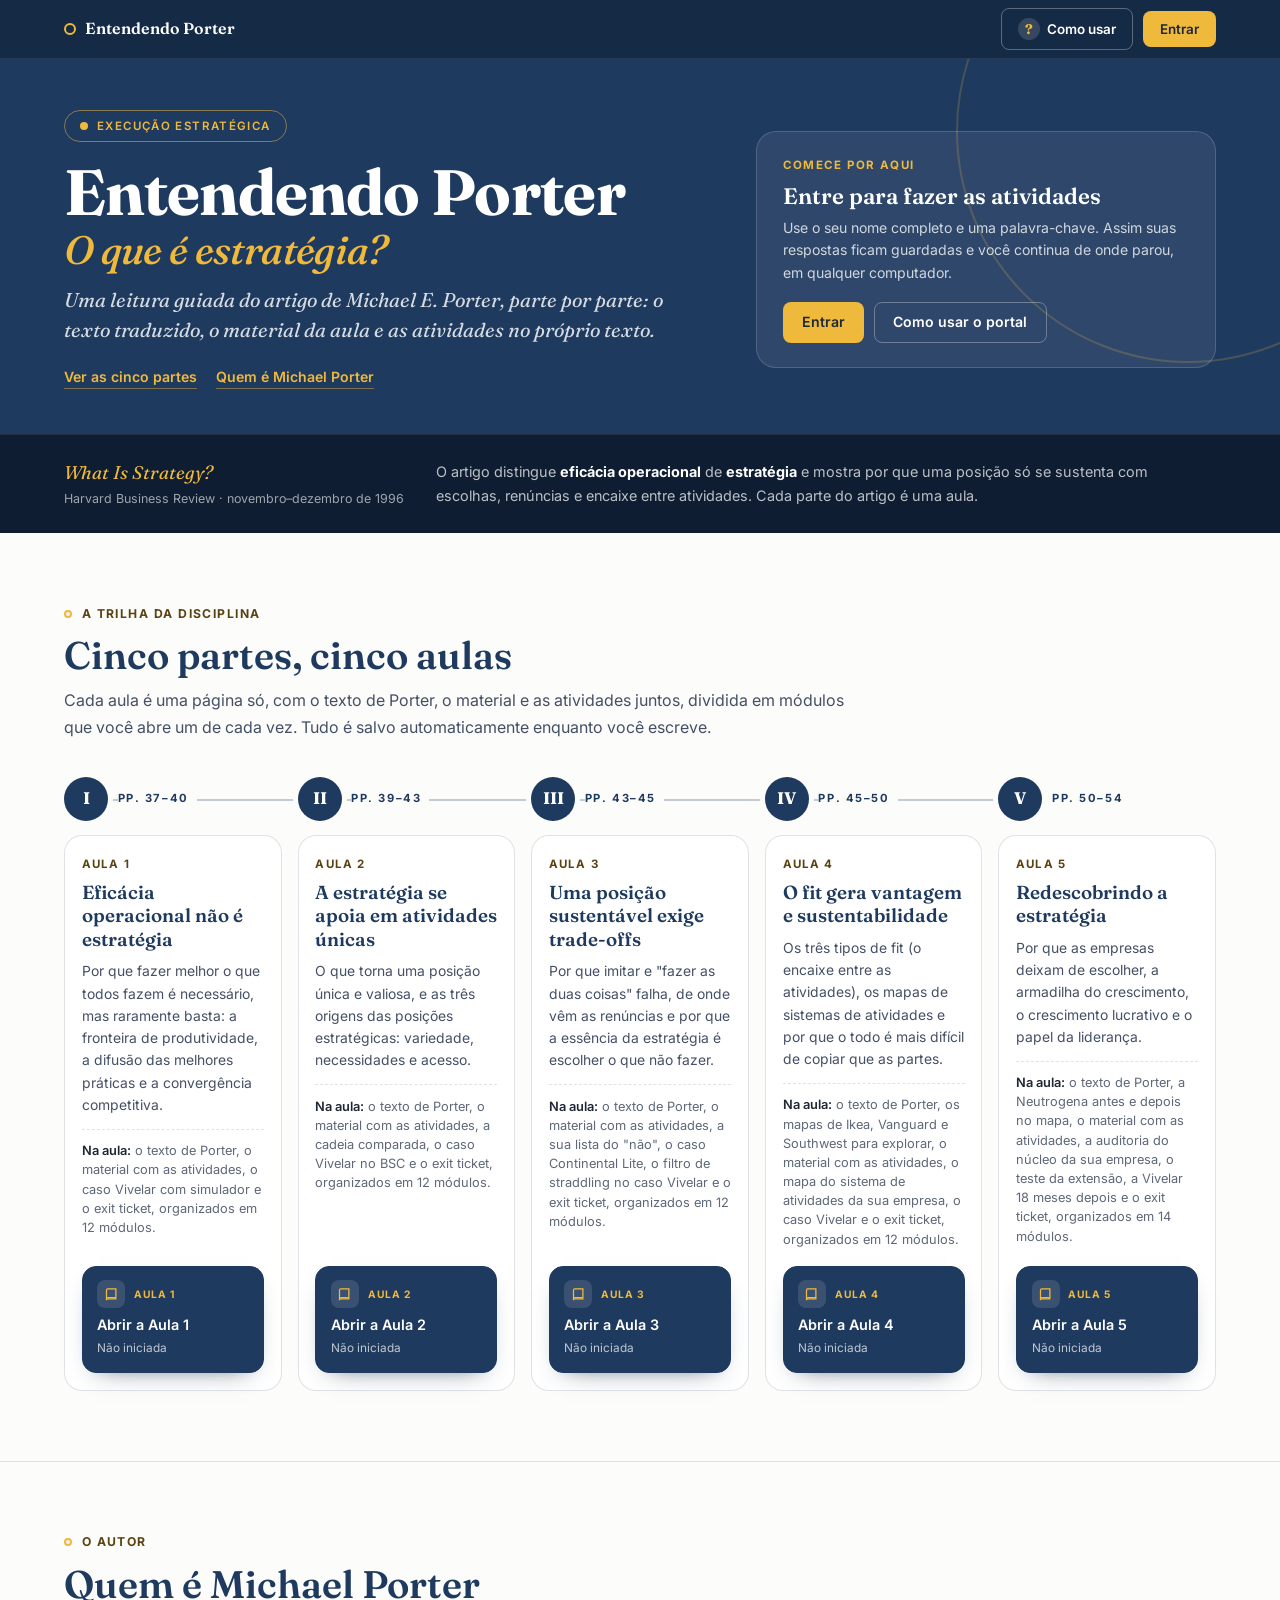
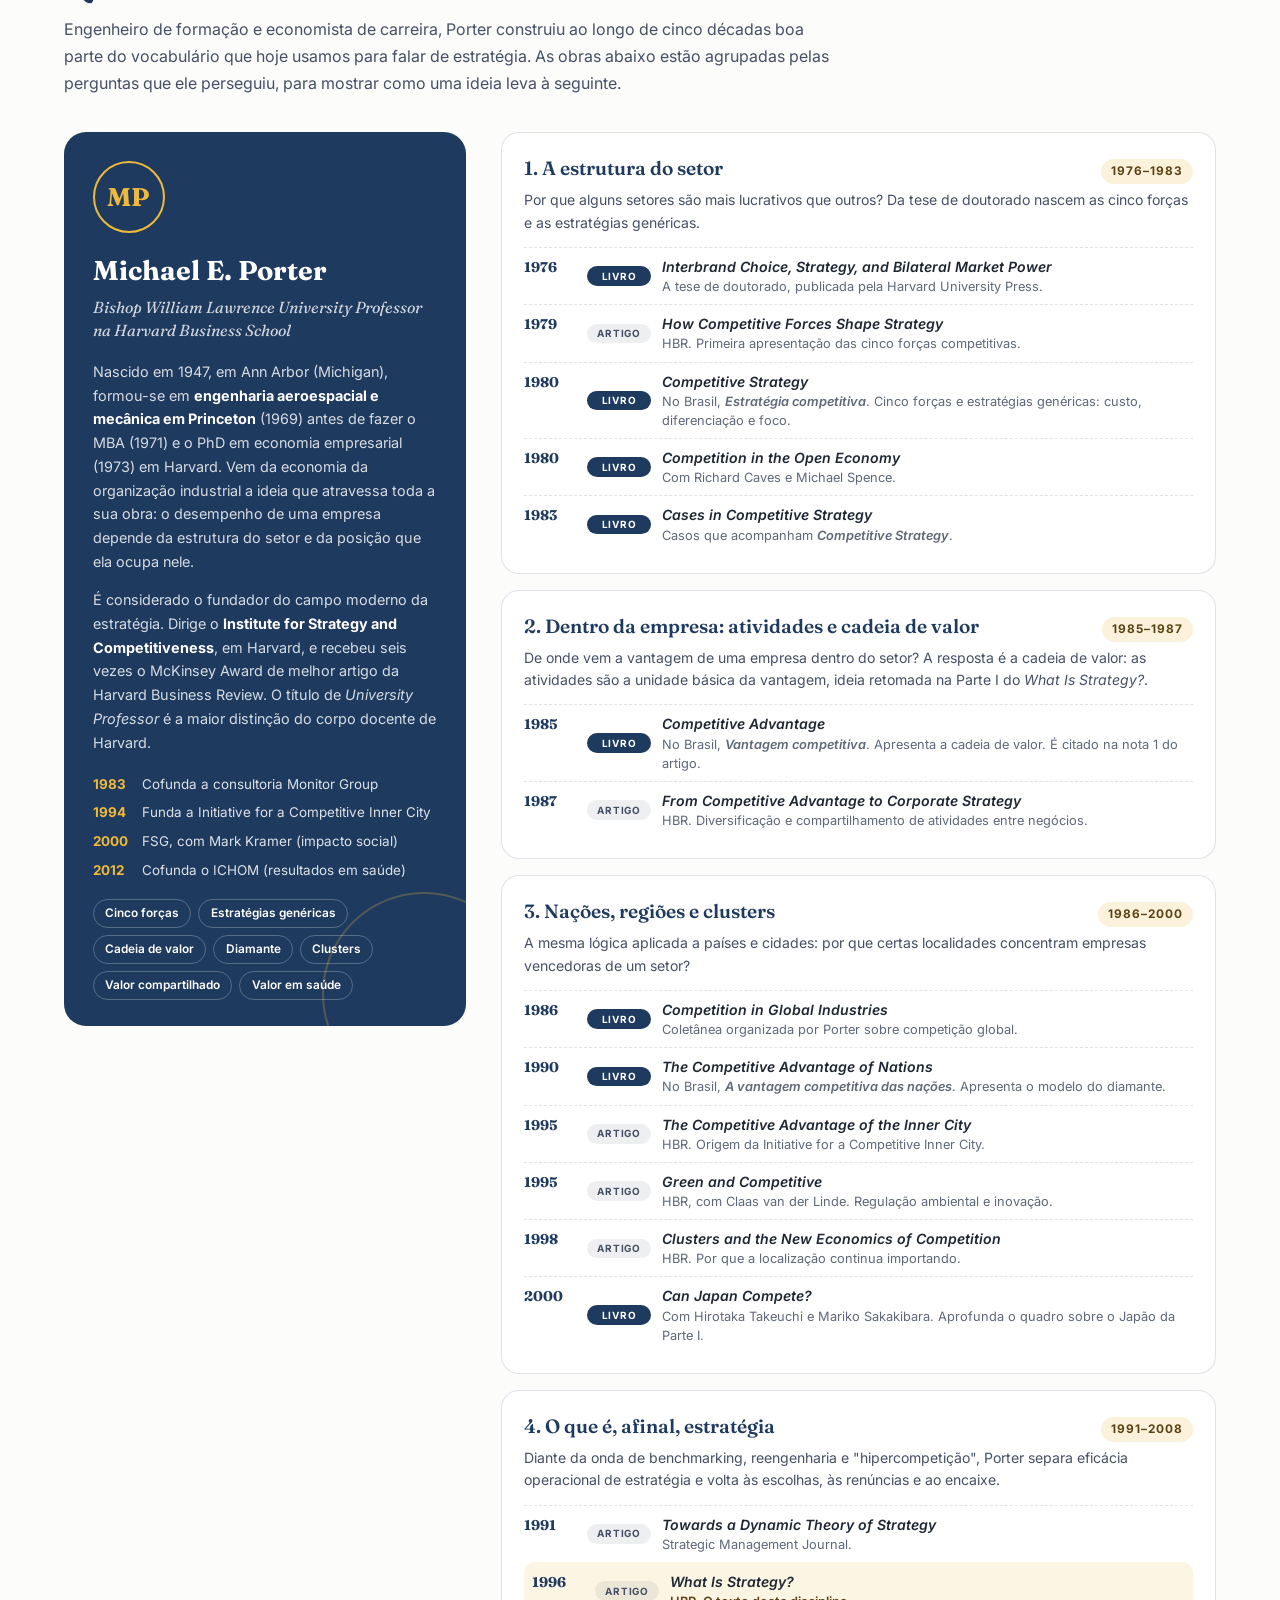
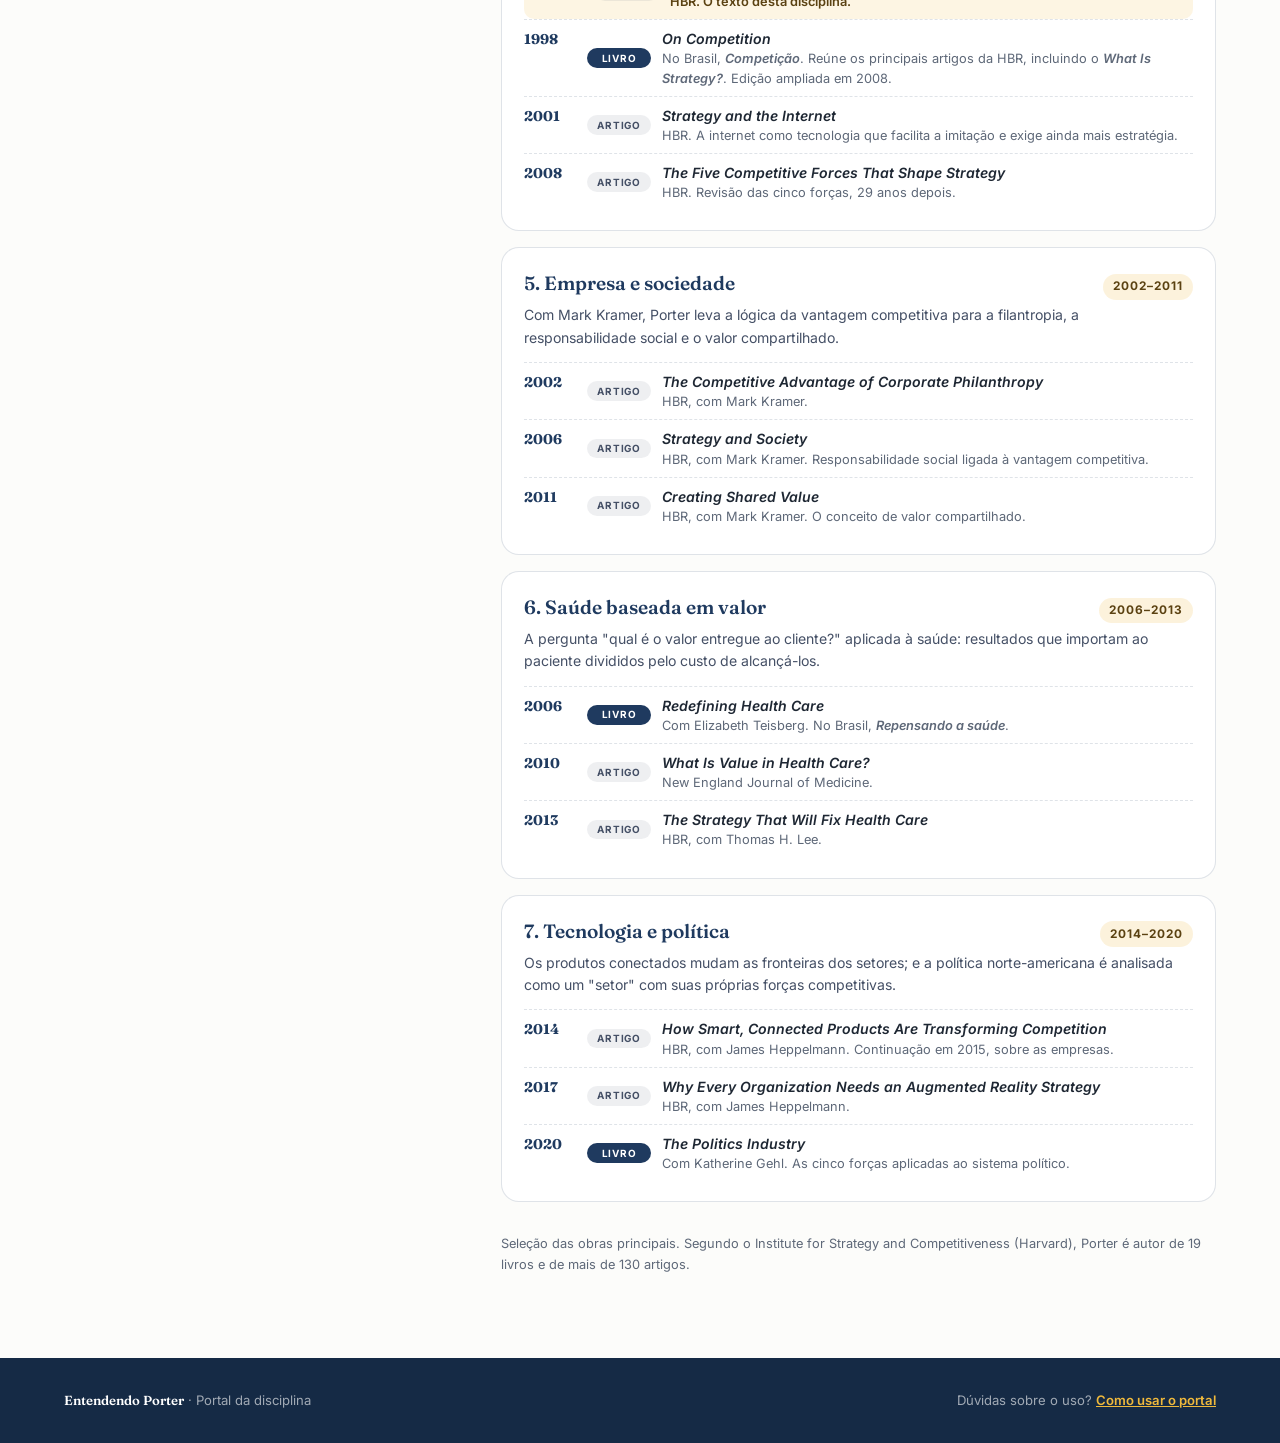
<file: index.html>
<!DOCTYPE html>
<html lang="pt-BR">
<head>
<meta charset="UTF-8">
<meta name="viewport" content="width=device-width, initial-scale=1.0">
<title>Entendendo Porter — O que é estratégia?</title>
<meta name="description" content="Leitura guiada do artigo What Is Strategy?, de Michael E. Porter (1996): tradução, material da aula e atividades, parte por parte.">
<link rel="preconnect" href="https://fonts.googleapis.com">
<link rel="preconnect" href="https://fonts.gstatic.com" crossorigin>
<link href="https://fonts.googleapis.com/css2?family=Fraunces:ital,opsz,wght@0,9..144,400;0,9..144,500;0,9..144,600;0,9..144,700;1,9..144,400;1,9..144,500&family=Inter:wght@400;500;600;700&display=swap" rel="stylesheet">
<link rel="stylesheet" href="assets/css/portal.css">
<style>
  :root {
    --roxo:#1F3A5F; --roxo-deep:#152A45; --roxo-noite:#0E1D31; --azul:#455066; --azul-tint:rgba(69,80,102,0.09);
    --papel:#FCFCFA; --papel-dim:#EFEEE7; --linha:rgba(31,58,95,0.14);
    --amarelo:#EFB93C; --amarelo-ink:#5B4212; --texto:#1E2733; --muted:#5E6878; --ok:#2f8f5f;
    --display:'Fraunces', Georgia, serif; --body:'Inter', -apple-system, sans-serif;
  }
  * { box-sizing:border-box; }
  html { scroll-behavior:smooth; -webkit-text-size-adjust:100%; scroll-padding-top:70px; }
  body { margin:0; font-family:var(--body); background:var(--papel); color:var(--texto); line-height:1.6; overflow-x:hidden; }
  a { color:inherit; }
  ::selection { background:var(--amarelo); color:var(--roxo-deep); }
  .wrap { max-width:var(--vd-largura); margin:0 auto; padding:0 1.5rem; }

  /* ================= PRIMEIRA DOBRA ================= */
  .hero { background:var(--roxo); color:#fff; position:relative; overflow:hidden; }
  .hero::before { content:''; position:absolute; right:-140px; top:-160px; width:460px; height:460px; border-radius:50%; border:2px solid rgba(239,185,60,0.2); }
  .hero-grid { display:grid; grid-template-columns:1.4fr 1fr; gap:3rem; align-items:center; padding-top:clamp(2.2rem,5vw,3.2rem); padding-bottom:clamp(2rem,4vw,2.8rem); position:relative; z-index:1; }
  .tag { display:inline-flex; align-items:center; gap:0.55rem; border:1px solid rgba(239,185,60,0.5); color:var(--amarelo); font-size:0.72rem; letter-spacing:0.12em; text-transform:uppercase; padding:0.35rem 0.95rem; border-radius:100px; font-weight:600; }
  .tag i { width:8px; height:8px; border-radius:50%; background:var(--amarelo); display:inline-block; }
  .hero h1 { font-family:var(--display); font-weight:700; font-size:clamp(2.5rem,5.4vw,4rem); line-height:1.02; margin:1.1rem 0 0.9rem; letter-spacing:-0.01em; }
  .hero h1 em { display:block; font-style:italic; font-weight:500; color:var(--amarelo); font-size:0.62em; margin-top:0.35rem; }
  .hero-sub { font-family:var(--display); font-style:italic; font-size:clamp(1.05rem,1.8vw,1.25rem); color:rgba(255,255,255,0.82); max-width:52ch; margin:0; line-height:1.5; }
  .hero-links { display:flex; gap:1.2rem; flex-wrap:wrap; margin-top:1.3rem; font-size:0.88rem; }
  .hero-links a { color:var(--amarelo); font-weight:600; text-decoration:none; border-bottom:1px solid rgba(239,185,60,0.45); }
  .hero-links a:hover { border-bottom-color:var(--amarelo); }

  .sessao-card { background:rgba(255,255,255,0.07); border:1px solid rgba(255,255,255,0.16); border-radius:20px; padding:1.5rem 1.6rem; }
  .sessao-card .eyebrow { font-size:0.72rem; font-weight:700; letter-spacing:0.12em; text-transform:uppercase; color:var(--amarelo); margin-bottom:0.5rem; }
  .sessao-card h2 { font-family:var(--display); font-weight:600; font-size:1.4rem; margin:0 0 0.45rem; line-height:1.2; }
  .sessao-card p { font-size:0.88rem; color:rgba(255,255,255,0.78); margin:0 0 1.1rem; line-height:1.6; }
  .sessao-card .vd-btn { padding:0.7rem 1.15rem; font-size:0.88rem; }
  .progresso { list-style:none; margin:0 0 1.1rem; padding:0; display:flex; flex-direction:column; gap:0.4rem; }
  .progresso li { display:flex; justify-content:space-between; gap:1rem; font-size:0.84rem; background:rgba(255,255,255,0.06); border-radius:10px; padding:0.5rem 0.8rem; }
  .progresso li span:last-child { color:rgba(255,255,255,0.7); white-space:nowrap; }
  .progresso li.feito span:last-child { color:#8fe0b6; }
  .sessao-acoes { display:flex; gap:0.6rem; flex-wrap:wrap; }

  /* faixa do artigo */
  .faixa { background:var(--roxo-noite); position:relative; z-index:1; padding:1.4rem 0 1.5rem; border-top:1px solid rgba(255,255,255,0.08); color:#fff; }
  .faixa-grid { display:grid; grid-template-columns:auto 1fr; gap:1rem 2rem; align-items:center; }
  .faixa-ref { font-family:var(--display); font-size:1.15rem; }
  .faixa-ref em { color:var(--amarelo); }
  .faixa-ref small { display:block; font-family:var(--body); font-size:0.78rem; color:rgba(255,255,255,0.6); margin-top:0.15rem; }
  .faixa p { margin:0; color:rgba(255,255,255,0.72); font-size:0.9rem; max-width:80ch; }

  /* ================= SEÇÕES ================= */
  section.bloco { padding:clamp(3rem,6vw,4.4rem) 0; }
  section.bloco + section.bloco { border-top:1px solid var(--linha); }
  .trilha-topo { display:flex; justify-content:space-between; align-items:flex-end; gap:1.5rem 3rem; flex-wrap:wrap; margin-bottom:2.2rem; }
  .eyebrow-sec { display:flex; align-items:center; gap:0.6rem; font-size:0.76rem; font-weight:700; letter-spacing:0.12em; text-transform:uppercase; color:var(--amarelo-ink); margin-bottom:0.7rem; }
  .eyebrow-sec i { width:8px; height:8px; border-radius:50%; border:2px solid var(--amarelo); display:inline-block; }
  h2.titulo-sec { font-family:var(--display); font-weight:600; font-size:clamp(1.8rem,3.6vw,2.4rem); color:var(--roxo); margin:0 0 0.6rem; line-height:1.12; }
  p.intro-sec { color:var(--azul); font-size:1rem; max-width:78ch; margin:0; line-height:1.7; }
  .legenda { display:flex; gap:0.7rem; flex-wrap:wrap; }
  .legenda span { display:inline-flex; align-items:center; gap:0.5rem; font-size:0.8rem; font-weight:600; color:var(--texto); border-radius:100px; padding:0.4rem 0.85rem 0.4rem 0.45rem; }
  .legenda .lg-leitura { background:#fff; border:1px solid var(--linha); }
  .legenda .lg-atividade { background:var(--roxo); color:#fff; }
  .legenda b { width:24px; height:24px; border-radius:50%; display:inline-flex; align-items:center; justify-content:center; }
  .legenda .lg-leitura b { background:var(--azul-tint); color:var(--azul); }
  .legenda .lg-atividade b { background:rgba(255,255,255,0.14); color:var(--amarelo); }

  .etapas { list-style:none; margin:0; padding:0; display:grid; grid-template-columns:repeat(5, minmax(0, 1fr)); gap:1rem; }
  .etapa { display:flex; flex-direction:column; min-width:0; }
  .marco { display:flex; align-items:center; gap:0.6rem; margin-bottom:0.9rem; position:relative; }
  .marco-n { width:44px; height:44px; border-radius:50%; background:var(--roxo); color:#fff; display:flex; align-items:center; justify-content:center; font-family:var(--display); font-weight:700; font-size:1.05rem; flex-shrink:0; position:relative; z-index:1; box-shadow:0 0 0 5px var(--papel); }
  .marco-fase { font-size:0.7rem; font-weight:700; letter-spacing:0.14em; text-transform:uppercase; color:var(--roxo); background:var(--papel); position:relative; z-index:1; padding-right:0.5rem; }
  .etapa:not(:last-child) .marco::after { content:''; position:absolute; left:44px; right:-1rem; top:50%; height:2px; background:var(--roxo); opacity:0.25; }
  .etapa.futura .marco-n { background:var(--papel-dim); color:var(--azul); border:2px dashed rgba(69,80,102,0.4); box-shadow:0 0 0 5px var(--papel); }
  .etapa.futura .marco-fase { color:var(--muted); }

  .etapa-card { flex:1; display:flex; flex-direction:column; background:#fff; border:1px solid var(--linha); border-radius:18px; padding:1.2rem 1.05rem 1.05rem; transition:border-color .2s, box-shadow .2s; }
  .etapa-card:hover { border-color:rgba(31,58,95,0.3); box-shadow:0 18px 40px -28px rgba(21,42,69,0.45); }
  .etapa.futura .etapa-card { background:transparent; border-style:dashed; }
  .etapa-aula { display:flex; justify-content:space-between; align-items:center; gap:0.5rem; font-size:0.72rem; font-weight:700; letter-spacing:0.1em; text-transform:uppercase; color:var(--amarelo-ink); }
  .badge-breve { font-size:0.64rem; letter-spacing:0.06em; padding:0.22rem 0.6rem; border-radius:100px; background:var(--papel-dim); color:var(--azul); }
  .etapa h3 { font-family:var(--display); font-weight:600; font-size:1.18rem; color:var(--roxo); margin:0.45rem 0 0.55rem; line-height:1.25; }
  .etapa p.desc { font-size:0.87rem; color:var(--azul); margin:0 0 0.8rem; line-height:1.6; }
  .etapa p.entrega { font-size:0.8rem; color:var(--muted); margin:0 0 1.1rem; line-height:1.5; padding-top:0.7rem; border-top:1px dashed var(--linha); }
  .etapa p.entrega strong { color:var(--texto); font-weight:600; }
  .recursos { margin-top:auto; display:flex; flex-direction:column; gap:0.6rem; }

  .rec { display:flex; flex-direction:column; gap:0.45rem; text-decoration:none; border-radius:14px; padding:0.8rem 0.9rem 0.85rem; transition:transform .15s, box-shadow .15s, background .15s, border-color .15s; }
  .rec:focus-visible { outline:3px solid var(--amarelo); outline-offset:2px; }
  .rec-cab { display:flex; align-items:center; gap:0.55rem; }
  .rec-ico { width:28px; height:28px; border-radius:8px; display:flex; align-items:center; justify-content:center; flex-shrink:0; }
  .rec-ico svg { width:15px; height:15px; }
  .rec-tipo { display:block; font-size:0.64rem; font-weight:700; letter-spacing:0.1em; text-transform:uppercase; }
  .rec-nome { display:block; font-weight:600; font-size:0.9rem; line-height:1.32; }
  .rec-status { display:block; font-size:0.74rem; margin-top:-0.15rem; }
  .rec-leitura { background:var(--papel); border:1.5px solid var(--linha); color:var(--texto); }
  .rec-leitura .rec-ico { background:var(--azul-tint); color:var(--azul); }
  .rec-leitura .rec-tipo { color:var(--azul); }
  .rec-leitura:hover { border-color:var(--azul); background:#fff; transform:translateY(-1px); }
  .rec-atividade { background:var(--roxo); border:1.5px solid var(--roxo); color:#fff; box-shadow:0 10px 24px -16px rgba(21,42,69,0.8); }
  .rec-atividade .rec-ico { background:rgba(255,255,255,0.12); color:var(--amarelo); }
  .rec-atividade .rec-tipo { color:var(--amarelo); }
  .rec-atividade .rec-status { color:rgba(255,255,255,0.72); }
  .rec-atividade .rec-status.feito { color:#8fe0b6; font-weight:600; }
  .rec-atividade:hover { background:var(--roxo-deep); transform:translateY(-1px); }

  /* ================= QUEM É MICHAEL PORTER ================= */
  .porter-grid { display:grid; grid-template-columns:minmax(0,0.9fr) minmax(0,1.6fr); gap:2.2rem; align-items:start; }
  .bio { background:var(--roxo); color:#fff; border-radius:22px; padding:1.8rem 1.8rem 1.6rem; position:sticky; top:80px; overflow:hidden; }
  .bio::after { content:''; position:absolute; bottom:-70px; right:-60px; width:200px; height:200px; border-radius:50%; border:2px solid rgba(239,185,60,0.25); }
  .bio-mono { width:72px; height:72px; border-radius:50%; border:2px solid var(--amarelo); color:var(--amarelo); display:flex; align-items:center; justify-content:center; font-family:var(--display); font-weight:700; font-size:1.6rem; margin-bottom:1rem; }
  .bio h3 { font-family:var(--display); font-weight:700; font-size:1.7rem; margin:0 0 0.2rem; }
  .bio .bio-cargo { font-family:var(--display); font-style:italic; color:rgba(255,255,255,0.8); margin:0 0 1.1rem; font-size:1rem; line-height:1.45; }
  .bio p { font-size:0.9rem; color:rgba(255,255,255,0.82); line-height:1.65; margin:0 0 0.9rem; }
  .bio p strong { color:#fff; }
  .bio dl { margin:1.2rem 0 0; display:grid; grid-template-columns:auto 1fr; gap:0.45rem 0.9rem; font-size:0.84rem; position:relative; z-index:1; }
  .bio dt { color:var(--amarelo); font-weight:700; white-space:nowrap; }
  .bio dd { margin:0; color:rgba(255,255,255,0.85); }
  .ideias { display:flex; flex-wrap:wrap; gap:0.45rem; margin-top:1.1rem; position:relative; z-index:1; }
  .ideias span { font-size:0.74rem; font-weight:600; border:1px solid rgba(255,255,255,0.25); border-radius:100px; padding:0.25rem 0.7rem; }
  .fases { display:flex; flex-direction:column; gap:1rem; }
  .fase { background:#fff; border:1px solid var(--linha); border-radius:18px; padding:1.25rem 1.35rem; }
  .fase-cab { display:flex; align-items:baseline; justify-content:space-between; gap:1rem; flex-wrap:wrap; margin-bottom:0.3rem; }
  .fase h3 { font-family:var(--display); font-weight:600; font-size:1.2rem; color:var(--roxo); margin:0; }
  .fase-anos { font-size:0.74rem; font-weight:700; letter-spacing:0.08em; color:var(--amarelo-ink); background:rgba(239,185,60,0.18); border-radius:100px; padding:0.2rem 0.65rem; white-space:nowrap; }
  .fase > p { font-size:0.88rem; color:var(--azul); margin:0 0 0.8rem; line-height:1.6; }
  .obras { list-style:none; margin:0; padding:0; display:flex; flex-direction:column; }
  .obras li { display:grid; grid-template-columns:52px 64px minmax(0,1fr); gap:0.7rem; align-items:baseline; padding:0.5rem 0; border-top:1px dashed var(--linha); font-size:0.88rem; color:var(--texto); line-height:1.5; }
  .obras .ano { font-family:var(--display); font-weight:700; color:var(--roxo); }
  .obras .tipo { font-size:0.62rem; font-weight:700; letter-spacing:0.08em; text-transform:uppercase; border-radius:100px; padding:0.15rem 0.5rem; text-align:center; align-self:center; }
  .obras .tipo.livro { background:var(--roxo); color:#fff; }
  .obras .tipo.artigo { background:var(--azul-tint); color:var(--azul); }
  .obras em { font-style:italic; font-weight:600; }
  .obras small { display:block; color:var(--muted); font-size:0.8rem; }
  .obras li.destaque { background:rgba(239,185,60,0.14); border-radius:10px; border-top-color:transparent; padding-left:0.5rem; padding-right:0.5rem; }
  .obras li.destaque small { color:var(--amarelo-ink); font-weight:600; }
  .nota-obras { font-size:0.8rem; color:var(--muted); margin-top:1rem; }

  footer { background:var(--roxo-deep); color:rgba(255,255,255,0.6); font-size:0.82rem; padding:2rem 0; }
  footer .wrap { display:flex; justify-content:space-between; gap:1rem; flex-wrap:wrap; align-items:center; }
  footer strong { color:#fff; font-family:var(--display); font-weight:600; }
  footer button { background:none; border:none; color:var(--amarelo); font:inherit; font-weight:600; cursor:pointer; padding:0; text-decoration:underline; }

  /* ================= RESPONSIVO ================= */
  @media (max-width:1100px) {
    .etapas { grid-template-columns:1fr; gap:1.2rem; position:relative; }
    .etapas::before { content:''; position:absolute; left:21px; top:22px; bottom:22px; width:2px; background:var(--roxo); opacity:0.2; }
    .etapa { display:grid; grid-template-columns:44px 1fr; gap:1rem; }
    .marco { flex-direction:column; margin:0; }
    .marco-fase { display:none; }
    .etapa:not(:last-child) .marco::after { display:none; }
    .etapa-card .etapa-aula::after { content:attr(data-fase); color:var(--muted); letter-spacing:0.12em; }
    .recursos { flex-direction:row; flex-wrap:wrap; }
    .rec { flex:1 1 220px; }
  }
  @media (max-width:880px) {
    .hero-grid, .porter-grid, .faixa-grid { grid-template-columns:1fr; gap:1.6rem; }
    .bio { position:static; }
  }
  @media (max-width:560px) {
    .wrap { padding-left:1rem; padding-right:1rem; }
    .etapas::before { left:17px; }
    .etapa { grid-template-columns:36px 1fr; gap:0.75rem; }
    .marco-n { width:36px; height:36px; font-size:0.9rem; box-shadow:0 0 0 4px var(--papel); }
    .etapa-card { padding:1.1rem 1rem; }
    .obras li { grid-template-columns:44px minmax(0,1fr); }
    .obras .tipo { grid-column:2; justify-self:start; }
    .obras li > span:last-child { grid-column:1 / -1; }
    .bio { padding:1.4rem 1.2rem; }
  }
  @media (prefers-reduced-motion: reduce) { .rec, .etapa-card { transition:none; } html { scroll-behavior:auto; } }
</style>
</head>
<body>

<header class="hero">
  <div class="wrap hero-grid">
    <div>
      <span class="tag"><i></i><span id="programa">Execução Estratégica</span></span>
      <h1>Entendendo Porter <em>O que é estratégia?</em></h1>
      <p class="hero-sub">Uma leitura guiada do artigo de Michael E. Porter, parte por parte: o texto traduzido, o material da aula e as atividades no próprio texto.</p>
      <div class="hero-links"><a href="#trilha">Ver as cinco partes</a><a href="#porter">Quem é Michael Porter</a></div>
    </div>
    <div class="sessao-card" id="sessaoCard" aria-live="polite"></div>
  </div>
  <div class="faixa">
    <div class="wrap faixa-grid">
      <div class="faixa-ref"><em>What Is Strategy?</em><small>Harvard Business Review · novembro–dezembro de 1996</small></div>
      <p>O artigo distingue <strong style="color:#fff">eficácia operacional</strong> de <strong style="color:#fff">estratégia</strong> e mostra por que uma posição só se sustenta com escolhas, renúncias e encaixe entre atividades. Cada parte do artigo é uma aula.</p>
    </div>
  </div>
</header>

<main>
  <section class="bloco" id="trilha">
    <div class="wrap">
      <div class="trilha-topo">
        <div>
          <div class="eyebrow-sec"><i></i>A trilha da disciplina</div>
          <h2 class="titulo-sec">Cinco partes, cinco aulas</h2>
          <p class="intro-sec">Cada aula é uma página só, com o texto de Porter, o material e as atividades juntos, dividida em módulos que você abre um de cada vez. Tudo é salvo automaticamente enquanto você escreve.</p>
        </div>
      </div>

      <ol class="etapas">
        <li class="etapa">
          <div class="marco"><span class="marco-n">I</span><span class="marco-fase">pp. 37–40</span></div>
          <article class="etapa-card">
            <div class="etapa-aula" data-fase=" · pp. 37–40">Aula 1</div>
            <h3>Eficácia operacional não é estratégia</h3>
            <p class="desc">Por que fazer melhor o que todos fazem é necessário, mas raramente basta: a fronteira de produtividade, a difusão das melhores práticas e a convergência competitiva.</p>
            <p class="entrega"><strong>Na aula:</strong> o texto de Porter, o material com as atividades, o caso Vivelar com simulador e o exit ticket, organizados em 12 módulos.</p>
            <div class="recursos">
              <a class="rec rec-atividade" href="partes/parte-1.html">
                <span class="rec-cab"><span class="rec-ico"><svg viewBox="0 0 24 24" fill="none" stroke="currentColor" stroke-width="2"><path d="M4 5a2 2 0 012-2h13v16H6a2 2 0 00-2 2V5z"/><path d="M4 19a2 2 0 012-2h13"/></svg></span><span class="rec-tipo">Aula 1</span></span><span class="rec-nome">Abrir a Aula 1</span><span class="rec-status" data-ferramenta="aula1">Não iniciada</span></a>
            </div>
          </article>
        </li>

        <li class="etapa">
          <div class="marco"><span class="marco-n">II</span><span class="marco-fase">pp. 39–43</span></div>
          <article class="etapa-card">
            <div class="etapa-aula" data-fase=" · pp. 39–43">Aula 2</div>
            <h3>A estratégia se apoia em atividades únicas</h3>
            <p class="desc">O que torna uma posição única e valiosa, e as três origens das posições estratégicas: variedade, necessidades e acesso.</p>
            <p class="entrega"><strong>Na aula:</strong> o texto de Porter, o material com as atividades, a cadeia comparada, o caso Vivelar no BSC e o exit ticket, organizados em 12 módulos.</p>
            <div class="recursos">
              <a class="rec rec-atividade" href="partes/parte-2.html">
                <span class="rec-cab"><span class="rec-ico"><svg viewBox="0 0 24 24" fill="none" stroke="currentColor" stroke-width="2"><path d="M4 5a2 2 0 012-2h13v16H6a2 2 0 00-2 2V5z"/><path d="M4 19a2 2 0 012-2h13"/></svg></span><span class="rec-tipo">Aula 2</span></span><span class="rec-nome">Abrir a Aula 2</span><span class="rec-status" data-ferramenta="aula2">Não iniciada</span></a>
            </div>
          </article>
        </li>

        <li class="etapa">
          <div class="marco"><span class="marco-n">III</span><span class="marco-fase">pp. 43–45</span></div>
          <article class="etapa-card">
            <div class="etapa-aula" data-fase=" · pp. 43–45">Aula 3</div>
            <h3>Uma posição sustentável exige trade-offs</h3>
            <p class="desc">Por que imitar e "fazer as duas coisas" falha, de onde vêm as renúncias e por que a essência da estratégia é escolher o que não fazer.</p>
            <p class="entrega"><strong>Na aula:</strong> o texto de Porter, o material com as atividades, a sua lista do "não", o caso Continental Lite, o filtro de straddling no caso Vivelar e o exit ticket, organizados em 12 módulos.</p>
            <div class="recursos">
              <a class="rec rec-atividade" href="partes/parte-3.html">
                <span class="rec-cab"><span class="rec-ico"><svg viewBox="0 0 24 24" fill="none" stroke="currentColor" stroke-width="2"><path d="M4 5a2 2 0 012-2h13v16H6a2 2 0 00-2 2V5z"/><path d="M4 19a2 2 0 012-2h13"/></svg></span><span class="rec-tipo">Aula 3</span></span><span class="rec-nome">Abrir a Aula 3</span><span class="rec-status" data-ferramenta="aula3">Não iniciada</span></a>
            </div>
          </article>
        </li>

        <li class="etapa">
          <div class="marco"><span class="marco-n">IV</span><span class="marco-fase">pp. 45–50</span></div>
          <article class="etapa-card">
            <div class="etapa-aula" data-fase=" · pp. 45–50">Aula 4</div>
            <h3>O fit gera vantagem e sustentabilidade</h3>
            <p class="desc">Os três tipos de fit (o encaixe entre as atividades), os mapas de sistemas de atividades e por que o todo é mais difícil de copiar que as partes.</p>
            <p class="entrega"><strong>Na aula:</strong> o texto de Porter, os mapas de Ikea, Vanguard e Southwest para explorar, o material com as atividades, o mapa do sistema de atividades da sua empresa, o caso Vivelar e o exit ticket, organizados em 12 módulos.</p>
            <div class="recursos">
              <a class="rec rec-atividade" href="partes/parte-4.html">
                <span class="rec-cab"><span class="rec-ico"><svg viewBox="0 0 24 24" fill="none" stroke="currentColor" stroke-width="2"><path d="M4 5a2 2 0 012-2h13v16H6a2 2 0 00-2 2V5z"/><path d="M4 19a2 2 0 012-2h13"/></svg></span><span class="rec-tipo">Aula 4</span></span><span class="rec-nome">Abrir a Aula 4</span><span class="rec-status" data-ferramenta="aula4">Não iniciada</span></a>
            </div>
          </article>
        </li>

        <li class="etapa">
          <div class="marco"><span class="marco-n">V</span><span class="marco-fase">pp. 50–54</span></div>
          <article class="etapa-card">
            <div class="etapa-aula" data-fase=" · pp. 50–54">Aula 5</div>
            <h3>Redescobrindo a estratégia</h3>
            <p class="desc">Por que as empresas deixam de escolher, a armadilha do crescimento, o crescimento lucrativo e o papel da liderança.</p>
            <p class="entrega"><strong>Na aula:</strong> o texto de Porter, a Neutrogena antes e depois no mapa, o material com as atividades, a auditoria do núcleo da sua empresa, o teste da extensão, a Vivelar 18 meses depois e o exit ticket, organizados em 14 módulos.</p>
            <div class="recursos">
              <a class="rec rec-atividade" href="partes/parte-5.html">
                <span class="rec-cab"><span class="rec-ico"><svg viewBox="0 0 24 24" fill="none" stroke="currentColor" stroke-width="2"><path d="M4 5a2 2 0 012-2h13v16H6a2 2 0 00-2 2V5z"/><path d="M4 19a2 2 0 012-2h13"/></svg></span><span class="rec-tipo">Aula 5</span></span><span class="rec-nome">Abrir a Aula 5</span><span class="rec-status" data-ferramenta="aula5">Não iniciada</span></a>
            </div>
          </article>
        </li>
      </ol>
    </div>
  </section>

  <section class="bloco" id="porter">
    <div class="wrap">
      <div class="trilha-topo">
        <div>
          <div class="eyebrow-sec"><i></i>O autor</div>
          <h2 class="titulo-sec">Quem é Michael Porter</h2>
          <p class="intro-sec">Engenheiro de formação e economista de carreira, Porter construiu ao longo de cinco décadas boa parte do vocabulário que hoje usamos para falar de estratégia. As obras abaixo estão agrupadas pelas perguntas que ele perseguiu, para mostrar como uma ideia leva à seguinte.</p>
        </div>
      </div>

      <div class="porter-grid">
        <aside class="bio">
          <div class="bio-mono" aria-hidden="true">MP</div>
          <h3>Michael E. Porter</h3>
          <p class="bio-cargo">Bishop William Lawrence University Professor na Harvard Business School</p>
          <p>Nascido em 1947, em Ann Arbor (Michigan), formou-se em <strong>engenharia aeroespacial e mecânica em Princeton</strong> (1969) antes de fazer o MBA (1971) e o PhD em economia empresarial (1973) em Harvard. Vem da economia da organização industrial a ideia que atravessa toda a sua obra: o desempenho de uma empresa depende da estrutura do setor e da posição que ela ocupa nele.</p>
          <p>É considerado o fundador do campo moderno da estratégia. Dirige o <strong>Institute for Strategy and Competitiveness</strong>, em Harvard, e recebeu seis vezes o McKinsey Award de melhor artigo da Harvard Business Review. O título de <em>University Professor</em> é a maior distinção do corpo docente de Harvard.</p>
          <dl>
            <dt>1983</dt><dd>Cofunda a consultoria Monitor Group</dd>
            <dt>1994</dt><dd>Funda a Initiative for a Competitive Inner City</dd>
            <dt>2000</dt><dd>FSG, com Mark Kramer (impacto social)</dd>
            <dt>2012</dt><dd>Cofunda o ICHOM (resultados em saúde)</dd>
          </dl>
          <div class="ideias" aria-label="Ideias associadas a Porter">
            <span>Cinco forças</span><span>Estratégias genéricas</span><span>Cadeia de valor</span><span>Diamante</span><span>Clusters</span><span>Valor compartilhado</span><span>Valor em saúde</span>
          </div>
        </aside>

        <div class="fases">
          <article class="fase">
            <div class="fase-cab"><h3>1. A estrutura do setor</h3><span class="fase-anos">1976–1983</span></div>
            <p>Por que alguns setores são mais lucrativos que outros? Da tese de doutorado nascem as cinco forças e as estratégias genéricas.</p>
            <ul class="obras">
              <li><span class="ano">1976</span><span class="tipo livro">Livro</span><span><em>Interbrand Choice, Strategy, and Bilateral Market Power</em><small>A tese de doutorado, publicada pela Harvard University Press.</small></span></li>
              <li><span class="ano">1979</span><span class="tipo artigo">Artigo</span><span><em>How Competitive Forces Shape Strategy</em><small>HBR. Primeira apresentação das cinco forças competitivas.</small></span></li>
              <li><span class="ano">1980</span><span class="tipo livro">Livro</span><span><em>Competitive Strategy</em><small>No Brasil, <em>Estratégia competitiva</em>. Cinco forças e estratégias genéricas: custo, diferenciação e foco.</small></span></li>
              <li><span class="ano">1980</span><span class="tipo livro">Livro</span><span><em>Competition in the Open Economy</em><small>Com Richard Caves e Michael Spence.</small></span></li>
              <li><span class="ano">1983</span><span class="tipo livro">Livro</span><span><em>Cases in Competitive Strategy</em><small>Casos que acompanham <em>Competitive Strategy</em>.</small></span></li>
            </ul>
          </article>

          <article class="fase">
            <div class="fase-cab"><h3>2. Dentro da empresa: atividades e cadeia de valor</h3><span class="fase-anos">1985–1987</span></div>
            <p>De onde vem a vantagem de uma empresa dentro do setor? A resposta é a cadeia de valor: as atividades são a unidade básica da vantagem, ideia retomada na Parte I do <em>What Is Strategy?</em>.</p>
            <ul class="obras">
              <li><span class="ano">1985</span><span class="tipo livro">Livro</span><span><em>Competitive Advantage</em><small>No Brasil, <em>Vantagem competitiva</em>. Apresenta a cadeia de valor. É citado na nota 1 do artigo.</small></span></li>
              <li><span class="ano">1987</span><span class="tipo artigo">Artigo</span><span><em>From Competitive Advantage to Corporate Strategy</em><small>HBR. Diversificação e compartilhamento de atividades entre negócios.</small></span></li>
            </ul>
          </article>

          <article class="fase">
            <div class="fase-cab"><h3>3. Nações, regiões e clusters</h3><span class="fase-anos">1986–2000</span></div>
            <p>A mesma lógica aplicada a países e cidades: por que certas localidades concentram empresas vencedoras de um setor?</p>
            <ul class="obras">
              <li><span class="ano">1986</span><span class="tipo livro">Livro</span><span><em>Competition in Global Industries</em><small>Coletânea organizada por Porter sobre competição global.</small></span></li>
              <li><span class="ano">1990</span><span class="tipo livro">Livro</span><span><em>The Competitive Advantage of Nations</em><small>No Brasil, <em>A vantagem competitiva das nações</em>. Apresenta o modelo do diamante.</small></span></li>
              <li><span class="ano">1995</span><span class="tipo artigo">Artigo</span><span><em>The Competitive Advantage of the Inner City</em><small>HBR. Origem da Initiative for a Competitive Inner City.</small></span></li>
              <li><span class="ano">1995</span><span class="tipo artigo">Artigo</span><span><em>Green and Competitive</em><small>HBR, com Claas van der Linde. Regulação ambiental e inovação.</small></span></li>
              <li><span class="ano">1998</span><span class="tipo artigo">Artigo</span><span><em>Clusters and the New Economics of Competition</em><small>HBR. Por que a localização continua importando.</small></span></li>
              <li><span class="ano">2000</span><span class="tipo livro">Livro</span><span><em>Can Japan Compete?</em><small>Com Hirotaka Takeuchi e Mariko Sakakibara. Aprofunda o quadro sobre o Japão da Parte I.</small></span></li>
            </ul>
          </article>

          <article class="fase">
            <div class="fase-cab"><h3>4. O que é, afinal, estratégia</h3><span class="fase-anos">1991–2008</span></div>
            <p>Diante da onda de benchmarking, reengenharia e "hipercompetição", Porter separa eficácia operacional de estratégia e volta às escolhas, às renúncias e ao encaixe.</p>
            <ul class="obras">
              <li><span class="ano">1991</span><span class="tipo artigo">Artigo</span><span><em>Towards a Dynamic Theory of Strategy</em><small>Strategic Management Journal.</small></span></li>
              <li class="destaque"><span class="ano">1996</span><span class="tipo artigo">Artigo</span><span><em>What Is Strategy?</em><small>HBR. O texto desta disciplina.</small></span></li>
              <li><span class="ano">1998</span><span class="tipo livro">Livro</span><span><em>On Competition</em><small>No Brasil, <em>Competição</em>. Reúne os principais artigos da HBR, incluindo o <em>What Is Strategy?</em>. Edição ampliada em 2008.</small></span></li>
              <li><span class="ano">2001</span><span class="tipo artigo">Artigo</span><span><em>Strategy and the Internet</em><small>HBR. A internet como tecnologia que facilita a imitação e exige ainda mais estratégia.</small></span></li>
              <li><span class="ano">2008</span><span class="tipo artigo">Artigo</span><span><em>The Five Competitive Forces That Shape Strategy</em><small>HBR. Revisão das cinco forças, 29 anos depois.</small></span></li>
            </ul>
          </article>

          <article class="fase">
            <div class="fase-cab"><h3>5. Empresa e sociedade</h3><span class="fase-anos">2002–2011</span></div>
            <p>Com Mark Kramer, Porter leva a lógica da vantagem competitiva para a filantropia, a responsabilidade social e o valor compartilhado.</p>
            <ul class="obras">
              <li><span class="ano">2002</span><span class="tipo artigo">Artigo</span><span><em>The Competitive Advantage of Corporate Philanthropy</em><small>HBR, com Mark Kramer.</small></span></li>
              <li><span class="ano">2006</span><span class="tipo artigo">Artigo</span><span><em>Strategy and Society</em><small>HBR, com Mark Kramer. Responsabilidade social ligada à vantagem competitiva.</small></span></li>
              <li><span class="ano">2011</span><span class="tipo artigo">Artigo</span><span><em>Creating Shared Value</em><small>HBR, com Mark Kramer. O conceito de valor compartilhado.</small></span></li>
            </ul>
          </article>

          <article class="fase">
            <div class="fase-cab"><h3>6. Saúde baseada em valor</h3><span class="fase-anos">2006–2013</span></div>
            <p>A pergunta "qual é o valor entregue ao cliente?" aplicada à saúde: resultados que importam ao paciente divididos pelo custo de alcançá-los.</p>
            <ul class="obras">
              <li><span class="ano">2006</span><span class="tipo livro">Livro</span><span><em>Redefining Health Care</em><small>Com Elizabeth Teisberg. No Brasil, <em>Repensando a saúde</em>.</small></span></li>
              <li><span class="ano">2010</span><span class="tipo artigo">Artigo</span><span><em>What Is Value in Health Care?</em><small>New England Journal of Medicine.</small></span></li>
              <li><span class="ano">2013</span><span class="tipo artigo">Artigo</span><span><em>The Strategy That Will Fix Health Care</em><small>HBR, com Thomas H. Lee.</small></span></li>
            </ul>
          </article>

          <article class="fase">
            <div class="fase-cab"><h3>7. Tecnologia e política</h3><span class="fase-anos">2014–2020</span></div>
            <p>Os produtos conectados mudam as fronteiras dos setores; e a política norte-americana é analisada como um "setor" com suas próprias forças competitivas.</p>
            <ul class="obras">
              <li><span class="ano">2014</span><span class="tipo artigo">Artigo</span><span><em>How Smart, Connected Products Are Transforming Competition</em><small>HBR, com James Heppelmann. Continuação em 2015, sobre as empresas.</small></span></li>
              <li><span class="ano">2017</span><span class="tipo artigo">Artigo</span><span><em>Why Every Organization Needs an Augmented Reality Strategy</em><small>HBR, com James Heppelmann.</small></span></li>
              <li><span class="ano">2020</span><span class="tipo livro">Livro</span><span><em>The Politics Industry</em><small>Com Katherine Gehl. As cinco forças aplicadas ao sistema político.</small></span></li>
            </ul>
          </article>
          <p class="nota-obras">Seleção das obras principais. Segundo o Institute for Strategy and Competitiveness (Harvard), Porter é autor de 19 livros e de mais de 130 artigos.</p>
        </div>
      </div>
    </div>
  </section>
</main>

<footer>
  <div class="wrap">
    <span><strong id="rodapeNome">Entendendo Porter</strong> · Portal da disciplina</span>
    <span>Dúvidas sobre o uso? <button type="button" id="rodapeAjuda">Como usar o portal</button></span>
  </div>
</footer>

<script src="assets/js/config.js"></script>
<script src="assets/js/portal.js"></script>
<script>
(function () {
  var C = window.VD_CONFIG || {};
  if (C.PROGRAMA) document.getElementById('programa').textContent = C.PROGRAMA;
  if (C.NOME_DISCIPLINA) { document.getElementById('rodapeNome').textContent = C.NOME_DISCIPLINA; }

  VD.iniciarPagina();
  document.getElementById('rodapeAjuda').onclick = function () { VD.abrirInstrucoes(); };
  if (location.hash === '#ajuda') VD.abrirInstrucoes();

  var esc = VD.esc;
  var ATIVIDADES = [
    { id: 'aula1', nome: 'Aula 1 · Parte I', url: 'partes/parte-1.html' },
    { id: 'aula2', nome: 'Aula 2 · Parte II', url: 'partes/parte-2.html' },
    { id: 'aula3', nome: 'Aula 3 · Parte III', url: 'partes/parte-3.html' },
    { id: 'aula4', nome: 'Aula 4 · Parte IV', url: 'partes/parte-4.html' },
    { id: 'aula5', nome: 'Aula 5 · Parte V', url: 'partes/parte-5.html' }
  ];

  function rotulo(reg) {
    if (!reg) return null;
    if (VD.emPlanilha() && reg.pendente) return 'Alterações ainda não enviadas';
    return 'Salva ' + VD.fmtHora(reg.base || reg.atualizado);
  }

  function render() {
    var s = VD.sessao();
    var card = document.getElementById('sessaoCard');
    if (!s) {
      card.innerHTML =
        '<div class="eyebrow">Comece por aqui</div>' +
        '<h2>Entre para fazer as atividades</h2>' +
        '<p>Use o seu nome completo e uma palavra-chave. Assim suas respostas ficam guardadas e você continua de onde parou, em qualquer computador.</p>' +
        '<div class="sessao-acoes"><button type="button" class="vd-btn vd-btn-amarelo" id="btnEntrar">Entrar</button>' +
        '<button type="button" class="vd-btn vd-btn-claro" id="btnGuia">Como usar o portal</button></div>';
      document.getElementById('btnEntrar').onclick = function () { VD.abrirLogin(); };
      document.getElementById('btnGuia').onclick = function () { VD.abrirInstrucoes(); };
    } else {
      card.innerHTML =
        '<div class="eyebrow">' + (s.turma ? esc(s.turma) : 'Sua área') + '</div>' +
        '<h2>Olá, ' + esc(s.nome) + '</h2>' +
        '<p>' + (VD.emPlanilha() ? 'Suas respostas estão sendo salvas na planilha da turma.' : 'Modo local: suas respostas ficam salvas neste navegador.') + '</p>' +
        '<ul class="progresso">' + ATIVIDADES.map(function (a) {
          var r = rotulo(VD.registro(a.id));
          return '<li class="' + (r ? 'feito' : '') + '"><span>' + esc(a.nome) + '</span><span>' + (r ? esc(r) : 'Não iniciada') + '</span></li>';
        }).join('') + '</ul>' +
        '<div class="sessao-acoes"><a class="vd-btn vd-btn-amarelo" href="' + proxima() + '">Continuar</a>' +
        '<button type="button" class="vd-btn vd-btn-claro" id="btnSair">Trocar de estudante</button></div>';
      document.getElementById('btnSair').onclick = function () { VD.sair(); };
    }

    document.querySelectorAll('[data-ferramenta]').forEach(function (el) {
      var r = rotulo(VD.registro(el.dataset.ferramenta));
      el.classList.toggle('feito', !!r);
      el.textContent = r ? '✓ ' + r : 'Não iniciada';
    });
  }

  function proxima() {
    for (var i = 0; i < ATIVIDADES.length; i++) if (!VD.registro(ATIVIDADES[i].id)) return ATIVIDADES[i].url;
    return ATIVIDADES[ATIVIDADES.length - 1].url;
  }

  VD.onSessao(render);
  render();
})();
</script>
</body>
</html>
</file>
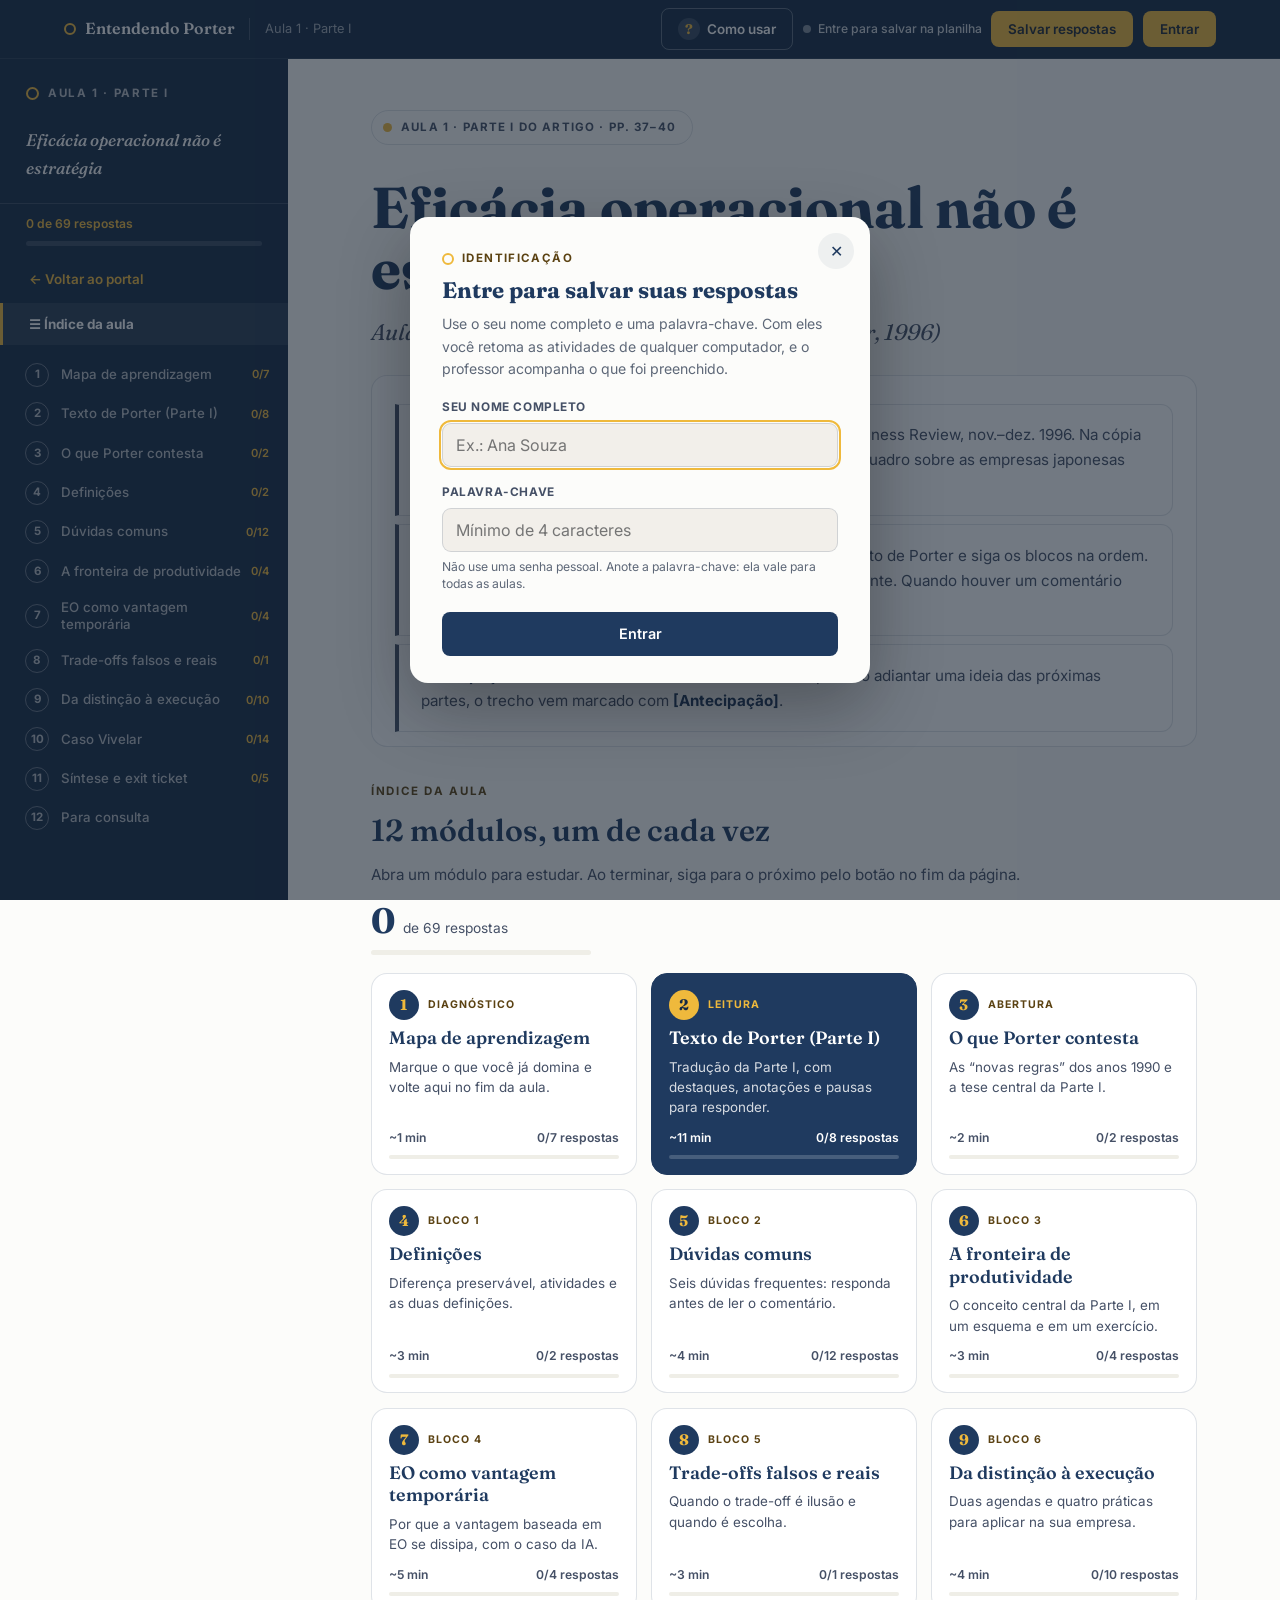
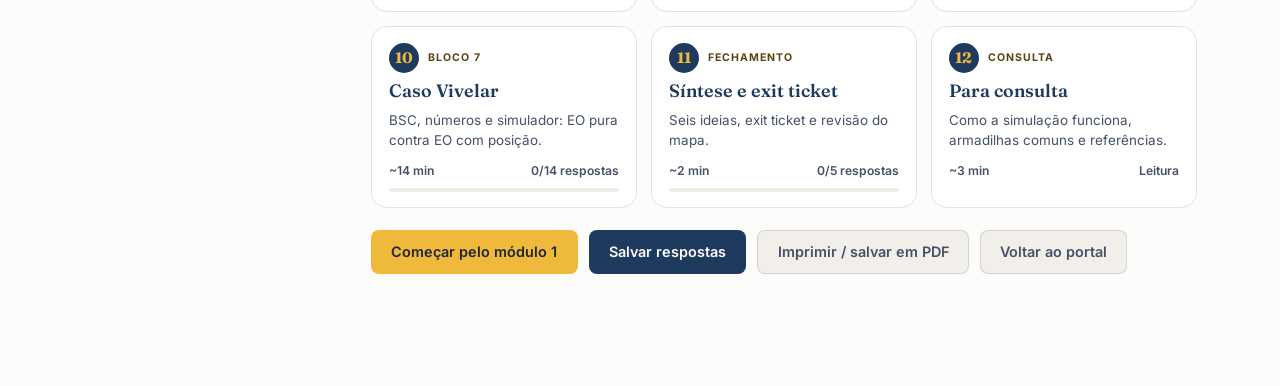
<file: partes/parte-1.html>
<!DOCTYPE html>
<html lang="pt-BR">
<head>
<meta charset="UTF-8">
<meta name="viewport" content="width=device-width, initial-scale=1.0">
<title>Parte I · Eficácia operacional não é estratégia — O que é estratégia?</title>
<!-- Página gerada por ferramentas/gerar_parte.py. Não edite à mão: edite as fontes e rode o gerador. -->
<link rel="preconnect" href="https://fonts.googleapis.com">
<link rel="preconnect" href="https://fonts.gstatic.com" crossorigin>
<link href="https://fonts.googleapis.com/css2?family=Fraunces:ital,opsz,wght@0,9..144,400;0,9..144,500;0,9..144,600;0,9..144,700;1,9..144,400;1,9..144,500&family=Inter:wght@400;500;600;700&display=swap" rel="stylesheet">
<link rel="stylesheet" href="../assets/css/portal.css">
<link rel="stylesheet" href="../assets/css/leitura.css">
<link rel="stylesheet" href="../assets/css/parte.css">
</head>
<body data-chave="parte-1" class="pagina-parte">

<div id="progress-bar"></div>
<button id="sidebar-toggle" aria-label="Abrir sumário"><span></span><span></span><span></span></button>
<div id="overlay"></div>

<nav id="sidebar" aria-label="Módulos da aula">
  <div class="sidebar-badge"><span class="dot"></span><span>Aula 1 · Parte I</span></div>
  <div class="sidebar-title">Eficácia operacional não é estratégia</div>
  <div class="sidebar-progresso" aria-live="polite"><span class="sp-txt">0 respostas</span><span class="sp-barra"><i></i></span></div>
  <a class="nav-item nav-voltar" href="../index.html">← Voltar ao portal</a>
  <a class="nav-indice" href="#indice">☰ Índice da aula</a>
  <a class="nav-mod" href="#m-mapa-de-aprendizagem" data-mod="m-mapa-de-aprendizagem"><span class="nm-n">1</span><span class="nm-t">Mapa de aprendizagem</span><span class="nm-p"></span></a>
  <a class="nav-mod" href="#m-texto-de-porter" data-mod="m-texto-de-porter"><span class="nm-n">2</span><span class="nm-t">Texto de Porter (Parte I)</span><span class="nm-p"></span></a><div class="nav-subs" data-subs="m-texto-de-porter"><a class="nav-sub" href="#i-eficacia-operacional-nao-e-estrategia">I. Eficácia operacional não é estratégia</a><a class="nav-sub" href="#eficacia-operacional-necessaria-mas-nao-suficiente">Eficácia operacional: necessária, mas não suficiente</a><a class="nav-sub" href="#figura-fronteira">Figura: a fronteira</a><a class="nav-sub" href="#quadro-japao">Quadro: As empresas japonesas raramente têm estratégias</a></div>
  <a class="nav-mod" href="#m-abertura-o-que-porter-esta-contestando" data-mod="m-abertura-o-que-porter-esta-contestando"><span class="nm-n">3</span><span class="nm-t">O que Porter contesta</span><span class="nm-p"></span></a><div class="nav-subs" data-subs="m-abertura-o-que-porter-esta-contestando"><a class="nav-sub" href="#as-novas-regras-dos-anos-1990">As &quot;novas regras&quot; dos anos 1990</a><a class="nav-sub" href="#a-tese-central">A tese central</a><a class="nav-sub" href="#uma-provocacao-para-comecar">Uma provocação para começar</a></div>
  <a class="nav-mod" href="#m-bloco-1-definicoes" data-mod="m-bloco-1-definicoes"><span class="nm-n">4</span><span class="nm-t">Definições</span><span class="nm-p"></span></a><div class="nav-subs" data-subs="m-bloco-1-definicoes"><a class="nav-sub" href="#1-1-a-premissa-uma-diferenca-que-se-consegue-preservar">1.1 A premissa: uma diferença que se consegue preservar</a><a class="nav-sub" href="#1-2-a-unidade-basica-atividades">1.2 A unidade básica: atividades</a><a class="nav-sub" href="#1-3-as-duas-definicoes">1.3 As duas definições</a><a class="nav-sub" href="#pergunta-de-checagem">Pergunta de checagem</a></div>
  <a class="nav-mod" href="#m-bloco-2-duvidas-comuns" data-mod="m-bloco-2-duvidas-comuns"><span class="nm-n">5</span><span class="nm-t">Dúvidas comuns</span><span class="nm-p"></span></a><div class="nav-subs" data-subs="m-bloco-2-duvidas-comuns"><a class="nav-sub" href="#duvida-1-para-fazer-melhor-eu-nao-preciso-fazer-diferent">Dúvida 1: &quot;Para fazer melhor, eu não preciso fazer diferente?&quot;</a><a class="nav-sub" href="#duvida-2-se-eo-nao-e-estrategia-ela-e-menos-importante">Dúvida 2: &quot;Se EO não é estratégia, ela é menos importante?&quot;</a><a class="nav-sub" href="#duvida-3-entao-benchmarking-e-terceirizacao-sao-ruins">Dúvida 3: &quot;Então benchmarking e terceirização são ruins?&quot;</a><a class="nav-sub" href="#duvida-4-desconto-e-verba-promocional-sao-eo">Dúvida 4: &quot;Desconto e verba promocional são EO?&quot;</a><a class="nav-sub" href="#duvida-5-fusoes-e-consolidacao-sao-sinal-de-estrategia">Dúvida 5: &quot;Fusões e consolidação são sinal de estratégia?&quot;</a><a class="nav-sub" href="#duvida-6-o-quadro-sobre-o-japao-ainda-vale">Dúvida 6: &quot;O quadro sobre o Japão ainda vale?&quot;</a></div>
  <a class="nav-mod" href="#m-bloco-3-a-fronteira-de-produtividade" data-mod="m-bloco-3-a-fronteira-de-produtividade"><span class="nm-n">6</span><span class="nm-t">A fronteira de produtividade</span><span class="nm-p"></span></a><div class="nav-subs" data-subs="m-bloco-3-a-fronteira-de-produtividade"><a class="nav-sub" href="#3-1-o-conceito">3.1 O conceito</a><a class="nav-sub" href="#3-2-a-fronteira-em-um-esquema">3.2 A fronteira em um esquema</a><a class="nav-sub" href="#3-3-cinco-regras-para-usar-bem-a-fronteira">3.3 Cinco regras para usar bem a fronteira</a><a class="nav-sub" href="#3-4-duas-leituras-erradas">3.4 Duas leituras erradas</a><a class="nav-sub" href="#3-5-exercicio-posicione-tres-empresas">3.5 Exercício: posicione três empresas</a></div>
  <a class="nav-mod" href="#m-bloco-4-eo-como-vantagem-temporaria-o-caso-da-ia" data-mod="m-bloco-4-eo-como-vantagem-temporaria-o-caso-da-ia"><span class="nm-n">7</span><span class="nm-t">EO como vantagem temporária</span><span class="nm-p"></span></a><div class="nav-subs" data-subs="m-bloco-4-eo-como-vantagem-temporaria-o-caso-da-ia"><a class="nav-sub" href="#4-1-o-que-porter-concede-e-o-que-ele-nega">4.1 O que Porter concede e o que ele nega</a><a class="nav-sub" href="#4-2-os-dois-mecanismos-da-dissipacao">4.2 Os dois mecanismos da dissipação</a><a class="nav-sub" href="#4-3-o-caso-da-ia-em-anuncios-e-criativos">4.3 O caso da IA em anúncios e criativos</a><a class="nav-sub" href="#4-4-quando-a-vantagem-de-eo-dura-mais">4.4 Quando a vantagem de EO dura mais</a><a class="nav-sub" href="#4-5-pergunta-para-debate">4.5 Pergunta para debate</a></div>
  <a class="nav-mod" href="#m-bloco-5-trade-offs-falsos-e-reais" data-mod="m-bloco-5-trade-offs-falsos-e-reais"><span class="nm-n">8</span><span class="nm-t">Trade-offs falsos e reais</span><span class="nm-p"></span></a><div class="nav-subs" data-subs="m-bloco-5-trade-offs-falsos-e-reais"><a class="nav-sub" href="#5-1-o-que-a-parte-i-ja-diz">5.1 O que a Parte I já diz</a><a class="nav-sub" href="#5-2-a-distincao">5.2 A distinção</a><a class="nav-sub" href="#5-3-o-ponto-de-virada">5.3 O ponto de virada</a><a class="nav-sub" href="#5-4-pergunta-de-fixacao">5.4 Pergunta de fixação</a></div>
  <a class="nav-mod" href="#m-bloco-6-da-distincao-a-execucao" data-mod="m-bloco-6-da-distincao-a-execucao"><span class="nm-n">9</span><span class="nm-t">Da distinção à execução</span><span class="nm-p"></span></a><div class="nav-subs" data-subs="m-bloco-6-da-distincao-a-execucao"><a class="nav-sub" href="#6-1-executar-bem-ou-executar-a-estrategia">6.1 Executar bem ou executar a estratégia?</a><a class="nav-sub" href="#6-2-duas-agendas">6.2 Duas agendas</a><a class="nav-sub" href="#6-3-quatro-praticas-de-execucao">6.3 Quatro práticas de execução</a><a class="nav-sub" href="#6-4-excelencia-operacional-posicao-ou-eo">6.4 Excelência operacional: posição ou EO?</a></div>
  <a class="nav-mod" href="#m-bloco-7-caso-vivelar-cosmeticos" data-mod="m-bloco-7-caso-vivelar-cosmeticos"><span class="nm-n">10</span><span class="nm-t">Caso Vivelar</span><span class="nm-p"></span></a><div class="nav-subs" data-subs="m-bloco-7-caso-vivelar-cosmeticos"><a class="nav-sub" href="#7-1-o-caso">7.1 O caso</a><a class="nav-sub" href="#7-2-ansoff-nao-e-porter">7.2 Ansoff não é Porter</a><a class="nav-sub" href="#7-3-premissas-comuns-ilustrativas">7.3 Premissas comuns (ilustrativas)</a><a class="nav-sub" href="#7-4-os-tres-cenarios">7.4 Os três cenários</a><a class="nav-sub" href="#7-5-os-dois-bscs">7.5 Os dois BSCs</a><a class="nav-sub" href="#7-6-resultados-financeiros">7.6 Resultados financeiros</a><a class="nav-sub" href="#7-7-de-onde-vem-a-diferenca-no-mes-36-ebitda-mensal">7.7 De onde vem a diferença no mês 36 (EBITDA mensal)</a><a class="nav-sub" href="#7-8-analise-de-sensibilidade">7.8 Análise de sensibilidade</a><a class="nav-sub" href="#7-9-o-que-os-numeros-ensinam-e-o-que-nao-ensinam">7.9 O que os números ensinam (e o que não ensinam)</a><a class="nav-sub" href="#7-10-perguntas-sobre-o-caso">7.10 Perguntas sobre o caso</a></div>
  <a class="nav-mod" href="#m-fechamento" data-mod="m-fechamento"><span class="nm-n">11</span><span class="nm-t">Síntese e exit ticket</span><span class="nm-p"></span></a><div class="nav-subs" data-subs="m-fechamento"><a class="nav-sub" href="#sintese-em-seis-ideias">Síntese em seis ideias</a><a class="nav-sub" href="#exit-ticket">Exit ticket</a><a class="nav-sub" href="#proximas-aulas">Próximas aulas</a></div>
  <a class="nav-mod" href="#m-para-consulta" data-mod="m-para-consulta"><span class="nm-n">12</span><span class="nm-t">Para consulta</span><span class="nm-p"></span></a><div class="nav-subs" data-subs="m-para-consulta"><a class="nav-sub" href="#como-funciona-a-simulacao-da-vivelar">Como funciona a simulação da Vivelar</a><a class="nav-sub" href="#armadilhas-comuns-de-interpretacao">Armadilhas comuns de interpretação</a><a class="nav-sub" href="#referencias">Referências</a></div>
</nav>

<main class="wrapper">

  <section class="indice" id="indice">
    <div class="hero" id="intro" data-integro="material-cab">
      <div class="hero-tag" data-atividade><span class="dot"></span>Aula 1 · Parte I do artigo · pp. 37–40</div>
      <h1>Eficácia operacional não é estratégia</h1>
      <p class="hero-sub">Aula 1 · Parte I do artigo <em>O que é estratégia?</em> (Porter, 1996)</p>
    </div>
    <div class="ficha" data-integro="material"><div class="callout callout-nota"><p><strong>Texto-base:</strong> Michael E. Porter, <em>What Is Strategy?</em>, Harvard Business Review, nov.–dez. 1996. Na cópia do artigo que você recebeu, a Parte I ocupa as pp. 37–39, e o quadro sobre as empresas japonesas está na p. 40.</p></div><div class="callout callout-nota"><p><strong>Como estudar:</strong> comece pelo Mapa de aprendizagem, leia o texto de Porter e siga os blocos na ordem. As atividades estão no próprio texto e são salvas automaticamente. Quando houver um comentário recolhido, escreva a sua resposta antes de abri-lo.</p></div><div class="callout callout-nota"><p><strong>Antecipações:</strong> esta aula trata só da Parte I. Quando for preciso adiantar uma ideia das próximas partes, o trecho vem marcado com <strong>[Antecipação]</strong>.</p></div></div>
    <div class="ind-topo" data-atividade>
      <div><span class="bloco-eyebrow">Índice da aula</span><h2>12 módulos, um de cada vez</h2>
      <p>Abra um módulo para estudar. Ao terminar, siga para o próximo pelo botão no fim da página.</p></div>
      <div class="ind-geral"><strong class="ig-num">0</strong><span class="ig-txt">de 0 respostas</span><span class="sp-barra"><i></i></span></div>
    </div>
    <ol class="mod-cards" data-atividade>
<li><a class="mod-card" href="#m-mapa-de-aprendizagem" data-mod="m-mapa-de-aprendizagem"><span class="mc-topo"><span class="mc-n">1</span><span class="mc-tipo">Diagnóstico</span></span><span class="mc-titulo">Mapa de aprendizagem</span><span class="mc-desc">Marque o que você já domina e volte aqui no fim da aula.</span><span class="mc-pe"><span class="mc-min">~1 min</span><span class="mc-prog"></span></span><span class="mc-barra"><i></i></span></a></li>
<li><a class="mod-card mod-card-texto" href="#m-texto-de-porter" data-mod="m-texto-de-porter"><span class="mc-topo"><span class="mc-n">2</span><span class="mc-tipo">Leitura</span></span><span class="mc-titulo">Texto de Porter (Parte I)</span><span class="mc-desc">Tradução da Parte I, com destaques, anotações e pausas para responder.</span><span class="mc-pe"><span class="mc-min">~11 min</span><span class="mc-prog"></span></span><span class="mc-barra"><i></i></span></a></li>
<li><a class="mod-card" href="#m-abertura-o-que-porter-esta-contestando" data-mod="m-abertura-o-que-porter-esta-contestando"><span class="mc-topo"><span class="mc-n">3</span><span class="mc-tipo">Abertura</span></span><span class="mc-titulo">O que Porter contesta</span><span class="mc-desc">As “novas regras” dos anos 1990 e a tese central da Parte I.</span><span class="mc-pe"><span class="mc-min">~2 min</span><span class="mc-prog"></span></span><span class="mc-barra"><i></i></span></a></li>
<li><a class="mod-card" href="#m-bloco-1-definicoes" data-mod="m-bloco-1-definicoes"><span class="mc-topo"><span class="mc-n">4</span><span class="mc-tipo">Bloco 1</span></span><span class="mc-titulo">Definições</span><span class="mc-desc">Diferença preservável, atividades e as duas definições.</span><span class="mc-pe"><span class="mc-min">~3 min</span><span class="mc-prog"></span></span><span class="mc-barra"><i></i></span></a></li>
<li><a class="mod-card" href="#m-bloco-2-duvidas-comuns" data-mod="m-bloco-2-duvidas-comuns"><span class="mc-topo"><span class="mc-n">5</span><span class="mc-tipo">Bloco 2</span></span><span class="mc-titulo">Dúvidas comuns</span><span class="mc-desc">Seis dúvidas frequentes: responda antes de ler o comentário.</span><span class="mc-pe"><span class="mc-min">~4 min</span><span class="mc-prog"></span></span><span class="mc-barra"><i></i></span></a></li>
<li><a class="mod-card" href="#m-bloco-3-a-fronteira-de-produtividade" data-mod="m-bloco-3-a-fronteira-de-produtividade"><span class="mc-topo"><span class="mc-n">6</span><span class="mc-tipo">Bloco 3</span></span><span class="mc-titulo">A fronteira de produtividade</span><span class="mc-desc">O conceito central da Parte I, em um esquema e em um exercício.</span><span class="mc-pe"><span class="mc-min">~3 min</span><span class="mc-prog"></span></span><span class="mc-barra"><i></i></span></a></li>
<li><a class="mod-card" href="#m-bloco-4-eo-como-vantagem-temporaria-o-caso-da-ia" data-mod="m-bloco-4-eo-como-vantagem-temporaria-o-caso-da-ia"><span class="mc-topo"><span class="mc-n">7</span><span class="mc-tipo">Bloco 4</span></span><span class="mc-titulo">EO como vantagem temporária</span><span class="mc-desc">Por que a vantagem baseada em EO se dissipa, com o caso da IA.</span><span class="mc-pe"><span class="mc-min">~5 min</span><span class="mc-prog"></span></span><span class="mc-barra"><i></i></span></a></li>
<li><a class="mod-card" href="#m-bloco-5-trade-offs-falsos-e-reais" data-mod="m-bloco-5-trade-offs-falsos-e-reais"><span class="mc-topo"><span class="mc-n">8</span><span class="mc-tipo">Bloco 5</span></span><span class="mc-titulo">Trade-offs falsos e reais</span><span class="mc-desc">Quando o trade-off é ilusão e quando é escolha.</span><span class="mc-pe"><span class="mc-min">~3 min</span><span class="mc-prog"></span></span><span class="mc-barra"><i></i></span></a></li>
<li><a class="mod-card" href="#m-bloco-6-da-distincao-a-execucao" data-mod="m-bloco-6-da-distincao-a-execucao"><span class="mc-topo"><span class="mc-n">9</span><span class="mc-tipo">Bloco 6</span></span><span class="mc-titulo">Da distinção à execução</span><span class="mc-desc">Duas agendas e quatro práticas para aplicar na sua empresa.</span><span class="mc-pe"><span class="mc-min">~4 min</span><span class="mc-prog"></span></span><span class="mc-barra"><i></i></span></a></li>
<li><a class="mod-card" href="#m-bloco-7-caso-vivelar-cosmeticos" data-mod="m-bloco-7-caso-vivelar-cosmeticos"><span class="mc-topo"><span class="mc-n">10</span><span class="mc-tipo">Bloco 7</span></span><span class="mc-titulo">Caso Vivelar</span><span class="mc-desc">BSC, números e simulador: EO pura contra EO com posição.</span><span class="mc-pe"><span class="mc-min">~14 min</span><span class="mc-prog"></span></span><span class="mc-barra"><i></i></span></a></li>
<li><a class="mod-card" href="#m-fechamento" data-mod="m-fechamento"><span class="mc-topo"><span class="mc-n">11</span><span class="mc-tipo">Fechamento</span></span><span class="mc-titulo">Síntese e exit ticket</span><span class="mc-desc">Seis ideias, exit ticket e revisão do mapa.</span><span class="mc-pe"><span class="mc-min">~2 min</span><span class="mc-prog"></span></span><span class="mc-barra"><i></i></span></a></li>
<li><a class="mod-card" href="#m-para-consulta" data-mod="m-para-consulta"><span class="mc-topo"><span class="mc-n">12</span><span class="mc-tipo">Consulta</span></span><span class="mc-titulo">Para consulta</span><span class="mc-desc">Como a simulação funciona, armadilhas comuns e referências.</span><span class="mc-pe"><span class="mc-min">~3 min</span><span class="mc-prog"></span></span><span class="mc-barra"><i></i></span></a></li>
    </ol>
    <div class="barra-acoes" data-atividade>
      <a class="vd-btn vd-btn-amarelo btn-continuar" href="#m-mapa-de-aprendizagem">Começar pelo módulo 1</a>
      <button type="button" class="vd-btn vd-btn-roxo btn-salvar" data-vd-salvar hidden>Salvar respostas</button>
      <button type="button" class="vd-btn vd-btn-ghost" onclick="window.print()">Imprimir / salvar em PDF</button>
      <a class="vd-btn vd-btn-ghost" href="../index.html">Voltar ao portal</a>
    </div>
    <div class="vd-print-id"></div>
  </section>

<section class="modulo secao m-sec" id="m-mapa-de-aprendizagem" data-titulo="Mapa de aprendizagem" hidden data-integro="material"><header class="mod-cab"><span class="mod-n" data-atividade>1</span><div><span class="mod-eyebrow" data-atividade>Módulo 1 de 12 · Diagnóstico · ~1 min</span><h2 class="mod-titulo">Mapa de aprendizagem</h2><p class="mod-desc" data-atividade>Marque o que você já domina e volte aqui no fim da aula.</p></div></header><p>Marque como você está em cada objetivo agora e volte ao mapa no fim da aula para atualizar. Ao final desta aula, você deve ser capaz de:</p><div class="mapa" data-secao="Mapa de aprendizagem"><div class="mapa-resumo" data-atividade aria-live="polite"></div><ol class="mapa-lista"><li class="mapa-item"><div class="mapa-obj"><span class="n">1.</span> Distinguir eficácia operacional (EO) de posicionamento estratégico e explicar por que as duas são necessárias, mas funcionam de modos diferentes.</div><div class="mapa-resp" data-atividade><div class="pilulas" role="group" aria-label="Como você está no objetivo 1"><label class="pilula pilula-domino"><input type="radio" name="mapa_1" value="domino" data-campo="mapa_1" data-rotulo="Objetivo 1: Distinguir eficácia operacional (EO) de posicionamento estratégico e explicar por que as duas são necessárias, mas funcionam de modos diferentes."><span>Domino</span></label><label class="pilula pilula-parcial"><input type="radio" name="mapa_1" value="parcial" data-campo="mapa_1" data-rotulo="Objetivo 1: Distinguir eficácia operacional (EO) de posicionamento estratégico e explicar por que as duas são necessárias, mas funcionam de modos diferentes."><span>Domino parcialmente</span></label><label class="pilula pilula-nao"><input type="radio" name="mapa_1" value="nao" data-campo="mapa_1" data-rotulo="Objetivo 1: Distinguir eficácia operacional (EO) de posicionamento estratégico e explicar por que as duas são necessárias, mas funcionam de modos diferentes."><span>Ainda não domino</span></label></div><button type="button" class="b-mapa-nota" aria-expanded="false">✎ Anotar</button><label class="mapa-nota" hidden><span>Anotação sobre o objetivo 1</span><textarea data-campo="mapa_1_nota" data-opcional data-rotulo="Objetivo 1: anotação" rows="2" placeholder="O que ainda não está claro? O que você quer rever?"></textarea></label></div></li><li class="mapa-item"><div class="mapa-obj"><span class="n">2.</span> Usar a fronteira de produtividade para dizer se uma iniciativa aproxima a empresa da fronteira ou escolhe um lugar nela.</div><div class="mapa-resp" data-atividade><div class="pilulas" role="group" aria-label="Como você está no objetivo 2"><label class="pilula pilula-domino"><input type="radio" name="mapa_2" value="domino" data-campo="mapa_2" data-rotulo="Objetivo 2: Usar a fronteira de produtividade para dizer se uma iniciativa aproxima a empresa da fronteira ou escolhe um lugar nela."><span>Domino</span></label><label class="pilula pilula-parcial"><input type="radio" name="mapa_2" value="parcial" data-campo="mapa_2" data-rotulo="Objetivo 2: Usar a fronteira de produtividade para dizer se uma iniciativa aproxima a empresa da fronteira ou escolhe um lugar nela."><span>Domino parcialmente</span></label><label class="pilula pilula-nao"><input type="radio" name="mapa_2" value="nao" data-campo="mapa_2" data-rotulo="Objetivo 2: Usar a fronteira de produtividade para dizer se uma iniciativa aproxima a empresa da fronteira ou escolhe um lugar nela."><span>Ainda não domino</span></label></div><button type="button" class="b-mapa-nota" aria-expanded="false">✎ Anotar</button><label class="mapa-nota" hidden><span>Anotação sobre o objetivo 2</span><textarea data-campo="mapa_2_nota" data-opcional data-rotulo="Objetivo 2: anotação" rows="2" placeholder="O que ainda não está claro? O que você quer rever?"></textarea></label></div></li><li class="mapa-item"><div class="mapa-obj"><span class="n">3.</span> Explicar os dois mecanismos que tornam difícil sustentar uma vantagem baseada em EO: a difusão das melhores práticas e a convergência competitiva.</div><div class="mapa-resp" data-atividade><div class="pilulas" role="group" aria-label="Como você está no objetivo 3"><label class="pilula pilula-domino"><input type="radio" name="mapa_3" value="domino" data-campo="mapa_3" data-rotulo="Objetivo 3: Explicar os dois mecanismos que tornam difícil sustentar uma vantagem baseada em EO: a difusão das melhores práticas e a convergência competitiva."><span>Domino</span></label><label class="pilula pilula-parcial"><input type="radio" name="mapa_3" value="parcial" data-campo="mapa_3" data-rotulo="Objetivo 3: Explicar os dois mecanismos que tornam difícil sustentar uma vantagem baseada em EO: a difusão das melhores práticas e a convergência competitiva."><span>Domino parcialmente</span></label><label class="pilula pilula-nao"><input type="radio" name="mapa_3" value="nao" data-campo="mapa_3" data-rotulo="Objetivo 3: Explicar os dois mecanismos que tornam difícil sustentar uma vantagem baseada em EO: a difusão das melhores práticas e a convergência competitiva."><span>Ainda não domino</span></label></div><button type="button" class="b-mapa-nota" aria-expanded="false">✎ Anotar</button><label class="mapa-nota" hidden><span>Anotação sobre o objetivo 3</span><textarea data-campo="mapa_3_nota" data-opcional data-rotulo="Objetivo 3: anotação" rows="2" placeholder="O que ainda não está claro? O que você quer rever?"></textarea></label></div></li><li class="mapa-item"><div class="mapa-obj"><span class="n">4.</span> Avaliar uma iniciativa atual, como a adoção de IA, como fonte de vantagem temporária e dizer quem tende a capturar o ganho.</div><div class="mapa-resp" data-atividade><div class="pilulas" role="group" aria-label="Como você está no objetivo 4"><label class="pilula pilula-domino"><input type="radio" name="mapa_4" value="domino" data-campo="mapa_4" data-rotulo="Objetivo 4: Avaliar uma iniciativa atual, como a adoção de IA, como fonte de vantagem temporária e dizer quem tende a capturar o ganho."><span>Domino</span></label><label class="pilula pilula-parcial"><input type="radio" name="mapa_4" value="parcial" data-campo="mapa_4" data-rotulo="Objetivo 4: Avaliar uma iniciativa atual, como a adoção de IA, como fonte de vantagem temporária e dizer quem tende a capturar o ganho."><span>Domino parcialmente</span></label><label class="pilula pilula-nao"><input type="radio" name="mapa_4" value="nao" data-campo="mapa_4" data-rotulo="Objetivo 4: Avaliar uma iniciativa atual, como a adoção de IA, como fonte de vantagem temporária e dizer quem tende a capturar o ganho."><span>Ainda não domino</span></label></div><button type="button" class="b-mapa-nota" aria-expanded="false">✎ Anotar</button><label class="mapa-nota" hidden><span>Anotação sobre o objetivo 4</span><textarea data-campo="mapa_4_nota" data-opcional data-rotulo="Objetivo 4: anotação" rows="2" placeholder="O que ainda não está claro? O que você quer rever?"></textarea></label></div></li><li class="mapa-item"><div class="mapa-obj"><span class="n">5.</span> Separar trade-offs falsos, que vêm de ineficiência, de trade-offs reais, que aparecem na fronteira.</div><div class="mapa-resp" data-atividade><div class="pilulas" role="group" aria-label="Como você está no objetivo 5"><label class="pilula pilula-domino"><input type="radio" name="mapa_5" value="domino" data-campo="mapa_5" data-rotulo="Objetivo 5: Separar trade-offs falsos, que vêm de ineficiência, de trade-offs reais, que aparecem na fronteira."><span>Domino</span></label><label class="pilula pilula-parcial"><input type="radio" name="mapa_5" value="parcial" data-campo="mapa_5" data-rotulo="Objetivo 5: Separar trade-offs falsos, que vêm de ineficiência, de trade-offs reais, que aparecem na fronteira."><span>Domino parcialmente</span></label><label class="pilula pilula-nao"><input type="radio" name="mapa_5" value="nao" data-campo="mapa_5" data-rotulo="Objetivo 5: Separar trade-offs falsos, que vêm de ineficiência, de trade-offs reais, que aparecem na fronteira."><span>Ainda não domino</span></label></div><button type="button" class="b-mapa-nota" aria-expanded="false">✎ Anotar</button><label class="mapa-nota" hidden><span>Anotação sobre o objetivo 5</span><textarea data-campo="mapa_5_nota" data-opcional data-rotulo="Objetivo 5: anotação" rows="2" placeholder="O que ainda não está claro? O que você quer rever?"></textarea></label></div></li><li class="mapa-item"><div class="mapa-obj"><span class="n">6.</span> Traduzir a distinção entre EO e estratégia em escolhas de execução: portfólio de iniciativas, indicadores e horizonte de avaliação.</div><div class="mapa-resp" data-atividade><div class="pilulas" role="group" aria-label="Como você está no objetivo 6"><label class="pilula pilula-domino"><input type="radio" name="mapa_6" value="domino" data-campo="mapa_6" data-rotulo="Objetivo 6: Traduzir a distinção entre EO e estratégia em escolhas de execução: portfólio de iniciativas, indicadores e horizonte de avaliação."><span>Domino</span></label><label class="pilula pilula-parcial"><input type="radio" name="mapa_6" value="parcial" data-campo="mapa_6" data-rotulo="Objetivo 6: Traduzir a distinção entre EO e estratégia em escolhas de execução: portfólio de iniciativas, indicadores e horizonte de avaliação."><span>Domino parcialmente</span></label><label class="pilula pilula-nao"><input type="radio" name="mapa_6" value="nao" data-campo="mapa_6" data-rotulo="Objetivo 6: Traduzir a distinção entre EO e estratégia em escolhas de execução: portfólio de iniciativas, indicadores e horizonte de avaliação."><span>Ainda não domino</span></label></div><button type="button" class="b-mapa-nota" aria-expanded="false">✎ Anotar</button><label class="mapa-nota" hidden><span>Anotação sobre o objetivo 6</span><textarea data-campo="mapa_6_nota" data-opcional data-rotulo="Objetivo 6: anotação" rows="2" placeholder="O que ainda não está claro? O que você quer rever?"></textarea></label></div></li><li class="mapa-item"><div class="mapa-obj"><span class="n">7.</span> Ler criticamente um BSC e uma simulação financeira, identificando se medem "correr mais rápido" ou "correr em outra direção".</div><div class="mapa-resp" data-atividade><div class="pilulas" role="group" aria-label="Como você está no objetivo 7"><label class="pilula pilula-domino"><input type="radio" name="mapa_7" value="domino" data-campo="mapa_7" data-rotulo="Objetivo 7: Ler criticamente um BSC e uma simulação financeira, identificando se medem &quot;correr mais rápido&quot; ou &quot;correr em outra direção&quot;."><span>Domino</span></label><label class="pilula pilula-parcial"><input type="radio" name="mapa_7" value="parcial" data-campo="mapa_7" data-rotulo="Objetivo 7: Ler criticamente um BSC e uma simulação financeira, identificando se medem &quot;correr mais rápido&quot; ou &quot;correr em outra direção&quot;."><span>Domino parcialmente</span></label><label class="pilula pilula-nao"><input type="radio" name="mapa_7" value="nao" data-campo="mapa_7" data-rotulo="Objetivo 7: Ler criticamente um BSC e uma simulação financeira, identificando se medem &quot;correr mais rápido&quot; ou &quot;correr em outra direção&quot;."><span>Ainda não domino</span></label></div><button type="button" class="b-mapa-nota" aria-expanded="false">✎ Anotar</button><label class="mapa-nota" hidden><span>Anotação sobre o objetivo 7</span><textarea data-campo="mapa_7_nota" data-opcional data-rotulo="Objetivo 7: anotação" rows="2" placeholder="O que ainda não está claro? O que você quer rever?"></textarea></label></div></li></ol></div><nav class="mod-nav" data-atividade aria-label="Navegação entre módulos"><span></span><a class="mn-ind" href="#indice">Índice da aula</a><a class="mn-prox" href="#m-texto-de-porter"><span>Próximo →</span><strong>Texto de Porter (Parte I)</strong></a></nav></section>
<section class="modulo secao m-sec" id="m-texto-de-porter" data-titulo="Texto de Porter (Parte I)" hidden><header class="mod-cab"><span class="mod-n" data-atividade>2</span><div><span class="mod-eyebrow" data-atividade>Módulo 2 de 12 · Leitura · ~11 min</span><h2 class="mod-titulo" data-atividade>O que é estratégia?</h2><p class="mod-sub" data-atividade>Michael E. Porter · Harvard Business Review, novembro–dezembro de 1996</p><p class="mod-desc" data-atividade>Tradução da Parte I, com destaques, anotações e pausas para responder.</p></div></header><p class="t-nota" data-atividade>Tradução para uso didático na disciplina. A numeração dos parágrafos (§) e as páginas indicadas na margem seguem a cópia do artigo distribuída à turma (pp. 37–40).</p><div id="antes-de-ler"><div class="ativ " data-atividade data-secao="Antes de ler"><div class="ativ-cab"><span class="ativ-ico" aria-hidden="true">✎</span><span class="ativ-tipo">Antes de ler</span><span class="ativ-titulo">Uma iniciativa da sua empresa</span></div><p class="ativ-enunciado">Responda antes de ler o texto de Porter. Você vai voltar a esta resposta no exit ticket.</p><label class="ativ-campo"><span class="ativ-rot">Cite uma iniciativa da sua empresa (ou de uma empresa que você conhece bem) dos últimos dois anos</span><textarea data-campo="prep_iniciativa" data-rotulo="Cite uma iniciativa da sua empresa (ou de uma empresa que você conhece bem) dos últimos dois anos" rows="3" placeholder="Ex.: implantação de um novo ERP, abertura de um canal digital, programa de redução de custos…"></textarea></label><fieldset class="ativ-escolha"><legend class="ativ-rot">Ela fez a empresa ficar…</legend><div class="pilulas"><label class="pilula"><input type="radio" name="prep_efeito" value="melhor" data-campo="prep_efeito" data-rotulo="Ela fez a empresa ficar…"><span>Melhor</span></label><label class="pilula"><input type="radio" name="prep_efeito" value="diferente" data-campo="prep_efeito" data-rotulo="Ela fez a empresa ficar…"><span>Mais diferente</span></label><label class="pilula"><input type="radio" name="prep_efeito" value="as duas" data-campo="prep_efeito" data-rotulo="Ela fez a empresa ficar…"><span>As duas coisas</span></label><label class="pilula"><input type="radio" name="prep_efeito" value="não sei" data-campo="prep_efeito" data-rotulo="Ela fez a empresa ficar…"><span>Ainda não sei</span></label></div></fieldset><label class="ativ-campo"><span class="ativ-rot">Por quê?</span><textarea data-campo="prep_porque" data-rotulo="Por quê?" rows="3" placeholder=""></textarea></label></div></div><div class="ferr-ajuda" data-atividade><strong>Leitura ativa:</strong> passe o mouse (ou toque) em um parágrafo para usar <span class="kbd">▍ Destacar</span> e <span class="kbd">✎ Anotar</span>. Tudo é salvo com suas respostas.</div><article class="traducao" data-integro="traducao"><h2 class="t-h2" id="i-eficacia-operacional-nao-e-estrategia">I. Eficácia operacional não é estratégia</h2>
<div class="par" id="p1" data-par="1" data-rotulo="§1"><div class="par-margem"><span class="par-num">§1</span><span class="par-pag">p. 37</span></div><div class="par-texto"><p>Há quase duas décadas, os gestores vêm aprendendo a jogar segundo um novo conjunto de regras. As empresas precisam ser flexíveis para responder rapidamente às mudanças da concorrência e do mercado. Precisam fazer benchmarking continuamente para alcançar as melhores práticas. Precisam terceirizar de forma agressiva para ganhar eficiência. E precisam cultivar algumas poucas competências essenciais na corrida para se manter à frente dos rivais.</p><div class="par-nota" data-atividade hidden><label><span>Minha anotação sobre §1</span><textarea data-nota="1" rows="3" placeholder="O que este trecho diz para você? Concorda? Que exemplo do seu setor ilustra isso?"></textarea></label></div></div><div class="par-ferr" data-atividade><button type="button" class="b-dest" aria-pressed="false" title="Destacar este parágrafo"><span aria-hidden="true">▍</span>Destacar</button><button type="button" class="b-nota" title="Escrever uma anotação"><span aria-hidden="true">✎</span>Anotar</button></div></div>
<div class="par" id="p2" data-par="2" data-rotulo="§2"><div class="par-margem"><span class="par-num">§2</span></div><div class="par-texto"><p>O posicionamento, que já foi o coração da estratégia, é rejeitado como estático demais para os mercados dinâmicos e as tecnologias em mudança de hoje. Segundo o novo dogma, os rivais conseguem copiar rapidamente qualquer posição de mercado, e a vantagem competitiva é, na melhor das hipóteses, temporária.</p><div class="par-nota" data-atividade hidden><label><span>Minha anotação sobre §2</span><textarea data-nota="2" rows="3" placeholder="O que este trecho diz para você? Concorda? Que exemplo do seu setor ilustra isso?"></textarea></label></div></div><div class="par-ferr" data-atividade><button type="button" class="b-dest" aria-pressed="false" title="Destacar este parágrafo"><span aria-hidden="true">▍</span>Destacar</button><button type="button" class="b-nota" title="Escrever uma anotação"><span aria-hidden="true">✎</span>Anotar</button></div></div>
<div class="par" id="p3" data-par="3" data-rotulo="§3"><div class="par-margem"><span class="par-num">§3</span></div><div class="par-texto"><p>Mas essas crenças são meias-verdades perigosas, e estão levando cada vez mais empresas pelo caminho de uma competição mutuamente destrutiva. É verdade que algumas barreiras à concorrência estão caindo, à medida que a regulamentação se afrouxa e os mercados se tornam globais. É verdade que as empresas fizeram bem em investir energia para se tornarem mais enxutas e ágeis. Em muitos setores, porém, aquilo que alguns chamam de <em>hipercompetição</em> é uma ferida autoinfligida, e não o resultado inevitável de uma mudança no paradigma da competição.</p><div class="par-nota" data-atividade hidden><label><span>Minha anotação sobre §3</span><textarea data-nota="3" rows="3" placeholder="O que este trecho diz para você? Concorda? Que exemplo do seu setor ilustra isso?"></textarea></label></div></div><div class="par-ferr" data-atividade><button type="button" class="b-dest" aria-pressed="false" title="Destacar este parágrafo"><span aria-hidden="true">▍</span>Destacar</button><button type="button" class="b-nota" title="Escrever uma anotação"><span aria-hidden="true">✎</span>Anotar</button></div></div>
<div class="par" id="p4" data-par="4" data-rotulo="§4"><div class="par-margem"><span class="par-num">§4</span></div><div class="par-texto"><p>A raiz do problema é a incapacidade de distinguir entre eficácia operacional e estratégia. A busca por produtividade, qualidade e velocidade gerou um número notável de ferramentas e técnicas de gestão: gestão da qualidade total, benchmarking, competição baseada em tempo, terceirização, parcerias, reengenharia, gestão da mudança. Embora as melhorias operacionais resultantes tenham sido muitas vezes impressionantes, muitas empresas se frustraram com a própria incapacidade de transformar esses ganhos em lucratividade sustentável. E, pouco a pouco, de forma quase imperceptível, as ferramentas de gestão tomaram o lugar da estratégia. À medida que os gestores se esforçam para melhorar em todas as frentes, eles se afastam cada vez mais de posições competitivas viáveis.</p><div class="par-nota" data-atividade hidden><label><span>Minha anotação sobre §4</span><textarea data-nota="4" rows="3" placeholder="O que este trecho diz para você? Concorda? Que exemplo do seu setor ilustra isso?"></textarea></label></div></div><div class="par-ferr" data-atividade><button type="button" class="b-dest" aria-pressed="false" title="Destacar este parágrafo"><span aria-hidden="true">▍</span>Destacar</button><button type="button" class="b-nota" title="Escrever uma anotação"><span aria-hidden="true">✎</span>Anotar</button></div></div>
<div class="ativ ativ-pausa" data-atividade data-secao="Texto de Porter · pausas para responder"><div class="ativ-cab"><span class="ativ-ico" aria-hidden="true">✎</span><span class="ativ-tipo">Pausa para responder</span><span class="ativ-titulo">Responda ao texto</span></div><p class="ativ-enunciado">Quais são as &quot;novas regras&quot; que Porter contesta no início do artigo? Por que ele as chama de meias-verdades perigosas, e não simplesmente de erros?</p><label class="ativ-campo"><textarea data-campo="t_q1" data-rotulo="Quais são as &quot;novas regras&quot; que Porter contesta no início do artigo? Por que ele as chama de meias-verdades perigosas, e não simplesmente de erros?" rows="4" placeholder="Escreva com suas palavras, sem copiar o texto."></textarea></label></div>
<h3 class="t-h3" id="eficacia-operacional-necessaria-mas-nao-suficiente">Eficácia operacional: necessária, mas não suficiente</h3>
<div class="par" id="p5" data-par="5" data-rotulo="§5"><div class="par-margem"><span class="par-num">§5</span></div><div class="par-texto"><p>Eficácia operacional e estratégia são, ambas, essenciais para o desempenho superior, que, afinal, é o objetivo primordial de qualquer empresa. Mas elas funcionam de maneiras muito diferentes.</p><div class="par-nota" data-atividade hidden><label><span>Minha anotação sobre §5</span><textarea data-nota="5" rows="3" placeholder="O que este trecho diz para você? Concorda? Que exemplo do seu setor ilustra isso?"></textarea></label></div></div><div class="par-ferr" data-atividade><button type="button" class="b-dest" aria-pressed="false" title="Destacar este parágrafo"><span aria-hidden="true">▍</span>Destacar</button><button type="button" class="b-nota" title="Escrever uma anotação"><span aria-hidden="true">✎</span>Anotar</button></div></div>
<div class="par" id="p6" data-par="6" data-rotulo="§6"><div class="par-margem"><span class="par-num">§6</span><span class="par-pag">p. 38</span></div><div class="par-texto"><p>Uma empresa só consegue superar o desempenho dos rivais se for capaz de estabelecer uma diferença que consiga preservar. Ela precisa entregar mais valor aos clientes, ou criar valor comparável a um custo menor, ou fazer as duas coisas. A aritmética da lucratividade superior vem em seguida: entregar mais valor permite à empresa cobrar preços unitários médios mais altos; maior eficiência resulta em custos unitários médios mais baixos.</p><div class="par-nota" data-atividade hidden><label><span>Minha anotação sobre §6</span><textarea data-nota="6" rows="3" placeholder="O que este trecho diz para você? Concorda? Que exemplo do seu setor ilustra isso?"></textarea></label></div></div><div class="par-ferr" data-atividade><button type="button" class="b-dest" aria-pressed="false" title="Destacar este parágrafo"><span aria-hidden="true">▍</span>Destacar</button><button type="button" class="b-nota" title="Escrever uma anotação"><span aria-hidden="true">✎</span>Anotar</button></div></div>
<div class="par" id="p7" data-par="7" data-rotulo="§7"><div class="par-margem"><span class="par-num">§7</span></div><div class="par-texto"><p>Em última instância, todas as diferenças de custo ou de preço entre empresas derivam das centenas de atividades necessárias para criar, produzir, vender e entregar seus produtos ou serviços, como visitar clientes, montar os produtos finais e treinar funcionários. O custo é gerado pela execução de atividades, e a vantagem de custo surge de executar determinadas atividades com mais eficiência do que os concorrentes. Da mesma forma, a diferenciação surge tanto da escolha das atividades quanto da maneira como elas são executadas. As atividades, portanto, são as unidades básicas da vantagem competitiva. A vantagem ou a desvantagem global resulta de todas as atividades da empresa, e não apenas de algumas.<sup class="nota-ref"><a href="#nota-1" id="ref-1">1</a></sup></p><div class="par-nota" data-atividade hidden><label><span>Minha anotação sobre §7</span><textarea data-nota="7" rows="3" placeholder="O que este trecho diz para você? Concorda? Que exemplo do seu setor ilustra isso?"></textarea></label></div></div><div class="par-ferr" data-atividade><button type="button" class="b-dest" aria-pressed="false" title="Destacar este parágrafo"><span aria-hidden="true">▍</span>Destacar</button><button type="button" class="b-nota" title="Escrever uma anotação"><span aria-hidden="true">✎</span>Anotar</button></div></div>
<div class="par" id="p8" data-par="8" data-rotulo="§8"><div class="par-margem"><span class="par-num">§8</span></div><div class="par-texto"><p>Eficácia operacional (EO) significa executar atividades semelhantes <em>melhor</em> do que os rivais as executam. A eficácia operacional inclui a eficiência, mas não se limita a ela. Refere-se a qualquer conjunto de práticas que permitam à empresa utilizar melhor seus insumos, por exemplo, reduzindo defeitos nos produtos ou desenvolvendo produtos melhores com mais rapidez. Em contraste, posicionamento estratégico significa executar atividades <em>diferentes</em> das dos rivais ou executar atividades semelhantes <em>de maneiras diferentes</em>.</p><div class="par-nota" data-atividade hidden><label><span>Minha anotação sobre §8</span><textarea data-nota="8" rows="3" placeholder="O que este trecho diz para você? Concorda? Que exemplo do seu setor ilustra isso?"></textarea></label></div></div><div class="par-ferr" data-atividade><button type="button" class="b-dest" aria-pressed="false" title="Destacar este parágrafo"><span aria-hidden="true">▍</span>Destacar</button><button type="button" class="b-nota" title="Escrever uma anotação"><span aria-hidden="true">✎</span>Anotar</button></div></div>
<div class="par" id="p9" data-par="9" data-rotulo="§9"><div class="par-margem"><span class="par-num">§9</span></div><div class="par-texto"><p>As diferenças de eficácia operacional entre as empresas são generalizadas. Algumas empresas conseguem extrair mais de seus insumos do que outras porque eliminam esforço desperdiçado, empregam tecnologia mais avançada, motivam melhor os funcionários ou entendem melhor como gerir determinadas atividades ou conjuntos de atividades. Essas diferenças de eficácia operacional são uma fonte importante de diferenças de lucratividade entre concorrentes, porque afetam diretamente as posições relativas de custo e os níveis de diferenciação.</p><div class="par-nota" data-atividade hidden><label><span>Minha anotação sobre §9</span><textarea data-nota="9" rows="3" placeholder="O que este trecho diz para você? Concorda? Que exemplo do seu setor ilustra isso?"></textarea></label></div></div><div class="par-ferr" data-atividade><button type="button" class="b-dest" aria-pressed="false" title="Destacar este parágrafo"><span aria-hidden="true">▍</span>Destacar</button><button type="button" class="b-nota" title="Escrever uma anotação"><span aria-hidden="true">✎</span>Anotar</button></div></div>
<div class="ativ ativ-pausa" data-atividade data-secao="Texto de Porter · pausas para responder"><div class="ativ-cab"><span class="ativ-ico" aria-hidden="true">✎</span><span class="ativ-tipo">Pausa para responder</span><span class="ativ-titulo">Responda ao texto</span></div><p class="ativ-enunciado">Explique, com suas palavras, a diferença entre eficácia operacional e posicionamento estratégico. Dê um exemplo de cada um, de preferência do seu setor.</p><label class="ativ-campo"><textarea data-campo="t_q2" data-rotulo="Explique, com suas palavras, a diferença entre eficácia operacional e posicionamento estratégico. Dê um exemplo de cada um, de preferência do seu setor." rows="4" placeholder="Escreva com suas palavras, sem copiar o texto."></textarea></label></div>
<div class="par" id="p10" data-par="10" data-rotulo="§10"><div class="par-margem"><span class="par-num">§10</span></div><div class="par-texto"><p>As diferenças de eficácia operacional estavam no centro do desafio japonês às empresas ocidentais nos anos 1980. Os japoneses estavam tão à frente dos rivais em eficácia operacional que conseguiam oferecer, ao mesmo tempo, custo menor e qualidade superior. Vale a pena se deter nesse ponto, porque grande parte do pensamento recente sobre competição depende dele. Imagine, por um momento, uma <em>fronteira de produtividade</em> formada pela soma de todas as melhores práticas existentes em um dado momento. Pense nela como o valor máximo que uma empresa que entrega determinado produto ou serviço consegue criar a um dado custo, usando as melhores tecnologias, habilidades, técnicas de gestão e insumos comprados que estão disponíveis. A fronteira de produtividade pode se aplicar a atividades individuais, a grupos de atividades interligadas, como o processamento de pedidos e a fabricação, e ao conjunto das atividades de uma empresa. Quando uma empresa melhora sua eficácia operacional, ela se move em direção à fronteira. Isso pode exigir investimento de capital, pessoal diferente ou simplesmente novas formas de gerir.</p><div class="par-nota" data-atividade hidden><label><span>Minha anotação sobre §10</span><textarea data-nota="10" rows="3" placeholder="O que este trecho diz para você? Concorda? Que exemplo do seu setor ilustra isso?"></textarea></label></div></div><div class="par-ferr" data-atividade><button type="button" class="b-dest" aria-pressed="false" title="Destacar este parágrafo"><span aria-hidden="true">▍</span>Destacar</button><button type="button" class="b-nota" title="Escrever uma anotação"><span aria-hidden="true">✎</span>Anotar</button></div></div>
<div class="par" id="p11" data-par="11" data-rotulo="§11"><div class="par-margem"><span class="par-num">§11</span></div><div class="par-texto"><p>A fronteira de produtividade está constantemente se deslocando para fora, à medida que novas tecnologias e abordagens de gestão são desenvolvidas e que novos insumos se tornam disponíveis. Computadores portáteis, comunicações móveis, a internet e softwares como o Lotus Notes, por exemplo, redefiniram a fronteira de produtividade das operações de força de vendas e criaram amplas possibilidades de ligar as vendas a atividades como o processamento de pedidos e o suporte pós-venda. Da mesma forma, a produção enxuta, que envolve uma família de atividades, permitiu melhorias substanciais na produtividade da fabricação e na utilização dos ativos.</p><div class="par-nota" data-atividade hidden><label><span>Minha anotação sobre §11</span><textarea data-nota="11" rows="3" placeholder="O que este trecho diz para você? Concorda? Que exemplo do seu setor ilustra isso?"></textarea></label></div></div><div class="par-ferr" data-atividade><button type="button" class="b-dest" aria-pressed="false" title="Destacar este parágrafo"><span aria-hidden="true">▍</span>Destacar</button><button type="button" class="b-nota" title="Escrever uma anotação"><span aria-hidden="true">✎</span>Anotar</button></div></div>
<div class="par" id="p12" data-par="12" data-rotulo="§12"><div class="par-margem"><span class="par-num">§12</span></div><div class="par-texto"><p>Há pelo menos uma década, os gestores estão preocupados em melhorar a eficácia operacional. Por meio de programas como TQM, competição baseada em tempo e benchmarking, eles mudaram a forma como executam as atividades para eliminar ineficiências, aumentar a satisfação dos clientes e alcançar as melhores práticas. Na esperança de acompanhar os deslocamentos da fronteira de produtividade, os gestores abraçaram a melhoria contínua, o empoderamento, a gestão da mudança e a chamada organização que aprende. A popularidade da terceirização e da empresa virtual reflete o reconhecimento crescente de que é difícil executar todas as atividades com a mesma produtividade dos especialistas.</p><div class="par-nota" data-atividade hidden><label><span>Minha anotação sobre §12</span><textarea data-nota="12" rows="3" placeholder="O que este trecho diz para você? Concorda? Que exemplo do seu setor ilustra isso?"></textarea></label></div></div><div class="par-ferr" data-atividade><button type="button" class="b-dest" aria-pressed="false" title="Destacar este parágrafo"><span aria-hidden="true">▍</span>Destacar</button><button type="button" class="b-nota" title="Escrever uma anotação"><span aria-hidden="true">✎</span>Anotar</button></div></div>
<div class="par" id="p13" data-par="13" data-rotulo="§13"><div class="par-margem"><span class="par-num">§13</span></div><div class="par-texto"><p>À medida que as empresas avançam em direção à fronteira, muitas vezes conseguem melhorar várias dimensões do desempenho ao mesmo tempo. Por exemplo, os fabricantes que adotaram a prática japonesa de trocas rápidas de ferramentas nos anos 1980 conseguiram reduzir custos e melhorar a diferenciação simultaneamente. O que antes se acreditava serem trade-offs reais (entre defeitos e custos, por exemplo) revelou-se uma ilusão criada pela baixa eficácia operacional. Os gestores aprenderam a rejeitar esses falsos trade-offs.</p><div class="par-nota" data-atividade hidden><label><span>Minha anotação sobre §13</span><textarea data-nota="13" rows="3" placeholder="O que este trecho diz para você? Concorda? Que exemplo do seu setor ilustra isso?"></textarea></label></div></div><div class="par-ferr" data-atividade><button type="button" class="b-dest" aria-pressed="false" title="Destacar este parágrafo"><span aria-hidden="true">▍</span>Destacar</button><button type="button" class="b-nota" title="Escrever uma anotação"><span aria-hidden="true">✎</span>Anotar</button></div></div>
<div class="ativ ativ-pausa" data-atividade data-secao="Texto de Porter · pausas para responder"><div class="ativ-cab"><span class="ativ-ico" aria-hidden="true">✎</span><span class="ativ-tipo">Pausa para responder</span><span class="ativ-titulo">Responda ao texto</span></div><p class="ativ-enunciado">O que significa dizer que uma empresa &quot;se move em direção à fronteira de produtividade&quot;? Por que, longe dela, é possível reduzir custo e aumentar a diferenciação ao mesmo tempo?</p><label class="ativ-campo"><textarea data-campo="t_q3" data-rotulo="O que significa dizer que uma empresa &quot;se move em direção à fronteira de produtividade&quot;? Por que, longe dela, é possível reduzir custo e aumentar a diferenciação ao mesmo tempo?" rows="4" placeholder="Escreva com suas palavras, sem copiar o texto."></textarea></label></div>
<div class="par" id="p14" data-par="14" data-rotulo="§14"><div class="par-margem"><span class="par-num">§14</span><span class="par-pag">p. 39</span></div><div class="par-texto"><p>A melhoria constante da eficácia operacional é necessária para alcançar a lucratividade superior. Em geral, porém, não é suficiente. Poucas empresas competiram com sucesso com base na eficácia operacional por um período prolongado, e manter-se à frente dos rivais fica mais difícil a cada dia. A razão mais óbvia é a rápida difusão das melhores práticas. Os concorrentes conseguem imitar depressa técnicas de gestão, novas tecnologias, melhorias de insumos e formas superiores de atender às necessidades dos clientes. As soluções mais genéricas, aquelas que podem ser usadas em múltiplos contextos, são as que se difundem mais rápido. Veja a proliferação das técnicas de EO, acelerada pelo apoio de consultores.</p><div class="par-nota" data-atividade hidden><label><span>Minha anotação sobre §14</span><textarea data-nota="14" rows="3" placeholder="O que este trecho diz para você? Concorda? Que exemplo do seu setor ilustra isso?"></textarea></label></div></div><div class="par-ferr" data-atividade><button type="button" class="b-dest" aria-pressed="false" title="Destacar este parágrafo"><span aria-hidden="true">▍</span>Destacar</button><button type="button" class="b-nota" title="Escrever uma anotação"><span aria-hidden="true">✎</span>Anotar</button></div></div>
<div class="par" id="p15" data-par="15" data-rotulo="§15"><div class="par-margem"><span class="par-num">§15</span></div><div class="par-texto"><p>A competição em EO desloca a fronteira de produtividade para fora, o que, na prática, eleva o padrão para todos. Mas, embora essa competição produza uma melhoria absoluta da eficácia operacional, ela não leva a uma melhoria relativa para ninguém. Considere o setor de impressão comercial dos Estados Unidos, que movimenta mais de US$ 5 bilhões. Os principais participantes (R.R. Donnelley &amp; Sons Company, Quebecor, World Color Press e Big Flower Press) competem de frente: atendem todos os tipos de clientes, oferecem o mesmo conjunto de tecnologias de impressão (rotogravura e offset rotativo), investem pesadamente nos mesmos equipamentos novos, fazem suas impressoras rodarem mais rápido e reduzem o tamanho das equipes. Mas os grandes ganhos de produtividade resultantes estão sendo capturados pelos clientes e pelos fornecedores de equipamentos, e não retidos na forma de lucratividade superior. Mesmo a margem de lucro da líder do setor, a Donnelley, que nos anos 1980 ficou consistentemente acima de 7%, caiu para menos de 4,6% em 1995. Esse padrão vem se repetindo em um setor após o outro. Até os japoneses, pioneiros da nova competição, sofrem com lucros persistentemente baixos. (Veja o quadro "As empresas japonesas raramente têm estratégias".)</p><div class="par-nota" data-atividade hidden><label><span>Minha anotação sobre §15</span><textarea data-nota="15" rows="3" placeholder="O que este trecho diz para você? Concorda? Que exemplo do seu setor ilustra isso?"></textarea></label></div></div><div class="par-ferr" data-atividade><button type="button" class="b-dest" aria-pressed="false" title="Destacar este parágrafo"><span aria-hidden="true">▍</span>Destacar</button><button type="button" class="b-nota" title="Escrever uma anotação"><span aria-hidden="true">✎</span>Anotar</button></div></div>
<div class="par" id="p16" data-par="16" data-rotulo="§16"><div class="par-margem"><span class="par-num">§16</span></div><div class="par-texto"><p>A segunda razão pela qual a melhoria da eficácia operacional é insuficiente, a convergência competitiva, é mais sutil e insidiosa. Quanto mais benchmarking as empresas fazem, mais parecidas ficam. Quanto mais os rivais terceirizam atividades para terceiros eficientes, muitas vezes os mesmos, mais genéricas essas atividades se tornam. À medida que os rivais imitam as melhorias uns dos outros em qualidade, tempos de ciclo ou parcerias com fornecedores, as estratégias convergem e a competição se transforma em uma série de corridas por caminhos idênticos, que ninguém consegue vencer. A competição baseada apenas na eficácia operacional é mutuamente destrutiva e leva a guerras de atrito que só podem ser contidas pela limitação da competição.</p><div class="par-nota" data-atividade hidden><label><span>Minha anotação sobre §16</span><textarea data-nota="16" rows="3" placeholder="O que este trecho diz para você? Concorda? Que exemplo do seu setor ilustra isso?"></textarea></label></div></div><div class="par-ferr" data-atividade><button type="button" class="b-dest" aria-pressed="false" title="Destacar este parágrafo"><span aria-hidden="true">▍</span>Destacar</button><button type="button" class="b-nota" title="Escrever uma anotação"><span aria-hidden="true">✎</span>Anotar</button></div></div>
<div class="par" id="p17" data-par="17" data-rotulo="§17"><div class="par-margem"><span class="par-num">§17</span></div><div class="par-texto"><p>A recente onda de consolidação setorial por meio de fusões faz sentido no contexto da competição em EO. Movidas pela pressão por desempenho, mas sem visão estratégica, empresa após empresa não teve ideia melhor do que comprar os próprios rivais. Os concorrentes que continuam de pé são, muitas vezes, os que resistiram mais tempo que os outros, e não empresas com vantagem real.</p><div class="par-nota" data-atividade hidden><label><span>Minha anotação sobre §17</span><textarea data-nota="17" rows="3" placeholder="O que este trecho diz para você? Concorda? Que exemplo do seu setor ilustra isso?"></textarea></label></div></div><div class="par-ferr" data-atividade><button type="button" class="b-dest" aria-pressed="false" title="Destacar este parágrafo"><span aria-hidden="true">▍</span>Destacar</button><button type="button" class="b-nota" title="Escrever uma anotação"><span aria-hidden="true">✎</span>Anotar</button></div></div>
<div class="par" id="p18" data-par="18" data-rotulo="§18"><div class="par-margem"><span class="par-num">§18</span></div><div class="par-texto"><p>Depois de uma década de ganhos impressionantes em eficácia operacional, muitas empresas estão enfrentando retornos decrescentes. A melhoria contínua ficou gravada no cérebro dos gestores. Mas suas ferramentas, sem que se perceba, arrastam as empresas para a imitação e a homogeneidade. Pouco a pouco, os gestores deixaram a eficácia operacional tomar o lugar da estratégia. O resultado é uma competição de soma zero, com preços estáticos ou em queda e pressões sobre os custos que comprometem a capacidade das empresas de investir no negócio a longo prazo.</p><div class="par-nota" data-atividade hidden><label><span>Minha anotação sobre §18</span><textarea data-nota="18" rows="3" placeholder="O que este trecho diz para você? Concorda? Que exemplo do seu setor ilustra isso?"></textarea></label></div></div><div class="par-ferr" data-atividade><button type="button" class="b-dest" aria-pressed="false" title="Destacar este parágrafo"><span aria-hidden="true">▍</span>Destacar</button><button type="button" class="b-nota" title="Escrever uma anotação"><span aria-hidden="true">✎</span>Anotar</button></div></div>
<figure class="figura" id="figura-fronteira">
<figcaption><span class="quadro-eyebrow">Figura · p. 39</span><strong>Eficácia operacional versus posicionamento estratégico</strong></figcaption>
<svg viewBox="0 0 520 380" role="img" aria-label="Eficácia operacional versus posicionamento estratégico: Valor entregue ao comprador além do preço no eixo vertical, Posição relativa de custo no eixo horizontal, e a curva da Fronteira de produtividade (estado das melhores práticas).">
  <rect x="70" y="20" width="420" height="300" rx="6" fill="#EFEEE7"/>
  <path d="M110 58 C 330 52, 432 90, 452 300" fill="none" stroke="#1F3A5F" stroke-width="4" stroke-linecap="round"/>
  <text x="128" y="96" class="fig-rot"><tspan x="128">Fronteira de produtividade</tspan><tspan x="128" dy="16" class="fig-rot-sub">(estado das melhores práticas)</tspan></text>
  <text x="58" y="34" text-anchor="end" class="fig-ax">alto</text>
  <text x="58" y="318" text-anchor="end" class="fig-ax">baixo</text>
  <text x="74" y="342" class="fig-ax">alto</text>
  <text x="488" y="342" text-anchor="end" class="fig-ax">baixo</text>
  <text x="280" y="370" text-anchor="middle" class="fig-eixo">Posição relativa de custo</text>
  <text x="22" y="170" text-anchor="middle" class="fig-eixo" transform="rotate(-90 22 170)">Valor entregue ao comprador além do preço</text>
</svg>
<p class="fig-nota" data-atividade>Figura redesenhada a partir do original. Mover-se <em>em direção</em> à curva é eficácia operacional; escolher <em>onde</em> ficar ao longo dela é posicionamento.</p>
</figure>
<div class="ativ ativ-pausa" data-atividade data-secao="Texto de Porter · pausas para responder"><div class="ativ-cab"><span class="ativ-ico" aria-hidden="true">✎</span><span class="ativ-tipo">Pausa para responder</span><span class="ativ-titulo">Responda ao texto</span></div><p class="ativ-enunciado">Quais são as duas razões pelas quais a eficácia operacional não basta? Em qual delas você reconhece algo que acontece no seu setor hoje? Dê um exemplo concreto.</p><label class="ativ-campo"><textarea data-campo="t_q4" data-rotulo="Quais são as duas razões pelas quais a eficácia operacional não basta? Em qual delas você reconhece algo que acontece no seu setor hoje? Dê um exemplo concreto." rows="4" placeholder="Escreva com suas palavras, sem copiar o texto."></textarea></label></div>
<aside class="quadro" id="quadro-japao"><div class="quadro-cab"><span class="quadro-eyebrow">Quadro · p. 40</span><h3>As empresas japonesas raramente têm estratégias</h3></div><div class="quadro-corpo">
<div class="par par-quadro" id="p19" data-par="19" data-rotulo="Q1"><div class="par-margem"><span class="par-num">Q1</span></div><div class="par-texto"><p>Os japoneses desencadearam uma revolução global da eficácia operacional nos anos 1970 e 1980, sendo pioneiros em práticas como a gestão da qualidade total e a melhoria contínua. Em consequência, os fabricantes japoneses desfrutaram, por muitos anos, de vantagens substanciais de custo e de qualidade.</p><div class="par-nota" data-atividade hidden><label><span>Minha anotação sobre Q1</span><textarea data-nota="19" rows="3" placeholder="O que este trecho diz para você? Concorda? Que exemplo do seu setor ilustra isso?"></textarea></label></div></div><div class="par-ferr" data-atividade><button type="button" class="b-dest" aria-pressed="false" title="Destacar este parágrafo"><span aria-hidden="true">▍</span>Destacar</button><button type="button" class="b-nota" title="Escrever uma anotação"><span aria-hidden="true">✎</span>Anotar</button></div></div>
<div class="par par-quadro" id="p20" data-par="20" data-rotulo="Q2"><div class="par-margem"><span class="par-num">Q2</span></div><div class="par-texto"><p>Mas as empresas japonesas raramente desenvolveram posições estratégicas distintas, do tipo discutido neste artigo. As que o fizeram (Sony, Canon e Sega, por exemplo) foram a exceção, e não a regra. A maioria das empresas japonesas imita e emula umas às outras. Todos os rivais oferecem a maior parte, se não a totalidade, das variedades de produtos, recursos e serviços; empregam todos os canais e copiam as configurações de fábrica uns dos outros.</p><div class="par-nota" data-atividade hidden><label><span>Minha anotação sobre Q2</span><textarea data-nota="20" rows="3" placeholder="O que este trecho diz para você? Concorda? Que exemplo do seu setor ilustra isso?"></textarea></label></div></div><div class="par-ferr" data-atividade><button type="button" class="b-dest" aria-pressed="false" title="Destacar este parágrafo"><span aria-hidden="true">▍</span>Destacar</button><button type="button" class="b-nota" title="Escrever uma anotação"><span aria-hidden="true">✎</span>Anotar</button></div></div>
<div class="par par-quadro" id="p21" data-par="21" data-rotulo="Q3"><div class="par-margem"><span class="par-num">Q3</span></div><div class="par-texto"><p>Os perigos da competição ao estilo japonês estão ficando mais fáceis de reconhecer. Nos anos 1980, com os rivais operando longe da fronteira de produtividade, parecia possível vencer indefinidamente tanto em custo quanto em qualidade. Todas as empresas japonesas conseguiam crescer, numa economia doméstica em expansão e conquistando mercados globais. Pareciam imbatíveis. Mas, à medida que a distância em eficácia operacional diminui, as empresas japonesas se veem cada vez mais presas numa armadilha criada por elas mesmas. Se quiserem escapar das batalhas mutuamente destrutivas que hoje devastam seu desempenho, as empresas japonesas terão de aprender estratégia.</p><div class="par-nota" data-atividade hidden><label><span>Minha anotação sobre Q3</span><textarea data-nota="21" rows="3" placeholder="O que este trecho diz para você? Concorda? Que exemplo do seu setor ilustra isso?"></textarea></label></div></div><div class="par-ferr" data-atividade><button type="button" class="b-dest" aria-pressed="false" title="Destacar este parágrafo"><span aria-hidden="true">▍</span>Destacar</button><button type="button" class="b-nota" title="Escrever uma anotação"><span aria-hidden="true">✎</span>Anotar</button></div></div>
<div class="par par-quadro" id="p22" data-par="22" data-rotulo="Q4"><div class="par-margem"><span class="par-num">Q4</span></div><div class="par-texto"><p>Para isso, talvez precisem superar fortes barreiras culturais. O Japão é notoriamente orientado ao consenso, e as empresas têm forte tendência a mediar as diferenças entre as pessoas em vez de acentuá-las. A estratégia, por outro lado, exige escolhas difíceis. Os japoneses também têm uma tradição de serviço profundamente enraizada, que os predispõe a fazer de tudo para satisfazer qualquer necessidade que um cliente manifeste. As empresas que competem dessa maneira acabam diluindo seu posicionamento distinto e tentando ser tudo para todos os clientes.</p><div class="par-nota" data-atividade hidden><label><span>Minha anotação sobre Q4</span><textarea data-nota="22" rows="3" placeholder="O que este trecho diz para você? Concorda? Que exemplo do seu setor ilustra isso?"></textarea></label></div></div><div class="par-ferr" data-atividade><button type="button" class="b-dest" aria-pressed="false" title="Destacar este parágrafo"><span aria-hidden="true">▍</span>Destacar</button><button type="button" class="b-nota" title="Escrever uma anotação"><span aria-hidden="true">✎</span>Anotar</button></div></div>
<p class="quadro-nota">Esta discussão sobre o Japão baseia-se na pesquisa do autor com Hirotaka Takeuchi, com a colaboração de Mariko Sakakibara.</p>
</div></aside>
<div class="ativ ativ-pausa" data-atividade data-secao="Texto de Porter · pausas para responder"><div class="ativ-cab"><span class="ativ-ico" aria-hidden="true">✎</span><span class="ativ-tipo">Pausa para responder</span><span class="ativ-titulo">Responda ao texto</span></div><p class="ativ-enunciado">O que o quadro sobre o Japão acrescenta ao argumento de Porter? Que parte dele você trataria com cautela hoje, e por quê?</p><label class="ativ-campo"><textarea data-campo="t_q5" data-rotulo="O que o quadro sobre o Japão acrescenta ao argumento de Porter? Que parte dele você trataria com cautela hoje, e por quê?" rows="4" placeholder="Escreva com suas palavras, sem copiar o texto."></textarea></label></div>
<div class="notas-rodape"><h4>Nota do autor</h4><ol><li id="nota-1"><span class="nota-n">1</span> Descrevi pela primeira vez o conceito de atividades e seu uso para entender a vantagem competitiva em <em>Competitive Advantage</em> (Nova York: The Free Press, 1985). As ideias deste artigo partem desse raciocínio e o ampliam. <a href="#ref-1" class="nota-volta" data-atividade aria-label="Voltar ao texto">↩</a></li></ol></div></article><nav class="mod-nav" data-atividade aria-label="Navegação entre módulos"><a class="mn-ant" href="#m-mapa-de-aprendizagem"><span>← Anterior</span><strong>Mapa de aprendizagem</strong></a><a class="mn-ind" href="#indice">Índice da aula</a><a class="mn-prox" href="#m-abertura-o-que-porter-esta-contestando"><span>Próximo →</span><strong>O que Porter contesta</strong></a></nav></section>
<section class="modulo secao m-sec" id="m-abertura-o-que-porter-esta-contestando" data-titulo="O que Porter contesta" hidden data-integro="material"><header class="mod-cab"><span class="mod-n" data-atividade>3</span><div><span class="mod-eyebrow" data-atividade>Módulo 3 de 12 · Abertura · ~2 min</span><h2 class="mod-titulo">Abertura: o que Porter está contestando</h2><p class="mod-desc" data-atividade>As “novas regras” dos anos 1990 e a tese central da Parte I.</p></div></header><div class="m-unidade" id="as-novas-regras-dos-anos-1990"><h3 class="m-h3">As "novas regras" dos anos 1990</h3><p>O artigo é de 1996. Porter abre descrevendo as regras que os gestores vinham aprendendo havia quase duas décadas: ser flexível e reagir rápido, fazer benchmarking contínuo, terceirizar de forma agressiva e cultivar algumas poucas competências essenciais. Junto com elas vinha uma crença: posicionamento seria estático demais, qualquer posição poderia ser copiada e toda vantagem seria, no máximo, temporária.</p><p>Porter não diz que essas ideias são falsas. Diz que são <strong>meias-verdades</strong>, e que tomá-las como verdade inteira leva a uma competição que destrói valor para todos. Boa parte do que se chamava de "hipercompetição" seria, para ele, um problema criado pelas próprias empresas.</p><p>Para situar o debate da época: a reengenharia (Hammer &amp; Champy, 1993), as competências essenciais (Prahalad &amp; Hamel, 1990) e a hipercompetição (D'Aveni, 1994) eram as ideias em alta. A Parte I é, em boa medida, uma resposta a esse ambiente.</p></div><div class="m-unidade" id="a-tese-central"><h3 class="m-h3">A tese central</h3><p>A raiz do problema é <strong>não separar eficácia operacional de estratégia</strong>. A busca por produtividade, qualidade e velocidade gerou uma enxurrada de ferramentas: TQM, benchmarking, competição baseada em tempo, terceirização, reengenharia. Os ganhos operacionais foram muitas vezes impressionantes, mas raramente viraram lucratividade sustentável. Aos poucos, as ferramentas tomaram o lugar da estratégia.</p></div><div class="m-unidade" id="uma-provocacao-para-comecar"><h3 class="m-h3">Uma provocação para começar</h3><blockquote class="pergunta"><p>"Pense nos três últimos grandes projetos da sua empresa. Se o principal concorrente fizesse os mesmos três projetos, o que mudaria na posição relativa de vocês?"</p></blockquote><p>Na maioria dos casos, a resposta honesta é "nada". É dessa constatação que a aula parte.</p><div class="ativ " data-atividade data-secao="Abertura"><div class="ativ-cab"><span class="ativ-ico" aria-hidden="true">✎</span><span class="ativ-tipo">Atividade</span><span class="ativ-titulo">Pense na sua empresa</span></div><label class="ativ-campo"><span class="ativ-rot">Quais foram os três últimos grandes projetos da sua empresa?</span><textarea data-campo="abertura_projetos" data-rotulo="Quais foram os três últimos grandes projetos da sua empresa?" rows="3" placeholder=""></textarea></label><label class="ativ-campo"><span class="ativ-rot">Se o principal concorrente fizesse os mesmos três projetos, o que mudaria na posição relativa de vocês?</span><textarea data-campo="abertura_provocacao" data-rotulo="Se o principal concorrente fizesse os mesmos três projetos, o que mudaria na posição relativa de vocês?" rows="4" placeholder=""></textarea></label></div></div><nav class="mod-nav" data-atividade aria-label="Navegação entre módulos"><a class="mn-ant" href="#m-texto-de-porter"><span>← Anterior</span><strong>Texto de Porter (Parte I)</strong></a><a class="mn-ind" href="#indice">Índice da aula</a><a class="mn-prox" href="#m-bloco-1-definicoes"><span>Próximo →</span><strong>Definições</strong></a></nav></section>
<section class="modulo secao m-sec" id="m-bloco-1-definicoes" data-titulo="Definições" hidden data-integro="material"><header class="mod-cab"><span class="mod-n" data-atividade>4</span><div><span class="mod-eyebrow" data-atividade>Módulo 4 de 12 · Bloco 1 · ~3 min</span><h2 class="mod-titulo">Bloco 1: definições</h2><p class="mod-desc" data-atividade>Diferença preservável, atividades e as duas definições.</p></div></header><div class="m-unidade" id="1-1-a-premissa-uma-diferenca-que-se-consegue-preservar"><h3 class="m-h3">1.1 A premissa: uma diferença que se consegue preservar</h3><p>Uma empresa só supera os rivais se estabelece uma diferença que consegue <strong>manter ao longo do tempo</strong> (p. 38). Essa diferença tem dois caminhos econômicos, que podem se combinar:</p><ul class="lista"><li><strong>entregar mais valor</strong> ao cliente, o que permite cobrar preços médios mais altos;</li><li><strong>entregar valor comparável a um custo menor</strong>, o que gera custos médios mais baixos.</li></ul><p>Toda vantagem precisa aparecer em pelo menos um dos termos de <em>margem = preço − custo</em>. Essa conta volta no caso Vivelar, no Bloco 7.</p></div><div class="m-unidade" id="1-2-a-unidade-basica-atividades"><h3 class="m-h3">1.2 A unidade básica: atividades</h3><p>As diferenças de custo ou de preço entre empresas vêm das <strong>centenas de atividades</strong> necessárias para criar, produzir, vender e entregar um produto (p. 38). O custo é gerado pela execução de atividades; a diferenciação vem de <em>quais</em> atividades a empresa escolhe e de <em>como</em> as executa. Por isso as atividades são a <strong>unidade básica da vantagem competitiva</strong>, ideia que Porter apresentou em <em>Competitive Advantage</em> (1985), com a cadeia de valor.</p><div class="callout callout-chave"><p><strong>Implicação para execução:</strong> se a vantagem mora nas atividades, a estratégia precisa descer até elas. Uma estratégia que não muda nenhuma atividade é só intenção.</p></div></div><div class="m-unidade" id="1-3-as-duas-definicoes"><h3 class="m-h3">1.3 As duas definições</h3><div class="tabela-wrap"><table class="tabela tabela-cards"><thead><tr><th></th><th>Eficácia operacional (EO)</th><th>Posicionamento estratégico</th></tr></thead><tbody><tr><td data-label=""><strong>Ideia central</strong></td><td data-label="Eficácia operacional (EO)">Executar atividades <strong>semelhantes</strong> às dos rivais <strong>melhor</strong> do que eles</td><td data-label="Posicionamento estratégico">Executar atividades <strong>diferentes</strong> das dos rivais, ou atividades semelhantes <strong>de modo diferente</strong></td></tr><tr><td data-label=""><strong>Abrangência</strong></td><td data-label="Eficácia operacional (EO)">Inclui eficiência, mas vai além: qualquer prática que aproveite melhor os insumos, como reduzir defeitos ou desenvolver produtos mais rápido</td><td data-label="Posicionamento estratégico">Diferença em <strong>quais</strong> atividades a empresa realiza ou em <strong>como</strong> as configura</td></tr><tr><td data-label=""><strong>Referência</strong></td><td data-label="Eficácia operacional (EO)">As melhores práticas do setor</td><td data-label="Posicionamento estratégico">Os rivais, mas no sentido oposto: o objetivo é se afastar do que eles fazem</td></tr><tr><td data-label=""><strong>Pergunta que responde</strong></td><td data-label="Eficácia operacional (EO)">"Estamos fazendo bem o que todos fazem?"</td><td data-label="Posicionamento estratégico">"Estamos fazendo algo que nos distingue?"</td></tr></tbody></table></div><p>Três pontos evitam confusão:</p><ol class="numerada"><li><span class="n">1.</span> <strong>As duas são essenciais</strong> para o desempenho superior. Porter não diz que EO é secundária; diz que as duas funcionam de maneiras muito diferentes (p. 37).</li><li><span class="n">2.</span> <strong>Diferenças de EO são reais e explicam parte das diferenças de lucro.</strong> Algumas empresas tiram mais dos mesmos insumos porque eliminam desperdício, usam tecnologia melhor, motivam melhor as pessoas ou gerem melhor certas atividades (p. 38).</li><li><span class="n">3.</span> <strong>EO não é sinônimo de custo.</strong> Desenvolver produtos mais rápido ou reduzir defeitos também é EO e pode melhorar a diferenciação.</li></ol></div><div class="m-unidade" id="pergunta-de-checagem"><h3 class="m-h3">Pergunta de checagem</h3><blockquote class="pergunta"><p>"Uma empresa que reduz pela metade o tempo de desenvolvimento de produtos está fazendo EO ou estratégia?"</p></blockquote><div class="ativ " data-atividade data-secao="Bloco 1 · Definições"><div class="ativ-cab"><span class="ativ-ico" aria-hidden="true">✎</span><span class="ativ-tipo">Atividade</span><span class="ativ-titulo">Pergunta de checagem</span></div><p class="ativ-enunciado">Escreva a sua resposta <strong>antes</strong> de abrir o comentário. Depois compare: o que você acertou, o que faltou?</p><fieldset class="ativ-escolha"><legend class="ativ-rot">Reduzir pela metade o tempo de desenvolvimento de produtos é…</legend><div class="pilulas"><label class="pilula"><input type="radio" name="b1_checagem_tipo" value="EO" data-campo="b1_checagem_tipo" data-rotulo="Reduzir pela metade o tempo de desenvolvimento de produtos é…"><span>Eficácia operacional</span></label><label class="pilula"><input type="radio" name="b1_checagem_tipo" value="estratégia" data-campo="b1_checagem_tipo" data-rotulo="Reduzir pela metade o tempo de desenvolvimento de produtos é…"><span>Estratégia</span></label><label class="pilula"><input type="radio" name="b1_checagem_tipo" value="depende" data-campo="b1_checagem_tipo" data-rotulo="Reduzir pela metade o tempo de desenvolvimento de produtos é…"><span>Depende</span></label></div></fieldset><label class="ativ-campo"><span class="ativ-rot">Justifique</span><textarea data-campo="b1_checagem" data-rotulo="Justifique" rows="3" placeholder=""></textarea></label></div><details class="revelar"><summary data-atividade><span class="rev-ico" aria-hidden="true">+</span>Ver o comentário</summary><div class="revelar-corpo"><p class="p-rotulo"><strong>Comentário:</strong> em princípio, EO. Ela faz a mesma atividade que os rivais, desenvolver produtos, só que melhor. Pode virar parte de uma estratégia se essa velocidade estiver a serviço de uma posição que exige abrir mão de algo, mas isso é assunto das Partes II e III.</p></div></details></div><nav class="mod-nav" data-atividade aria-label="Navegação entre módulos"><a class="mn-ant" href="#m-abertura-o-que-porter-esta-contestando"><span>← Anterior</span><strong>O que Porter contesta</strong></a><a class="mn-ind" href="#indice">Índice da aula</a><a class="mn-prox" href="#m-bloco-2-duvidas-comuns"><span>Próximo →</span><strong>Dúvidas comuns</strong></a></nav></section>
<section class="modulo secao m-sec" id="m-bloco-2-duvidas-comuns" data-titulo="Dúvidas comuns" hidden data-integro="material"><header class="mod-cab"><span class="mod-n" data-atividade>5</span><div><span class="mod-eyebrow" data-atividade>Módulo 5 de 12 · Bloco 2 · ~4 min</span><h2 class="mod-titulo">Bloco 2: dúvidas comuns</h2><p class="mod-desc" data-atividade>Seis dúvidas frequentes: responda antes de ler o comentário.</p></div></header><p>As dúvidas abaixo costumam aparecer na primeira leitura da Parte I. Para cada uma, escreva a sua resposta antes de abrir o comentário.</p><div class="m-unidade" id="duvida-1-para-fazer-melhor-eu-nao-preciso-fazer-diferent"><h3 class="m-h3">Dúvida 1: "Para fazer melhor, eu não preciso fazer diferente?"</h3><div class="ativ " data-atividade data-secao="Bloco 2 · Dúvidas comuns"><div class="ativ-cab"><span class="ativ-ico" aria-hidden="true">✎</span><span class="ativ-tipo">Atividade</span><span class="ativ-titulo">Dúvida 1: sua resposta</span></div><p class="ativ-enunciado">Antes de abrir o comentário, responda com o que você entendeu do texto de Porter.</p><label class="ativ-campo"><textarea data-campo="b2_duvida1" data-rotulo="Dúvida 1: minha resposta antes de ler" rows="3" placeholder=""></textarea></label></div><details class="revelar revelar-longo"><summary data-atividade><span class="rev-ico" aria-hidden="true">+</span>Ler o comentário</summary><div class="revelar-corpo"><p>Qualquer melhoria muda alguma coisa no processo. O "diferente" que interessa a Porter, porém, não é qualquer mudança. Três leituras ajudam a separar as coisas.</p><p class="p-rotulo"><strong>(a) Pelo gráfico da p. 39.</strong> EO é <strong>movimento em direção à fronteira</strong>: a empresa sai de um ponto abaixo da curva e se aproxima dela. Posicionamento é <strong>escolher onde ficar</strong> na fronteira, entre combinações diferentes de custo e valor. Duas empresas podem estar igualmente próximas da fronteira e ocupar pontos muito diferentes dela. Um cuidado: o gráfico comprime todo o valor em um único eixo. Na prática, posições diferentes atendem clientes diferentes, o que a Parte II desenvolve.</p><p class="p-rotulo"><strong>(b) Pelo sentido de "atividades semelhantes".</strong> Leia como a mesma atividade, com a mesma função, servindo ao mesmo tipo de valor. Trocar o software de roteirização da equipe de vendas muda o <em>como</em>, mas a atividade continua a mesma e serve à mesma proposta. É EO.</p><p class="p-rotulo"><strong>(c) Pelo teste da renúncia [Antecipação da Parte III].</strong> Pergunte: um concorrente pode adotar essa mudança <strong>sem abrir mão de nada</strong> do que faz hoje? Se pode, é EO, ou vai virar EO em pouco tempo. Se adotar exigiria renunciar a clientes, serviços ou atributos que ele valoriza, há indício de posicionamento.</p></div></details><div class="ativ " data-atividade data-secao="Bloco 2 · Dúvidas comuns"><div class="ativ-cab"><span class="ativ-ico" aria-hidden="true">✎</span><span class="ativ-tipo">Atividade</span><span class="ativ-titulo">Melhor, diferente ou não sei?</span></div><p class="ativ-enunciado">Liste iniciativas reais (uma por linha) e classifique-as. A coluna <em>Não sei</em> costuma ser a mais rica: ali aparecem iniciativas que são EO, mas se vendem como estratégia.</p><div class="colunas3"><label class="ativ-campo"><span class="ativ-rot">Melhor (EO)</span><textarea data-campo="b2_col_melhor" data-rotulo="Melhor (EO)" rows="5" placeholder="Uma iniciativa por linha"></textarea></label><label class="ativ-campo"><span class="ativ-rot">Diferente (posição)</span><textarea data-campo="b2_col_diferente" data-rotulo="Diferente (posição)" rows="5" placeholder="Uma iniciativa por linha"></textarea></label><label class="ativ-campo"><span class="ativ-rot">Não sei</span><textarea data-campo="b2_col_naosei" data-rotulo="Não sei" rows="5" placeholder="Uma iniciativa por linha"></textarea></label></div><label class="ativ-campo"><span class="ativ-rot">Aplique o teste da renúncia a uma iniciativa da coluna “Não sei”: um concorrente poderia adotá-la sem abrir mão de nada?</span><textarea data-campo="b2_col_teste" data-rotulo="Aplique o teste da renúncia a uma iniciativa da coluna “Não sei”: um concorrente poderia adotá-la sem abrir mão de nada?" rows="3" placeholder=""></textarea></label></div></div><div class="m-unidade" id="duvida-2-se-eo-nao-e-estrategia-ela-e-menos-importante"><h3 class="m-h3">Dúvida 2: "Se EO não é estratégia, ela é menos importante?"</h3><div class="ativ " data-atividade data-secao="Bloco 2 · Dúvidas comuns"><div class="ativ-cab"><span class="ativ-ico" aria-hidden="true">✎</span><span class="ativ-tipo">Atividade</span><span class="ativ-titulo">Dúvida 2: sua resposta</span></div><p class="ativ-enunciado">Antes de abrir o comentário, responda com o que você entendeu do texto de Porter.</p><label class="ativ-campo"><textarea data-campo="b2_duvida2" data-rotulo="Dúvida 2: minha resposta antes de ler" rows="3" placeholder=""></textarea></label></div><details class="revelar revelar-longo"><summary data-atividade><span class="rev-ico" aria-hidden="true">+</span>Ler o comentário</summary><div class="revelar-corpo"><p>Não. A melhoria constante de EO é <strong>necessária</strong> para a lucratividade superior; ela só <strong>não costuma ser suficiente</strong> (p. 39). [Antecipação das seções finais] No fim do artigo, Porter insiste que a empresa precisa melhorar continuamente sua EO e até empurrar a fronteira: não fazer isso cria vulnerabilidade mesmo para quem tem uma boa estratégia.</p><div class="callout callout-chave"><p><strong>Em uma frase:</strong> EO é o piso para continuar no jogo; estratégia é o que diferencia quem joga.</p></div></div></details></div><div class="m-unidade" id="duvida-3-entao-benchmarking-e-terceirizacao-sao-ruins"><h3 class="m-h3">Dúvida 3: "Então benchmarking e terceirização são ruins?"</h3><div class="ativ " data-atividade data-secao="Bloco 2 · Dúvidas comuns"><div class="ativ-cab"><span class="ativ-ico" aria-hidden="true">✎</span><span class="ativ-tipo">Atividade</span><span class="ativ-titulo">Dúvida 3: sua resposta</span></div><p class="ativ-enunciado">Antes de abrir o comentário, responda com o que você entendeu do texto de Porter.</p><label class="ativ-campo"><textarea data-campo="b2_duvida3" data-rotulo="Dúvida 3: minha resposta antes de ler" rows="3" placeholder=""></textarea></label></div><details class="revelar revelar-longo"><summary data-atividade><span class="rev-ico" aria-hidden="true">+</span>Ler o comentário</summary><div class="revelar-corpo"><p>Não. Porter reconhece que as empresas acertaram ao ficar mais enxutas e ágeis. O problema aparece em duas situações: quando a ferramenta <strong>substitui</strong> a estratégia e o plano da empresa vira uma lista de programas de melhoria; e quando todos fazem benchmarking uns dos outros e terceirizam para os <strong>mesmos</strong> fornecedores, até as empresas ficarem parecidas e as atividades terceirizadas ficarem genéricas (p. 39).</p></div></details><div class="ativ " data-atividade data-secao="Bloco 2 · Dúvidas comuns"><div class="ativ-cab"><span class="ativ-ico" aria-hidden="true">✎</span><span class="ativ-tipo">Atividade</span><span class="ativ-titulo">A convergência no seu setor</span></div><label class="ativ-campo"><span class="ativ-rot">Quantas empresas do seu setor usam a mesma consultoria, o mesmo ERP, a mesma agência ou o mesmo operador logístico? O que isso faz com as diferenças entre elas?</span><textarea data-campo="b2_convergencia" data-rotulo="Quantas empresas do seu setor usam a mesma consultoria, o mesmo ERP, a mesma agência ou o mesmo operador logístico? O que isso faz com as diferenças entre elas?" rows="4" placeholder=""></textarea></label></div></div><div class="m-unidade" id="duvida-4-desconto-e-verba-promocional-sao-eo"><h3 class="m-h3">Dúvida 4: "Desconto e verba promocional são EO?"</h3><div class="ativ " data-atividade data-secao="Bloco 2 · Dúvidas comuns"><div class="ativ-cab"><span class="ativ-ico" aria-hidden="true">✎</span><span class="ativ-tipo">Atividade</span><span class="ativ-titulo">Dúvida 4: sua resposta</span></div><p class="ativ-enunciado">Antes de abrir o comentário, responda com o que você entendeu do texto de Porter.</p><label class="ativ-campo"><textarea data-campo="b2_duvida4" data-rotulo="Dúvida 4: minha resposta antes de ler" rows="3" placeholder=""></textarea></label></div><details class="revelar revelar-longo"><summary data-atividade><span class="rev-ico" aria-hidden="true">+</span>Ler o comentário</summary><div class="revelar-corpo"><p>Não. Dar desconto não é fazer uma atividade melhor: é <strong>transferir margem</strong> ao canal ou ao cliente. EO é aproveitar melhor os insumos: menos ruptura na gôndola, pedido entregue completo, rota mais eficiente, menos defeito, custo de produção menor. Competição de preço sem diferença de custo ou de valor é justamente o que Porter descreve como resultado da convergência: preços estáticos ou em queda e pressão sobre custos (p. 39).</p></div></details></div><div class="m-unidade" id="duvida-5-fusoes-e-consolidacao-sao-sinal-de-estrategia"><h3 class="m-h3">Dúvida 5: "Fusões e consolidação são sinal de estratégia?"</h3><div class="ativ " data-atividade data-secao="Bloco 2 · Dúvidas comuns"><div class="ativ-cab"><span class="ativ-ico" aria-hidden="true">✎</span><span class="ativ-tipo">Atividade</span><span class="ativ-titulo">Dúvida 5: sua resposta</span></div><p class="ativ-enunciado">Antes de abrir o comentário, responda com o que você entendeu do texto de Porter.</p><label class="ativ-campo"><textarea data-campo="b2_duvida5" data-rotulo="Dúvida 5: minha resposta antes de ler" rows="3" placeholder=""></textarea></label></div><details class="revelar revelar-longo"><summary data-atividade><span class="rev-ico" aria-hidden="true">+</span>Ler o comentário</summary><div class="revelar-corpo"><p>Porter lê a onda de fusões dos anos 1990 como consequência da competição só em EO: sem visão estratégica, muitas empresas não viram alternativa além de comprar os rivais, e quem sobra no fim costuma ser quem aguentou mais tempo, não quem tinha vantagem real (p. 39). Isso não quer dizer que toda fusão seja falta de estratégia. Quer dizer que a fusão como resposta a margens em queda, sem uma posição distinta, trata o sintoma, não a causa.</p></div></details></div><div class="m-unidade" id="duvida-6-o-quadro-sobre-o-japao-ainda-vale"><h3 class="m-h3">Dúvida 6: "O quadro sobre o Japão ainda vale?"</h3><div class="ativ " data-atividade data-secao="Bloco 2 · Dúvidas comuns"><div class="ativ-cab"><span class="ativ-ico" aria-hidden="true">✎</span><span class="ativ-tipo">Atividade</span><span class="ativ-titulo">Dúvida 6: sua resposta</span></div><p class="ativ-enunciado">Antes de abrir o comentário, responda com o que você entendeu do texto de Porter.</p><label class="ativ-campo"><textarea data-campo="b2_duvida6" data-rotulo="Dúvida 6: minha resposta antes de ler" rows="3" placeholder=""></textarea></label></div><details class="revelar revelar-longo"><summary data-atividade><span class="rev-ico" aria-hidden="true">+</span>Ler o comentário</summary><div class="revelar-corpo"><p>O quadro (p. 40) diz que as empresas japonesas lideraram a revolução da EO e tiveram, por muitos anos, vantagens reais de custo e qualidade, mas raramente construíram posições distintas; as exceções citadas são Sony, Canon e Sega. Quando a distância de EO em relação ao Ocidente diminuiu, elas ficaram presas a lucros baixos.</p><ul class="lista"><li>O <strong>argumento econômico</strong>, de que a vantagem de EO se esvai quando a distância para a fronteira fecha, é o que importa e continua válido.</li><li>As <strong>explicações culturais</strong> (orientação ao consenso e a tradição de atender a qualquer pedido do cliente) são generalizações de 1996, vindas da pesquisa de Porter com Hirotaka Takeuchi, depois aprofundada no livro <em>Can Japan Compete?</em> (2000). Trate-as como hipótese, não como verdade.</li></ul></div></details><div class="ativ " data-atividade data-secao="Bloco 2 · Dúvidas comuns"><div class="ativ-cab"><span class="ativ-ico" aria-hidden="true">✎</span><span class="ativ-tipo">Atividade</span><span class="ativ-titulo">O retrato japonês no Brasil</span></div><label class="ativ-campo"><span class="ativ-rot">Que setor brasileiro se parece com o retrato das empresas japonesas de 1996? Justifique com atividades concretas, não com impressões.</span><textarea data-campo="b2_setor_br" data-rotulo="Que setor brasileiro se parece com o retrato das empresas japonesas de 1996? Justifique com atividades concretas, não com impressões." rows="4" placeholder=""></textarea></label></div></div><nav class="mod-nav" data-atividade aria-label="Navegação entre módulos"><a class="mn-ant" href="#m-bloco-1-definicoes"><span>← Anterior</span><strong>Definições</strong></a><a class="mn-ind" href="#indice">Índice da aula</a><a class="mn-prox" href="#m-bloco-3-a-fronteira-de-produtividade"><span>Próximo →</span><strong>A fronteira de produtividade</strong></a></nav></section>
<section class="modulo secao m-sec" id="m-bloco-3-a-fronteira-de-produtividade" data-titulo="A fronteira de produtividade" hidden data-integro="material"><header class="mod-cab"><span class="mod-n" data-atividade>6</span><div><span class="mod-eyebrow" data-atividade>Módulo 6 de 12 · Bloco 3 · ~3 min</span><h2 class="mod-titulo">Bloco 3: a fronteira de produtividade</h2><p class="mod-desc" data-atividade>O conceito central da Parte I, em um esquema e em um exercício.</p></div></header><div class="m-unidade" id="3-1-o-conceito"><h3 class="m-h3">3.1 O conceito</h3><p>Porter propõe imaginar uma <strong>fronteira de produtividade</strong>: a soma de todas as melhores práticas existentes em um dado momento (pp. 38–39). Ela representa o <strong>máximo de valor</strong> que uma empresa consegue entregar com um produto ou serviço, a um dado custo, usando as melhores tecnologias, habilidades, técnicas de gestão e insumos disponíveis.</p><p>No gráfico da p. 39:</p><ul class="lista"><li>o eixo <strong>horizontal</strong> é a posição relativa de custo, que vai de alto (à esquerda) para baixo (à direita), de modo que mais à direita é melhor;</li><li>o eixo <strong>vertical</strong> é o valor entregue ao comprador além do preço: desempenho, conveniência, serviço, confiabilidade, prazo.</li></ul><p>O formato de "joelho" da curva diz que, <strong>na fronteira</strong>, mais valor exige mais custo, e menos custo exige menos valor. Abaixo dela, não.</p></div><div class="m-unidade" id="3-2-a-fronteira-em-um-esquema"><h3 class="m-h3">3.2 A fronteira em um esquema</h3><figure class="esquema" data-atividade>
<svg viewBox="0 0 680 420" role="img" aria-label="Esquema da fronteira de produtividade: as empresas A e B estão abaixo da curva; a seta de A até a curva é melhoria de eficácia operacional; C e D estão sobre a curva em pontos diferentes, o que é posicionamento; uma curva tracejada mais acima mostra a fronteira depois de uma nova tecnologia.">
  <defs>
    <marker id="seta-eo" viewBox="0 0 10 10" refX="8" refY="5" markerWidth="7" markerHeight="7" orient="auto-start-reverse"><path d="M0 0 L10 5 L0 10 z" fill="#c4521f"/></marker>
    <marker id="seta-pos" viewBox="0 0 10 10" refX="8" refY="5" markerWidth="7" markerHeight="7" orient="auto-start-reverse"><path d="M0 0 L10 5 L0 10 z" fill="#2a78d6"/></marker>
    <marker id="seta-des" viewBox="0 0 10 10" refX="8" refY="5" markerWidth="7" markerHeight="7" orient="auto-start-reverse"><path d="M0 0 L10 5 L0 10 z" fill="#5E6878"/></marker>
  </defs>
  <rect x="80" y="24" width="540" height="312" rx="8" fill="#F6F5F0"/>
  <path d="M110 78 C 380 70, 520 118, 556 336 L 110 336 Z" fill="rgba(235,104,52,0.08)"/>
  <text x="120" y="324" class="esq-zona">Abaixo da fronteira: espaço para EO</text>
  <path d="M110 44 C 420 34, 572 92, 604 336" fill="none" stroke="#5E6878" stroke-width="2" stroke-dasharray="6 6"/>
  <text x="612" y="58" text-anchor="end" class="esq-rot esq-cinza">nova fronteira</text>
  <path d="M110 78 C 380 70, 520 118, 556 336" fill="none" stroke="#1F3A5F" stroke-width="4" stroke-linecap="round"/>
  <text x="532" y="304" text-anchor="end" class="esq-rot">fronteira de produtividade</text>
  <line x1="539" y1="252" x2="578" y2="245" stroke="#5E6878" stroke-width="2" marker-end="url(#seta-des)"/>
  <line x1="198" y1="251" x2="309" y2="102" stroke="#c4521f" stroke-width="3" marker-end="url(#seta-eo)"/>
  <text x="266" y="183" class="esq-rot esq-laranja">EO: aproximar-se da fronteira</text>
  <path d="M220 56 Q 384 16 468 150" fill="none" stroke="#2a78d6" stroke-width="2.5" marker-start="url(#seta-pos)" marker-end="url(#seta-pos)"/>
  <text x="374" y="22" class="esq-rot esq-azul" text-anchor="middle">posicionamento: escolher onde ficar</text>
  <circle cx="190" cy="262" r="13" fill="#eb6834"/><text x="190" y="267" class="esq-pt">A</text>
  <circle cx="320" cy="292" r="13" fill="#eb6834"/><text x="320" y="297" class="esq-pt">B</text>
  <circle cx="216" cy="78" r="13" fill="#2a78d6"/><text x="216" y="83" class="esq-pt">C</text>
  <circle cx="482" cy="168" r="13" fill="#2a78d6"/><text x="482" y="173" class="esq-pt">D</text>
  <text x="84" y="356" class="esq-ax">custo alto</text>
  <text x="616" y="356" text-anchor="end" class="esq-ax">custo baixo</text>
  <text x="350" y="394" text-anchor="middle" class="esq-eixo">Posição relativa de custo</text>
  <text x="66" y="40" text-anchor="end" class="esq-ax">alto</text>
  <text x="66" y="334" text-anchor="end" class="esq-ax">baixo</text>
  <text x="26" y="180" text-anchor="middle" class="esq-eixo" transform="rotate(-90 26 180)">Valor entregue além do preço</text>
</svg>
<figcaption class="esq-legenda"><span><i class="lg-eo"></i>Empresas abaixo da fronteira e a melhoria de EO</span><span><i class="lg-pos"></i>Empresas na fronteira, em posições diferentes</span><span><i class="lg-des"></i>A fronteira depois de uma nova tecnologia</span></figcaption>
</figure><ul class="lista"><li><strong>A e B</strong> estão abaixo da fronteira: o problema delas é de EO.</li><li><strong>A → fronteira</strong> é melhoria de EO: a empresa se aproxima do estado das melhores práticas.</li><li><strong>C e D</strong> estão na fronteira, em pontos diferentes: têm a mesma EO e posições distintas. A diferença entre elas é escolha estratégica.</li><li>A <strong>curva tracejada</strong> é a fronteira depois de uma nova tecnologia: quem não acompanha fica para trás sem ter mudado nada.</li></ul></div><div class="m-unidade" id="3-3-cinco-regras-para-usar-bem-a-fronteira"><h3 class="m-h3">3.3 Cinco regras para usar bem a fronteira</h3><ol class="numerada"><li><span class="n">1.</span> <strong>É um conceito, não uma curva medida.</strong> Ninguém calcula a fronteira de um setor. Use-a para raciocinar e para posicionar empresas de forma qualitativa.</li><li><span class="n">2.</span> <strong>Ela existe em vários níveis.</strong> Vale para atividades isoladas, para grupos de atividades ligadas e para a empresa toda (p. 38). A fronteira é <strong>comum</strong> a quem entrega um dado produto ou serviço; o que é de cada empresa é a sua <strong>posição</strong> em relação a ela. Uma empresa pode estar na fronteira em uma atividade e longe dela em outra.</li><li><span class="n">3.</span> <strong>Ela se move sempre para fora.</strong> Novas tecnologias e práticas a empurram (p. 38); Porter cita os computadores portáteis, a internet e a produção enxuta. Exemplos de hoje: o <strong>PIX</strong>, que tornou o recebimento rápido e barato algo que não distingue ninguém; a <strong>IA generativa</strong>, no atendimento, no conteúdo e no desenvolvimento de software; o <strong>rastreamento logístico</strong> em tempo real, que virou exigência mínima no comércio eletrônico.</li><li><span class="n">4.</span> <strong>Chegar a ela custa algo:</strong> capital, pessoas diferentes ou novas formas de gerir (p. 38). EO não é grátis e compete por orçamento com as iniciativas estratégicas.</li><li><span class="n">5.</span> <strong>Longe dela, dá para melhorar tudo ao mesmo tempo.</strong> Quem está abaixo da curva pode reduzir custo e aumentar valor simultaneamente, como os fabricantes que adotaram a troca rápida de ferramentas nos anos 1980 (p. 38). É daí que vem a ideia de trade-off falso, retomada no Bloco 5.</li></ol></div><div class="m-unidade" id="3-4-duas-leituras-erradas"><h3 class="m-h3">3.4 Duas leituras erradas</h3><div class="tabela-wrap"><table class="tabela"><thead><tr><th>Leitura errada</th><th>Por que está errada</th></tr></thead><tbody><tr><td data-label="Leitura errada">"Quem está mais perto da fronteira tem a melhor estratégia."</td><td data-label="Por que está errada">Estar perto da fronteira é EO. C e D estão igualmente perto e têm estratégias diferentes.</td></tr><tr><td data-label="Leitura errada">"Se eu estou na fronteira, estou seguro."</td><td data-label="Por que está errada">A fronteira se desloca. Quem não acompanha fica para trás sem ter mudado nada.</td></tr></tbody></table></div></div><div class="m-unidade" id="3-5-exercicio-posicione-tres-empresas"><h3 class="m-h3">3.5 Exercício: posicione três empresas</h3><p>Escolha um setor que você conhece (companhias aéreas, bancos, academias, supermercados), posicione três empresas no gráfico e identifique uma inovação recente que empurrou a fronteira do setor. A pergunta final é: alguma delas <strong>ganhou posição</strong> com essa inovação, ou todas apenas <strong>acompanharam</strong>?</p><div class="ativ " data-atividade data-secao="Bloco 3 · Fronteira de produtividade"><div class="ativ-cab"><span class="ativ-ico" aria-hidden="true">✎</span><span class="ativ-tipo">Atividade</span><span class="ativ-titulo">Posicione três empresas</span></div><p class="ativ-enunciado">Para cada empresa, mova os controles: a posição de custo (da esquerda, custo alto, para a direita, custo baixo) e o valor entregue além do preço. O gráfico mostra se ela fica abaixo da fronteira ou sobre ela.</p><label class="ativ-campo"><span class="ativ-rot">Setor escolhido</span><textarea data-campo="b3_setor" data-rotulo="Setor escolhido" rows="1" placeholder="Ex.: companhias aéreas, bancos, academias, supermercados"></textarea></label><div class="fronteira-widget" data-widget="fronteira"></div><label class="ativ-campo"><span class="ativ-rot">Uma inovação recente que empurrou a fronteira desse setor</span><textarea data-campo="b3_inovacao" data-rotulo="Uma inovação recente que empurrou a fronteira desse setor" rows="2" placeholder=""></textarea></label><label class="ativ-campo"><span class="ativ-rot">Alguma dessas empresas ganhou posição com essa inovação, ou todas apenas acompanharam?</span><textarea data-campo="b3_ganhou" data-rotulo="Alguma dessas empresas ganhou posição com essa inovação, ou todas apenas acompanharam?" rows="3" placeholder=""></textarea></label></div></div><nav class="mod-nav" data-atividade aria-label="Navegação entre módulos"><a class="mn-ant" href="#m-bloco-2-duvidas-comuns"><span>← Anterior</span><strong>Dúvidas comuns</strong></a><a class="mn-ind" href="#indice">Índice da aula</a><a class="mn-prox" href="#m-bloco-4-eo-como-vantagem-temporaria-o-caso-da-ia"><span>Próximo →</span><strong>EO como vantagem temporária</strong></a></nav></section>
<section class="modulo secao m-sec" id="m-bloco-4-eo-como-vantagem-temporaria-o-caso-da-ia" data-titulo="EO como vantagem temporária" hidden data-integro="material"><header class="mod-cab"><span class="mod-n" data-atividade>7</span><div><span class="mod-eyebrow" data-atividade>Módulo 7 de 12 · Bloco 4 · ~5 min</span><h2 class="mod-titulo">Bloco 4: EO como vantagem temporária, o caso da IA</h2><p class="mod-desc" data-atividade>Por que a vantagem baseada em EO se dissipa, com o caso da IA.</p></div></header><div class="m-unidade" id="4-1-o-que-porter-concede-e-o-que-ele-nega"><h3 class="m-h3">4.1 O que Porter concede e o que ele nega</h3><p class="p-rotulo"><strong>Concede:</strong> diferenças de EO geram diferenças reais de lucratividade (p. 38), e quem chega antes às melhores práticas tem, por um período, vantagem de custo, de valor ou das duas. As empresas japonesas tiveram vantagem assim <strong>por muitos anos</strong> (p. 40).</p><p class="p-rotulo"><strong>Nega:</strong> que essa vantagem seja <strong>sustentável</strong> na maioria dos casos. Poucas empresas competiram com sucesso por muito tempo só com base em EO, e manter a dianteira fica mais difícil a cada dia (p. 39).</p><p>Chegar primeiro a uma melhor prática é, portanto, vantagem, mas tende a ser temporária. As perguntas úteis são: quanto tempo ela dura, quanto vale e quem fica com o ganho no fim.</p></div><div class="m-unidade" id="4-2-os-dois-mecanismos-da-dissipacao"><h3 class="m-h3">4.2 Os dois mecanismos da dissipação</h3><p class="p-rotulo"><strong>1. Difusão rápida das melhores práticas (p. 39).</strong> Os concorrentes imitam depressa técnicas de gestão, tecnologias e formas de atender o cliente. As soluções mais <strong>genéricas</strong>, que servem em muitos contextos, são as que se espalham mais rápido, e os consultores aceleram a difusão. Todos melhoram em termos absolutos, ninguém melhora em termos relativos, e o ganho de produtividade vai para os <strong>clientes</strong> e para os <strong>fornecedores</strong> de equipamentos e tecnologia.</p><p>O exemplo de Porter é a impressão comercial nos EUA, um setor de mais de US$ 5 bilhões. As grandes empresas atendiam todos os tipos de cliente com as mesmas tecnologias e investiam nos mesmos equipamentos. Os ganhos foram para clientes e fornecedores de equipamento, e mesmo a margem da líder, a Donnelley, caiu de mais de 7% nos anos 1980 para menos de 4,6% em 1995.</p><p class="p-rotulo"><strong>2. Convergência competitiva (p. 39).</strong> Quanto mais as empresas fazem benchmarking e terceirizam para os mesmos parceiros eficientes, mais parecidas ficam. As estratégias convergem e a competição vira uma série de corridas pelo mesmo caminho, que ninguém consegue vencer: uma guerra de atrito que só termina quando a competição diminui, muitas vezes por meio de fusões.</p></div><div class="m-unidade" id="4-3-o-caso-da-ia-em-anuncios-e-criativos"><h3 class="m-h3">4.3 O caso da IA em anúncios e criativos</h3><p>Imagine uma empresa que passa a usar IA generativa para produzir anúncios e criativos: o custo por peça cai, a velocidade de teste aumenta, as versões se multiplicam. Os concorrentes vão copiar, mas há uma janela de tempo.</p><div class="tabela-wrap"><table class="tabela"><thead><tr><th>Mecanismo de Porter</th><th>Como aparece no caso da IA</th></tr></thead><tbody><tr><td data-label="Mecanismo de Porter">Solução genérica difunde mais rápido</td><td data-label="Como aparece no caso da IA">IA para criativos serve para qualquer anunciante de qualquer setor.</td></tr><tr><td data-label="Mecanismo de Porter">Fornecedores e consultores aceleram a difusão</td><td data-label="Como aparece no caso da IA">Os modelos são vendidos a todos pelos mesmos fornecedores, e as próprias plataformas de mídia embutem ferramentas de IA para todos os anunciantes.</td></tr><tr><td data-label="Mecanismo de Porter">O ganho vai para clientes e fornecedores</td><td data-label="Como aparece no caso da IA">Se todos produzem criativos melhores e mais baratos, a disputa por atenção continua nos leilões de mídia: parte relevante do ganho vai para a <strong>plataforma</strong> e para o <strong>consumidor</strong>.</td></tr><tr><td data-label="Mecanismo de Porter">Convergência competitiva</td><td data-label="Como aparece no caso da IA">Mesmos modelos, mesmas práticas, mesmas métricas: os criativos tendem a ficar parecidos.</td></tr><tr><td data-label="Mecanismo de Porter">O padrão sobe para todos</td><td data-label="Como aparece no caso da IA">Em pouco tempo, produzir criativos com IA deixa de ser vantagem e vira <strong>custo de entrada</strong>.</td></tr></tbody></table></div><p>Três conclusões que Porter endossaria:</p><ol class="numerada"><li><span class="n">1.</span> <strong>Adotar é necessário.</strong> Quem não adota fica abaixo de uma fronteira que se deslocou e perde posição sem ter mudado nada.</li><li><span class="n">2.</span> <strong>A janela tem valor, mas é curta.</strong> Vale capturá-la, sem confundi-la com estratégia.</li><li><span class="n">3.</span> <strong>A janela está encolhendo.</strong> Quanto mais genérica a tecnologia e mais comuns os fornecedores, menor a janela, e a IA atual talvez seja o caso mais extremo disso.</li></ol></div><div class="m-unidade" id="4-4-quando-a-vantagem-de-eo-dura-mais"><h3 class="m-h3">4.4 Quando a vantagem de EO dura mais</h3><p>Aqui vamos além do artigo. Se as soluções genéricas se difundem mais rápido, as que não são genéricas se difundem mais devagar:</p><ul class="lista"><li><strong>Conhecimento tácito e sistêmico.</strong> O Sistema Toyota de Produção foi visitado e estudado abertamente por décadas e, ainda assim, mostrou-se difícil de reproduzir (Spear &amp; Bowen, 1999). Curiosamente, mais adiante no artigo Porter cita a Toyota como empresa que esbarrou na fronteira nos anos 1990, uma leitura que a literatura posterior matiza.</li><li><strong>Recursos difíceis de imitar.</strong> Pela visão baseada em recursos (Barney, 1991), recursos valiosos, raros, difíceis de imitar e bem organizados sustentam a vantagem por mais tempo.</li><li><strong>Dados próprios.</strong> No caso da IA, o modelo é genérico; os dados que o alimentam e a forma como ele se integra às outras atividades da empresa podem não ser.</li></ul><p>Isso reforça a pergunta central da aula: <em>o que torna a diferença preservável?</em> A Parte I responde pelo negativo, mostrando que não é a EO genérica. A resposta positiva, com atividades diferentes, trade-offs e encaixe, vem nas Partes II a IV.</p></div><div class="m-unidade" id="4-5-pergunta-para-debate"><h3 class="m-h3">4.5 Pergunta para debate</h3><blockquote class="pergunta"><p>"Uma rede de varejo implantou IA na previsão de demanda antes de todos os concorrentes e reduziu a ruptura em 40%. Isso é vantagem competitiva? Por quanto tempo? Quem vai capturar o ganho daqui a três anos? O que faria essa vantagem durar mais?"</p></blockquote><div class="ativ " data-atividade data-secao="Bloco 4 · EO como vantagem temporária"><div class="ativ-cab"><span class="ativ-ico" aria-hidden="true">✎</span><span class="ativ-tipo">Atividade</span><span class="ativ-titulo">Pergunta para debate</span></div><p class="ativ-enunciado">Escreva a sua resposta <strong>antes</strong> de abrir o comentário. Depois compare: o que você acertou, o que faltou?</p><div class="colunas2"><label class="ativ-campo"><span class="ativ-rot">Isso é vantagem competitiva?</span><textarea data-campo="b4_vantagem" data-rotulo="Isso é vantagem competitiva?" rows="3" placeholder=""></textarea></label><label class="ativ-campo"><span class="ativ-rot">Por quanto tempo?</span><textarea data-campo="b4_tempo" data-rotulo="Por quanto tempo?" rows="3" placeholder=""></textarea></label><label class="ativ-campo"><span class="ativ-rot">Quem vai capturar o ganho daqui a três anos?</span><textarea data-campo="b4_quem" data-rotulo="Quem vai capturar o ganho daqui a três anos?" rows="3" placeholder=""></textarea></label><label class="ativ-campo"><span class="ativ-rot">O que faria essa vantagem durar mais?</span><textarea data-campo="b4_durar" data-rotulo="O que faria essa vantagem durar mais?" rows="3" placeholder=""></textarea></label></div></div><details class="revelar"><summary data-atividade><span class="rev-ico" aria-hidden="true">+</span>Ver o comentário</summary><div class="revelar-corpo"><p class="p-rotulo"><strong>Comentário:</strong> é vantagem, sim, e temporária. Os fornecedores de software vão vender a mesma solução aos rivais. O ganho tende a ir para o consumidor (menos ruptura vira padrão) e para os fornecedores de tecnologia (licenças). Duraria mais se a previsão dependesse de dados ou de uma configuração de atividades que os rivais não têm, e aí já se entra no terreno da Parte II.</p></div></details></div><nav class="mod-nav" data-atividade aria-label="Navegação entre módulos"><a class="mn-ant" href="#m-bloco-3-a-fronteira-de-produtividade"><span>← Anterior</span><strong>A fronteira de produtividade</strong></a><a class="mn-ind" href="#indice">Índice da aula</a><a class="mn-prox" href="#m-bloco-5-trade-offs-falsos-e-reais"><span>Próximo →</span><strong>Trade-offs falsos e reais</strong></a></nav></section>
<section class="modulo secao m-sec" id="m-bloco-5-trade-offs-falsos-e-reais" data-titulo="Trade-offs falsos e reais" hidden data-integro="material"><header class="mod-cab"><span class="mod-n" data-atividade>8</span><div><span class="mod-eyebrow" data-atividade>Módulo 8 de 12 · Bloco 5 · ~3 min</span><h2 class="mod-titulo">Bloco 5: trade-offs falsos e reais</h2><p class="mod-desc" data-atividade>Quando o trade-off é ilusão e quando é escolha.</p></div></header><div class="m-unidade" id="5-1-o-que-a-parte-i-ja-diz"><h3 class="m-h3">5.1 O que a Parte I já diz</h3><p>Fazer tudo melhor que todos parece o ideal, e enquanto a empresa está longe da fronteira ela de fato consegue melhorar em tudo ao mesmo tempo. A Parte I trata disso de dois modos:</p><ul class="lista"><li><strong>Explicitamente:</strong> ao avançar em direção à fronteira, as empresas muitas vezes melhoram várias dimensões ao mesmo tempo. O que parecia um trade-off real, como entre defeitos e custo, era uma <strong>ilusão criada por EO ruim</strong>, e os gestores aprenderam a rejeitar esses <strong>falsos trade-offs</strong> (p. 38).</li><li><strong>Implicitamente:</strong> o formato da curva da p. 39 já contém a ideia de trade-off real. <strong>Na fronteira</strong>, mais valor exige mais custo, e menos custo exige menos valor. Toda posição na curva é uma renúncia a outras posições.</li></ul></div><div class="m-unidade" id="5-2-a-distincao"><h3 class="m-h3">5.2 A distinção</h3><div class="tabela-wrap"><table class="tabela tabela-cards"><thead><tr><th></th><th>Trade-off falso</th><th>Trade-off real</th></tr></thead><tbody><tr><td data-label=""><strong>Onde aparece</strong></td><td data-label="Trade-off falso">Abaixo da fronteira</td><td data-label="Trade-off real">Na fronteira</td></tr><tr><td data-label=""><strong>Origem</strong></td><td data-label="Trade-off falso">Desperdício, falta de controle, má coordenação (ineficiência)</td><td data-label="Trade-off real">Incompatibilidade entre formas de criar valor</td></tr><tr><td data-label=""><strong>O que fazer</strong></td><td data-label="Trade-off falso"><strong>Eliminar</strong> com melhoria de EO</td><td data-label="Trade-off real"><strong>Escolher</strong> um lado e sustentar a escolha</td></tr><tr><td data-label=""><strong>Exemplo</strong></td><td data-label="Trade-off falso">Menos defeitos exigiriam custo maior (falso: um processo melhor reduz os dois)</td><td data-label="Trade-off real">Serviço altamente personalizado <em>e</em> custo mínimo de atendimento (real: exigem configurações diferentes)</td></tr><tr><td data-label=""><strong>Agenda</strong></td><td data-label="Trade-off falso">Operacional</td><td data-label="Trade-off real">Estratégica</td></tr></tbody></table></div></div><div class="m-unidade" id="5-3-o-ponto-de-virada"><h3 class="m-h3">5.3 O ponto de virada</h3><p>A lição correta dos anos 1980 era: <strong>muitos trade-offs são falsos, elimine-os</strong>. A lição que muitos gestores internalizaram foi outra: <strong>eliminar trade-offs é sempre bom</strong>. Esse salto ajuda a explicar a convergência: se não há trade-offs reais, a melhor empresa pode fazer tudo melhor que todas as outras, e a competição vira só EO.</p><p>[Antecipação da Parte III] Porter sustenta depois que custo e diferenciação só melhoram juntos quando a empresa está muito atrás da fronteira ou quando a fronteira se desloca. Na fronteira, o trade-off entre custo e diferenciação é real.</p></div><div class="m-unidade" id="5-4-pergunta-de-fixacao"><h3 class="m-h3">5.4 Pergunta de fixação</h3><blockquote class="pergunta"><p>"Sua empresa acabou de reduzir o prazo de entrega e o custo logístico ao mesmo tempo. O que isso indica sobre a posição dela em relação à fronteira, e o que deve acontecer se ela tentar repetir o feito várias vezes?"</p></blockquote><div class="ativ " data-atividade data-secao="Bloco 5 · Trade-offs"><div class="ativ-cab"><span class="ativ-ico" aria-hidden="true">✎</span><span class="ativ-tipo">Atividade</span><span class="ativ-titulo">Pergunta de fixação</span></div><p class="ativ-enunciado">Escreva a sua resposta <strong>antes</strong> de abrir o comentário. Depois compare: o que você acertou, o que faltou?</p><label class="ativ-campo"><span class="ativ-rot">O que isso indica sobre a posição da empresa em relação à fronteira? O que deve acontecer se ela tentar repetir o feito várias vezes?</span><textarea data-campo="b5_fixacao" data-rotulo="O que isso indica sobre a posição da empresa em relação à fronteira? O que deve acontecer se ela tentar repetir o feito várias vezes?" rows="4" placeholder=""></textarea></label></div><details class="revelar"><summary data-atividade><span class="rev-ico" aria-hidden="true">+</span>Ver o comentário</summary><div class="revelar-corpo"><p class="p-rotulo"><strong>Comentário:</strong> indica que ela estava abaixo da fronteira, diante de um trade-off falso. Com o tempo, as melhorias simultâneas ficam mais difíceis e caras, e ela começa a esbarrar em trade-offs reais. A exceção é quando a fronteira se move, por exemplo com uma nova tecnologia, mas aí a melhora simultânea fica disponível para todos os concorrentes, não só para ela.</p></div></details></div><nav class="mod-nav" data-atividade aria-label="Navegação entre módulos"><a class="mn-ant" href="#m-bloco-4-eo-como-vantagem-temporaria-o-caso-da-ia"><span>← Anterior</span><strong>EO como vantagem temporária</strong></a><a class="mn-ind" href="#indice">Índice da aula</a><a class="mn-prox" href="#m-bloco-6-da-distincao-a-execucao"><span>Próximo →</span><strong>Da distinção à execução</strong></a></nav></section>
<section class="modulo secao m-sec" id="m-bloco-6-da-distincao-a-execucao" data-titulo="Da distinção à execução" hidden data-integro="material"><header class="mod-cab"><span class="mod-n" data-atividade>9</span><div><span class="mod-eyebrow" data-atividade>Módulo 9 de 12 · Bloco 6 · ~4 min</span><h2 class="mod-titulo">Bloco 6: da distinção à execução</h2><p class="mod-desc" data-atividade>Duas agendas e quatro práticas para aplicar na sua empresa.</p></div></header><div class="m-unidade" id="6-1-executar-bem-ou-executar-a-estrategia"><h3 class="m-h3">6.1 Executar bem ou executar a estratégia?</h3><p>Se as ferramentas de gestão tomaram o lugar da estratégia, a própria disciplina de execução corre o mesmo risco. OKRs, BSC, lean, ágil e metas desdobradas são ferramentas; nenhuma delas diz <em>o que</em> executar. Uma empresa pode executar com perfeição uma agenda que é só EO e, assim, executar com perfeição a própria convergência com os rivais.</p><div class="ativ " data-atividade data-secao="Bloco 6 · Execução estratégica"><div class="ativ-cab"><span class="ativ-ico" aria-hidden="true">✎</span><span class="ativ-tipo">Atividade</span><span class="ativ-titulo">Executar bem ou executar a estratégia?</span></div><label class="ativ-campo"><span class="ativ-rot">Execução estratégica é executar bem, ou executar a estratégia? Qual a diferença, na prática da sua empresa?</span><textarea data-campo="b6_executar" data-rotulo="Execução estratégica é executar bem, ou executar a estratégia? Qual a diferença, na prática da sua empresa?" rows="4" placeholder=""></textarea></label></div></div><div class="m-unidade" id="6-2-duas-agendas"><h3 class="m-h3">6.2 Duas agendas</h3><p>[Antecipação das seções finais] No encerramento do artigo, Porter separa duas agendas, que decorrem diretamente da distinção da Parte I:</p><div class="tabela-wrap"><table class="tabela tabela-cards"><thead><tr><th></th><th>Agenda operacional (EO)</th><th>Agenda estratégica (posicionamento)</th></tr></thead><tbody><tr><td data-label=""><strong>Objetivo</strong></td><td data-label="Agenda operacional (EO)">Chegar à fronteira e acompanhar seu deslocamento</td><td data-label="Agenda estratégica (posicionamento)">Escolher e sustentar um lugar na fronteira</td></tr><tr><td data-label=""><strong>Lógica</strong></td><td data-label="Agenda operacional (EO)">Melhoria contínua onde não há trade-offs</td><td data-label="Agenda estratégica (posicionamento)">Escolhas deliberadas, incluindo o que não fazer</td></tr><tr><td data-label=""><strong>Referência</strong></td><td data-label="Agenda operacional (EO)">Melhores práticas externas (benchmarking)</td><td data-label="Agenda estratégica (posicionamento)">A posição escolhida (coerência interna)</td></tr><tr><td data-label=""><strong>Ritmo</strong></td><td data-label="Agenda operacional (EO)">Mudança constante, flexibilidade</td><td data-label="Agenda estratégica (posicionamento)">Disciplina e continuidade</td></tr><tr><td data-label=""><strong>Principal risco</strong></td><td data-label="Agenda operacional (EO)">Ficar para trás</td><td data-label="Agenda estratégica (posicionamento)">Distração e concessões que diluem a posição</td></tr><tr><td data-label=""><strong>Ferramentas típicas</strong></td><td data-label="Agenda operacional (EO)">Lean, Seis Sigma, automação, IA, benchmarking</td><td data-label="Agenda estratégica (posicionamento)">Escolha de posição, desenho das atividades, disciplina de alocação</td></tr></tbody></table></div><p>As duas agendas convivem e precisam ser executadas. O erro é geri-las como se fossem uma só, ou deixar a operacional ocupar todo o espaço.</p></div><div class="m-unidade" id="6-3-quatro-praticas-de-execucao"><h3 class="m-h3">6.3 Quatro práticas de execução</h3><p class="p-rotulo"><strong>Prática 1: classificar o portfólio de iniciativas.</strong></p><div class="tabela-wrap"><table class="tabela tabela-cards"><thead><tr><th>Categoria</th><th>Pergunta de classificação</th><th>Exemplo</th><th>Como avaliar</th></tr></thead><tbody><tr><td data-label="Categoria"><strong>EO de paridade</strong></td><td data-label="Pergunta de classificação">Estamos abaixo da fronteira e só alcançando os rivais?</td><td data-label="Exemplo">Implantar o CRM que todos já usam</td><td data-label="Como avaliar">Custo mínimo, prazo curto. Não espere vantagem: o retorno é a <strong>perda evitada</strong>, comparada com a inércia.</td></tr><tr><td data-label="Categoria"><strong>EO de liderança temporária</strong></td><td data-label="Pergunta de classificação">Estamos chegando antes a uma melhor prática que todos vão adotar?</td><td data-label="Exemplo">Ser o primeiro a usar IA no atendimento</td><td data-label="Como avaliar">Duas parcelas: o <strong>ganho na janela</strong>, que se dissipa, e a <strong>perda evitada</strong> depois dela. Não projete o ganho da janela para sempre.</td></tr><tr><td data-label="Categoria"><strong>Reforço de posição</strong></td><td data-label="Pergunta de classificação">Isso nos torna mais diferentes, e é algo que o rival não faria sem renunciar a algo?</td><td data-label="Exemplo">Tema das Partes II a IV</td><td data-label="Como avaliar">Horizonte mais longo; aceite a curva em J</td></tr></tbody></table></div><p>Na maioria das empresas, quase todo o portfólio cai nas duas primeiras categorias.</p><div class="ativ " data-atividade data-secao="Bloco 6 · Execução estratégica"><div class="ativ-cab"><span class="ativ-ico" aria-hidden="true">✎</span><span class="ativ-tipo">Atividade</span><span class="ativ-titulo">Diagnóstico do seu portfólio de iniciativas</span></div><p class="ativ-enunciado">Liste as iniciativas em curso na sua empresa (ou numa empresa que você conhece) e classifique cada uma. A barra mostra a proporção.</p><div class="portfolio-widget" data-widget="portfolio"></div><label class="ativ-campo"><span class="ativ-rot">O que essa proporção diz sobre a agenda da empresa?</span><textarea data-campo="b6_portfolio_leitura" data-rotulo="O que essa proporção diz sobre a agenda da empresa?" rows="3" placeholder=""></textarea></label></div><p class="p-rotulo"><strong>Prática 2: o teste da troca de logo.</strong> Pegue o mapa estratégico ou os OKRs da empresa e troque o nome dela pelo do principal concorrente. Se o painel <strong>continua fazendo sentido</strong> para o rival, é um painel de EO: útil, mas não mede a diferença. Se <strong>não sobrevive</strong> à troca, ele descreve uma forma específica de competir. Aplique o teste ao <strong>conjunto</strong>: a perspectiva financeira é quase sempre genérica, e isso é normal; o que precisa ser específico são as escolhas em clientes, processos e aprendizado.</p><div class="ativ " data-atividade data-secao="Bloco 6 · Execução estratégica"><div class="ativ-cab"><span class="ativ-ico" aria-hidden="true">✎</span><span class="ativ-tipo">Atividade</span><span class="ativ-titulo">Teste da troca de logo</span></div><p class="ativ-enunciado">Escreva um objetivo do mapa estratégico ou dos OKRs da sua empresa em cada perspectiva. Depois imagine o nome do principal concorrente no lugar do seu e marque se o objetivo continua fazendo sentido para ele.</p><div class="logo-widget" data-widget="logo"></div><label class="ativ-campo"><span class="ativ-rot">Olhando o conjunto: o seu painel sobrevive à troca? O que isso revela?</span><textarea data-campo="b6_logo_conclusao" data-rotulo="Olhando o conjunto: o seu painel sobrevive à troca? O que isso revela?" rows="3" placeholder=""></textarea></label></div><p class="p-rotulo"><strong>Prática 3: filtrar o benchmarking.</strong> Antes de adotar uma prática do mercado, pergunte se ela deixa a empresa em dia com a fronteira ou a diferencia, quem fica com o ganho se todos adotarem e com quem a empresa vai ficar mais parecida. Adotar continua sendo, muitas vezes, a decisão certa. O filtro serve para não confundir a natureza da iniciativa nem as expectativas de retorno.</p><div class="ativ " data-atividade data-secao="Bloco 6 · Execução estratégica"><div class="ativ-cab"><span class="ativ-ico" aria-hidden="true">✎</span><span class="ativ-tipo">Atividade</span><span class="ativ-titulo">Filtre uma prática de mercado</span></div><p class="ativ-enunciado">Escolha uma prática que sua empresa adotou ou pensa em adotar e passe pelas três perguntas.</p><label class="ativ-campo"><span class="ativ-rot">Prática</span><textarea data-campo="b6_filtro_pratica" data-rotulo="Prática" rows="1" placeholder=""></textarea></label><label class="ativ-campo"><span class="ativ-rot">1. Ela nos deixa em dia com a fronteira ou nos diferencia?</span><textarea data-campo="b6_filtro_1" data-rotulo="1. Ela nos deixa em dia com a fronteira ou nos diferencia?" rows="2" placeholder=""></textarea></label><label class="ativ-campo"><span class="ativ-rot">2. Se todos adotarem, quem fica com o ganho: nós, o cliente ou o fornecedor?</span><textarea data-campo="b6_filtro_2" data-rotulo="2. Se todos adotarem, quem fica com o ganho: nós, o cliente ou o fornecedor?" rows="2" placeholder=""></textarea></label><label class="ativ-campo"><span class="ativ-rot">3. Adotá-la nos torna mais parecidos com quem? Isso é desejado?</span><textarea data-campo="b6_filtro_3" data-rotulo="3. Adotá-la nos torna mais parecidos com quem? Isso é desejado?" rows="2" placeholder=""></textarea></label></div><p class="p-rotulo"><strong>Prática 4: cuidar do horizonte de avaliação.</strong> Iniciativas de EO costumam dar retorno rápido e visível. As de posicionamento costumam ter <strong>curva em J</strong>: custo antes, retorno depois. Se a empresa avalia tudo em janelas curtas (orçamento anual, metas trimestrais, ciclos de 18 meses), a execução é puxada sistematicamente para a EO. O Bloco 7 mostra isso em números.</p></div><div class="m-unidade" id="6-4-excelencia-operacional-posicao-ou-eo"><h3 class="m-h3">6.4 Excelência operacional: posição ou EO?</h3><p>Treacy &amp; Wiersema (1995) propuseram três "disciplinas de valor": <strong>excelência operacional</strong>, intimidade com o cliente e liderança de produto. Kaplan &amp; Norton levaram essa lógica de propostas de valor aos mapas estratégicos do BSC; em <em>Strategy Maps</em> (2004), a proposta equivalente se chama "custo total mais baixo".</p><p>Como conciliar com Porter? Uma posição de baixo custo, como a da Southwest, que Porter discute adiante no artigo, <strong>não é EO no sentido da Parte I</strong>: ela resulta de fazer atividades <strong>diferentes</strong>, não de fazer as mesmas atividades melhor. Uma companhia aérea tradicional muito eficiente continua sendo uma companhia aérea tradicional. Assim, "excelência operacional" como posição pode ser estratégia, desde que dependa de uma configuração de atividades distinta; "eficácia operacional", sozinha, nunca é.</p><div class="ativ " data-atividade data-secao="Bloco 6 · Execução estratégica"><div class="ativ-cab"><span class="ativ-ico" aria-hidden="true">✎</span><span class="ativ-tipo">Atividade</span><span class="ativ-titulo">Excelência operacional: posição ou EO?</span></div><label class="ativ-campo"><span class="ativ-rot">Se o BSC da sua empresa tem como proposta de valor “excelência operacional”, como saber se isso é uma posição ou apenas EO?</span><textarea data-campo="b6_excelencia" data-rotulo="Se o BSC da sua empresa tem como proposta de valor “excelência operacional”, como saber se isso é uma posição ou apenas EO?" rows="4" placeholder=""></textarea></label></div></div><nav class="mod-nav" data-atividade aria-label="Navegação entre módulos"><a class="mn-ant" href="#m-bloco-5-trade-offs-falsos-e-reais"><span>← Anterior</span><strong>Trade-offs falsos e reais</strong></a><a class="mn-ind" href="#indice">Índice da aula</a><a class="mn-prox" href="#m-bloco-7-caso-vivelar-cosmeticos"><span>Próximo →</span><strong>Caso Vivelar</strong></a></nav></section>
<section class="modulo secao m-sec" id="m-bloco-7-caso-vivelar-cosmeticos" data-titulo="Caso Vivelar" hidden data-integro="material"><header class="mod-cab"><span class="mod-n" data-atividade>10</span><div><span class="mod-eyebrow" data-atividade>Módulo 10 de 12 · Bloco 7 · ~14 min</span><h2 class="mod-titulo">Bloco 7: caso Vivelar Cosméticos</h2><p class="mod-desc" data-atividade>BSC, números e simulador: EO pura contra EO com posição.</p></div></header><div class="m-unidade" id="7-1-o-caso"><h3 class="m-h3">7.1 O caso</h3><p>A <strong>Vivelar Cosméticos</strong> fabrica produtos de skincare e vende sua linha de hidratantes faciais por meio de <strong>1.800 farmácias e perfumarias parceiras</strong> na Região Sudeste. A diretoria decidiu que, nos próximos <strong>18 meses</strong>, o crescimento não virá de produtos novos nem de novas regiões. Pela matriz de Ansoff, trata-se de uma estratégia de <strong>penetração de mercado</strong>.</p><div class="tabela-wrap"><table class="tabela"><thead><tr><th>Indicador</th><th>Valor</th></tr></thead><tbody><tr><td data-label="Indicador">Participação da Vivelar</td><td data-label="Valor">8%</td></tr><tr><td data-label="Indicador">Participação da marca líder</td><td data-label="Valor">34%</td></tr><tr><td data-label="Indicador">PDVs parceiros ativos</td><td data-label="Valor">1.800</td></tr><tr><td data-label="Indicador">Horizonte da estratégia</td><td data-label="Valor">18 meses</td></tr></tbody></table></div></div><div class="m-unidade" id="7-2-ansoff-nao-e-porter"><h3 class="m-h3">7.2 Ansoff não é Porter</h3><p>"Penetração de mercado" diz <strong>onde</strong> a empresa vai crescer: mesmos produtos, mesmos mercados. Não diz <strong>como</strong> ela vai competir. Duas empresas com a mesma decisão de penetração podem ter estratégias opostas no sentido de Porter: uma busca penetração fazendo o mesmo que o líder, só que melhor; outra, fazendo algo diferente.</p><div class="callout callout-nota"><p><strong>Sobre o horizonte:</strong> os 18 meses definem por quanto tempo vale o limite de escopo, mas não precisam ser o horizonte para avaliar o retorno das escolhas feitas agora. Por isso a simulação vai até 36 meses, com leitura em 48, e mantém os mesmos limites de escopo em todo o período, para que os cenários sejam comparáveis.</p></div><blockquote class="pergunta"><p>"A decisão da diretoria já é uma estratégia no sentido de Porter?"</p></blockquote><div class="ativ " data-atividade data-secao="Bloco 7 · Caso Vivelar"><div class="ativ-cab"><span class="ativ-ico" aria-hidden="true">✎</span><span class="ativ-tipo">Atividade</span><span class="ativ-titulo">A decisão da diretoria já é estratégia?</span></div><p class="ativ-enunciado">Escreva a sua resposta <strong>antes</strong> de abrir o comentário. Depois compare: o que você acertou, o que faltou?</p><fieldset class="ativ-escolha"><legend class="ativ-rot">Minha resposta</legend><div class="pilulas"><label class="pilula"><input type="radio" name="b7_ansoff_tipo" value="sim" data-campo="b7_ansoff_tipo" data-rotulo="Minha resposta"><span>Sim</span></label><label class="pilula"><input type="radio" name="b7_ansoff_tipo" value="não" data-campo="b7_ansoff_tipo" data-rotulo="Minha resposta"><span>Não</span></label><label class="pilula"><input type="radio" name="b7_ansoff_tipo" value="em parte" data-campo="b7_ansoff_tipo" data-rotulo="Minha resposta"><span>Em parte</span></label></div></fieldset><label class="ativ-campo"><span class="ativ-rot">Por quê?</span><textarea data-campo="b7_ansoff" data-rotulo="Por quê?" rows="3" placeholder=""></textarea></label></div><details class="revelar"><summary data-atividade><span class="rev-ico" aria-hidden="true">+</span>Ver o comentário</summary><div class="revelar-corpo"><p class="p-rotulo"><strong>Comentário:</strong> não. É um <strong>limite de escopo</strong>. As restrições "sem produtos novos" e "sem novas regiões" não são, por si, trade-offs estratégicos no sentido de Porter: não decorrem de uma incompatibilidade entre formas de competir, e sim de uma prioridade de crescimento definida pela diretoria. A estratégia ainda precisa ser escolhida dentro desses limites.</p></div></details></div><div class="m-unidade" id="7-3-premissas-comuns-ilustrativas"><h3 class="m-h3">7.3 Premissas comuns (ilustrativas)</h3><p>Todos os números são <strong>didáticos e hipotéticos</strong>, calibrados para serem plausíveis e para expor o mecanismo, não para prever resultados.</p><div class="tabela-wrap"><table class="tabela"><thead><tr><th>Premissa</th><th>Valor</th></tr></thead><tbody><tr><td data-label="Premissa">Composição da rede</td><td data-label="Valor">700 lojas de redes (≈ 70 un./mês cada) e 1.100 farmácias independentes e perfumarias (≈ 37 un./mês cada)</td></tr><tr><td data-label="Premissa">Volume atual</td><td data-label="Valor">90 mil unidades/mês (49 mil em redes, 41 mil em independentes)</td></tr><tr><td data-label="Premissa">Mercado endereçável</td><td data-label="Valor">≈ 1,125 milhão de unidades/mês (8% = 90 mil; líder ≈ 382 mil)</td></tr><tr><td data-label="Premissa">Preço médio ao PDV</td><td data-label="Valor">R$ 40,00</td></tr><tr><td data-label="Premissa">Custo de produção (CPV)</td><td data-label="Valor">R$ 16,00 por unidade</td></tr><tr><td data-label="Premissa">Margem bruta unitária</td><td data-label="Valor">R$ 24,00 (60%)</td></tr><tr><td data-label="Premissa">Despesas fixas</td><td data-label="Valor">R$ 1,1 milhão/mês, incluindo cerca de R$ 150 mil/mês de verba de trade marketing nas redes (tabloides e pagamento por espaço)</td></tr><tr><td data-label="Premissa"><strong>EBITDA atual</strong></td><td data-label="Valor"><strong>≈ R$ 1,06 milhão/mês</strong></td></tr></tbody></table></div><p class="p-rotulo"><strong>A premissa mais importante, coerente com a Parte I:</strong> a fronteira se move. A partir do <strong>mês 7</strong>, os concorrentes começam a adotar melhores práticas (menos ruptura, custos menores). A partir do <strong>mês 13</strong>, parte do ganho de produtividade do setor é <strong>repassada ao canal</strong>, o cliente direto da Vivelar, e o preço médio ao PDV cai para <strong>R$ 39,00</strong>. É o mecanismo "o ganho vai para o cliente" do Bloco 4. Esse repasse atinge todos os cenários, porque é um movimento do setor, não uma escolha da Vivelar.</p></div><div class="m-unidade" id="7-4-os-tres-cenarios"><h3 class="m-h3">7.4 Os três cenários</h3><p class="p-rotulo"><strong>Cenário 0: inércia.</strong> A Vivelar não investe e mantém o que faz.</p><ul class="lista"><li>Não acompanha o deslocamento da fronteira.</li><li>A partir do mês 7, perde volume de forma gradual, 0,5% ao mês, até acumular −9% no mês 24, porque os rivais passam a ter menos ruptura e melhor serviço.</li><li>A partir do mês 13, sofre o repasse de preço (R$ 39), mas <strong>sem</strong> ter reduzido seu custo (o CPV continua em R$ 16).</li></ul><p class="p-rotulo"><strong>Cenário A: EO pura.</strong> A Vivelar adota, antes dos rivais, as melhores práticas que estão surgindo no setor. Não muda o que faz, só passa a fazer melhor.</p><ul class="lista"><li>Investimento de <strong>R$ 3,0 milhões</strong> nos meses 1–6: previsão de demanda e reposição para reduzir ruptura, roteirização da equipe de vendas com IA, lean na fábrica e renegociação de compras.</li><li>Custo recorrente de licenças e fornecedores de tecnologia: <strong>R$ 40 mil/mês</strong> a partir do mês 4. É a parte do ganho capturada pelos fornecedores.</li><li>Efeitos a partir do mês 4: o CPV cai para <strong>R$ 15</strong> e o volume sobe <strong>5%</strong> (menos ruptura).</li><li><strong>Janela de liderança:</strong> meses 4 a 12. Entre os meses 13 e 18, os rivais alcançam e a vantagem de volume se dissipa; a partir do mês 19, o volume volta a 90 mil.</li><li>A partir do mês 13, também sofre o repasse de preço (R$ 39).</li></ul><p class="p-rotulo"><strong>Cenário B: EO + posicionamento.</strong> A Vivelar faz <strong>tudo o que faz no Cenário A</strong>, porque EO é necessária, e além disso escolhe uma posição. Essa posição foi construída <strong>apenas para contrastar com o Cenário A</strong>; os tipos de posição, os trade-offs e o encaixe serão trabalhados nas próximas aulas.</p><ul class="lista"><li><strong>Posição escolhida:</strong> ser a marca de hidratante facial das <strong>farmácias independentes e perfumarias</strong> (1.100 dos 1.800 PDVs), configurando as atividades para as necessidades desse lojista.<ul class="lista sub"><li>Equipe de campo dedicada, com visita semanal.</li><li>Pedido mínimo baixo e reposição semanal, para o lojista trabalhar com pouco estoque.</li><li>Apoio à gestão da categoria de skincare do lojista.</li><li>Treinamento do atendente de balcão, integrado à visita. <strong>Atenção:</strong> treinar balconistas, isoladamente, é prática comum na dermocosmética, ou seja, é EO. Aqui ele só tem papel estratégico por fazer parte de um conjunto de atividades desenhado para um tipo específico de lojista.</li></ul></li><li><strong>O que a Vivelar deixa de fazer (trade-off):</strong> deixa de financiar o calendário de tabloides promocionais das grandes redes e <strong>não paga por espaço</strong> nelas. Continua presente nas redes, mas aceita <strong>perder cerca de 14% do volume</strong> nesse canal entre os meses 4 e 9.</li><li><strong>Por que a renúncia é coerente com a posição:</strong> o lojista independente perde venda e margem quando a rede da esquina faz promoção agressiva do mesmo produto. A Vivelar não consegue prometer estabilidade de preço ao independente e, ao mesmo tempo, financiar promoções nas redes: as duas coisas são incompatíveis. [Antecipação da Parte III.]</li><li><strong>Investimentos e custos:</strong><ul class="lista sub"><li>Implantação de <strong>R$ 2,4 milhões</strong> (meses 1–9): redesenho de territórios, logística de lotes pequenos, programa de treinamento, ferramentas de gestão de categoria.</li><li>Equipe dedicada: custo incremental de <strong>R$ 250 mil/mês</strong>, parcialmente compensado pelos <strong>R$ 150 mil/mês</strong> de verba de trade marketing nas redes que deixam de ser gastos. Custo líquido: <strong>R$ 100 mil/mês</strong> a partir do mês 4.</li><li>Custo de servir adicional nos independentes (entregas pequenas e frequentes, incentivo ao balcão): <strong>R$ 2,30 por unidade</strong>.</li></ul></li><li><strong>Efeitos nos independentes:</strong><ul class="lista sub"><li>O volume cresce gradualmente do mês 7 ao mês 24, até <strong>+60%</strong>.</li><li>Preço ao lojista independente de <strong>R$ 41</strong> a partir do mês 7. O diferencial em relação às redes é compatível com a prática do varejo: a rede compra em volume e com desconto, enquanto o pequeno lojista paga mais por lote pequeno, reposição frequente e apoio na categoria. Em troca, trabalha com menos estoque e corre menos risco de ser atropelado por promoções nas redes.</li><li><strong>Hipótese:</strong> esse preço <strong>não sofre o repasse</strong> do mês 13, porque ali a Vivelar não compete com uma oferta genérica.</li></ul></li><li><strong>Hipótese crítica:</strong> o líder <strong>não replica</strong> o modelo nos independentes. Boa parte do volume dele depende das redes e das promoções que financia nelas; para oferecer ao independente a mesma estabilidade de preço, ele teria de abrir mão dessas promoções. Essa hipótese <strong>precisa ser testada</strong> (a Parte III dará as ferramentas), e por isso há uma análise de sensibilidade adiante.</li></ul><div class="ativ " data-atividade data-secao="Bloco 7 · Caso Vivelar"><div class="ativ-cab"><span class="ativ-ico" aria-hidden="true">✎</span><span class="ativ-tipo">Atividade</span><span class="ativ-titulo">Seu palpite antes dos números</span></div><p class="ativ-enunciado">Antes de ler os resultados (7.6), aposte. Depois compare com o que a simulação mostra.</p><div class="colunas2"><fieldset class="ativ-escolha"><legend class="ativ-rot">Maior EBITDA acumulado em 18 meses</legend><div class="pilulas"><label class="pilula"><input type="radio" name="b7_palpite18" value="0" data-campo="b7_palpite18" data-rotulo="Maior EBITDA acumulado em 18 meses"><span>Inércia</span></label><label class="pilula"><input type="radio" name="b7_palpite18" value="A" data-campo="b7_palpite18" data-rotulo="Maior EBITDA acumulado em 18 meses"><span>A · EO pura</span></label><label class="pilula"><input type="radio" name="b7_palpite18" value="B" data-campo="b7_palpite18" data-rotulo="Maior EBITDA acumulado em 18 meses"><span>B · EO + posição</span></label></div></fieldset><fieldset class="ativ-escolha"><legend class="ativ-rot">Maior EBITDA acumulado em 36 meses</legend><div class="pilulas"><label class="pilula"><input type="radio" name="b7_palpite36" value="0" data-campo="b7_palpite36" data-rotulo="Maior EBITDA acumulado em 36 meses"><span>Inércia</span></label><label class="pilula"><input type="radio" name="b7_palpite36" value="A" data-campo="b7_palpite36" data-rotulo="Maior EBITDA acumulado em 36 meses"><span>A · EO pura</span></label><label class="pilula"><input type="radio" name="b7_palpite36" value="B" data-campo="b7_palpite36" data-rotulo="Maior EBITDA acumulado em 36 meses"><span>B · EO + posição</span></label></div></fieldset></div><label class="ativ-campo"><span class="ativ-rot">Por que você acha isso?</span><textarea data-campo="b7_palpite_porque" data-rotulo="Por que você acha isso?" rows="2" placeholder=""></textarea></label></div></div><div class="m-unidade" id="7-5-os-dois-bscs"><h3 class="m-h3">7.5 Os dois BSCs</h3></div><div class="m-unidade" id="bsc-do-cenario-a-eficacia-operacional"><h4 class="m-h4">BSC do Cenário A: eficácia operacional</h4><div class="tabela-wrap"><table class="tabela tabela-cards"><thead><tr><th>Perspectiva</th><th>Objetivo</th><th>KPI</th></tr></thead><tbody><tr><td data-label="Perspectiva"><strong>Financeira</strong></td><td data-label="Objetivo">Elevar a margem por meio de ganhos de produtividade</td><td data-label="KPI">Margem EBITDA (%)</td></tr><tr><td data-label="Perspectiva"><strong>Clientes</strong> (PDV e consumidora)</td><td data-label="Objetivo">Garantir disponibilidade do produto em todos os PDVs</td><td data-label="KPI">Índice de ruptura (% de PDVs sem estoque na visita)</td></tr><tr><td data-label="Perspectiva"><strong>Processos internos</strong></td><td data-label="Objetivo">Entregar pedidos completos e no prazo, ao menor custo</td><td data-label="KPI">OTIF (% de pedidos entregues completos e no prazo)</td></tr><tr><td data-label="Perspectiva"><strong>Aprendizado e crescimento</strong></td><td data-label="Objetivo">Disseminar ferramentas digitais e práticas de melhoria contínua</td><td data-label="KPI">% da equipe de vendas usando roteirização e previsão de demanda</td></tr></tbody></table></div><p>Os quatro objetivos são <strong>corretos e necessários</strong>: uma Vivelar com ruptura alta e OTIF ruim estaria abaixo da fronteira. Mas, se trocarmos "Vivelar" pelo nome do líder, <strong>o BSC sobrevive à troca de logo</strong>: todos os indicadores medem distância até as melhores práticas. A cadeia de causa e efeito (ferramentas → processos mais eficientes → menos ruptura → mais margem) funciona <strong>enquanto a Vivelar estiver à frente</strong>. Quando os rivais chegam lá, todos os indicadores continuam verdes e a margem cai assim mesmo, porque o ganho foi repassado.</p></div><div class="m-unidade" id="bsc-do-cenario-b-posicionamento"><h4 class="m-h4">BSC do Cenário B: posicionamento</h4><div class="tabela-wrap"><table class="tabela tabela-cards"><thead><tr><th>Perspectiva</th><th>Objetivo</th><th>KPI</th></tr></thead><tbody><tr><td data-label="Perspectiva"><strong>Financeira</strong></td><td data-label="Objetivo">Crescer com rentabilidade no segmento onde escolhemos competir</td><td data-label="KPI">Margem de contribuição do canal independente, já descontado o custo de servir (R$/mês)</td></tr><tr><td data-label="Perspectiva"><strong>Clientes</strong> (lojista independente e sua clientela)</td><td data-label="Objetivo">Ser a marca de referência em hidratante facial no varejo independente</td><td data-label="KPI">Participação da Vivelar nas vendas da categoria nos PDVs independentes (%)</td></tr><tr><td data-label="Perspectiva"><strong>Processos internos</strong></td><td data-label="Objetivo">Operar com excelência o modelo de lote pequeno e reposição semanal</td><td data-label="KPI">% de PDVs independentes atendidos no ciclo semanal sem ruptura</td></tr><tr><td data-label="Perspectiva"><strong>Aprendizado e crescimento</strong></td><td data-label="Objetivo">Formar uma equipe de campo capaz de gerir a categoria do pequeno varejo</td><td data-label="KPI">% dos representantes certificados em gestão de categoria para o varejo independente</td></tr></tbody></table></div><p>Este BSC <strong>não sobrevive à troca de logo</strong>, e isso é bom: olhando o conjunto, ele não faz sentido para o líder. A perspectiva financeira, isolada, poderia servir a qualquer empresa; o que torna o mapa específico são o segmento escolhido e as escolhas em processos e aprendizado. Repare que o indicador de processos (reposição semanal sem ruptura) <strong>também é operacional</strong>: o mesmo tipo de métrica pode ser só EO ou sustentar uma estratégia, e o que muda é <strong>a que ela está subordinada</strong>. Por isso <strong>o BSC B não substitui o BSC A</strong>: a Vivelar do Cenário B executa as duas agendas, mas a operacional deixa de ser <strong>a</strong> estratégia.</p><p class="p-rotulo"><strong>Sugestão para debate:</strong> que indicador mediria a <strong>disciplina</strong> da renúncia? Por exemplo, "% da verba comercial destinada a tabloides e espaço em redes", com meta próxima de zero. Um BSC de posicionamento que não mede o que a empresa decidiu <strong>não</strong> fazer tende a ver a renúncia se desfazer aos poucos. [Antecipação da Parte III.]</p><div class="ativ " data-atividade data-secao="Bloco 7 · Caso Vivelar"><div class="ativ-cab"><span class="ativ-ico" aria-hidden="true">✎</span><span class="ativ-tipo">Atividade</span><span class="ativ-titulo">O indicador da renúncia</span></div><label class="ativ-campo"><span class="ativ-rot">Que indicador você colocaria no BSC B para medir a disciplina da renúncia? Qual seria a meta?</span><textarea data-campo="b7_renuncia" data-rotulo="Que indicador você colocaria no BSC B para medir a disciplina da renúncia? Qual seria a meta?" rows="3" placeholder=""></textarea></label></div><div class="callout callout-nota"><p><strong>Cuidado prático:</strong> o indicador financeiro de B olha só o canal independente. É preciso acompanhar também o resultado total da empresa, para enxergar o custo da renúncia nas redes e confirmar que o ganho nos independentes o supera.</p></div></div><div class="m-unidade" id="7-6-resultados-financeiros"><h3 class="m-h3">7.6 Resultados financeiros</h3><p class="p-rotulo"><strong>EBITDA acumulado (R$ milhões):</strong></p><div class="tabela-wrap"><table class="tabela tabela-cards"><thead><tr><th>Mês</th><th>Cenário 0 (Inércia)</th><th>Cenário A (EO pura)</th><th>Cenário B (EO + posição)</th></tr></thead><tbody><tr><td data-label="Mês">6</td><td data-label="Cenário 0 (Inércia)">6,4</td><td data-label="Cenário A (EO pura)">3,8</td><td data-label="Cenário B (EO + posição)">1,5</td></tr><tr><td data-label="Mês">12</td><td data-label="Cenário 0 (Inércia)">12,5</td><td data-label="Cenário A (EO pura)">11,2</td><td data-label="Cenário B (EO + posição)">6,8</td></tr><tr><td data-label="Mês"><strong>18</strong></td><td data-label="Cenário 0 (Inércia)"><strong>17,7</strong></td><td data-label="Cenário A (EO pura)"><strong>17,6</strong></td><td data-label="Cenário B (EO + posição)"><strong>13,4</strong></td></tr><tr><td data-label="Mês">24</td><td data-label="Cenário 0 (Inércia)">22,6</td><td data-label="Cenário A (EO pura)">23,7</td><td data-label="Cenário B (EO + posição)">20,9</td></tr><tr><td data-label="Mês">30</td><td data-label="Cenário 0 (Inércia)">27,3</td><td data-label="Cenário A (EO pura)">29,8</td><td data-label="Cenário B (EO + posição)">28,8</td></tr><tr><td data-label="Mês"><strong>36</strong></td><td data-label="Cenário 0 (Inércia)"><strong>32,0</strong></td><td data-label="Cenário A (EO pura)"><strong>35,9</strong></td><td data-label="Cenário B (EO + posição)"><strong>36,8</strong></td></tr></tbody></table></div><p class="p-rotulo"><strong>Indicadores-chave:</strong></p><div class="tabela-wrap"><table class="tabela tabela-cards"><thead><tr><th>Indicador</th><th>Inércia</th><th>A (EO pura)</th><th>B (EO + posição)</th></tr></thead><tbody><tr><td data-label="Indicador">EBITDA mensal no mês 36 (R$ mi)</td><td data-label="Inércia">0,78</td><td data-label="A (EO pura)">1,02</td><td data-label="B (EO + posição)">1,33</td></tr><tr><td data-label="Indicador">Participação de mercado no mês 18</td><td data-label="Inércia">7,5%</td><td data-label="A (EO pura)">8,0%</td><td data-label="B (EO + posição)">8,8%</td></tr><tr><td data-label="Indicador">Participação de mercado no mês 36</td><td data-label="Inércia">7,3%</td><td data-label="A (EO pura)">8,0%</td><td data-label="B (EO + posição)">9,6%</td></tr><tr><td data-label="Indicador">Valor presente do EBITDA em 36 meses, a 15% a.a. (R$ mi)</td><td data-label="Inércia">26,4</td><td data-label="A (EO pura)">29,0</td><td data-label="B (EO + posição)">28,6</td></tr><tr><td data-label="Indicador">Valor presente do EBITDA em 48 meses, a 15% a.a. (R$ mi)</td><td data-label="Inércia">32,1</td><td data-label="A (EO pura)">36,4</td><td data-label="B (EO + posição)">38,4</td></tr></tbody></table></div><p class="p-rotulo"><strong>Cruzamentos no acumulado:</strong> A supera a inércia no mês 19. B supera a inércia no mês 28. B supera A no mês 34.</p><p class="p-rotulo"><strong>Referência ingênua, só para discussão:</strong> se o mundo ficasse parado, sem investir nada e sem os rivais se moverem, a Vivelar acumularia R$ 19,1 milhões em 18 meses, <strong>mais do que qualquer cenário</strong>. Esse é o erro de comparar com uma "base estática": a fronteira não fica parada. A referência correta é a <strong>inércia com o setor se movendo</strong>.</p></div><div class="m-unidade" id="7-7-de-onde-vem-a-diferenca-no-mes-36-ebitda-mensal"><h3 class="m-h3">7.7 De onde vem a diferença no mês 36 (EBITDA mensal)</h3><div class="tabela-wrap"><table class="tabela tabela-cards"><thead><tr><th>Componente</th><th>A (EO pura)</th><th>B (EO + posição)</th></tr></thead><tbody><tr><td data-label="Componente">Redes</td><td data-label="A (EO pura)">49 mil un. × R$ 24 = R$ 1,18 mi</td><td data-label="B (EO + posição)">42,1 mil un. × R$ 24 = R$ 1,01 mi</td></tr><tr><td data-label="Componente">Independentes</td><td data-label="A (EO pura)">41 mil un. × R$ 24 = R$ 0,98 mi</td><td data-label="B (EO + posição)">65,6 mil un. × R$ 23,70 = R$ 1,55 mi</td></tr><tr><td data-label="Componente">Lucro bruto</td><td data-label="A (EO pura)">R$ 2,16 mi</td><td data-label="B (EO + posição)">R$ 2,57 mi</td></tr><tr><td data-label="Componente">(−) Despesas fixas</td><td data-label="A (EO pura)">R$ 1,10 mi</td><td data-label="B (EO + posição)">R$ 1,10 mi</td></tr><tr><td data-label="Componente">(−) Licenças e tecnologia</td><td data-label="A (EO pura)">R$ 0,04 mi</td><td data-label="B (EO + posição)">R$ 0,04 mi</td></tr><tr><td data-label="Componente">(−) Equipe dedicada, líquida da verba de tabloide</td><td data-label="A (EO pura)">—</td><td data-label="B (EO + posição)">R$ 0,10 mi</td></tr><tr><td data-label="Componente"><strong>EBITDA mensal</strong></td><td data-label="A (EO pura)"><strong>R$ 1,02 mi</strong></td><td data-label="B (EO + posição)"><strong>R$ 1,33 mi</strong></td></tr></tbody></table></div><p>Em B, a margem de R$ 23,70 nos independentes = preço de R$ 41 − CPV de R$ 15 − custo de servir de R$ 2,30. Nas redes (e em todo o volume de A), a margem de R$ 24 = preço de R$ 39 − CPV de R$ 15.</p></div><div class="m-unidade" id="7-8-analise-de-sensibilidade"><h3 class="m-h3">7.8 Análise de sensibilidade</h3><div class="tabela-wrap"><table class="tabela tabela-cards"><thead><tr><th>Variação em B</th><th>EBITDA acumulado em 36 meses</th><th>EBITDA mensal no mês 36</th><th>Supera A no acumulado?</th></tr></thead><tbody><tr><td data-label="Variação em B">B (caso-base)</td><td data-label="EBITDA acumulado em 36 meses">R$ 36,8 mi</td><td data-label="EBITDA mensal no mês 36">R$ 1,33 mi</td><td data-label="Supera A no acumulado?">Sim, no mês 34</td></tr><tr><td data-label="Variação em B"><strong>B com imitação:</strong> o líder replica o modelo a partir do mês 19. Até o mês 30, o ganho de volume nos independentes cai gradualmente pela metade e o preço cai de R$ 41 para R$ 39</td><td data-label="EBITDA acumulado em 36 meses">R$ 31,8 mi</td><td data-label="EBITDA mensal no mês 36">R$ 0,93 mi</td><td data-label="Supera A no acumulado?"><strong>Nunca</strong></td></tr><tr><td data-label="Variação em B"><strong>B com rampa lenta:</strong> o ganho nos independentes leva até o mês 36 para se completar</td><td data-label="EBITDA acumulado em 36 meses">R$ 33,2 mi</td><td data-label="EBITDA mensal no mês 36">R$ 1,33 mi</td><td data-label="Supera A no acumulado?">Só no mês 45</td></tr></tbody></table></div><p>O simulador abaixo refaz essas contas mês a mês. Use-o para testar o que acontece quando uma premissa muda.</p><div class="ativ ativ-simulador" data-atividade data-secao="Bloco 7 · Simulador Vivelar" id="simulador"><div class="ativ-cab"><span class="ativ-ico" aria-hidden="true">▦</span><span class="ativ-tipo">Laboratório</span><span class="ativ-titulo">Simulador da Vivelar</span></div><p class="ativ-enunciado">O simulador refaz, mês a mês, as contas do caso com o modelo descrito em "Para consulta". Com as premissas do material, ele reproduz as tabelas 7.6 a 7.8. Mude <strong>uma premissa por vez</strong>, observe o que muda na conclusão e registre cada experimento.</p><div class="sim-widget" data-widget="simulador"></div></div></div><div class="m-unidade" id="7-9-o-que-os-numeros-ensinam-e-o-que-nao-ensinam"><h3 class="m-h3">7.9 O que os números ensinam (e o que não ensinam)</h3><ol class="numerada"><li><span class="n">1.</span> <strong>A EO é necessária.</strong> Comparada à inércia, a EO pura evita a erosão: são R$ 3,9 milhões a mais em 36 meses e um EBITDA mensal 30% maior no final. Não acompanhar a fronteira custa caro, mesmo sem mudar nada.</li><li><span class="n">2.</span> <strong>A EO não é suficiente.</strong> No fim do período, o EBITDA mensal de A (R$ 1,02 mi) fica <strong>abaixo do ponto de partida</strong> (R$ 1,06 mi). A Vivelar investiu R$ 3 milhões, fez tudo certo e terminou um pouco abaixo de onde começou, com a mesma participação de 8%. O ganho de custo foi para o canal (repasse de preço) e para os fornecedores de tecnologia (licenças). É a p. 39 em números.</li><li><span class="n">3.</span> <strong>A janela de EO existe e tem valor.</strong> Entre os meses 4 e 12, sem contar os desembolsos do investimento, A gera EBITDA de R$ 1,22 mi/mês contra R$ 1,06 mi do ponto de partida: cerca de <strong>R$ 1,5 milhão extra</strong>, que paga metade do investimento. O resto do retorno vem de <strong>não ficar para trás</strong>.</li><li><span class="n">4.</span> <strong>O horizonte de 18 meses engana.</strong> No mês 18, a inércia parece a melhor opção (R$ 17,7 mi), a EO empata com ela e o posicionamento parece o pior (R$ 13,4 mi). Uma diretoria que avaliasse a estratégia nesse horizonte <strong>escolheria não fazer nada ou faria só EO</strong>. É o viés de horizonte do Bloco 6 em ação.</li><li><span class="n">5.</span> <strong>O posicionamento tem curva em J.</strong> B custa mais no início e só supera A no mês 34. Em valor presente, A e B praticamente empatam em 36 meses (R$ 29,0 mi contra R$ 28,6 mi), e B só se distancia em 48 meses (R$ 38,4 mi contra R$ 36,4 mi). O que B constrói é o <strong>ritmo</strong> daí em diante: EBITDA mensal <strong>30% maior que A</strong>, participação de 9,6% e preço protegido onde escolheu competir.</li><li><span class="n">6.</span> <strong>Sem renúncias que protejam a posição, o posicionamento vira EO cara.</strong> No cenário com imitação, B <strong>nunca</strong> supera A. Investir em "fazer diferente" algo que o rival consegue copiar sem abrir mão de nada é pior que só fazer EO. É exatamente o gancho para a Parte III.</li><li><span class="n">7.</span> <strong>O que os números não provam:</strong> que "posicionamento sempre vence". Eles mostram a <strong>estrutura</strong> do problema. O resultado depende da qualidade da posição escolhida e da solidez da renúncia, que você vai aprender a avaliar nas próximas aulas.</li></ol><div class="ativ " data-atividade data-secao="Bloco 7 · Caso Vivelar"><div class="ativ-cab"><span class="ativ-ico" aria-hidden="true">✎</span><span class="ativ-tipo">Atividade</span><span class="ativ-titulo">Qual lição mexeu com você?</span></div><label class="ativ-campo"><span class="ativ-rot">Qual das sete lições contraria o que você pensava antes do caso? Por quê?</span><textarea data-campo="b7_licao" data-rotulo="Qual das sete lições contraria o que você pensava antes do caso? Por quê?" rows="3" placeholder=""></textarea></label></div></div><div class="m-unidade" id="7-10-perguntas-sobre-o-caso"><h3 class="m-h3">7.10 Perguntas sobre o caso</h3><p>Para fechar o caso, responda às seis perguntas abaixo. Use o simulador sempre que quiser testar uma premissa.</p><div class="ativ " data-atividade data-secao="Bloco 7 · Caso Vivelar"><div class="ativ-cab"><span class="ativ-ico" aria-hidden="true">✎</span><span class="ativ-tipo">Atividade</span><span class="ativ-titulo">Perguntas sobre o caso</span></div><label class="ativ-campo"><span class="ativ-rot">1. Quais premissas de B você considera mais frágeis? Como testá-las antes de investir?</span><textarea data-campo="b7_q1" data-rotulo="1. Quais premissas de B você considera mais frágeis? Como testá-las antes de investir?" rows="3" placeholder=""></textarea></label><label class="ativ-campo"><span class="ativ-rot">2. O líder conseguiria replicar o modelo nos independentes? O que ele teria de abandonar para isso?</span><textarea data-campo="b7_q2" data-rotulo="2. O líder conseguiria replicar o modelo nos independentes? O que ele teria de abandonar para isso?" rows="3" placeholder=""></textarea></label><label class="ativ-campo"><span class="ativ-rot">3. Se você fosse o conselho, com que horizonte e com quais indicadores avaliaria B? O que diria ao CFO no mês 18?</span><textarea data-campo="b7_q3" data-rotulo="3. Se você fosse o conselho, com que horizonte e com quais indicadores avaliaria B? O que diria ao CFO no mês 18?" rows="3" placeholder=""></textarea></label><label class="ativ-campo"><span class="ativ-rot">4. Onde está a EO no Cenário B? Seria possível fazer B sem fazer A?</span><textarea data-campo="b7_q4" data-rotulo="4. Onde está a EO no Cenário B? Seria possível fazer B sem fazer A?" rows="3" placeholder=""></textarea></label><label class="ativ-campo"><span class="ativ-rot">5. Reescreva um objetivo do BSC A para que ele deixe de sobreviver à troca de logo (só faça sentido para a Vivelar)</span><textarea data-campo="b7_q5" data-rotulo="5. Reescreva um objetivo do BSC A para que ele deixe de sobreviver à troca de logo (só faça sentido para a Vivelar)" rows="3" placeholder=""></textarea></label><label class="ativ-campo"><span class="ativ-rot">6. Farmácias independentes costumam comprar via distribuidores. Se a Vivelar precisar negociar com eles, o que muda no Cenário B? Isso reforça ou enfraquece a posição?</span><textarea data-campo="b7_q6" data-rotulo="6. Farmácias independentes costumam comprar via distribuidores. Se a Vivelar precisar negociar com eles, o que muda no Cenário B? Isso reforça ou enfraquece a posição?" rows="3" placeholder=""></textarea></label></div></div><nav class="mod-nav" data-atividade aria-label="Navegação entre módulos"><a class="mn-ant" href="#m-bloco-6-da-distincao-a-execucao"><span>← Anterior</span><strong>Da distinção à execução</strong></a><a class="mn-ind" href="#indice">Índice da aula</a><a class="mn-prox" href="#m-fechamento"><span>Próximo →</span><strong>Síntese e exit ticket</strong></a></nav></section>
<section class="modulo secao m-sec" id="m-fechamento" data-titulo="Síntese e exit ticket" hidden data-integro="material"><header class="mod-cab"><span class="mod-n" data-atividade>11</span><div><span class="mod-eyebrow" data-atividade>Módulo 11 de 12 · Fechamento · ~2 min</span><h2 class="mod-titulo">Fechamento</h2><p class="mod-desc" data-atividade>Seis ideias, exit ticket e revisão do mapa.</p></div></header><div class="m-unidade" id="sintese-em-seis-ideias"><h3 class="m-h3">Síntese em seis ideias</h3><ol class="numerada"><li><span class="n">1.</span> <strong>Vantagem é uma diferença que se consegue preservar</strong>, e ela aparece no preço, no custo ou nos dois.</li><li><span class="n">2.</span> <strong>As atividades são a unidade básica da vantagem.</strong> Estratégia que não muda atividades é intenção.</li><li><span class="n">3.</span> <strong>EO</strong> é fazer melhor o que os rivais também fazem; <strong>posicionamento</strong> é fazer diferente, ou fazer o mesmo de modo diferente. EO <strong>aproxima</strong> a empresa da fronteira; o posicionamento <strong>escolhe onde</strong> ficar nela.</li><li><span class="n">4.</span> <strong>EO é necessária, mas raramente suficiente.</strong> As melhores práticas se difundem, especialmente as genéricas, e os ganhos tendem a ir para clientes e fornecedores. Todos melhoram, e ninguém se destaca.</li><li><span class="n">5.</span> <strong>Competir só em EO gera convergência:</strong> empresas parecidas, corridas pelo mesmo caminho, preços em queda e consolidação.</li><li><span class="n">6.</span> <strong>Longe da fronteira, os trade-offs costumam ser falsos; na fronteira, são reais.</strong> Confundir as duas situações é o que leva gestores a rejeitar qualquer escolha.</li></ol><div class="ativ " data-atividade data-secao="Fechamento"><div class="ativ-cab"><span class="ativ-ico" aria-hidden="true">✎</span><span class="ativ-tipo">Atividade</span><span class="ativ-titulo">Consigo explicar com minhas palavras?</span></div><p class="ativ-enunciado">Marque as ideias que você seria capaz de explicar a um colega sem consultar o texto. As que ficarem sem marca indicam o que reler.</p><div class="checks"><label class="check"><input type="checkbox" data-campo="sintese_1" data-rotulo="Vantagem é uma diferença que se consegue preservar, no preço, no custo ou nos dois."><span>1. Vantagem é uma diferença que se consegue preservar, no preço, no custo ou nos dois.</span></label><label class="check"><input type="checkbox" data-campo="sintese_2" data-rotulo="As atividades são a unidade básica da vantagem."><span>2. As atividades são a unidade básica da vantagem.</span></label><label class="check"><input type="checkbox" data-campo="sintese_3" data-rotulo="EO aproxima a empresa da fronteira; o posicionamento escolhe onde ficar nela."><span>3. EO aproxima a empresa da fronteira; o posicionamento escolhe onde ficar nela.</span></label><label class="check"><input type="checkbox" data-campo="sintese_4" data-rotulo="EO é necessária, mas raramente suficiente."><span>4. EO é necessária, mas raramente suficiente.</span></label><label class="check"><input type="checkbox" data-campo="sintese_5" data-rotulo="Competir só em EO gera convergência."><span>5. Competir só em EO gera convergência.</span></label><label class="check"><input type="checkbox" data-campo="sintese_6" data-rotulo="Longe da fronteira, os trade-offs costumam ser falsos; na fronteira, são reais."><span>6. Longe da fronteira, os trade-offs costumam ser falsos; na fronteira, são reais.</span></label></div></div></div><div class="m-unidade" id="exit-ticket"><h3 class="m-h3">Exit ticket</h3><blockquote class="pergunta"><p>"Escolha <strong>uma</strong> iniciativa em curso na sua empresa. Classifique-a como (a) EO de paridade, (b) EO de liderança temporária ou (c) reforço de posição. Justifique em três linhas, dizendo quem tende a capturar o ganho dela daqui a dois anos."</p></blockquote><div class="ativ " data-atividade data-secao="Fechamento · Exit ticket"><div class="ativ-cab"><span class="ativ-ico" aria-hidden="true">✎</span><span class="ativ-tipo">Atividade</span><span class="ativ-titulo">Exit ticket</span></div><p class="ativ-enunciado">Retome a iniciativa que você citou no início <button type="button" class="b-trazer" data-trazer="prep_iniciativa:exit_iniciativa">Usar a iniciativa do início</button></p><label class="ativ-campo"><span class="ativ-rot">Iniciativa em curso</span><textarea data-campo="exit_iniciativa" data-rotulo="Iniciativa em curso" rows="2" placeholder=""></textarea></label><fieldset class="ativ-escolha"><legend class="ativ-rot">Classificação</legend><div class="pilulas"><label class="pilula"><input type="radio" name="exit_classe" value="a" data-campo="exit_classe" data-rotulo="Classificação"><span>(a) EO de paridade</span></label><label class="pilula"><input type="radio" name="exit_classe" value="b" data-campo="exit_classe" data-rotulo="Classificação"><span>(b) EO de liderança temporária</span></label><label class="pilula"><input type="radio" name="exit_classe" value="c" data-campo="exit_classe" data-rotulo="Classificação"><span>(c) Reforço de posição</span></label></div></fieldset><label class="ativ-campo"><span class="ativ-rot">Justificativa (em até três linhas)</span><textarea data-campo="exit_justificativa" data-rotulo="Justificativa (em até três linhas)" rows="3" placeholder=""></textarea></label><label class="ativ-campo"><span class="ativ-rot">Quem tende a capturar o ganho dela daqui a dois anos?</span><textarea data-campo="exit_quem" data-rotulo="Quem tende a capturar o ganho dela daqui a dois anos?" rows="2" placeholder=""></textarea></label><div class="exit-compara" data-atividade aria-live="polite"></div><label class="ativ-campo"><span class="ativ-rot">O que mudou na sua leitura entre o início da aula e agora?</span><textarea data-campo="exit_mudou" data-rotulo="O que mudou na sua leitura entre o início da aula e agora?" rows="3" placeholder=""></textarea></label></div><p class="ativ-ref ativ-ref-mapa" data-atividade>↺ Para terminar, volte ao <a href="#m-mapa-de-aprendizagem">Mapa de aprendizagem</a> e atualize como você está em cada objetivo.</p></div><div class="m-unidade" id="proximas-aulas"><h3 class="m-h3">Próximas aulas</h3><p>A Parte I responde o que a estratégia <strong>não é</strong>. As próximas respondem o que ela <strong>é</strong>:</p><ul class="lista"><li><strong>Parte II:</strong> de onde vêm as posições estratégicas.</li><li><strong>Parte III:</strong> por que uma posição só se sustenta com renúncias.</li><li><strong>Parte IV:</strong> por que o encaixe entre atividades protege a posição.</li></ul><p>O caso Vivelar volta em cada uma delas, e a hipótese crítica do Cenário B, a de que o líder não consegue copiar, é o fio condutor.</p></div><nav class="mod-nav" data-atividade aria-label="Navegação entre módulos"><a class="mn-ant" href="#m-bloco-7-caso-vivelar-cosmeticos"><span>← Anterior</span><strong>Caso Vivelar</strong></a><a class="mn-ind" href="#indice">Índice da aula</a><a class="mn-prox" href="#m-para-consulta"><span>Próximo →</span><strong>Para consulta</strong></a></nav></section>
<section class="modulo secao m-sec" id="m-para-consulta" data-titulo="Para consulta" hidden data-integro="material"><header class="mod-cab"><span class="mod-n" data-atividade>12</span><div><span class="mod-eyebrow" data-atividade>Módulo 12 de 12 · Consulta · ~3 min</span><h2 class="mod-titulo">Para consulta</h2><p class="mod-desc" data-atividade>Como a simulação funciona, armadilhas comuns e referências.</p></div></header><div class="m-unidade" id="como-funciona-a-simulacao-da-vivelar"><h3 class="m-h3">Como funciona a simulação da Vivelar</h3><ul class="lista"><li><strong>Natureza:</strong> modelo didático, mensal, com 48 meses. Não é previsão.</li><li><strong>Investimentos:</strong> lançados como despesa no mês em que ocorrem, dentro do EBITDA. Não há impostos, depreciação nem capital de giro.</li><li><strong>Participação de mercado:</strong> volume da Vivelar dividido por um mercado endereçável constante de 1,125 milhão de unidades/mês.</li><li><strong>Deslocamento da fronteira:</strong> representado pela perda de volume de quem não acompanha e pelo repasse de parte do ganho de produtividade ao preço ao PDV (R$ 40 → R$ 39) a partir do mês 13.</li><li><strong>Janela de liderança de A:</strong> +5% de volume nos meses 4–12, dissipando-se linearmente até o mês 18.</li><li><strong>B contém A:</strong> o Cenário B inclui integralmente os investimentos e os efeitos de EO do Cenário A.</li><li><strong>Rampa de B:</strong> o ganho de volume nos independentes cresce linearmente entre os meses 7 e 24, até +60%; a perda nas redes (−14%) ocorre linearmente entre os meses 4 e 9.</li><li><strong>Valor presente:</strong> taxa de 15% ao ano (≈ 1,17% ao mês), aplicada ao EBITDA mensal.</li><li><strong>Escopo:</strong> os limites da diretoria (sem produtos novos, sem novas regiões) valem para os três cenários durante todo o período.</li><li><strong>Simplificações:</strong> o "preço ao PDV" é tratado como a receita líquida da Vivelar por unidade, sem distinguir venda direta e venda via distribuidor; o tamanho do mercado não reage à queda de preço; a verba de trade marketing das redes está dentro das despesas fixas e só é eliminada no Cenário B.</li></ul></div><div class="m-unidade" id="armadilhas-comuns-de-interpretacao"><h3 class="m-h3">Armadilhas comuns de interpretação</h3><div class="tabela-wrap"><table class="tabela"><thead><tr><th>Armadilha</th><th>Correção</th></tr></thead><tbody><tr><td data-label="Armadilha">"EO não gera vantagem competitiva."</td><td data-label="Correção">Gera, e explica parte das diferenças de lucro. O problema é sustentá-la.</td></tr><tr><td data-label="Armadilha">"Desconto e verba promocional são EO."</td><td data-label="Correção">São transferência de margem. EO é aproveitar melhor os insumos.</td></tr><tr><td data-label="Armadilha">"Cada empresa tem a sua própria fronteira."</td><td data-label="Correção">A fronteira é comum a quem entrega um dado produto ou serviço. O que é de cada empresa é a sua posição em relação a ela.</td></tr><tr><td data-label="Armadilha">"A fronteira pode ser medida com precisão."</td><td data-label="Correção">É um conceito, útil para raciocinar, e se move o tempo todo.</td></tr><tr><td data-label="Armadilha">"Posicionamento dispensa EO."</td><td data-label="Correção">As duas são necessárias. Uma posição com EO ruim também perde.</td></tr><tr><td data-label="Armadilha">"Todo trade-off é ilusão."</td><td data-label="Correção">Só os que vêm de ineficiência. Na fronteira, eles são reais.</td></tr><tr><td data-label="Armadilha">"Qualquer atividade nova é estratégia."</td><td data-label="Correção">Só é estratégia se diferencia e se o rival não consegue copiar sem renunciar a algo.</td></tr><tr><td data-label="Armadilha">"Avaliar a estratégia no horizonte do orçamento é neutro."</td><td data-label="Correção">Horizontes curtos favorecem sistematicamente a EO.</td></tr></tbody></table></div></div><div class="m-unidade" id="referencias"><h3 class="m-h3">Referências</h3><div class="callout callout-nota"><p><strong>Texto-base</strong></p></div><ul class="lista"><li>PORTER, Michael E. What Is Strategy? <em>Harvard Business Review</em>, v. 74, n. 6, p. 61–78, nov.–dez. 1996.</li></ul><p class="p-rotulo"><strong>Contexto e debate citados na aula</strong></p><ul class="lista"><li>BARNEY, Jay. Firm Resources and Sustained Competitive Advantage. <em>Journal of Management</em>, v. 17, n. 1, p. 99–120, 1991.</li><li>D'AVENI, Richard A. <em>Hypercompetition: Managing the Dynamics of Strategic Maneuvering</em>. New York: Free Press, 1994.</li><li>HAMMER, Michael; CHAMPY, James. <em>Reengineering the Corporation</em>. New York: HarperBusiness, 1993.</li><li>KAPLAN, Robert S.; NORTON, David P. <em>Strategy Maps: Converting Intangible Assets into Tangible Outcomes</em>. Boston: Harvard Business School Press, 2004.</li><li>PORTER, Michael E. <em>Competitive Advantage: Creating and Sustaining Superior Performance</em>. New York: Free Press, 1985.</li><li>PORTER, Michael E.; TAKEUCHI, Hirotaka; SAKAKIBARA, Mariko. <em>Can Japan Compete?</em> Basingstoke: Macmillan; New York: Basic Books, 2000.</li><li>PRAHALAD, C. K.; HAMEL, Gary. The Core Competence of the Corporation. <em>Harvard Business Review</em>, v. 68, n. 3, p. 79–91, maio–jun. 1990.</li><li>SPEAR, Steven; BOWEN, H. Kent. Decoding the DNA of the Toyota Production System. <em>Harvard Business Review</em>, v. 77, n. 5, p. 96–106, set.–out. 1999.</li><li>TREACY, Michael; WIERSEMA, Fred. <em>The Discipline of Market Leaders</em>. Reading: Addison-Wesley, 1995.</li></ul></div><nav class="mod-nav" data-atividade aria-label="Navegação entre módulos"><a class="mn-ant" href="#m-fechamento"><span>← Anterior</span><strong>Síntese e exit ticket</strong></a><a class="mn-ind" href="#indice">Índice da aula</a><span></span></nav></section>

</main>

<button id="back-to-top" title="Voltar ao topo" aria-label="Voltar ao topo">&#8593;</button>
<script src="../assets/js/config.js"></script>
<script src="../assets/js/portal.js"></script>
<script src="../assets/js/vivelar.js"></script>
<script src="../assets/js/parte.js"></script>
<script>PARTE.iniciar({ id: 'aula1', titulo: 'Aula 1 · Parte I: Eficácia operacional não é estratégia', crumb: 'Aula 1 · Parte I' });</script>
</body>
</html>
</file>
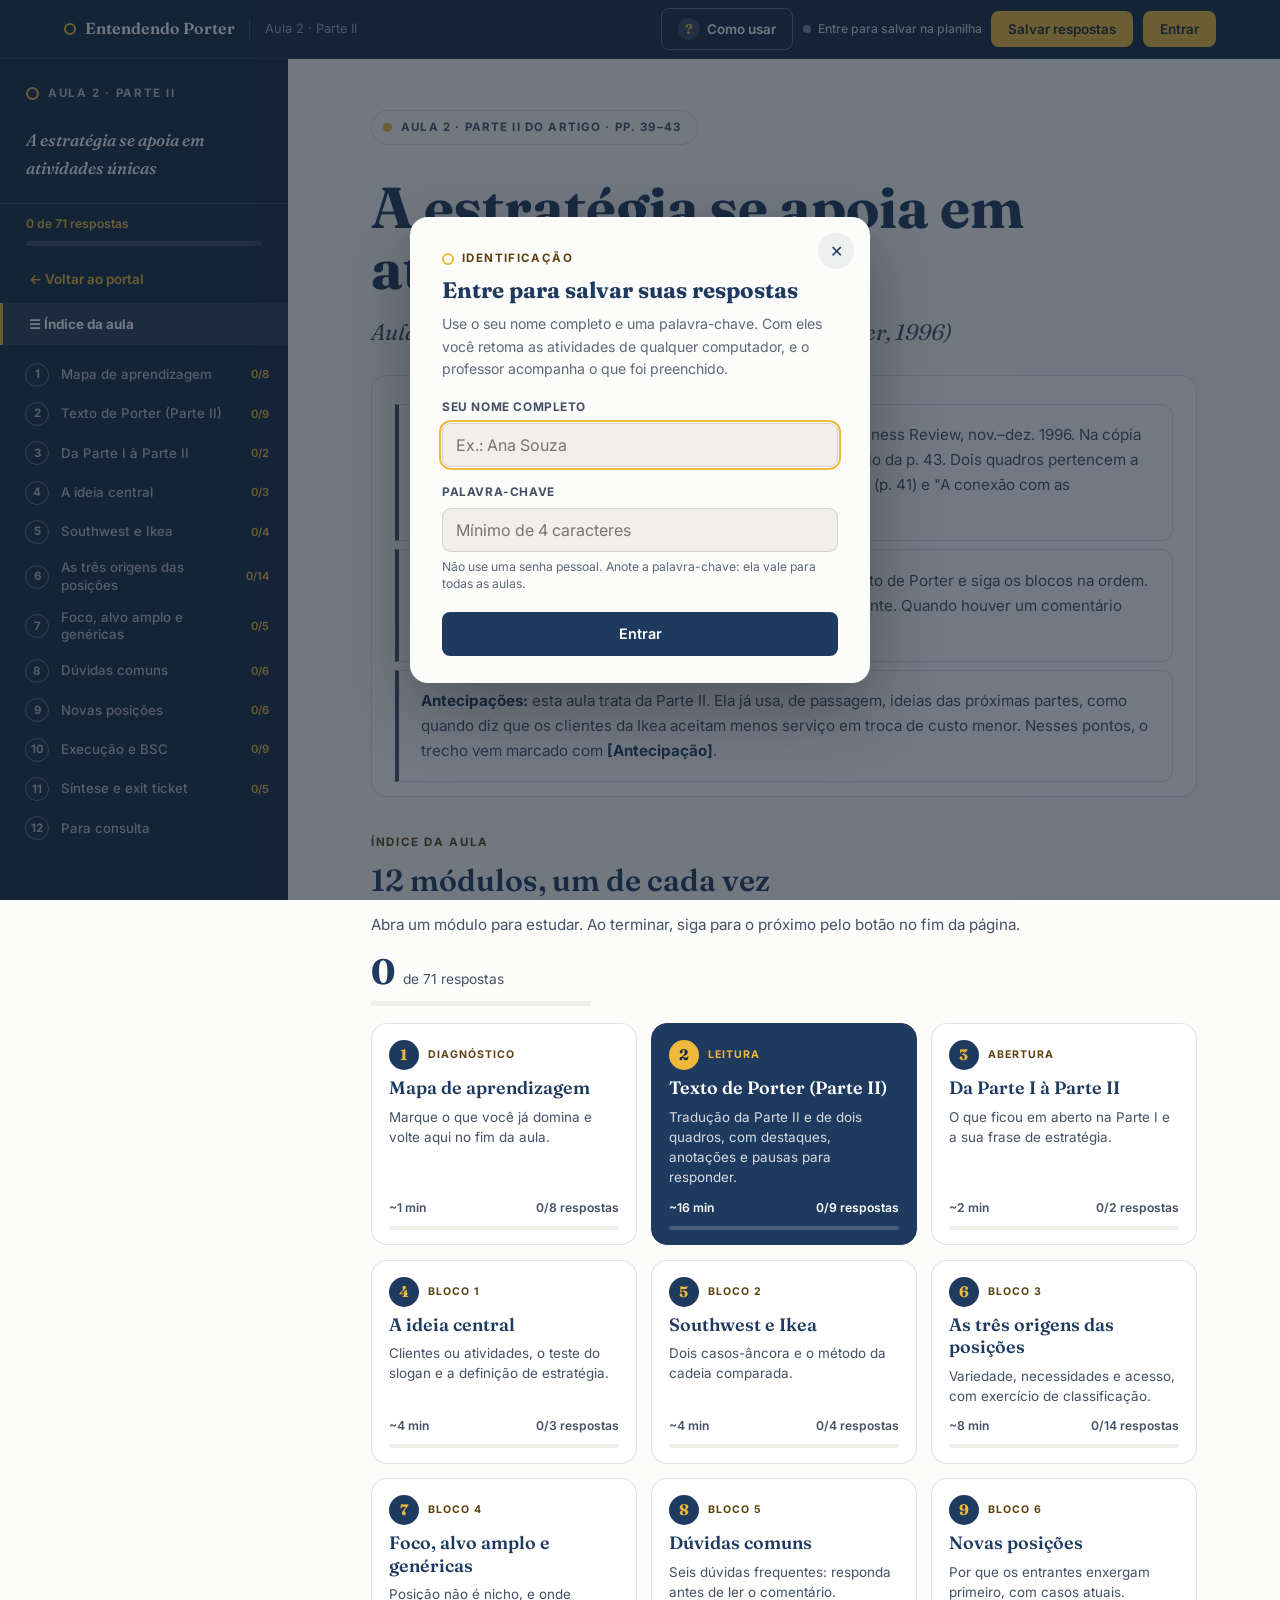
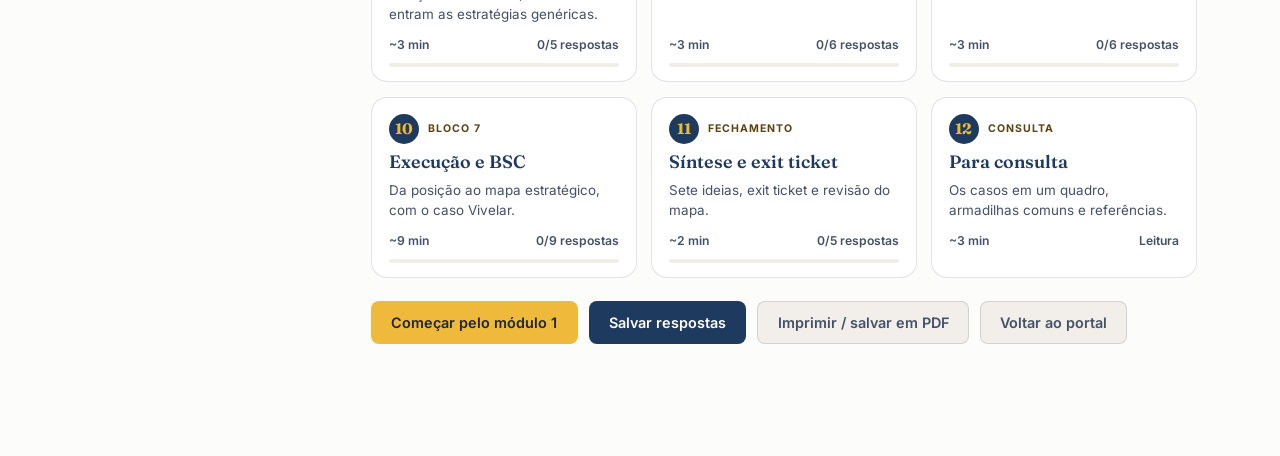
<file: partes/parte-2.html>
<!DOCTYPE html>
<html lang="pt-BR">
<head>
<meta charset="UTF-8">
<meta name="viewport" content="width=device-width, initial-scale=1.0">
<title>Parte II · A estratégia se apoia em atividades únicas — O que é estratégia?</title>
<!-- Página gerada por ferramentas/gerar_parte.py. Não edite à mão: edite as fontes e rode o gerador. -->
<link rel="preconnect" href="https://fonts.googleapis.com">
<link rel="preconnect" href="https://fonts.gstatic.com" crossorigin>
<link href="https://fonts.googleapis.com/css2?family=Fraunces:ital,opsz,wght@0,9..144,400;0,9..144,500;0,9..144,600;0,9..144,700;1,9..144,400;1,9..144,500&family=Inter:wght@400;500;600;700&display=swap" rel="stylesheet">
<link rel="stylesheet" href="../assets/css/portal.css">
<link rel="stylesheet" href="../assets/css/leitura.css">
<link rel="stylesheet" href="../assets/css/parte.css">
</head>
<body data-chave="parte-2" class="pagina-parte">

<div id="progress-bar"></div>
<button id="sidebar-toggle" aria-label="Abrir sumário"><span></span><span></span><span></span></button>
<div id="overlay"></div>

<nav id="sidebar" aria-label="Módulos da aula">
  <div class="sidebar-badge"><span class="dot"></span><span>Aula 2 · Parte II</span></div>
  <div class="sidebar-title">A estratégia se apoia em atividades únicas</div>
  <div class="sidebar-progresso" aria-live="polite"><span class="sp-txt">0 respostas</span><span class="sp-barra"><i></i></span></div>
  <a class="nav-item nav-voltar" href="../index.html">← Voltar ao portal</a>
  <a class="nav-indice" href="#indice">☰ Índice da aula</a>
  <a class="nav-mod" href="#m-mapa-de-aprendizagem" data-mod="m-mapa-de-aprendizagem"><span class="nm-n">1</span><span class="nm-t">Mapa de aprendizagem</span><span class="nm-p"></span></a>
  <a class="nav-mod" href="#m-texto-de-porter" data-mod="m-texto-de-porter"><span class="nm-n">2</span><span class="nm-t">Texto de Porter (Parte II)</span><span class="nm-p"></span></a><div class="nav-subs" data-subs="m-texto-de-porter"><a class="nav-sub" href="#ii-a-estrategia-se-apoia-em-atividades-unicas">II. A estratégia se apoia em atividades únicas</a><a class="nav-sub" href="#as-origens-das-posicoes-estrategicas">As origens das posições estratégicas</a><a class="nav-sub" href="#quadro-novas-posicoes">Quadro: Encontrar novas posições: a vantagem do empreendedor</a><a class="nav-sub" href="#quadro-estrategias-genericas">Quadro: A conexão com as estratégias genéricas</a></div>
  <a class="nav-mod" href="#m-abertura-da-parte-i-a-parte-ii" data-mod="m-abertura-da-parte-i-a-parte-ii"><span class="nm-n">3</span><span class="nm-t">Da Parte I à Parte II</span><span class="nm-p"></span></a><div class="nav-subs" data-subs="m-abertura-da-parte-i-a-parte-ii"><a class="nav-sub" href="#o-que-a-parte-i-deixou-em-aberto">O que a Parte I deixou em aberto</a><a class="nav-sub" href="#a-sua-frase-de-estrategia">A sua frase de estratégia</a></div>
  <a class="nav-mod" href="#m-bloco-1-a-ideia-central" data-mod="m-bloco-1-a-ideia-central"><span class="nm-n">4</span><span class="nm-t">A ideia central</span><span class="nm-p"></span></a><div class="nav-subs" data-subs="m-bloco-1-a-ideia-central"><a class="nav-sub" href="#1-1-estrategia-competitiva-e-ser-diferente">1.1 Estratégia competitiva é ser diferente</a><a class="nav-sub" href="#1-2-clientes-ou-atividades">1.2 Clientes ou atividades?</a><a class="nav-sub" href="#1-3-a-definicao-de-estrategia-da-parte-ii">1.3 A definição de estratégia da Parte II</a><a class="nav-sub" href="#1-4-os-dois-contrafactuais">1.4 Os dois contrafactuais</a><a class="nav-sub" href="#pergunta-de-checagem">Pergunta de checagem</a><a class="nav-sub" href="#1-5-vocabulario-da-aula">1.5 Vocabulário da aula</a></div>
  <a class="nav-mod" href="#m-bloco-2-dois-casos-ancora-southwest-e-ikea" data-mod="m-bloco-2-dois-casos-ancora-southwest-e-ikea"><span class="nm-n">5</span><span class="nm-t">Southwest e Ikea</span><span class="nm-p"></span></a><div class="nav-subs" data-subs="m-bloco-2-dois-casos-ancora-southwest-e-ikea"><a class="nav-sub" href="#2-1-southwest-airlines-pp-39-40">2.1 Southwest Airlines (pp. 39–40)</a><a class="nav-sub" href="#2-2-ikea-pp-40-41">2.2 Ikea (pp. 40–41)</a><a class="nav-sub" href="#2-3-o-que-os-dois-casos-ensinam-juntos">2.3 O que os dois casos ensinam juntos</a><a class="nav-sub" href="#2-4-exercicio-a-cadeia-comparada">2.4 Exercício: a cadeia comparada</a></div>
  <a class="nav-mod" href="#m-bloco-3-as-tres-origens-das-posicoes-estrategicas" data-mod="m-bloco-3-as-tres-origens-das-posicoes-estrategicas"><span class="nm-n">6</span><span class="nm-t">As três origens das posições</span><span class="nm-p"></span></a><div class="nav-subs" data-subs="m-bloco-3-as-tres-origens-das-posicoes-estrategicas"><a class="nav-sub" href="#3-1-posicionamento-por-variedade-pp-41-42">3.1 Posicionamento por variedade (pp. 41–42)</a><a class="nav-sub" href="#3-2-posicionamento-por-necessidades-p-42">3.2 Posicionamento por necessidades (p. 42)</a><a class="nav-sub" href="#3-3-posicionamento-por-acesso-pp-42-43">3.3 Posicionamento por acesso (pp. 42–43)</a><a class="nav-sub" href="#3-4-as-tres-origens-lado-a-lado">3.4 As três origens lado a lado</a><a class="nav-sub" href="#3-5-lado-da-oferta-e-lado-da-demanda">3.5 Lado da oferta e lado da demanda</a><a class="nav-sub" href="#3-6-exercicio-de-classificacao">3.6 Exercício de classificação</a></div>
  <a class="nav-mod" href="#m-bloco-4-foco-alvo-amplo-e-estrategias-genericas" data-mod="m-bloco-4-foco-alvo-amplo-e-estrategias-genericas"><span class="nm-n">7</span><span class="nm-t">Foco, alvo amplo e genéricas</span><span class="nm-p"></span></a><div class="nav-subs" data-subs="m-bloco-4-foco-alvo-amplo-e-estrategias-genericas"><a class="nav-sub" href="#4-1-posicao-nao-e-sinonimo-de-nicho">4.1 Posição não é sinônimo de nicho</a><a class="nav-sub" href="#4-2-onde-os-focados-encontram-espaco">4.2 Onde os focados encontram espaço</a><a class="nav-sub" href="#4-3-a-conexao-com-as-estrategias-genericas-quadro-da-p-4">4.3 A conexão com as estratégias genéricas (quadro da p. 43)</a></div>
  <a class="nav-mod" href="#m-bloco-5-duvidas-comuns" data-mod="m-bloco-5-duvidas-comuns"><span class="nm-n">8</span><span class="nm-t">Dúvidas comuns</span><span class="nm-p"></span></a><div class="nav-subs" data-subs="m-bloco-5-duvidas-comuns"><a class="nav-sub" href="#duvida-1-posicionamento-e-o-mesmo-que-segmentacao-de-mer">Dúvida 1: &quot;Posicionamento é o mesmo que segmentação de mercado?&quot;</a><a class="nav-sub" href="#duvida-2-e-quando-a-empresa-parece-se-encaixar-em-duas-o">Dúvida 2: &quot;E quando a empresa parece se encaixar em duas origens ao mesmo tempo?&quot;</a><a class="nav-sub" href="#duvida-3-qual-e-a-diferenca-entre-necessidades-e-acesso">Dúvida 3: &quot;Qual é a diferença entre necessidades e acesso?&quot;</a><a class="nav-sub" href="#duvida-4-uma-posicao-unica-quer-dizer-sem-concorrentes-o">Dúvida 4: &quot;Uma posição &#x27;única&#x27; quer dizer sem concorrentes, ou com o cliente inteiro?&quot;</a><a class="nav-sub" href="#duvida-5-se-a-posicao-e-unica-e-valiosa-por-que-os-rivai">Dúvida 5: &quot;Se a posição é única e valiosa, por que os rivais não copiam?&quot;</a><a class="nav-sub" href="#duvida-6-isso-vale-para-empresas-pequenas-e-de-servicos">Dúvida 6: &quot;Isso vale para empresas pequenas e de serviços?&quot;</a></div>
  <a class="nav-mod" href="#m-bloco-6-novas-posicoes-e-a-vantagem-do-entrante" data-mod="m-bloco-6-novas-posicoes-e-a-vantagem-do-entrante"><span class="nm-n">9</span><span class="nm-t">Novas posições</span><span class="nm-p"></span></a><div class="nav-subs" data-subs="m-bloco-6-novas-posicoes-e-a-vantagem-do-entrante"><a class="nav-sub" href="#6-1-o-que-diz-o-quadro-da-p-41">6.1 O que diz o quadro da p. 41</a><a class="nav-sub" href="#6-2-como-os-entrantes-encontram-novas-posicoes">6.2 Como os entrantes encontram novas posições</a><a class="nav-sub" href="#6-3-quando-a-mudanca-tecnologica-deixa-de-ser-so-eo">6.3 Quando a mudança tecnológica deixa de ser só EO</a><a class="nav-sub" href="#6-4-casos-atuais-para-analisar">6.4 Casos atuais para analisar</a></div>
  <a class="nav-mod" href="#m-bloco-7-a-parte-ii-na-execucao-estrategica-e-no-bsc" data-mod="m-bloco-7-a-parte-ii-na-execucao-estrategica-e-no-bsc"><span class="nm-n">10</span><span class="nm-t">Execução e BSC</span><span class="nm-p"></span></a><div class="nav-subs" data-subs="m-bloco-7-a-parte-ii-na-execucao-estrategica-e-no-bsc"><a class="nav-sub" href="#7-1-por-que-a-parte-ii-e-uma-das-partes-mais-executaveis">7.1 Por que a Parte II é uma das partes mais &quot;executáveis&quot; do artigo</a><a class="nav-sub" href="#7-2-da-parte-ii-para-as-perspectivas-do-bsc">7.2 Da Parte II para as perspectivas do BSC</a><a class="nav-sub" href="#7-3-como-a-origem-da-posicao-muda-o-bsc">7.3 Como a origem da posição muda o BSC</a><a class="nav-sub" href="#7-4-quatro-praticas-de-execucao">7.4 Quatro práticas de execução</a><a class="nav-sub" href="#7-5-o-caso-vivelar-revisitado">7.5 O caso Vivelar revisitado</a><a class="nav-sub" href="#7-6-dois-bscs-para-a-vivelar-slogan-e-posicao-por-acesso">7.6 Dois BSCs para a Vivelar: slogan e posição por acesso</a><a class="nav-sub" href="#7-7-perguntas-sobre-o-caso">7.7 Perguntas sobre o caso</a></div>
  <a class="nav-mod" href="#m-fechamento" data-mod="m-fechamento"><span class="nm-n">11</span><span class="nm-t">Síntese e exit ticket</span><span class="nm-p"></span></a><div class="nav-subs" data-subs="m-fechamento"><a class="nav-sub" href="#sintese-em-sete-ideias">Síntese em sete ideias</a><a class="nav-sub" href="#exit-ticket">Exit ticket</a><a class="nav-sub" href="#proxima-aula">Próxima aula</a></div>
  <a class="nav-mod" href="#m-para-consulta" data-mod="m-para-consulta"><span class="nm-n">12</span><span class="nm-t">Para consulta</span><span class="nm-p"></span></a><div class="nav-subs" data-subs="m-para-consulta"><a class="nav-sub" href="#os-casos-da-parte-ii-em-um-quadro">Os casos da Parte II em um quadro</a><a class="nav-sub" href="#armadilhas-comuns-de-interpretacao">Armadilhas comuns de interpretação</a><a class="nav-sub" href="#modelo-de-declaracao-de-posicao">Modelo de declaração de posição</a><a class="nav-sub" href="#referencias">Referências</a></div>
</nav>

<main class="wrapper">

  <section class="indice" id="indice">
    <div class="hero" id="intro" data-integro="material-cab">
      <div class="hero-tag" data-atividade><span class="dot"></span>Aula 2 · Parte II do artigo · pp. 39–43</div>
      <h1>A estratégia se apoia em atividades únicas</h1>
      <p class="hero-sub">Aula 2 · Parte II do artigo <em>O que é estratégia?</em> (Porter, 1996)</p>
    </div>
    <div class="ficha" data-integro="material"><div class="callout callout-nota"><p><strong>Texto-base:</strong> Michael E. Porter, <em>What Is Strategy?</em>, Harvard Business Review, nov.–dez. 1996. Na cópia do artigo que você recebeu, a Parte II vai do fim da p. 39 ao meio da p. 43. Dois quadros pertencem a ela: "Encontrar novas posições: a vantagem do empreendedor" (p. 41) e "A conexão com as estratégias genéricas" (p. 43).</p></div><div class="callout callout-nota"><p><strong>Como estudar:</strong> comece pelo Mapa de aprendizagem, leia o texto de Porter e siga os blocos na ordem. As atividades estão no próprio texto e são salvas automaticamente. Quando houver um comentário recolhido, escreva a sua resposta antes de abri-lo.</p></div><div class="callout callout-nota"><p><strong>Antecipações:</strong> esta aula trata da Parte II. Ela já usa, de passagem, ideias das próximas partes, como quando diz que os clientes da Ikea aceitam menos serviço em troca de custo menor. Nesses pontos, o trecho vem marcado com <strong>[Antecipação]</strong>.</p></div></div>
    <div class="ind-topo" data-atividade>
      <div><span class="bloco-eyebrow">Índice da aula</span><h2>12 módulos, um de cada vez</h2>
      <p>Abra um módulo para estudar. Ao terminar, siga para o próximo pelo botão no fim da página.</p></div>
      <div class="ind-geral"><strong class="ig-num">0</strong><span class="ig-txt">de 0 respostas</span><span class="sp-barra"><i></i></span></div>
    </div>
    <ol class="mod-cards" data-atividade>
<li><a class="mod-card" href="#m-mapa-de-aprendizagem" data-mod="m-mapa-de-aprendizagem"><span class="mc-topo"><span class="mc-n">1</span><span class="mc-tipo">Diagnóstico</span></span><span class="mc-titulo">Mapa de aprendizagem</span><span class="mc-desc">Marque o que você já domina e volte aqui no fim da aula.</span><span class="mc-pe"><span class="mc-min">~1 min</span><span class="mc-prog"></span></span><span class="mc-barra"><i></i></span></a></li>
<li><a class="mod-card mod-card-texto" href="#m-texto-de-porter" data-mod="m-texto-de-porter"><span class="mc-topo"><span class="mc-n">2</span><span class="mc-tipo">Leitura</span></span><span class="mc-titulo">Texto de Porter (Parte II)</span><span class="mc-desc">Tradução da Parte II e de dois quadros, com destaques, anotações e pausas para responder.</span><span class="mc-pe"><span class="mc-min">~16 min</span><span class="mc-prog"></span></span><span class="mc-barra"><i></i></span></a></li>
<li><a class="mod-card" href="#m-abertura-da-parte-i-a-parte-ii" data-mod="m-abertura-da-parte-i-a-parte-ii"><span class="mc-topo"><span class="mc-n">3</span><span class="mc-tipo">Abertura</span></span><span class="mc-titulo">Da Parte I à Parte II</span><span class="mc-desc">O que ficou em aberto na Parte I e a sua frase de estratégia.</span><span class="mc-pe"><span class="mc-min">~2 min</span><span class="mc-prog"></span></span><span class="mc-barra"><i></i></span></a></li>
<li><a class="mod-card" href="#m-bloco-1-a-ideia-central" data-mod="m-bloco-1-a-ideia-central"><span class="mc-topo"><span class="mc-n">4</span><span class="mc-tipo">Bloco 1</span></span><span class="mc-titulo">A ideia central</span><span class="mc-desc">Clientes ou atividades, o teste do slogan e a definição de estratégia.</span><span class="mc-pe"><span class="mc-min">~4 min</span><span class="mc-prog"></span></span><span class="mc-barra"><i></i></span></a></li>
<li><a class="mod-card" href="#m-bloco-2-dois-casos-ancora-southwest-e-ikea" data-mod="m-bloco-2-dois-casos-ancora-southwest-e-ikea"><span class="mc-topo"><span class="mc-n">5</span><span class="mc-tipo">Bloco 2</span></span><span class="mc-titulo">Southwest e Ikea</span><span class="mc-desc">Dois casos-âncora e o método da cadeia comparada.</span><span class="mc-pe"><span class="mc-min">~4 min</span><span class="mc-prog"></span></span><span class="mc-barra"><i></i></span></a></li>
<li><a class="mod-card" href="#m-bloco-3-as-tres-origens-das-posicoes-estrategicas" data-mod="m-bloco-3-as-tres-origens-das-posicoes-estrategicas"><span class="mc-topo"><span class="mc-n">6</span><span class="mc-tipo">Bloco 3</span></span><span class="mc-titulo">As três origens das posições</span><span class="mc-desc">Variedade, necessidades e acesso, com exercício de classificação.</span><span class="mc-pe"><span class="mc-min">~8 min</span><span class="mc-prog"></span></span><span class="mc-barra"><i></i></span></a></li>
<li><a class="mod-card" href="#m-bloco-4-foco-alvo-amplo-e-estrategias-genericas" data-mod="m-bloco-4-foco-alvo-amplo-e-estrategias-genericas"><span class="mc-topo"><span class="mc-n">7</span><span class="mc-tipo">Bloco 4</span></span><span class="mc-titulo">Foco, alvo amplo e genéricas</span><span class="mc-desc">Posição não é nicho, e onde entram as estratégias genéricas.</span><span class="mc-pe"><span class="mc-min">~3 min</span><span class="mc-prog"></span></span><span class="mc-barra"><i></i></span></a></li>
<li><a class="mod-card" href="#m-bloco-5-duvidas-comuns" data-mod="m-bloco-5-duvidas-comuns"><span class="mc-topo"><span class="mc-n">8</span><span class="mc-tipo">Bloco 5</span></span><span class="mc-titulo">Dúvidas comuns</span><span class="mc-desc">Seis dúvidas frequentes: responda antes de ler o comentário.</span><span class="mc-pe"><span class="mc-min">~3 min</span><span class="mc-prog"></span></span><span class="mc-barra"><i></i></span></a></li>
<li><a class="mod-card" href="#m-bloco-6-novas-posicoes-e-a-vantagem-do-entrante" data-mod="m-bloco-6-novas-posicoes-e-a-vantagem-do-entrante"><span class="mc-topo"><span class="mc-n">9</span><span class="mc-tipo">Bloco 6</span></span><span class="mc-titulo">Novas posições</span><span class="mc-desc">Por que os entrantes enxergam primeiro, com casos atuais.</span><span class="mc-pe"><span class="mc-min">~3 min</span><span class="mc-prog"></span></span><span class="mc-barra"><i></i></span></a></li>
<li><a class="mod-card" href="#m-bloco-7-a-parte-ii-na-execucao-estrategica-e-no-bsc" data-mod="m-bloco-7-a-parte-ii-na-execucao-estrategica-e-no-bsc"><span class="mc-topo"><span class="mc-n">10</span><span class="mc-tipo">Bloco 7</span></span><span class="mc-titulo">Execução e BSC</span><span class="mc-desc">Da posição ao mapa estratégico, com o caso Vivelar.</span><span class="mc-pe"><span class="mc-min">~9 min</span><span class="mc-prog"></span></span><span class="mc-barra"><i></i></span></a></li>
<li><a class="mod-card" href="#m-fechamento" data-mod="m-fechamento"><span class="mc-topo"><span class="mc-n">11</span><span class="mc-tipo">Fechamento</span></span><span class="mc-titulo">Síntese e exit ticket</span><span class="mc-desc">Sete ideias, exit ticket e revisão do mapa.</span><span class="mc-pe"><span class="mc-min">~2 min</span><span class="mc-prog"></span></span><span class="mc-barra"><i></i></span></a></li>
<li><a class="mod-card" href="#m-para-consulta" data-mod="m-para-consulta"><span class="mc-topo"><span class="mc-n">12</span><span class="mc-tipo">Consulta</span></span><span class="mc-titulo">Para consulta</span><span class="mc-desc">Os casos em um quadro, armadilhas comuns e referências.</span><span class="mc-pe"><span class="mc-min">~3 min</span><span class="mc-prog"></span></span><span class="mc-barra"><i></i></span></a></li>
    </ol>
    <div class="barra-acoes" data-atividade>
      <a class="vd-btn vd-btn-amarelo btn-continuar" href="#m-mapa-de-aprendizagem">Começar pelo módulo 1</a>
      <button type="button" class="vd-btn vd-btn-roxo btn-salvar" data-vd-salvar hidden>Salvar respostas</button>
      <button type="button" class="vd-btn vd-btn-ghost" onclick="window.print()">Imprimir / salvar em PDF</button>
      <a class="vd-btn vd-btn-ghost" href="../index.html">Voltar ao portal</a>
    </div>
    <div class="vd-print-id"></div>
  </section>

<section class="modulo secao m-sec" id="m-mapa-de-aprendizagem" data-titulo="Mapa de aprendizagem" hidden data-integro="material"><header class="mod-cab"><span class="mod-n" data-atividade>1</span><div><span class="mod-eyebrow" data-atividade>Módulo 1 de 12 · Diagnóstico · ~1 min</span><h2 class="mod-titulo">Mapa de aprendizagem</h2><p class="mod-desc" data-atividade>Marque o que você já domina e volte aqui no fim da aula.</p></div></header><p>Marque como você está em cada objetivo agora e volte ao mapa no fim da aula para atualizar. Ao final desta aula, você deve ser capaz de:</p><div class="mapa" data-secao="Mapa de aprendizagem"><div class="mapa-resumo" data-atividade aria-live="polite"></div><ol class="mapa-lista"><li class="mapa-item"><div class="mapa-obj"><span class="n">1.</span> Explicar por que Porter define a estratégia pelas <strong>atividades</strong>, e não pelos clientes, e reconhecer uma "estratégia-slogan".</div><div class="mapa-resp" data-atividade><div class="pilulas" role="group" aria-label="Como você está no objetivo 1"><label class="pilula pilula-domino"><input type="radio" name="mapa_1" value="domino" data-campo="mapa_1" data-rotulo="Objetivo 1: Explicar por que Porter define a estratégia pelas atividades, e não pelos clientes, e reconhecer uma &quot;estratégia-slogan&quot;."><span>Domino</span></label><label class="pilula pilula-parcial"><input type="radio" name="mapa_1" value="parcial" data-campo="mapa_1" data-rotulo="Objetivo 1: Explicar por que Porter define a estratégia pelas atividades, e não pelos clientes, e reconhecer uma &quot;estratégia-slogan&quot;."><span>Domino parcialmente</span></label><label class="pilula pilula-nao"><input type="radio" name="mapa_1" value="nao" data-campo="mapa_1" data-rotulo="Objetivo 1: Explicar por que Porter define a estratégia pelas atividades, e não pelos clientes, e reconhecer uma &quot;estratégia-slogan&quot;."><span>Ainda não domino</span></label></div><button type="button" class="b-mapa-nota" aria-expanded="false">✎ Anotar</button><label class="mapa-nota" hidden><span>Anotação sobre o objetivo 1</span><textarea data-campo="mapa_1_nota" data-opcional data-rotulo="Objetivo 1: anotação" rows="2" placeholder="O que ainda não está claro? O que você quer rever?"></textarea></label></div></li><li class="mapa-item"><div class="mapa-obj"><span class="n">2.</span> Enunciar a definição de estratégia da Parte II e explicar os dois contrafactuais que a justificam.</div><div class="mapa-resp" data-atividade><div class="pilulas" role="group" aria-label="Como você está no objetivo 2"><label class="pilula pilula-domino"><input type="radio" name="mapa_2" value="domino" data-campo="mapa_2" data-rotulo="Objetivo 2: Enunciar a definição de estratégia da Parte II e explicar os dois contrafactuais que a justificam."><span>Domino</span></label><label class="pilula pilula-parcial"><input type="radio" name="mapa_2" value="parcial" data-campo="mapa_2" data-rotulo="Objetivo 2: Enunciar a definição de estratégia da Parte II e explicar os dois contrafactuais que a justificam."><span>Domino parcialmente</span></label><label class="pilula pilula-nao"><input type="radio" name="mapa_2" value="nao" data-campo="mapa_2" data-rotulo="Objetivo 2: Enunciar a definição de estratégia da Parte II e explicar os dois contrafactuais que a justificam."><span>Ainda não domino</span></label></div><button type="button" class="b-mapa-nota" aria-expanded="false">✎ Anotar</button><label class="mapa-nota" hidden><span>Anotação sobre o objetivo 2</span><textarea data-campo="mapa_2_nota" data-opcional data-rotulo="Objetivo 2: anotação" rows="2" placeholder="O que ainda não está claro? O que você quer rever?"></textarea></label></div></li><li class="mapa-item"><div class="mapa-obj"><span class="n">3.</span> Comparar a cadeia de atividades de uma empresa com a de um concorrente tradicional, como Porter faz com Southwest e Ikea.</div><div class="mapa-resp" data-atividade><div class="pilulas" role="group" aria-label="Como você está no objetivo 3"><label class="pilula pilula-domino"><input type="radio" name="mapa_3" value="domino" data-campo="mapa_3" data-rotulo="Objetivo 3: Comparar a cadeia de atividades de uma empresa com a de um concorrente tradicional, como Porter faz com Southwest e Ikea."><span>Domino</span></label><label class="pilula pilula-parcial"><input type="radio" name="mapa_3" value="parcial" data-campo="mapa_3" data-rotulo="Objetivo 3: Comparar a cadeia de atividades de uma empresa com a de um concorrente tradicional, como Porter faz com Southwest e Ikea."><span>Domino parcialmente</span></label><label class="pilula pilula-nao"><input type="radio" name="mapa_3" value="nao" data-campo="mapa_3" data-rotulo="Objetivo 3: Comparar a cadeia de atividades de uma empresa com a de um concorrente tradicional, como Porter faz com Southwest e Ikea."><span>Ainda não domino</span></label></div><button type="button" class="b-mapa-nota" aria-expanded="false">✎ Anotar</button><label class="mapa-nota" hidden><span>Anotação sobre o objetivo 3</span><textarea data-campo="mapa_3_nota" data-opcional data-rotulo="Objetivo 3: anotação" rows="2" placeholder="O que ainda não está claro? O que você quer rever?"></textarea></label></div></li><li class="mapa-item"><div class="mapa-obj"><span class="n">4.</span> Distinguir as três origens de posições estratégicas (<strong>variedade, necessidades e acesso</strong>) e classificar casos reais, sabendo que elas se combinam.</div><div class="mapa-resp" data-atividade><div class="pilulas" role="group" aria-label="Como você está no objetivo 4"><label class="pilula pilula-domino"><input type="radio" name="mapa_4" value="domino" data-campo="mapa_4" data-rotulo="Objetivo 4: Distinguir as três origens de posições estratégicas (variedade, necessidades e acesso) e classificar casos reais, sabendo que elas se combinam."><span>Domino</span></label><label class="pilula pilula-parcial"><input type="radio" name="mapa_4" value="parcial" data-campo="mapa_4" data-rotulo="Objetivo 4: Distinguir as três origens de posições estratégicas (variedade, necessidades e acesso) e classificar casos reais, sabendo que elas se combinam."><span>Domino parcialmente</span></label><label class="pilula pilula-nao"><input type="radio" name="mapa_4" value="nao" data-campo="mapa_4" data-rotulo="Objetivo 4: Distinguir as três origens de posições estratégicas (variedade, necessidades e acesso) e classificar casos reais, sabendo que elas se combinam."><span>Ainda não domino</span></label></div><button type="button" class="b-mapa-nota" aria-expanded="false">✎ Anotar</button><label class="mapa-nota" hidden><span>Anotação sobre o objetivo 4</span><textarea data-campo="mapa_4_nota" data-opcional data-rotulo="Objetivo 4: anotação" rows="2" placeholder="O que ainda não está claro? O que você quer rever?"></textarea></label></div></li><li class="mapa-item"><div class="mapa-obj"><span class="n">5.</span> Aplicar o ponto menos intuitivo da Parte II: uma diferença de necessidades só vira posição se o melhor conjunto de atividades também for diferente.</div><div class="mapa-resp" data-atividade><div class="pilulas" role="group" aria-label="Como você está no objetivo 5"><label class="pilula pilula-domino"><input type="radio" name="mapa_5" value="domino" data-campo="mapa_5" data-rotulo="Objetivo 5: Aplicar o ponto menos intuitivo da Parte II: uma diferença de necessidades só vira posição se o melhor conjunto de atividades também for diferente."><span>Domino</span></label><label class="pilula pilula-parcial"><input type="radio" name="mapa_5" value="parcial" data-campo="mapa_5" data-rotulo="Objetivo 5: Aplicar o ponto menos intuitivo da Parte II: uma diferença de necessidades só vira posição se o melhor conjunto de atividades também for diferente."><span>Domino parcialmente</span></label><label class="pilula pilula-nao"><input type="radio" name="mapa_5" value="nao" data-campo="mapa_5" data-rotulo="Objetivo 5: Aplicar o ponto menos intuitivo da Parte II: uma diferença de necessidades só vira posição se o melhor conjunto de atividades também for diferente."><span>Ainda não domino</span></label></div><button type="button" class="b-mapa-nota" aria-expanded="false">✎ Anotar</button><label class="mapa-nota" hidden><span>Anotação sobre o objetivo 5</span><textarea data-campo="mapa_5_nota" data-opcional data-rotulo="Objetivo 5: anotação" rows="2" placeholder="O que ainda não está claro? O que você quer rever?"></textarea></label></div></li><li class="mapa-item"><div class="mapa-obj"><span class="n">6.</span> Diferenciar posições de foco e de alvo amplo, e relacionar as três origens às estratégias genéricas.</div><div class="mapa-resp" data-atividade><div class="pilulas" role="group" aria-label="Como você está no objetivo 6"><label class="pilula pilula-domino"><input type="radio" name="mapa_6" value="domino" data-campo="mapa_6" data-rotulo="Objetivo 6: Diferenciar posições de foco e de alvo amplo, e relacionar as três origens às estratégias genéricas."><span>Domino</span></label><label class="pilula pilula-parcial"><input type="radio" name="mapa_6" value="parcial" data-campo="mapa_6" data-rotulo="Objetivo 6: Diferenciar posições de foco e de alvo amplo, e relacionar as três origens às estratégias genéricas."><span>Domino parcialmente</span></label><label class="pilula pilula-nao"><input type="radio" name="mapa_6" value="nao" data-campo="mapa_6" data-rotulo="Objetivo 6: Diferenciar posições de foco e de alvo amplo, e relacionar as três origens às estratégias genéricas."><span>Ainda não domino</span></label></div><button type="button" class="b-mapa-nota" aria-expanded="false">✎ Anotar</button><label class="mapa-nota" hidden><span>Anotação sobre o objetivo 6</span><textarea data-campo="mapa_6_nota" data-opcional data-rotulo="Objetivo 6: anotação" rows="2" placeholder="O que ainda não está claro? O que você quer rever?"></textarea></label></div></li><li class="mapa-item"><div class="mapa-obj"><span class="n">7.</span> Identificar de onde surgem novas posições e por que os entrantes costumam enxergá-las primeiro.</div><div class="mapa-resp" data-atividade><div class="pilulas" role="group" aria-label="Como você está no objetivo 7"><label class="pilula pilula-domino"><input type="radio" name="mapa_7" value="domino" data-campo="mapa_7" data-rotulo="Objetivo 7: Identificar de onde surgem novas posições e por que os entrantes costumam enxergá-las primeiro."><span>Domino</span></label><label class="pilula pilula-parcial"><input type="radio" name="mapa_7" value="parcial" data-campo="mapa_7" data-rotulo="Objetivo 7: Identificar de onde surgem novas posições e por que os entrantes costumam enxergá-las primeiro."><span>Domino parcialmente</span></label><label class="pilula pilula-nao"><input type="radio" name="mapa_7" value="nao" data-campo="mapa_7" data-rotulo="Objetivo 7: Identificar de onde surgem novas posições e por que os entrantes costumam enxergá-las primeiro."><span>Ainda não domino</span></label></div><button type="button" class="b-mapa-nota" aria-expanded="false">✎ Anotar</button><label class="mapa-nota" hidden><span>Anotação sobre o objetivo 7</span><textarea data-campo="mapa_7_nota" data-opcional data-rotulo="Objetivo 7: anotação" rows="2" placeholder="O que ainda não está claro? O que você quer rever?"></textarea></label></div></li><li class="mapa-item"><div class="mapa-obj"><span class="n">8.</span> Traduzir uma posição em um BSC cujos objetivos e indicadores dependam da origem da posição, e não de metas genéricas.</div><div class="mapa-resp" data-atividade><div class="pilulas" role="group" aria-label="Como você está no objetivo 8"><label class="pilula pilula-domino"><input type="radio" name="mapa_8" value="domino" data-campo="mapa_8" data-rotulo="Objetivo 8: Traduzir uma posição em um BSC cujos objetivos e indicadores dependam da origem da posição, e não de metas genéricas."><span>Domino</span></label><label class="pilula pilula-parcial"><input type="radio" name="mapa_8" value="parcial" data-campo="mapa_8" data-rotulo="Objetivo 8: Traduzir uma posição em um BSC cujos objetivos e indicadores dependam da origem da posição, e não de metas genéricas."><span>Domino parcialmente</span></label><label class="pilula pilula-nao"><input type="radio" name="mapa_8" value="nao" data-campo="mapa_8" data-rotulo="Objetivo 8: Traduzir uma posição em um BSC cujos objetivos e indicadores dependam da origem da posição, e não de metas genéricas."><span>Ainda não domino</span></label></div><button type="button" class="b-mapa-nota" aria-expanded="false">✎ Anotar</button><label class="mapa-nota" hidden><span>Anotação sobre o objetivo 8</span><textarea data-campo="mapa_8_nota" data-opcional data-rotulo="Objetivo 8: anotação" rows="2" placeholder="O que ainda não está claro? O que você quer rever?"></textarea></label></div></li></ol></div><nav class="mod-nav" data-atividade aria-label="Navegação entre módulos"><span></span><a class="mn-ind" href="#indice">Índice da aula</a><a class="mn-prox" href="#m-texto-de-porter"><span>Próximo →</span><strong>Texto de Porter (Parte II)</strong></a></nav></section>
<section class="modulo secao m-sec" id="m-texto-de-porter" data-titulo="Texto de Porter (Parte II)" hidden><header class="mod-cab"><span class="mod-n" data-atividade>2</span><div><span class="mod-eyebrow" data-atividade>Módulo 2 de 12 · Leitura · ~16 min</span><h2 class="mod-titulo" data-atividade>O que é estratégia?</h2><p class="mod-sub" data-atividade>Michael E. Porter · Harvard Business Review, novembro–dezembro de 1996</p><p class="mod-desc" data-atividade>Tradução da Parte II e de dois quadros, com destaques, anotações e pausas para responder.</p></div></header><p class="t-nota" data-atividade>Tradução para uso didático na disciplina. A numeração dos parágrafos (§) e as páginas indicadas na margem seguem a cópia do artigo distribuída à turma (pp. 39–43).</p><div id="antes-de-ler"><div class="ativ " data-atividade data-secao="Antes de ler"><div class="ativ-cab"><span class="ativ-ico" aria-hidden="true">✎</span><span class="ativ-tipo">Antes de ler</span><span class="ativ-titulo">A estratégia de uma empresa que você conhece</span></div><p class="ativ-enunciado">Responda antes de ler o texto de Porter. Esta resposta volta na abertura, no Bloco 1 e no exit ticket.</p><label class="ativ-campo"><span class="ativ-rot">Descreva em uma frase a estratégia da sua empresa (ou de uma empresa que você conhece bem)</span><textarea data-campo="prep_frase" data-rotulo="Descreva em uma frase a estratégia da sua empresa (ou de uma empresa que você conhece bem)" rows="2" placeholder="Ex.: Somos a escolha de quem quer…"></textarea></label><label class="ativ-campo"><span class="ativ-rot">Liste três atividades que ela executa de forma diferente do principal concorrente (uma por linha)</span><textarea data-campo="prep_atividades" data-rotulo="Liste três atividades que ela executa de forma diferente do principal concorrente (uma por linha)" rows="3" placeholder="1.
2.
3."></textarea></label></div></div><div class="ferr-ajuda" data-atividade><strong>Leitura ativa:</strong> passe o mouse (ou toque) em um parágrafo para usar <span class="kbd">▍ Destacar</span> e <span class="kbd">✎ Anotar</span>. Tudo é salvo com suas respostas.</div><article class="traducao" data-integro="traducao"><h2 class="t-h2" id="ii-a-estrategia-se-apoia-em-atividades-unicas">II. A estratégia se apoia em atividades únicas</h2>
<div class="par" id="p1" data-par="1" data-rotulo="§1"><div class="par-margem"><span class="par-num">§1</span><span class="par-pag">p. 39</span></div><div class="par-texto"><p>A estratégia competitiva consiste em ser diferente. Significa escolher deliberadamente um conjunto diferente de atividades para entregar uma combinação única de valor.</p><div class="par-nota" data-atividade hidden><label><span>Minha anotação sobre §1</span><textarea data-nota="1" rows="3" placeholder="O que este trecho diz para você? Concorda? Que exemplo do seu setor ilustra isso?"></textarea></label></div></div><div class="par-ferr" data-atividade><button type="button" class="b-dest" aria-pressed="false" title="Destacar este parágrafo"><span aria-hidden="true">▍</span>Destacar</button><button type="button" class="b-nota" title="Escrever uma anotação"><span aria-hidden="true">✎</span>Anotar</button></div></div>
<div class="par" id="p2" data-par="2" data-rotulo="§2"><div class="par-margem"><span class="par-num">§2</span></div><div class="par-texto"><p>A Southwest Airlines Company, por exemplo, oferece voos curtos, baratos e diretos, ponto a ponto, entre cidades médias e aeroportos secundários de cidades grandes. A Southwest evita os grandes aeroportos e não voa grandes distâncias. Entre seus clientes estão pessoas que viajam a negócios, famílias e estudantes. As partidas frequentes e as tarifas baixas da Southwest atraem clientes sensíveis a preço, que de outra forma viajariam de ônibus ou de carro, e viajantes que buscam conveniência e que, em outras rotas, escolheriam uma companhia aérea de serviço completo.</p><div class="par-nota" data-atividade hidden><label><span>Minha anotação sobre §2</span><textarea data-nota="2" rows="3" placeholder="O que este trecho diz para você? Concorda? Que exemplo do seu setor ilustra isso?"></textarea></label></div></div><div class="par-ferr" data-atividade><button type="button" class="b-dest" aria-pressed="false" title="Destacar este parágrafo"><span aria-hidden="true">▍</span>Destacar</button><button type="button" class="b-nota" title="Escrever uma anotação"><span aria-hidden="true">✎</span>Anotar</button></div></div>
<div class="par" id="p3" data-par="3" data-rotulo="§3"><div class="par-margem"><span class="par-num">§3</span><span class="par-pag">p. 40</span></div><div class="par-texto"><p>A maioria dos gestores descreve o posicionamento estratégico em termos de seus clientes: "a Southwest Airlines atende viajantes sensíveis a preço e a conveniência", por exemplo. Mas a essência da estratégia está nas atividades: escolher executar as atividades de modo diferente ou executar atividades diferentes das dos rivais. Do contrário, a estratégia não passa de um slogan de marketing, que não resistirá à concorrência.</p><div class="par-nota" data-atividade hidden><label><span>Minha anotação sobre §3</span><textarea data-nota="3" rows="3" placeholder="O que este trecho diz para você? Concorda? Que exemplo do seu setor ilustra isso?"></textarea></label></div></div><div class="par-ferr" data-atividade><button type="button" class="b-dest" aria-pressed="false" title="Destacar este parágrafo"><span aria-hidden="true">▍</span>Destacar</button><button type="button" class="b-nota" title="Escrever uma anotação"><span aria-hidden="true">✎</span>Anotar</button></div></div>
<div class="par" id="p4" data-par="4" data-rotulo="§4"><div class="par-margem"><span class="par-num">§4</span></div><div class="par-texto"><p>Uma companhia aérea de serviço completo é configurada para levar os passageiros de quase qualquer ponto A a quase qualquer ponto B. Para alcançar um grande número de destinos e atender passageiros com voos de conexão, as companhias de serviço completo usam um sistema de conexões centralizado em grandes aeroportos. Para atrair passageiros que desejam mais conforto, oferecem primeira classe ou classe executiva. Para acomodar os passageiros que precisam trocar de avião, coordenam horários e despacham e transferem bagagens. Como alguns passageiros viajarão por muitas horas, as companhias de serviço completo servem refeições.</p><div class="par-nota" data-atividade hidden><label><span>Minha anotação sobre §4</span><textarea data-nota="4" rows="3" placeholder="O que este trecho diz para você? Concorda? Que exemplo do seu setor ilustra isso?"></textarea></label></div></div><div class="par-ferr" data-atividade><button type="button" class="b-dest" aria-pressed="false" title="Destacar este parágrafo"><span aria-hidden="true">▍</span>Destacar</button><button type="button" class="b-nota" title="Escrever uma anotação"><span aria-hidden="true">✎</span>Anotar</button></div></div>
<div class="par" id="p5" data-par="5" data-rotulo="§5"><div class="par-margem"><span class="par-num">§5</span></div><div class="par-texto"><p>A Southwest, em contraste, ajusta todas as suas atividades para entregar um serviço barato e conveniente no seu tipo específico de rota. Com uma rotação no portão de apenas 15 minutos, a Southwest consegue manter os aviões voando mais horas que os rivais e oferecer partidas frequentes com menos aeronaves. A Southwest não serve refeições, não marca assentos, não transfere bagagem para outras companhias e não tem classes de serviço premium. A emissão automatizada de bilhetes no portão estimula os clientes a dispensar os agentes de viagem, o que permite à Southwest evitar as comissões deles. Uma frota padronizada de aviões 737 aumenta a eficiência da manutenção.</p><div class="par-nota" data-atividade hidden><label><span>Minha anotação sobre §5</span><textarea data-nota="5" rows="3" placeholder="O que este trecho diz para você? Concorda? Que exemplo do seu setor ilustra isso?"></textarea></label></div></div><div class="par-ferr" data-atividade><button type="button" class="b-dest" aria-pressed="false" title="Destacar este parágrafo"><span aria-hidden="true">▍</span>Destacar</button><button type="button" class="b-nota" title="Escrever uma anotação"><span aria-hidden="true">✎</span>Anotar</button></div></div>
<div class="par" id="p6" data-par="6" data-rotulo="§6"><div class="par-margem"><span class="par-num">§6</span></div><div class="par-texto"><p>A Southwest conquistou uma posição estratégica única e valiosa, baseada em um conjunto de atividades sob medida. Nas rotas atendidas pela Southwest, uma companhia aérea de serviço completo jamais conseguiria ser tão conveniente ou tão barata.</p><div class="par-nota" data-atividade hidden><label><span>Minha anotação sobre §6</span><textarea data-nota="6" rows="3" placeholder="O que este trecho diz para você? Concorda? Que exemplo do seu setor ilustra isso?"></textarea></label></div></div><div class="par-ferr" data-atividade><button type="button" class="b-dest" aria-pressed="false" title="Destacar este parágrafo"><span aria-hidden="true">▍</span>Destacar</button><button type="button" class="b-nota" title="Escrever uma anotação"><span aria-hidden="true">✎</span>Anotar</button></div></div>
<div class="ativ ativ-pausa" data-atividade data-secao="Texto de Porter · pausas para responder"><div class="ativ-cab"><span class="ativ-ico" aria-hidden="true">✎</span><span class="ativ-tipo">Pausa para responder</span><span class="ativ-titulo">Responda ao texto</span></div><p class="ativ-enunciado">Por que Porter diz que descrever a posição pelos clientes não basta? Cite duas atividades da Southwest que uma companhia de serviço completo não conseguiria adotar nas mesmas rotas, e explique por quê.</p><label class="ativ-campo"><textarea data-campo="t_q1" data-rotulo="Por que Porter diz que descrever a posição pelos clientes não basta? Cite duas atividades da Southwest que uma companhia de serviço completo não conseguiria adotar nas mesmas rotas, e explique por quê." rows="4" placeholder="Escreva com suas palavras, sem copiar o texto."></textarea></label></div>
<div class="par" id="p7" data-par="7" data-rotulo="§7"><div class="par-margem"><span class="par-num">§7</span></div><div class="par-texto"><p>A Ikea, varejista global de móveis com sede na Suécia, também tem um posicionamento estratégico claro. A Ikea mira compradores jovens de móveis que querem estilo a baixo custo. O que transforma esse conceito de marketing em um posicionamento estratégico é o conjunto de atividades sob medida que o faz funcionar. Como a Southwest, a Ikea escolheu executar as atividades de modo diferente dos rivais.</p><div class="par-nota" data-atividade hidden><label><span>Minha anotação sobre §7</span><textarea data-nota="7" rows="3" placeholder="O que este trecho diz para você? Concorda? Que exemplo do seu setor ilustra isso?"></textarea></label></div></div><div class="par-ferr" data-atividade><button type="button" class="b-dest" aria-pressed="false" title="Destacar este parágrafo"><span aria-hidden="true">▍</span>Destacar</button><button type="button" class="b-nota" title="Escrever uma anotação"><span aria-hidden="true">✎</span>Anotar</button></div></div>
<div class="par" id="p8" data-par="8" data-rotulo="§8"><div class="par-margem"><span class="par-num">§8</span></div><div class="par-texto"><p>Considere a loja de móveis típica. Os showrooms exibem amostras da mercadoria. Uma área pode conter 25 sofás; outra exibirá cinco mesas de jantar. Mas esses itens representam apenas uma fração das opções disponíveis para os clientes. Dezenas de catálogos com amostras de tecidos, de madeiras ou de estilos alternativos oferecem aos clientes milhares de variedades de produto para escolher. Os vendedores muitas vezes acompanham os clientes pela loja, respondendo a perguntas e ajudando-os a navegar nesse labirinto de opções. Depois que o cliente faz sua escolha, o pedido é repassado a um fabricante terceirizado. Com sorte, os móveis serão entregues na casa do cliente em seis a oito semanas. É uma cadeia de valor que maximiza a personalização e o serviço, mas a um custo alto.</p><div class="par-nota" data-atividade hidden><label><span>Minha anotação sobre §8</span><textarea data-nota="8" rows="3" placeholder="O que este trecho diz para você? Concorda? Que exemplo do seu setor ilustra isso?"></textarea></label></div></div><div class="par-ferr" data-atividade><button type="button" class="b-dest" aria-pressed="false" title="Destacar este parágrafo"><span aria-hidden="true">▍</span>Destacar</button><button type="button" class="b-nota" title="Escrever uma anotação"><span aria-hidden="true">✎</span>Anotar</button></div></div>
<div class="par" id="p9" data-par="9" data-rotulo="§9"><div class="par-margem"><span class="par-num">§9</span></div><div class="par-texto"><p>Em contraste, a Ikea atende clientes que aceitam de bom grado abrir mão de serviço em troca de custo menor. Em vez de ter um vendedor seguindo os clientes pela loja, a Ikea usa um modelo de autosserviço baseado em exposições claras dentro da loja. Em vez de depender apenas de fabricantes terceirizados, a Ikea projeta seus próprios móveis baratos, modulares e prontos para montar, de acordo com o seu posicionamento. Em lojas enormes, a Ikea expõe todos os produtos que vende em ambientes montados como cômodos, de modo que os clientes não precisam de um decorador para imaginar como combinar as peças. Ao lado dos showrooms mobiliados fica uma área de depósito, com os produtos em caixas sobre paletes. Espera-se que os clientes façam eles mesmos a retirada e a entrega, e a Ikea chega a vender um rack de teto para o carro, que você pode devolver com reembolso na próxima visita.</p><div class="par-nota" data-atividade hidden><label><span>Minha anotação sobre §9</span><textarea data-nota="9" rows="3" placeholder="O que este trecho diz para você? Concorda? Que exemplo do seu setor ilustra isso?"></textarea></label></div></div><div class="par-ferr" data-atividade><button type="button" class="b-dest" aria-pressed="false" title="Destacar este parágrafo"><span aria-hidden="true">▍</span>Destacar</button><button type="button" class="b-nota" title="Escrever uma anotação"><span aria-hidden="true">✎</span>Anotar</button></div></div>
<div class="par" id="p10" data-par="10" data-rotulo="§10"><div class="par-margem"><span class="par-num">§10</span><span class="par-pag">p. 41</span></div><div class="par-texto"><p>Embora boa parte de sua posição de baixo custo venha de os clientes "fazerem eles mesmos", a Ikea oferece vários serviços extras que os concorrentes não oferecem. O espaço infantil dentro da loja é um deles. O horário estendido é outro. Esses serviços estão alinhados de forma única com as necessidades de seus clientes, que são jovens, não são ricos, provavelmente têm filhos (mas não têm babá) e, como trabalham para viver, precisam fazer compras em horários alternativos.</p><div class="par-nota" data-atividade hidden><label><span>Minha anotação sobre §10</span><textarea data-nota="10" rows="3" placeholder="O que este trecho diz para você? Concorda? Que exemplo do seu setor ilustra isso?"></textarea></label></div></div><div class="par-ferr" data-atividade><button type="button" class="b-dest" aria-pressed="false" title="Destacar este parágrafo"><span aria-hidden="true">▍</span>Destacar</button><button type="button" class="b-nota" title="Escrever uma anotação"><span aria-hidden="true">✎</span>Anotar</button></div></div>
<div class="ativ ativ-pausa" data-atividade data-secao="Texto de Porter · pausas para responder"><div class="ativ-cab"><span class="ativ-ico" aria-hidden="true">✎</span><span class="ativ-tipo">Pausa para responder</span><span class="ativ-titulo">Responda ao texto</span></div><p class="ativ-enunciado">A Ikea é uma posição de baixo custo, mas acrescenta serviços que as lojas tradicionais não têm. Por que isso não contradiz a posição dela? O que a Ikea corta e o que acrescenta?</p><label class="ativ-campo"><textarea data-campo="t_q2" data-rotulo="A Ikea é uma posição de baixo custo, mas acrescenta serviços que as lojas tradicionais não têm. Por que isso não contradiz a posição dela? O que a Ikea corta e o que acrescenta?" rows="4" placeholder="Escreva com suas palavras, sem copiar o texto."></textarea></label></div>
<h3 class="t-h3" id="as-origens-das-posicoes-estrategicas">As origens das posições estratégicas</h3>
<div class="par" id="p11" data-par="11" data-rotulo="§11"><div class="par-margem"><span class="par-num">§11</span></div><div class="par-texto"><p>As posições estratégicas surgem de três fontes distintas, que não são mutuamente exclusivas e muitas vezes se sobrepõem. Primeiro, o posicionamento pode se basear na produção de um subconjunto dos produtos ou serviços de um setor. Chamo isso de <em>posicionamento por variedade</em>, porque se baseia na escolha de variedades de produtos ou serviços, e não de segmentos de clientes. O posicionamento por variedade faz sentido econômico quando a empresa consegue produzir melhor determinados produtos ou serviços usando conjuntos próprios de atividades.</p><div class="par-nota" data-atividade hidden><label><span>Minha anotação sobre §11</span><textarea data-nota="11" rows="3" placeholder="O que este trecho diz para você? Concorda? Que exemplo do seu setor ilustra isso?"></textarea></label></div></div><div class="par-ferr" data-atividade><button type="button" class="b-dest" aria-pressed="false" title="Destacar este parágrafo"><span aria-hidden="true">▍</span>Destacar</button><button type="button" class="b-nota" title="Escrever uma anotação"><span aria-hidden="true">✎</span>Anotar</button></div></div>
<div class="par" id="p12" data-par="12" data-rotulo="§12"><div class="par-margem"><span class="par-num">§12</span></div><div class="par-texto"><p>A Jiffy Lube International, por exemplo, é especializada em lubrificantes automotivos e não oferece outros serviços de reparo ou manutenção de carros. Sua cadeia de valor produz um serviço mais rápido e mais barato do que as oficinas de linha mais ampla, uma combinação tão atraente que muitos clientes dividem suas compras: trocam o óleo com o concorrente focado, a Jiffy Lube, e vão aos rivais para os outros serviços.</p><div class="par-nota" data-atividade hidden><label><span>Minha anotação sobre §12</span><textarea data-nota="12" rows="3" placeholder="O que este trecho diz para você? Concorda? Que exemplo do seu setor ilustra isso?"></textarea></label></div></div><div class="par-ferr" data-atividade><button type="button" class="b-dest" aria-pressed="false" title="Destacar este parágrafo"><span aria-hidden="true">▍</span>Destacar</button><button type="button" class="b-nota" title="Escrever uma anotação"><span aria-hidden="true">✎</span>Anotar</button></div></div>
<div class="par" id="p13" data-par="13" data-rotulo="§13"><div class="par-margem"><span class="par-num">§13</span></div><div class="par-texto"><p>O Vanguard Group, líder no setor de fundos de investimento, é outro exemplo de posicionamento por variedade. A Vanguard oferece um conjunto de fundos de ações, de renda fixa e de mercado monetário com desempenho previsível e despesas baixíssimas. A abordagem de investimento da empresa sacrifica deliberadamente a possibilidade de um desempenho extraordinário em um único ano em troca de um bom desempenho relativo em todos os anos. A Vanguard é conhecida, por exemplo, pelos seus fundos de índice. Ela evita fazer apostas em taxas de juros e fica longe de grupos restritos de ações. Os gestores dos fundos mantêm baixos os níveis de negociação, o que segura as despesas; além disso, a empresa desestimula os clientes a comprar e vender com frequência, porque isso eleva os custos e pode forçar o gestor a negociar para aplicar o capital novo e levantar dinheiro para os resgates. A Vanguard também adota uma abordagem consistente de baixo custo na gestão da distribuição, do atendimento ao cliente e do marketing. Muitos investidores incluem um ou mais fundos da Vanguard em suas carteiras, enquanto compram fundos de gestão agressiva ou especializados dos concorrentes.</p><div class="par-nota" data-atividade hidden><label><span>Minha anotação sobre §13</span><textarea data-nota="13" rows="3" placeholder="O que este trecho diz para você? Concorda? Que exemplo do seu setor ilustra isso?"></textarea></label></div></div><div class="par-ferr" data-atividade><button type="button" class="b-dest" aria-pressed="false" title="Destacar este parágrafo"><span aria-hidden="true">▍</span>Destacar</button><button type="button" class="b-nota" title="Escrever uma anotação"><span aria-hidden="true">✎</span>Anotar</button></div></div>
<div class="par" id="p14" data-par="14" data-rotulo="§14"><div class="par-margem"><span class="par-num">§14</span><span class="par-pag">p. 42</span></div><div class="par-texto"><p>As pessoas que usam a Vanguard ou a Jiffy Lube estão respondendo a uma cadeia de valor superior para um tipo específico de serviço. Um posicionamento por variedade pode atender um amplo leque de clientes, mas, para a maioria deles, atenderá apenas uma parte de suas necessidades.</p><div class="par-nota" data-atividade hidden><label><span>Minha anotação sobre §14</span><textarea data-nota="14" rows="3" placeholder="O que este trecho diz para você? Concorda? Que exemplo do seu setor ilustra isso?"></textarea></label></div></div><div class="par-ferr" data-atividade><button type="button" class="b-dest" aria-pressed="false" title="Destacar este parágrafo"><span aria-hidden="true">▍</span>Destacar</button><button type="button" class="b-nota" title="Escrever uma anotação"><span aria-hidden="true">✎</span>Anotar</button></div></div>
<div class="ativ ativ-pausa" data-atividade data-secao="Texto de Porter · pausas para responder"><div class="ativ-cab"><span class="ativ-ico" aria-hidden="true">✎</span><span class="ativ-tipo">Pausa para responder</span><span class="ativ-titulo">Responda ao texto</span></div><p class="ativ-enunciado">O que define o posicionamento por variedade? Por que os clientes da Jiffy Lube e da Vanguard continuam comprando o resto em outro lugar, e por que isso não é um problema para essas empresas?</p><label class="ativ-campo"><textarea data-campo="t_q3" data-rotulo="O que define o posicionamento por variedade? Por que os clientes da Jiffy Lube e da Vanguard continuam comprando o resto em outro lugar, e por que isso não é um problema para essas empresas?" rows="4" placeholder="Escreva com suas palavras, sem copiar o texto."></textarea></label></div>
<div class="par" id="p15" data-par="15" data-rotulo="§15"><div class="par-margem"><span class="par-num">§15</span></div><div class="par-texto"><p>Uma segunda base de posicionamento é atender a maior parte ou a totalidade das necessidades de um grupo específico de clientes. Chamo isso de <em>posicionamento por necessidades</em>, que se aproxima mais do pensamento tradicional de mirar um segmento de clientes. Ele surge quando há grupos de clientes com necessidades diferentes e quando um conjunto de atividades sob medida consegue atender melhor essas necessidades. Alguns grupos de clientes são mais sensíveis a preço do que outros, exigem características de produto diferentes e precisam de quantidades variadas de informação, suporte e serviços. Os clientes da Ikea são um bom exemplo desse tipo de grupo. A Ikea procura atender todas as necessidades de mobiliário doméstico de seus clientes-alvo, e não apenas uma parte delas.</p><div class="par-nota" data-atividade hidden><label><span>Minha anotação sobre §15</span><textarea data-nota="15" rows="3" placeholder="O que este trecho diz para você? Concorda? Que exemplo do seu setor ilustra isso?"></textarea></label></div></div><div class="par-ferr" data-atividade><button type="button" class="b-dest" aria-pressed="false" title="Destacar este parágrafo"><span aria-hidden="true">▍</span>Destacar</button><button type="button" class="b-nota" title="Escrever uma anotação"><span aria-hidden="true">✎</span>Anotar</button></div></div>
<div class="par" id="p16" data-par="16" data-rotulo="§16"><div class="par-margem"><span class="par-num">§16</span></div><div class="par-texto"><p>Uma variante do posicionamento por necessidades surge quando o mesmo cliente tem necessidades diferentes em ocasiões diferentes ou em tipos diferentes de transação. A mesma pessoa, por exemplo, pode ter necessidades diferentes quando viaja a negócios e quando viaja a lazer com a família. Compradores de latas, como as fabricantes de bebidas, provavelmente terão necessidades diferentes em relação ao seu fornecedor principal e ao seu fornecedor secundário.</p><div class="par-nota" data-atividade hidden><label><span>Minha anotação sobre §16</span><textarea data-nota="16" rows="3" placeholder="O que este trecho diz para você? Concorda? Que exemplo do seu setor ilustra isso?"></textarea></label></div></div><div class="par-ferr" data-atividade><button type="button" class="b-dest" aria-pressed="false" title="Destacar este parágrafo"><span aria-hidden="true">▍</span>Destacar</button><button type="button" class="b-nota" title="Escrever uma anotação"><span aria-hidden="true">✎</span>Anotar</button></div></div>
<div class="par" id="p17" data-par="17" data-rotulo="§17"><div class="par-margem"><span class="par-num">§17</span></div><div class="par-texto"><p>Para a maioria dos gestores, é intuitivo conceber o próprio negócio em termos das necessidades dos clientes que atende. Mas um elemento crítico do posicionamento por necessidades não é nada intuitivo e costuma passar despercebido. As diferenças de necessidades não se traduzirão em posições relevantes, a menos que o melhor conjunto de atividades para satisfazê-las <em>também</em> seja diferente. Se não fosse assim, qualquer concorrente poderia atender essas mesmas necessidades, e não haveria nada de único ou valioso no posicionamento.</p><div class="par-nota" data-atividade hidden><label><span>Minha anotação sobre §17</span><textarea data-nota="17" rows="3" placeholder="O que este trecho diz para você? Concorda? Que exemplo do seu setor ilustra isso?"></textarea></label></div></div><div class="par-ferr" data-atividade><button type="button" class="b-dest" aria-pressed="false" title="Destacar este parágrafo"><span aria-hidden="true">▍</span>Destacar</button><button type="button" class="b-nota" title="Escrever uma anotação"><span aria-hidden="true">✎</span>Anotar</button></div></div>
<div class="par" id="p18" data-par="18" data-rotulo="§18"><div class="par-margem"><span class="par-num">§18</span></div><div class="par-texto"><p>No banco privado, por exemplo, a Bessemer Trust Company mira famílias com no mínimo US$ 5 milhões em ativos investíveis, que querem preservação do capital combinada com acumulação de patrimônio. Ao designar um gerente de conta sofisticado para cada 14 famílias, a Bessemer configurou suas atividades para um serviço personalizado. As reuniões, por exemplo, acontecem mais provavelmente na fazenda ou no iate do cliente do que no escritório. A Bessemer oferece um amplo leque de serviços personalizados, incluindo gestão de investimentos e administração de espólios, acompanhamento de investimentos em petróleo e gás e contabilidade de cavalos de corrida e de aeronaves. Os empréstimos, um item básico da maioria dos bancos privados, raramente são necessários para os clientes da Bessemer e representam uma fração mínima dos saldos e da receita gerados pelos clientes. Apesar da remuneração mais generosa dos gerentes de conta e do maior custo de pessoal como proporção das despesas operacionais, a diferenciação da Bessemer junto às famílias-alvo produz um retorno sobre o patrimônio que se estima ser o mais alto entre todos os concorrentes do banco privado.</p><div class="par-nota" data-atividade hidden><label><span>Minha anotação sobre §18</span><textarea data-nota="18" rows="3" placeholder="O que este trecho diz para você? Concorda? Que exemplo do seu setor ilustra isso?"></textarea></label></div></div><div class="par-ferr" data-atividade><button type="button" class="b-dest" aria-pressed="false" title="Destacar este parágrafo"><span aria-hidden="true">▍</span>Destacar</button><button type="button" class="b-nota" title="Escrever uma anotação"><span aria-hidden="true">✎</span>Anotar</button></div></div>
<div class="par" id="p19" data-par="19" data-rotulo="§19"><div class="par-margem"><span class="par-num">§19</span></div><div class="par-texto"><p>O banco privado do Citibank, por sua vez, atende clientes com ativos mínimos de cerca de US$ 250 mil que, ao contrário dos clientes da Bessemer, querem acesso conveniente a empréstimos, de grandes financiamentos imobiliários ao financiamento de negócios. Os gerentes de conta do Citibank são, antes de tudo, concessores de crédito. Quando os clientes precisam de outros serviços, o gerente os encaminha a outros especialistas do Citibank, cada um dos quais lida com produtos padronizados. O sistema do Citibank é menos personalizado que o da Bessemer e lhe permite uma proporção menor de gerentes por cliente, de 1 para 125. Reuniões semestrais no escritório são oferecidas apenas aos maiores clientes. Tanto a Bessemer quanto o Citibank ajustaram suas atividades para atender às necessidades de um grupo diferente de clientes de banco privado. A mesma cadeia de valor não consegue atender com lucro às necessidades dos dois grupos.</p><div class="par-nota" data-atividade hidden><label><span>Minha anotação sobre §19</span><textarea data-nota="19" rows="3" placeholder="O que este trecho diz para você? Concorda? Que exemplo do seu setor ilustra isso?"></textarea></label></div></div><div class="par-ferr" data-atividade><button type="button" class="b-dest" aria-pressed="false" title="Destacar este parágrafo"><span aria-hidden="true">▍</span>Destacar</button><button type="button" class="b-nota" title="Escrever uma anotação"><span aria-hidden="true">✎</span>Anotar</button></div></div>
<div class="ativ ativ-pausa" data-atividade data-secao="Texto de Porter · pausas para responder"><div class="ativ-cab"><span class="ativ-ico" aria-hidden="true">✎</span><span class="ativ-tipo">Pausa para responder</span><span class="ativ-titulo">Responda ao texto</span></div><p class="ativ-enunciado">Qual é a condição para que uma diferença de necessidades se transforme em uma posição? Use o contraste entre a Bessemer e o Citibank para explicar.</p><label class="ativ-campo"><textarea data-campo="t_q4" data-rotulo="Qual é a condição para que uma diferença de necessidades se transforme em uma posição? Use o contraste entre a Bessemer e o Citibank para explicar." rows="4" placeholder="Escreva com suas palavras, sem copiar o texto."></textarea></label></div>
<div class="par" id="p20" data-par="20" data-rotulo="§20"><div class="par-margem"><span class="par-num">§20</span></div><div class="par-texto"><p>A terceira base de posicionamento é segmentar os clientes que são acessíveis de maneiras diferentes. Embora as necessidades deles sejam semelhantes às de outros clientes, a melhor configuração de atividades para alcançá-los é diferente. Chamo isso de <em>posicionamento por acesso</em>. O acesso pode depender da geografia ou da escala dos clientes, ou de qualquer coisa que exija um conjunto diferente de atividades para alcançar os clientes da melhor maneira.</p><div class="par-nota" data-atividade hidden><label><span>Minha anotação sobre §20</span><textarea data-nota="20" rows="3" placeholder="O que este trecho diz para você? Concorda? Que exemplo do seu setor ilustra isso?"></textarea></label></div></div><div class="par-ferr" data-atividade><button type="button" class="b-dest" aria-pressed="false" title="Destacar este parágrafo"><span aria-hidden="true">▍</span>Destacar</button><button type="button" class="b-nota" title="Escrever uma anotação"><span aria-hidden="true">✎</span>Anotar</button></div></div>
<div class="par" id="p21" data-par="21" data-rotulo="§21"><div class="par-margem"><span class="par-num">§21</span></div><div class="par-texto"><p>Segmentar por acesso é menos comum e menos compreendido do que as outras duas bases. A Carmike Cinemas, por exemplo, opera salas de cinema exclusivamente em cidades com menos de 200 mil habitantes. Como a Carmike ganha dinheiro em mercados que, além de pequenos, não suportam os preços de ingresso das cidades grandes? Ela o faz por meio de um conjunto de atividades que resulta em uma estrutura de custos enxuta. Os clientes de cidade pequena da Carmike podem ser atendidos em complexos padronizados e baratos, que exigem menos salas e uma tecnologia de projeção menos sofisticada do que os cinemas de cidade grande. O sistema de informação próprio e o processo de gestão da empresa eliminam a necessidade de equipe administrativa local além de um único gerente por cinema. A Carmike também colhe vantagens das compras centralizadas, dos custos menores de aluguel e de pessoal (por causa de suas localizações) e de despesas corporativas baixíssimas, de 2% (a média do setor é de 5%). Operar em comunidades pequenas também permite à Carmike praticar uma forma muito pessoal de marketing, em que o gerente do cinema conhece os frequentadores e promove os filmes por meio de contatos pessoais. Por ser o cinema dominante, quando não o único, em seus mercados (o principal concorrente costuma ser o time de futebol americano da escola local), a Carmike também consegue escolher os filmes que quer e negociar condições melhores com os distribuidores.</p><div class="par-nota" data-atividade hidden><label><span>Minha anotação sobre §21</span><textarea data-nota="21" rows="3" placeholder="O que este trecho diz para você? Concorda? Que exemplo do seu setor ilustra isso?"></textarea></label></div></div><div class="par-ferr" data-atividade><button type="button" class="b-dest" aria-pressed="false" title="Destacar este parágrafo"><span aria-hidden="true">▍</span>Destacar</button><button type="button" class="b-nota" title="Escrever uma anotação"><span aria-hidden="true">✎</span>Anotar</button></div></div>
<div class="par" id="p22" data-par="22" data-rotulo="§22"><div class="par-margem"><span class="par-num">§22</span><span class="par-pag">p. 43</span></div><div class="par-texto"><p>Clientes rurais e urbanos são um exemplo de como o acesso gera diferenças nas atividades. Atender clientes pequenos em vez de grandes, ou clientes concentrados em vez de dispersos, são outros exemplos em que a melhor forma de configurar as atividades de marketing, de processamento de pedidos, de logística e de serviço pós-venda para atender às necessidades semelhantes de grupos distintos muitas vezes será diferente.</p><div class="par-nota" data-atividade hidden><label><span>Minha anotação sobre §22</span><textarea data-nota="22" rows="3" placeholder="O que este trecho diz para você? Concorda? Que exemplo do seu setor ilustra isso?"></textarea></label></div></div><div class="par-ferr" data-atividade><button type="button" class="b-dest" aria-pressed="false" title="Destacar este parágrafo"><span aria-hidden="true">▍</span>Destacar</button><button type="button" class="b-nota" title="Escrever uma anotação"><span aria-hidden="true">✎</span>Anotar</button></div></div>
<div class="ativ ativ-pausa" data-atividade data-secao="Texto de Porter · pausas para responder"><div class="ativ-cab"><span class="ativ-ico" aria-hidden="true">✎</span><span class="ativ-tipo">Pausa para responder</span><span class="ativ-titulo">Responda ao texto</span></div><p class="ativ-enunciado">Em que o posicionamento por acesso difere do posicionamento por necessidades? Dê um exemplo do seu setor em que clientes com necessidades parecidas exigem um jeito diferente de serem alcançados.</p><label class="ativ-campo"><textarea data-campo="t_q5" data-rotulo="Em que o posicionamento por acesso difere do posicionamento por necessidades? Dê um exemplo do seu setor em que clientes com necessidades parecidas exigem um jeito diferente de serem alcançados." rows="4" placeholder="Escreva com suas palavras, sem copiar o texto."></textarea></label></div>
<div class="par" id="p23" data-par="23" data-rotulo="§23"><div class="par-margem"><span class="par-num">§23</span></div><div class="par-texto"><p>O posicionamento não se resume a encontrar um nicho. Uma posição que surja de qualquer uma das fontes pode ser ampla ou estreita. Um concorrente focado, como a Ikea, mira as necessidades especiais de um subconjunto de clientes e desenha suas atividades de acordo com elas. Os concorrentes focados prosperam com grupos de clientes que são atendidos além do necessário (e, por isso, pagam caro demais) por concorrentes de alvo mais amplo, ou atendidos aquém do necessário (e, por isso, pagam de menos). Um concorrente de alvo amplo, como a Vanguard ou a Delta Air Lines, atende uma grande variedade de clientes, executando um conjunto de atividades desenhado para atender às necessidades comuns a eles. Ele ignora, ou atende só em parte, as necessidades mais particulares de grupos específicos de clientes.</p><div class="par-nota" data-atividade hidden><label><span>Minha anotação sobre §23</span><textarea data-nota="23" rows="3" placeholder="O que este trecho diz para você? Concorda? Que exemplo do seu setor ilustra isso?"></textarea></label></div></div><div class="par-ferr" data-atividade><button type="button" class="b-dest" aria-pressed="false" title="Destacar este parágrafo"><span aria-hidden="true">▍</span>Destacar</button><button type="button" class="b-nota" title="Escrever uma anotação"><span aria-hidden="true">✎</span>Anotar</button></div></div>
<div class="par" id="p24" data-par="24" data-rotulo="§24"><div class="par-margem"><span class="par-num">§24</span></div><div class="par-texto"><p>Qualquer que seja a base (variedade, necessidades, acesso ou alguma combinação das três), o posicionamento exige um conjunto de atividades sob medida, porque é sempre uma função de diferenças do lado da oferta, isto é, de diferenças nas atividades. O posicionamento, porém, nem sempre é uma função de diferenças do lado da demanda, isto é, entre os clientes. Os posicionamentos por variedade e por acesso, em particular, não dependem de <em>nenhuma</em> diferença entre os clientes. Na prática, porém, as diferenças de variedade ou de acesso costumam vir acompanhadas de diferenças de necessidades. Os gostos (isto é, as necessidades) dos clientes de cidade pequena da Carmike, por exemplo, tendem mais para comédias, faroestes, filmes de ação e entretenimento para a família. A Carmike não exibe nenhum filme com classificação NC-17, a mais restritiva.</p><div class="par-nota" data-atividade hidden><label><span>Minha anotação sobre §24</span><textarea data-nota="24" rows="3" placeholder="O que este trecho diz para você? Concorda? Que exemplo do seu setor ilustra isso?"></textarea></label></div></div><div class="par-ferr" data-atividade><button type="button" class="b-dest" aria-pressed="false" title="Destacar este parágrafo"><span aria-hidden="true">▍</span>Destacar</button><button type="button" class="b-nota" title="Escrever uma anotação"><span aria-hidden="true">✎</span>Anotar</button></div></div>
<div class="par" id="p25" data-par="25" data-rotulo="§25"><div class="par-margem"><span class="par-num">§25</span></div><div class="par-texto"><p>Tendo definido o posicionamento, podemos agora começar a responder à pergunta "O que é estratégia?". Estratégia é a criação de uma posição única e valiosa, que envolve um conjunto diferente de atividades. Se houvesse apenas uma posição ideal, não haveria necessidade de estratégia. As empresas teriam um imperativo simples: vencer a corrida para descobri-la e ocupá-la primeiro. A essência do posicionamento estratégico é escolher atividades diferentes das dos rivais. Se o mesmo conjunto de atividades fosse o melhor para produzir todas as variedades, atender a todas as necessidades e alcançar todos os clientes, as empresas poderiam facilmente passar de uma posição a outra, e a eficácia operacional determinaria o desempenho.</p><div class="par-nota" data-atividade hidden><label><span>Minha anotação sobre §25</span><textarea data-nota="25" rows="3" placeholder="O que este trecho diz para você? Concorda? Que exemplo do seu setor ilustra isso?"></textarea></label></div></div><div class="par-ferr" data-atividade><button type="button" class="b-dest" aria-pressed="false" title="Destacar este parágrafo"><span aria-hidden="true">▍</span>Destacar</button><button type="button" class="b-nota" title="Escrever uma anotação"><span aria-hidden="true">✎</span>Anotar</button></div></div>
<div class="ativ ativ-pausa" data-atividade data-secao="Texto de Porter · pausas para responder"><div class="ativ-cab"><span class="ativ-ico" aria-hidden="true">✎</span><span class="ativ-tipo">Pausa para responder</span><span class="ativ-titulo">Responda ao texto</span></div><p class="ativ-enunciado">Com suas palavras: o que é estratégia, segundo a Parte II? Por que ela não existiria se houvesse uma única posição ideal, ou se um mesmo conjunto de atividades servisse para tudo?</p><label class="ativ-campo"><textarea data-campo="t_q6" data-rotulo="Com suas palavras: o que é estratégia, segundo a Parte II? Por que ela não existiria se houvesse uma única posição ideal, ou se um mesmo conjunto de atividades servisse para tudo?" rows="4" placeholder="Escreva com suas palavras, sem copiar o texto."></textarea></label></div>
<aside class="quadro" id="quadro-novas-posicoes"><div class="quadro-cab"><span class="quadro-eyebrow">Quadro · p. 41</span><h3>Encontrar novas posições: a vantagem do empreendedor</h3></div><div class="quadro-corpo">
<div class="par par-quadro" id="p26" data-par="26" data-rotulo="Q1"><div class="par-margem"><span class="par-num">Q1</span></div><div class="par-texto"><p>A competição estratégica pode ser vista como o processo de perceber novas posições que atraem clientes das posições estabelecidas ou que trazem novos clientes para o mercado. Por exemplo, as grandes lojas especializadas, com profundidade de mercadorias em uma única categoria de produto, tomam participação das lojas de departamento de linha ampla, que oferecem uma seleção mais limitada em muitas categorias. Os catálogos de venda por correio conquistam os clientes que anseiam por conveniência. Em princípio, incumbentes e empreendedores enfrentam os mesmos desafios para encontrar novas posições estratégicas. Na prática, os novos entrantes muitas vezes levam vantagem.</p><div class="par-nota" data-atividade hidden><label><span>Minha anotação sobre Q1</span><textarea data-nota="26" rows="3" placeholder="O que este trecho diz para você? Concorda? Que exemplo do seu setor ilustra isso?"></textarea></label></div></div><div class="par-ferr" data-atividade><button type="button" class="b-dest" aria-pressed="false" title="Destacar este parágrafo"><span aria-hidden="true">▍</span>Destacar</button><button type="button" class="b-nota" title="Escrever uma anotação"><span aria-hidden="true">✎</span>Anotar</button></div></div>
<div class="par par-quadro" id="p27" data-par="27" data-rotulo="Q2"><div class="par-margem"><span class="par-num">Q2</span></div><div class="par-texto"><p>Os posicionamentos estratégicos muitas vezes não são óbvios, e encontrá-los exige criatividade e discernimento. Os novos entrantes frequentemente descobrem posições únicas que estavam disponíveis, mas que os concorrentes estabelecidos simplesmente não viram. A Ikea, por exemplo, reconheceu um grupo de clientes que vinha sendo ignorado ou mal atendido. A entrada da Circuit City Stores no mercado de carros usados, a CarMax, baseia-se em uma nova forma de executar atividades (recondicionamento extenso dos carros, garantias dos produtos, preços sem negociação, uso sofisticado de financiamento próprio ao cliente) que estava havia muito tempo ao alcance dos incumbentes.</p><div class="par-nota" data-atividade hidden><label><span>Minha anotação sobre Q2</span><textarea data-nota="27" rows="3" placeholder="O que este trecho diz para você? Concorda? Que exemplo do seu setor ilustra isso?"></textarea></label></div></div><div class="par-ferr" data-atividade><button type="button" class="b-dest" aria-pressed="false" title="Destacar este parágrafo"><span aria-hidden="true">▍</span>Destacar</button><button type="button" class="b-nota" title="Escrever uma anotação"><span aria-hidden="true">✎</span>Anotar</button></div></div>
<div class="par par-quadro" id="p28" data-par="28" data-rotulo="Q3"><div class="par-margem"><span class="par-num">Q3</span></div><div class="par-texto"><p>Os novos entrantes podem prosperar ocupando uma posição que um concorrente já deteve, mas cedeu ao longo de anos de imitação e de tentativas de atender a duas posições ao mesmo tempo. E entrantes vindos de outros setores podem criar novas posições graças a atividades próprias trazidas de seus outros negócios. A CarMax se apoia fortemente na experiência da Circuit City em gestão de estoques, crédito e outras atividades do varejo de eletroeletrônicos.</p><div class="par-nota" data-atividade hidden><label><span>Minha anotação sobre Q3</span><textarea data-nota="28" rows="3" placeholder="O que este trecho diz para você? Concorda? Que exemplo do seu setor ilustra isso?"></textarea></label></div></div><div class="par-ferr" data-atividade><button type="button" class="b-dest" aria-pressed="false" title="Destacar este parágrafo"><span aria-hidden="true">▍</span>Destacar</button><button type="button" class="b-nota" title="Escrever uma anotação"><span aria-hidden="true">✎</span>Anotar</button></div></div>
<div class="par par-quadro" id="p29" data-par="29" data-rotulo="Q4"><div class="par-margem"><span class="par-num">Q4</span></div><div class="par-texto"><p>O mais comum, porém, é que novas posições se abram por causa de mudanças. Surgem novos grupos de clientes ou novas ocasiões de compra; aparecem novas necessidades à medida que as sociedades evoluem; surgem novos canais de distribuição; novas tecnologias são desenvolvidas; novos equipamentos ou sistemas de informação se tornam disponíveis. Quando essas mudanças acontecem, os novos entrantes, livres de uma longa história no setor, muitas vezes conseguem perceber com mais facilidade o potencial de uma nova forma de competir. Ao contrário dos incumbentes, os recém-chegados podem ser mais flexíveis, porque não enfrentam trade-offs com atividades que já executam.</p><div class="par-nota" data-atividade hidden><label><span>Minha anotação sobre Q4</span><textarea data-nota="29" rows="3" placeholder="O que este trecho diz para você? Concorda? Que exemplo do seu setor ilustra isso?"></textarea></label></div></div><div class="par-ferr" data-atividade><button type="button" class="b-dest" aria-pressed="false" title="Destacar este parágrafo"><span aria-hidden="true">▍</span>Destacar</button><button type="button" class="b-nota" title="Escrever uma anotação"><span aria-hidden="true">✎</span>Anotar</button></div></div>
</div></aside>
<div class="ativ ativ-pausa" data-atividade data-secao="Texto de Porter · pausas para responder"><div class="ativ-cab"><span class="ativ-ico" aria-hidden="true">✎</span><span class="ativ-tipo">Pausa para responder</span><span class="ativ-titulo">Responda ao texto</span></div><p class="ativ-enunciado">Por que os novos entrantes costumam enxergar novas posições antes dos concorrentes estabelecidos? Qual dos caminhos descritos no quadro você reconhece no seu setor?</p><label class="ativ-campo"><textarea data-campo="t_q7" data-rotulo="Por que os novos entrantes costumam enxergar novas posições antes dos concorrentes estabelecidos? Qual dos caminhos descritos no quadro você reconhece no seu setor?" rows="4" placeholder="Escreva com suas palavras, sem copiar o texto."></textarea></label></div>
<aside class="quadro" id="quadro-estrategias-genericas"><div class="quadro-cab"><span class="quadro-eyebrow">Quadro · p. 43</span><h3>A conexão com as estratégias genéricas</h3></div><div class="quadro-corpo">
<div class="par par-quadro" id="p30" data-par="30" data-rotulo="Q5"><div class="par-margem"><span class="par-num">Q5</span></div><div class="par-texto"><p>Em <em>Competitive Strategy</em> (The Free Press, 1985), apresentei o conceito de estratégias genéricas (liderança em custo, diferenciação e foco) para representar as posições estratégicas alternativas em um setor. As estratégias genéricas continuam úteis para caracterizar posições estratégicas no nível mais simples e mais amplo. A Vanguard, por exemplo, é um exemplo de estratégia de liderança em custo, enquanto a Ikea, com seu grupo restrito de clientes, é um exemplo de foco baseado em custo. A Neutrogena é uma diferenciadora focada. As bases de posicionamento (variedades, necessidades e acesso) levam a compreensão dessas estratégias genéricas a um nível maior de especificidade. A Ikea e a Southwest, por exemplo, são ambas focadas em custo, mas o foco da Ikea se baseia nas necessidades de um grupo de clientes, e o da Southwest se baseia na oferta de uma variedade específica de serviço.</p><div class="par-nota" data-atividade hidden><label><span>Minha anotação sobre Q5</span><textarea data-nota="30" rows="3" placeholder="O que este trecho diz para você? Concorda? Que exemplo do seu setor ilustra isso?"></textarea></label></div></div><div class="par-ferr" data-atividade><button type="button" class="b-dest" aria-pressed="false" title="Destacar este parágrafo"><span aria-hidden="true">▍</span>Destacar</button><button type="button" class="b-nota" title="Escrever uma anotação"><span aria-hidden="true">✎</span>Anotar</button></div></div>
<div class="par par-quadro" id="p31" data-par="31" data-rotulo="Q6"><div class="par-margem"><span class="par-num">Q6</span></div><div class="par-texto"><p>O modelo das estratégias genéricas introduziu a necessidade de escolher, para não ficar preso entre o que eu então descrevi como as contradições inerentes a estratégias diferentes. Os trade-offs entre as atividades de posições incompatíveis explicam essas contradições. Veja o caso da Continental Lite, que tentou competir de duas maneiras ao mesmo tempo e fracassou.</p><div class="par-nota" data-atividade hidden><label><span>Minha anotação sobre Q6</span><textarea data-nota="31" rows="3" placeholder="O que este trecho diz para você? Concorda? Que exemplo do seu setor ilustra isso?"></textarea></label></div></div><div class="par-ferr" data-atividade><button type="button" class="b-dest" aria-pressed="false" title="Destacar este parágrafo"><span aria-hidden="true">▍</span>Destacar</button><button type="button" class="b-nota" title="Escrever uma anotação"><span aria-hidden="true">✎</span>Anotar</button></div></div>
</div></aside></article><nav class="mod-nav" data-atividade aria-label="Navegação entre módulos"><a class="mn-ant" href="#m-mapa-de-aprendizagem"><span>← Anterior</span><strong>Mapa de aprendizagem</strong></a><a class="mn-ind" href="#indice">Índice da aula</a><a class="mn-prox" href="#m-abertura-da-parte-i-a-parte-ii"><span>Próximo →</span><strong>Da Parte I à Parte II</strong></a></nav></section>
<section class="modulo secao m-sec" id="m-abertura-da-parte-i-a-parte-ii" data-titulo="Da Parte I à Parte II" hidden data-integro="material"><header class="mod-cab"><span class="mod-n" data-atividade>3</span><div><span class="mod-eyebrow" data-atividade>Módulo 3 de 12 · Abertura · ~2 min</span><h2 class="mod-titulo">Abertura: da Parte I à Parte II</h2><p class="mod-desc" data-atividade>O que ficou em aberto na Parte I e a sua frase de estratégia.</p></div></header><div class="m-unidade" id="o-que-a-parte-i-deixou-em-aberto"><h3 class="m-h3">O que a Parte I deixou em aberto</h3><ul class="lista"><li>A Parte I disse o que a estratégia <strong>não é</strong>: fazer as mesmas coisas melhor que os rivais (EO) é necessário, mas não basta, porque as melhores práticas se difundem e as empresas convergem.</li><li>Ela deixou uma pergunta aberta: se a diferença preservável não vem da EO, de onde vem?</li><li>A Parte II começa a responder: vem de <strong>escolher atividades diferentes</strong>.</li></ul><p>Na Aula 1, a leitura didática do gráfico da fronteira era que a EO aproxima a empresa da curva e o posicionamento escolhe onde ficar nela. A Parte II mostra que essa escolha é mais rica do que um ponto em duas dimensões: ela envolve <strong>quais</strong> produtos oferecer, <strong>quais</strong> necessidades atender e <strong>como</strong> alcançar os clientes.</p></div><div class="m-unidade" id="a-sua-frase-de-estrategia"><h3 class="m-h3">A sua frase de estratégia</h3><p>No início do texto de Porter, você descreveu em uma frase a estratégia de uma empresa que conhece bem. Frases desse tipo costumam cair em uma de duas colunas:</p><div class="tabela-wrap"><table class="tabela"><thead><tr><th>A frase fala de...</th><th>Exemplos típicos</th></tr></thead><tbody><tr><td data-label="A frase fala de..."><strong>Clientes e atributos</strong></td><td data-label="Exemplos típicos">"Atendemos clientes exigentes com qualidade superior", "somos a opção de melhor custo-benefício"</td></tr><tr><td data-label="A frase fala de..."><strong>Atividades</strong></td><td data-label="Exemplos típicos">"Entregamos em 24 h porque mantemos estoque regional", "não temos vendedores; o cliente compra pelo app"</td></tr></tbody></table></div><p>Quase sempre a primeira coluna enche e a segunda fica vazia. Guarde a sua classificação: ela volta no Bloco 1 e no exit ticket.</p><div class="ativ " data-atividade data-secao="Abertura"><div class="ativ-cab"><span class="ativ-ico" aria-hidden="true">✎</span><span class="ativ-tipo">Atividade</span><span class="ativ-titulo">Em que coluna cai a sua frase?</span></div><p class="ativ-enunciado">A frase que você escreveu antes de ler:</p><blockquote class="espelho" data-atividade data-espelho="prep_frase" data-vazio="Você ainda não escreveu a sua frase. Ela fica no início do módulo Texto de Porter."></blockquote><fieldset class="ativ-escolha"><legend class="ativ-rot">A sua frase fala sobretudo de…</legend><div class="pilulas"><label class="pilula"><input type="radio" name="abertura_tipo" value="clientes" data-campo="abertura_tipo" data-rotulo="A sua frase fala sobretudo de…"><span>Clientes e atributos</span></label><label class="pilula"><input type="radio" name="abertura_tipo" value="atividades" data-campo="abertura_tipo" data-rotulo="A sua frase fala sobretudo de…"><span>Atividades</span></label><label class="pilula"><input type="radio" name="abertura_tipo" value="mistura" data-campo="abertura_tipo" data-rotulo="A sua frase fala sobretudo de…"><span>Um pouco de cada</span></label></div></fieldset><label class="ativ-campo"><span class="ativ-rot">Foi fácil ou difícil listar as três atividades diferentes? O que isso indica?</span><textarea data-campo="abertura_porque" data-rotulo="Foi fácil ou difícil listar as três atividades diferentes? O que isso indica?" rows="3" placeholder=""></textarea></label></div></div><nav class="mod-nav" data-atividade aria-label="Navegação entre módulos"><a class="mn-ant" href="#m-texto-de-porter"><span>← Anterior</span><strong>Texto de Porter (Parte II)</strong></a><a class="mn-ind" href="#indice">Índice da aula</a><a class="mn-prox" href="#m-bloco-1-a-ideia-central"><span>Próximo →</span><strong>A ideia central</strong></a></nav></section>
<section class="modulo secao m-sec" id="m-bloco-1-a-ideia-central" data-titulo="A ideia central" hidden data-integro="material"><header class="mod-cab"><span class="mod-n" data-atividade>4</span><div><span class="mod-eyebrow" data-atividade>Módulo 4 de 12 · Bloco 1 · ~4 min</span><h2 class="mod-titulo">Bloco 1: a ideia central</h2><p class="mod-desc" data-atividade>Clientes ou atividades, o teste do slogan e a definição de estratégia.</p></div></header><div class="m-unidade" id="1-1-estrategia-competitiva-e-ser-diferente"><h3 class="m-h3">1.1 Estratégia competitiva é ser diferente</h3><p>Porter abre a Parte II com uma formulação direta (p. 39): estratégia competitiva é ser diferente, e isso significa <strong>escolher deliberadamente um conjunto diferente de atividades</strong> para entregar uma <strong>combinação única de valor</strong>. Três palavras merecem destaque:</p><ul class="lista"><li><strong>Deliberadamente:</strong> a diferença é escolhida, não acidental.</li><li><strong>Conjunto:</strong> não é uma atividade isolada, é a configuração.</li><li><strong>Combinação única de valor:</strong> o resultado para o cliente é um pacote de atributos que os rivais não oferecem da mesma forma.</li></ul></div><div class="m-unidade" id="1-2-clientes-ou-atividades"><h3 class="m-h3">1.2 Clientes ou atividades?</h3><p>A maioria dos gestores descreve sua posição pelos clientes, algo como "atendemos viajantes sensíveis a preço e a conveniência" (p. 40). Para Porter, a essência da estratégia está nas <strong>atividades</strong>: fazer atividades diferentes das dos rivais ou fazer as mesmas atividades de modo diferente. Sem isso, a estratégia não passa de um <strong>slogan de marketing</strong>, que não resiste à concorrência. Qualquer concorrente pode dizer que atende "clientes sensíveis a preço"; poucos conseguem reorganizar as atividades para atendê-los de fato de outro jeito.</p><p>Porter não diz que os clientes são irrelevantes: a Parte II inteira fala deles, de seus tipos, de suas necessidades e de como são alcançados. O ponto é que <strong>a posição se materializa nas atividades</strong>. Cliente sem atividade correspondente é intenção.</p><p class="p-rotulo"><strong>O teste do slogan</strong>, que você vai usar a aula inteira:</p><blockquote class="pergunta"><p>"Se eu trocar o nome da empresa pelo do concorrente, a frase continua verdadeira?" Se sim, é slogan. Uma posição se escreve com atividades que o concorrente <strong>não</strong> executa.</p></blockquote><p>É o mesmo "teste da troca de logo" da Aula 1, agora aplicado à frase de estratégia, e não ao BSC.</p><div class="ativ " data-atividade data-secao="Bloco 1 · A ideia central"><div class="ativ-cab"><span class="ativ-ico" aria-hidden="true">✎</span><span class="ativ-tipo">Atividade</span><span class="ativ-titulo">Aplique o teste do slogan à sua frase</span></div><blockquote class="espelho" data-atividade data-espelho="prep_frase" data-vazio="Escreva a sua frase no início do módulo Texto de Porter."></blockquote><fieldset class="ativ-escolha"><legend class="ativ-rot">Se você trocar o nome da empresa pelo do concorrente, a frase continua verdadeira?</legend><div class="pilulas"><label class="pilula"><input type="radio" name="b1_slogan_passa" value="sim" data-campo="b1_slogan_passa" data-rotulo="Se você trocar o nome da empresa pelo do concorrente, a frase continua verdadeira?"><span>Sim: é slogan</span></label><label class="pilula"><input type="radio" name="b1_slogan_passa" value="em parte" data-campo="b1_slogan_passa" data-rotulo="Se você trocar o nome da empresa pelo do concorrente, a frase continua verdadeira?"><span>Em parte</span></label><label class="pilula"><input type="radio" name="b1_slogan_passa" value="não" data-campo="b1_slogan_passa" data-rotulo="Se você trocar o nome da empresa pelo do concorrente, a frase continua verdadeira?"><span>Não: descreve atividades próprias</span></label></div></fieldset><label class="ativ-campo"><span class="ativ-rot">Reescreva a frase usando atividades que o concorrente não executa</span><textarea data-campo="b1_slogan_reescrita" data-rotulo="Reescreva a frase usando atividades que o concorrente não executa" rows="3" placeholder=""></textarea></label></div></div><div class="m-unidade" id="1-3-a-definicao-de-estrategia-da-parte-ii"><h3 class="m-h3">1.3 A definição de estratégia da Parte II</h3><p>Depois de apresentar as origens das posições, Porter dá a definição que organiza o resto do artigo (p. 43):</p><blockquote class="pergunta"><p><strong>Fazer estratégia é criar uma posição única e valiosa, sustentada por um conjunto de atividades diferente do dos rivais.</strong></p></blockquote><div class="tabela-wrap"><table class="tabela tabela-cards"><thead><tr><th>Elemento</th><th>O que exige</th><th>O que acontece se faltar</th></tr></thead><tbody><tr><td data-label="Elemento"><strong>Única</strong></td><td data-label="O que exige">Diferente da posição dos rivais</td><td data-label="O que acontece se faltar">A competição volta a ser só EO (Parte I)</td></tr><tr><td data-label="Elemento"><strong>Valiosa</strong></td><td data-label="O que exige">Alguém precisa valorizar a diferença a ponto de pagar por ela, ou ela precisa reduzir custo (leitura nossa, coerente com a aritmética de preço e custo da Aula 1)</td><td data-label="O que acontece se faltar">Diferente, mas sem retorno</td></tr><tr><td data-label="Elemento"><strong>Conjunto diferente de atividades</strong></td><td data-label="O que exige">A diferença precisa estar na configuração das atividades</td><td data-label="O que acontece se faltar">Slogan</td></tr></tbody></table></div></div><div class="m-unidade" id="1-4-os-dois-contrafactuais"><h3 class="m-h3">1.4 Os dois contrafactuais</h3><p>Porter reforça a definição com dois raciocínios "e se..." (p. 43):</p><ol class="numerada"><li><span class="n">1.</span> <strong>E se existisse uma única posição ideal?</strong> Então não haveria estratégia, só uma corrida para descobri-la e ocupá-la primeiro.</li><li><span class="n">2.</span> <strong>E se o mesmo conjunto de atividades fosse o melhor para todas as variedades, todas as necessidades e todos os clientes?</strong> Então as empresas poderiam trocar de posição livremente, e o desempenho seria decidido apenas pela EO.</li></ol><p>Esses contrafactuais são o centro lógico da Parte II: a estratégia só existe porque <strong>atividades diferentes servem melhor a coisas diferentes</strong>. Se uma configuração servisse para tudo, voltaríamos ao mundo da Parte I. <strong>[Antecipação da Parte III]:</strong> a segunda frase já contém a ideia de trade-off. Se configurações diferentes servem melhor a coisas diferentes, escolher uma significa abrir mão de outras.</p></div><div class="m-unidade" id="pergunta-de-checagem"><h3 class="m-h3">Pergunta de checagem</h3><blockquote class="pergunta"><p>"Uma consultoria afirma: 'existe uma estratégia vencedora para o seu setor, e nós sabemos qual é; basta implementá-la mais rápido que os concorrentes.' O que a Parte II responderia?"</p></blockquote><div class="ativ " data-atividade data-secao="Bloco 1 · A ideia central"><div class="ativ-cab"><span class="ativ-ico" aria-hidden="true">✎</span><span class="ativ-tipo">Atividade</span><span class="ativ-titulo">Pergunta de checagem</span></div><p class="ativ-enunciado">Escreva a sua resposta <strong>antes</strong> de abrir o comentário. Depois compare: o que você acertou, o que faltou?</p><label class="ativ-campo"><span class="ativ-rot">O que a Parte II responderia à consultoria?</span><textarea data-campo="b1_checagem" data-rotulo="O que a Parte II responderia à consultoria?" rows="3" placeholder=""></textarea></label></div><details class="revelar"><summary data-atividade><span class="rev-ico" aria-hidden="true">+</span>Ver o comentário</summary><div class="revelar-corpo"><p class="p-rotulo"><strong>Comentário:</strong> que, se existisse uma única posição vencedora, não haveria estratégia, só uma corrida para ocupá-la, e o resultado seria decidido pela velocidade de execução, ou seja, por EO. A Parte II supõe o contrário: há várias posições possíveis, cada uma servida melhor por um conjunto diferente de atividades. A pergunta certa não é "qual é a estratégia vencedora?", e sim "qual posição podemos sustentar com atividades que os rivais não executam?".</p></div></details></div><div class="m-unidade" id="1-5-vocabulario-da-aula"><h3 class="m-h3">1.5 Vocabulário da aula</h3><div class="tabela-wrap"><table class="tabela"><thead><tr><th>Termo</th><th>Sentido nesta aula</th></tr></thead><tbody><tr><td data-label="Termo"><strong>Atividade</strong></td><td data-label="Sentido nesta aula">Unidade do trabalho da empresa: vender, montar, entregar, atender, treinar (Aula 1)</td></tr><tr><td data-label="Termo"><strong>Cadeia de valor</strong></td><td data-label="Sentido nesta aula">O conjunto das atividades de uma empresa, do projeto à entrega e ao pós-venda (Porter, 1985)</td></tr><tr><td data-label="Termo"><strong>Posição</strong></td><td data-label="Sentido nesta aula">O lugar que a empresa ocupa na competição, definido pelo que oferece, a quem e como, e materializado nas atividades</td></tr><tr><td data-label="Termo"><strong>Atividades sob medida</strong></td><td data-label="Sentido nesta aula">Atividades configuradas especificamente para uma posição, e não para "o cliente médio"</td></tr><tr><td data-label="Termo"><strong>Origem da posição</strong></td><td data-label="Sentido nesta aula">A fonte da diferença: variedade, necessidades ou acesso (Bloco 3)</td></tr></tbody></table></div></div><nav class="mod-nav" data-atividade aria-label="Navegação entre módulos"><a class="mn-ant" href="#m-abertura-da-parte-i-a-parte-ii"><span>← Anterior</span><strong>Da Parte I à Parte II</strong></a><a class="mn-ind" href="#indice">Índice da aula</a><a class="mn-prox" href="#m-bloco-2-dois-casos-ancora-southwest-e-ikea"><span>Próximo →</span><strong>Southwest e Ikea</strong></a></nav></section>
<section class="modulo secao m-sec" id="m-bloco-2-dois-casos-ancora-southwest-e-ikea" data-titulo="Southwest e Ikea" hidden data-integro="material"><header class="mod-cab"><span class="mod-n" data-atividade>5</span><div><span class="mod-eyebrow" data-atividade>Módulo 5 de 12 · Bloco 2 · ~4 min</span><h2 class="mod-titulo">Bloco 2: dois casos-âncora, Southwest e Ikea</h2><p class="mod-desc" data-atividade>Dois casos-âncora e o método da cadeia comparada.</p></div></header><p>Porter usa dois casos para mostrar o que é uma "posição feita de atividades". O método é o mesmo nos dois, e vale aprendê-lo como ferramenta: <strong>comparar a cadeia de atividades da empresa com a de um concorrente tradicional</strong>.</p><div class="m-unidade" id="2-1-southwest-airlines-pp-39-40"><h3 class="m-h3">2.1 Southwest Airlines (pp. 39–40)</h3><p class="p-rotulo"><strong>A posição:</strong> voos curtos, baratos e diretos (ponto a ponto) entre cidades médias e aeroportos secundários de cidades grandes, sem grandes aeroportos e sem longas distâncias. Os clientes são pessoas que viajam a negócios, famílias e estudantes, atraídos por duas coisas: as <strong>tarifas baixas</strong>, que trazem quem de outra forma iria de ônibus ou de carro, e as <strong>partidas frequentes</strong>, que trazem quem busca conveniência e, em outras rotas, voaria numa companhia tradicional.</p><div class="tabela-wrap"><table class="tabela tabela-cards"><thead><tr><th>Atividade</th><th>Companhia tradicional (serviço completo)</th><th>Southwest</th></tr></thead><tbody><tr><td data-label="Atividade">Rede</td><td data-label="Companhia tradicional (serviço completo)">Sistema de conexões em grandes aeroportos (hub-and-spoke), para levar o passageiro de quase qualquer ponto a quase qualquer ponto</td><td data-label="Southwest">Rotas diretas, curtas, em aeroportos secundários</td></tr><tr><td data-label="Atividade">Conexões e bagagem</td><td data-label="Companhia tradicional (serviço completo)">Coordena horários e transfere bagagem entre voos</td><td data-label="Southwest">Não transfere bagagem para outras companhias</td></tr><tr><td data-label="Atividade">Classes</td><td data-label="Companhia tradicional (serviço completo)">Primeira classe ou executiva</td><td data-label="Southwest">Sem classes premium</td></tr><tr><td data-label="Atividade">Serviço de bordo</td><td data-label="Companhia tradicional (serviço completo)">Refeições, porque há voos longos</td><td data-label="Southwest">Sem refeições</td></tr><tr><td data-label="Atividade">Assentos</td><td data-label="Companhia tradicional (serviço completo)">Marcados</td><td data-label="Southwest">Sem marcação</td></tr><tr><td data-label="Atividade">Venda</td><td data-label="Companhia tradicional (serviço completo)">Via agentes de viagem, com comissão</td><td data-label="Southwest">Venda automatizada no portão, que estimula o cliente a dispensar o agente</td></tr><tr><td data-label="Atividade">Frota</td><td data-label="Companhia tradicional (serviço completo)">Variada*</td><td data-label="Southwest">Padronizada (só Boeing 737), o que facilita a manutenção</td></tr><tr><td data-label="Atividade">Tempo em solo</td><td data-label="Companhia tradicional (serviço completo)">Mais longo*</td><td data-label="Southwest">Cerca de 15 minutos no portão, o que permite mais horas de voo por avião e mais partidas com menos aviões</td></tr></tbody></table></div><p>\* Porter descreve essas atividades da Southwest, mas não detalha a contraparte tradicional. As células marcadas estão implícitas no contraste.</p><p class="p-rotulo"><strong>Conclusão de Porter:</strong> nas rotas que a Southwest atende, uma companhia tradicional <strong>nunca</strong> conseguiria ser tão conveniente ou tão barata. A posição é única e valiosa porque se apoia em um conjunto de atividades sob medida.</p><p>Repare que os clientes da Southwest não são "outro tipo de gente": o mesmo executivo voa Southwest numa rota e companhia tradicional em outra. O que muda é o <strong>tipo de serviço</strong>, ponto que volta no Bloco 3.</p></div><div class="m-unidade" id="2-2-ikea-pp-40-41"><h3 class="m-h3">2.2 Ikea (pp. 40–41)</h3><p class="p-rotulo"><strong>A posição:</strong> compradores jovens de móveis que querem estilo a baixo custo. É o conjunto de atividades que transforma esse <strong>conceito de marketing</strong> em <strong>posição estratégica</strong>.</p><div class="tabela-wrap"><table class="tabela tabela-cards"><thead><tr><th>Atividade</th><th>Loja de móveis tradicional</th><th>Ikea</th></tr></thead><tbody><tr><td data-label="Atividade">Exposição</td><td data-label="Loja de móveis tradicional">Amostras: um ambiente com dezenas de sofás, outro com algumas mesas; catálogos de tecidos e madeiras com milhares de variações</td><td data-label="Ikea">Todos os produtos expostos em ambientes montados, como numa casa, para o cliente imaginar o conjunto sem decorador</td></tr><tr><td data-label="Atividade">Atendimento</td><td data-label="Loja de móveis tradicional">Vendedor acompanha o cliente pela loja</td><td data-label="Ikea">Autosserviço, com sinalização clara</td></tr><tr><td data-label="Atividade">Produto</td><td data-label="Loja de móveis tradicional">Fabricado por terceiros, sob encomenda</td><td data-label="Ikea">Projetado pela própria Ikea: barato, modular, para montar em casa</td></tr><tr><td data-label="Atividade">Estoque e entrega</td><td data-label="Loja de móveis tradicional">Pedido repassado ao fabricante; entrega em seis a oito semanas</td><td data-label="Ikea">Depósito ao lado do showroom, com caixas em paletes; o cliente retira, transporta e monta</td></tr><tr><td data-label="Atividade">Serviços extras</td><td data-label="Loja de móveis tradicional">Não costuma oferecer</td><td data-label="Ikea">Espaço infantil na loja e horário estendido</td></tr></tbody></table></div><p>O detalhe que costuma surpreender: a Ikea é de baixo custo, mas <strong>acrescenta</strong> serviços que os concorrentes não têm, como o espaço infantil e o horário estendido. Eles combinam com o perfil do cliente: jovem, sem muito dinheiro, provavelmente com filhos e sem babá, e que trabalha, por isso precisa comprar em horários alternativos.</p><p class="p-rotulo"><strong>Lição:</strong> posição de baixo custo não é cortar tudo. É <strong>configurar tudo para um tipo de cliente</strong>: cortar o que ele não valoriza e acrescentar o que ele valoriza. <strong>[Antecipação da Parte III]:</strong> Porter descreve os clientes da Ikea como pessoas dispostas a abrir mão de serviço em troca de custo menor; a noção de "abrir mão" é o centro da próxima aula.</p></div><div class="m-unidade" id="2-3-o-que-os-dois-casos-ensinam-juntos"><h3 class="m-h3">2.3 O que os dois casos ensinam juntos</h3><ol class="numerada"><li><span class="n">1.</span> <strong>A posição está nas atividades.</strong> "Baixo custo e conveniência" ou "estilo a baixo custo" são frases que qualquer um pode dizer. A diferença real está nas tabelas acima.</li><li><span class="n">2.</span> <strong>As atividades são sob medida.</strong> Cada linha foi desenhada para servir àquela posição, e não ao cliente médio do setor.</li><li><span class="n">3.</span> <strong>Ambas são de baixo custo, mas por razões diferentes.</strong> Pelo quadro da p. 43, a Southwest se concentra em uma <strong>variedade</strong> de serviço e a Ikea nas <strong>necessidades</strong> de um grupo de clientes. É a ponte para o Bloco 3.</li></ol></div><div class="m-unidade" id="2-4-exercicio-a-cadeia-comparada"><h3 class="m-h3">2.4 Exercício: a cadeia comparada</h3><p>Escolha uma empresa que você conhece e o concorrente "tradicional" dela. Monte uma comparação como as tabelas acima, atividade por atividade, e marque se cada linha é <strong>realmente diferente</strong> ou apenas "a mesma coisa feita melhor".</p><div class="ativ " data-atividade data-secao="Bloco 2 · Southwest e Ikea"><div class="ativ-cab"><span class="ativ-ico" aria-hidden="true">✎</span><span class="ativ-tipo">Atividade</span><span class="ativ-titulo">A cadeia comparada</span></div><p class="ativ-enunciado">Edite os nomes das atividades se quiser, compare as duas empresas e marque cada linha. O resumo mostra quantas são de fato diferentes.</p><label class="ativ-campo"><span class="ativ-rot">Empresa analisada e o concorrente tradicional dela</span><textarea data-campo="b2_empresas" data-rotulo="Empresa analisada e o concorrente tradicional dela" rows="1" placeholder="Ex.: Nubank × banco tradicional"></textarea></label><div class="cadeia-widget" data-widget="cadeia"></div><label class="ativ-campo"><span class="ativ-rot">Alguma atividade é acrescentada, como o espaço infantil da Ikea, e não apenas cortada? Qual?</span><textarea data-campo="b2_acrescenta" data-rotulo="Alguma atividade é acrescentada, como o espaço infantil da Ikea, e não apenas cortada? Qual?" rows="2" placeholder=""></textarea></label><label class="ativ-campo"><span class="ativ-rot">Escreva a frase de posição dessa empresa usando as atividades diferentes. Ela passa no teste do slogan?</span><textarea data-campo="b2_frase" data-rotulo="Escreva a frase de posição dessa empresa usando as atividades diferentes. Ela passa no teste do slogan?" rows="3" placeholder=""></textarea></label></div></div><nav class="mod-nav" data-atividade aria-label="Navegação entre módulos"><a class="mn-ant" href="#m-bloco-1-a-ideia-central"><span>← Anterior</span><strong>A ideia central</strong></a><a class="mn-ind" href="#indice">Índice da aula</a><a class="mn-prox" href="#m-bloco-3-as-tres-origens-das-posicoes-estrategicas"><span>Próximo →</span><strong>As três origens das posições</strong></a></nav></section>
<section class="modulo secao m-sec" id="m-bloco-3-as-tres-origens-das-posicoes-estrategicas" data-titulo="As três origens das posições" hidden data-integro="material"><header class="mod-cab"><span class="mod-n" data-atividade>6</span><div><span class="mod-eyebrow" data-atividade>Módulo 6 de 12 · Bloco 3 · ~8 min</span><h2 class="mod-titulo">Bloco 3: as três origens das posições estratégicas</h2><p class="mod-desc" data-atividade>Variedade, necessidades e acesso, com exercício de classificação.</p></div></header><p>Porter identifica <strong>três fontes</strong> de posições estratégicas (p. 41). Elas <strong>não são mutuamente exclusivas</strong> e muitas vezes se sobrepõem.</p><div class="m-unidade" id="3-1-posicionamento-por-variedade-pp-41-42"><h3 class="m-h3">3.1 Posicionamento por variedade (pp. 41–42)</h3><p class="p-rotulo"><strong>O que é:</strong> produzir um <strong>subconjunto</strong> dos produtos ou serviços de um setor. A escolha é de <strong>variedades</strong> de produto ou serviço, não de segmentos de clientes. Faz sentido econômico quando a empresa consegue produzir determinados produtos ou serviços <strong>melhor que os outros</strong>, graças a um conjunto próprio de atividades.</p><p class="p-rotulo"><strong>Jiffy Lube.</strong> Especializada em troca de lubrificantes automotivos, não oferece outros serviços de reparo ou manutenção. Sua cadeia de atividades entrega um serviço mais rápido e mais barato que as oficinas de linha completa, a ponto de muitos clientes <strong>dividirem suas compras</strong>: trocam o óleo na Jiffy Lube e fazem o resto nos concorrentes.</p><p class="p-rotulo"><strong>Vanguard.</strong> Oferece fundos de ações, renda fixa e mercado monetário com <strong>desempenho previsível e despesas baixíssimas</strong>:</p><ul class="lista"><li>sacrifica deliberadamente a chance de um desempenho extraordinário em um ano em troca de um bom desempenho relativo todos os anos;</li><li>é conhecida pelos fundos de índice, evita apostas em juros e fica longe de grupos restritos de ações;</li><li>mantém baixo o giro das carteiras e desestimula clientes que compram e vendem com frequência, porque isso eleva custos;</li><li>adota a mesma lógica de custo baixo na distribuição, no atendimento e no marketing.</li></ul><p>Muitos investidores têm um ou mais fundos da Vanguard <strong>e</strong> compram fundos agressivos ou especializados de concorrentes.</p><p class="p-rotulo"><strong>O padrão:</strong> quem usa a Vanguard ou a Jiffy Lube está respondendo a uma cadeia de valor superior <strong>para um tipo de serviço</strong>. Uma posição por variedade pode atender clientes muito diversos, mas, para a maioria deles, atende só <strong>parte</strong> das necessidades. <strong>[Antecipação da Parte III]:</strong> o "sacrifício deliberado" da Vanguard é um trade-off.</p></div><div class="m-unidade" id="3-2-posicionamento-por-necessidades-p-42"><h3 class="m-h3">3.2 Posicionamento por necessidades (p. 42)</h3><p class="p-rotulo"><strong>O que é:</strong> atender <strong>todas ou quase todas as necessidades</strong> de um grupo específico de clientes. É o que mais se aproxima da ideia tradicional de escolher um segmento-alvo. Surge quando há grupos de clientes com necessidades diferentes <strong>e</strong> quando um conjunto de atividades sob medida atende esses grupos melhor. As necessidades podem diferir em sensibilidade a preço, em características de produto desejadas e na quantidade de informação, suporte e serviço que o cliente precisa. A <strong>Ikea</strong> busca atender <strong>todas</strong> as necessidades de mobiliário doméstico de seu cliente-alvo, e não só uma parte delas.</p><p class="p-rotulo"><strong>Uma variante: ocasiões e transações.</strong> O mesmo cliente pode ter necessidades diferentes conforme a ocasião ou o tipo de compra: a mesma pessoa viaja a trabalho com necessidades diferentes das que tem quando viaja a lazer com a família; um fabricante de bebidas espera coisas diferentes do seu fornecedor principal de latas e do fornecedor secundário.</p><p class="p-rotulo"><strong>O ponto menos intuitivo de toda a Parte II.</strong> É natural pensar o negócio pelas necessidades atendidas, mas há algo que costuma passar despercebido:</p><blockquote class="pergunta"><p><strong>Diferenças de necessidades só se transformam em posições relevantes se o melhor conjunto de atividades para atendê-las também for diferente.</strong></p></blockquote><p>Se não for, qualquer concorrente pode atender as mesmas necessidades, e não há nada único nem valioso na posição. Use isso como filtro: sempre que alguém disser "nosso diferencial é atender o cliente X, que precisa de Y", pergunte <strong>"que atividade fazemos diferente para atender Y?"</strong>. Se a resposta for "nenhuma, só fazemos melhor", é EO ou slogan.</p><div class="ativ " data-atividade data-secao="Bloco 3 · As três origens"><div class="ativ-cab"><span class="ativ-ico" aria-hidden="true">✎</span><span class="ativ-tipo">Atividade</span><span class="ativ-titulo">O filtro das necessidades</span></div><label class="ativ-campo"><span class="ativ-rot">Uma necessidade de um grupo de clientes que a sua empresa diz atender</span><textarea data-campo="b3_filtro_nec" data-rotulo="Uma necessidade de um grupo de clientes que a sua empresa diz atender" rows="2" placeholder=""></textarea></label><label class="ativ-campo"><span class="ativ-rot">Que atividade vocês fazem diferente para atendê-la? Se a resposta for “nenhuma, só fazemos melhor”, o que isso revela?</span><textarea data-campo="b3_filtro_ativ" data-rotulo="Que atividade vocês fazem diferente para atendê-la? Se a resposta for “nenhuma, só fazemos melhor”, o que isso revela?" rows="3" placeholder=""></textarea></label></div><p class="p-rotulo"><strong>Exemplo comparado: banco privado (private banking).</strong></p><div class="tabela-wrap"><table class="tabela tabela-cards"><thead><tr><th></th><th>Bessemer Trust</th><th>Banco privado do Citibank</th></tr></thead><tbody><tr><td data-label=""><strong>Cliente-alvo</strong></td><td data-label="Bessemer Trust">Famílias com no mínimo US$ 5 milhões investíveis</td><td data-label="Banco privado do Citibank">Clientes com no mínimo cerca de US$ 250 mil</td></tr><tr><td data-label=""><strong>Necessidade central</strong></td><td data-label="Bessemer Trust">Preservar o capital e acumular patrimônio</td><td data-label="Banco privado do Citibank">Acesso conveniente a crédito: de grandes financiamentos imobiliários ao financiamento de negócios</td></tr><tr><td data-label=""><strong>Relacionamento</strong></td><td data-label="Bessemer Trust">Um gerente sofisticado para cada 14 famílias</td><td data-label="Banco privado do Citibank">Um gerente para cerca de 125 clientes</td></tr><tr><td data-label=""><strong>Reuniões</strong></td><td data-label="Bessemer Trust">Frequentemente na fazenda ou no iate do cliente</td><td data-label="Banco privado do Citibank">Reuniões semestrais no escritório, só para os maiores clientes</td></tr><tr><td data-label=""><strong>Serviços</strong></td><td data-label="Bessemer Trust">Ampla gama personalizada: gestão de investimentos e de espólio, acompanhamento de investimentos em petróleo e gás, contabilidade de cavalos de corrida e aeronaves</td><td data-label="Banco privado do Citibank">Gerentes são essencialmente concessores de crédito; para o resto, encaminham a especialistas com produtos padronizados</td></tr><tr><td data-label=""><strong>Crédito</strong></td><td data-label="Bessemer Trust">Raramente necessário; parcela mínima dos saldos e da receita</td><td data-label="Banco privado do Citibank">Central</td></tr><tr><td data-label=""><strong>Economia</strong></td><td data-label="Bessemer Trust">Paga a remuneração mais generosa aos gerentes e tem o maior custo de pessoal em proporção das despesas, mas tem o retorno sobre o patrimônio estimado como o mais alto entre os concorrentes</td><td data-label="Banco privado do Citibank">Sistema menos personalizado, que permite que cada gerente atenda muito mais clientes</td></tr></tbody></table></div><p class="p-rotulo"><strong>Conclusão de Porter:</strong> as duas instituições ajustaram suas atividades para grupos diferentes de clientes de banco privado. <strong>A mesma cadeia de valor não consegue atender os dois grupos com lucro.</strong> Repare: a Bessemer tem o custo de pessoal mais alto do setor e, ainda assim, o retorno mais alto. Um benchmarking de "eficiência" pela média do setor a classificaria como ineficiente. Isso volta no Bloco 7.</p></div><div class="m-unidade" id="3-3-posicionamento-por-acesso-pp-42-43"><h3 class="m-h3">3.3 Posicionamento por acesso (pp. 42–43)</h3><p class="p-rotulo"><strong>O que é:</strong> segmentar clientes que são <strong>alcançáveis de maneiras diferentes</strong>. As necessidades deles são <strong>parecidas</strong> com as de outros clientes, mas a melhor configuração de atividades para <strong>chegar</strong> até eles é outra. A diferença de acesso pode vir da geografia, da escala dos clientes ou de qualquer fator que exija outro conjunto de atividades. Porter observa que é a origem <strong>menos comum e menos compreendida</strong> das três.</p><p class="p-rotulo"><strong>Carmike Cinemas.</strong> Opera cinemas <strong>apenas em cidades com menos de 200 mil habitantes</strong>. Como ganhar dinheiro em mercados pequenos, que não suportam preços de ingresso de cidade grande? Com atividades que geram uma estrutura de custo enxuta:</p><div class="tabela-wrap"><table class="tabela"><thead><tr><th>Atividade</th><th>Como a Carmike faz</th></tr></thead><tbody><tr><td data-label="Atividade">Instalações</td><td data-label="Como a Carmike faz">Complexos padronizados e baratos, com menos salas e projeção menos sofisticada que os de cidade grande</td></tr><tr><td data-label="Atividade">Gestão local</td><td data-label="Como a Carmike faz">Sistema de informação próprio e processos que dispensam equipe administrativa local além de um gerente por cinema</td></tr><tr><td data-label="Atividade">Custos</td><td data-label="Como a Carmike faz">Compras centralizadas; aluguel e salários menores (pela localização); despesas corporativas de 2%, contra média de 5% no setor</td></tr><tr><td data-label="Atividade">Marketing</td><td data-label="Como a Carmike faz">Pessoal: o gerente conhece os frequentadores e promove os filmes por contato direto</td></tr><tr><td data-label="Atividade">Relação com distribuidores</td><td data-label="Como a Carmike faz">Por ser o cinema dominante, às vezes o único da cidade, escolhe os filmes e negocia melhores condições. O principal "concorrente" muitas vezes é o jogo de futebol americano da escola local</td></tr></tbody></table></div><p class="p-rotulo"><strong>Outros exemplos de acesso citados por Porter:</strong> clientes rurais e urbanos; clientes pequenos e grandes; clientes concentrados e dispersos. Em todos esses casos, a melhor forma de configurar <strong>marketing, processamento de pedidos, logística e pós-venda</strong> pode ser diferente, mesmo para necessidades semelhantes.</p></div><div class="m-unidade" id="3-4-as-tres-origens-lado-a-lado"><h3 class="m-h3">3.4 As três origens lado a lado</h3><div class="tabela-wrap"><table class="tabela tabela-cards"><thead><tr><th></th><th>Variedade</th><th>Necessidades</th><th>Acesso</th></tr></thead><tbody><tr><td data-label=""><strong>Pergunta que define</strong></td><td data-label="Variedade">Que <strong>parte</strong> da oferta do setor fazemos melhor que todos?</td><td data-label="Necessidades">Que <strong>grupo</strong> de clientes atendemos por inteiro, e de que ele precisa de diferente?</td><td data-label="Acesso">Que clientes, com necessidades parecidas, exigem um <strong>jeito diferente de serem alcançados</strong>?</td></tr><tr><td data-label=""><strong>O que varia</strong></td><td data-label="Variedade">O produto ou serviço</td><td data-label="Necessidades">A necessidade do cliente</td><td data-label="Acesso">A forma de chegar ao cliente</td></tr><tr><td data-label=""><strong>Depende de diferenças entre clientes?</strong></td><td data-label="Variedade">Não (embora, na prática, costume vir acompanhada delas)</td><td data-label="Necessidades">Sim</td><td data-label="Acesso">Não (idem)</td></tr><tr><td data-label=""><strong>Cobertura do cliente</strong></td><td data-label="Variedade">Muitos clientes, parte das necessidades de cada um</td><td data-label="Necessidades">Um grupo específico, todas ou quase todas as necessidades dele</td><td data-label="Acesso">Clientes de um contexto de acesso</td></tr><tr><td data-label=""><strong>Exemplos de Porter</strong></td><td data-label="Variedade">Jiffy Lube, Vanguard, Southwest (pelo quadro da p. 43)</td><td data-label="Necessidades">Ikea, Bessemer, Citibank (banco privado)</td><td data-label="Acesso">Carmike</td></tr><tr><td data-label=""><strong>Erro típico</strong></td><td data-label="Variedade">Ampliar a linha para "atender o cliente por inteiro" e perder a superioridade naquela variedade</td><td data-label="Necessidades">Escolher um segmento sem mudar nenhuma atividade (slogan)</td><td data-label="Acesso">Tentar servir o mercado de difícil acesso com a mesma configuração usada no mercado principal</td></tr></tbody></table></div><p>As linhas "pergunta que define" e "erro típico" são leitura nossa, para uso didático. As demais seguem o texto.</p></div><div class="m-unidade" id="3-5-lado-da-oferta-e-lado-da-demanda"><h3 class="m-h3">3.5 Lado da oferta e lado da demanda</h3><p>Porter fecha a discussão com uma distinção fina (p. 43):</p><ul class="lista"><li><strong>Toda posição depende de diferenças do lado da oferta</strong>, ou seja, nas <strong>atividades</strong>. Por isso qualquer posição, seja qual for a origem, exige um conjunto de atividades sob medida.</li><li><strong>Nem toda posição depende de diferenças do lado da demanda</strong>, ou seja, entre clientes. As posições por variedade e por acesso <strong>não dependem</strong> de que os clientes sejam diferentes.</li><li><strong>Na prática</strong>, diferenças de variedade ou de acesso costumam vir acompanhadas de diferenças de necessidade. Os clientes de cidade pequena da Carmike, por exemplo, preferem comédias, faroestes, ação e filmes para a família, e a Carmike não exibe filmes de classificação mais restrita.</li></ul><p>Isso reforça a tese do Bloco 1: a posição não nasce do cliente, nasce das atividades. O cliente indica <strong>onde</strong> pode haver valor; as atividades decidem se a empresa consegue <strong>capturá-lo</strong> de forma única.</p></div><div class="m-unidade" id="3-6-exercicio-de-classificacao"><h3 class="m-h3">3.6 Exercício de classificação</h3><p>Para cada caso, identifique a origem principal da posição e diga <strong>qual atividade sustenta a classificação</strong>. Mais de uma resposta pode ser defensável, desde que justificada por atividades.</p><div class="ativ " data-atividade data-secao="Bloco 3 · As três origens"><div class="ativ-cab"><span class="ativ-ico" aria-hidden="true">✎</span><span class="ativ-tipo">Atividade</span><span class="ativ-titulo">Classifique os seis casos</span></div><p class="ativ-enunciado">Escreva a sua resposta <strong>antes</strong> de abrir o comentário. Depois compare: o que você acertou, o que faltou?</p><div class="cls-grade"><div class="cls-linha"><span class="cls-nome">Jiffy Lube</span><div class="pilulas" role="group" aria-label="Origem da posição: Jiffy Lube"><label class="pilula"><input type="radio" name="b3_cls_jiffy" value="variedade" data-campo="b3_cls_jiffy" data-rotulo="Jiffy Lube: origem principal"><span>Variedade</span></label><label class="pilula"><input type="radio" name="b3_cls_jiffy" value="necessidades" data-campo="b3_cls_jiffy" data-rotulo="Jiffy Lube: origem principal"><span>Necessidades</span></label><label class="pilula"><input type="radio" name="b3_cls_jiffy" value="acesso" data-campo="b3_cls_jiffy" data-rotulo="Jiffy Lube: origem principal"><span>Acesso</span></label></div><label class="ativ-campo cls-just"><span class="ativ-rot">Atividade que sustenta a classificação</span><textarea data-campo="b3_cls_jiffy_ativ" data-rotulo="Jiffy Lube: atividade que sustenta" rows="1"></textarea></label></div><div class="cls-linha"><span class="cls-nome">Ikea</span><div class="pilulas" role="group" aria-label="Origem da posição: Ikea"><label class="pilula"><input type="radio" name="b3_cls_ikea" value="variedade" data-campo="b3_cls_ikea" data-rotulo="Ikea: origem principal"><span>Variedade</span></label><label class="pilula"><input type="radio" name="b3_cls_ikea" value="necessidades" data-campo="b3_cls_ikea" data-rotulo="Ikea: origem principal"><span>Necessidades</span></label><label class="pilula"><input type="radio" name="b3_cls_ikea" value="acesso" data-campo="b3_cls_ikea" data-rotulo="Ikea: origem principal"><span>Acesso</span></label></div><label class="ativ-campo cls-just"><span class="ativ-rot">Atividade que sustenta a classificação</span><textarea data-campo="b3_cls_ikea_ativ" data-rotulo="Ikea: atividade que sustenta" rows="1"></textarea></label></div><div class="cls-linha"><span class="cls-nome">Carmike</span><div class="pilulas" role="group" aria-label="Origem da posição: Carmike"><label class="pilula"><input type="radio" name="b3_cls_carmike" value="variedade" data-campo="b3_cls_carmike" data-rotulo="Carmike: origem principal"><span>Variedade</span></label><label class="pilula"><input type="radio" name="b3_cls_carmike" value="necessidades" data-campo="b3_cls_carmike" data-rotulo="Carmike: origem principal"><span>Necessidades</span></label><label class="pilula"><input type="radio" name="b3_cls_carmike" value="acesso" data-campo="b3_cls_carmike" data-rotulo="Carmike: origem principal"><span>Acesso</span></label></div><label class="ativ-campo cls-just"><span class="ativ-rot">Atividade que sustenta a classificação</span><textarea data-campo="b3_cls_carmike_ativ" data-rotulo="Carmike: atividade que sustenta" rows="1"></textarea></label></div><div class="cls-linha"><span class="cls-nome">Southwest</span><div class="pilulas" role="group" aria-label="Origem da posição: Southwest"><label class="pilula"><input type="radio" name="b3_cls_southwest" value="variedade" data-campo="b3_cls_southwest" data-rotulo="Southwest: origem principal"><span>Variedade</span></label><label class="pilula"><input type="radio" name="b3_cls_southwest" value="necessidades" data-campo="b3_cls_southwest" data-rotulo="Southwest: origem principal"><span>Necessidades</span></label><label class="pilula"><input type="radio" name="b3_cls_southwest" value="acesso" data-campo="b3_cls_southwest" data-rotulo="Southwest: origem principal"><span>Acesso</span></label></div><label class="ativ-campo cls-just"><span class="ativ-rot">Atividade que sustenta a classificação</span><textarea data-campo="b3_cls_southwest_ativ" data-rotulo="Southwest: atividade que sustenta" rows="1"></textarea></label></div><div class="cls-linha"><span class="cls-nome">Bessemer</span><div class="pilulas" role="group" aria-label="Origem da posição: Bessemer"><label class="pilula"><input type="radio" name="b3_cls_bessemer" value="variedade" data-campo="b3_cls_bessemer" data-rotulo="Bessemer: origem principal"><span>Variedade</span></label><label class="pilula"><input type="radio" name="b3_cls_bessemer" value="necessidades" data-campo="b3_cls_bessemer" data-rotulo="Bessemer: origem principal"><span>Necessidades</span></label><label class="pilula"><input type="radio" name="b3_cls_bessemer" value="acesso" data-campo="b3_cls_bessemer" data-rotulo="Bessemer: origem principal"><span>Acesso</span></label></div><label class="ativ-campo cls-just"><span class="ativ-rot">Atividade que sustenta a classificação</span><textarea data-campo="b3_cls_bessemer_ativ" data-rotulo="Bessemer: atividade que sustenta" rows="1"></textarea></label></div><div class="cls-linha"><span class="cls-nome">Vanguard</span><div class="pilulas" role="group" aria-label="Origem da posição: Vanguard"><label class="pilula"><input type="radio" name="b3_cls_vanguard" value="variedade" data-campo="b3_cls_vanguard" data-rotulo="Vanguard: origem principal"><span>Variedade</span></label><label class="pilula"><input type="radio" name="b3_cls_vanguard" value="necessidades" data-campo="b3_cls_vanguard" data-rotulo="Vanguard: origem principal"><span>Necessidades</span></label><label class="pilula"><input type="radio" name="b3_cls_vanguard" value="acesso" data-campo="b3_cls_vanguard" data-rotulo="Vanguard: origem principal"><span>Acesso</span></label></div><label class="ativ-campo cls-just"><span class="ativ-rot">Atividade que sustenta a classificação</span><textarea data-campo="b3_cls_vanguard_ativ" data-rotulo="Vanguard: atividade que sustenta" rows="1"></textarea></label></div></div></div><details class="revelar"><summary data-atividade><span class="rev-ico" aria-hidden="true">+</span>Ver o comentário</summary><div class="revelar-corpo"><p class="p-rotulo"><strong>Comentário:</strong> as classificações mais coerentes com o texto são estas.</p><div class="tabela-wrap"><table class="tabela"><thead><tr><th>Caso</th><th>Origem principal</th></tr></thead><tbody><tr><td data-label="Caso">Jiffy Lube</td><td data-label="Origem principal">Variedade: só lubrificação, com cadeia própria para isso</td></tr><tr><td data-label="Caso">Ikea</td><td data-label="Origem principal">Necessidades: todas as necessidades de mobiliário de um grupo, com atividades sob medida para ele</td></tr><tr><td data-label="Caso">Carmike</td><td data-label="Origem principal">Acesso, com componente de necessidades (o gosto do público)</td></tr><tr><td data-label="Caso">Southwest</td><td data-label="Origem principal">Variedade, segundo o próprio Porter: um tipo de serviço (voo curto e direto). Dá para argumentar por necessidades ou por acesso (aeroportos secundários), desde que com atividades</td></tr><tr><td data-label="Caso">Bessemer</td><td data-label="Origem principal">Necessidades</td></tr><tr><td data-label="Caso">Vanguard</td><td data-label="Origem principal">Variedade, com alvo amplo (Bloco 4)</td></tr></tbody></table></div></div></details></div><nav class="mod-nav" data-atividade aria-label="Navegação entre módulos"><a class="mn-ant" href="#m-bloco-2-dois-casos-ancora-southwest-e-ikea"><span>← Anterior</span><strong>Southwest e Ikea</strong></a><a class="mn-ind" href="#indice">Índice da aula</a><a class="mn-prox" href="#m-bloco-4-foco-alvo-amplo-e-estrategias-genericas"><span>Próximo →</span><strong>Foco, alvo amplo e genéricas</strong></a></nav></section>
<section class="modulo secao m-sec" id="m-bloco-4-foco-alvo-amplo-e-estrategias-genericas" data-titulo="Foco, alvo amplo e genéricas" hidden data-integro="material"><header class="mod-cab"><span class="mod-n" data-atividade>7</span><div><span class="mod-eyebrow" data-atividade>Módulo 7 de 12 · Bloco 4 · ~3 min</span><h2 class="mod-titulo">Bloco 4: foco, alvo amplo e estratégias genéricas</h2><p class="mod-desc" data-atividade>Posição não é nicho, e onde entram as estratégias genéricas.</p></div></header><div class="m-unidade" id="4-1-posicao-nao-e-sinonimo-de-nicho"><h3 class="m-h3">4.1 Posição não é sinônimo de nicho</h3><p>Posicionamento <strong>não é só achar um nicho</strong> (p. 43). Uma posição, venha de onde vier, pode ser <strong>ampla ou estreita</strong>.</p><div class="tabela-wrap"><table class="tabela tabela-cards"><thead><tr><th></th><th>Concorrente focado</th><th>Concorrente de alvo amplo</th></tr></thead><tbody><tr><td data-label=""><strong>O que faz</strong></td><td data-label="Concorrente focado">Mira as necessidades especiais de um subconjunto de clientes e desenha as atividades para elas</td><td data-label="Concorrente de alvo amplo">Atende uma grande variedade de clientes com atividades desenhadas para as <strong>necessidades comuns</strong> a eles</td></tr><tr><td data-label=""><strong>O que deixa de lado</strong></td><td data-label="Concorrente focado">Os demais clientes</td><td data-label="Concorrente de alvo amplo">As necessidades mais particulares de grupos específicos, que ignora ou atende só em parte</td></tr><tr><td data-label=""><strong>Exemplos de Porter</strong></td><td data-label="Concorrente focado">Ikea</td><td data-label="Concorrente de alvo amplo">Vanguard, Delta Air Lines</td></tr></tbody></table></div></div><div class="m-unidade" id="4-2-onde-os-focados-encontram-espaco"><h3 class="m-h3">4.2 Onde os focados encontram espaço</h3><p>Os concorrentes focados prosperam em grupos de clientes que os concorrentes de alvo amplo atendem mal, de dois jeitos (p. 43):</p><ul class="lista"><li><strong>Atendidos além do necessário</strong>, e por isso <strong>pagando caro demais</strong>: recebem serviço ou atributos que não valorizam e pagam por eles.</li><li><strong>Atendidos aquém do necessário</strong>, e por isso <strong>pagando pouco demais</strong>: precisam de mais do que o concorrente amplo oferece e pagariam por isso.</li></ul><p>Porter não associa um exemplo a cada caso. Uma leitura possível: a <strong>Ikea</strong> atende clientes que, nas lojas tradicionais, pagavam por serviço que não valorizavam (além do necessário); a <strong>Bessemer</strong> atende famílias que precisam de mais do que um banco privado padronizado oferece (aquém do necessário).</p><p class="p-rotulo"><strong>Para além de 1996:</strong> a ideia de clientes atendidos além do necessário reaparece, em outro enquadramento, na teoria da inovação disruptiva de Clayton Christensen (1997), que explica como entrantes com ofertas "boas o suficiente" e mais baratas deslocam incumbentes. Não é Porter, mas é uma ponte útil.</p><div class="ativ " data-atividade data-secao="Bloco 4 · Foco, alvo amplo e genéricas"><div class="ativ-cab"><span class="ativ-ico" aria-hidden="true">✎</span><span class="ativ-tipo">Atividade</span><span class="ativ-titulo">Além ou aquém do necessário</span></div><div class="colunas2"><label class="ativ-campo"><span class="ativ-rot">No seu setor, quem está pagando por algo que não usa?</span><textarea data-campo="b4_alem" data-rotulo="No seu setor, quem está pagando por algo que não usa?" rows="3" placeholder=""></textarea></label><label class="ativ-campo"><span class="ativ-rot">E quem gostaria de pagar mais por algo que ninguém oferece?</span><textarea data-campo="b4_aquem" data-rotulo="E quem gostaria de pagar mais por algo que ninguém oferece?" rows="3" placeholder=""></textarea></label></div></div></div><div class="m-unidade" id="4-3-a-conexao-com-as-estrategias-genericas-quadro-da-p-4"><h3 class="m-h3">4.3 A conexão com as estratégias genéricas (quadro da p. 43)</h3><p>As <strong>estratégias genéricas</strong> de Porter (liderança em custo, diferenciação e foco), apresentadas em <em>Competitive Strategy</em>, não foram abandonadas. O quadro da p. 43 esclarece a relação:</p><ul class="lista"><li>As estratégias genéricas <strong>continuam úteis</strong> para caracterizar posições no nível mais simples e mais amplo: a <strong>Vanguard</strong> é liderança em custo; a <strong>Ikea</strong>, foco baseado em custo; a <strong>Neutrogena</strong> (caso da Parte III), diferenciação com foco.</li><li>As três origens (variedade, necessidades e acesso) <strong>levam a compreensão das estratégias genéricas a um nível maior de especificidade</strong>.</li><li>Ikea e Southwest são, ambas, <strong>focadas em custo</strong>. Mas o foco da Ikea vem das <strong>necessidades</strong> de um grupo de clientes, e o da Southwest vem de oferecer uma <strong>variedade</strong> específica de serviço.</li></ul><div class="tabela-wrap"><table class="tabela tabela-cards"><thead><tr><th>Nível de análise</th><th>Pergunta</th><th>Exemplo (Ikea)</th></tr></thead><tbody><tr><td data-label="Nível de análise">Estratégia genérica</td><td data-label="Pergunta">Competimos por custo ou por diferenciação? Com alvo amplo ou com foco?</td><td data-label="Exemplo (Ikea)">Foco em custo</td></tr><tr><td data-label="Nível de análise">Origem da posição</td><td data-label="Pergunta">De onde vem a diferença: variedade, necessidades ou acesso?</td><td data-label="Exemplo (Ikea)">Necessidades de compradores jovens que querem estilo a baixo custo</td></tr><tr><td data-label="Nível de análise">Atividades</td><td data-label="Pergunta">Que atividades sob medida materializam a posição?</td><td data-label="Exemplo (Ikea)">Autosserviço, móveis desmontados, depósito anexo, espaço infantil...</td></tr></tbody></table></div><p>As três camadas não competem entre si: vão do mais genérico ao mais concreto, e <strong>é na camada das atividades que a estratégia se executa</strong>. <strong>[Antecipação da Parte III]:</strong> o quadro termina dizendo que as estratégias genéricas já sugeriam a necessidade de escolher para não ficar "preso no meio", e que os trade-offs explicam por quê, com o exemplo da Continental Lite.</p><p class="p-rotulo"><strong>Nota bibliográfica:</strong> o quadro indica a edição de 1985 de <em>Competitive Strategy</em>. A primeira edição do livro é de 1980.</p><div class="ativ " data-atividade data-secao="Bloco 4 · Foco, alvo amplo e genéricas"><div class="ativ-cab"><span class="ativ-ico" aria-hidden="true">✎</span><span class="ativ-tipo">Atividade</span><span class="ativ-titulo">As três camadas na sua empresa</span></div><p class="ativ-enunciado">Use a mesma empresa da sua frase de estratégia e desça do nível mais genérico ao mais concreto.</p><fieldset class="ativ-escolha"><legend class="ativ-rot">1. Estratégia genérica</legend><div class="pilulas"><label class="pilula"><input type="radio" name="b4_generica" value="custo" data-campo="b4_generica" data-rotulo="1. Estratégia genérica"><span>Liderança em custo</span></label><label class="pilula"><input type="radio" name="b4_generica" value="diferenciacao" data-campo="b4_generica" data-rotulo="1. Estratégia genérica"><span>Diferenciação</span></label><label class="pilula"><input type="radio" name="b4_generica" value="foco-custo" data-campo="b4_generica" data-rotulo="1. Estratégia genérica"><span>Foco em custo</span></label><label class="pilula"><input type="radio" name="b4_generica" value="foco-diferenciacao" data-campo="b4_generica" data-rotulo="1. Estratégia genérica"><span>Foco com diferenciação</span></label><label class="pilula"><input type="radio" name="b4_generica" value="indefinida" data-campo="b4_generica" data-rotulo="1. Estratégia genérica"><span>Não está claro</span></label></div></fieldset><fieldset class="ativ-escolha"><legend class="ativ-rot">2. Origem da posição</legend><div class="pilulas"><label class="pilula"><input type="radio" name="b4_origem" value="variedade" data-campo="b4_origem" data-rotulo="2. Origem da posição"><span>Variedade</span></label><label class="pilula"><input type="radio" name="b4_origem" value="necessidades" data-campo="b4_origem" data-rotulo="2. Origem da posição"><span>Necessidades</span></label><label class="pilula"><input type="radio" name="b4_origem" value="acesso" data-campo="b4_origem" data-rotulo="2. Origem da posição"><span>Acesso</span></label><label class="pilula"><input type="radio" name="b4_origem" value="combinacao" data-campo="b4_origem" data-rotulo="2. Origem da posição"><span>Combinação</span></label><label class="pilula"><input type="radio" name="b4_origem" value="nenhuma" data-campo="b4_origem" data-rotulo="2. Origem da posição"><span>Não há posição clara</span></label></div></fieldset><label class="ativ-campo"><span class="ativ-rot">3. Que atividades sob medida materializam essa posição?</span><textarea data-campo="b4_atividades" data-rotulo="3. Que atividades sob medida materializam essa posição?" rows="3" placeholder=""></textarea></label></div></div><nav class="mod-nav" data-atividade aria-label="Navegação entre módulos"><a class="mn-ant" href="#m-bloco-3-as-tres-origens-das-posicoes-estrategicas"><span>← Anterior</span><strong>As três origens das posições</strong></a><a class="mn-ind" href="#indice">Índice da aula</a><a class="mn-prox" href="#m-bloco-5-duvidas-comuns"><span>Próximo →</span><strong>Dúvidas comuns</strong></a></nav></section>
<section class="modulo secao m-sec" id="m-bloco-5-duvidas-comuns" data-titulo="Dúvidas comuns" hidden data-integro="material"><header class="mod-cab"><span class="mod-n" data-atividade>8</span><div><span class="mod-eyebrow" data-atividade>Módulo 8 de 12 · Bloco 5 · ~3 min</span><h2 class="mod-titulo">Bloco 5: dúvidas comuns</h2><p class="mod-desc" data-atividade>Seis dúvidas frequentes: responda antes de ler o comentário.</p></div></header><p>As dúvidas abaixo costumam aparecer na leitura da Parte II. Para cada uma, escreva a sua resposta antes de abrir o comentário.</p><div class="m-unidade" id="duvida-1-posicionamento-e-o-mesmo-que-segmentacao-de-mer"><h3 class="m-h3">Dúvida 1: "Posicionamento é o mesmo que segmentação de mercado?"</h3><div class="ativ " data-atividade data-secao="Bloco 5 · Dúvidas comuns"><div class="ativ-cab"><span class="ativ-ico" aria-hidden="true">✎</span><span class="ativ-tipo">Atividade</span><span class="ativ-titulo">Dúvida 1: sua resposta</span></div><p class="ativ-enunciado">Antes de abrir o comentário, responda com o que você entendeu da Parte II.</p><label class="ativ-campo"><textarea data-campo="b5_duvida1" data-rotulo="Dúvida 1: minha resposta antes de ler" rows="3" placeholder=""></textarea></label></div><details class="revelar revelar-longo"><summary data-atividade><span class="rev-ico" aria-hidden="true">+</span>Ler o comentário</summary><div class="revelar-corpo"><p>Só em parte. A posição por <strong>necessidades</strong> é a que mais se aproxima da segmentação tradicional (p. 42), mas acrescenta uma exigência que a segmentação de marketing costuma ignorar: as <strong>atividades</strong> precisam ser diferentes. E as posições por <strong>variedade</strong> e por <strong>acesso</strong> nem dependem de os clientes serem diferentes (p. 43). Um teste rápido: descreva um segmento da sua empresa e pergunte o que ela faz de diferente, nas atividades, para ele. Se a resposta for só "a comunicação", em geral não basta como atividade sob medida.</p></div></details></div><div class="m-unidade" id="duvida-2-e-quando-a-empresa-parece-se-encaixar-em-duas-o"><h3 class="m-h3">Dúvida 2: "E quando a empresa parece se encaixar em duas origens ao mesmo tempo?"</h3><div class="ativ " data-atividade data-secao="Bloco 5 · Dúvidas comuns"><div class="ativ-cab"><span class="ativ-ico" aria-hidden="true">✎</span><span class="ativ-tipo">Atividade</span><span class="ativ-titulo">Dúvida 2: sua resposta</span></div><p class="ativ-enunciado">Antes de abrir o comentário, responda com o que você entendeu da Parte II.</p><label class="ativ-campo"><textarea data-campo="b5_duvida2" data-rotulo="Dúvida 2: minha resposta antes de ler" rows="3" placeholder=""></textarea></label></div><details class="revelar revelar-longo"><summary data-atividade><span class="rev-ico" aria-hidden="true">+</span>Ler o comentário</summary><div class="revelar-corpo"><p>É normal. Porter diz que as origens não são mutuamente exclusivas e muitas vezes se sobrepõem (p. 41). A Carmike é acesso, com um componente de necessidades. A Southwest é variedade para Porter, mas a escolha de aeroportos secundários lembra acesso, e o perfil dos clientes lembra necessidades. O exercício útil não é achar o rótulo certo: é perguntar <strong>qual diferença está organizando as atividades</strong>. Vence o argumento mais bem ancorado nas atividades.</p></div></details></div><div class="m-unidade" id="duvida-3-qual-e-a-diferenca-entre-necessidades-e-acesso"><h3 class="m-h3">Dúvida 3: "Qual é a diferença entre necessidades e acesso?"</h3><div class="ativ " data-atividade data-secao="Bloco 5 · Dúvidas comuns"><div class="ativ-cab"><span class="ativ-ico" aria-hidden="true">✎</span><span class="ativ-tipo">Atividade</span><span class="ativ-titulo">Dúvida 3: sua resposta</span></div><p class="ativ-enunciado">Antes de abrir o comentário, responda com o que você entendeu da Parte II.</p><label class="ativ-campo"><textarea data-campo="b5_duvida3" data-rotulo="Dúvida 3: minha resposta antes de ler" rows="3" placeholder=""></textarea></label></div><details class="revelar revelar-longo"><summary data-atividade><span class="rev-ico" aria-hidden="true">+</span>Ler o comentário</summary><div class="revelar-corpo"><p>Em <strong>necessidades</strong>, o cliente quer coisas diferentes. Em <strong>acesso</strong>, o cliente quer coisas parecidas, mas precisa ser alcançado de outro jeito. Um teste prático: "se esse cliente estivesse no contexto do cliente típico (na cidade grande, com o volume do cliente grande), ia querer a mesma coisa?". Se sim, a diferença é de acesso. Se não, é de necessidade.</p></div></details></div><div class="m-unidade" id="duvida-4-uma-posicao-unica-quer-dizer-sem-concorrentes-o"><h3 class="m-h3">Dúvida 4: "Uma posição 'única' quer dizer sem concorrentes, ou com o cliente inteiro?"</h3><div class="ativ " data-atividade data-secao="Bloco 5 · Dúvidas comuns"><div class="ativ-cab"><span class="ativ-ico" aria-hidden="true">✎</span><span class="ativ-tipo">Atividade</span><span class="ativ-titulo">Dúvida 4: sua resposta</span></div><p class="ativ-enunciado">Antes de abrir o comentário, responda com o que você entendeu da Parte II.</p><label class="ativ-campo"><textarea data-campo="b5_duvida4" data-rotulo="Dúvida 4: minha resposta antes de ler" rows="3" placeholder=""></textarea></label></div><details class="revelar revelar-longo"><summary data-atividade><span class="rev-ico" aria-hidden="true">+</span>Ler o comentário</summary><div class="revelar-corpo"><p>Nenhuma das duas. Os clientes da Jiffy Lube fazem outros serviços nas oficinas concorrentes, e os da Vanguard compram fundos agressivos de outras gestoras. "Única" quer dizer que, <strong>naquilo que a empresa escolheu fazer</strong>, sua configuração de atividades é diferente e superior. Não quer dizer monopólio nem fidelidade total.</p></div></details></div><div class="m-unidade" id="duvida-5-se-a-posicao-e-unica-e-valiosa-por-que-os-rivai"><h3 class="m-h3">Dúvida 5: "Se a posição é única e valiosa, por que os rivais não copiam?"</h3><div class="ativ " data-atividade data-secao="Bloco 5 · Dúvidas comuns"><div class="ativ-cab"><span class="ativ-ico" aria-hidden="true">✎</span><span class="ativ-tipo">Atividade</span><span class="ativ-titulo">Dúvida 5: sua resposta</span></div><p class="ativ-enunciado">Antes de abrir o comentário, responda com o que você entendeu da Parte II.</p><label class="ativ-campo"><textarea data-campo="b5_duvida5" data-rotulo="Dúvida 5: minha resposta antes de ler" rows="3" placeholder=""></textarea></label></div><details class="revelar revelar-longo"><summary data-atividade><span class="rev-ico" aria-hidden="true">+</span>Ler o comentário</summary><div class="revelar-corpo"><p>É exatamente a pergunta que abre a Parte III. A Parte II define a posição, mas <strong>não</strong> garante que ela se sustente. <strong>[Antecipação da Parte III]:</strong> Porter abre a parte seguinte dizendo que escolher uma posição única não basta, porque uma posição valiosa atrai imitação. A resposta dele vem nas Partes III e IV: os trade-offs e o encaixe entre atividades.</p></div></details></div><div class="m-unidade" id="duvida-6-isso-vale-para-empresas-pequenas-e-de-servicos"><h3 class="m-h3">Dúvida 6: "Isso vale para empresas pequenas e de serviços?"</h3><div class="ativ " data-atividade data-secao="Bloco 5 · Dúvidas comuns"><div class="ativ-cab"><span class="ativ-ico" aria-hidden="true">✎</span><span class="ativ-tipo">Atividade</span><span class="ativ-titulo">Dúvida 6: sua resposta</span></div><p class="ativ-enunciado">Antes de abrir o comentário, responda com o que você entendeu da Parte II.</p><label class="ativ-campo"><textarea data-campo="b5_duvida6" data-rotulo="Dúvida 6: minha resposta antes de ler" rows="3" placeholder=""></textarea></label></div><details class="revelar revelar-longo"><summary data-atividade><span class="rev-ico" aria-hidden="true">+</span>Ler o comentário</summary><div class="revelar-corpo"><p>Sim. A maioria dos exemplos de Porter na Parte II vem de serviços (Southwest, Jiffy Lube, Vanguard, Bessemer, Citibank, Carmike), e a lógica não depende de porte: a posição da Carmike foi construída justamente para atender mercados pequenos. Para empresas pequenas, ela é até mais importante, porque raramente elas ganham do líder em EO pura.</p></div></details></div><nav class="mod-nav" data-atividade aria-label="Navegação entre módulos"><a class="mn-ant" href="#m-bloco-4-foco-alvo-amplo-e-estrategias-genericas"><span>← Anterior</span><strong>Foco, alvo amplo e genéricas</strong></a><a class="mn-ind" href="#indice">Índice da aula</a><a class="mn-prox" href="#m-bloco-6-novas-posicoes-e-a-vantagem-do-entrante"><span>Próximo →</span><strong>Novas posições</strong></a></nav></section>
<section class="modulo secao m-sec" id="m-bloco-6-novas-posicoes-e-a-vantagem-do-entrante" data-titulo="Novas posições" hidden data-integro="material"><header class="mod-cab"><span class="mod-n" data-atividade>9</span><div><span class="mod-eyebrow" data-atividade>Módulo 9 de 12 · Bloco 6 · ~3 min</span><h2 class="mod-titulo">Bloco 6: novas posições e a vantagem do entrante</h2><p class="mod-desc" data-atividade>Por que os entrantes enxergam primeiro, com casos atuais.</p></div></header><div class="m-unidade" id="6-1-o-que-diz-o-quadro-da-p-41"><h3 class="m-h3">6.1 O que diz o quadro da p. 41</h3><p>Porter propõe ver a competição estratégica como um processo de <strong>perceber novas posições</strong>, que atraem clientes de posições já estabelecidas ou trazem clientes novos para o mercado. As lojas especializadas de grande porte, com profundidade numa única categoria, tomam participação das lojas de departamento; os catálogos de venda por correio atraem quem valoriza conveniência. Incumbentes e entrantes enfrentam, em princípio, o mesmo desafio, mas na prática os entrantes muitas vezes saem na frente.</p></div><div class="m-unidade" id="6-2-como-os-entrantes-encontram-novas-posicoes"><h3 class="m-h3">6.2 Como os entrantes encontram novas posições</h3><div class="tabela-wrap"><table class="tabela tabela-cards"><thead><tr><th>Caminho</th><th>O que Porter descreve</th><th>Exemplo do quadro</th></tr></thead><tbody><tr><td data-label="Caminho"><strong>Posições ignoradas</strong></td><td data-label="O que Porter descreve">Posições que estavam disponíveis, mas os estabelecidos não viram</td><td data-label="Exemplo do quadro">Ikea, que reconheceu um grupo de clientes ignorado ou mal atendido</td></tr><tr><td data-label="Caminho"><strong>Nova forma de executar atividades</strong></td><td data-label="O que Porter descreve">Uma configuração nova de atividades que, a rigor, estava ao alcance dos estabelecidos havia muito tempo</td><td data-label="Exemplo do quadro">CarMax: recondicionamento extenso de carros usados, garantias, preço sem negociação e financiamento próprio sofisticado</td></tr><tr><td data-label="Caminho"><strong>Posições abandonadas</strong></td><td data-label="O que Porter descreve">Posições que um concorrente ocupava, mas cedeu ao longo de anos de imitação e de tentativas de atender a duas posições ao mesmo tempo</td><td data-label="Exemplo do quadro">—</td></tr><tr><td data-label="Caminho"><strong>Atividades trazidas de outros setores</strong></td><td data-label="O que Porter descreve">Entrantes vindos de outras indústrias usam atividades que já dominam</td><td data-label="Exemplo do quadro">A CarMax aproveita a experiência da Circuit City em gestão de estoque, crédito e outras atividades do varejo de eletrônicos</td></tr><tr><td data-label="Caminho"><strong>Mudança</strong> (o caminho mais comum)</td><td data-label="O que Porter descreve">Surgem novos grupos de clientes ou ocasiões de compra, novas necessidades, novos canais, novas tecnologias, novos equipamentos ou sistemas de informação</td><td data-label="Exemplo do quadro">—</td></tr></tbody></table></div><p>Os entrantes enxergam primeiro porque não carregam uma longa história no setor e têm mais flexibilidade: <strong>não enfrentam trade-offs com atividades que já executam</strong>. <strong>[Antecipação da Parte III]:</strong> "atender duas posições ao mesmo tempo" é o que Porter chama de <em>straddling</em>, e ele explica na próxima parte por que isso destrói posições.</p></div><div class="m-unidade" id="6-3-quando-a-mudanca-tecnologica-deixa-de-ser-so-eo"><h3 class="m-h3">6.3 Quando a mudança tecnológica deixa de ser só EO</h3><p>Na Aula 1, a IA aparecia como exemplo de melhoria operacional que se difunde rápido. A Parte II mostra o outro lado: uma mudança tecnológica também pode <strong>abrir uma posição nova</strong>, desde que a empresa a use para executar <strong>atividades diferentes</strong>, e não as mesmas atividades melhor.</p><div class="tabela-wrap"><table class="tabela"><thead><tr><th>A mesma tecnologia usada como...</th><th>Exemplo genérico</th></tr></thead><tbody><tr><td data-label="A mesma tecnologia usada como..."><strong>EO</strong></td><td data-label="Exemplo genérico">Usar IA para atender mais rápido os mesmos clientes, pelo mesmo canal, com a mesma oferta</td></tr><tr><td data-label="A mesma tecnologia usada como..."><strong>Origem de nova posição</strong></td><td data-label="Exemplo genérico">Usar IA para atender, com um modelo de atividades diferente, um grupo de clientes que antes não era viável atender (por necessidade ou por acesso)</td></tr></tbody></table></div><div class="ativ " data-atividade data-secao="Bloco 6 · Novas posições"><div class="ativ-cab"><span class="ativ-ico" aria-hidden="true">✎</span><span class="ativ-tipo">Atividade</span><span class="ativ-titulo">A mesma tecnologia, dois usos</span></div><label class="ativ-campo"><span class="ativ-rot">Pense numa tecnologia recente no seu setor. Como ela seria usada só como EO, e como poderia abrir uma posição nova, com atividades diferentes?</span><textarea data-campo="b6_ia" data-rotulo="Pense numa tecnologia recente no seu setor. Como ela seria usada só como EO, e como poderia abrir uma posição nova, com atividades diferentes?" rows="4" placeholder=""></textarea></label></div></div><div class="m-unidade" id="6-4-casos-atuais-para-analisar"><h3 class="m-h3">6.4 Casos atuais para analisar</h3><p>Os casos abaixo servem para treinar o método: classificar a origem da posição, identificar a mudança que a abriu e listar as atividades que diferem dos estabelecidos. São hipóteses, não conclusões: verifique os fatos com dados atuais antes de concluir.</p><div class="tabela-wrap"><table class="tabela tabela-cards"><thead><tr><th>Caso</th><th>Mudança que pode ter aberto a posição</th><th>Perguntas</th></tr></thead><tbody><tr><td data-label="Caso"><strong>Nubank</strong> (cartão de crédito sem anuidade gerido por aplicativo, lançado em 2014)</td><td data-label="Mudança que pode ter aberto a posição">Smartphones e serviços financeiros digitais</td><td data-label="Perguntas">Variedade (um produto) ou necessidades (um grupo mal atendido pelos bancos)? Quais atividades o banco tradicional não consegue replicar sem mexer nas agências?</td></tr><tr><td data-label="Caso"><strong>Azul</strong> (companhia aérea criada em 2008, com base em Campinas e muitas cidades médias)</td><td data-label="Mudança que pode ter aberto a posição">Demanda aérea reprimida em cidades fora das capitais</td><td data-label="Perguntas">Há componente de acesso, como na Carmike? Que atividades (frota, rede, aeroportos) diferem das companhias concentradas nas capitais?</td></tr><tr><td data-label="Caso"><strong>Redes de academia de baixo custo</strong></td><td data-label="Mudança que pode ter aberto a posição">Novos grupos de clientes (quem não frequentava academias tradicionais)</td><td data-label="Perguntas">Variedade (oferta mais enxuta) ou necessidades? O que elas deixam de oferecer, e o que acrescentam?</td></tr></tbody></table></div><div class="ativ " data-atividade data-secao="Bloco 6 · Novas posições"><div class="ativ-cab"><span class="ativ-ico" aria-hidden="true">✎</span><span class="ativ-tipo">Atividade</span><span class="ativ-titulo">Analise um caso</span></div><p class="ativ-enunciado">Escolha um dos casos (ou outro que você conheça bem) e aplique o método.</p><fieldset class="ativ-escolha"><legend class="ativ-rot">Caso escolhido</legend><div class="pilulas"><label class="pilula"><input type="radio" name="b6_caso_escolha" value="nubank" data-campo="b6_caso_escolha" data-rotulo="Caso escolhido"><span>Nubank</span></label><label class="pilula"><input type="radio" name="b6_caso_escolha" value="azul" data-campo="b6_caso_escolha" data-rotulo="Caso escolhido"><span>Azul</span></label><label class="pilula"><input type="radio" name="b6_caso_escolha" value="academias" data-campo="b6_caso_escolha" data-rotulo="Caso escolhido"><span>Academias de baixo custo</span></label><label class="pilula"><input type="radio" name="b6_caso_escolha" value="outro" data-campo="b6_caso_escolha" data-rotulo="Caso escolhido"><span>Outro</span></label></div></fieldset><label class="ativ-campo"><span class="ativ-rot">Se escolheu outro, qual?</span><textarea data-campo="b6_caso_outro" data-rotulo="Se escolheu outro, qual?" rows="1" placeholder=""></textarea></label><fieldset class="ativ-escolha"><legend class="ativ-rot">Origem principal da posição</legend><div class="pilulas"><label class="pilula"><input type="radio" name="b6_caso_origem" value="variedade" data-campo="b6_caso_origem" data-rotulo="Origem principal da posição"><span>Variedade</span></label><label class="pilula"><input type="radio" name="b6_caso_origem" value="necessidades" data-campo="b6_caso_origem" data-rotulo="Origem principal da posição"><span>Necessidades</span></label><label class="pilula"><input type="radio" name="b6_caso_origem" value="acesso" data-campo="b6_caso_origem" data-rotulo="Origem principal da posição"><span>Acesso</span></label><label class="pilula"><input type="radio" name="b6_caso_origem" value="combinacao" data-campo="b6_caso_origem" data-rotulo="Origem principal da posição"><span>Combinação</span></label></div></fieldset><label class="ativ-campo"><span class="ativ-rot">Que mudança abriu a posição?</span><textarea data-campo="b6_caso_mudanca" data-rotulo="Que mudança abriu a posição?" rows="2" placeholder=""></textarea></label><label class="ativ-campo"><span class="ativ-rot">Que atividades diferem das dos estabelecidos? O estabelecido conseguiria replicá-las sem mexer no que já faz?</span><textarea data-campo="b6_caso_atividades" data-rotulo="Que atividades diferem das dos estabelecidos? O estabelecido conseguiria replicá-las sem mexer no que já faz?" rows="3" placeholder=""></textarea></label></div></div><nav class="mod-nav" data-atividade aria-label="Navegação entre módulos"><a class="mn-ant" href="#m-bloco-5-duvidas-comuns"><span>← Anterior</span><strong>Dúvidas comuns</strong></a><a class="mn-ind" href="#indice">Índice da aula</a><a class="mn-prox" href="#m-bloco-7-a-parte-ii-na-execucao-estrategica-e-no-bsc"><span>Próximo →</span><strong>Execução e BSC</strong></a></nav></section>
<section class="modulo secao m-sec" id="m-bloco-7-a-parte-ii-na-execucao-estrategica-e-no-bsc" data-titulo="Execução e BSC" hidden data-integro="material"><header class="mod-cab"><span class="mod-n" data-atividade>10</span><div><span class="mod-eyebrow" data-atividade>Módulo 10 de 12 · Bloco 7 · ~9 min</span><h2 class="mod-titulo">Bloco 7: a Parte II na execução estratégica e no BSC</h2><p class="mod-desc" data-atividade>Da posição ao mapa estratégico, com o caso Vivelar.</p></div></header><p>Porter não trata de BSC no artigo. Este bloco é uma <strong>ponte nossa</strong> entre a Parte II e as ferramentas de execução. A lógica de Kaplan &amp; Norton (partir de uma proposta de valor ao cliente e derivar os processos que a entregam) é compatível com a de Porter; a Parte II acrescenta uma exigência: <strong>os processos precisam ser diferentes dos rivais</strong>, e não apenas bons.</p><div class="m-unidade" id="7-1-por-que-a-parte-ii-e-uma-das-partes-mais-executaveis"><h3 class="m-h3">7.1 Por que a Parte II é uma das partes mais "executáveis" do artigo</h3><p>Se a estratégia é um conjunto diferente de atividades, <strong>executar a estratégia é configurar e operar essas atividades</strong>, e não só atingir metas de resultado. A falha de execução mais comum que a Parte II ajuda a enxergar é a <strong>estratégia-slogan dentro do BSC</strong>:</p><ul class="lista"><li>a perspectiva de <strong>clientes</strong> descreve um público e uma proposta de valor ("ser a escolha de quem busca X");</li><li>a perspectiva de <strong>processos</strong> traz objetivos genéricos (eficiência, qualidade, prazo) iguais aos de qualquer concorrente;</li><li>resultado: o mapa tem cara de estratégia, mas mede EO.</li></ul><div class="ativ " data-atividade data-secao="Bloco 7 · Execução e BSC"><div class="ativ-cab"><span class="ativ-ico" aria-hidden="true">✎</span><span class="ativ-tipo">Atividade</span><span class="ativ-titulo">Um processo que só faz sentido para vocês</span></div><label class="ativ-campo"><span class="ativ-rot">No BSC (ou nas metas) da sua empresa, que objetivo de processos só faria sentido para vocês? Se não houver nenhum, o que isso indica?</span><textarea data-campo="b7_processo" data-rotulo="No BSC (ou nas metas) da sua empresa, que objetivo de processos só faria sentido para vocês? Se não houver nenhum, o que isso indica?" rows="3" placeholder=""></textarea></label></div></div><div class="m-unidade" id="7-2-da-parte-ii-para-as-perspectivas-do-bsc"><h3 class="m-h3">7.2 Da Parte II para as perspectivas do BSC</h3><div class="tabela-wrap"><table class="tabela tabela-cards"><thead><tr><th>Perspectiva</th><th>O que vem da Parte II</th><th>Pergunta de desenho</th></tr></thead><tbody><tr><td data-label="Perspectiva"><strong>Financeira</strong></td><td data-label="O que vem da Parte II">A lógica econômica da posição: o valor único permite preço maior, as atividades sob medida permitem custo menor, ou ambos. Ex.: a Bessemer tem custo de pessoal alto e o maior retorno; a Carmike tem despesas corporativas muito abaixo da média</td><td data-label="Pergunta de desenho">Como a nossa posição vira resultado, e qual indicador captura essa lógica sem puni-la?</td></tr><tr><td data-label="Perspectiva"><strong>Clientes</strong></td><td data-label="O que vem da Parte II">A <strong>origem</strong> da posição (variedade, necessidades ou acesso) e a combinação única de valor</td><td data-label="Pergunta de desenho">Que variedade, que grupo ou que contexto de acesso escolhemos? Como medir o sucesso <strong>dentro</strong> dessa escolha?</td></tr><tr><td data-label="Perspectiva"><strong>Processos internos</strong></td><td data-label="O que vem da Parte II">As <strong>atividades sob medida</strong>, ou seja, as linhas das tabelas do Bloco 2</td><td data-label="Pergunta de desenho">Quais processos são diferentes dos do concorrente, e o que acontece com a posição se eles falharem?</td></tr><tr><td data-label="Perspectiva"><strong>Aprendizado e crescimento</strong></td><td data-label="O que vem da Parte II">As capacidades que as atividades sob medida exigem. Ex.: o sistema de informação da Carmike, que dispensa equipe local; os gerentes sofisticados da Bessemer</td><td data-label="Pergunta de desenho">O que precisamos saber fazer, ou ter, para executar atividades que os rivais não executam?</td></tr></tbody></table></div></div><div class="m-unidade" id="7-3-como-a-origem-da-posicao-muda-o-bsc"><h3 class="m-h3">7.3 Como a origem da posição muda o BSC</h3><p>Os objetivos e indicadores abaixo são <strong>ilustrativos e construídos por nós</strong> a partir dos casos de Porter; ele não os apresenta.</p><div class="tabela-wrap"><table class="tabela tabela-cards"><thead><tr><th></th><th>Variedade (ex.: Jiffy Lube)</th><th>Necessidades (ex.: Bessemer)</th><th>Acesso (ex.: Carmike)</th></tr></thead><tbody><tr><td data-label=""><strong>Financeira</strong></td><td data-label="Variedade (ex.: Jiffy Lube)">Margem por atendimento na variedade escolhida</td><td data-label="Necessidades (ex.: Bessemer)">Retorno sobre o patrimônio, mesmo com custo de pessoal alto</td><td data-label="Acesso (ex.: Carmike)">Margem com preço de ingresso de cidade pequena</td></tr><tr><td data-label=""><strong>Clientes</strong></td><td data-label="Variedade (ex.: Jiffy Lube)">Participação no serviço escolhido (troca de óleo), <strong>não</strong> na manutenção total do carro</td><td data-label="Necessidades (ex.: Bessemer)">Retenção das famílias-alvo e fatia do patrimônio delas sob gestão</td><td data-label="Acesso (ex.: Carmike)">Participação ou dominância nos mercados pequenos escolhidos</td></tr><tr><td data-label=""><strong>Processos</strong></td><td data-label="Variedade (ex.: Jiffy Lube)">Tempo e custo por atendimento no serviço único</td><td data-label="Necessidades (ex.: Bessemer)">Número de famílias por gerente (perto de 14), reuniões no lugar do cliente</td><td data-label="Acesso (ex.: Carmike)">Custo por cinema; despesas corporativas sobre a receita</td></tr><tr><td data-label=""><strong>Aprendizado</strong></td><td data-label="Variedade (ex.: Jiffy Lube)">Padronização e treinamento no serviço único</td><td data-label="Necessidades (ex.: Bessemer)">Formação de gerentes capazes de cuidar de todo o patrimônio da família</td><td data-label="Acesso (ex.: Carmike)">Sistema de informação que permite operar sem equipe local</td></tr><tr><td data-label=""><strong>Armadilha de indicador</strong></td><td data-label="Variedade (ex.: Jiffy Lube)">Metas de venda cruzada ou de "cliente completo", que empurram a empresa a ampliar a linha e perder a superioridade na variedade</td><td data-label="Necessidades (ex.: Bessemer)">Meta de custo de pessoal abaixo da média do setor; captação de clientes fora do perfil</td><td data-label="Acesso (ex.: Carmike)">Comparar o preço médio do ingresso com o das cidades grandes; abrir unidades em cidade grande "porque faturam mais"</td></tr></tbody></table></div><p>Não existe um BSC padrão de "posicionamento". O desenho depende da <strong>origem</strong> da posição, e um mesmo indicador pode reforçar uma posição e destruir outra.</p></div><div class="m-unidade" id="7-4-quatro-praticas-de-execucao"><h3 class="m-h3">7.4 Quatro práticas de execução</h3><p class="p-rotulo"><strong>Prática 1: a matriz de rastreabilidade.</strong> É o teste do slogan aplicado ao mapa estratégico: para cada objetivo da perspectiva de clientes, aponte pelo menos um objetivo de processos que seja <strong>diferente do que o concorrente faz</strong>. Se o concorrente executa todos os processos listados, o mapa é um slogan.</p><div class="ativ " data-atividade data-secao="Bloco 7 · Execução e BSC"><div class="ativ-cab"><span class="ativ-ico" aria-hidden="true">✎</span><span class="ativ-tipo">Atividade</span><span class="ativ-titulo">Matriz de rastreabilidade</span></div><p class="ativ-enunciado">Para cada objetivo de clientes do mapa estratégico (ou das metas) da sua empresa, aponte o objetivo de processos que o sustenta e marque se o principal concorrente executa esse processo.</p><div class="rastreio-widget" data-widget="rastreio"></div><label class="ativ-campo"><span class="ativ-rot">O que a matriz revela sobre o seu mapa: posição ou slogan?</span><textarea data-campo="b7_rastreio_conclusao" data-rotulo="O que a matriz revela sobre o seu mapa: posição ou slogan?" rows="3" placeholder=""></textarea></label></div><p class="p-rotulo"><strong>Prática 2: medir dentro do alvo, não na média.</strong> Posições por <strong>necessidades</strong> medem a satisfação, a retenção e a fatia <strong>do grupo escolhido</strong>, porque a média de todos os clientes mistura quem a empresa quer servir com quem ela não quer. Posições por <strong>variedade</strong> medem o sucesso <strong>na variedade</strong>, aceitando que o cliente compre o resto em outro lugar. Posições por <strong>acesso</strong> medem o desempenho <strong>no contexto de acesso escolhido</strong>.</p><p class="p-rotulo"><strong>Prática 3: desconfiar do benchmark pela média do setor.</strong> A Bessemer seria reprovada num benchmarking de custo de pessoal; a Carmike, num benchmarking de preço médio de ingresso. Benchmark só faz sentido entre empresas com a <strong>mesma</strong> posição. Isso conversa com a Aula 1: benchmarking sem filtro produz convergência.</p><p class="p-rotulo"><strong>Prática 4: um indicador de foco.</strong> Acompanhe a parcela da receita ou do volume que vem da variedade, do grupo ou do contexto de acesso escolhido. Se ela cai sem decisão explícita, a posição está se diluindo. <strong>[Antecipação da Parte III]:</strong> o indicador de "disciplina da renúncia" vem na próxima aula.</p></div><div class="m-unidade" id="7-5-o-caso-vivelar-revisitado"><h3 class="m-h3">7.5 O caso Vivelar revisitado</h3><p class="p-rotulo"><strong>Retomando:</strong> a Vivelar vende hidratantes faciais em 1.800 farmácias e perfumarias do Sudeste, com 8% de participação contra 34% do líder. A diretoria vetou produtos novos e novas regiões por 18 meses (penetração de mercado, na matriz de Ansoff). Na Aula 1, o Cenário B propôs concentrar as atividades nas farmácias independentes e perfumarias.</p><p class="p-rotulo"><strong>A pergunta da Parte II:</strong> dentro dos limites da diretoria, <strong>quais origens de posição estão disponíveis</strong>, e qual delas passa no teste das atividades?</p><div class="ativ " data-atividade data-secao="Bloco 7 · Execução e BSC"><div class="ativ-cab"><span class="ativ-ico" aria-hidden="true">✎</span><span class="ativ-tipo">Atividade</span><span class="ativ-titulo">Antes de ler a tabela</span></div><p class="ativ-enunciado">Aposte primeiro e depois compare com a tabela abaixo.</p><fieldset class="ativ-escolha"><legend class="ativ-rot">Qual origem de posição você acha que passa no teste das atividades, dentro dos limites da diretoria?</legend><div class="pilulas"><label class="pilula"><input type="radio" name="b7_palpite_origem" value="variedade" data-campo="b7_palpite_origem" data-rotulo="Qual origem de posição você acha que passa no teste das atividades, dentro dos limites da diretoria?"><span>Variedade</span></label><label class="pilula"><input type="radio" name="b7_palpite_origem" value="necessidades" data-campo="b7_palpite_origem" data-rotulo="Qual origem de posição você acha que passa no teste das atividades, dentro dos limites da diretoria?"><span>Necessidades</span></label><label class="pilula"><input type="radio" name="b7_palpite_origem" value="acesso" data-campo="b7_palpite_origem" data-rotulo="Qual origem de posição você acha que passa no teste das atividades, dentro dos limites da diretoria?"><span>Acesso</span></label></div></fieldset><label class="ativ-campo"><span class="ativ-rot">Por quê?</span><textarea data-campo="b7_palpite_porque" data-rotulo="Por quê?" rows="2" placeholder=""></textarea></label></div><div class="tabela-wrap"><table class="tabela tabela-cards"><thead><tr><th>Origem</th><th>Posição possível</th><th>Que atividades mudariam?</th><th>Passa no teste das atividades?</th></tr></thead><tbody><tr><td data-label="Origem"><strong>Variedade</strong></td><td data-label="Posição possível">Concentrar esforços em parte da linha atual. Hipótese: se a linha tiver versões para tipos de pele diferentes, focar na versão em que a Vivelar é mais forte</td><td data-label="Que atividades mudariam?">Só passa se fabricação, sortimento e venda forem reconfigurados para essa variedade. Se for apenas "empurrar mais aquele produto", é esforço comercial, não posição</td><td data-label="Passa no teste das atividades?"><strong>Fraco</strong> dentro dos limites: sem produtos novos, a margem para configurar uma variedade superior é pequena</td></tr><tr><td data-label="Origem"><strong>Necessidades</strong></td><td data-label="Posição possível">Ser a marca de um grupo de consumidoras, por exemplo quem tem pele sensível e compra com orientação no balcão</td><td data-label="Que atividades mudariam?">Se o produto, o canal e a promoção forem os mesmos do líder, nenhuma. Treinar balconistas, isoladamente, é prática comum na dermocosmética (Aula 1)</td><td data-label="Passa no teste das atividades?"><strong>Não passa</strong>, como formulada: é o caso clássico de necessidade diferente sem atividade diferente (Bloco 3.2)</td></tr><tr><td data-label="Origem"><strong>Acesso</strong></td><td data-label="Posição possível">Ser a marca das farmácias independentes e perfumarias, clientes pequenos e dispersos que precisam ser atendidos de outro jeito (Cenário B da Aula 1)</td><td data-label="Que atividades mudariam?">Equipe de campo dedicada, lote pequeno, reposição semanal, apoio à gestão da categoria do lojista</td><td data-label="Passa no teste das atividades?"><strong>Passa.</strong> É o tipo de diferença que Porter cita ao falar de clientes pequenos e grandes: a necessidade da consumidora final é parecida, mas a melhor forma de chegar a ela pelo pequeno varejo é outra</td></tr></tbody></table></div><p>Três leituras:</p><ol class="numerada"><li><span class="n">1.</span> <strong>O Cenário B da Aula 1 é, na linguagem da Parte II, uma posição por acesso.</strong> Tem também um componente de necessidades, do lado do <strong>lojista</strong>: o independente precisa de pouco estoque, de reposição frequente e de estabilidade de preço. Isso ilustra a sobreposição das origens (Bloco 3.5).</li><li><span class="n">2.</span> <strong>Os limites de Ansoff estreitam as origens disponíveis.</strong> Sem produtos novos, a variedade fica limitada; sem novas regiões, o acesso precisa ser buscado <strong>dentro</strong> da rede atual. Decisões de escopo e decisões de posição conversam.</li><li><span class="n">3.</span> <strong>A opção por necessidades é uma armadilha instrutiva.</strong> Parece a mais "estratégica" porque fala da consumidora, mas, sem atividades diferentes, é a que mais se aproxima de um slogan.</li></ol></div><div class="m-unidade" id="7-6-dois-bscs-para-a-vivelar-slogan-e-posicao-por-acesso"><h3 class="m-h3">7.6 Dois BSCs para a Vivelar: slogan e posição por acesso</h3><p class="p-rotulo"><strong>BSC-slogan (necessidades sem atividades diferentes)</strong></p><div class="tabela-wrap"><table class="tabela tabela-cards"><thead><tr><th>Perspectiva</th><th>Objetivo</th><th>Indicador</th></tr></thead><tbody><tr><td data-label="Perspectiva"><strong>Financeira</strong></td><td data-label="Objetivo">Aumentar a receita com consumidoras de pele sensível</td><td data-label="Indicador">Receita da linha (R$/mês)</td></tr><tr><td data-label="Perspectiva"><strong>Clientes</strong></td><td data-label="Objetivo">Ser a marca preferida de quem tem pele sensível</td><td data-label="Indicador">Preferência declarada em pesquisa (%)</td></tr><tr><td data-label="Perspectiva"><strong>Processos internos</strong></td><td data-label="Objetivo">Aumentar a eficiência da distribuição</td><td data-label="Indicador">OTIF (% de pedidos completos e no prazo)</td></tr><tr><td data-label="Perspectiva"><strong>Aprendizado e crescimento</strong></td><td data-label="Objetivo">Treinar a força de vendas nos argumentos de pele sensível</td><td data-label="Indicador">Horas de treinamento por vendedor</td></tr></tbody></table></div><p>O objetivo de clientes nomeia uma necessidade, mas nenhum processo é diferente do que o líder faz: na matriz de rastreabilidade, todas as linhas recebem "sim". O mapa sobrevive à troca de logo, porque o líder poderia adotá-lo amanhã. É EO com rótulo de estratégia.</p><p class="p-rotulo"><strong>BSC da posição por acesso (refinamento do BSC B da Aula 1)</strong></p><div class="tabela-wrap"><table class="tabela tabela-cards"><thead><tr><th>Perspectiva</th><th>Objetivo</th><th>Indicador</th></tr></thead><tbody><tr><td data-label="Perspectiva"><strong>Financeira</strong></td><td data-label="Objetivo">Crescer com rentabilidade no varejo independente</td><td data-label="Indicador">Margem de contribuição do canal independente, já descontado o custo de servir (R$/mês)</td></tr><tr><td data-label="Perspectiva"><strong>Clientes</strong></td><td data-label="Objetivo">Ser a marca de referência em hidratante facial nas farmácias independentes e perfumarias</td><td data-label="Indicador">Participação da Vivelar nas vendas da categoria nos PDVs independentes (%)</td></tr><tr><td data-label="Perspectiva"><strong>Processos internos</strong></td><td data-label="Objetivo">Operar o modelo de lote pequeno e reposição semanal</td><td data-label="Indicador">% de PDVs independentes atendidos no ciclo semanal sem ruptura</td></tr><tr><td data-label="Perspectiva"><strong>Aprendizado e crescimento</strong></td><td data-label="Objetivo">Formar uma equipe de campo capaz de gerir a categoria do pequeno varejo</td><td data-label="Indicador">% dos representantes certificados em gestão de categoria para o varejo independente</td></tr></tbody></table></div><p>O que a Parte II acrescenta à leitura da Aula 1:</p><ul class="lista"><li><strong>Clientes:</strong> o indicador mede o sucesso <strong>dentro</strong> do contexto de acesso escolhido (Prática 2), e não a participação média em todos os PDVs.</li><li><strong>Processos:</strong> o objetivo descreve a <strong>atividade sob medida</strong> que sustenta o acesso. É ele que passa na matriz de rastreabilidade.</li><li><strong>Financeira:</strong> o indicador desconta o custo de servir, porque a lógica econômica do acesso depende de atender clientes pequenos sem estourar o custo, como as despesas corporativas da Carmike.</li><li><strong>Para completar:</strong> um <strong>indicador de foco</strong> (parcela do volume vinda dos independentes, Prática 4) e um indicador de <strong>custo de servir por PDV independente</strong>, para vigiar a lógica econômica da posição.</li></ul></div><div class="m-unidade" id="7-7-perguntas-sobre-o-caso"><h3 class="m-h3">7.7 Perguntas sobre o caso</h3><p>Para fechar o bloco, responda às quatro perguntas abaixo.</p><div class="ativ " data-atividade data-secao="Bloco 7 · Execução e BSC"><div class="ativ-cab"><span class="ativ-ico" aria-hidden="true">✎</span><span class="ativ-tipo">Atividade</span><span class="ativ-titulo">Perguntas sobre o caso</span></div><label class="ativ-campo"><span class="ativ-rot">1. Na matriz de rastreabilidade do BSC da Vivelar por acesso, qual linha é a mais frágil? Que processo o líder conseguiria copiar com mais facilidade?</span><textarea data-campo="b7_q1" data-rotulo="1. Na matriz de rastreabilidade do BSC da Vivelar por acesso, qual linha é a mais frágil? Que processo o líder conseguiria copiar com mais facilidade?" rows="3" placeholder=""></textarea></label><label class="ativ-campo"><span class="ativ-rot">2. Reescreva o BSC-slogan para que a posição por necessidades passe no teste das atividades. Que atividade nova seria necessária, e ela cabe nos limites da diretoria?</span><textarea data-campo="b7_q2" data-rotulo="2. Reescreva o BSC-slogan para que a posição por necessidades passe no teste das atividades. Que atividade nova seria necessária, e ela cabe nos limites da diretoria?" rows="3" placeholder=""></textarea></label><label class="ativ-campo"><span class="ativ-rot">3. Se a Vivelar considerasse o lojista (e não a consumidora) como cliente principal, a posição seria por acesso ou por necessidades? Isso muda o BSC?</span><textarea data-campo="b7_q3" data-rotulo="3. Se a Vivelar considerasse o lojista (e não a consumidora) como cliente principal, a posição seria por acesso ou por necessidades? Isso muda o BSC?" rows="3" placeholder=""></textarea></label><label class="ativ-campo"><span class="ativ-rot">4. Pense no BSC (ou nas metas) de uma empresa real que você conhece. Há indicadores que puniriam a própria posição, como a Bessemer num benchmarking de custo de pessoal?</span><textarea data-campo="b7_q4" data-rotulo="4. Pense no BSC (ou nas metas) de uma empresa real que você conhece. Há indicadores que puniriam a própria posição, como a Bessemer num benchmarking de custo de pessoal?" rows="3" placeholder=""></textarea></label></div></div><nav class="mod-nav" data-atividade aria-label="Navegação entre módulos"><a class="mn-ant" href="#m-bloco-6-novas-posicoes-e-a-vantagem-do-entrante"><span>← Anterior</span><strong>Novas posições</strong></a><a class="mn-ind" href="#indice">Índice da aula</a><a class="mn-prox" href="#m-fechamento"><span>Próximo →</span><strong>Síntese e exit ticket</strong></a></nav></section>
<section class="modulo secao m-sec" id="m-fechamento" data-titulo="Síntese e exit ticket" hidden data-integro="material"><header class="mod-cab"><span class="mod-n" data-atividade>11</span><div><span class="mod-eyebrow" data-atividade>Módulo 11 de 12 · Fechamento · ~2 min</span><h2 class="mod-titulo">Fechamento</h2><p class="mod-desc" data-atividade>Sete ideias, exit ticket e revisão do mapa.</p></div></header><div class="m-unidade" id="sintese-em-sete-ideias"><h3 class="m-h3">Síntese em sete ideias</h3><ol class="numerada"><li><span class="n">1.</span> <strong>Estratégia competitiva é ser diferente</strong>: escolher deliberadamente um conjunto diferente de atividades para entregar uma combinação única de valor.</li><li><span class="n">2.</span> <strong>A posição se materializa nas atividades, não na descrição dos clientes.</strong> Sem atividades sob medida, a estratégia é slogan.</li><li><span class="n">3.</span> <strong>Estratégia é criar uma posição única e valiosa</strong>, com um conjunto diferente de atividades. Ela só existe porque não há uma posição ideal única e porque atividades diferentes servem melhor a coisas diferentes.</li><li><span class="n">4.</span> <strong>Posições nascem de três origens</strong>, que se combinam: <strong>variedade</strong> (parte da oferta do setor), <strong>necessidades</strong> (um grupo por inteiro) e <strong>acesso</strong> (clientes alcançáveis de outro jeito).</li><li><span class="n">5.</span> <strong>Uma necessidade diferente só vira posição se as atividades também forem diferentes.</strong></li><li><span class="n">6.</span> <strong>Posição não é nicho:</strong> pode ser ampla ou focada. Os focados prosperam onde os amplos atendem além ou aquém do necessário.</li><li><span class="n">7.</span> <strong>Novas posições surgem, sobretudo, de mudanças</strong>, e os entrantes costumam enxergá-las primeiro.</li></ol><div class="ativ " data-atividade data-secao="Fechamento"><div class="ativ-cab"><span class="ativ-ico" aria-hidden="true">✎</span><span class="ativ-tipo">Atividade</span><span class="ativ-titulo">Consigo explicar com minhas palavras?</span></div><p class="ativ-enunciado">Marque as ideias que você seria capaz de explicar a um colega sem consultar o texto. As que ficarem sem marca indicam o que reler.</p><div class="checks"><label class="check"><input type="checkbox" data-campo="sintese_1" data-rotulo="Estratégia competitiva é escolher deliberadamente um conjunto diferente de atividades."><span>1. Estratégia competitiva é escolher deliberadamente um conjunto diferente de atividades.</span></label><label class="check"><input type="checkbox" data-campo="sintese_2" data-rotulo="A posição se materializa nas atividades, não na descrição dos clientes."><span>2. A posição se materializa nas atividades, não na descrição dos clientes.</span></label><label class="check"><input type="checkbox" data-campo="sintese_3" data-rotulo="Estratégia é criar uma posição única e valiosa, e só existe porque não há uma posição ideal única."><span>3. Estratégia é criar uma posição única e valiosa, e só existe porque não há uma posição ideal única.</span></label><label class="check"><input type="checkbox" data-campo="sintese_4" data-rotulo="Posições nascem de variedade, necessidades ou acesso, que se combinam."><span>4. Posições nascem de variedade, necessidades ou acesso, que se combinam.</span></label><label class="check"><input type="checkbox" data-campo="sintese_5" data-rotulo="Uma necessidade diferente só vira posição se as atividades também forem diferentes."><span>5. Uma necessidade diferente só vira posição se as atividades também forem diferentes.</span></label><label class="check"><input type="checkbox" data-campo="sintese_6" data-rotulo="Posição não é nicho: pode ser ampla ou focada."><span>6. Posição não é nicho: pode ser ampla ou focada.</span></label><label class="check"><input type="checkbox" data-campo="sintese_7" data-rotulo="Novas posições surgem sobretudo de mudanças, e os entrantes costumam enxergá-las primeiro."><span>7. Novas posições surgem sobretudo de mudanças, e os entrantes costumam enxergá-las primeiro.</span></label></div></div></div><div class="m-unidade" id="exit-ticket"><h3 class="m-h3">Exit ticket</h3><blockquote class="pergunta"><p>"Reescreva a frase de estratégia que você escreveu no início da aula. Indique a origem da posição (variedade, necessidades ou acesso) e cite <strong>duas atividades</strong> que o principal concorrente <strong>não</strong> executa. Se não conseguir citar nenhuma, escreva o que isso revela."</p></blockquote><div class="ativ " data-atividade data-secao="Fechamento · Exit ticket"><div class="ativ-cab"><span class="ativ-ico" aria-hidden="true">✎</span><span class="ativ-tipo">Atividade</span><span class="ativ-titulo">Exit ticket</span></div><p class="ativ-enunciado">Retome a frase que você escreveu no início <button type="button" class="b-trazer" data-trazer="prep_frase:exit_frase">Usar a frase do início</button></p><label class="ativ-campo"><span class="ativ-rot">Frase de estratégia reescrita</span><textarea data-campo="exit_frase" data-rotulo="Frase de estratégia reescrita" rows="3" placeholder="Atendemos [variedade / grupo de clientes / contexto de acesso], oferecendo [combinação de valor]. Para isso, [atividade 1] e [atividade 2], que o [concorrente] não executa."></textarea></label><fieldset class="ativ-escolha"><legend class="ativ-rot">Origem da posição</legend><div class="pilulas"><label class="pilula"><input type="radio" name="exit_origem" value="variedade" data-campo="exit_origem" data-rotulo="Origem da posição"><span>Variedade</span></label><label class="pilula"><input type="radio" name="exit_origem" value="necessidades" data-campo="exit_origem" data-rotulo="Origem da posição"><span>Necessidades</span></label><label class="pilula"><input type="radio" name="exit_origem" value="acesso" data-campo="exit_origem" data-rotulo="Origem da posição"><span>Acesso</span></label><label class="pilula"><input type="radio" name="exit_origem" value="combinacao" data-campo="exit_origem" data-rotulo="Origem da posição"><span>Combinação</span></label></div></fieldset><div class="colunas2"><label class="ativ-campo"><span class="ativ-rot">Atividade 1 que o principal concorrente não executa</span><textarea data-campo="exit_ativ1" data-rotulo="Atividade 1 que o principal concorrente não executa" rows="2" placeholder=""></textarea></label><label class="ativ-campo"><span class="ativ-rot">Atividade 2 que o principal concorrente não executa</span><textarea data-campo="exit_ativ2" data-rotulo="Atividade 2 que o principal concorrente não executa" rows="2" placeholder=""></textarea></label></div><label class="ativ-campo"><span class="ativ-rot">Se não conseguiu citar nenhuma, o que isso revela? Se conseguiu, o que mudou em relação à frase do início?</span><textarea data-campo="exit_revela" data-rotulo="Se não conseguiu citar nenhuma, o que isso revela? Se conseguiu, o que mudou em relação à frase do início?" rows="3" placeholder=""></textarea></label></div><p class="ativ-ref ativ-ref-mapa" data-atividade>↺ Para terminar, volte ao <a href="#m-mapa-de-aprendizagem">Mapa de aprendizagem</a> e atualize como você está em cada objetivo.</p></div><div class="m-unidade" id="proxima-aula"><h3 class="m-h3">Próxima aula</h3><p>A Parte II responde <strong>o que</strong> é uma posição. Ela deixa aberta a pergunta da Dúvida 5: se a posição é única e valiosa, <strong>o que impede os rivais de copiá-la?</strong> A Parte III mostra que a resposta está nos <strong>trade-offs</strong>, ou seja, no que a empresa escolhe não fazer. O caso Vivelar segue como fio condutor: o líder conseguiria copiar a posição por acesso sem abrir mão de nada?</p></div><nav class="mod-nav" data-atividade aria-label="Navegação entre módulos"><a class="mn-ant" href="#m-bloco-7-a-parte-ii-na-execucao-estrategica-e-no-bsc"><span>← Anterior</span><strong>Execução e BSC</strong></a><a class="mn-ind" href="#indice">Índice da aula</a><a class="mn-prox" href="#m-para-consulta"><span>Próximo →</span><strong>Para consulta</strong></a></nav></section>
<section class="modulo secao m-sec" id="m-para-consulta" data-titulo="Para consulta" hidden data-integro="material"><header class="mod-cab"><span class="mod-n" data-atividade>12</span><div><span class="mod-eyebrow" data-atividade>Módulo 12 de 12 · Consulta · ~3 min</span><h2 class="mod-titulo">Para consulta</h2><p class="mod-desc" data-atividade>Os casos em um quadro, armadilhas comuns e referências.</p></div></header><div class="m-unidade" id="os-casos-da-parte-ii-em-um-quadro"><h3 class="m-h3">Os casos da Parte II em um quadro</h3><div class="tabela-wrap"><table class="tabela tabela-cards"><thead><tr><th>Empresa</th><th>Origem da posição</th><th>Alvo</th><th>Atividades sob medida (síntese)</th><th>Página</th></tr></thead><tbody><tr><td data-label="Empresa">Southwest</td><td data-label="Origem da posição">Variedade (segundo o quadro da p. 43)</td><td data-label="Alvo">Voos curtos e diretos; clientes sensíveis a preço e a conveniência</td><td data-label="Atividades sob medida (síntese)">Aeroportos secundários, giro de cerca de 15 min no portão, frota única de 737, sem refeições, sem assento marcado, sem transferência de bagagem para outras companhias, venda automatizada</td><td data-label="Página">39–40</td></tr><tr><td data-label="Empresa">Ikea</td><td data-label="Origem da posição">Necessidades (foco em custo)</td><td data-label="Alvo">Compradores jovens que querem estilo a baixo custo</td><td data-label="Atividades sob medida (síntese)">Autosserviço, móveis próprios modulares para montar em casa, depósito anexo, cliente transporta e monta, espaço infantil, horário estendido</td><td data-label="Página">40–41</td></tr><tr><td data-label="Empresa">Jiffy Lube</td><td data-label="Origem da posição">Variedade</td><td data-label="Alvo">Troca de lubrificantes</td><td data-label="Atividades sob medida (síntese)">Só esse serviço, mais rápido e mais barato que oficinas completas</td><td data-label="Página">41</td></tr><tr><td data-label="Empresa">Vanguard</td><td data-label="Origem da posição">Variedade (alvo amplo; liderança em custo)</td><td data-label="Alvo">Fundos com desempenho previsível e custos baixíssimos</td><td data-label="Atividades sob medida (síntese)">Fundos de índice, giro baixo, sem apostas em juros, desestímulo à compra e venda frequente, custo baixo na distribuição e no atendimento</td><td data-label="Página">41–42</td></tr><tr><td data-label="Empresa">Bessemer Trust</td><td data-label="Origem da posição">Necessidades</td><td data-label="Alvo">Famílias com US$ 5 milhões ou mais, focadas em preservar e acumular patrimônio</td><td data-label="Atividades sob medida (síntese)">Um gerente para 14 famílias, reuniões no local do cliente, ampla gama de serviços personalizados</td><td data-label="Página">42</td></tr><tr><td data-label="Empresa">Citibank (banco privado)</td><td data-label="Origem da posição">Necessidades</td><td data-label="Alvo">Clientes a partir de cerca de US$ 250 mil que querem crédito</td><td data-label="Atividades sob medida (síntese)">Gerentes como concessores de crédito, encaminhamento a especialistas, cerca de 125 clientes por gerente</td><td data-label="Página">42</td></tr><tr><td data-label="Empresa">Carmike Cinemas</td><td data-label="Origem da posição">Acesso (com componente de necessidades)</td><td data-label="Alvo">Cidades com menos de 200 mil habitantes</td><td data-label="Atividades sob medida (síntese)">Complexos padronizados e baratos, sistema próprio que dispensa equipe local, compras centralizadas, despesas corporativas de 2%, marketing pessoal</td><td data-label="Página">42–43</td></tr><tr><td data-label="Empresa">CarMax (quadro da p. 41)</td><td data-label="Origem da posição">Nova posição por novas formas de executar atividades</td><td data-label="Alvo">Compradores de carros usados</td><td data-label="Atividades sob medida (síntese)">Recondicionamento extenso, garantias, preço sem negociação, financiamento próprio</td><td data-label="Página">41</td></tr></tbody></table></div></div><div class="m-unidade" id="armadilhas-comuns-de-interpretacao"><h3 class="m-h3">Armadilhas comuns de interpretação</h3><div class="tabela-wrap"><table class="tabela"><thead><tr><th>Armadilha</th><th>Correção</th></tr></thead><tbody><tr><td data-label="Armadilha">"Nossa estratégia é atender o cliente X."</td><td data-label="Correção">Isso é público, não posição. A posição está nas atividades que mudam para atender X.</td></tr><tr><td data-label="Armadilha">"Posicionamento é segmentação."</td><td data-label="Correção">Só a origem por necessidades se aproxima disso, e ainda exige atividades diferentes. Variedade e acesso nem dependem de clientes diferentes.</td></tr><tr><td data-label="Armadilha">"Posição é nicho."</td><td data-label="Correção">Pode ser ampla (Vanguard, Delta) ou focada (Ikea).</td></tr><tr><td data-label="Armadilha">"Baixo custo é cortar tudo."</td><td data-label="Correção">É configurar tudo para um cliente: cortar o que ele não valoriza e acrescentar o que valoriza (Ikea).</td></tr><tr><td data-label="Armadilha">"As três origens são categorias exclusivas."</td><td data-label="Correção">Elas se combinam. O que importa é qual diferença organiza as atividades.</td></tr><tr><td data-label="Armadilha">"Uma posição única garante vantagem duradoura."</td><td data-label="Correção">A Parte II define a posição. A sustentação depende de trade-offs e fit (Partes III e IV).</td></tr><tr><td data-label="Armadilha">"Estratégias genéricas e as três origens são teorias concorrentes."</td><td data-label="Correção">São níveis de análise diferentes. As origens detalham as genéricas.</td></tr></tbody></table></div></div><div class="m-unidade" id="modelo-de-declaracao-de-posicao"><h3 class="m-h3">Modelo de declaração de posição</h3><blockquote class="pergunta"><p>Atendemos [variedade / grupo de clientes / contexto de acesso], oferecendo [combinação de valor]. Para isso, [atividade 1], [atividade 2] e [atividade 3], que o [concorrente] não executa porque [razão, a ser aprofundada na Parte III].</p></blockquote></div><div class="m-unidade" id="referencias"><h3 class="m-h3">Referências</h3><div class="callout callout-nota"><p><strong>Texto-base</strong></p></div><ul class="lista"><li>PORTER, Michael E. What Is Strategy? <em>Harvard Business Review</em>, v. 74, n. 6, p. 61–78, nov.–dez. 1996.</li></ul><p class="p-rotulo"><strong>Citados na aula</strong></p><ul class="lista"><li>CHRISTENSEN, Clayton M. <em>The Innovator's Dilemma</em>. Boston: Harvard Business School Press, 1997.</li><li>KAPLAN, Robert S.; NORTON, David P. <em>Strategy Maps: Converting Intangible Assets into Tangible Outcomes</em>. Boston: Harvard Business School Press, 2004.</li><li>PORTER, Michael E. <em>Competitive Strategy: Techniques for Analyzing Industries and Competitors</em>. New York: Free Press, 1980.</li><li>PORTER, Michael E. <em>Competitive Advantage: Creating and Sustaining Superior Performance</em>. New York: Free Press, 1985.</li></ul></div><nav class="mod-nav" data-atividade aria-label="Navegação entre módulos"><a class="mn-ant" href="#m-fechamento"><span>← Anterior</span><strong>Síntese e exit ticket</strong></a><a class="mn-ind" href="#indice">Índice da aula</a><span></span></nav></section>

</main>

<button id="back-to-top" title="Voltar ao topo" aria-label="Voltar ao topo">&#8593;</button>
<script src="../assets/js/config.js"></script>
<script src="../assets/js/portal.js"></script>
<script src="../assets/js/vivelar.js"></script>
<script src="../assets/js/parte.js"></script>
<script>PARTE.iniciar({ id: 'aula2', titulo: 'Aula 2 · Parte II: A estratégia se apoia em atividades únicas', crumb: 'Aula 2 · Parte II' });</script>
</body>
</html>
</file>
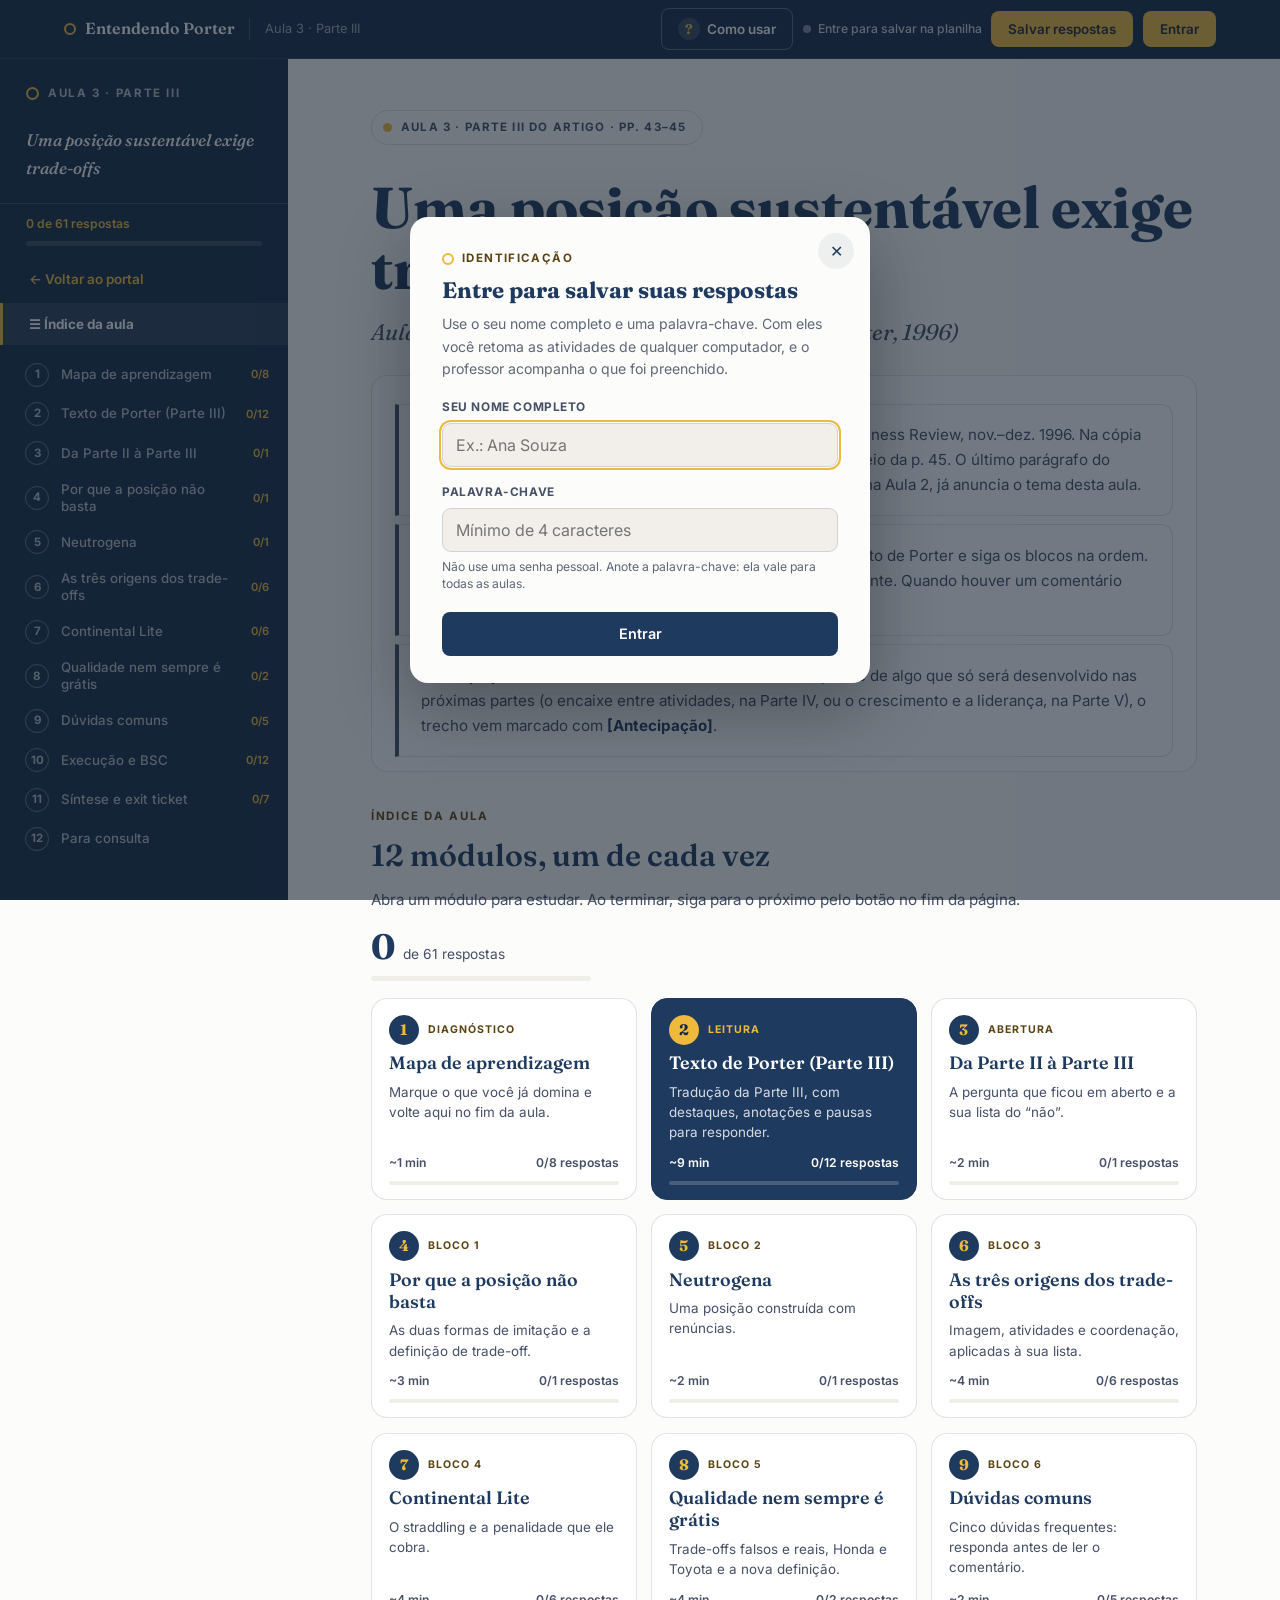
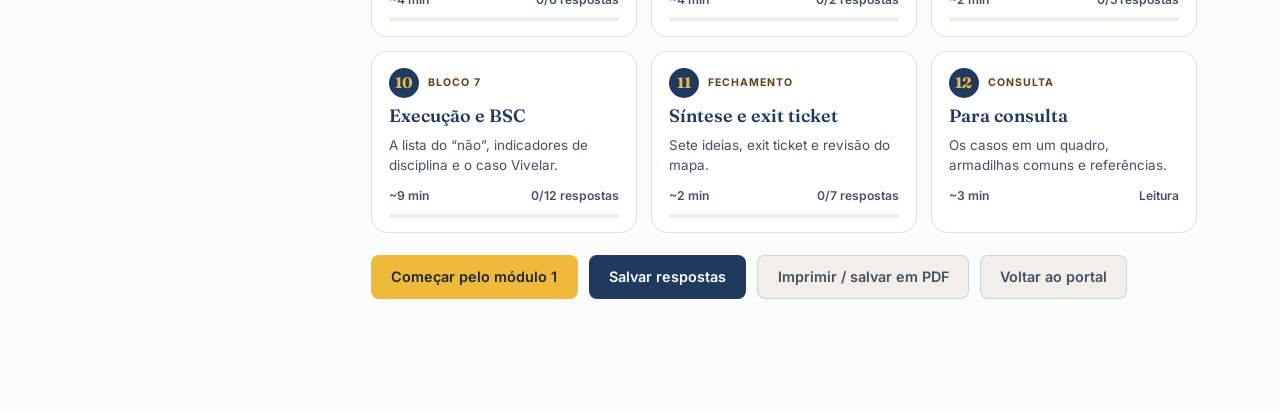
<file: partes/parte-3.html>
<!DOCTYPE html>
<html lang="pt-BR">
<head>
<meta charset="UTF-8">
<meta name="viewport" content="width=device-width, initial-scale=1.0">
<title>Parte III · Uma posição sustentável exige trade-offs — O que é estratégia?</title>
<!-- Página gerada por ferramentas/gerar_parte.py. Não edite à mão: edite as fontes e rode o gerador. -->
<link rel="preconnect" href="https://fonts.googleapis.com">
<link rel="preconnect" href="https://fonts.gstatic.com" crossorigin>
<link href="https://fonts.googleapis.com/css2?family=Fraunces:ital,opsz,wght@0,9..144,400;0,9..144,500;0,9..144,600;0,9..144,700;1,9..144,400;1,9..144,500&family=Inter:wght@400;500;600;700&display=swap" rel="stylesheet">
<link rel="stylesheet" href="../assets/css/portal.css">
<link rel="stylesheet" href="../assets/css/leitura.css">
<link rel="stylesheet" href="../assets/css/parte.css">
</head>
<body data-chave="parte-3" class="pagina-parte">

<div id="progress-bar"></div>
<button id="sidebar-toggle" aria-label="Abrir sumário"><span></span><span></span><span></span></button>
<div id="overlay"></div>

<nav id="sidebar" aria-label="Módulos da aula">
  <div class="sidebar-badge"><span class="dot"></span><span>Aula 3 · Parte III</span></div>
  <div class="sidebar-title">Uma posição sustentável exige trade-offs</div>
  <div class="sidebar-progresso" aria-live="polite"><span class="sp-txt">0 respostas</span><span class="sp-barra"><i></i></span></div>
  <a class="nav-item nav-voltar" href="../index.html">← Voltar ao portal</a>
  <a class="nav-indice" href="#indice">☰ Índice da aula</a>
  <a class="nav-mod" href="#m-mapa-de-aprendizagem" data-mod="m-mapa-de-aprendizagem"><span class="nm-n">1</span><span class="nm-t">Mapa de aprendizagem</span><span class="nm-p"></span></a>
  <a class="nav-mod" href="#m-texto-de-porter" data-mod="m-texto-de-porter"><span class="nm-n">2</span><span class="nm-t">Texto de Porter (Parte III)</span><span class="nm-p"></span></a><div class="nav-subs" data-subs="m-texto-de-porter"><a class="nav-sub" href="#iii-uma-posicao-estrategica-sustentavel-exige-trade-offs">III. Uma posição estratégica sustentável exige trade-offs</a></div>
  <a class="nav-mod" href="#m-abertura-da-parte-ii-a-parte-iii" data-mod="m-abertura-da-parte-ii-a-parte-iii"><span class="nm-n">3</span><span class="nm-t">Da Parte II à Parte III</span><span class="nm-p"></span></a><div class="nav-subs" data-subs="m-abertura-da-parte-ii-a-parte-iii"><a class="nav-sub" href="#o-que-ficou-em-aberto">O que ficou em aberto</a><a class="nav-sub" href="#a-sua-lista-do-nao">A sua lista do &quot;não&quot;</a></div>
  <a class="nav-mod" href="#m-bloco-1-por-que-a-posicao-nao-basta" data-mod="m-bloco-1-por-que-a-posicao-nao-basta"><span class="nm-n">4</span><span class="nm-t">Por que a posição não basta</span><span class="nm-p"></span></a><div class="nav-subs" data-subs="m-bloco-1-por-que-a-posicao-nao-basta"><a class="nav-sub" href="#1-1-uma-posicao-valiosa-atrai-imitacao">1.1 Uma posição valiosa atrai imitação</a><a class="nav-sub" href="#1-2-o-teste-mais-duro-o-setor-aereo">1.2 O teste mais duro: o setor aéreo</a><a class="nav-sub" href="#1-3-a-definicao-de-trade-off">1.3 A definição de trade-off</a><a class="nav-sub" href="#1-4-o-que-os-trade-offs-fazem">1.4 O que os trade-offs fazem</a></div>
  <a class="nav-mod" href="#m-bloco-2-neutrogena-uma-posicao-feita-de-renuncias" data-mod="m-bloco-2-neutrogena-uma-posicao-feita-de-renuncias"><span class="nm-n">5</span><span class="nm-t">Neutrogena</span><span class="nm-p"></span></a><div class="nav-subs" data-subs="m-bloco-2-neutrogena-uma-posicao-feita-de-renuncias"><a class="nav-sub" href="#2-1-a-posicao">2.1 A posição</a><a class="nav-sub" href="#2-2-o-que-ela-faz-e-do-que-abre-mao">2.2 O que ela faz e do que abre mão</a><a class="nav-sub" href="#2-3-o-que-o-caso-ensina">2.3 O que o caso ensina</a></div>
  <a class="nav-mod" href="#m-bloco-3-as-tres-origens-dos-trade-offs" data-mod="m-bloco-3-as-tres-origens-dos-trade-offs"><span class="nm-n">6</span><span class="nm-t">As três origens dos trade-offs</span><span class="nm-p"></span></a><div class="nav-subs" data-subs="m-bloco-3-as-tres-origens-dos-trade-offs"><a class="nav-sub" href="#3-1-primeira-origem-imagem-ou-reputacao">3.1 Primeira origem: imagem ou reputação</a><a class="nav-sub" href="#3-2-segunda-origem-as-proprias-atividades-a-mais-importa">3.2 Segunda origem: as próprias atividades (a mais importante)</a><a class="nav-sub" href="#3-3-terceira-origem-limites-de-coordenacao-e-controle">3.3 Terceira origem: limites de coordenação e controle</a><a class="nav-sub" href="#3-4-as-tres-origens-lado-a-lado">3.4 As três origens lado a lado</a><a class="nav-sub" href="#3-5-o-papel-dos-trade-offs-segundo-porter">3.5 O papel dos trade-offs, segundo Porter</a><a class="nav-sub" href="#3-6-exercicio-a-sua-lista-do-nao">3.6 Exercício: a sua lista do &quot;não&quot;</a></div>
  <a class="nav-mod" href="#m-bloco-4-continental-lite-a-penalidade-do-straddling" data-mod="m-bloco-4-continental-lite-a-penalidade-do-straddling"><span class="nm-n">7</span><span class="nm-t">Continental Lite</span><span class="nm-p"></span></a><div class="nav-subs" data-subs="m-bloco-4-continental-lite-a-penalidade-do-straddling"><a class="nav-sub" href="#4-1-o-que-a-continental-fez-p-44">4.1 O que a Continental fez (p. 44)</a><a class="nav-sub" href="#4-2-o-que-aconteceu-p-45">4.2 O que aconteceu (p. 45)</a><a class="nav-sub" href="#4-3-a-leitura-de-porter">4.3 A leitura de Porter</a><a class="nav-sub" href="#4-4-as-tres-origens-no-caso">4.4 As três origens no caso</a><a class="nav-sub" href="#4-5-resposta-a-pergunta-do-bloco-1">4.5 Resposta à pergunta do Bloco 1</a><a class="nav-sub" href="#4-6-o-padrao-se-repetiu">4.6 O padrão se repetiu?</a></div>
  <a class="nav-mod" href="#m-bloco-5-qualidade-nem-sempre-e-gratis" data-mod="m-bloco-5-qualidade-nem-sempre-e-gratis"><span class="nm-n">8</span><span class="nm-t">Qualidade nem sempre é grátis</span><span class="nm-p"></span></a><div class="nav-subs" data-subs="m-bloco-5-qualidade-nem-sempre-e-gratis"><a class="nav-sub" href="#5-1-trade-offs-falsos-e-reais">5.1 Trade-offs falsos e reais</a><a class="nav-sub" href="#5-2-qualidade-nem-sempre-e-gratis">5.2 &quot;Qualidade nem sempre é grátis&quot;</a><a class="nav-sub" href="#5-3-honda-e-toyota-esbarram-na-fronteira-p-45">5.3 Honda e Toyota esbarram na fronteira (p. 45)</a><a class="nav-sub" href="#5-4-o-habito-que-precisa-ser-desaprendido">5.4 O hábito que precisa ser desaprendido</a><a class="nav-sub" href="#5-5-a-nova-camada-da-definicao-de-estrategia">5.5 A nova camada da definição de estratégia</a></div>
  <a class="nav-mod" href="#m-bloco-6-duvidas-comuns" data-mod="m-bloco-6-duvidas-comuns"><span class="nm-n">9</span><span class="nm-t">Dúvidas comuns</span><span class="nm-p"></span></a><div class="nav-subs" data-subs="m-bloco-6-duvidas-comuns"><a class="nav-sub" href="#duvida-1-entao-uma-empresa-nunca-pode-ter-duas-posicoes">Dúvida 1: &quot;Então uma empresa nunca pode ter duas posições?&quot;</a><a class="nav-sub" href="#duvida-2-os-trade-offs-sao-permanentes">Dúvida 2: &quot;Os trade-offs são permanentes?&quot;</a><a class="nav-sub" href="#duvida-3-dizer-nao-a-um-cliente-nao-e-mau-atendimento">Dúvida 3: &quot;Dizer não a um cliente não é mau atendimento?&quot;</a><a class="nav-sub" href="#duvida-4-trade-off-e-o-mesmo-que-foco">Dúvida 4: &quot;Trade-off é o mesmo que foco?&quot;</a><a class="nav-sub" href="#duvida-5-trade-off-e-fit-sao-a-mesma-coisa">Dúvida 5: &quot;Trade-off e fit são a mesma coisa?&quot;</a></div>
  <a class="nav-mod" href="#m-bloco-7-trade-offs-na-execucao-estrategica-e-no-bsc" data-mod="m-bloco-7-trade-offs-na-execucao-estrategica-e-no-bsc"><span class="nm-n">10</span><span class="nm-t">Execução e BSC</span><span class="nm-p"></span></a><div class="nav-subs" data-subs="m-bloco-7-trade-offs-na-execucao-estrategica-e-no-bsc"><a class="nav-sub" href="#7-1-por-que-trade-off-e-um-problema-de-execucao">7.1 Por que trade-off é um problema de execução</a><a class="nav-sub" href="#7-2-as-tres-origens-nas-perspectivas-do-bsc">7.2 As três origens nas perspectivas do BSC</a><a class="nav-sub" href="#7-3-quatro-praticas-de-execucao">7.3 Quatro práticas de execução</a><a class="nav-sub" href="#7-4-o-painel-da-continental-lite-leitura-nossa">7.4 O painel da Continental Lite (leitura nossa)</a><a class="nav-sub" href="#7-5-o-caso-vivelar-o-lider-consegue-copiar-a-posicao-por">7.5 O caso Vivelar: o líder consegue copiar a posição por acesso?</a><a class="nav-sub" href="#7-6-as-renuncias-da-propria-vivelar">7.6 As renúncias da própria Vivelar</a><a class="nav-sub" href="#7-7-o-bsc-da-vivelar-com-a-camada-de-renuncias">7.7 O BSC da Vivelar com a camada de renúncias</a><a class="nav-sub" href="#7-8-treine-o-filtro-de-straddling-na-vivelar">7.8 Treine o filtro de straddling na Vivelar</a></div>
  <a class="nav-mod" href="#m-fechamento" data-mod="m-fechamento"><span class="nm-n">11</span><span class="nm-t">Síntese e exit ticket</span><span class="nm-p"></span></a><div class="nav-subs" data-subs="m-fechamento"><a class="nav-sub" href="#sintese-em-sete-ideias">Síntese em sete ideias</a><a class="nav-sub" href="#exit-ticket">Exit ticket</a><a class="nav-sub" href="#proxima-aula">Próxima aula</a></div>
  <a class="nav-mod" href="#m-para-consulta" data-mod="m-para-consulta"><span class="nm-n">12</span><span class="nm-t">Para consulta</span><span class="nm-p"></span></a><div class="nav-subs" data-subs="m-para-consulta"><a class="nav-sub" href="#os-casos-da-parte-iii-em-um-quadro">Os casos da Parte III em um quadro</a><a class="nav-sub" href="#armadilhas-comuns-de-interpretacao">Armadilhas comuns de interpretação</a><a class="nav-sub" href="#referencias">Referências</a></div>
</nav>

<main class="wrapper">

  <section class="indice" id="indice">
    <div class="hero" id="intro" data-integro="material-cab">
      <div class="hero-tag" data-atividade><span class="dot"></span>Aula 3 · Parte III do artigo · pp. 43–45</div>
      <h1>Uma posição sustentável exige trade-offs</h1>
      <p class="hero-sub">Aula 3 · Parte III do artigo <em>O que é estratégia?</em> (Porter, 1996)</p>
    </div>
    <div class="ficha" data-integro="material"><div class="callout callout-nota"><p><strong>Texto-base:</strong> Michael E. Porter, <em>What Is Strategy?</em>, Harvard Business Review, nov.–dez. 1996. Na cópia do artigo que você recebeu, a Parte III vai do fim da p. 43 ao meio da p. 45. O último parágrafo do quadro "A conexão com as estratégias genéricas" (p. 43), lido na Aula 2, já anuncia o tema desta aula.</p></div><div class="callout callout-nota"><p><strong>Como estudar:</strong> comece pelo Mapa de aprendizagem, leia o texto de Porter e siga os blocos na ordem. As atividades estão no próprio texto e são salvas automaticamente. Quando houver um comentário recolhido, escreva a sua resposta antes de abri-lo.</p></div><div class="callout callout-nota"><p><strong>Antecipações:</strong> esta aula trata da Parte III. Quando ela depende de algo que só será desenvolvido nas próximas partes (o encaixe entre atividades, na Parte IV, ou o crescimento e a liderança, na Parte V), o trecho vem marcado com <strong>[Antecipação]</strong>.</p></div></div>
    <div class="ind-topo" data-atividade>
      <div><span class="bloco-eyebrow">Índice da aula</span><h2>12 módulos, um de cada vez</h2>
      <p>Abra um módulo para estudar. Ao terminar, siga para o próximo pelo botão no fim da página.</p></div>
      <div class="ind-geral"><strong class="ig-num">0</strong><span class="ig-txt">de 0 respostas</span><span class="sp-barra"><i></i></span></div>
    </div>
    <ol class="mod-cards" data-atividade>
<li><a class="mod-card" href="#m-mapa-de-aprendizagem" data-mod="m-mapa-de-aprendizagem"><span class="mc-topo"><span class="mc-n">1</span><span class="mc-tipo">Diagnóstico</span></span><span class="mc-titulo">Mapa de aprendizagem</span><span class="mc-desc">Marque o que você já domina e volte aqui no fim da aula.</span><span class="mc-pe"><span class="mc-min">~1 min</span><span class="mc-prog"></span></span><span class="mc-barra"><i></i></span></a></li>
<li><a class="mod-card mod-card-texto" href="#m-texto-de-porter" data-mod="m-texto-de-porter"><span class="mc-topo"><span class="mc-n">2</span><span class="mc-tipo">Leitura</span></span><span class="mc-titulo">Texto de Porter (Parte III)</span><span class="mc-desc">Tradução da Parte III, com destaques, anotações e pausas para responder.</span><span class="mc-pe"><span class="mc-min">~9 min</span><span class="mc-prog"></span></span><span class="mc-barra"><i></i></span></a></li>
<li><a class="mod-card" href="#m-abertura-da-parte-ii-a-parte-iii" data-mod="m-abertura-da-parte-ii-a-parte-iii"><span class="mc-topo"><span class="mc-n">3</span><span class="mc-tipo">Abertura</span></span><span class="mc-titulo">Da Parte II à Parte III</span><span class="mc-desc">A pergunta que ficou em aberto e a sua lista do “não”.</span><span class="mc-pe"><span class="mc-min">~2 min</span><span class="mc-prog"></span></span><span class="mc-barra"><i></i></span></a></li>
<li><a class="mod-card" href="#m-bloco-1-por-que-a-posicao-nao-basta" data-mod="m-bloco-1-por-que-a-posicao-nao-basta"><span class="mc-topo"><span class="mc-n">4</span><span class="mc-tipo">Bloco 1</span></span><span class="mc-titulo">Por que a posição não basta</span><span class="mc-desc">As duas formas de imitação e a definição de trade-off.</span><span class="mc-pe"><span class="mc-min">~3 min</span><span class="mc-prog"></span></span><span class="mc-barra"><i></i></span></a></li>
<li><a class="mod-card" href="#m-bloco-2-neutrogena-uma-posicao-feita-de-renuncias" data-mod="m-bloco-2-neutrogena-uma-posicao-feita-de-renuncias"><span class="mc-topo"><span class="mc-n">5</span><span class="mc-tipo">Bloco 2</span></span><span class="mc-titulo">Neutrogena</span><span class="mc-desc">Uma posição construída com renúncias.</span><span class="mc-pe"><span class="mc-min">~2 min</span><span class="mc-prog"></span></span><span class="mc-barra"><i></i></span></a></li>
<li><a class="mod-card" href="#m-bloco-3-as-tres-origens-dos-trade-offs" data-mod="m-bloco-3-as-tres-origens-dos-trade-offs"><span class="mc-topo"><span class="mc-n">6</span><span class="mc-tipo">Bloco 3</span></span><span class="mc-titulo">As três origens dos trade-offs</span><span class="mc-desc">Imagem, atividades e coordenação, aplicadas à sua lista.</span><span class="mc-pe"><span class="mc-min">~4 min</span><span class="mc-prog"></span></span><span class="mc-barra"><i></i></span></a></li>
<li><a class="mod-card" href="#m-bloco-4-continental-lite-a-penalidade-do-straddling" data-mod="m-bloco-4-continental-lite-a-penalidade-do-straddling"><span class="mc-topo"><span class="mc-n">7</span><span class="mc-tipo">Bloco 4</span></span><span class="mc-titulo">Continental Lite</span><span class="mc-desc">O straddling e a penalidade que ele cobra.</span><span class="mc-pe"><span class="mc-min">~4 min</span><span class="mc-prog"></span></span><span class="mc-barra"><i></i></span></a></li>
<li><a class="mod-card" href="#m-bloco-5-qualidade-nem-sempre-e-gratis" data-mod="m-bloco-5-qualidade-nem-sempre-e-gratis"><span class="mc-topo"><span class="mc-n">8</span><span class="mc-tipo">Bloco 5</span></span><span class="mc-titulo">Qualidade nem sempre é grátis</span><span class="mc-desc">Trade-offs falsos e reais, Honda e Toyota e a nova definição.</span><span class="mc-pe"><span class="mc-min">~4 min</span><span class="mc-prog"></span></span><span class="mc-barra"><i></i></span></a></li>
<li><a class="mod-card" href="#m-bloco-6-duvidas-comuns" data-mod="m-bloco-6-duvidas-comuns"><span class="mc-topo"><span class="mc-n">9</span><span class="mc-tipo">Bloco 6</span></span><span class="mc-titulo">Dúvidas comuns</span><span class="mc-desc">Cinco dúvidas frequentes: responda antes de ler o comentário.</span><span class="mc-pe"><span class="mc-min">~2 min</span><span class="mc-prog"></span></span><span class="mc-barra"><i></i></span></a></li>
<li><a class="mod-card" href="#m-bloco-7-trade-offs-na-execucao-estrategica-e-no-bsc" data-mod="m-bloco-7-trade-offs-na-execucao-estrategica-e-no-bsc"><span class="mc-topo"><span class="mc-n">10</span><span class="mc-tipo">Bloco 7</span></span><span class="mc-titulo">Execução e BSC</span><span class="mc-desc">A lista do “não”, indicadores de disciplina e o caso Vivelar.</span><span class="mc-pe"><span class="mc-min">~9 min</span><span class="mc-prog"></span></span><span class="mc-barra"><i></i></span></a></li>
<li><a class="mod-card" href="#m-fechamento" data-mod="m-fechamento"><span class="mc-topo"><span class="mc-n">11</span><span class="mc-tipo">Fechamento</span></span><span class="mc-titulo">Síntese e exit ticket</span><span class="mc-desc">Sete ideias, exit ticket e revisão do mapa.</span><span class="mc-pe"><span class="mc-min">~2 min</span><span class="mc-prog"></span></span><span class="mc-barra"><i></i></span></a></li>
<li><a class="mod-card" href="#m-para-consulta" data-mod="m-para-consulta"><span class="mc-topo"><span class="mc-n">12</span><span class="mc-tipo">Consulta</span></span><span class="mc-titulo">Para consulta</span><span class="mc-desc">Os casos em um quadro, armadilhas comuns e referências.</span><span class="mc-pe"><span class="mc-min">~3 min</span><span class="mc-prog"></span></span><span class="mc-barra"><i></i></span></a></li>
    </ol>
    <div class="barra-acoes" data-atividade>
      <a class="vd-btn vd-btn-amarelo btn-continuar" href="#m-mapa-de-aprendizagem">Começar pelo módulo 1</a>
      <button type="button" class="vd-btn vd-btn-roxo btn-salvar" data-vd-salvar hidden>Salvar respostas</button>
      <button type="button" class="vd-btn vd-btn-ghost" onclick="window.print()">Imprimir / salvar em PDF</button>
      <a class="vd-btn vd-btn-ghost" href="../index.html">Voltar ao portal</a>
    </div>
    <div class="vd-print-id"></div>
  </section>

<section class="modulo secao m-sec" id="m-mapa-de-aprendizagem" data-titulo="Mapa de aprendizagem" hidden data-integro="material"><header class="mod-cab"><span class="mod-n" data-atividade>1</span><div><span class="mod-eyebrow" data-atividade>Módulo 1 de 12 · Diagnóstico · ~1 min</span><h2 class="mod-titulo">Mapa de aprendizagem</h2><p class="mod-desc" data-atividade>Marque o que você já domina e volte aqui no fim da aula.</p></div></header><p>Marque como você está em cada objetivo agora e volte ao mapa no fim da aula para atualizar. Ao final desta aula, você deve ser capaz de:</p><div class="mapa" data-secao="Mapa de aprendizagem"><div class="mapa-resumo" data-atividade aria-live="polite"></div><ol class="mapa-lista"><li class="mapa-item"><div class="mapa-obj"><span class="n">1.</span> Explicar por que uma posição única e valiosa, sozinha, não garante vantagem sustentável.</div><div class="mapa-resp" data-atividade><div class="pilulas" role="group" aria-label="Como você está no objetivo 1"><label class="pilula pilula-domino"><input type="radio" name="mapa_1" value="domino" data-campo="mapa_1" data-rotulo="Objetivo 1: Explicar por que uma posição única e valiosa, sozinha, não garante vantagem sustentável."><span>Domino</span></label><label class="pilula pilula-parcial"><input type="radio" name="mapa_1" value="parcial" data-campo="mapa_1" data-rotulo="Objetivo 1: Explicar por que uma posição única e valiosa, sozinha, não garante vantagem sustentável."><span>Domino parcialmente</span></label><label class="pilula pilula-nao"><input type="radio" name="mapa_1" value="nao" data-campo="mapa_1" data-rotulo="Objetivo 1: Explicar por que uma posição única e valiosa, sozinha, não garante vantagem sustentável."><span>Ainda não domino</span></label></div><button type="button" class="b-mapa-nota" aria-expanded="false">✎ Anotar</button><label class="mapa-nota" hidden><span>Anotação sobre o objetivo 1</span><textarea data-campo="mapa_1_nota" data-opcional data-rotulo="Objetivo 1: anotação" rows="2" placeholder="O que ainda não está claro? O que você quer rever?"></textarea></label></div></li><li class="mapa-item"><div class="mapa-obj"><span class="n">2.</span> Distinguir as duas formas de imitação descritas por Porter: <strong>reposicionamento</strong> e <strong>straddling</strong> (tentar ocupar duas posições ao mesmo tempo).</div><div class="mapa-resp" data-atividade><div class="pilulas" role="group" aria-label="Como você está no objetivo 2"><label class="pilula pilula-domino"><input type="radio" name="mapa_2" value="domino" data-campo="mapa_2" data-rotulo="Objetivo 2: Distinguir as duas formas de imitação descritas por Porter: reposicionamento e straddling (tentar ocupar duas posições ao mesmo tempo)."><span>Domino</span></label><label class="pilula pilula-parcial"><input type="radio" name="mapa_2" value="parcial" data-campo="mapa_2" data-rotulo="Objetivo 2: Distinguir as duas formas de imitação descritas por Porter: reposicionamento e straddling (tentar ocupar duas posições ao mesmo tempo)."><span>Domino parcialmente</span></label><label class="pilula pilula-nao"><input type="radio" name="mapa_2" value="nao" data-campo="mapa_2" data-rotulo="Objetivo 2: Distinguir as duas formas de imitação descritas por Porter: reposicionamento e straddling (tentar ocupar duas posições ao mesmo tempo)."><span>Ainda não domino</span></label></div><button type="button" class="b-mapa-nota" aria-expanded="false">✎ Anotar</button><label class="mapa-nota" hidden><span>Anotação sobre o objetivo 2</span><textarea data-campo="mapa_2_nota" data-opcional data-rotulo="Objetivo 2: anotação" rows="2" placeholder="O que ainda não está claro? O que você quer rever?"></textarea></label></div></li><li class="mapa-item"><div class="mapa-obj"><span class="n">3.</span> Definir trade-off como <strong>incompatibilidade entre atividades</strong>, e não como qualquer restrição ou "não".</div><div class="mapa-resp" data-atividade><div class="pilulas" role="group" aria-label="Como você está no objetivo 3"><label class="pilula pilula-domino"><input type="radio" name="mapa_3" value="domino" data-campo="mapa_3" data-rotulo="Objetivo 3: Definir trade-off como incompatibilidade entre atividades, e não como qualquer restrição ou &quot;não&quot;."><span>Domino</span></label><label class="pilula pilula-parcial"><input type="radio" name="mapa_3" value="parcial" data-campo="mapa_3" data-rotulo="Objetivo 3: Definir trade-off como incompatibilidade entre atividades, e não como qualquer restrição ou &quot;não&quot;."><span>Domino parcialmente</span></label><label class="pilula pilula-nao"><input type="radio" name="mapa_3" value="nao" data-campo="mapa_3" data-rotulo="Objetivo 3: Definir trade-off como incompatibilidade entre atividades, e não como qualquer restrição ou &quot;não&quot;."><span>Ainda não domino</span></label></div><button type="button" class="b-mapa-nota" aria-expanded="false">✎ Anotar</button><label class="mapa-nota" hidden><span>Anotação sobre o objetivo 3</span><textarea data-campo="mapa_3_nota" data-opcional data-rotulo="Objetivo 3: anotação" rows="2" placeholder="O que ainda não está claro? O que você quer rever?"></textarea></label></div></li><li class="mapa-item"><div class="mapa-obj"><span class="n">4.</span> Identificar e aplicar as três origens dos trade-offs: <strong>imagem ou reputação</strong>, <strong>as próprias atividades</strong> e <strong>limites de coordenação e controle</strong>.</div><div class="mapa-resp" data-atividade><div class="pilulas" role="group" aria-label="Como você está no objetivo 4"><label class="pilula pilula-domino"><input type="radio" name="mapa_4" value="domino" data-campo="mapa_4" data-rotulo="Objetivo 4: Identificar e aplicar as três origens dos trade-offs: imagem ou reputação, as próprias atividades e limites de coordenação e controle."><span>Domino</span></label><label class="pilula pilula-parcial"><input type="radio" name="mapa_4" value="parcial" data-campo="mapa_4" data-rotulo="Objetivo 4: Identificar e aplicar as três origens dos trade-offs: imagem ou reputação, as próprias atividades e limites de coordenação e controle."><span>Domino parcialmente</span></label><label class="pilula pilula-nao"><input type="radio" name="mapa_4" value="nao" data-campo="mapa_4" data-rotulo="Objetivo 4: Identificar e aplicar as três origens dos trade-offs: imagem ou reputação, as próprias atividades e limites de coordenação e controle."><span>Ainda não domino</span></label></div><button type="button" class="b-mapa-nota" aria-expanded="false">✎ Anotar</button><label class="mapa-nota" hidden><span>Anotação sobre o objetivo 4</span><textarea data-campo="mapa_4_nota" data-opcional data-rotulo="Objetivo 4: anotação" rows="2" placeholder="O que ainda não está claro? O que você quer rever?"></textarea></label></div></li><li class="mapa-item"><div class="mapa-obj"><span class="n">5.</span> Explicar, com o caso Continental Lite, a <strong>penalidade do straddling</strong>.</div><div class="mapa-resp" data-atividade><div class="pilulas" role="group" aria-label="Como você está no objetivo 5"><label class="pilula pilula-domino"><input type="radio" name="mapa_5" value="domino" data-campo="mapa_5" data-rotulo="Objetivo 5: Explicar, com o caso Continental Lite, a penalidade do straddling."><span>Domino</span></label><label class="pilula pilula-parcial"><input type="radio" name="mapa_5" value="parcial" data-campo="mapa_5" data-rotulo="Objetivo 5: Explicar, com o caso Continental Lite, a penalidade do straddling."><span>Domino parcialmente</span></label><label class="pilula pilula-nao"><input type="radio" name="mapa_5" value="nao" data-campo="mapa_5" data-rotulo="Objetivo 5: Explicar, com o caso Continental Lite, a penalidade do straddling."><span>Ainda não domino</span></label></div><button type="button" class="b-mapa-nota" aria-expanded="false">✎ Anotar</button><label class="mapa-nota" hidden><span>Anotação sobre o objetivo 5</span><textarea data-campo="mapa_5_nota" data-opcional data-rotulo="Objetivo 5: anotação" rows="2" placeholder="O que ainda não está claro? O que você quer rever?"></textarea></label></div></li><li class="mapa-item"><div class="mapa-obj"><span class="n">6.</span> Separar trade-offs falsos, que vêm de ineficiência, de trade-offs reais, que aparecem na fronteira.</div><div class="mapa-resp" data-atividade><div class="pilulas" role="group" aria-label="Como você está no objetivo 6"><label class="pilula pilula-domino"><input type="radio" name="mapa_6" value="domino" data-campo="mapa_6" data-rotulo="Objetivo 6: Separar trade-offs falsos, que vêm de ineficiência, de trade-offs reais, que aparecem na fronteira."><span>Domino</span></label><label class="pilula pilula-parcial"><input type="radio" name="mapa_6" value="parcial" data-campo="mapa_6" data-rotulo="Objetivo 6: Separar trade-offs falsos, que vêm de ineficiência, de trade-offs reais, que aparecem na fronteira."><span>Domino parcialmente</span></label><label class="pilula pilula-nao"><input type="radio" name="mapa_6" value="nao" data-campo="mapa_6" data-rotulo="Objetivo 6: Separar trade-offs falsos, que vêm de ineficiência, de trade-offs reais, que aparecem na fronteira."><span>Ainda não domino</span></label></div><button type="button" class="b-mapa-nota" aria-expanded="false">✎ Anotar</button><label class="mapa-nota" hidden><span>Anotação sobre o objetivo 6</span><textarea data-campo="mapa_6_nota" data-opcional data-rotulo="Objetivo 6: anotação" rows="2" placeholder="O que ainda não está claro? O que você quer rever?"></textarea></label></div></li><li class="mapa-item"><div class="mapa-obj"><span class="n">7.</span> Explicar a nova camada da definição de estratégia: <strong>estratégia é fazer trade-offs</strong>, e o centro dela está em escolher o que <strong>não</strong> fazer.</div><div class="mapa-resp" data-atividade><div class="pilulas" role="group" aria-label="Como você está no objetivo 7"><label class="pilula pilula-domino"><input type="radio" name="mapa_7" value="domino" data-campo="mapa_7" data-rotulo="Objetivo 7: Explicar a nova camada da definição de estratégia: estratégia é fazer trade-offs, e o centro dela está em escolher o que não fazer."><span>Domino</span></label><label class="pilula pilula-parcial"><input type="radio" name="mapa_7" value="parcial" data-campo="mapa_7" data-rotulo="Objetivo 7: Explicar a nova camada da definição de estratégia: estratégia é fazer trade-offs, e o centro dela está em escolher o que não fazer."><span>Domino parcialmente</span></label><label class="pilula pilula-nao"><input type="radio" name="mapa_7" value="nao" data-campo="mapa_7" data-rotulo="Objetivo 7: Explicar a nova camada da definição de estratégia: estratégia é fazer trade-offs, e o centro dela está em escolher o que não fazer."><span>Ainda não domino</span></label></div><button type="button" class="b-mapa-nota" aria-expanded="false">✎ Anotar</button><label class="mapa-nota" hidden><span>Anotação sobre o objetivo 7</span><textarea data-campo="mapa_7_nota" data-opcional data-rotulo="Objetivo 7: anotação" rows="2" placeholder="O que ainda não está claro? O que você quer rever?"></textarea></label></div></li><li class="mapa-item"><div class="mapa-obj"><span class="n">8.</span> Traduzir trade-offs em execução: uma lista do "não", indicadores de disciplina no BSC e um filtro para iniciativas que levam ao straddling.</div><div class="mapa-resp" data-atividade><div class="pilulas" role="group" aria-label="Como você está no objetivo 8"><label class="pilula pilula-domino"><input type="radio" name="mapa_8" value="domino" data-campo="mapa_8" data-rotulo="Objetivo 8: Traduzir trade-offs em execução: uma lista do &quot;não&quot;, indicadores de disciplina no BSC e um filtro para iniciativas que levam ao straddling."><span>Domino</span></label><label class="pilula pilula-parcial"><input type="radio" name="mapa_8" value="parcial" data-campo="mapa_8" data-rotulo="Objetivo 8: Traduzir trade-offs em execução: uma lista do &quot;não&quot;, indicadores de disciplina no BSC e um filtro para iniciativas que levam ao straddling."><span>Domino parcialmente</span></label><label class="pilula pilula-nao"><input type="radio" name="mapa_8" value="nao" data-campo="mapa_8" data-rotulo="Objetivo 8: Traduzir trade-offs em execução: uma lista do &quot;não&quot;, indicadores de disciplina no BSC e um filtro para iniciativas que levam ao straddling."><span>Ainda não domino</span></label></div><button type="button" class="b-mapa-nota" aria-expanded="false">✎ Anotar</button><label class="mapa-nota" hidden><span>Anotação sobre o objetivo 8</span><textarea data-campo="mapa_8_nota" data-opcional data-rotulo="Objetivo 8: anotação" rows="2" placeholder="O que ainda não está claro? O que você quer rever?"></textarea></label></div></li></ol></div><nav class="mod-nav" data-atividade aria-label="Navegação entre módulos"><span></span><a class="mn-ind" href="#indice">Índice da aula</a><a class="mn-prox" href="#m-texto-de-porter"><span>Próximo →</span><strong>Texto de Porter (Parte III)</strong></a></nav></section>
<section class="modulo secao m-sec" id="m-texto-de-porter" data-titulo="Texto de Porter (Parte III)" hidden><header class="mod-cab"><span class="mod-n" data-atividade>2</span><div><span class="mod-eyebrow" data-atividade>Módulo 2 de 12 · Leitura · ~9 min</span><h2 class="mod-titulo" data-atividade>O que é estratégia?</h2><p class="mod-sub" data-atividade>Michael E. Porter · Harvard Business Review, novembro–dezembro de 1996</p><p class="mod-desc" data-atividade>Tradução da Parte III, com destaques, anotações e pausas para responder.</p></div></header><p class="t-nota" data-atividade>Tradução para uso didático na disciplina. A numeração dos parágrafos (§) e as páginas indicadas na margem seguem a cópia do artigo distribuída à turma (pp. 43–45). O último parágrafo do quadro "A conexão com as estratégias genéricas" (p. 43), que já anuncia o tema desta parte, foi traduzido com a Parte II.</p><div id="antes-de-ler"><div class="ativ " data-atividade data-secao="Antes de ler"><div class="ativ-cab"><span class="ativ-ico" aria-hidden="true">✎</span><span class="ativ-tipo">Antes de ler</span><span class="ativ-titulo">A lista do “não” de uma empresa que você conhece</span></div><p class="ativ-enunciado">Responda antes de ler o texto de Porter. Liste três coisas que a sua empresa (ou uma empresa que você conhece bem) decidiu deliberadamente <strong>não</strong> fazer, mesmo que algum cliente tenha pedido, e o que ela perde por não fazê-las. A segunda pergunta é a mais difícil, e a mais importante. A lista volta na abertura, no Bloco 3 e no exit ticket.</p><div class="colunas2"><label class="ativ-campo"><span class="ativ-rot">Renúncia 1: o que a empresa decidiu não fazer</span><textarea data-campo="prep_nao1" data-rotulo="Renúncia 1: o que a empresa decidiu não fazer" rows="2" placeholder=""></textarea></label><label class="ativ-campo"><span class="ativ-rot">Renúncia 1: o que a empresa perde por não fazer</span><textarea data-campo="prep_perde1" data-rotulo="Renúncia 1: o que a empresa perde por não fazer" rows="2" placeholder=""></textarea></label></div><div class="colunas2"><label class="ativ-campo"><span class="ativ-rot">Renúncia 2: o que a empresa decidiu não fazer</span><textarea data-campo="prep_nao2" data-rotulo="Renúncia 2: o que a empresa decidiu não fazer" rows="2" placeholder=""></textarea></label><label class="ativ-campo"><span class="ativ-rot">Renúncia 2: o que a empresa perde por não fazer</span><textarea data-campo="prep_perde2" data-rotulo="Renúncia 2: o que a empresa perde por não fazer" rows="2" placeholder=""></textarea></label></div><div class="colunas2"><label class="ativ-campo"><span class="ativ-rot">Renúncia 3: o que a empresa decidiu não fazer</span><textarea data-campo="prep_nao3" data-rotulo="Renúncia 3: o que a empresa decidiu não fazer" rows="2" placeholder=""></textarea></label><label class="ativ-campo"><span class="ativ-rot">Renúncia 3: o que a empresa perde por não fazer</span><textarea data-campo="prep_perde3" data-rotulo="Renúncia 3: o que a empresa perde por não fazer" rows="2" placeholder=""></textarea></label></div></div></div><div class="ferr-ajuda" data-atividade><strong>Leitura ativa:</strong> passe o mouse (ou toque) em um parágrafo para usar <span class="kbd">▍ Destacar</span> e <span class="kbd">✎ Anotar</span>. Tudo é salvo com suas respostas.</div><article class="traducao" data-integro="traducao"><h2 class="t-h2" id="iii-uma-posicao-estrategica-sustentavel-exige-trade-offs">III. Uma posição estratégica sustentável exige trade-offs</h2>
<div class="par" id="p1" data-par="1" data-rotulo="§1"><div class="par-margem"><span class="par-num">§1</span><span class="par-pag">p. 43</span></div><div class="par-texto"><p>Escolher uma posição única, porém, não é suficiente para garantir uma vantagem sustentável. Uma posição valiosa vai atrair a imitação por parte dos concorrentes já estabelecidos, que provavelmente tentarão copiá-la de uma de duas maneiras.</p><div class="par-nota" data-atividade hidden><label><span>Minha anotação sobre §1</span><textarea data-nota="1" rows="3" placeholder="O que este trecho diz para você? Concorda? Que exemplo do seu setor ilustra isso?"></textarea></label></div></div><div class="par-ferr" data-atividade><button type="button" class="b-dest" aria-pressed="false" title="Destacar este parágrafo"><span aria-hidden="true">▍</span>Destacar</button><button type="button" class="b-nota" title="Escrever uma anotação"><span aria-hidden="true">✎</span>Anotar</button></div></div>
<div class="par" id="p2" data-par="2" data-rotulo="§2"><div class="par-margem"><span class="par-num">§2</span></div><div class="par-texto"><p>Primeiro, um concorrente pode se reposicionar para se igualar a quem tem o melhor desempenho. A J.C. Penney, por exemplo, vem se reposicionando: de uma cópia da Sears para um varejista de vestuário e têxteis mais sofisticado e voltado à moda. Um segundo tipo de imitação, muito mais comum, é o <em>straddling</em> (tentar ocupar duas posições ao mesmo tempo). Quem faz straddling procura obter os benefícios de uma posição bem-sucedida enquanto mantém a posição que já tem. Para isso, enxerta novos atributos, serviços ou tecnologias nas atividades que já executa.</p><div class="par-nota" data-atividade hidden><label><span>Minha anotação sobre §2</span><textarea data-nota="2" rows="3" placeholder="O que este trecho diz para você? Concorda? Que exemplo do seu setor ilustra isso?"></textarea></label></div></div><div class="par-ferr" data-atividade><button type="button" class="b-dest" aria-pressed="false" title="Destacar este parágrafo"><span aria-hidden="true">▍</span>Destacar</button><button type="button" class="b-nota" title="Escrever uma anotação"><span aria-hidden="true">✎</span>Anotar</button></div></div>
<div class="par" id="p3" data-par="3" data-rotulo="§3"><div class="par-margem"><span class="par-num">§3</span><span class="par-pag">p. 44</span></div><div class="par-texto"><p>Para quem afirma que os concorrentes conseguem copiar qualquer posição de mercado, o setor aéreo é um caso de teste perfeito. Parece que quase qualquer concorrente poderia imitar as atividades de qualquer outra companhia aérea. Qualquer companhia pode comprar os mesmos aviões, alugar os mesmos portões e igualar os cardápios e os serviços de emissão de passagens e de despacho de bagagem oferecidos pelas outras.</p><div class="par-nota" data-atividade hidden><label><span>Minha anotação sobre §3</span><textarea data-nota="3" rows="3" placeholder="O que este trecho diz para você? Concorda? Que exemplo do seu setor ilustra isso?"></textarea></label></div></div><div class="par-ferr" data-atividade><button type="button" class="b-dest" aria-pressed="false" title="Destacar este parágrafo"><span aria-hidden="true">▍</span>Destacar</button><button type="button" class="b-nota" title="Escrever uma anotação"><span aria-hidden="true">✎</span>Anotar</button></div></div>
<div class="par" id="p4" data-par="4" data-rotulo="§4"><div class="par-margem"><span class="par-num">§4</span></div><div class="par-texto"><p>A Continental Airlines viu como a Southwest estava indo bem e decidiu fazer straddling. Sem abandonar sua posição de companhia aérea de serviço completo, a Continental também se propôs a se igualar à Southwest em várias rotas ponto a ponto. A companhia batizou o novo serviço de Continental Lite. Ele eliminou as refeições e a primeira classe, aumentou a frequência de partidas, baixou as tarifas e reduziu o tempo de rotação no portão. Como a Continental continuou sendo uma companhia de serviço completo em outras rotas, seguiu usando agentes de viagem e sua frota mista de aviões, e continuou a despachar bagagens e a marcar assentos.</p><div class="par-nota" data-atividade hidden><label><span>Minha anotação sobre §4</span><textarea data-nota="4" rows="3" placeholder="O que este trecho diz para você? Concorda? Que exemplo do seu setor ilustra isso?"></textarea></label></div></div><div class="par-ferr" data-atividade><button type="button" class="b-dest" aria-pressed="false" title="Destacar este parágrafo"><span aria-hidden="true">▍</span>Destacar</button><button type="button" class="b-nota" title="Escrever uma anotação"><span aria-hidden="true">✎</span>Anotar</button></div></div>
<div class="ativ ativ-pausa" data-atividade data-secao="Texto de Porter · pausas para responder"><div class="ativ-cab"><span class="ativ-ico" aria-hidden="true">✎</span><span class="ativ-tipo">Pausa para responder</span><span class="ativ-titulo">Responda ao texto</span></div><p class="ativ-enunciado">Qual é a diferença entre se reposicionar e fazer straddling? Olhando para o que a Continental Lite copiou da Southwest e para o que a Continental manteve, o que você espera que aconteça?</p><label class="ativ-campo"><textarea data-campo="t_q1" data-rotulo="Qual é a diferença entre se reposicionar e fazer straddling? Olhando para o que a Continental Lite copiou da Southwest e para o que a Continental manteve, o que você espera que aconteça?" rows="4" placeholder="Escreva com suas palavras, sem copiar o texto."></textarea></label></div>
<div class="par" id="p5" data-par="5" data-rotulo="§5"><div class="par-margem"><span class="par-num">§5</span></div><div class="par-texto"><p>Mas uma posição estratégica não é sustentável a menos que haja trade-offs com outras posições. Os trade-offs ocorrem quando as atividades são incompatíveis. Em termos simples, um trade-off significa que ter mais de uma coisa exige ter menos de outra. Uma companhia aérea pode escolher servir refeições, o que aumenta o custo e torna mais lenta a rotação no portão, ou pode escolher não servir, mas não consegue fazer as duas coisas sem arcar com grandes ineficiências.</p><div class="par-nota" data-atividade hidden><label><span>Minha anotação sobre §5</span><textarea data-nota="5" rows="3" placeholder="O que este trecho diz para você? Concorda? Que exemplo do seu setor ilustra isso?"></textarea></label></div></div><div class="par-ferr" data-atividade><button type="button" class="b-dest" aria-pressed="false" title="Destacar este parágrafo"><span aria-hidden="true">▍</span>Destacar</button><button type="button" class="b-nota" title="Escrever uma anotação"><span aria-hidden="true">✎</span>Anotar</button></div></div>
<div class="par" id="p6" data-par="6" data-rotulo="§6"><div class="par-margem"><span class="par-num">§6</span></div><div class="par-texto"><p>Os trade-offs criam a necessidade de escolher e protegem contra quem se reposiciona e contra quem faz straddling. Considere o sabonete Neutrogena. O posicionamento por variedade da Neutrogena Corporation se apoia num sabonete "suave para a pele", sem resíduos e formulado com pH balanceado. Com uma grande equipe de propagandistas visitando dermatologistas, a estratégia de marketing da Neutrogena se parece mais com a de uma empresa farmacêutica do que com a de um fabricante de sabonetes. Ela anuncia em revistas médicas, envia mala direta a médicos, participa de congressos médicos e faz pesquisa em seu próprio Skincare Institute. Para reforçar seu posicionamento, a Neutrogena originalmente concentrou sua distribuição nas farmácias e evitou promoções de preço. A Neutrogena usa um processo de fabricação lento e mais caro para moldar seu sabonete frágil.</p><div class="par-nota" data-atividade hidden><label><span>Minha anotação sobre §6</span><textarea data-nota="6" rows="3" placeholder="O que este trecho diz para você? Concorda? Que exemplo do seu setor ilustra isso?"></textarea></label></div></div><div class="par-ferr" data-atividade><button type="button" class="b-dest" aria-pressed="false" title="Destacar este parágrafo"><span aria-hidden="true">▍</span>Destacar</button><button type="button" class="b-nota" title="Escrever uma anotação"><span aria-hidden="true">✎</span>Anotar</button></div></div>
<div class="par" id="p7" data-par="7" data-rotulo="§7"><div class="par-margem"><span class="par-num">§7</span></div><div class="par-texto"><p>Ao escolher essa posição, a Neutrogena disse não aos desodorantes e hidratantes que muitos clientes desejam em seu sabonete. Abriu mão do grande volume potencial de vender em supermercados e de usar promoções de preço. Sacrificou eficiências de fabricação para obter os atributos desejados do sabonete. Em seu posicionamento original, a Neutrogena fez toda uma série de trade-offs como esses, trade-offs que protegeram a empresa dos imitadores.</p><div class="par-nota" data-atividade hidden><label><span>Minha anotação sobre §7</span><textarea data-nota="7" rows="3" placeholder="O que este trecho diz para você? Concorda? Que exemplo do seu setor ilustra isso?"></textarea></label></div></div><div class="par-ferr" data-atividade><button type="button" class="b-dest" aria-pressed="false" title="Destacar este parágrafo"><span aria-hidden="true">▍</span>Destacar</button><button type="button" class="b-nota" title="Escrever uma anotação"><span aria-hidden="true">✎</span>Anotar</button></div></div>
<div class="ativ ativ-pausa" data-atividade data-secao="Texto de Porter · pausas para responder"><div class="ativ-cab"><span class="ativ-ico" aria-hidden="true">✎</span><span class="ativ-tipo">Pausa para responder</span><span class="ativ-titulo">Responda ao texto</span></div><p class="ativ-enunciado">O que é um trade-off, segundo Porter? Cite duas renúncias da Neutrogena e explique por que elas a protegeram dos imitadores.</p><label class="ativ-campo"><textarea data-campo="t_q2" data-rotulo="O que é um trade-off, segundo Porter? Cite duas renúncias da Neutrogena e explique por que elas a protegeram dos imitadores." rows="4" placeholder="Escreva com suas palavras, sem copiar o texto."></textarea></label></div>
<div class="par" id="p8" data-par="8" data-rotulo="§8"><div class="par-margem"><span class="par-num">§8</span></div><div class="par-texto"><p>Os trade-offs surgem por três razões. A primeira são as inconsistências de imagem ou de reputação. Uma empresa conhecida por entregar um tipo de valor pode perder credibilidade e confundir os clientes, ou até minar a própria reputação, se passar a entregar outro tipo de valor ou tentar entregar duas coisas inconsistentes ao mesmo tempo. O sabonete Ivory, por exemplo, com sua posição de sabonete básico, barato e de uso diário, teria muita dificuldade em remodelar sua imagem para se igualar à reputação premium e "médica" da Neutrogena. Os esforços para criar uma imagem nova costumam custar dezenas ou até centenas de milhões de dólares num setor de grande porte, o que é uma barreira poderosa à imitação.</p><div class="par-nota" data-atividade hidden><label><span>Minha anotação sobre §8</span><textarea data-nota="8" rows="3" placeholder="O que este trecho diz para você? Concorda? Que exemplo do seu setor ilustra isso?"></textarea></label></div></div><div class="par-ferr" data-atividade><button type="button" class="b-dest" aria-pressed="false" title="Destacar este parágrafo"><span aria-hidden="true">▍</span>Destacar</button><button type="button" class="b-nota" title="Escrever uma anotação"><span aria-hidden="true">✎</span>Anotar</button></div></div>
<div class="par" id="p9" data-par="9" data-rotulo="§9"><div class="par-margem"><span class="par-num">§9</span></div><div class="par-texto"><p>Em segundo lugar, e mais importante, os trade-offs surgem das próprias atividades. Posições diferentes (com suas atividades sob medida) exigem configurações de produto diferentes, equipamentos diferentes, comportamentos diferentes dos funcionários, habilidades diferentes e sistemas de gestão diferentes. Muitos trade-offs refletem inflexibilidades de máquinas, de pessoas ou de sistemas. Quanto mais a Ikea configurou suas atividades para reduzir custos, fazendo os clientes montarem e transportarem os móveis eles mesmos, menos capaz ela ficou de satisfazer clientes que exigem níveis mais altos de serviço.</p><div class="par-nota" data-atividade hidden><label><span>Minha anotação sobre §9</span><textarea data-nota="9" rows="3" placeholder="O que este trecho diz para você? Concorda? Que exemplo do seu setor ilustra isso?"></textarea></label></div></div><div class="par-ferr" data-atividade><button type="button" class="b-dest" aria-pressed="false" title="Destacar este parágrafo"><span aria-hidden="true">▍</span>Destacar</button><button type="button" class="b-nota" title="Escrever uma anotação"><span aria-hidden="true">✎</span>Anotar</button></div></div>
<div class="par" id="p10" data-par="10" data-rotulo="§10"><div class="par-margem"><span class="par-num">§10</span></div><div class="par-texto"><p>Os trade-offs, porém, podem ser ainda mais básicos. Em geral, destrói-se valor quando uma atividade é superdimensionada ou subdimensionada para o seu uso. Por exemplo, mesmo que um vendedor fosse capaz de oferecer um alto nível de assistência a um cliente e nenhuma a outro, o talento do vendedor (e parte do seu custo) seria desperdiçado com o segundo cliente. Além disso, a produtividade pode melhorar quando a variação de uma atividade é limitada. Ao oferecer um alto nível de assistência o tempo todo, o vendedor e toda a atividade de vendas muitas vezes conseguem obter eficiências de aprendizado e de escala.</p><div class="par-nota" data-atividade hidden><label><span>Minha anotação sobre §10</span><textarea data-nota="10" rows="3" placeholder="O que este trecho diz para você? Concorda? Que exemplo do seu setor ilustra isso?"></textarea></label></div></div><div class="par-ferr" data-atividade><button type="button" class="b-dest" aria-pressed="false" title="Destacar este parágrafo"><span aria-hidden="true">▍</span>Destacar</button><button type="button" class="b-nota" title="Escrever uma anotação"><span aria-hidden="true">✎</span>Anotar</button></div></div>
<div class="par" id="p11" data-par="11" data-rotulo="§11"><div class="par-margem"><span class="par-num">§11</span></div><div class="par-texto"><p>Por fim, os trade-offs surgem dos limites da coordenação e do controle internos. Ao escolher claramente competir de um jeito e não de outro, a alta direção deixa claras as prioridades da organização. As empresas que tentam ser tudo para todos os clientes, ao contrário, correm o risco de gerar confusão na linha de frente, à medida que os funcionários tentam tomar as decisões operacionais do dia a dia sem um critério claro.</p><div class="par-nota" data-atividade hidden><label><span>Minha anotação sobre §11</span><textarea data-nota="11" rows="3" placeholder="O que este trecho diz para você? Concorda? Que exemplo do seu setor ilustra isso?"></textarea></label></div></div><div class="par-ferr" data-atividade><button type="button" class="b-dest" aria-pressed="false" title="Destacar este parágrafo"><span aria-hidden="true">▍</span>Destacar</button><button type="button" class="b-nota" title="Escrever uma anotação"><span aria-hidden="true">✎</span>Anotar</button></div></div>
<div class="par" id="p12" data-par="12" data-rotulo="§12"><div class="par-margem"><span class="par-num">§12</span><span class="par-pag">p. 45</span></div><div class="par-texto"><p>Os trade-offs de posicionamento estão por toda parte na competição e são essenciais à estratégia. Eles criam a necessidade de escolher e limitam propositalmente o que a empresa oferece. Eles desestimulam o straddling e o reposicionamento, porque os concorrentes que recorrem a essas manobras minam as próprias estratégias e degradam o valor das atividades que já executam.</p><div class="par-nota" data-atividade hidden><label><span>Minha anotação sobre §12</span><textarea data-nota="12" rows="3" placeholder="O que este trecho diz para você? Concorda? Que exemplo do seu setor ilustra isso?"></textarea></label></div></div><div class="par-ferr" data-atividade><button type="button" class="b-dest" aria-pressed="false" title="Destacar este parágrafo"><span aria-hidden="true">▍</span>Destacar</button><button type="button" class="b-nota" title="Escrever uma anotação"><span aria-hidden="true">✎</span>Anotar</button></div></div>
<div class="ativ ativ-pausa" data-atividade data-secao="Texto de Porter · pausas para responder"><div class="ativ-cab"><span class="ativ-ico" aria-hidden="true">✎</span><span class="ativ-tipo">Pausa para responder</span><span class="ativ-titulo">Responda ao texto</span></div><p class="ativ-enunciado">Quais são as três origens dos trade-offs? Dê um exemplo de cada uma, do texto ou do seu setor.</p><label class="ativ-campo"><textarea data-campo="t_q3" data-rotulo="Quais são as três origens dos trade-offs? Dê um exemplo de cada uma, do texto ou do seu setor." rows="4" placeholder="Escreva com suas palavras, sem copiar o texto."></textarea></label></div>
<div class="par" id="p13" data-par="13" data-rotulo="§13"><div class="par-margem"><span class="par-num">§13</span></div><div class="par-texto"><p>No fim, foram os trade-offs que derrubaram a Continental Lite. A companhia perdeu centenas de milhões de dólares, e o presidente-executivo perdeu o cargo. Seus aviões atrasavam ao decolar dos congestionados aeroportos centrais de conexão ou ficavam parados no portão por causa da transferência de bagagens. Os atrasos e os cancelamentos geravam mil reclamações por dia. A Continental Lite não podia se dar ao luxo de competir em preço e ainda pagar as comissões padrão aos agentes de viagem, mas a Continental também não podia dispensar os agentes em seu negócio de serviço completo. A companhia buscou um meio-termo: cortou as comissões de todos os voos da Continental, sem exceção. Da mesma forma, não podia oferecer os mesmos benefícios de milhagem aos viajantes que pagavam as tarifas muito mais baixas do serviço Lite. Buscou outro meio-termo, reduzindo as recompensas de todo o programa de milhagem da Continental. Os resultados: agentes de viagem e clientes do serviço completo irritados.</p><div class="par-nota" data-atividade hidden><label><span>Minha anotação sobre §13</span><textarea data-nota="13" rows="3" placeholder="O que este trecho diz para você? Concorda? Que exemplo do seu setor ilustra isso?"></textarea></label></div></div><div class="par-ferr" data-atividade><button type="button" class="b-dest" aria-pressed="false" title="Destacar este parágrafo"><span aria-hidden="true">▍</span>Destacar</button><button type="button" class="b-nota" title="Escrever uma anotação"><span aria-hidden="true">✎</span>Anotar</button></div></div>
<div class="par" id="p14" data-par="14" data-rotulo="§14"><div class="par-margem"><span class="par-num">§14</span></div><div class="par-texto"><p>A Continental tentou competir de duas maneiras ao mesmo tempo. Ao tentar ser de baixo custo em algumas rotas e de serviço completo em outras, pagou uma enorme penalidade de straddling. Se não houvesse trade-offs entre as duas posições, a Continental poderia ter tido sucesso. Mas a ausência de trade-offs é uma meia-verdade perigosa, que os gestores precisam desaprender. A qualidade nem sempre é gratuita. A conveniência da Southwest, que é um tipo de alta qualidade, por acaso é compatível com custos baixos, porque suas partidas frequentes são viabilizadas por várias práticas de baixo custo, como a rotação rápida no portão e a emissão automatizada de passagens. Outras dimensões da qualidade de uma companhia aérea, porém, como o assento marcado, a refeição ou a transferência de bagagem, exigem custos para serem oferecidas.</p><div class="par-nota" data-atividade hidden><label><span>Minha anotação sobre §14</span><textarea data-nota="14" rows="3" placeholder="O que este trecho diz para você? Concorda? Que exemplo do seu setor ilustra isso?"></textarea></label></div></div><div class="par-ferr" data-atividade><button type="button" class="b-dest" aria-pressed="false" title="Destacar este parágrafo"><span aria-hidden="true">▍</span>Destacar</button><button type="button" class="b-nota" title="Escrever uma anotação"><span aria-hidden="true">✎</span>Anotar</button></div></div>
<div class="ativ ativ-pausa" data-atividade data-secao="Texto de Porter · pausas para responder"><div class="ativ-cab"><span class="ativ-ico" aria-hidden="true">✎</span><span class="ativ-tipo">Pausa para responder</span><span class="ativ-titulo">Responda ao texto</span></div><p class="ativ-enunciado">Por que a Continental Lite fracassou? Por que as &quot;soluções&quot; adotadas (cortar as comissões e reduzir a milhagem de todos) prejudicaram também o serviço completo?</p><label class="ativ-campo"><textarea data-campo="t_q4" data-rotulo="Por que a Continental Lite fracassou? Por que as &quot;soluções&quot; adotadas (cortar as comissões e reduzir a milhagem de todos) prejudicaram também o serviço completo?" rows="4" placeholder="Escreva com suas palavras, sem copiar o texto."></textarea></label></div>
<div class="par" id="p15" data-par="15" data-rotulo="§15"><div class="par-margem"><span class="par-num">§15</span></div><div class="par-texto"><p>Em geral, os falsos trade-offs entre custo e qualidade ocorrem sobretudo quando há esforço redundante ou desperdiçado, falta de controle ou de precisão, ou coordenação fraca. A melhoria simultânea de custo e diferenciação só é possível quando a empresa parte de muito atrás da fronteira de produtividade ou quando a fronteira se desloca para fora. Na fronteira, onde as empresas já alcançaram as melhores práticas atuais, o trade-off entre custo e diferenciação é, de fato, muito real.</p><div class="par-nota" data-atividade hidden><label><span>Minha anotação sobre §15</span><textarea data-nota="15" rows="3" placeholder="O que este trecho diz para você? Concorda? Que exemplo do seu setor ilustra isso?"></textarea></label></div></div><div class="par-ferr" data-atividade><button type="button" class="b-dest" aria-pressed="false" title="Destacar este parágrafo"><span aria-hidden="true">▍</span>Destacar</button><button type="button" class="b-nota" title="Escrever uma anotação"><span aria-hidden="true">✎</span>Anotar</button></div></div>
<div class="par" id="p16" data-par="16" data-rotulo="§16"><div class="par-margem"><span class="par-num">§16</span></div><div class="par-texto"><p>Depois de uma década desfrutando de vantagens de produtividade, a Honda Motor Company e a Toyota Motor Corporation recentemente esbarraram na fronteira. Em 1995, diante da crescente resistência dos clientes a preços mais altos de automóveis, a Honda descobriu que a única maneira de produzir um carro mais barato era economizar em atributos. Nos Estados Unidos, substituiu os freios a disco traseiros do Civic por freios a tambor, mais baratos, e usou um tecido mais barato no banco traseiro, na esperança de que os clientes não percebessem. A Toyota tentou vender no Japão uma versão do Corolla, seu campeão de vendas, com para-choques sem pintura e bancos mais baratos. No caso da Toyota, os clientes se rebelaram, e a empresa rapidamente retirou o novo modelo.</p><div class="par-nota" data-atividade hidden><label><span>Minha anotação sobre §16</span><textarea data-nota="16" rows="3" placeholder="O que este trecho diz para você? Concorda? Que exemplo do seu setor ilustra isso?"></textarea></label></div></div><div class="par-ferr" data-atividade><button type="button" class="b-dest" aria-pressed="false" title="Destacar este parágrafo"><span aria-hidden="true">▍</span>Destacar</button><button type="button" class="b-nota" title="Escrever uma anotação"><span aria-hidden="true">✎</span>Anotar</button></div></div>
<div class="ativ ativ-pausa" data-atividade data-secao="Texto de Porter · pausas para responder"><div class="ativ-cab"><span class="ativ-ico" aria-hidden="true">✎</span><span class="ativ-tipo">Pausa para responder</span><span class="ativ-titulo">Responda ao texto</span></div><p class="ativ-enunciado">Quando é possível melhorar custo e diferenciação ao mesmo tempo, e quando não é? Use o caso de Honda e Toyota para explicar.</p><label class="ativ-campo"><textarea data-campo="t_q5" data-rotulo="Quando é possível melhorar custo e diferenciação ao mesmo tempo, e quando não é? Use o caso de Honda e Toyota para explicar." rows="4" placeholder="Escreva com suas palavras, sem copiar o texto."></textarea></label></div>
<div class="par" id="p17" data-par="17" data-rotulo="§17"><div class="par-margem"><span class="par-num">§17</span></div><div class="par-texto"><p>Na última década, à medida que melhoravam muito a eficácia operacional, os gestores internalizaram a ideia de que eliminar trade-offs é algo bom. Mas, se não houver trade-offs, as empresas nunca conseguirão uma vantagem sustentável. Terão de correr cada vez mais rápido apenas para continuar no mesmo lugar.</p><div class="par-nota" data-atividade hidden><label><span>Minha anotação sobre §17</span><textarea data-nota="17" rows="3" placeholder="O que este trecho diz para você? Concorda? Que exemplo do seu setor ilustra isso?"></textarea></label></div></div><div class="par-ferr" data-atividade><button type="button" class="b-dest" aria-pressed="false" title="Destacar este parágrafo"><span aria-hidden="true">▍</span>Destacar</button><button type="button" class="b-nota" title="Escrever uma anotação"><span aria-hidden="true">✎</span>Anotar</button></div></div>
<div class="par" id="p18" data-par="18" data-rotulo="§18"><div class="par-margem"><span class="par-num">§18</span></div><div class="par-texto"><p>Ao voltarmos à pergunta "O que é estratégia?", vemos que os trade-offs acrescentam uma nova dimensão à resposta. Estratégia é fazer trade-offs na forma de competir. A essência da estratégia é escolher o que <em>não</em> fazer. Sem trade-offs, não haveria necessidade de escolher e, portanto, não haveria necessidade de estratégia. Qualquer boa ideia poderia ser, e seria, rapidamente imitada. Mais uma vez, o desempenho voltaria a depender inteiramente da eficácia operacional.</p><div class="par-nota" data-atividade hidden><label><span>Minha anotação sobre §18</span><textarea data-nota="18" rows="3" placeholder="O que este trecho diz para você? Concorda? Que exemplo do seu setor ilustra isso?"></textarea></label></div></div><div class="par-ferr" data-atividade><button type="button" class="b-dest" aria-pressed="false" title="Destacar este parágrafo"><span aria-hidden="true">▍</span>Destacar</button><button type="button" class="b-nota" title="Escrever uma anotação"><span aria-hidden="true">✎</span>Anotar</button></div></div>
<div class="ativ ativ-pausa" data-atividade data-secao="Texto de Porter · pausas para responder"><div class="ativ-cab"><span class="ativ-ico" aria-hidden="true">✎</span><span class="ativ-tipo">Pausa para responder</span><span class="ativ-titulo">Responda ao texto</span></div><p class="ativ-enunciado">Com suas palavras: o que a Parte III acrescenta à definição de estratégia da Parte II? Por que, sem trade-offs, não haveria estratégia?</p><label class="ativ-campo"><textarea data-campo="t_q6" data-rotulo="Com suas palavras: o que a Parte III acrescenta à definição de estratégia da Parte II? Por que, sem trade-offs, não haveria estratégia?" rows="4" placeholder="Escreva com suas palavras, sem copiar o texto."></textarea></label></div></article><nav class="mod-nav" data-atividade aria-label="Navegação entre módulos"><a class="mn-ant" href="#m-mapa-de-aprendizagem"><span>← Anterior</span><strong>Mapa de aprendizagem</strong></a><a class="mn-ind" href="#indice">Índice da aula</a><a class="mn-prox" href="#m-abertura-da-parte-ii-a-parte-iii"><span>Próximo →</span><strong>Da Parte II à Parte III</strong></a></nav></section>
<section class="modulo secao m-sec" id="m-abertura-da-parte-ii-a-parte-iii" data-titulo="Da Parte II à Parte III" hidden data-integro="material"><header class="mod-cab"><span class="mod-n" data-atividade>3</span><div><span class="mod-eyebrow" data-atividade>Módulo 3 de 12 · Abertura · ~2 min</span><h2 class="mod-titulo">Abertura: da Parte II à Parte III</h2><p class="mod-desc" data-atividade>A pergunta que ficou em aberto e a sua lista do “não”.</p></div></header><div class="m-unidade" id="o-que-ficou-em-aberto"><h3 class="m-h3">O que ficou em aberto</h3><ul class="lista"><li><strong>Aula 1 (Parte I):</strong> fazer as mesmas coisas melhor (EO) é necessário, mas não basta.</li><li><strong>Aula 2 (Parte II):</strong> estratégia é criar uma posição <strong>única e valiosa</strong>, com um conjunto <strong>diferente</strong> de atividades, nascida de variedade, necessidades ou acesso.</li><li><strong>A pergunta que ficou aberta (Aula 2, Dúvida 5):</strong> se a posição é única e valiosa, <strong>o que impede os rivais de copiá-la?</strong></li></ul></div><div class="m-unidade" id="a-sua-lista-do-nao"><h3 class="m-h3">A sua lista do "não"</h3><p>No início do texto de Porter, você listou três coisas que uma empresa decidiu deliberadamente não fazer e o que ela perde com isso. Listas assim costumam misturar renúncias que custam algo com coisas que a empresa simplesmente nunca quis fazer:</p><div class="tabela-wrap"><table class="tabela tabela-cards"><thead><tr><th>A empresa não faz...</th><th>O que perde por não fazer</th><th>Leitura provisória</th></tr></thead><tbody><tr><td data-label="A empresa não faz...">"Não atendemos pedidos abaixo de X unidades"</td><td data-label="O que perde por não fazer">Clientes pequenos</td><td data-label="Leitura provisória">Pode ser trade-off: depende de haver incompatibilidade com a forma de atender os outros clientes</td></tr><tr><td data-label="A empresa não faz...">"Não vendemos para o governo"</td><td data-label="O que perde por não fazer">Nada relevante: nunca quisemos</td><td data-label="Leitura provisória">Provavelmente não é trade-off: não custa nada</td></tr><tr><td data-label="A empresa não faz...">"Não fazemos promoções de preço"</td><td data-label="O que perde por não fazer">Volume em datas promocionais</td><td data-label="Leitura provisória">Pode ser trade-off: depende de proteger algo, como a imagem ou a margem do canal</td></tr></tbody></table></div><p>Esta aula ensina a separar as duas coisas. A sua lista volta no Bloco 3 e no exit ticket.</p><div class="ativ " data-atividade data-secao="Abertura"><div class="ativ-cab"><span class="ativ-ico" aria-hidden="true">✎</span><span class="ativ-tipo">Atividade</span><span class="ativ-titulo">Uma primeira leitura da sua lista</span></div><p class="ativ-enunciado">As três renúncias que você listou antes de ler:</p><blockquote class="espelho" data-atividade data-espelho="prep_nao1" data-vazio="Você ainda não escreveu a renúncia 1. A lista fica no início do módulo Texto de Porter."></blockquote><blockquote class="espelho" data-atividade data-espelho="prep_nao2" data-vazio="Você ainda não escreveu a renúncia 2. A lista fica no início do módulo Texto de Porter."></blockquote><blockquote class="espelho" data-atividade data-espelho="prep_nao3" data-vazio="Você ainda não escreveu a renúncia 3. A lista fica no início do módulo Texto de Porter."></blockquote><label class="ativ-campo"><span class="ativ-rot">Pela leitura provisória da tabela, qual delas parece custar mais à empresa? Alguma é algo que ela simplesmente nunca quis fazer?</span><textarea data-campo="abertura_leitura" data-rotulo="Pela leitura provisória da tabela, qual delas parece custar mais à empresa? Alguma é algo que ela simplesmente nunca quis fazer?" rows="3" placeholder=""></textarea></label></div></div><nav class="mod-nav" data-atividade aria-label="Navegação entre módulos"><a class="mn-ant" href="#m-texto-de-porter"><span>← Anterior</span><strong>Texto de Porter (Parte III)</strong></a><a class="mn-ind" href="#indice">Índice da aula</a><a class="mn-prox" href="#m-bloco-1-por-que-a-posicao-nao-basta"><span>Próximo →</span><strong>Por que a posição não basta</strong></a></nav></section>
<section class="modulo secao m-sec" id="m-bloco-1-por-que-a-posicao-nao-basta" data-titulo="Por que a posição não basta" hidden data-integro="material"><header class="mod-cab"><span class="mod-n" data-atividade>4</span><div><span class="mod-eyebrow" data-atividade>Módulo 4 de 12 · Bloco 1 · ~3 min</span><h2 class="mod-titulo">Bloco 1: por que a posição não basta</h2><p class="mod-desc" data-atividade>As duas formas de imitação e a definição de trade-off.</p></div></header><div class="m-unidade" id="1-1-uma-posicao-valiosa-atrai-imitacao"><h3 class="m-h3">1.1 Uma posição valiosa atrai imitação</h3><p>Porter abre a Parte III dizendo que escolher uma posição única <strong>não basta</strong> para garantir vantagem sustentável (p. 43). Uma posição valiosa atrai a imitação dos concorrentes já estabelecidos, de duas formas:</p><div class="tabela-wrap"><table class="tabela tabela-cards"><thead><tr><th>Forma de imitação</th><th>O que é</th><th>Exemplo de Porter</th></tr></thead><tbody><tr><td data-label="Forma de imitação"><strong>Reposicionamento</strong></td><td data-label="O que é">O concorrente abandona a própria posição e passa a ocupar a do líder</td><td data-label="Exemplo de Porter">J.C. Penney, que vinha se reposicionando de uma cópia da Sears para um varejista de vestuário mais sofisticado e voltado à moda</td></tr><tr><td data-label="Forma de imitação"><strong>Straddling</strong> (a forma <strong>muito mais comum</strong>)</td><td data-label="O que é">O concorrente tenta obter os benefícios da posição bem-sucedida <strong>sem abandonar a sua</strong>, acrescentando novos atributos, serviços ou tecnologias às atividades que já executa</td><td data-label="Exemplo de Porter">Continental Lite (Bloco 4)</td></tr></tbody></table></div><p><em>Straddle</em> é "ficar com um pé de cada lado": tentar ocupar duas posições ao mesmo tempo. Nesta aula, mantemos o termo em inglês.</p></div><div class="m-unidade" id="1-2-o-teste-mais-duro-o-setor-aereo"><h3 class="m-h3">1.2 O teste mais duro: o setor aéreo</h3><p>Para quem acredita que qualquer posição pode ser copiada, Porter propõe o setor aéreo como teste (p. 44). Ali, aparentemente, tudo pode ser imitado: qualquer companhia compra os mesmos aviões, aluga os mesmos portões e pode igualar cardápios, emissão de passagens e despacho de bagagem.</p><blockquote class="pergunta"><p>"Se tudo pode ser comprado, por que a Southwest não foi copiada?"</p></blockquote><p>Registre o seu palpite. O Bloco 4 responde.</p><div class="ativ " data-atividade data-secao="Bloco 1 · Por que a posição não basta"><div class="ativ-cab"><span class="ativ-ico" aria-hidden="true">✎</span><span class="ativ-tipo">Atividade</span><span class="ativ-titulo">Seu palpite</span></div><p class="ativ-enunciado">Ele volta no Bloco 4, onde a pergunta é respondida.</p><label class="ativ-campo"><span class="ativ-rot">Se tudo pode ser comprado, por que a Southwest não foi copiada?</span><textarea data-campo="b1_palpite" data-rotulo="Se tudo pode ser comprado, por que a Southwest não foi copiada?" rows="3" placeholder=""></textarea></label></div></div><div class="m-unidade" id="1-3-a-definicao-de-trade-off"><h3 class="m-h3">1.3 A definição de trade-off</h3><p>Uma posição só é sustentável se houver <strong>trade-offs com outras posições</strong> (p. 44). Eles ocorrem quando as atividades são <strong>incompatíveis</strong>: ter mais de uma coisa exige ter menos de outra. O exemplo de Porter: uma companhia aérea pode servir refeições, o que aumenta o custo e torna mais lento o tempo em solo, ou pode não servir. O que não consegue é fazer as duas coisas sem grandes ineficiências.</p><p>Três observações:</p><ol class="numerada"><li><span class="n">1.</span> <strong>Trade-off não é qualquer "não".</strong> É uma <strong>incompatibilidade</strong>: fazer A prejudica B. A empresa que não vende para o governo porque nunca quis não fez um trade-off.</li><li><span class="n">2.</span> <strong>Trade-off custa algo.</strong> A empresa abre mão de algo que teria valor: volume, clientes, atributos.</li><li><span class="n">3.</span> <strong>O trade-off é entre posições.</strong> Ele protege uma posição justamente porque torna caro ocupá-la junto com outra.</li></ol><p class="p-rotulo"><strong>Teste rápido:</strong> a renúncia custa algo? Ela é incompatível com a posição? Se faltar uma das duas condições, não é trade-off.</p></div><div class="m-unidade" id="1-4-o-que-os-trade-offs-fazem"><h3 class="m-h3">1.4 O que os trade-offs fazem</h3><p>Porter atribui aos trade-offs duas funções (p. 44):</p><ul class="lista"><li><strong>Criam a necessidade de escolher.</strong> Se fosse possível ter tudo, não haveria escolha.</li><li><strong>Protegem contra quem se reposiciona e contra quem faz straddling.</strong> Quem se reposiciona esbarra sobretudo no custo de refazer imagem e atividades, que é alto e lento (Bloco 3). Quem faz straddling esbarra na incompatibilidade entre as duas posições dentro da mesma empresa: para copiar de verdade, teria de abrir mão da posição atual, que é justamente o que ele não quer.</li></ul><p class="p-rotulo"><strong>Ligação com a Aula 2:</strong> o segundo "e se..." de Porter dizia que, se o mesmo conjunto de atividades servisse para tudo, as empresas trocariam de posição livremente. O trade-off é o que impede essa troca livre.</p></div><nav class="mod-nav" data-atividade aria-label="Navegação entre módulos"><a class="mn-ant" href="#m-abertura-da-parte-ii-a-parte-iii"><span>← Anterior</span><strong>Da Parte II à Parte III</strong></a><a class="mn-ind" href="#indice">Índice da aula</a><a class="mn-prox" href="#m-bloco-2-neutrogena-uma-posicao-feita-de-renuncias"><span>Próximo →</span><strong>Neutrogena</strong></a></nav></section>
<section class="modulo secao m-sec" id="m-bloco-2-neutrogena-uma-posicao-feita-de-renuncias" data-titulo="Neutrogena" hidden data-integro="material"><header class="mod-cab"><span class="mod-n" data-atividade>5</span><div><span class="mod-eyebrow" data-atividade>Módulo 5 de 12 · Bloco 2 · ~2 min</span><h2 class="mod-titulo">Bloco 2: Neutrogena, uma posição feita de renúncias</h2><p class="mod-desc" data-atividade>Uma posição construída com renúncias.</p></div></header><div class="m-unidade" id="2-1-a-posicao"><h3 class="m-h3">2.1 A posição</h3><p>A Neutrogena construiu uma posição por <strong>variedade</strong>, apoiada num sabonete "suave para a pele", sem resíduos e com pH balanceado (p. 44). No quadro da p. 43, visto na Aula 2, Porter a classifica como <strong>diferenciação com foco</strong>.</p></div><div class="m-unidade" id="2-2-o-que-ela-faz-e-do-que-abre-mao"><h3 class="m-h3">2.2 O que ela faz e do que abre mão</h3><div class="tabela-wrap"><table class="tabela"><thead><tr><th>O que a Neutrogena faz</th><th>Do que abre mão</th></tr></thead><tbody><tr><td data-label="O que a Neutrogena faz">Marketing parecido com o de uma empresa farmacêutica: grande equipe de propagandistas visitando dermatologistas, anúncios em revistas médicas, mala direta para médicos, congressos e pesquisa no próprio instituto de cuidados com a pele</td><td data-label="Do que abre mão">O marketing típico de sabonete</td></tr><tr><td data-label="O que a Neutrogena faz">Na posição original, concentra a distribuição em farmácias</td><td data-label="Do que abre mão">O grande volume potencial dos supermercados</td></tr><tr><td data-label="O que a Neutrogena faz">Evita promoções de preço</td><td data-label="Do que abre mão">O volume que as promoções trariam</td></tr><tr><td data-label="O que a Neutrogena faz">Usa um processo de fabricação lento e mais caro, para moldar um sabonete frágil</td><td data-label="Do que abre mão">Eficiências de fabricação</td></tr><tr><td data-label="O que a Neutrogena faz">Mantém o produto fiel ao conceito</td><td data-label="Do que abre mão">Desodorantes e hidratantes no sabonete, que muitos clientes desejavam</td></tr></tbody></table></div><p class="p-rotulo"><strong>Conclusão de Porter:</strong> na sua posição original, a Neutrogena fez uma série de trade-offs como esses, e foram eles que a protegeram dos imitadores.</p></div><div class="m-unidade" id="2-3-o-que-o-caso-ensina"><h3 class="m-h3">2.3 O que o caso ensina</h3><ol class="numerada"><li><span class="n">1.</span> <strong>Os trade-offs aparecem em todas as atividades:</strong> produto, fabricação, canal, preço e marketing.</li><li><span class="n">2.</span> <strong>Cada renúncia tem custo real:</strong> volume em supermercados, eficiência de fábrica, atributos pedidos pelos clientes.</li><li><span class="n">3.</span> <strong>As renúncias formam um todo coerente.</strong> O canal farmácia, o marketing médico e a recusa a promoções reforçam a mesma imagem. <strong>[Antecipação da Parte IV]:</strong> essa coerência entre atividades é o tema do fit.</li><li><span class="n">4.</span> <strong>Dizer não a clientes faz parte da estratégia.</strong> Muitos clientes queriam desodorante no sabonete, e a Neutrogena recusou.</li></ol><p class="p-rotulo"><strong>[Antecipação da Parte V]:</strong> mais adiante no artigo, Porter volta à Neutrogena para mostrar o que pode acontecer quando uma empresa começa a relaxar seus trade-offs em busca de crescimento.</p><div class="ativ " data-atividade data-secao="Bloco 2 · Neutrogena"><div class="ativ-cab"><span class="ativ-ico" aria-hidden="true">✎</span><span class="ativ-tipo">Atividade</span><span class="ativ-titulo">Quem a renúncia afasta</span></div><label class="ativ-campo"><span class="ativ-rot">Escolha uma das renúncias da Neutrogena. Que tipo de concorrente ela afasta, e o que esse concorrente teria de abandonar para copiá-la?</span><textarea data-campo="b2_renuncia" data-rotulo="Escolha uma das renúncias da Neutrogena. Que tipo de concorrente ela afasta, e o que esse concorrente teria de abandonar para copiá-la?" rows="3" placeholder=""></textarea></label></div></div><nav class="mod-nav" data-atividade aria-label="Navegação entre módulos"><a class="mn-ant" href="#m-bloco-1-por-que-a-posicao-nao-basta"><span>← Anterior</span><strong>Por que a posição não basta</strong></a><a class="mn-ind" href="#indice">Índice da aula</a><a class="mn-prox" href="#m-bloco-3-as-tres-origens-dos-trade-offs"><span>Próximo →</span><strong>As três origens dos trade-offs</strong></a></nav></section>
<section class="modulo secao m-sec" id="m-bloco-3-as-tres-origens-dos-trade-offs" data-titulo="As três origens dos trade-offs" hidden data-integro="material"><header class="mod-cab"><span class="mod-n" data-atividade>6</span><div><span class="mod-eyebrow" data-atividade>Módulo 6 de 12 · Bloco 3 · ~4 min</span><h2 class="mod-titulo">Bloco 3: as três origens dos trade-offs</h2><p class="mod-desc" data-atividade>Imagem, atividades e coordenação, aplicadas à sua lista.</p></div></header><p>Porter identifica três razões para a existência de trade-offs (pp. 44–45). Elas são o instrumento mais útil da Parte III, tanto para diagnosticar quanto para executar.</p><div class="m-unidade" id="3-1-primeira-origem-imagem-ou-reputacao"><h3 class="m-h3">3.1 Primeira origem: imagem ou reputação</h3><p>Uma empresa conhecida por entregar um tipo de valor pode perder credibilidade, confundir os clientes ou até minar a própria reputação se passar a entregar outro tipo de valor, ou se tentar entregar duas coisas incompatíveis ao mesmo tempo.</p><p class="p-rotulo"><strong>O exemplo de Porter:</strong> o sabonete <strong>Ivory</strong>, posicionado como produto básico, barato e de uso diário, teria muita dificuldade em reconstruir a imagem para se igualar à reputação "médica" e premium da Neutrogena. Criar uma imagem nova costuma custar dezenas ou até centenas de milhões de dólares num setor grande. Por isso, a imagem é uma <strong>barreira poderosa à imitação</strong>.</p></div><div class="m-unidade" id="3-2-segunda-origem-as-proprias-atividades-a-mais-importa"><h3 class="m-h3">3.2 Segunda origem: as próprias atividades (a mais importante)</h3><p>Posições diferentes, com suas atividades sob medida, exigem configurações de produto, equipamentos, comportamentos de funcionários, habilidades e sistemas de gestão diferentes. Muitos trade-offs refletem <strong>inflexibilidades</strong> de máquinas, pessoas ou sistemas.</p><p class="p-rotulo"><strong>O exemplo de Porter:</strong> quanto mais a Ikea configurou suas atividades para baixar custos, fazendo o cliente montar e transportar os móveis, menos capaz ficou de atender clientes que exigem níveis mais altos de serviço.</p><p class="p-rotulo"><strong>Um nível ainda mais básico.</strong> Perde-se valor sempre que uma atividade é <strong>dimensionada acima ou abaixo</strong> do que o uso exige:</p><ul class="lista"><li>um vendedor capaz de dar muita assistência a um cliente e nenhuma a outro desperdiça talento (e parte do seu custo) no segundo;</li><li>a produtividade pode melhorar quando a <strong>variação</strong> de uma atividade é limitada: um vendedor que oferece sempre alto nível de assistência, e uma área de vendas inteira organizada assim, ganham eficiência por aprendizado e por escala.</li></ul><p>Tentar servir duas posições com a mesma atividade produz uma atividade <strong>sempre errada para alguém</strong>: cara demais para um cliente, pobre demais para outro.</p></div><div class="m-unidade" id="3-3-terceira-origem-limites-de-coordenacao-e-controle"><h3 class="m-h3">3.3 Terceira origem: limites de coordenação e controle</h3><p>Ao escolher claramente competir de um jeito e não de outro, a alta direção deixa claras as <strong>prioridades da organização</strong>. Empresas que tentam ser tudo para todos correm o risco de gerar confusão na linha de frente, onde os funcionários tomam decisões do dia a dia sem um critério claro.</p><p>Esta é, literalmente, uma origem de trade-off <strong>na execução</strong>. A estratégia depende de milhares de decisões cotidianas. Sem renúncias claras, cada funcionário decide com o próprio critério, e a posição se dissolve.</p></div><div class="m-unidade" id="3-4-as-tres-origens-lado-a-lado"><h3 class="m-h3">3.4 As três origens lado a lado</h3><div class="tabela-wrap"><table class="tabela tabela-cards"><thead><tr><th></th><th>Imagem ou reputação</th><th>Atividades</th><th>Coordenação e controle</th></tr></thead><tbody><tr><td data-label=""><strong>Onde aparece</strong></td><td data-label="Imagem ou reputação">Na mente do cliente</td><td data-label="Atividades">Na operação: produto, equipamento, pessoas, sistemas</td><td data-label="Coordenação e controle">Nas decisões do dia a dia</td></tr><tr><td data-label=""><strong>Mecanismo</strong></td><td data-label="Imagem ou reputação">Duas promessas incompatíveis confundem ou destroem credibilidade</td><td data-label="Atividades">Uma atividade não pode estar bem desenhada para duas posições ao mesmo tempo</td><td data-label="Coordenação e controle">Sem prioridades claras, a organização perde o critério</td></tr><tr><td data-label=""><strong>Exemplo de Porter</strong></td><td data-label="Imagem ou reputação">Ivory × Neutrogena</td><td data-label="Atividades">Ikea; o vendedor que dá muita assistência a um e nenhuma a outro</td><td data-label="Coordenação e controle">Empresas que tentam ser tudo para todos</td></tr><tr><td data-label=""><strong>Custo de ignorar</strong></td><td data-label="Imagem ou reputação">Investimento enorme para reconstruir a imagem</td><td data-label="Atividades">Atividades caras demais ou pobres demais</td><td data-label="Coordenação e controle">Decisões inconsistentes</td></tr><tr><td data-label=""><strong>Pergunta de diagnóstico</strong></td><td data-label="Imagem ou reputação">O cliente-alvo acreditaria nas duas promessas?</td><td data-label="Atividades">Teríamos de mudar equipamentos, pessoas ou sistemas, piorando o que já fazemos?</td><td data-label="Coordenação e controle">A linha de frente saberia decidir sozinha?</td></tr></tbody></table></div></div><div class="m-unidade" id="3-5-o-papel-dos-trade-offs-segundo-porter"><h3 class="m-h3">3.5 O papel dos trade-offs, segundo Porter</h3><p>Os trade-offs de posicionamento estão <strong>em toda parte</strong> e são <strong>essenciais</strong> à estratégia (p. 45):</p><ul class="lista"><li>criam a necessidade de escolher;</li><li>limitam <strong>de propósito</strong> o que a empresa oferece;</li><li>desestimulam o straddling e o reposicionamento, porque quem tenta essas manobras <strong>mina a própria estratégia</strong> e <strong>degrada o valor das atividades que já tem</strong>.</li></ul></div><div class="m-unidade" id="3-6-exercicio-a-sua-lista-do-nao"><h3 class="m-h3">3.6 Exercício: a sua lista do "não"</h3><p>Volte às três renúncias que você listou antes de ler. Para cada uma, decida se há <strong>incompatibilidade</strong> com o que a empresa faz hoje e, se houver, qual origem predomina. Depois pergunte: um concorrente conseguiria fazer as duas coisas ao mesmo tempo? Se sim, o trade-off não protege nada.</p><div class="ativ " data-atividade data-secao="Bloco 3 · As três origens"><div class="ativ-cab"><span class="ativ-ico" aria-hidden="true">✎</span><span class="ativ-tipo">Atividade</span><span class="ativ-titulo">Classifique a sua lista do “não”</span></div><p class="ativ-enunciado">Se não houver incompatibilidade, marque “Nenhuma”: a renúncia não é trade-off.</p><p class="ativ-sub">Renúncia 1</p><blockquote class="espelho" data-atividade data-espelho="prep_nao1" data-vazio="Você ainda não escreveu a renúncia 1. A lista fica no início do módulo Texto de Porter."></blockquote><fieldset class="ativ-escolha"><legend class="ativ-rot">Renúncia 1: há incompatibilidade com a posição? Qual origem predomina?</legend><div class="pilulas"><label class="pilula"><input type="radio" name="b3_cls_1" value="imagem" data-campo="b3_cls_1" data-rotulo="Renúncia 1: há incompatibilidade com a posição? Qual origem predomina?"><span>Imagem ou reputação</span></label><label class="pilula"><input type="radio" name="b3_cls_1" value="atividades" data-campo="b3_cls_1" data-rotulo="Renúncia 1: há incompatibilidade com a posição? Qual origem predomina?"><span>Atividades</span></label><label class="pilula"><input type="radio" name="b3_cls_1" value="coordenacao" data-campo="b3_cls_1" data-rotulo="Renúncia 1: há incompatibilidade com a posição? Qual origem predomina?"><span>Coordenação e controle</span></label><label class="pilula"><input type="radio" name="b3_cls_1" value="nenhuma" data-campo="b3_cls_1" data-rotulo="Renúncia 1: há incompatibilidade com a posição? Qual origem predomina?"><span>Nenhuma: não é trade-off</span></label></div></fieldset><label class="ativ-campo"><span class="ativ-rot">Renúncia 1: um concorrente conseguiria fazer as duas coisas ao mesmo tempo? Por quê?</span><textarea data-campo="b3_cls_1_just" data-rotulo="Renúncia 1: um concorrente conseguiria fazer as duas coisas ao mesmo tempo? Por quê?" rows="2" placeholder=""></textarea></label><p class="ativ-sub">Renúncia 2</p><blockquote class="espelho" data-atividade data-espelho="prep_nao2" data-vazio="Você ainda não escreveu a renúncia 2. A lista fica no início do módulo Texto de Porter."></blockquote><fieldset class="ativ-escolha"><legend class="ativ-rot">Renúncia 2: há incompatibilidade com a posição? Qual origem predomina?</legend><div class="pilulas"><label class="pilula"><input type="radio" name="b3_cls_2" value="imagem" data-campo="b3_cls_2" data-rotulo="Renúncia 2: há incompatibilidade com a posição? Qual origem predomina?"><span>Imagem ou reputação</span></label><label class="pilula"><input type="radio" name="b3_cls_2" value="atividades" data-campo="b3_cls_2" data-rotulo="Renúncia 2: há incompatibilidade com a posição? Qual origem predomina?"><span>Atividades</span></label><label class="pilula"><input type="radio" name="b3_cls_2" value="coordenacao" data-campo="b3_cls_2" data-rotulo="Renúncia 2: há incompatibilidade com a posição? Qual origem predomina?"><span>Coordenação e controle</span></label><label class="pilula"><input type="radio" name="b3_cls_2" value="nenhuma" data-campo="b3_cls_2" data-rotulo="Renúncia 2: há incompatibilidade com a posição? Qual origem predomina?"><span>Nenhuma: não é trade-off</span></label></div></fieldset><label class="ativ-campo"><span class="ativ-rot">Renúncia 2: um concorrente conseguiria fazer as duas coisas ao mesmo tempo? Por quê?</span><textarea data-campo="b3_cls_2_just" data-rotulo="Renúncia 2: um concorrente conseguiria fazer as duas coisas ao mesmo tempo? Por quê?" rows="2" placeholder=""></textarea></label><p class="ativ-sub">Renúncia 3</p><blockquote class="espelho" data-atividade data-espelho="prep_nao3" data-vazio="Você ainda não escreveu a renúncia 3. A lista fica no início do módulo Texto de Porter."></blockquote><fieldset class="ativ-escolha"><legend class="ativ-rot">Renúncia 3: há incompatibilidade com a posição? Qual origem predomina?</legend><div class="pilulas"><label class="pilula"><input type="radio" name="b3_cls_3" value="imagem" data-campo="b3_cls_3" data-rotulo="Renúncia 3: há incompatibilidade com a posição? Qual origem predomina?"><span>Imagem ou reputação</span></label><label class="pilula"><input type="radio" name="b3_cls_3" value="atividades" data-campo="b3_cls_3" data-rotulo="Renúncia 3: há incompatibilidade com a posição? Qual origem predomina?"><span>Atividades</span></label><label class="pilula"><input type="radio" name="b3_cls_3" value="coordenacao" data-campo="b3_cls_3" data-rotulo="Renúncia 3: há incompatibilidade com a posição? Qual origem predomina?"><span>Coordenação e controle</span></label><label class="pilula"><input type="radio" name="b3_cls_3" value="nenhuma" data-campo="b3_cls_3" data-rotulo="Renúncia 3: há incompatibilidade com a posição? Qual origem predomina?"><span>Nenhuma: não é trade-off</span></label></div></fieldset><label class="ativ-campo"><span class="ativ-rot">Renúncia 3: um concorrente conseguiria fazer as duas coisas ao mesmo tempo? Por quê?</span><textarea data-campo="b3_cls_3_just" data-rotulo="Renúncia 3: um concorrente conseguiria fazer as duas coisas ao mesmo tempo? Por quê?" rows="2" placeholder=""></textarea></label></div></div><nav class="mod-nav" data-atividade aria-label="Navegação entre módulos"><a class="mn-ant" href="#m-bloco-2-neutrogena-uma-posicao-feita-de-renuncias"><span>← Anterior</span><strong>Neutrogena</strong></a><a class="mn-ind" href="#indice">Índice da aula</a><a class="mn-prox" href="#m-bloco-4-continental-lite-a-penalidade-do-straddling"><span>Próximo →</span><strong>Continental Lite</strong></a></nav></section>
<section class="modulo secao m-sec" id="m-bloco-4-continental-lite-a-penalidade-do-straddling" data-titulo="Continental Lite" hidden data-integro="material"><header class="mod-cab"><span class="mod-n" data-atividade>7</span><div><span class="mod-eyebrow" data-atividade>Módulo 7 de 12 · Bloco 4 · ~4 min</span><h2 class="mod-titulo">Bloco 4: Continental Lite, a penalidade do straddling</h2><p class="mod-desc" data-atividade>O straddling e a penalidade que ele cobra.</p></div></header><div class="m-unidade" id="4-1-o-que-a-continental-fez-p-44"><h3 class="m-h3">4.1 O que a Continental fez (p. 44)</h3><p>A Continental Airlines viu o sucesso da Southwest e decidiu fazer straddling. <strong>Manteve sua posição de companhia de serviço completo</strong> e, ao mesmo tempo, passou a imitar a Southwest em várias rotas ponto a ponto, com um serviço batizado de <strong>Continental Lite</strong>.</p><div class="tabela-wrap"><table class="tabela"><thead><tr><th>O que a Continental Lite copiou da Southwest</th><th>O que a Continental manteve, por continuar sendo de serviço completo</th></tr></thead><tbody><tr><td data-label="O que a Continental Lite copiou da Southwest">Eliminou refeições e primeira classe</td><td data-label="O que a Continental manteve, por continuar sendo de serviço completo">Continuou usando agentes de viagem</td></tr><tr><td data-label="O que a Continental Lite copiou da Southwest">Aumentou a frequência de partidas</td><td data-label="O que a Continental manteve, por continuar sendo de serviço completo">Manteve a frota mista</td></tr><tr><td data-label="O que a Continental Lite copiou da Southwest">Baixou as tarifas</td><td data-label="O que a Continental manteve, por continuar sendo de serviço completo">Continuou despachando bagagem e marcando assentos</td></tr><tr><td data-label="O que a Continental Lite copiou da Southwest">Reduziu o tempo em solo</td><td data-label="O que a Continental manteve, por continuar sendo de serviço completo">—</td></tr></tbody></table></div></div><div class="m-unidade" id="4-2-o-que-aconteceu-p-45"><h3 class="m-h3">4.2 O que aconteceu (p. 45)</h3><p>Para Porter, foram os <strong>trade-offs</strong> que derrubaram a Continental Lite.</p><ul class="lista"><li><strong>Operação:</strong> os aviões atrasavam ao sair dos aeroportos de conexão congestionados, ou ficavam parados no portão por causa da transferência de bagagem. Atrasos e cancelamentos geravam cerca de mil reclamações por dia.</li><li><strong>Agentes de viagem:</strong> a Lite não podia competir em preço e ainda pagar as comissões padrão aos agentes, e a Continental não podia dispensar os agentes no serviço completo. A "solução" foi <strong>cortar as comissões de todos os voos da Continental</strong>.</li><li><strong>Programa de milhagem:</strong> a Continental não podia oferecer os mesmos benefícios a quem pagava as tarifas baixas da Lite. A "solução" foi <strong>reduzir as recompensas do programa inteiro</strong>.</li><li><strong>Resultado:</strong> agentes de viagem e clientes do serviço completo irritados. A companhia perdeu centenas de milhões de dólares, e o presidente-executivo perdeu o cargo.</li></ul></div><div class="m-unidade" id="4-3-a-leitura-de-porter"><h3 class="m-h3">4.3 A leitura de Porter</h3><p>A Continental tentou competir de duas formas ao mesmo tempo e pagou uma enorme <strong>penalidade de straddling</strong>. Se não houvesse trade-offs entre as duas posições, ela poderia ter dado certo. A ausência de trade-offs é uma <strong>meia-verdade perigosa</strong>, que os gestores precisam desaprender.</p><p>Repare no mecanismo: as "soluções" da Continental, cortar comissões e reduzir a milhagem de todos, <strong>degradaram a posição original</strong> para acomodar a nova. É o que Porter descreve em 3.5: o straddling mina a própria estratégia e degrada o valor das atividades existentes.</p></div><div class="m-unidade" id="4-4-as-tres-origens-no-caso"><h3 class="m-h3">4.4 As três origens no caso</h3><p>Porter não classifica os problemas da Continental pelas três origens. Faça você essa leitura antes de abrir o comentário.</p><div class="ativ " data-atividade data-secao="Bloco 4 · Continental Lite"><div class="ativ-cab"><span class="ativ-ico" aria-hidden="true">✎</span><span class="ativ-tipo">Atividade</span><span class="ativ-titulo">As três origens no caso</span></div><p class="ativ-enunciado">Escreva a sua resposta <strong>antes</strong> de abrir o comentário. Depois compare: o que você acertou, o que faltou?</p><label class="ativ-campo"><span class="ativ-rot">Atividades: o que, na Continental Lite, era incompatível com a posição copiada?</span><textarea data-campo="b4_atividades" data-rotulo="Atividades: o que, na Continental Lite, era incompatível com a posição copiada?" rows="2" placeholder=""></textarea></label><label class="ativ-campo"><span class="ativ-rot">Imagem ou reputação: o que mudou para os clientes e os agentes do serviço completo?</span><textarea data-campo="b4_imagem" data-rotulo="Imagem ou reputação: o que mudou para os clientes e os agentes do serviço completo?" rows="2" placeholder=""></textarea></label><label class="ativ-campo"><span class="ativ-rot">Coordenação e controle: por que a empresa recorreu a “soluções” que valiam para todos?</span><textarea data-campo="b4_coordenacao" data-rotulo="Coordenação e controle: por que a empresa recorreu a “soluções” que valiam para todos?" rows="2" placeholder=""></textarea></label></div><details class="revelar"><summary data-atividade><span class="rev-ico" aria-hidden="true">+</span>Ver o comentário</summary><div class="revelar-corpo"><p class="p-rotulo"><strong>Comentário:</strong> uma leitura possível, que é nossa, e não de Porter.</p><div class="tabela-wrap"><table class="tabela"><thead><tr><th>Origem</th><th>Como aparece na Continental Lite</th></tr></thead><tbody><tr><td data-label="Origem"><strong>Atividades</strong></td><td data-label="Como aparece na Continental Lite">Frota mista, conexões em aeroportos congestionados e transferência de bagagem são incompatíveis com o giro rápido no portão</td></tr><tr><td data-label="Origem"><strong>Imagem ou reputação</strong></td><td data-label="Como aparece na Continental Lite">Cortar benefícios do programa de milhagem e comissões afetou o valor percebido pelos clientes e agentes do serviço completo</td></tr><tr><td data-label="Origem"><strong>Coordenação e controle</strong></td><td data-label="Como aparece na Continental Lite">A empresa precisou de "soluções" gerais, com cortes para todos, porque não conseguia gerir duas lógicas incompatíveis com regras diferentes</td></tr></tbody></table></div></div></details></div><div class="m-unidade" id="4-5-resposta-a-pergunta-do-bloco-1"><h3 class="m-h3">4.5 Resposta à pergunta do Bloco 1</h3><div class="ativ " data-atividade data-secao="Bloco 4 · Continental Lite"><div class="ativ-cab"><span class="ativ-ico" aria-hidden="true">✎</span><span class="ativ-tipo">Retomada</span><span class="ativ-titulo">O seu palpite do Bloco 1</span></div><p class="ativ-enunciado">Compare com a resposta abaixo:</p><blockquote class="espelho" data-atividade data-espelho="b1_palpite" data-vazio="Você ainda não registrou o palpite. Ele fica no Bloco 1, em 1.2."></blockquote></div><p>"Se tudo pode ser comprado, por que a Southwest não foi copiada?"</p><p>Porque <strong>não se compra a ausência das atividades incompatíveis</strong>. A Continental podia comprar aviões, alugar portões e cortar refeições. Não podia, sem abandonar o serviço completo, eliminar as conexões, a frota mista, os agentes e a transferência de bagagem, que é justamente o que torna possível o giro de 15 minutos.</p><p>Isso vale também para o concorrente com muito mais dinheiro: ele consegue comprar <strong>ativos</strong>, mas não a ausência das atividades incompatíveis sem abandonar a própria posição. A barreira não é financeira: é a renúncia que o imitador não quer fazer. <strong>[Antecipação da Parte IV]:</strong> por que o giro da Southwest depende de tantas outras atividades é o tema do fit.</p></div><div class="m-unidade" id="4-6-o-padrao-se-repetiu"><h3 class="m-h3">4.6 O padrão se repetiu?</h3><p>Os casos abaixo são <strong>hipóteses para discussão</strong>: verifique os fatos com dados atuais antes de concluir. Não há gabarito único; o objetivo é aplicar o método, identificando o que foi copiado, o que foi mantido e onde estão as incompatibilidades.</p><div class="tabela-wrap"><table class="tabela"><thead><tr><th>Caso</th><th>Pergunta</th></tr></thead><tbody><tr><td data-label="Caso">Subsidiárias "de baixo custo" criadas por companhias aéreas tradicionais nos anos 2000, como a Song (Delta) e a Ted (United), ambas encerradas após poucos anos</td><td data-label="Pergunta">O padrão lembra a Continental Lite? Que atividades da empresa-mãe elas herdaram?</td></tr><tr><td data-label="Caso">Tarifas "básicas" (sem marcação de assento e com restrições) oferecidas por companhias tradicionais a partir dos anos 2010</td><td data-label="Pergunta">É straddling, ou uma forma de segmentar o mesmo voo? Que atividades mudaram, e quais continuaram iguais?</td></tr><tr><td data-label="Caso">Marcas digitais lançadas por grandes bancos brasileiros para competir com os bancos digitais</td><td data-label="Pergunta">Quais atividades são compartilhadas com o banco tradicional? Há trade-offs de imagem ou de atividades?</td></tr></tbody></table></div><div class="ativ " data-atividade data-secao="Bloco 4 · Continental Lite"><div class="ativ-cab"><span class="ativ-ico" aria-hidden="true">✎</span><span class="ativ-tipo">Atividade</span><span class="ativ-titulo">Analise um caso</span></div><p class="ativ-enunciado">Escolha um dos casos (ou outro que você conheça bem) e aplique o método.</p><fieldset class="ativ-escolha"><legend class="ativ-rot">Caso escolhido</legend><div class="pilulas"><label class="pilula"><input type="radio" name="b4_caso_escolha" value="subsidiarias" data-campo="b4_caso_escolha" data-rotulo="Caso escolhido"><span>Subsidiárias de baixo custo</span></label><label class="pilula"><input type="radio" name="b4_caso_escolha" value="tarifas" data-campo="b4_caso_escolha" data-rotulo="Caso escolhido"><span>Tarifas básicas</span></label><label class="pilula"><input type="radio" name="b4_caso_escolha" value="bancos" data-campo="b4_caso_escolha" data-rotulo="Caso escolhido"><span>Marcas digitais de bancos</span></label><label class="pilula"><input type="radio" name="b4_caso_escolha" value="outro" data-campo="b4_caso_escolha" data-rotulo="Caso escolhido"><span>Outro</span></label></div></fieldset><label class="ativ-campo"><span class="ativ-rot">Se escolheu outro, qual?</span><textarea data-campo="b4_caso_outro" data-rotulo="Se escolheu outro, qual?" rows="1" placeholder=""></textarea></label><label class="ativ-campo"><span class="ativ-rot">O que foi copiado, o que foi mantido e onde está a incompatibilidade? O padrão lembra a Continental Lite?</span><textarea data-campo="b4_caso_analise" data-rotulo="O que foi copiado, o que foi mantido e onde está a incompatibilidade? O padrão lembra a Continental Lite?" rows="4" placeholder=""></textarea></label></div></div><nav class="mod-nav" data-atividade aria-label="Navegação entre módulos"><a class="mn-ant" href="#m-bloco-3-as-tres-origens-dos-trade-offs"><span>← Anterior</span><strong>As três origens dos trade-offs</strong></a><a class="mn-ind" href="#indice">Índice da aula</a><a class="mn-prox" href="#m-bloco-5-qualidade-nem-sempre-e-gratis"><span>Próximo →</span><strong>Qualidade nem sempre é grátis</strong></a></nav></section>
<section class="modulo secao m-sec" id="m-bloco-5-qualidade-nem-sempre-e-gratis" data-titulo="Qualidade nem sempre é grátis" hidden data-integro="material"><header class="mod-cab"><span class="mod-n" data-atividade>8</span><div><span class="mod-eyebrow" data-atividade>Módulo 8 de 12 · Bloco 5 · ~4 min</span><h2 class="mod-titulo">Bloco 5: qualidade nem sempre é grátis</h2><p class="mod-desc" data-atividade>Trade-offs falsos e reais, Honda e Toyota e a nova definição.</p></div></header><div class="m-unidade" id="5-1-trade-offs-falsos-e-reais"><h3 class="m-h3">5.1 Trade-offs falsos e reais</h3><p>Na Aula 1, você viu que, longe da fronteira de produtividade, muitos trade-offs são falsos, e a EO consegue melhorar custo e qualidade ao mesmo tempo. A Parte III completa o raciocínio (p. 45):</p><div class="tabela-wrap"><table class="tabela tabela-cards"><thead><tr><th></th><th>Trade-offs falsos</th><th>Trade-offs reais</th></tr></thead><tbody><tr><td data-label=""><strong>Quando ocorrem</strong></td><td data-label="Trade-offs falsos">Quando há esforço redundante ou desperdiçado, falta de controle ou de precisão, ou coordenação fraca</td><td data-label="Trade-offs reais">Na fronteira, quando a empresa já atingiu as melhores práticas</td></tr><tr><td data-label=""><strong>Melhoria simultânea de custo e diferenciação</strong></td><td data-label="Trade-offs falsos">Possível: a empresa está muito atrás da fronteira</td><td data-label="Trade-offs reais">Impossível, a menos que a própria fronteira se desloque para fora (e aí o ganho fica disponível a todos, como na Aula 1)</td></tr><tr><td data-label=""><strong>O que fazer</strong></td><td data-label="Trade-offs falsos">Eliminar (agenda de EO)</td><td data-label="Trade-offs reais">Escolher (agenda estratégica)</td></tr></tbody></table></div><p>Por isso não há contradição com a Aula 1: ela mandava eliminar os trade-offs <strong>falsos</strong>, os que vêm de ineficiência. Os <strong>reais</strong> não se eliminam; se escolhem.</p><div class="ativ " data-atividade data-secao="Bloco 5 · Qualidade nem sempre é grátis"><div class="ativ-cab"><span class="ativ-ico" aria-hidden="true">✎</span><span class="ativ-tipo">Atividade</span><span class="ativ-titulo">Falso ou real na sua empresa</span></div><div class="colunas2"><label class="ativ-campo"><span class="ativ-rot">Um trade-off que era falso (e que a melhoria operacional eliminou)</span><textarea data-campo="b5_falso" data-rotulo="Um trade-off que era falso (e que a melhoria operacional eliminou)" rows="3" placeholder=""></textarea></label><label class="ativ-campo"><span class="ativ-rot">Um trade-off que é real (e que obriga a escolher)</span><textarea data-campo="b5_real" data-rotulo="Um trade-off que é real (e que obriga a escolher)" rows="3" placeholder=""></textarea></label></div></div></div><div class="m-unidade" id="5-2-qualidade-nem-sempre-e-gratis"><h3 class="m-h3">5.2 "Qualidade nem sempre é grátis"</h3><p>Porter usa a Southwest para mostrar que a qualidade tem várias dimensões (p. 45):</p><ul class="lista"><li><strong>Uma dimensão compatível com custo baixo:</strong> a conveniência das partidas frequentes <strong>combina</strong> com custos baixos, porque é viabilizada por práticas de baixo custo, como o giro rápido no portão e a emissão automatizada de passagens.</li><li><strong>Outras dimensões que custam:</strong> assento marcado, refeição a bordo e transferência de bagagem.</li></ul><p>Não existe "qualidade" em abstrato. Existem dimensões de valor, algumas compatíveis com a posição e outras não. Escolher a posição é escolher <strong>quais dimensões de qualidade</strong> entregar.</p></div><div class="m-unidade" id="5-3-honda-e-toyota-esbarram-na-fronteira-p-45"><h3 class="m-h3">5.3 Honda e Toyota esbarram na fronteira (p. 45)</h3><p>Depois de uma década de vantagens de produtividade, Honda e Toyota chegaram à fronteira:</p><ul class="lista"><li><strong>Honda (1995):</strong> diante da resistência dos clientes a preços mais altos, a única forma de produzir um carro mais barato foi cortar atributos. No Civic vendido nos EUA, trocou os freios a disco traseiros por freios a tambor, mais baratos, e usou tecido mais barato no banco traseiro, esperando que os clientes não percebessem.</li><li><strong>Toyota:</strong> tentou vender no Japão uma versão do Corolla com para-choques sem pintura e bancos mais baratos. Os clientes reagiram, e a empresa retirou o modelo rapidamente.</li></ul><p>Enquanto estavam longe da fronteira, as japonesas melhoravam custo e qualidade ao mesmo tempo. Na fronteira, reduzir custo passou a exigir abrir mão de valor, e o cliente percebeu.</p><p class="p-rotulo"><strong>Ligação com a Aula 1:</strong> lá, registramos uma tensão: a literatura posterior sobre o Sistema Toyota de Produção sugere uma vantagem operacional mais duradoura do que Porter previa. O caso do Corolla mostra o ponto de Porter: mesmo a melhor EO encontra um limite em que só resta escolher.</p></div><div class="m-unidade" id="5-4-o-habito-que-precisa-ser-desaprendido"><h3 class="m-h3">5.4 O hábito que precisa ser desaprendido</h3><p>Na década anterior, os gestores melhoraram muito a EO e <strong>internalizaram a ideia de que eliminar trade-offs é sempre bom</strong> (p. 45). Mas, sem trade-offs, as empresas nunca terão vantagem sustentável e precisarão correr cada vez mais rápido apenas para continuar no mesmo lugar. É a generalização indevida que você viu no Bloco 5 da Aula 1: "muitos trade-offs são falsos" virou "todo trade-off é falso".</p></div><div class="m-unidade" id="5-5-a-nova-camada-da-definicao-de-estrategia"><h3 class="m-h3">5.5 A nova camada da definição de estratégia</h3><p>Ao voltar à pergunta "o que é estratégia?", Porter acrescenta uma nova dimensão à resposta da Parte II (p. 45):</p><div class="tabela-wrap"><table class="tabela"><thead><tr><th>Aula</th><th>O que a estratégia é</th></tr></thead><tbody><tr><td data-label="Aula"><strong>Aula 2 (Parte II)</strong></td><td data-label="O que a estratégia é">Criar uma posição única e valiosa, com um conjunto diferente de atividades</td></tr><tr><td data-label="Aula"><strong>Aula 3 (Parte III)</strong></td><td data-label="O que a estratégia é"><strong>Fazer trade-offs na forma de competir.</strong> O centro da estratégia está em escolher o que <strong>não</strong> fazer</td></tr></tbody></table></div><p>Sem trade-offs, não haveria necessidade de escolher, e portanto de estratégia. Qualquer boa ideia seria copiada rapidamente, e o desempenho voltaria a depender inteiramente da EO, o mundo da Parte I.</p><p class="p-rotulo"><strong>Ligação com o quadro da p. 43 (Aula 2):</strong> as estratégias genéricas já sugeriam que a empresa precisava escolher para não ficar presa entre as contradições de estratégias diferentes. A Parte III explica <strong>por que</strong> essas contradições existem: os trade-offs entre atividades de posições incompatíveis. Não por acaso, o quadro cita a Continental Lite.</p></div><nav class="mod-nav" data-atividade aria-label="Navegação entre módulos"><a class="mn-ant" href="#m-bloco-4-continental-lite-a-penalidade-do-straddling"><span>← Anterior</span><strong>Continental Lite</strong></a><a class="mn-ind" href="#indice">Índice da aula</a><a class="mn-prox" href="#m-bloco-6-duvidas-comuns"><span>Próximo →</span><strong>Dúvidas comuns</strong></a></nav></section>
<section class="modulo secao m-sec" id="m-bloco-6-duvidas-comuns" data-titulo="Dúvidas comuns" hidden data-integro="material"><header class="mod-cab"><span class="mod-n" data-atividade>9</span><div><span class="mod-eyebrow" data-atividade>Módulo 9 de 12 · Bloco 6 · ~2 min</span><h2 class="mod-titulo">Bloco 6: dúvidas comuns</h2><p class="mod-desc" data-atividade>Cinco dúvidas frequentes: responda antes de ler o comentário.</p></div></header><p>As dúvidas abaixo costumam aparecer na leitura da Parte III. Para cada uma, escreva a sua resposta antes de abrir o comentário.</p><div class="m-unidade" id="duvida-1-entao-uma-empresa-nunca-pode-ter-duas-posicoes"><h3 class="m-h3">Dúvida 1: "Então uma empresa nunca pode ter duas posições?"</h3><div class="ativ " data-atividade data-secao="Bloco 6 · Dúvidas comuns"><div class="ativ-cab"><span class="ativ-ico" aria-hidden="true">✎</span><span class="ativ-tipo">Atividade</span><span class="ativ-titulo">Dúvida 1: sua resposta</span></div><p class="ativ-enunciado">Antes de abrir o comentário, responda com o que você entendeu da Parte III.</p><label class="ativ-campo"><textarea data-campo="b6_duvida1" data-rotulo="Dúvida 1: minha resposta antes de ler" rows="3" placeholder=""></textarea></label></div><details class="revelar revelar-longo"><summary data-atividade><span class="rev-ico" aria-hidden="true">+</span>Ler o comentário</summary><div class="revelar-corpo"><p>A Parte III mostra o custo de tentar ocupá-las <strong>com as mesmas atividades e a mesma organização</strong>: duas posições na mesma estrutura pagam a penalidade do straddling. <strong>[Antecipação da Parte V]:</strong> mais adiante, Porter discute quando faz sentido criar unidades separadas, com marca e atividades próprias.</p></div></details></div><div class="m-unidade" id="duvida-2-os-trade-offs-sao-permanentes"><h3 class="m-h3">Dúvida 2: "Os trade-offs são permanentes?"</h3><div class="ativ " data-atividade data-secao="Bloco 6 · Dúvidas comuns"><div class="ativ-cab"><span class="ativ-ico" aria-hidden="true">✎</span><span class="ativ-tipo">Atividade</span><span class="ativ-titulo">Dúvida 2: sua resposta</span></div><p class="ativ-enunciado">Antes de abrir o comentário, responda com o que você entendeu da Parte III.</p><label class="ativ-campo"><textarea data-campo="b6_duvida2" data-rotulo="Dúvida 2: minha resposta antes de ler" rows="3" placeholder=""></textarea></label></div><details class="revelar revelar-longo"><summary data-atividade><span class="rev-ico" aria-hidden="true">+</span>Ler o comentário</summary><div class="revelar-corpo"><p>Não necessariamente. A melhoria simultânea de custo e diferenciação é possível quando a fronteira se desloca (p. 45), e uma tecnologia nova pode dissolver um trade-off que antes era real. Mas, como na Aula 1, a nova fronteira fica disponível para todos. E, como na Aula 2, as mudanças abrem <strong>novas posições</strong>, com <strong>novos trade-offs</strong>.</p></div></details></div><div class="m-unidade" id="duvida-3-dizer-nao-a-um-cliente-nao-e-mau-atendimento"><h3 class="m-h3">Dúvida 3: "Dizer não a um cliente não é mau atendimento?"</h3><div class="ativ " data-atividade data-secao="Bloco 6 · Dúvidas comuns"><div class="ativ-cab"><span class="ativ-ico" aria-hidden="true">✎</span><span class="ativ-tipo">Atividade</span><span class="ativ-titulo">Dúvida 3: sua resposta</span></div><p class="ativ-enunciado">Antes de abrir o comentário, responda com o que você entendeu da Parte III.</p><label class="ativ-campo"><textarea data-campo="b6_duvida3" data-rotulo="Dúvida 3: minha resposta antes de ler" rows="3" placeholder=""></textarea></label></div><details class="revelar revelar-longo"><summary data-atividade><span class="rev-ico" aria-hidden="true">+</span>Ler o comentário</summary><div class="revelar-corpo"><p>A Neutrogena recusou desodorantes e hidratantes no sabonete, mesmo com muitos clientes querendo. Tentar ser tudo para todos gera confusão na linha de frente (terceira origem). O "não" estratégico é o que permite atender <strong>muito bem</strong> o cliente escolhido. Pense nisto: você já viu um pedido de cliente virar exceção, depois regra, depois um produto que ninguém queria manter?</p></div></details></div><div class="m-unidade" id="duvida-4-trade-off-e-o-mesmo-que-foco"><h3 class="m-h3">Dúvida 4: "Trade-off é o mesmo que foco?"</h3><div class="ativ " data-atividade data-secao="Bloco 6 · Dúvidas comuns"><div class="ativ-cab"><span class="ativ-ico" aria-hidden="true">✎</span><span class="ativ-tipo">Atividade</span><span class="ativ-titulo">Dúvida 4: sua resposta</span></div><p class="ativ-enunciado">Antes de abrir o comentário, responda com o que você entendeu da Parte III.</p><label class="ativ-campo"><textarea data-campo="b6_duvida4" data-rotulo="Dúvida 4: minha resposta antes de ler" rows="3" placeholder=""></textarea></label></div><details class="revelar revelar-longo"><summary data-atividade><span class="rev-ico" aria-hidden="true">+</span>Ler o comentário</summary><div class="revelar-corpo"><p>Não. Posições amplas também têm trade-offs. A Vanguard atende um público amplo, mas sacrifica deliberadamente a chance de desempenho extraordinário em troca de desempenho previsível (Aula 2). Trade-off é sobre <strong>incompatibilidade de atividades</strong>, não sobre o tamanho do público.</p></div></details></div><div class="m-unidade" id="duvida-5-trade-off-e-fit-sao-a-mesma-coisa"><h3 class="m-h3">Dúvida 5: "Trade-off e fit são a mesma coisa?"</h3><div class="ativ " data-atividade data-secao="Bloco 6 · Dúvidas comuns"><div class="ativ-cab"><span class="ativ-ico" aria-hidden="true">✎</span><span class="ativ-tipo">Atividade</span><span class="ativ-titulo">Dúvida 5: sua resposta</span></div><p class="ativ-enunciado">Antes de abrir o comentário, responda com o que você entendeu da Parte III.</p><label class="ativ-campo"><textarea data-campo="b6_duvida5" data-rotulo="Dúvida 5: minha resposta antes de ler" rows="3" placeholder=""></textarea></label></div><details class="revelar revelar-longo"><summary data-atividade><span class="rev-ico" aria-hidden="true">+</span>Ler o comentário</summary><div class="revelar-corpo"><p>São complementares, mas diferentes. O trade-off explica <strong>por que</strong> não dá para fazer tudo. <strong>[Antecipação da Parte IV]:</strong> o fit explica <strong>como</strong> as atividades escolhidas se reforçam mutuamente e por que isso torna a posição ainda mais difícil de copiar. É o tema da próxima aula.</p></div></details></div><nav class="mod-nav" data-atividade aria-label="Navegação entre módulos"><a class="mn-ant" href="#m-bloco-5-qualidade-nem-sempre-e-gratis"><span>← Anterior</span><strong>Qualidade nem sempre é grátis</strong></a><a class="mn-ind" href="#indice">Índice da aula</a><a class="mn-prox" href="#m-bloco-7-trade-offs-na-execucao-estrategica-e-no-bsc"><span>Próximo →</span><strong>Execução e BSC</strong></a></nav></section>
<section class="modulo secao m-sec" id="m-bloco-7-trade-offs-na-execucao-estrategica-e-no-bsc" data-titulo="Execução e BSC" hidden data-integro="material"><header class="mod-cab"><span class="mod-n" data-atividade>10</span><div><span class="mod-eyebrow" data-atividade>Módulo 10 de 12 · Bloco 7 · ~9 min</span><h2 class="mod-titulo">Bloco 7: trade-offs na execução estratégica e no BSC</h2><p class="mod-desc" data-atividade>A lista do “não”, indicadores de disciplina e o caso Vivelar.</p></div></header><p>Porter não trata de BSC no artigo. Este bloco é uma <strong>ponte nossa</strong> entre a Parte III e as ferramentas de execução.</p><div class="m-unidade" id="7-1-por-que-trade-off-e-um-problema-de-execucao"><h3 class="m-h3">7.1 Por que trade-off é um problema de execução</h3><p>Um trade-off é <strong>decidido uma vez</strong>, mas precisa ser <strong>defendido todos os dias</strong>. A pressão para relaxá-lo vem de dentro e de fora:</p><ul class="lista"><li>o cliente que pede "só uma exceção";</li><li>o vendedor que precisa bater a meta do trimestre;</li><li>o grande varejista que oferece espaço em troca de uma concessão;</li><li>o benchmarking que mostra o concorrente fazendo algo que "também poderíamos fazer".</li></ul><p>A terceira origem dos trade-offs mostra que Porter já via isso como questão de execução: a renúncia só protege a posição se a linha de frente souber aplicá-la.</p><p class="p-rotulo"><strong>O ponto cego dos sistemas de execução:</strong> BSC, OKRs e planos de ação costumam listar <strong>o que fazer</strong> e quase nunca registram <strong>o que não fazer</strong>. Um sistema que só mede ação tende a premiar quem faz mais coisas, inclusive as incompatíveis com a posição.</p><div class="ativ " data-atividade data-secao="Bloco 7 · Execução e BSC"><div class="ativ-cab"><span class="ativ-ico" aria-hidden="true">✎</span><span class="ativ-tipo">Atividade</span><span class="ativ-titulo">Onde estão as renúncias?</span></div><label class="ativ-campo"><span class="ativ-rot">Em que documento da sua empresa estão escritas as renúncias estratégicas? Quem é cobrado por elas?</span><textarea data-campo="b7_documento" data-rotulo="Em que documento da sua empresa estão escritas as renúncias estratégicas? Quem é cobrado por elas?" rows="3" placeholder=""></textarea></label></div></div><div class="m-unidade" id="7-2-as-tres-origens-nas-perspectivas-do-bsc"><h3 class="m-h3">7.2 As três origens nas perspectivas do BSC</h3><div class="tabela-wrap"><table class="tabela tabela-cards"><thead><tr><th>Origem do trade-off</th><th>Perspectiva onde costuma aparecer</th><th>O que proteger</th><th>Exemplo de indicador de disciplina</th></tr></thead><tbody><tr><td data-label="Origem do trade-off"><strong>Imagem ou reputação</strong></td><td data-label="Perspectiva onde costuma aparecer">Clientes</td><td data-label="O que proteger">A coerência da promessa ao cliente-alvo</td><td data-label="Exemplo de indicador de disciplina">Ações ou ofertas que contradizem a promessa (meta: zero); percepção do cliente-alvo sobre o atributo central</td></tr><tr><td data-label="Origem do trade-off"><strong>Atividades</strong></td><td data-label="Perspectiva onde costuma aparecer">Processos internos</td><td data-label="O que proteger">A integridade da configuração sob medida</td><td data-label="Exemplo de indicador de disciplina">Pedidos ou operações fora do padrão da posição aceitos no período</td></tr><tr><td data-label="Origem do trade-off"><strong>Coordenação e controle</strong></td><td data-label="Perspectiva onde costuma aparecer">Aprendizado e crescimento</td><td data-label="O que proteger">A clareza das prioridades na linha de frente</td><td data-label="Exemplo de indicador de disciplina">% de funcionários que sabem enunciar as renúncias; exceções levadas à diretoria e decididas</td></tr><tr><td data-label="Origem do trade-off"><strong>(Resultado econômico)</strong></td><td data-label="Perspectiva onde costuma aparecer">Financeira</td><td data-label="O que proteger">O preço da renúncia e o que ela viabiliza</td><td data-label="Exemplo de indicador de disciplina">Volume ou receita deliberadamente recusados, comparados ao resultado no alvo</td></tr></tbody></table></div><p class="p-rotulo"><strong>Sobre a perspectiva financeira:</strong> metas de <strong>crescimento total</strong> sem recorte (volume total, receita total) são o principal motor de straddling, porque premiam qualquer receita, inclusive a que vem de clientes ou ofertas incompatíveis com a posição. O indicador financeiro precisa medir o resultado <strong>onde a empresa escolheu competir</strong> (Aula 2) e tornar visível o <strong>custo da renúncia</strong>.</p></div><div class="m-unidade" id="7-3-quatro-praticas-de-execucao"><h3 class="m-h3">7.3 Quatro práticas de execução</h3><p class="p-rotulo"><strong>Prática 1: a lista do "não", formal e com testes.</strong> Cada renúncia estratégica precisa passar em três testes antes de entrar na lista:</p><div class="tabela-wrap"><table class="tabela"><thead><tr><th>Teste</th><th>Pergunta</th></tr></thead><tbody><tr><td data-label="Teste"><strong>Custo</strong></td><td data-label="Pergunta">O que perdemos por não fazer isso? Se for "nada", não é trade-off.</td></tr><tr><td data-label="Teste"><strong>Incompatibilidade</strong></td><td data-label="Pergunta">Fazer isso prejudicaria a posição por imagem, atividades ou coordenação? Qual?</td></tr><tr><td data-label="Teste"><strong>Proteção</strong></td><td data-label="Pergunta">O concorrente que quisesse nos copiar teria de abrir mão de algo parecido?</td></tr></tbody></table></div><p class="p-rotulo"><strong>Prática 2: o filtro de straddling para novas iniciativas.</strong> Antes de aprovar qualquer iniciativa que acrescente um atributo, serviço, canal ou segmento, faça as três perguntas de diagnóstico do Bloco 3:</p><ol class="numerada"><li><span class="n">1.</span> <strong>Imagem:</strong> o cliente-alvo continuaria acreditando na nossa promessa?</li><li><span class="n">2.</span> <strong>Atividades:</strong> teríamos de mudar equipamentos, pessoas, processos ou sistemas de um jeito que piora o que fazemos hoje?</li><li><span class="n">3.</span> <strong>Coordenação:</strong> a linha de frente continuaria sabendo decidir sozinha?</li></ol><p>Se alguma resposta preocupar, a iniciativa é candidata a straddling. Isso não a proíbe automaticamente, mas obriga a decisão a subir de nível e a ser tomada conscientemente.</p><p class="p-rotulo"><strong>Prática 3: indicadores de disciplina no BSC.</strong> Para cada renúncia da lista, um indicador simples: quantas vezes foi testada, quantas vezes foi mantida, quantas exceções foram abertas e quem as aprovou. A ideia já aparecia nas Aulas 1 e 2; a Parte III dá a fundamentação.</p><p class="p-rotulo"><strong>Prática 4: o teste do concorrente.</strong> Periodicamente, pergunte: "O que o nosso principal concorrente teria de <strong>abandonar</strong> para fazer o que fazemos?" Se a resposta for "nada", a posição está desprotegida, e o desempenho tende a depender só de EO.</p><div class="ativ " data-atividade data-secao="Bloco 7 · Execução e BSC"><div class="ativ-cab"><span class="ativ-ico" aria-hidden="true">✎</span><span class="ativ-tipo">Atividade</span><span class="ativ-titulo">O teste do concorrente</span></div><label class="ativ-campo"><span class="ativ-rot">O que o principal concorrente da sua empresa teria de abandonar para fazer o que vocês fazem? Se a resposta for “nada”, o que isso indica?</span><textarea data-campo="b7_concorrente" data-rotulo="O que o principal concorrente da sua empresa teria de abandonar para fazer o que vocês fazem? Se a resposta for “nada”, o que isso indica?" rows="3" placeholder=""></textarea></label></div></div><div class="m-unidade" id="7-4-o-painel-da-continental-lite-leitura-nossa"><h3 class="m-h3">7.4 O painel da Continental Lite (leitura nossa)</h3><p>Imagine o painel de acompanhamento da Continental Lite. Os indicadores abaixo são <strong>hipotéticos</strong>: Porter não descreve o sistema de gestão da empresa.</p><div class="tabela-wrap"><table class="tabela"><thead><tr><th>Indicadores que mediriam a cópia (provavelmente "verdes" no início)</th><th>Indicadores que revelariam a penalidade do straddling</th></tr></thead><tbody><tr><td data-label="Indicadores que mediriam a cópia (provavelmente &quot;verdes&quot; no início)">Tarifa média nas rotas Lite em comparação com a Southwest</td><td data-label="Indicadores que revelariam a penalidade do straddling">Atrasos nas rotas Lite causados por conexões e transferência de bagagem</td></tr><tr><td data-label="Indicadores que mediriam a cópia (provavelmente &quot;verdes&quot; no início)">Frequência de partidas nas rotas Lite</td><td data-label="Indicadores que revelariam a penalidade do straddling">Reclamações por dia (o texto menciona cerca de mil)</td></tr><tr><td data-label="Indicadores que mediriam a cópia (provavelmente &quot;verdes&quot; no início)">Participação de mercado nas rotas Lite</td><td data-label="Indicadores que revelariam a penalidade do straddling">Relação com agentes de viagem após o corte de comissões</td></tr><tr><td data-label="Indicadores que mediriam a cópia (provavelmente &quot;verdes&quot; no início)">Ocupação dos voos Lite</td><td data-label="Indicadores que revelariam a penalidade do straddling">Valor percebido do programa de milhagem pelos clientes do serviço completo</td></tr></tbody></table></div><p>Um painel que mede só os atributos copiados mostra sucesso enquanto a posição original se degrada. Os indicadores que revelam o straddling ficam na <strong>interface entre as duas posições</strong>.</p></div><div class="m-unidade" id="7-5-o-caso-vivelar-o-lider-consegue-copiar-a-posicao-por"><h3 class="m-h3">7.5 O caso Vivelar: o líder consegue copiar a posição por acesso?</h3><p>Na Aula 2, você viu que o Cenário B da Vivelar é uma posição por <strong>acesso</strong>: ser a marca de hidratante facial das farmácias independentes e perfumarias, com equipe de campo dedicada, lote pequeno, reposição semanal e apoio à gestão da categoria do lojista.</p><p class="p-rotulo"><strong>A pergunta que ficou da Aula 2:</strong> o líder conseguiria copiar essa posição sem abrir mão de nada?</p><div class="ativ " data-atividade data-secao="Bloco 7 · Execução e BSC"><div class="ativ-cab"><span class="ativ-ico" aria-hidden="true">✎</span><span class="ativ-tipo">Atividade</span><span class="ativ-titulo">Antes de ler a análise</span></div><p class="ativ-enunciado">Aposte primeiro e depois compare com a tabela abaixo.</p><fieldset class="ativ-escolha"><legend class="ativ-rot">O líder conseguiria copiar a posição por acesso da Vivelar?</legend><div class="pilulas"><label class="pilula"><input type="radio" name="b7_palpite" value="sim" data-campo="b7_palpite" data-rotulo="O líder conseguiria copiar a posição por acesso da Vivelar?"><span>Sim, sem abrir mão de nada</span></label><label class="pilula"><input type="radio" name="b7_palpite" value="custo" data-campo="b7_palpite" data-rotulo="O líder conseguiria copiar a posição por acesso da Vivelar?"><span>Sim, mas abrindo mão de algo</span></label><label class="pilula"><input type="radio" name="b7_palpite" value="nao" data-campo="b7_palpite" data-rotulo="O líder conseguiria copiar a posição por acesso da Vivelar?"><span>Na prática, não</span></label></div></fieldset><label class="ativ-campo"><span class="ativ-rot">Que origem de trade-off você acha que mais protege a Vivelar? Por quê?</span><textarea data-campo="b7_palpite_origem" data-rotulo="Que origem de trade-off você acha que mais protege a Vivelar? Por quê?" rows="2" placeholder=""></textarea></label></div><p class="p-rotulo"><strong>A análise pelas três origens (hipóteses a validar):</strong></p><div class="tabela-wrap"><table class="tabela tabela-cards"><thead><tr><th>Origem</th><th>O que o líder enfrentaria para copiar</th><th>Força da proteção</th></tr></thead><tbody><tr><td data-label="Origem"><strong>Imagem ou reputação</strong></td><td data-label="O que o líder enfrentaria para copiar">Prometer estabilidade de preço ao lojista independente enquanto financia promoções agressivas nas redes é uma promessa incompatível, e o independente não acreditaria. Para ser crível, o líder teria de reduzir as promoções nas redes, que sustentam boa parte do volume dele</td><td data-label="Força da proteção"><strong>Forte</strong>, se a Vivelar mantiver a coerência</td></tr><tr><td data-label="Origem"><strong>Atividades</strong></td><td data-label="O que o líder enfrentaria para copiar">Distribuição em grandes lotes, foco em grandes contas e equipe comercial organizada para redes são configurações diferentes de visita semanal, lote pequeno e apoio ao pequeno varejo. Fazer as duas coisas com a mesma estrutura gera atividades caras demais para o independente ou dispersas demais para as redes</td><td data-label="Força da proteção"><strong>Média.</strong> O líder pode montar uma equipe separada, mas a um custo e com risco de straddling</td></tr><tr><td data-label="Origem"><strong>Coordenação e controle</strong></td><td data-label="O que o líder enfrentaria para copiar">A equipe do líder é cobrada pelo volume nas redes. Um programa para independentes que exige não fazer promoção de preço criaria conflito com os gerentes de contas das redes</td><td data-label="Força da proteção"><strong>Média.</strong> Depende de como o líder se organiza</td></tr></tbody></table></div><p class="p-rotulo"><strong>Conclusão provisória:</strong> a proteção mais forte vem da <strong>imagem</strong>, apoiada na renúncia da Vivelar às promoções nas redes. Isso liga a Aula 3 à sensibilidade da Aula 1: no cenário em que o líder imita, o posicionamento da Vivelar <strong>nunca</strong> superava a EO pura. A Parte III dá a você o instrumento para avaliar a probabilidade desse cenário.</p></div><div class="m-unidade" id="7-6-as-renuncias-da-propria-vivelar"><h3 class="m-h3">7.6 As renúncias da própria Vivelar</h3><div class="tabela-wrap"><table class="tabela tabela-cards"><thead><tr><th>Renúncia</th><th>Custo (o que perde)</th><th>Incompatibilidade (origem)</th><th>Protege?</th></tr></thead><tbody><tr><td data-label="Renúncia">Não financiar tabloides nem pagar por espaço nas redes</td><td data-label="Custo (o que perde)">Cerca de 14% do volume nas redes (Aula 1)</td><td data-label="Incompatibilidade (origem)"><strong>Imagem:</strong> a promessa de estabilidade de preço ao independente</td><td data-label="Protege?">Sim: é a renúncia que o líder teria mais dificuldade de imitar</td></tr><tr><td data-label="Renúncia">Não aceitar, na equipe dedicada, pedidos em grandes lotes ou condições de rede</td><td data-label="Custo (o que perde)">Eficiência de escala na logística</td><td data-label="Incompatibilidade (origem)"><strong>Atividades:</strong> a equipe e a logística são desenhadas para lote pequeno e visita semanal</td><td data-label="Protege?">Sim, se for mantida com disciplina</td></tr><tr><td data-label="Renúncia">Não fazer promoções-relâmpago de preço nos independentes para bater metas</td><td data-label="Custo (o que perde)">Volume de curto prazo</td><td data-label="Incompatibilidade (origem)"><strong>Imagem e coordenação:</strong> a promessa de estabilidade e a clareza da equipe</td><td data-label="Protege?">Sim</td></tr></tbody></table></div><p class="p-rotulo"><strong>O preço da renúncia principal, em números (com as premissas da Aula 1):</strong></p><ul class="lista"><li><strong>Volume perdido nas redes:</strong> 14% de 49 mil unidades/mês ≈ 6,9 mil unidades/mês.</li><li><strong>Lucro bruto perdido:</strong> cerca de 6,9 mil × R$ 24 ≈ <strong>R$ 165 mil/mês</strong> (margem de R$ 24 depois do mês 13).</li><li><strong>Verba economizada:</strong> <strong>R$ 150 mil/mês</strong> de tabloides e espaço nas redes.</li><li><strong>Saldo da renúncia isolada:</strong> ligeiramente <strong>negativo</strong>, cerca de R$ 15 mil/mês.</li></ul><p>A renúncia, sozinha, não se paga. Ela se paga pelo que <strong>viabiliza</strong>: a credibilidade com o lojista independente, que sustenta o crescimento e o preço nesse canal (Aula 1, seção 7.7). É a lógica de Porter: o trade-off custa algo, e é justamente por custar que protege.</p></div><div class="m-unidade" id="7-7-o-bsc-da-vivelar-com-a-camada-de-renuncias"><h3 class="m-h3">7.7 O BSC da Vivelar com a camada de renúncias</h3><p>Os objetivos e indicadores são os mesmos da Aula 2, um por perspectiva. A Parte III acrescenta, a cada perspectiva, a renúncia que protege a posição e um indicador de disciplina.</p><div class="tabela-wrap"><table class="tabela tabela-cards"><thead><tr><th>Perspectiva</th><th>Objetivo</th><th>Indicador</th><th>Renúncia que protege</th><th>Indicador de disciplina</th></tr></thead><tbody><tr><td data-label="Perspectiva"><strong>Financeira</strong></td><td data-label="Objetivo">Crescer com rentabilidade no varejo independente</td><td data-label="Indicador">Margem de contribuição do canal independente, já descontado o custo de servir (R$/mês)</td><td data-label="Renúncia que protege">Não comprar volume com verba promocional nas redes</td><td data-label="Indicador de disciplina">Verba de tabloide e espaço nas redes (meta: R$ 0)</td></tr><tr><td data-label="Perspectiva"><strong>Clientes</strong></td><td data-label="Objetivo">Ser a marca de referência em hidratante facial nas farmácias independentes e perfumarias</td><td data-label="Indicador">Participação da Vivelar nas vendas da categoria nos PDVs independentes (%)</td><td data-label="Renúncia que protege">Não contradizer a promessa de estabilidade de preço (imagem)</td><td data-label="Indicador de disciplina">Ações promocionais de preço no canal independente (meta: zero)</td></tr><tr><td data-label="Perspectiva"><strong>Processos internos</strong></td><td data-label="Objetivo">Operar o modelo de lote pequeno e reposição semanal</td><td data-label="Indicador">% de PDVs independentes atendidos no ciclo semanal sem ruptura</td><td data-label="Renúncia que protege">Não flexibilizar o modelo para grandes lotes ou condições de rede (atividades)</td><td data-label="Indicador de disciplina">Pedidos fora do padrão aceitos pela equipe dedicada</td></tr><tr><td data-label="Perspectiva"><strong>Aprendizado e crescimento</strong></td><td data-label="Objetivo">Formar uma equipe de campo capaz de gerir a categoria do pequeno varejo</td><td data-label="Indicador">% dos representantes certificados em gestão de categoria para o varejo independente</td><td data-label="Renúncia que protege">Equipe que sabe dizer não sem escalar (coordenação)</td><td data-label="Indicador de disciplina">% de representantes que enunciam corretamente as renúncias; exceções levadas à diretoria por mês</td></tr></tbody></table></div><p>A coluna "indicador" mede se a posição está <strong>avançando</strong>. A coluna "indicador de disciplina" mede se ela está sendo <strong>protegida</strong>. Um BSC só com a primeira coluna não detecta o straddling até que os resultados caiam.</p></div><div class="m-unidade" id="7-8-treine-o-filtro-de-straddling-na-vivelar"><h3 class="m-h3">7.8 Treine o filtro de straddling na Vivelar</h3><p>Aplique o filtro da Prática 2 a cada situação e decida: aprovar, recusar ou levar à diretoria?</p><ol class="numerada"><li><span class="n">1.</span> <strong>Mês 10:</strong> uma grande rede oferece o melhor espaço de gôndola do ano se a Vivelar voltar ao tabloide de fim de ano "só desta vez".</li><li><span class="n">2.</span> <strong>Mês 14:</strong> o diretor comercial propõe uma promoção-relâmpago nos independentes para fechar a meta trimestral de volume.</li><li><span class="n">3.</span> <strong>Mês 16:</strong> um grande distribuidor propõe comprar grandes lotes com desconto para revender aos independentes a preço mais baixo que o da equipe dedicada.</li><li><span class="n">4.</span> <strong>Mês 20:</strong> o marketing propõe uma campanha nacional de mídia de massa "para competir com o líder em visibilidade".</li></ol><div class="ativ " data-atividade data-secao="Bloco 7 · Execução e BSC"><div class="ativ-cab"><span class="ativ-ico" aria-hidden="true">✎</span><span class="ativ-tipo">Atividade</span><span class="ativ-titulo">O filtro de straddling</span></div><p class="ativ-enunciado">Escreva a sua resposta <strong>antes</strong> de abrir o comentário. Depois compare: o que você acertou, o que faltou?</p><p class="ativ-sub">Situação 1 · Mês 10: tabloide de fim de ano</p><fieldset class="ativ-escolha"><legend class="ativ-rot">Situação 1 (Mês 10: tabloide de fim de ano): decisão</legend><div class="pilulas"><label class="pilula"><input type="radio" name="b7_f1" value="aprovar" data-campo="b7_f1" data-rotulo="Situação 1 (Mês 10: tabloide de fim de ano): decisão"><span>Aprovar</span></label><label class="pilula"><input type="radio" name="b7_f1" value="recusar" data-campo="b7_f1" data-rotulo="Situação 1 (Mês 10: tabloide de fim de ano): decisão"><span>Recusar</span></label><label class="pilula"><input type="radio" name="b7_f1" value="diretoria" data-campo="b7_f1" data-rotulo="Situação 1 (Mês 10: tabloide de fim de ano): decisão"><span>Levar à diretoria</span></label></div></fieldset><label class="ativ-campo"><span class="ativ-rot">Situação 1: que origem de trade-off está em jogo? Por quê?</span><textarea data-campo="b7_f1_porque" data-rotulo="Situação 1: que origem de trade-off está em jogo? Por quê?" rows="2" placeholder=""></textarea></label><p class="ativ-sub">Situação 2 · Mês 14: promoção-relâmpago</p><fieldset class="ativ-escolha"><legend class="ativ-rot">Situação 2 (Mês 14: promoção-relâmpago): decisão</legend><div class="pilulas"><label class="pilula"><input type="radio" name="b7_f2" value="aprovar" data-campo="b7_f2" data-rotulo="Situação 2 (Mês 14: promoção-relâmpago): decisão"><span>Aprovar</span></label><label class="pilula"><input type="radio" name="b7_f2" value="recusar" data-campo="b7_f2" data-rotulo="Situação 2 (Mês 14: promoção-relâmpago): decisão"><span>Recusar</span></label><label class="pilula"><input type="radio" name="b7_f2" value="diretoria" data-campo="b7_f2" data-rotulo="Situação 2 (Mês 14: promoção-relâmpago): decisão"><span>Levar à diretoria</span></label></div></fieldset><label class="ativ-campo"><span class="ativ-rot">Situação 2: que origem de trade-off está em jogo? Por quê?</span><textarea data-campo="b7_f2_porque" data-rotulo="Situação 2: que origem de trade-off está em jogo? Por quê?" rows="2" placeholder=""></textarea></label><p class="ativ-sub">Situação 3 · Mês 16: distribuidor com grandes lotes</p><fieldset class="ativ-escolha"><legend class="ativ-rot">Situação 3 (Mês 16: distribuidor com grandes lotes): decisão</legend><div class="pilulas"><label class="pilula"><input type="radio" name="b7_f3" value="aprovar" data-campo="b7_f3" data-rotulo="Situação 3 (Mês 16: distribuidor com grandes lotes): decisão"><span>Aprovar</span></label><label class="pilula"><input type="radio" name="b7_f3" value="recusar" data-campo="b7_f3" data-rotulo="Situação 3 (Mês 16: distribuidor com grandes lotes): decisão"><span>Recusar</span></label><label class="pilula"><input type="radio" name="b7_f3" value="diretoria" data-campo="b7_f3" data-rotulo="Situação 3 (Mês 16: distribuidor com grandes lotes): decisão"><span>Levar à diretoria</span></label></div></fieldset><label class="ativ-campo"><span class="ativ-rot">Situação 3: que origem de trade-off está em jogo? Por quê?</span><textarea data-campo="b7_f3_porque" data-rotulo="Situação 3: que origem de trade-off está em jogo? Por quê?" rows="2" placeholder=""></textarea></label><p class="ativ-sub">Situação 4 · Mês 20: campanha nacional</p><fieldset class="ativ-escolha"><legend class="ativ-rot">Situação 4 (Mês 20: campanha nacional): decisão</legend><div class="pilulas"><label class="pilula"><input type="radio" name="b7_f4" value="aprovar" data-campo="b7_f4" data-rotulo="Situação 4 (Mês 20: campanha nacional): decisão"><span>Aprovar</span></label><label class="pilula"><input type="radio" name="b7_f4" value="recusar" data-campo="b7_f4" data-rotulo="Situação 4 (Mês 20: campanha nacional): decisão"><span>Recusar</span></label><label class="pilula"><input type="radio" name="b7_f4" value="diretoria" data-campo="b7_f4" data-rotulo="Situação 4 (Mês 20: campanha nacional): decisão"><span>Levar à diretoria</span></label></div></fieldset><label class="ativ-campo"><span class="ativ-rot">Situação 4: que origem de trade-off está em jogo? Por quê?</span><textarea data-campo="b7_f4_porque" data-rotulo="Situação 4: que origem de trade-off está em jogo? Por quê?" rows="2" placeholder=""></textarea></label></div><details class="revelar"><summary data-atividade><span class="rev-ico" aria-hidden="true">+</span>Ver as pistas de resposta</summary><div class="revelar-corpo"><p class="p-rotulo"><strong>Pistas de resposta:</strong></p><div class="tabela-wrap"><table class="tabela"><thead><tr><th>Situação</th><th>Pista</th></tr></thead><tbody><tr><td data-label="Situação">1</td><td data-label="Pista">Imagem: o independente vê a Vivelar em promoção na rede da esquina. É o straddling clássico</td></tr><tr><td data-label="Situação">2</td><td data-label="Pista">Imagem e coordenação: quebra a promessa e ensina à equipe que a regra cede à meta</td></tr><tr><td data-label="Situação">3</td><td data-label="Pista">Atividades e imagem: cria um canal paralelo que mina o modelo de lote pequeno e a estabilidade de preço. É um bom ponto para retomar o papel dos distribuidores, que a Aula 1 deixou em aberto</td></tr><tr><td data-label="Situação">4</td><td data-label="Pista">Não é necessariamente straddling. Depende de a mensagem reforçar ou contradizer a posição. Nem toda iniciativa nova é incompatível</td></tr></tbody></table></div></div></details></div><nav class="mod-nav" data-atividade aria-label="Navegação entre módulos"><a class="mn-ant" href="#m-bloco-6-duvidas-comuns"><span>← Anterior</span><strong>Dúvidas comuns</strong></a><a class="mn-ind" href="#indice">Índice da aula</a><a class="mn-prox" href="#m-fechamento"><span>Próximo →</span><strong>Síntese e exit ticket</strong></a></nav></section>
<section class="modulo secao m-sec" id="m-fechamento" data-titulo="Síntese e exit ticket" hidden data-integro="material"><header class="mod-cab"><span class="mod-n" data-atividade>11</span><div><span class="mod-eyebrow" data-atividade>Módulo 11 de 12 · Fechamento · ~2 min</span><h2 class="mod-titulo">Fechamento</h2><p class="mod-desc" data-atividade>Sete ideias, exit ticket e revisão do mapa.</p></div></header><div class="m-unidade" id="sintese-em-sete-ideias"><h3 class="m-h3">Síntese em sete ideias</h3><ol class="numerada"><li><span class="n">1.</span> <strong>Uma posição única e valiosa atrai imitação</strong>, por reposicionamento ou, mais comumente, por straddling.</li><li><span class="n">2.</span> <strong>Trade-off é incompatibilidade entre atividades:</strong> ter mais de uma coisa exige ter menos de outra. Não é qualquer "não".</li><li><span class="n">3.</span> <strong>Os trade-offs criam a necessidade de escolher e protegem a posição</strong>, porque copiar exigiria abandonar a posição atual.</li><li><span class="n">4.</span> <strong>Eles têm três origens:</strong> imagem ou reputação, as próprias atividades (a mais importante) e limites de coordenação e controle.</li><li><span class="n">5.</span> <strong>Straddling cobra uma penalidade:</strong> a Continental Lite degradou a posição original para acomodar a nova.</li><li><span class="n">6.</span> <strong>Qualidade nem sempre é grátis.</strong> Longe da fronteira, trade-offs costumam ser falsos; na fronteira, são reais.</li><li><span class="n">7.</span> <strong>Estratégia é fazer trade-offs:</strong> o centro dela está em escolher o que não fazer. Sem trade-offs, tudo é imitado e o desempenho volta a depender só de EO.</li></ol><div class="ativ " data-atividade data-secao="Fechamento"><div class="ativ-cab"><span class="ativ-ico" aria-hidden="true">✎</span><span class="ativ-tipo">Atividade</span><span class="ativ-titulo">Consigo explicar com minhas palavras?</span></div><p class="ativ-enunciado">Marque as ideias que você seria capaz de explicar a um colega sem consultar o texto. As que ficarem sem marca indicam o que reler.</p><div class="checks"><label class="check"><input type="checkbox" data-campo="sintese_1" data-rotulo="Uma posição única e valiosa atrai imitação, por reposicionamento ou, mais comumente, por straddling."><span>1. Uma posição única e valiosa atrai imitação, por reposicionamento ou, mais comumente, por straddling.</span></label><label class="check"><input type="checkbox" data-campo="sintese_2" data-rotulo="Trade-off é incompatibilidade entre atividades, não qualquer “não”."><span>2. Trade-off é incompatibilidade entre atividades, não qualquer “não”.</span></label><label class="check"><input type="checkbox" data-campo="sintese_3" data-rotulo="Os trade-offs criam a necessidade de escolher e protegem a posição."><span>3. Os trade-offs criam a necessidade de escolher e protegem a posição.</span></label><label class="check"><input type="checkbox" data-campo="sintese_4" data-rotulo="Os trade-offs têm três origens: imagem ou reputação, atividades e coordenação e controle."><span>4. Os trade-offs têm três origens: imagem ou reputação, atividades e coordenação e controle.</span></label><label class="check"><input type="checkbox" data-campo="sintese_5" data-rotulo="Straddling cobra uma penalidade: degrada a posição original."><span>5. Straddling cobra uma penalidade: degrada a posição original.</span></label><label class="check"><input type="checkbox" data-campo="sintese_6" data-rotulo="Longe da fronteira, os trade-offs costumam ser falsos; na fronteira, são reais."><span>6. Longe da fronteira, os trade-offs costumam ser falsos; na fronteira, são reais.</span></label><label class="check"><input type="checkbox" data-campo="sintese_7" data-rotulo="Estratégia é fazer trade-offs: o centro dela está em escolher o que não fazer."><span>7. Estratégia é fazer trade-offs: o centro dela está em escolher o que não fazer.</span></label></div></div></div><div class="m-unidade" id="exit-ticket"><h3 class="m-h3">Exit ticket</h3><blockquote class="pergunta"><p>"Escolha <strong>uma</strong> renúncia da lista que você escreveu no início. Ela passa nos três testes (custo, incompatibilidade, proteção)? Qual é a origem do trade-off? Que indicador mostraria, no BSC da sua empresa, que ela está sendo respeitada?"</p></blockquote><div class="ativ " data-atividade data-secao="Fechamento · Exit ticket"><div class="ativ-cab"><span class="ativ-ico" aria-hidden="true">✎</span><span class="ativ-tipo">Atividade</span><span class="ativ-titulo">Exit ticket</span></div><p class="ativ-enunciado">Escolha uma renúncia da lista do início: <button type="button" class="b-trazer" data-trazer="prep_nao1:exit_renuncia">Usar a renúncia 1</button> <button type="button" class="b-trazer" data-trazer="prep_nao2:exit_renuncia">Usar a renúncia 2</button> <button type="button" class="b-trazer" data-trazer="prep_nao3:exit_renuncia">Usar a renúncia 3</button></p><label class="ativ-campo"><span class="ativ-rot">Renúncia escolhida</span><textarea data-campo="exit_renuncia" data-rotulo="Renúncia escolhida" rows="2" placeholder=""></textarea></label><div class="colunas3"><fieldset class="ativ-escolha"><legend class="ativ-rot">Custo: a empresa perde algo de valor com ela?</legend><div class="pilulas"><label class="pilula"><input type="radio" name="exit_custo" value="sim" data-campo="exit_custo" data-rotulo="Custo: a empresa perde algo de valor com ela?"><span>Sim</span></label><label class="pilula"><input type="radio" name="exit_custo" value="nao" data-campo="exit_custo" data-rotulo="Custo: a empresa perde algo de valor com ela?"><span>Não</span></label></div></fieldset><fieldset class="ativ-escolha"><legend class="ativ-rot">Incompatibilidade: fazer o contrário prejudicaria a posição?</legend><div class="pilulas"><label class="pilula"><input type="radio" name="exit_incompat" value="sim" data-campo="exit_incompat" data-rotulo="Incompatibilidade: fazer o contrário prejudicaria a posição?"><span>Sim</span></label><label class="pilula"><input type="radio" name="exit_incompat" value="nao" data-campo="exit_incompat" data-rotulo="Incompatibilidade: fazer o contrário prejudicaria a posição?"><span>Não</span></label></div></fieldset><fieldset class="ativ-escolha"><legend class="ativ-rot">Proteção: o concorrente teria de abrir mão de algo parecido?</legend><div class="pilulas"><label class="pilula"><input type="radio" name="exit_protecao" value="sim" data-campo="exit_protecao" data-rotulo="Proteção: o concorrente teria de abrir mão de algo parecido?"><span>Sim</span></label><label class="pilula"><input type="radio" name="exit_protecao" value="nao" data-campo="exit_protecao" data-rotulo="Proteção: o concorrente teria de abrir mão de algo parecido?"><span>Não</span></label></div></fieldset></div><fieldset class="ativ-escolha"><legend class="ativ-rot">Origem do trade-off</legend><div class="pilulas"><label class="pilula"><input type="radio" name="exit_origem" value="imagem" data-campo="exit_origem" data-rotulo="Origem do trade-off"><span>Imagem ou reputação</span></label><label class="pilula"><input type="radio" name="exit_origem" value="atividades" data-campo="exit_origem" data-rotulo="Origem do trade-off"><span>Atividades</span></label><label class="pilula"><input type="radio" name="exit_origem" value="coordenacao" data-campo="exit_origem" data-rotulo="Origem do trade-off"><span>Coordenação e controle</span></label><label class="pilula"><input type="radio" name="exit_origem" value="nenhuma" data-campo="exit_origem" data-rotulo="Origem do trade-off"><span>Não passa nos testes</span></label></div></fieldset><label class="ativ-campo"><span class="ativ-rot">Que indicador mostraria, no BSC (ou nas metas) da sua empresa, que ela está sendo respeitada? Qual seria a meta?</span><textarea data-campo="exit_indicador" data-rotulo="Que indicador mostraria, no BSC (ou nas metas) da sua empresa, que ela está sendo respeitada? Qual seria a meta?" rows="3" placeholder=""></textarea></label><label class="ativ-campo"><span class="ativ-rot">O que mudou na sua leitura da lista entre o início da aula e agora?</span><textarea data-campo="exit_mudou" data-rotulo="O que mudou na sua leitura da lista entre o início da aula e agora?" rows="3" placeholder=""></textarea></label></div><p class="ativ-ref ativ-ref-mapa" data-atividade>↺ Para terminar, volte ao <a href="#m-mapa-de-aprendizagem">Mapa de aprendizagem</a> e atualize como você está em cada objetivo.</p></div><div class="m-unidade" id="proxima-aula"><h3 class="m-h3">Próxima aula</h3><p>A Parte III explica <strong>por que</strong> o imitador não consegue fazer tudo. A Parte IV explica <strong>por que as atividades escolhidas se reforçam umas às outras</strong>: o giro de 15 minutos da Southwest só é possível por causa de várias outras atividades. Esse encaixe, o <strong>fit</strong>, torna a posição ainda mais difícil de copiar. O caso Vivelar segue como fio condutor: as atividades da posição por acesso se reforçam umas às outras, ou são apenas uma lista?</p></div><nav class="mod-nav" data-atividade aria-label="Navegação entre módulos"><a class="mn-ant" href="#m-bloco-7-trade-offs-na-execucao-estrategica-e-no-bsc"><span>← Anterior</span><strong>Execução e BSC</strong></a><a class="mn-ind" href="#indice">Índice da aula</a><a class="mn-prox" href="#m-para-consulta"><span>Próximo →</span><strong>Para consulta</strong></a></nav></section>
<section class="modulo secao m-sec" id="m-para-consulta" data-titulo="Para consulta" hidden data-integro="material"><header class="mod-cab"><span class="mod-n" data-atividade>12</span><div><span class="mod-eyebrow" data-atividade>Módulo 12 de 12 · Consulta · ~3 min</span><h2 class="mod-titulo">Para consulta</h2><p class="mod-desc" data-atividade>Os casos em um quadro, armadilhas comuns e referências.</p></div></header><div class="m-unidade" id="os-casos-da-parte-iii-em-um-quadro"><h3 class="m-h3">Os casos da Parte III em um quadro</h3><div class="tabela-wrap"><table class="tabela tabela-cards"><thead><tr><th>Caso</th><th>O que ilustra</th><th>Página</th></tr></thead><tbody><tr><td data-label="Caso">J.C. Penney</td><td data-label="O que ilustra">Reposicionamento: de cópia da Sears para varejista de vestuário mais sofisticado</td><td data-label="Página">43–44</td></tr><tr><td data-label="Caso">Setor aéreo</td><td data-label="O que ilustra">Teste de imitação: ativos podem ser comprados; incompatibilidades, não</td><td data-label="Página">44</td></tr><tr><td data-label="Caso">Refeições a bordo</td><td data-label="O que ilustra">Definição de trade-off: servir ou não servir, mas não as duas coisas sem ineficiência</td><td data-label="Página">44</td></tr><tr><td data-label="Caso">Neutrogena</td><td data-label="O que ilustra">Posição construída com renúncias em produto, fábrica, canal, preço e marketing</td><td data-label="Página">44</td></tr><tr><td data-label="Caso">Ivory × Neutrogena</td><td data-label="O que ilustra">Trade-off de imagem ou reputação</td><td data-label="Página">44</td></tr><tr><td data-label="Caso">Ikea</td><td data-label="O que ilustra">Trade-off de atividades: o autosserviço reduz a capacidade de atender quem quer mais serviço</td><td data-label="Página">44</td></tr><tr><td data-label="Caso">O vendedor</td><td data-label="O que ilustra">Atividade dimensionada acima ou abaixo do necessário destrói valor; limitar a variação aumenta a produtividade</td><td data-label="Página">44</td></tr><tr><td data-label="Caso">Empresas "tudo para todos"</td><td data-label="O que ilustra">Trade-off de coordenação e controle</td><td data-label="Página">44–45</td></tr><tr><td data-label="Caso">Continental Lite</td><td data-label="O que ilustra">Straddling e sua penalidade</td><td data-label="Página">44–45</td></tr><tr><td data-label="Caso">Southwest</td><td data-label="O que ilustra">Qualidade nem sempre é grátis: conveniência compatível com custo baixo; outras dimensões não</td><td data-label="Página">45</td></tr><tr><td data-label="Caso">Honda e Toyota</td><td data-label="O que ilustra">Na fronteira, reduzir custo exige abrir mão de valor</td><td data-label="Página">45</td></tr></tbody></table></div></div><div class="m-unidade" id="armadilhas-comuns-de-interpretacao"><h3 class="m-h3">Armadilhas comuns de interpretação</h3><div class="tabela-wrap"><table class="tabela"><thead><tr><th>Armadilha</th><th>Correção</th></tr></thead><tbody><tr><td data-label="Armadilha">"Trade-off é qualquer coisa que não fazemos."</td><td data-label="Correção">É uma incompatibilidade que custa algo. O que a empresa nunca quis fazer não protege nada.</td></tr><tr><td data-label="Armadilha">"Trade-offs contradizem a EO."</td><td data-label="Correção">A EO elimina trade-offs falsos. Os reais, na fronteira, se escolhem.</td></tr><tr><td data-label="Armadilha">"Com dinheiro suficiente, tudo se copia."</td><td data-label="Correção">Ativos se compram. A ausência das atividades incompatíveis exige abandonar a posição atual.</td></tr><tr><td data-label="Armadilha">"Straddling é diversificação inteligente."</td><td data-label="Correção">Na mesma estrutura, tende a degradar as duas posições (Continental Lite).</td></tr><tr><td data-label="Armadilha">"Dizer não ao cliente é mau atendimento."</td><td data-label="Correção">O não estratégico permite atender muito bem o cliente escolhido (Neutrogena).</td></tr><tr><td data-label="Armadilha">"Trade-off é sinônimo de foco."</td><td data-label="Correção">Posições amplas também têm trade-offs (Vanguard).</td></tr><tr><td data-label="Armadilha">"Trade-offs são eternos."</td><td data-label="Correção">Mudanças na fronteira podem dissolvê-los, mas abrem novas posições com novos trade-offs.</td></tr><tr><td data-label="Armadilha">"O BSC já cuida disso."</td><td data-label="Correção">O BSC costuma medir o que fazer. Renúncias precisam de indicadores próprios de disciplina.</td></tr></tbody></table></div></div><div class="m-unidade" id="referencias"><h3 class="m-h3">Referências</h3><div class="callout callout-nota"><p><strong>Texto-base</strong></p></div><ul class="lista"><li>PORTER, Michael E. What Is Strategy? <em>Harvard Business Review</em>, v. 74, n. 6, p. 61–78, nov.–dez. 1996.</li></ul><p class="p-rotulo"><strong>Citados na aula</strong></p><ul class="lista"><li>KAPLAN, Robert S.; NORTON, David P. <em>Strategy Maps: Converting Intangible Assets into Tangible Outcomes</em>. Boston: Harvard Business School Press, 2004.</li><li>PORTER, Michael E. <em>Competitive Strategy: Techniques for Analyzing Industries and Competitors</em>. New York: Free Press, 1980.</li><li>SPEAR, Steven; BOWEN, H. Kent. Decoding the DNA of the Toyota Production System. <em>Harvard Business Review</em>, v. 77, n. 5, p. 96–106, set.–out. 1999.</li></ul></div><nav class="mod-nav" data-atividade aria-label="Navegação entre módulos"><a class="mn-ant" href="#m-fechamento"><span>← Anterior</span><strong>Síntese e exit ticket</strong></a><a class="mn-ind" href="#indice">Índice da aula</a><span></span></nav></section>

</main>

<button id="back-to-top" title="Voltar ao topo" aria-label="Voltar ao topo">&#8593;</button>
<script src="../assets/js/config.js"></script>
<script src="../assets/js/portal.js"></script>
<script src="../assets/js/vivelar.js"></script>
<script src="../assets/js/parte.js"></script>
<script>PARTE.iniciar({ id: 'aula3', titulo: 'Aula 3 · Parte III: Uma posição sustentável exige trade-offs', crumb: 'Aula 3 · Parte III' });</script>
</body>
</html>
</file>
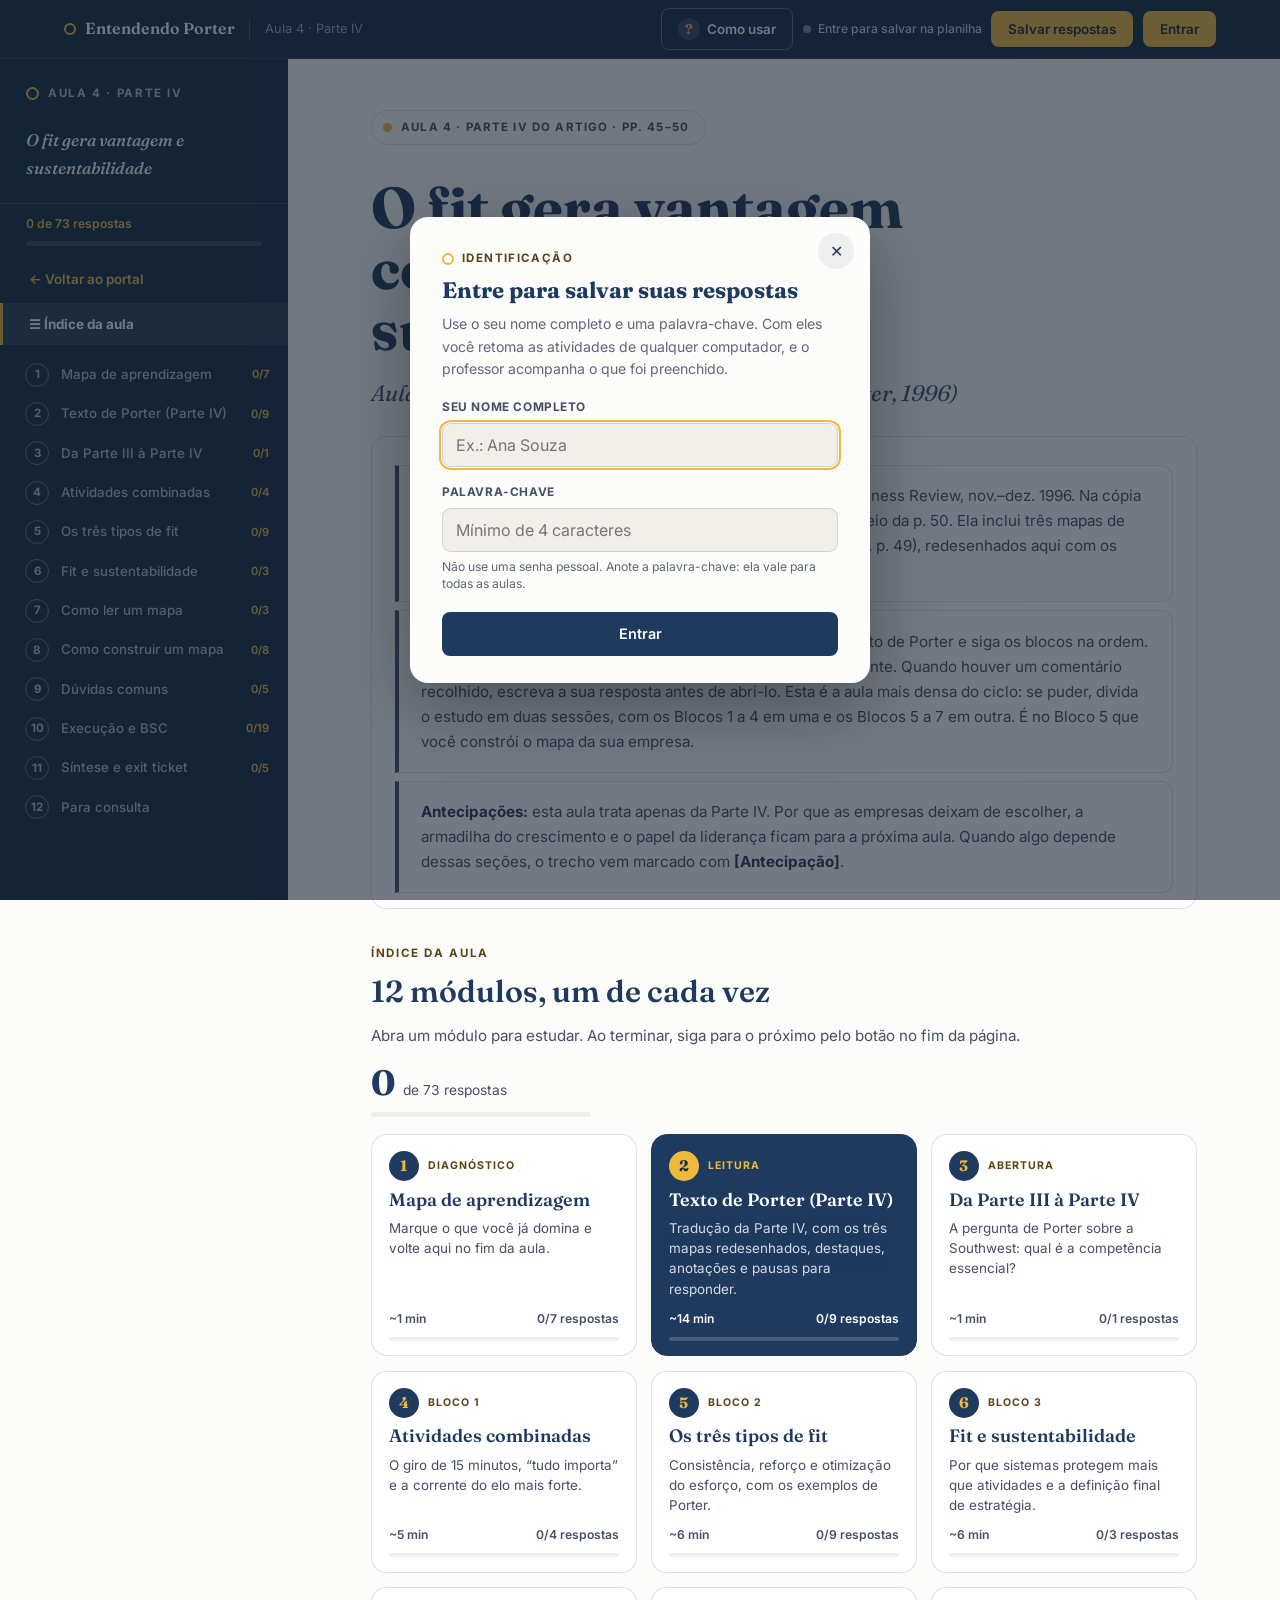
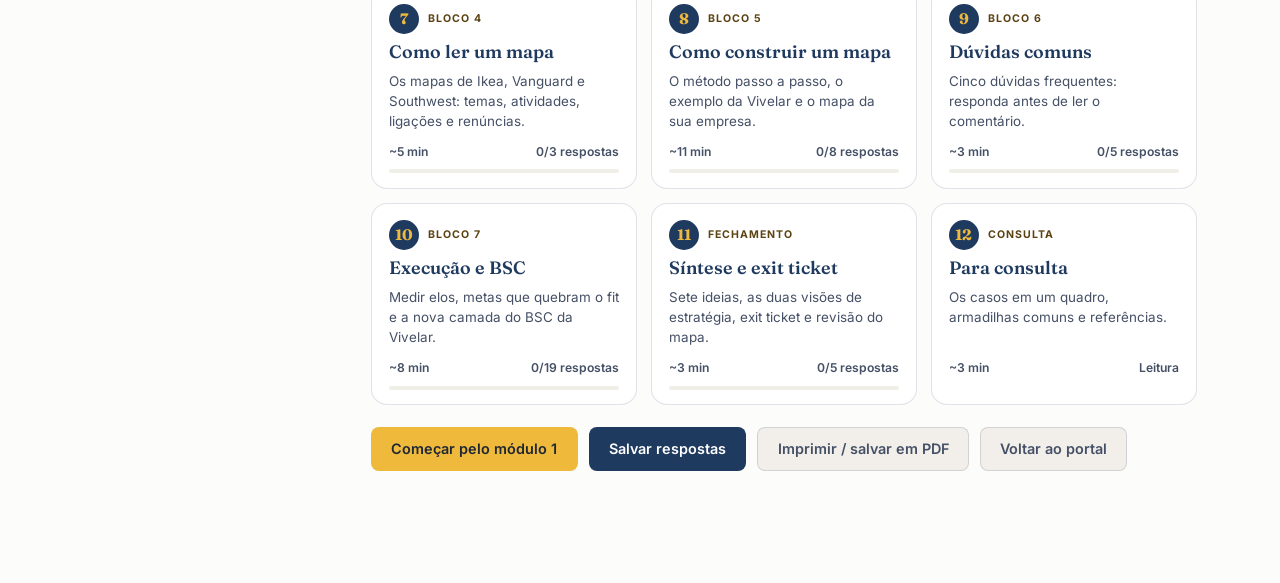
<file: partes/parte-4.html>
<!DOCTYPE html>
<html lang="pt-BR">
<head>
<meta charset="UTF-8">
<meta name="viewport" content="width=device-width, initial-scale=1.0">
<title>Parte IV · O fit gera vantagem competitiva e sustentabilidade — O que é estratégia?</title>
<!-- Página gerada por ferramentas/gerar_parte.py. Não edite à mão: edite as fontes e rode o gerador. -->
<link rel="preconnect" href="https://fonts.googleapis.com">
<link rel="preconnect" href="https://fonts.gstatic.com" crossorigin>
<link href="https://fonts.googleapis.com/css2?family=Fraunces:ital,opsz,wght@0,9..144,400;0,9..144,500;0,9..144,600;0,9..144,700;1,9..144,400;1,9..144,500&family=Inter:wght@400;500;600;700&display=swap" rel="stylesheet">
<link rel="stylesheet" href="../assets/css/portal.css">
<link rel="stylesheet" href="../assets/css/leitura.css">
<link rel="stylesheet" href="../assets/css/parte.css">
</head>
<body data-chave="parte-4" class="pagina-parte">

<div id="progress-bar"></div>
<button id="sidebar-toggle" aria-label="Abrir sumário"><span></span><span></span><span></span></button>
<div id="overlay"></div>

<nav id="sidebar" aria-label="Módulos da aula">
  <div class="sidebar-badge"><span class="dot"></span><span>Aula 4 · Parte IV</span></div>
  <div class="sidebar-title">O fit gera vantagem e sustentabilidade</div>
  <div class="sidebar-progresso" aria-live="polite"><span class="sp-txt">0 respostas</span><span class="sp-barra"><i></i></span></div>
  <a class="nav-item nav-voltar" href="../index.html">← Voltar ao portal</a>
  <a class="nav-indice" href="#indice">☰ Índice da aula</a>
  <a class="nav-mod" href="#m-mapa-de-aprendizagem" data-mod="m-mapa-de-aprendizagem"><span class="nm-n">1</span><span class="nm-t">Mapa de aprendizagem</span><span class="nm-p"></span></a>
  <a class="nav-mod" href="#m-texto-de-porter" data-mod="m-texto-de-porter"><span class="nm-n">2</span><span class="nm-t">Texto de Porter (Parte IV)</span><span class="nm-p"></span></a><div class="nav-subs" data-subs="m-texto-de-porter"><a class="nav-sub" href="#iv-o-fit-gera-tanto-vantagem-competitiva-quanto-sustenta">IV. O fit gera tanto vantagem competitiva quanto sustentabilidade</a><a class="nav-sub" href="#tipos-de-fit">Tipos de fit</a><a class="nav-sub" href="#mapa-ikea">Quadro: Mapeando sistemas de atividades</a><a class="nav-sub" href="#fit-e-sustentabilidade">Fit e sustentabilidade</a><a class="nav-sub" href="#mapa-vanguard">Quadro: O sistema de atividades da Vanguard</a><a class="nav-sub" href="#mapa-southwest">Quadro: O sistema de atividades da Southwest Airlines</a><a class="nav-sub" href="#quadro-visoes">Quadro: Visões alternativas de estratégia</a></div>
  <a class="nav-mod" href="#m-abertura-da-parte-iii-a-parte-iv" data-mod="m-abertura-da-parte-iii-a-parte-iv"><span class="nm-n">3</span><span class="nm-t">Da Parte III à Parte IV</span><span class="nm-p"></span></a><div class="nav-subs" data-subs="m-abertura-da-parte-iii-a-parte-iv"><a class="nav-sub" href="#o-que-veio-ate-aqui">O que veio até aqui</a><a class="nav-sub" href="#a-pergunta-de-porter-sobre-a-southwest">A pergunta de Porter sobre a Southwest</a></div>
  <a class="nav-mod" href="#m-bloco-1-de-atividades-escolhidas-a-atividades-combinadas" data-mod="m-bloco-1-de-atividades-escolhidas-a-atividades-combinadas"><span class="nm-n">4</span><span class="nm-t">Atividades combinadas</span><span class="nm-p"></span></a><div class="nav-subs" data-subs="m-bloco-1-de-atividades-escolhidas-a-atividades-combinadas"><a class="nav-sub" href="#1-1-a-tese-da-parte-iv">1.1 A tese da Parte IV</a><a class="nav-sub" href="#1-2-o-giro-de-15-minutos-da-southwest">1.2 O giro de 15 minutos da Southwest</a><a class="nav-sub" href="#1-3-tudo-importa">1.3 &quot;Tudo importa&quot;</a><a class="nav-sub" href="#1-4-uma-corrente-tao-forte-quanto-o-seu-elo-mais-forte">1.4 &quot;Uma corrente tão forte quanto o seu elo mais forte&quot;</a><a class="nav-sub" href="#1-5-um-contraponto-a-moda-da-epoca">1.5 Um contraponto à moda da época</a><a class="nav-sub" href="#1-6-fit-generico-e-fit-especifico-da-estrategia">1.6 Fit genérico e fit específico da estratégia</a></div>
  <a class="nav-mod" href="#m-bloco-2-os-tres-tipos-de-fit" data-mod="m-bloco-2-os-tres-tipos-de-fit"><span class="nm-n">5</span><span class="nm-t">Os três tipos de fit</span><span class="nm-p"></span></a><div class="nav-subs" data-subs="m-bloco-2-os-tres-tipos-de-fit"><a class="nav-sub" href="#2-1-fit-de-1-ordem-consistencia-simples">2.1 Fit de 1ª ordem: consistência simples</a><a class="nav-sub" href="#2-2-fit-de-2-ordem-atividades-que-se-reforcam">2.2 Fit de 2ª ordem: atividades que se reforçam</a><a class="nav-sub" href="#2-3-fit-de-3-ordem-otimizacao-do-esforco">2.3 Fit de 3ª ordem: otimização do esforço</a><a class="nav-sub" href="#2-4-os-tres-tipos-lado-a-lado">2.4 Os três tipos lado a lado</a><a class="nav-sub" href="#2-5-treine-a-classificacao">2.5 Treine a classificação</a><a class="nav-sub" href="#2-6-o-todo-importa-mais-que-as-partes">2.6 O todo importa mais que as partes</a></div>
  <a class="nav-mod" href="#m-bloco-3-fit-e-sustentabilidade-a-definicao-final-de-estr" data-mod="m-bloco-3-fit-e-sustentabilidade-a-definicao-final-de-estr"><span class="nm-n">6</span><span class="nm-t">Fit e sustentabilidade</span><span class="nm-p"></span></a><div class="nav-subs" data-subs="m-bloco-3-fit-e-sustentabilidade-a-definicao-final-de-estr"><a class="nav-sub" href="#3-1-por-que-o-fit-protege-a-posicao">3.1 Por que o fit protege a posição</a><a class="nav-sub" href="#3-2-o-exercicio-probabilistico">3.2 O exercício probabilístico</a><a class="nav-sub" href="#3-3-por-que-sistemas-de-2-e-3-ordens-protegem-mais">3.3 Por que sistemas de 2ª e 3ª ordens protegem mais</a><a class="nav-sub" href="#3-4-imitar-parte-do-sistema-nao-adianta">3.4 Imitar parte do sistema não adianta</a><a class="nav-sub" href="#3-5-o-fit-puxa-a-eo-para-cima">3.5 O fit puxa a EO para cima</a><a class="nav-sub" href="#3-6-competicao-em-que-o-vencedor-leva-tudo">3.6 Competição em que o vencedor leva tudo</a><a class="nav-sub" href="#3-7-trade-offs-organizacao-e-horizonte">3.7 Trade-offs, organização e horizonte</a><a class="nav-sub" href="#3-8-a-definicao-final-de-estrategia">3.8 A definição final de estratégia</a></div>
  <a class="nav-mod" href="#m-bloco-4-como-ler-um-mapa-de-sistema-de-atividades" data-mod="m-bloco-4-como-ler-um-mapa-de-sistema-de-atividades"><span class="nm-n">7</span><span class="nm-t">Como ler um mapa</span><span class="nm-p"></span></a><div class="nav-subs" data-subs="m-bloco-4-como-ler-um-mapa-de-sistema-de-atividades"><a class="nav-sub" href="#4-1-para-que-serve-um-mapa">4.1 Para que serve um mapa</a><a class="nav-sub" href="#4-2-a-anatomia-do-mapa">4.2 A anatomia do mapa</a><a class="nav-sub" href="#4-3-o-que-observar-nos-tres-mapas-de-porter">4.3 O que observar nos três mapas de Porter</a><a class="nav-sub" href="#4-4-cinco-licoes-que-os-mapas-ensinam">4.4 Cinco lições que os mapas ensinam</a><a class="nav-sub" href="#4-5-as-tres-perguntas-de-porter-para-examinar-um-mapa">4.5 As três perguntas de Porter para examinar um mapa</a><a class="nav-sub" href="#4-6-exercicio-de-leitura-o-mapa-da-southwest">4.6 Exercício de leitura: o mapa da Southwest</a></div>
  <a class="nav-mod" href="#m-bloco-5-como-construir-e-usar-um-mapa-de-sistema-de-ativ" data-mod="m-bloco-5-como-construir-e-usar-um-mapa-de-sistema-de-ativ"><span class="nm-n">8</span><span class="nm-t">Como construir um mapa</span><span class="nm-p"></span></a><div class="nav-subs" data-subs="m-bloco-5-como-construir-e-usar-um-mapa-de-sistema-de-ativ"><a class="nav-sub" href="#5-1-o-metodo-um-pre-requisito-e-oito-passos">5.1 O método: um pré-requisito e oito passos</a><a class="nav-sub" href="#5-2-o-que-procurar-no-diagnostico-passo-6">5.2 O que procurar no diagnóstico (passo 6)</a><a class="nav-sub" href="#5-3-exemplo-completo-o-sistema-de-atividades-da-vivelar">5.3 Exemplo completo: o sistema de atividades da Vivelar</a><a class="nav-sub" href="#5-4-erros-comuns-ao-construir-mapas">5.4 Erros comuns ao construir mapas</a><a class="nav-sub" href="#5-5-construa-o-mapa-da-sua-empresa">5.5 Construa o mapa da sua empresa</a></div>
  <a class="nav-mod" href="#m-bloco-6-duvidas-comuns" data-mod="m-bloco-6-duvidas-comuns"><span class="nm-n">9</span><span class="nm-t">Dúvidas comuns</span><span class="nm-p"></span></a><div class="nav-subs" data-subs="m-bloco-6-duvidas-comuns"><a class="nav-sub" href="#duvida-1-fit-e-o-mesmo-que-alinhamento">Dúvida 1: &quot;Fit é o mesmo que alinhamento?&quot;</a><a class="nav-sub" href="#duvida-2-entao-as-competencias-essenciais-e-os-fatores-c">Dúvida 2: &quot;Então as competências essenciais e os fatores críticos de sucesso estão errados?&quot;</a><a class="nav-sub" href="#duvida-3-um-sistema-muito-integrado-nao-engessa-a-empres">Dúvida 3: &quot;Um sistema muito integrado não engessa a empresa?&quot;</a><a class="nav-sub" href="#duvida-4-mapa-de-sistema-de-atividades-e-o-mesmo-que-cad">Dúvida 4: &quot;Mapa de sistema de atividades é o mesmo que cadeia de valor?&quot;</a><a class="nav-sub" href="#duvida-5-isso-vale-para-startups-que-ainda-nao-tem-um-si">Dúvida 5: &quot;Isso vale para startups, que ainda não têm um sistema?&quot;</a></div>
  <a class="nav-mod" href="#m-bloco-7-fit-e-sistemas-de-atividades-na-execucao-estrate" data-mod="m-bloco-7-fit-e-sistemas-de-atividades-na-execucao-estrate"><span class="nm-n">10</span><span class="nm-t">Execução e BSC</span><span class="nm-p"></span></a><div class="nav-subs" data-subs="m-bloco-7-fit-e-sistemas-de-atividades-na-execucao-estrate"><a class="nav-sub" href="#7-1-por-que-o-fit-e-o-problema-de-execucao-por-excelenci">7.1 Por que o fit é o problema de execução por excelência</a><a class="nav-sub" href="#7-2-quatro-implicacoes-para-a-execucao">7.2 Quatro implicações para a execução</a><a class="nav-sub" href="#7-3-mapa-de-sistema-de-atividades-e-mapa-estrategico-do-">7.3 Mapa de sistema de atividades e mapa estratégico do BSC</a><a class="nav-sub" href="#7-4-medir-elos-nao-so-atividades">7.4 Medir elos, não só atividades</a><a class="nav-sub" href="#7-5-metas-funcionais-que-quebram-o-fit">7.5 Metas funcionais que quebram o fit</a><a class="nav-sub" href="#7-6-os-tres-tipos-de-fit-como-checagens-do-bsc">7.6 Os três tipos de fit como checagens do BSC</a><a class="nav-sub" href="#7-7-avaliar-iniciativas-pelo-mapa">7.7 Avaliar iniciativas pelo mapa</a><a class="nav-sub" href="#7-8-o-bsc-da-vivelar-com-a-camada-de-fit">7.8 O BSC da Vivelar com a camada de fit</a><a class="nav-sub" href="#7-9-aplique-a-sua-empresa">7.9 Aplique à sua empresa</a></div>
  <a class="nav-mod" href="#m-fechamento" data-mod="m-fechamento"><span class="nm-n">11</span><span class="nm-t">Síntese e exit ticket</span><span class="nm-p"></span></a><div class="nav-subs" data-subs="m-fechamento"><a class="nav-sub" href="#sintese-em-sete-ideias">Síntese em sete ideias</a><a class="nav-sub" href="#sintese-do-ciclo-duas-visoes-de-estrategia">Síntese do ciclo: duas visões de estratégia</a><a class="nav-sub" href="#exit-ticket">Exit ticket</a><a class="nav-sub" href="#proxima-aula">Próxima aula</a></div>
  <a class="nav-mod" href="#m-para-consulta" data-mod="m-para-consulta"><span class="nm-n">12</span><span class="nm-t">Para consulta</span><span class="nm-p"></span></a><div class="nav-subs" data-subs="m-para-consulta"><a class="nav-sub" href="#os-casos-da-parte-iv-em-um-quadro">Os casos da Parte IV em um quadro</a><a class="nav-sub" href="#armadilhas-comuns-de-interpretacao">Armadilhas comuns de interpretação</a><a class="nav-sub" href="#referencias">Referências</a></div>
</nav>

<main class="wrapper">

  <section class="indice" id="indice">
    <div class="hero" id="intro" data-integro="material-cab">
      <div class="hero-tag" data-atividade><span class="dot"></span>Aula 4 · Parte IV do artigo · pp. 45–50</div>
      <h1>O fit gera vantagem competitiva e sustentabilidade</h1>
      <p class="hero-sub">Aula 4 · Parte IV do artigo <em>O que é estratégia?</em> (Porter, 1996)</p>
    </div>
    <div class="ficha" data-integro="material"><div class="callout callout-nota"><p><strong>Texto-base:</strong> Michael E. Porter, <em>What Is Strategy?</em>, Harvard Business Review, nov.–dez. 1996. Na cópia do artigo que você recebeu, a Parte IV vai do fim da p. 45 ao meio da p. 50. Ela inclui três mapas de sistemas de atividades (Ikea, p. 47; Vanguard, p. 48; Southwest, p. 49), redesenhados aqui com os rótulos traduzidos.</p></div><div class="callout callout-nota"><p><strong>Como estudar:</strong> comece pelo Mapa de aprendizagem, leia o texto de Porter e siga os blocos na ordem. As atividades estão no próprio texto e são salvas automaticamente. Quando houver um comentário recolhido, escreva a sua resposta antes de abri-lo. Esta é a aula mais densa do ciclo: se puder, divida o estudo em duas sessões, com os Blocos 1 a 4 em uma e os Blocos 5 a 7 em outra. É no Bloco 5 que você constrói o mapa da sua empresa.</p></div><div class="callout callout-nota"><p><strong>Antecipações:</strong> esta aula trata apenas da Parte IV. Por que as empresas deixam de escolher, a armadilha do crescimento e o papel da liderança ficam para a próxima aula. Quando algo depende dessas seções, o trecho vem marcado com <strong>[Antecipação]</strong>.</p></div></div>
    <div class="ind-topo" data-atividade>
      <div><span class="bloco-eyebrow">Índice da aula</span><h2>12 módulos, um de cada vez</h2>
      <p>Abra um módulo para estudar. Ao terminar, siga para o próximo pelo botão no fim da página.</p></div>
      <div class="ind-geral"><strong class="ig-num">0</strong><span class="ig-txt">de 0 respostas</span><span class="sp-barra"><i></i></span></div>
    </div>
    <ol class="mod-cards" data-atividade>
<li><a class="mod-card" href="#m-mapa-de-aprendizagem" data-mod="m-mapa-de-aprendizagem"><span class="mc-topo"><span class="mc-n">1</span><span class="mc-tipo">Diagnóstico</span></span><span class="mc-titulo">Mapa de aprendizagem</span><span class="mc-desc">Marque o que você já domina e volte aqui no fim da aula.</span><span class="mc-pe"><span class="mc-min">~1 min</span><span class="mc-prog"></span></span><span class="mc-barra"><i></i></span></a></li>
<li><a class="mod-card mod-card-texto" href="#m-texto-de-porter" data-mod="m-texto-de-porter"><span class="mc-topo"><span class="mc-n">2</span><span class="mc-tipo">Leitura</span></span><span class="mc-titulo">Texto de Porter (Parte IV)</span><span class="mc-desc">Tradução da Parte IV, com os três mapas redesenhados, destaques, anotações e pausas para responder.</span><span class="mc-pe"><span class="mc-min">~14 min</span><span class="mc-prog"></span></span><span class="mc-barra"><i></i></span></a></li>
<li><a class="mod-card" href="#m-abertura-da-parte-iii-a-parte-iv" data-mod="m-abertura-da-parte-iii-a-parte-iv"><span class="mc-topo"><span class="mc-n">3</span><span class="mc-tipo">Abertura</span></span><span class="mc-titulo">Da Parte III à Parte IV</span><span class="mc-desc">A pergunta de Porter sobre a Southwest: qual é a competência essencial?</span><span class="mc-pe"><span class="mc-min">~1 min</span><span class="mc-prog"></span></span><span class="mc-barra"><i></i></span></a></li>
<li><a class="mod-card" href="#m-bloco-1-de-atividades-escolhidas-a-atividades-combinadas" data-mod="m-bloco-1-de-atividades-escolhidas-a-atividades-combinadas"><span class="mc-topo"><span class="mc-n">4</span><span class="mc-tipo">Bloco 1</span></span><span class="mc-titulo">Atividades combinadas</span><span class="mc-desc">O giro de 15 minutos, “tudo importa” e a corrente do elo mais forte.</span><span class="mc-pe"><span class="mc-min">~5 min</span><span class="mc-prog"></span></span><span class="mc-barra"><i></i></span></a></li>
<li><a class="mod-card" href="#m-bloco-2-os-tres-tipos-de-fit" data-mod="m-bloco-2-os-tres-tipos-de-fit"><span class="mc-topo"><span class="mc-n">5</span><span class="mc-tipo">Bloco 2</span></span><span class="mc-titulo">Os três tipos de fit</span><span class="mc-desc">Consistência, reforço e otimização do esforço, com os exemplos de Porter.</span><span class="mc-pe"><span class="mc-min">~6 min</span><span class="mc-prog"></span></span><span class="mc-barra"><i></i></span></a></li>
<li><a class="mod-card" href="#m-bloco-3-fit-e-sustentabilidade-a-definicao-final-de-estr" data-mod="m-bloco-3-fit-e-sustentabilidade-a-definicao-final-de-estr"><span class="mc-topo"><span class="mc-n">6</span><span class="mc-tipo">Bloco 3</span></span><span class="mc-titulo">Fit e sustentabilidade</span><span class="mc-desc">Por que sistemas protegem mais que atividades e a definição final de estratégia.</span><span class="mc-pe"><span class="mc-min">~6 min</span><span class="mc-prog"></span></span><span class="mc-barra"><i></i></span></a></li>
<li><a class="mod-card" href="#m-bloco-4-como-ler-um-mapa-de-sistema-de-atividades" data-mod="m-bloco-4-como-ler-um-mapa-de-sistema-de-atividades"><span class="mc-topo"><span class="mc-n">7</span><span class="mc-tipo">Bloco 4</span></span><span class="mc-titulo">Como ler um mapa</span><span class="mc-desc">Os mapas de Ikea, Vanguard e Southwest: temas, atividades, ligações e renúncias.</span><span class="mc-pe"><span class="mc-min">~5 min</span><span class="mc-prog"></span></span><span class="mc-barra"><i></i></span></a></li>
<li><a class="mod-card" href="#m-bloco-5-como-construir-e-usar-um-mapa-de-sistema-de-ativ" data-mod="m-bloco-5-como-construir-e-usar-um-mapa-de-sistema-de-ativ"><span class="mc-topo"><span class="mc-n">8</span><span class="mc-tipo">Bloco 5</span></span><span class="mc-titulo">Como construir um mapa</span><span class="mc-desc">O método passo a passo, o exemplo da Vivelar e o mapa da sua empresa.</span><span class="mc-pe"><span class="mc-min">~11 min</span><span class="mc-prog"></span></span><span class="mc-barra"><i></i></span></a></li>
<li><a class="mod-card" href="#m-bloco-6-duvidas-comuns" data-mod="m-bloco-6-duvidas-comuns"><span class="mc-topo"><span class="mc-n">9</span><span class="mc-tipo">Bloco 6</span></span><span class="mc-titulo">Dúvidas comuns</span><span class="mc-desc">Cinco dúvidas frequentes: responda antes de ler o comentário.</span><span class="mc-pe"><span class="mc-min">~3 min</span><span class="mc-prog"></span></span><span class="mc-barra"><i></i></span></a></li>
<li><a class="mod-card" href="#m-bloco-7-fit-e-sistemas-de-atividades-na-execucao-estrate" data-mod="m-bloco-7-fit-e-sistemas-de-atividades-na-execucao-estrate"><span class="mc-topo"><span class="mc-n">10</span><span class="mc-tipo">Bloco 7</span></span><span class="mc-titulo">Execução e BSC</span><span class="mc-desc">Medir elos, metas que quebram o fit e a nova camada do BSC da Vivelar.</span><span class="mc-pe"><span class="mc-min">~8 min</span><span class="mc-prog"></span></span><span class="mc-barra"><i></i></span></a></li>
<li><a class="mod-card" href="#m-fechamento" data-mod="m-fechamento"><span class="mc-topo"><span class="mc-n">11</span><span class="mc-tipo">Fechamento</span></span><span class="mc-titulo">Síntese e exit ticket</span><span class="mc-desc">Sete ideias, as duas visões de estratégia, exit ticket e revisão do mapa.</span><span class="mc-pe"><span class="mc-min">~3 min</span><span class="mc-prog"></span></span><span class="mc-barra"><i></i></span></a></li>
<li><a class="mod-card" href="#m-para-consulta" data-mod="m-para-consulta"><span class="mc-topo"><span class="mc-n">12</span><span class="mc-tipo">Consulta</span></span><span class="mc-titulo">Para consulta</span><span class="mc-desc">Os casos em um quadro, armadilhas comuns e referências.</span><span class="mc-pe"><span class="mc-min">~3 min</span><span class="mc-prog"></span></span><span class="mc-barra"><i></i></span></a></li>
    </ol>
    <div class="barra-acoes" data-atividade>
      <a class="vd-btn vd-btn-amarelo btn-continuar" href="#m-mapa-de-aprendizagem">Começar pelo módulo 1</a>
      <button type="button" class="vd-btn vd-btn-roxo btn-salvar" data-vd-salvar hidden>Salvar respostas</button>
      <button type="button" class="vd-btn vd-btn-ghost" onclick="window.print()">Imprimir / salvar em PDF</button>
      <a class="vd-btn vd-btn-ghost" href="../index.html">Voltar ao portal</a>
    </div>
    <div class="vd-print-id"></div>
  </section>

<section class="modulo secao m-sec" id="m-mapa-de-aprendizagem" data-titulo="Mapa de aprendizagem" hidden data-integro="material"><header class="mod-cab"><span class="mod-n" data-atividade>1</span><div><span class="mod-eyebrow" data-atividade>Módulo 1 de 12 · Diagnóstico · ~1 min</span><h2 class="mod-titulo">Mapa de aprendizagem</h2><p class="mod-desc" data-atividade>Marque o que você já domina e volte aqui no fim da aula.</p></div></header><p>Marque como você está em cada objetivo agora e volte ao mapa no fim da aula para atualizar. Ao final desta aula, você deve ser capaz de:</p><div class="mapa" data-secao="Mapa de aprendizagem"><div class="mapa-resumo" data-atividade aria-live="polite"></div><ol class="mapa-lista"><li class="mapa-item"><div class="mapa-obj"><span class="n">1.</span> Explicar por que, para Porter, a EO trata de excelência em atividades <strong>isoladas</strong> e a estratégia trata de <strong>combinar</strong> atividades.</div><div class="mapa-resp" data-atividade><div class="pilulas" role="group" aria-label="Como você está no objetivo 1"><label class="pilula pilula-domino"><input type="radio" name="mapa_1" value="domino" data-campo="mapa_1" data-rotulo="Objetivo 1: Explicar por que, para Porter, a EO trata de excelência em atividades isoladas e a estratégia trata de combinar atividades."><span>Domino</span></label><label class="pilula pilula-parcial"><input type="radio" name="mapa_1" value="parcial" data-campo="mapa_1" data-rotulo="Objetivo 1: Explicar por que, para Porter, a EO trata de excelência em atividades isoladas e a estratégia trata de combinar atividades."><span>Domino parcialmente</span></label><label class="pilula pilula-nao"><input type="radio" name="mapa_1" value="nao" data-campo="mapa_1" data-rotulo="Objetivo 1: Explicar por que, para Porter, a EO trata de excelência em atividades isoladas e a estratégia trata de combinar atividades."><span>Ainda não domino</span></label></div><button type="button" class="b-mapa-nota" aria-expanded="false">✎ Anotar</button><label class="mapa-nota" hidden><span>Anotação sobre o objetivo 1</span><textarea data-campo="mapa_1_nota" data-opcional data-rotulo="Objetivo 1: anotação" rows="2" placeholder="O que ainda não está claro? O que você quer rever?"></textarea></label></div></li><li class="mapa-item"><div class="mapa-obj"><span class="n">2.</span> Distinguir os três tipos de fit: <strong>consistência</strong> (1ª ordem), <strong>reforço</strong> (2ª ordem) e <strong>otimização do esforço</strong> (3ª ordem), com os exemplos de Porter.</div><div class="mapa-resp" data-atividade><div class="pilulas" role="group" aria-label="Como você está no objetivo 2"><label class="pilula pilula-domino"><input type="radio" name="mapa_2" value="domino" data-campo="mapa_2" data-rotulo="Objetivo 2: Distinguir os três tipos de fit: consistência (1ª ordem), reforço (2ª ordem) e otimização do esforço (3ª ordem), com os exemplos de Porter."><span>Domino</span></label><label class="pilula pilula-parcial"><input type="radio" name="mapa_2" value="parcial" data-campo="mapa_2" data-rotulo="Objetivo 2: Distinguir os três tipos de fit: consistência (1ª ordem), reforço (2ª ordem) e otimização do esforço (3ª ordem), com os exemplos de Porter."><span>Domino parcialmente</span></label><label class="pilula pilula-nao"><input type="radio" name="mapa_2" value="nao" data-campo="mapa_2" data-rotulo="Objetivo 2: Distinguir os três tipos de fit: consistência (1ª ordem), reforço (2ª ordem) e otimização do esforço (3ª ordem), com os exemplos de Porter."><span>Ainda não domino</span></label></div><button type="button" class="b-mapa-nota" aria-expanded="false">✎ Anotar</button><label class="mapa-nota" hidden><span>Anotação sobre o objetivo 2</span><textarea data-campo="mapa_2_nota" data-opcional data-rotulo="Objetivo 2: anotação" rows="2" placeholder="O que ainda não está claro? O que você quer rever?"></textarea></label></div></li><li class="mapa-item"><div class="mapa-obj"><span class="n">3.</span> Explicar por que o fit torna a posição mais <strong>sustentável</strong>, usando o raciocínio probabilístico de Porter e o caso Continental Lite.</div><div class="mapa-resp" data-atividade><div class="pilulas" role="group" aria-label="Como você está no objetivo 3"><label class="pilula pilula-domino"><input type="radio" name="mapa_3" value="domino" data-campo="mapa_3" data-rotulo="Objetivo 3: Explicar por que o fit torna a posição mais sustentável, usando o raciocínio probabilístico de Porter e o caso Continental Lite."><span>Domino</span></label><label class="pilula pilula-parcial"><input type="radio" name="mapa_3" value="parcial" data-campo="mapa_3" data-rotulo="Objetivo 3: Explicar por que o fit torna a posição mais sustentável, usando o raciocínio probabilístico de Porter e o caso Continental Lite."><span>Domino parcialmente</span></label><label class="pilula pilula-nao"><input type="radio" name="mapa_3" value="nao" data-campo="mapa_3" data-rotulo="Objetivo 3: Explicar por que o fit torna a posição mais sustentável, usando o raciocínio probabilístico de Porter e o caso Continental Lite."><span>Ainda não domino</span></label></div><button type="button" class="b-mapa-nota" aria-expanded="false">✎ Anotar</button><label class="mapa-nota" hidden><span>Anotação sobre o objetivo 3</span><textarea data-campo="mapa_3_nota" data-opcional data-rotulo="Objetivo 3: anotação" rows="2" placeholder="O que ainda não está claro? O que você quer rever?"></textarea></label></div></li><li class="mapa-item"><div class="mapa-obj"><span class="n">4.</span> Ler um mapa de sistema de atividades: temas de ordem superior, atividades, ligações e as renúncias que aparecem dentro do mapa.</div><div class="mapa-resp" data-atividade><div class="pilulas" role="group" aria-label="Como você está no objetivo 4"><label class="pilula pilula-domino"><input type="radio" name="mapa_4" value="domino" data-campo="mapa_4" data-rotulo="Objetivo 4: Ler um mapa de sistema de atividades: temas de ordem superior, atividades, ligações e as renúncias que aparecem dentro do mapa."><span>Domino</span></label><label class="pilula pilula-parcial"><input type="radio" name="mapa_4" value="parcial" data-campo="mapa_4" data-rotulo="Objetivo 4: Ler um mapa de sistema de atividades: temas de ordem superior, atividades, ligações e as renúncias que aparecem dentro do mapa."><span>Domino parcialmente</span></label><label class="pilula pilula-nao"><input type="radio" name="mapa_4" value="nao" data-campo="mapa_4" data-rotulo="Objetivo 4: Ler um mapa de sistema de atividades: temas de ordem superior, atividades, ligações e as renúncias que aparecem dentro do mapa."><span>Ainda não domino</span></label></div><button type="button" class="b-mapa-nota" aria-expanded="false">✎ Anotar</button><label class="mapa-nota" hidden><span>Anotação sobre o objetivo 4</span><textarea data-campo="mapa_4_nota" data-opcional data-rotulo="Objetivo 4: anotação" rows="2" placeholder="O que ainda não está claro? O que você quer rever?"></textarea></label></div></li><li class="mapa-item"><div class="mapa-obj"><span class="n">5.</span> <strong>Construir</strong> um mapa de sistema de atividades para uma empresa real, seguindo um método passo a passo, e diagnosticar suas falhas.</div><div class="mapa-resp" data-atividade><div class="pilulas" role="group" aria-label="Como você está no objetivo 5"><label class="pilula pilula-domino"><input type="radio" name="mapa_5" value="domino" data-campo="mapa_5" data-rotulo="Objetivo 5: Construir um mapa de sistema de atividades para uma empresa real, seguindo um método passo a passo, e diagnosticar suas falhas."><span>Domino</span></label><label class="pilula pilula-parcial"><input type="radio" name="mapa_5" value="parcial" data-campo="mapa_5" data-rotulo="Objetivo 5: Construir um mapa de sistema de atividades para uma empresa real, seguindo um método passo a passo, e diagnosticar suas falhas."><span>Domino parcialmente</span></label><label class="pilula pilula-nao"><input type="radio" name="mapa_5" value="nao" data-campo="mapa_5" data-rotulo="Objetivo 5: Construir um mapa de sistema de atividades para uma empresa real, seguindo um método passo a passo, e diagnosticar suas falhas."><span>Ainda não domino</span></label></div><button type="button" class="b-mapa-nota" aria-expanded="false">✎ Anotar</button><label class="mapa-nota" hidden><span>Anotação sobre o objetivo 5</span><textarea data-campo="mapa_5_nota" data-opcional data-rotulo="Objetivo 5: anotação" rows="2" placeholder="O que ainda não está claro? O que você quer rever?"></textarea></label></div></li><li class="mapa-item"><div class="mapa-obj"><span class="n">6.</span> Usar o mapa para avaliar decisões: novas iniciativas, metas funcionais e mudanças de rumo.</div><div class="mapa-resp" data-atividade><div class="pilulas" role="group" aria-label="Como você está no objetivo 6"><label class="pilula pilula-domino"><input type="radio" name="mapa_6" value="domino" data-campo="mapa_6" data-rotulo="Objetivo 6: Usar o mapa para avaliar decisões: novas iniciativas, metas funcionais e mudanças de rumo."><span>Domino</span></label><label class="pilula pilula-parcial"><input type="radio" name="mapa_6" value="parcial" data-campo="mapa_6" data-rotulo="Objetivo 6: Usar o mapa para avaliar decisões: novas iniciativas, metas funcionais e mudanças de rumo."><span>Domino parcialmente</span></label><label class="pilula pilula-nao"><input type="radio" name="mapa_6" value="nao" data-campo="mapa_6" data-rotulo="Objetivo 6: Usar o mapa para avaliar decisões: novas iniciativas, metas funcionais e mudanças de rumo."><span>Ainda não domino</span></label></div><button type="button" class="b-mapa-nota" aria-expanded="false">✎ Anotar</button><label class="mapa-nota" hidden><span>Anotação sobre o objetivo 6</span><textarea data-campo="mapa_6_nota" data-opcional data-rotulo="Objetivo 6: anotação" rows="2" placeholder="O que ainda não está claro? O que você quer rever?"></textarea></label></div></li><li class="mapa-item"><div class="mapa-obj"><span class="n">7.</span> Traduzir o sistema de atividades em execução: estrutura, incentivos, horizonte e um BSC que mede <strong>elos</strong>, e não só atividades isoladas.</div><div class="mapa-resp" data-atividade><div class="pilulas" role="group" aria-label="Como você está no objetivo 7"><label class="pilula pilula-domino"><input type="radio" name="mapa_7" value="domino" data-campo="mapa_7" data-rotulo="Objetivo 7: Traduzir o sistema de atividades em execução: estrutura, incentivos, horizonte e um BSC que mede elos, e não só atividades isoladas."><span>Domino</span></label><label class="pilula pilula-parcial"><input type="radio" name="mapa_7" value="parcial" data-campo="mapa_7" data-rotulo="Objetivo 7: Traduzir o sistema de atividades em execução: estrutura, incentivos, horizonte e um BSC que mede elos, e não só atividades isoladas."><span>Domino parcialmente</span></label><label class="pilula pilula-nao"><input type="radio" name="mapa_7" value="nao" data-campo="mapa_7" data-rotulo="Objetivo 7: Traduzir o sistema de atividades em execução: estrutura, incentivos, horizonte e um BSC que mede elos, e não só atividades isoladas."><span>Ainda não domino</span></label></div><button type="button" class="b-mapa-nota" aria-expanded="false">✎ Anotar</button><label class="mapa-nota" hidden><span>Anotação sobre o objetivo 7</span><textarea data-campo="mapa_7_nota" data-opcional data-rotulo="Objetivo 7: anotação" rows="2" placeholder="O que ainda não está claro? O que você quer rever?"></textarea></label></div></li></ol></div><nav class="mod-nav" data-atividade aria-label="Navegação entre módulos"><span></span><a class="mn-ind" href="#indice">Índice da aula</a><a class="mn-prox" href="#m-texto-de-porter"><span>Próximo →</span><strong>Texto de Porter (Parte IV)</strong></a></nav></section>
<section class="modulo secao m-sec" id="m-texto-de-porter" data-titulo="Texto de Porter (Parte IV)" hidden><header class="mod-cab"><span class="mod-n" data-atividade>2</span><div><span class="mod-eyebrow" data-atividade>Módulo 2 de 12 · Leitura · ~14 min</span><h2 class="mod-titulo" data-atividade>O que é estratégia?</h2><p class="mod-sub" data-atividade>Michael E. Porter · Harvard Business Review, novembro–dezembro de 1996</p><p class="mod-desc" data-atividade>Tradução da Parte IV, com os três mapas redesenhados, destaques, anotações e pausas para responder.</p></div></header><p class="t-nota" data-atividade>Tradução para uso didático na disciplina. A numeração dos parágrafos (§) e as páginas indicadas na margem seguem a cópia do artigo distribuída à turma (pp. 45–50). Mantemos o termo <em>fit</em> (encaixe), como no restante da aula. Os três mapas de sistemas de atividades foram redesenhados com os rótulos traduzidos.</p><div id="antes-de-ler"><div class="ativ " data-atividade data-secao="Antes de ler"><div class="ativ-cab"><span class="ativ-ico" aria-hidden="true">✎</span><span class="ativ-tipo">Antes de ler</span><span class="ativ-titulo">As atividades de uma empresa que você conhece</span></div><p class="ativ-enunciado">Responda antes de ler o texto de Porter. Use a empresa que você vem acompanhando desde a Aula 1. Não se preocupe ainda com as ligações entre as atividades: a lista é a matéria-prima do mapa que você vai construir no Bloco 5.</p><label class="ativ-campo"><span class="ativ-rot">Empresa e principal concorrente</span><textarea data-campo="prep_empresa" data-rotulo="Empresa e principal concorrente" rows="1" placeholder="Ex.: Vivelar × líder do setor"></textarea></label><label class="ativ-campo"><span class="ativ-rot">Liste de 10 a 15 atividades que ela executa de forma diferente do principal concorrente, incluindo as renúncias da Aula 3 (uma por linha)</span><textarea data-campo="prep_lista" data-rotulo="Liste de 10 a 15 atividades que ela executa de forma diferente do principal concorrente, incluindo as renúncias da Aula 3 (uma por linha)" rows="10" placeholder="Ex.: visita semanal a cada loja
Não faz promoção de preço
Pedido mínimo baixo"></textarea></label></div></div><div class="ferr-ajuda" data-atividade><strong>Leitura ativa:</strong> passe o mouse (ou toque) em um parágrafo para usar <span class="kbd">▍ Destacar</span> e <span class="kbd">✎ Anotar</span>. Tudo é salvo com suas respostas.</div><article class="traducao" data-integro="traducao"><h2 class="t-h2" id="iv-o-fit-gera-tanto-vantagem-competitiva-quanto-sustenta">IV. O fit gera tanto vantagem competitiva quanto sustentabilidade</h2>
<div class="par" id="p1" data-par="1" data-rotulo="§1"><div class="par-margem"><span class="par-num">§1</span><span class="par-pag">p. 45</span></div><div class="par-texto"><p>As escolhas de posicionamento determinam não apenas quais atividades uma empresa vai executar e como vai configurar cada uma delas, mas também como as atividades se relacionam umas com as outras. Enquanto a eficácia operacional consiste em alcançar a excelência em atividades individuais, ou funções, a estratégia consiste em <em>combinar</em> atividades.</p><div class="par-nota" data-atividade hidden><label><span>Minha anotação sobre §1</span><textarea data-nota="1" rows="3" placeholder="O que este trecho diz para você? Concorda? Que exemplo do seu setor ilustra isso?"></textarea></label></div></div><div class="par-ferr" data-atividade><button type="button" class="b-dest" aria-pressed="false" title="Destacar este parágrafo"><span aria-hidden="true">▍</span>Destacar</button><button type="button" class="b-nota" title="Escrever uma anotação"><span aria-hidden="true">✎</span>Anotar</button></div></div>
<div class="par" id="p2" data-par="2" data-rotulo="§2"><div class="par-margem"><span class="par-num">§2</span><span class="par-pag">p. 46</span></div><div class="par-texto"><p>A rotação rápida no portão da Southwest, que permite partidas frequentes e maior uso dos aviões, é essencial ao seu posicionamento de alta conveniência e baixo custo. Mas como a Southwest consegue isso? Parte da resposta está nas equipes de portão e de solo bem pagas da empresa, cuja produtividade nas rotações é favorecida por regras sindicais flexíveis. Mas a maior parte da resposta está em como a Southwest executa outras atividades. Sem refeições, sem marcação de assentos e sem transferência de bagagem para outras companhias, a Southwest evita ter de executar atividades que atrasam as outras companhias aéreas. Ela escolhe aeroportos e rotas de modo a evitar congestionamentos que causam atrasos. Os limites rígidos da Southwest quanto ao tipo e à extensão das rotas tornam possível uma frota padronizada: todos os aviões que a Southwest opera são Boeing 737.</p><div class="par-nota" data-atividade hidden><label><span>Minha anotação sobre §2</span><textarea data-nota="2" rows="3" placeholder="O que este trecho diz para você? Concorda? Que exemplo do seu setor ilustra isso?"></textarea></label></div></div><div class="par-ferr" data-atividade><button type="button" class="b-dest" aria-pressed="false" title="Destacar este parágrafo"><span aria-hidden="true">▍</span>Destacar</button><button type="button" class="b-nota" title="Escrever uma anotação"><span aria-hidden="true">✎</span>Anotar</button></div></div>
<div class="par" id="p3" data-par="3" data-rotulo="§3"><div class="par-margem"><span class="par-num">§3</span></div><div class="par-texto"><p>Qual é a competência essencial da Southwest? Quais são os seus fatores-chave de sucesso? A resposta correta é que tudo importa. A estratégia da Southwest envolve todo um sistema de atividades, e não um conjunto de partes. Sua vantagem competitiva vem da forma como suas atividades se encaixam e se reforçam umas às outras.</p><div class="par-nota" data-atividade hidden><label><span>Minha anotação sobre §3</span><textarea data-nota="3" rows="3" placeholder="O que este trecho diz para você? Concorda? Que exemplo do seu setor ilustra isso?"></textarea></label></div></div><div class="par-ferr" data-atividade><button type="button" class="b-dest" aria-pressed="false" title="Destacar este parágrafo"><span aria-hidden="true">▍</span>Destacar</button><button type="button" class="b-nota" title="Escrever uma anotação"><span aria-hidden="true">✎</span>Anotar</button></div></div>
<div class="par" id="p4" data-par="4" data-rotulo="§4"><div class="par-margem"><span class="par-num">§4</span></div><div class="par-texto"><p>O <em>fit</em> (o encaixe entre as atividades) barra os imitadores ao criar uma corrente tão forte quanto o seu elo <em>mais forte</em>. Como na maioria das empresas com boas estratégias, as atividades da Southwest se complementam de modos que criam valor econômico real. O custo de uma atividade, por exemplo, diminui por causa da forma como outras atividades são executadas. Da mesma maneira, o valor de uma atividade para os clientes pode ser aumentado pelas outras atividades da empresa. É assim que o fit estratégico cria vantagem competitiva e lucratividade superior.</p><div class="par-nota" data-atividade hidden><label><span>Minha anotação sobre §4</span><textarea data-nota="4" rows="3" placeholder="O que este trecho diz para você? Concorda? Que exemplo do seu setor ilustra isso?"></textarea></label></div></div><div class="par-ferr" data-atividade><button type="button" class="b-dest" aria-pressed="false" title="Destacar este parágrafo"><span aria-hidden="true">▍</span>Destacar</button><button type="button" class="b-nota" title="Escrever uma anotação"><span aria-hidden="true">✎</span>Anotar</button></div></div>
<div class="ativ ativ-pausa" data-atividade data-secao="Texto de Porter · pausas para responder"><div class="ativ-cab"><span class="ativ-ico" aria-hidden="true">✎</span><span class="ativ-tipo">Pausa para responder</span><span class="ativ-titulo">Responda ao texto</span></div><p class="ativ-enunciado">Por que, para Porter, a resposta correta à pergunta sobre a competência essencial da Southwest é &quot;tudo importa&quot;? O que ele quer dizer com uma corrente tão forte quanto o seu elo mais forte?</p><label class="ativ-campo"><textarea data-campo="t_q1" data-rotulo="Por que, para Porter, a resposta correta à pergunta sobre a competência essencial da Southwest é &quot;tudo importa&quot;? O que ele quer dizer com uma corrente tão forte quanto o seu elo mais forte?" rows="4" placeholder="Escreva com suas palavras, sem copiar o texto."></textarea></label></div>
<h3 class="t-h3" id="tipos-de-fit">Tipos de fit</h3>
<div class="par" id="p5" data-par="5" data-rotulo="§5"><div class="par-margem"><span class="par-num">§5</span></div><div class="par-texto"><p>A importância do fit entre as políticas funcionais é uma das ideias mais antigas da estratégia. Aos poucos, porém, ela foi substituída na agenda dos gestores. Em vez de ver a empresa como um todo, os gestores se voltaram para as competências "essenciais", os recursos "críticos" e os fatores "chave" de sucesso. Na verdade, o fit é um componente muito mais central da vantagem competitiva do que a maioria percebe.</p><div class="par-nota" data-atividade hidden><label><span>Minha anotação sobre §5</span><textarea data-nota="5" rows="3" placeholder="O que este trecho diz para você? Concorda? Que exemplo do seu setor ilustra isso?"></textarea></label></div></div><div class="par-ferr" data-atividade><button type="button" class="b-dest" aria-pressed="false" title="Destacar este parágrafo"><span aria-hidden="true">▍</span>Destacar</button><button type="button" class="b-nota" title="Escrever uma anotação"><span aria-hidden="true">✎</span>Anotar</button></div></div>
<div class="par" id="p6" data-par="6" data-rotulo="§6"><div class="par-margem"><span class="par-num">§6</span></div><div class="par-texto"><p>O fit é importante porque atividades distintas costumam afetar umas às outras. Uma força de vendas sofisticada, por exemplo, confere uma vantagem maior quando o produto da empresa incorpora tecnologia de ponta e sua abordagem de marketing enfatiza a assistência e o suporte ao cliente. Uma linha de produção com alto grau de variedade de modelos é mais valiosa quando combinada com um sistema de estoque e de processamento de pedidos que minimiza a necessidade de estocar produtos acabados, um processo de vendas preparado para explicar e estimular a personalização e um tema de propaganda que ressalta os benefícios das variações de produto que atendem às necessidades especiais de um cliente. Complementaridades como essas estão por toda parte na estratégia. Embora parte do fit entre as atividades seja genérica e se aplique a muitas empresas, o fit mais valioso é específico da estratégia, porque aumenta a singularidade de uma posição e amplifica os trade-offs.<sup class="nota-ref"><a href="#nota-2" id="ref-2">2</a></sup></p><div class="par-nota" data-atividade hidden><label><span>Minha anotação sobre §6</span><textarea data-nota="6" rows="3" placeholder="O que este trecho diz para você? Concorda? Que exemplo do seu setor ilustra isso?"></textarea></label></div></div><div class="par-ferr" data-atividade><button type="button" class="b-dest" aria-pressed="false" title="Destacar este parágrafo"><span aria-hidden="true">▍</span>Destacar</button><button type="button" class="b-nota" title="Escrever uma anotação"><span aria-hidden="true">✎</span>Anotar</button></div></div>
<div class="ativ ativ-pausa" data-atividade data-secao="Texto de Porter · pausas para responder"><div class="ativ-cab"><span class="ativ-ico" aria-hidden="true">✎</span><span class="ativ-tipo">Pausa para responder</span><span class="ativ-titulo">Responda ao texto</span></div><p class="ativ-enunciado">Qual é a diferença entre fit genérico e fit específico da estratégia? Por que o segundo é o mais valioso?</p><label class="ativ-campo"><textarea data-campo="t_q2" data-rotulo="Qual é a diferença entre fit genérico e fit específico da estratégia? Por que o segundo é o mais valioso?" rows="4" placeholder="Escreva com suas palavras, sem copiar o texto."></textarea></label></div>
<div class="par" id="p7" data-par="7" data-rotulo="§7"><div class="par-margem"><span class="par-num">§7</span></div><div class="par-texto"><p>Há três tipos de fit, embora eles não sejam mutuamente exclusivos. O fit de primeira ordem é a <em>simples consistência</em> entre cada atividade (função) e a estratégia geral. A Vanguard, por exemplo, alinha todas as atividades à sua estratégia de baixo custo. Ela minimiza o giro das carteiras e não precisa de gestores de investimento muito bem remunerados. A empresa distribui seus fundos diretamente, evitando comissões a corretores. Também limita a propaganda, apoiando-se em relações públicas e na recomendação boca a boca. A Vanguard vincula os bônus de seus funcionários à economia de custos.</p><div class="par-nota" data-atividade hidden><label><span>Minha anotação sobre §7</span><textarea data-nota="7" rows="3" placeholder="O que este trecho diz para você? Concorda? Que exemplo do seu setor ilustra isso?"></textarea></label></div></div><div class="par-ferr" data-atividade><button type="button" class="b-dest" aria-pressed="false" title="Destacar este parágrafo"><span aria-hidden="true">▍</span>Destacar</button><button type="button" class="b-nota" title="Escrever uma anotação"><span aria-hidden="true">✎</span>Anotar</button></div></div>
<div class="par" id="p8" data-par="8" data-rotulo="§8"><div class="par-margem"><span class="par-num">§8</span></div><div class="par-texto"><p>A consistência garante que as vantagens competitivas das atividades se acumulem, em vez de se desgastarem ou se anularem. Ela torna a estratégia mais fácil de comunicar a clientes, funcionários e acionistas e melhora a implementação, por meio da unidade de propósito na empresa.</p><div class="par-nota" data-atividade hidden><label><span>Minha anotação sobre §8</span><textarea data-nota="8" rows="3" placeholder="O que este trecho diz para você? Concorda? Que exemplo do seu setor ilustra isso?"></textarea></label></div></div><div class="par-ferr" data-atividade><button type="button" class="b-dest" aria-pressed="false" title="Destacar este parágrafo"><span aria-hidden="true">▍</span>Destacar</button><button type="button" class="b-nota" title="Escrever uma anotação"><span aria-hidden="true">✎</span>Anotar</button></div></div>
<div class="par" id="p9" data-par="9" data-rotulo="§9"><div class="par-margem"><span class="par-num">§9</span></div><div class="par-texto"><p>O fit de segunda ordem ocorre quando <em>as atividades se reforçam</em>. A Neutrogena, por exemplo, faz marketing junto a hotéis sofisticados, interessados em oferecer a seus hóspedes um sabonete recomendado por dermatologistas. Os hotéis concedem à Neutrogena o privilégio de usar sua embalagem habitual, enquanto exigem que os outros sabonetes tragam o nome do hotel. Depois de experimentar a Neutrogena num hotel de luxo, os hóspedes têm maior probabilidade de comprá-la na farmácia ou de perguntar a seu médico sobre ela. Assim, as atividades de marketing médico e de marketing em hotéis da Neutrogena se reforçam mutuamente, reduzindo o custo total de marketing.</p><div class="par-nota" data-atividade hidden><label><span>Minha anotação sobre §9</span><textarea data-nota="9" rows="3" placeholder="O que este trecho diz para você? Concorda? Que exemplo do seu setor ilustra isso?"></textarea></label></div></div><div class="par-ferr" data-atividade><button type="button" class="b-dest" aria-pressed="false" title="Destacar este parágrafo"><span aria-hidden="true">▍</span>Destacar</button><button type="button" class="b-nota" title="Escrever uma anotação"><span aria-hidden="true">✎</span>Anotar</button></div></div>
<div class="par" id="p10" data-par="10" data-rotulo="§10"><div class="par-margem"><span class="par-num">§10</span><span class="par-pag">p. 47</span></div><div class="par-texto"><p>Em outro exemplo, a Bic Corporation vende uma linha estreita de canetas padronizadas e baratas para praticamente todos os grandes mercados de clientes (varejo, empresas, promoções e brindes) por praticamente todos os canais disponíveis. Como em qualquer posicionamento por variedade que atende a um grupo amplo de clientes, a Bic enfatiza uma necessidade comum (preço baixo para uma caneta aceitável) e usa abordagens de marketing de grande alcance (uma grande força de vendas e muita propaganda na televisão). A Bic obtém os benefícios da consistência em quase todas as atividades, inclusive um projeto de produto que privilegia a facilidade de fabricação, fábricas configuradas para baixo custo, compras agressivas para minimizar o custo dos materiais e produção interna de peças sempre que a economia o justifica.</p><div class="par-nota" data-atividade hidden><label><span>Minha anotação sobre §10</span><textarea data-nota="10" rows="3" placeholder="O que este trecho diz para você? Concorda? Que exemplo do seu setor ilustra isso?"></textarea></label></div></div><div class="par-ferr" data-atividade><button type="button" class="b-dest" aria-pressed="false" title="Destacar este parágrafo"><span aria-hidden="true">▍</span>Destacar</button><button type="button" class="b-nota" title="Escrever uma anotação"><span aria-hidden="true">✎</span>Anotar</button></div></div>
<div class="par" id="p11" data-par="11" data-rotulo="§11"><div class="par-margem"><span class="par-num">§11</span></div><div class="par-texto"><p>Mas a Bic vai além da simples consistência, porque suas atividades se reforçam. A empresa, por exemplo, usa expositores no ponto de venda e trocas frequentes de embalagem para estimular a compra por impulso. Para dar conta das tarefas no ponto de venda, uma empresa precisa de uma grande força de vendas. A da Bic é a maior do setor, e ela cuida das atividades no ponto de venda melhor que as dos rivais. Além disso, a combinação da atividade no ponto de venda, da propaganda pesada na televisão e das trocas de embalagem gera muito mais compra por impulso do que qualquer dessas atividades isoladamente conseguiria.</p><div class="par-nota" data-atividade hidden><label><span>Minha anotação sobre §11</span><textarea data-nota="11" rows="3" placeholder="O que este trecho diz para você? Concorda? Que exemplo do seu setor ilustra isso?"></textarea></label></div></div><div class="par-ferr" data-atividade><button type="button" class="b-dest" aria-pressed="false" title="Destacar este parágrafo"><span aria-hidden="true">▍</span>Destacar</button><button type="button" class="b-nota" title="Escrever uma anotação"><span aria-hidden="true">✎</span>Anotar</button></div></div>
<div class="par" id="p12" data-par="12" data-rotulo="§12"><div class="par-margem"><span class="par-num">§12</span></div><div class="par-texto"><p>O fit de terceira ordem vai além do reforço entre atividades e chega ao que chamo de <em>otimização do esforço</em>. A Gap, varejista de roupas casuais, considera a disponibilidade dos produtos em suas lojas um elemento crítico de sua estratégia. A Gap poderia manter os produtos disponíveis de duas formas: mantendo estoque na loja ou repondo a partir de centros de distribuição. Ela otimizou o esforço entre essas atividades repondo seu sortimento de roupas básicas quase diariamente, a partir de três centros de distribuição, o que minimiza a necessidade de manter grandes estoques nas lojas. A ênfase está na reposição porque a estratégia de sortimento da Gap se limita a itens básicos em relativamente poucas cores. Enquanto varejistas comparáveis giram o estoque de três a quatro vezes por ano, a Gap gira o seu sete vezes e meia por ano. A reposição rápida, além disso, reduz o custo de executar o ciclo curto de modelos da Gap, de seis a oito semanas.<sup class="nota-ref"><a href="#nota-3" id="ref-3">3</a></sup></p><div class="par-nota" data-atividade hidden><label><span>Minha anotação sobre §12</span><textarea data-nota="12" rows="3" placeholder="O que este trecho diz para você? Concorda? Que exemplo do seu setor ilustra isso?"></textarea></label></div></div><div class="par-ferr" data-atividade><button type="button" class="b-dest" aria-pressed="false" title="Destacar este parágrafo"><span aria-hidden="true">▍</span>Destacar</button><button type="button" class="b-nota" title="Escrever uma anotação"><span aria-hidden="true">✎</span>Anotar</button></div></div>
<div class="par" id="p13" data-par="13" data-rotulo="§13"><div class="par-margem"><span class="par-num">§13</span><span class="par-pag">p. 48</span></div><div class="par-texto"><p>A coordenação e a troca de informação entre atividades, para eliminar redundâncias e minimizar o desperdício de esforço, são os tipos mais básicos de otimização do esforço. Mas há níveis mais altos. As escolhas de projeto do produto, por exemplo, podem eliminar a necessidade de assistência pós-venda ou permitir que os próprios clientes executem as atividades de serviço. Da mesma forma, a coordenação com fornecedores ou canais de distribuição pode eliminar a necessidade de algumas atividades internas, como o treinamento do usuário final.</p><div class="par-nota" data-atividade hidden><label><span>Minha anotação sobre §13</span><textarea data-nota="13" rows="3" placeholder="O que este trecho diz para você? Concorda? Que exemplo do seu setor ilustra isso?"></textarea></label></div></div><div class="par-ferr" data-atividade><button type="button" class="b-dest" aria-pressed="false" title="Destacar este parágrafo"><span aria-hidden="true">▍</span>Destacar</button><button type="button" class="b-nota" title="Escrever uma anotação"><span aria-hidden="true">✎</span>Anotar</button></div></div>
<div class="ativ ativ-pausa" data-atividade data-secao="Texto de Porter · pausas para responder"><div class="ativ-cab"><span class="ativ-ico" aria-hidden="true">✎</span><span class="ativ-tipo">Pausa para responder</span><span class="ativ-titulo">Responda ao texto</span></div><p class="ativ-enunciado">Qual é a diferença entre os fits de primeira, segunda e terceira ordens? Explique cada um com um dos exemplos de Porter.</p><label class="ativ-campo"><textarea data-campo="t_q3" data-rotulo="Qual é a diferença entre os fits de primeira, segunda e terceira ordens? Explique cada um com um dos exemplos de Porter." rows="4" placeholder="Escreva com suas palavras, sem copiar o texto."></textarea></label></div>
<aside class="quadro" id="mapa-ikea"><div class="quadro-cab"><span class="quadro-eyebrow">Quadro · p. 47</span><h3>Mapeando sistemas de atividades</h3></div><div class="quadro-corpo">
<div class="par par-quadro" id="p14" data-par="14" data-rotulo="Q1"><div class="par-margem"><span class="par-num">Q1</span></div><div class="par-texto"><p>Os mapas de sistemas de atividades, como este da Ikea, mostram como a posição estratégica de uma empresa está contida em um conjunto de atividades sob medida, desenhadas para entregá-la. Em empresas com uma posição estratégica clara, é possível identificar vários temas estratégicos de ordem superior (em cinza-escuro), implementados por meio de conjuntos de atividades fortemente ligadas (em cinza-claro).</p><div class="par-nota" data-atividade hidden><label><span>Minha anotação sobre Q1</span><textarea data-nota="14" rows="3" placeholder="O que este trecho diz para você? Concorda? Que exemplo do seu setor ilustra isso?"></textarea></label></div></div><div class="par-ferr" data-atividade><button type="button" class="b-dest" aria-pressed="false" title="Destacar este parágrafo"><span aria-hidden="true">▍</span>Destacar</button><button type="button" class="b-nota" title="Escrever uma anotação"><span aria-hidden="true">✎</span>Anotar</button></div></div>
<figure class="msa" data-mapa="ikea" data-atividade><div class="msa-legenda"><span class="msa-leg msa-leg-tema"><i></i>Tema de ordem superior</span><span class="msa-leg msa-leg-ativ"><i></i>Atividade</span><span class="msa-leg msa-leg-grossa"><i></i>Ligação entre temas</span><span class="msa-leg msa-leg-fina"><i></i>Ligação com atividade</span><button type="button" class="msa-ampliar" aria-pressed="false">Ampliar o mapa</button></div><div class="msa-cats" role="group" aria-label="Destacar no mapa"><span class="msa-cats-rot">Destacar:</span><button type="button" class="msa-cat msa-c-ren" data-cat="ren" aria-pressed="false" title="O que a empresa deliberadamente não faz ou limita."><i></i>Renúncias e limites</button><button type="button" class="msa-cat msa-c-cli" data-cat="cli" aria-pressed="false" title="O cliente executa a atividade ou é educado para agir de certo jeito."><i></i>Atividades do cliente</button></div><div class="msa-palco" tabindex="0" role="region" aria-label="Sistema de atividades da Ikea: role para os lados em telas estreitas"><svg class="msa-svg" viewBox="0 0 1180 760" role="group" aria-label="Sistema de atividades da Ikea"><g class="msa-ligacoes"><g class="msa-l msa-l-fina" data-a="EX" data-b="LS"><path class="msa-casca" d="M430 170 L400.0 300.0"/><path class="msa-traco" d="M430 170 L400.0 300.0"/></g><g class="msa-l msa-l-fina" data-a="ST" data-b="LS"><path class="msa-casca" d="M185 60 L400.0 300.0"/><path class="msa-traco" d="M185 60 L400.0 300.0"/></g><g class="msa-l msa-l-fina" data-a="ST" data-b="SU"><path class="msa-casca" d="M185 60 L640.0 65.0"/><path class="msa-traco" d="M185 60 L640.0 65.0"/></g><g class="msa-l msa-l-fina" data-a="ST" data-b="EA"><path class="msa-casca" d="M185 60 L85.0 405.0"/><path class="msa-traco" d="M185 60 L85.0 405.0"/></g><g class="msa-l msa-l-fina" data-a="SU" data-b="HT"><path class="msa-casca" d="M640 65 L860.0 65.0"/><path class="msa-traco" d="M640 65 L860.0 65.0"/></g><g class="msa-l msa-l-fina" data-a="SU" data-b="SS"><path class="msa-casca" d="M640 65 L830.0 300.0"/><path class="msa-traco" d="M640 65 L830.0 300.0"/></g><g class="msa-l msa-l-fina" data-a="HT" data-b="IB"><path class="msa-casca" d="M860 65 L1085.0 65.0"/><path class="msa-traco" d="M860 65 L1085.0 65.0"/></g><g class="msa-l msa-l-fina" data-a="IB" data-b="MI"><path class="msa-casca" d="M1085 65 L1085.0 300.0"/><path class="msa-traco" d="M1085 65 L1085.0 300.0"/></g><g class="msa-l msa-l-fina" data-a="LS" data-b="LE"><path class="msa-casca" d="M400 300 L620.0 385.0"/><path class="msa-traco" d="M400 300 L620.0 385.0"/></g><g class="msa-l msa-l-fina" data-a="LE" data-b="SS"><path class="msa-casca" d="M620 385 L830.0 300.0"/><path class="msa-traco" d="M620 385 L830.0 300.0"/></g><g class="msa-l msa-l-fina" data-a="LS" data-b="SA"><path class="msa-casca" d="M400 300 L400.0 450.0"/><path class="msa-traco" d="M400 300 L400.0 450.0"/></g><g class="msa-l msa-l-fina" data-a="SA" data-b="MD"><path class="msa-casca" d="M400 450 L400.0 595.0"/><path class="msa-traco" d="M400 450 L400.0 595.0"/></g><g class="msa-l msa-l-fina" data-a="EA" data-b="SA"><path class="msa-casca" d="M85 405 L400.0 450.0"/><path class="msa-traco" d="M85 405 L400.0 450.0"/></g><g class="msa-l msa-l-fina" data-a="EA" data-b="MD"><path class="msa-casca" d="M85 405 L400.0 595.0"/><path class="msa-traco" d="M85 405 L400.0 595.0"/></g><g class="msa-l msa-l-fina" data-a="EA" data-b="KD"><path class="msa-casca" d="M85 405 L90.0 570.0"/><path class="msa-traco" d="M85 405 L90.0 570.0"/></g><g class="msa-l msa-l-fina" data-a="KD" data-b="MD"><path class="msa-casca" d="M90 570 L400.0 595.0"/><path class="msa-traco" d="M90 570 L400.0 595.0"/></g><g class="msa-l msa-l-fina" data-a="KD" data-b="WV"><path class="msa-casca" d="M90 570 L180.0 705.0"/><path class="msa-traco" d="M90 570 L180.0 705.0"/></g><g class="msa-l msa-l-fina" data-a="WV" data-b="MD"><path class="msa-casca" d="M180 705 L400.0 595.0"/><path class="msa-traco" d="M180 705 L400.0 595.0"/></g><g class="msa-l msa-l-fina" data-a="MD" data-b="IL"><path class="msa-casca" d="M400 595 L620.0 495.0"/><path class="msa-traco" d="M400 595 L620.0 495.0"/></g><g class="msa-l msa-l-fina" data-a="IL" data-b="SS"><path class="msa-casca" d="M620 495 L830.0 300.0"/><path class="msa-traco" d="M620 495 L830.0 300.0"/></g><g class="msa-l msa-l-fina" data-a="MD" data-b="IH"><path class="msa-casca" d="M400 595 L620.0 705.0"/><path class="msa-traco" d="M400 595 L620.0 705.0"/></g><g class="msa-l msa-l-fina" data-a="IH" data-b="LC"><path class="msa-casca" d="M620 705 L830.0 595.0"/><path class="msa-traco" d="M620 705 L830.0 595.0"/></g><g class="msa-l msa-l-fina" data-a="SS" data-b="AI"><path class="msa-casca" d="M830 300 L830.0 450.0"/><path class="msa-traco" d="M830 300 L830.0 450.0"/></g><g class="msa-l msa-l-fina" data-a="AI" data-b="LC"><path class="msa-casca" d="M830 450 L830.0 595.0"/><path class="msa-traco" d="M830 450 L830.0 595.0"/></g><g class="msa-l msa-l-fina" data-a="SS" data-b="MI"><path class="msa-casca" d="M830 300 L1085.0 300.0"/><path class="msa-traco" d="M830 300 L1085.0 300.0"/></g><g class="msa-l msa-l-fina" data-a="MI" data-b="AI"><path class="msa-casca" d="M1085 300 L830.0 450.0"/><path class="msa-traco" d="M1085 300 L830.0 450.0"/></g><g class="msa-l msa-l-fina" data-a="AI" data-b="YR"><path class="msa-casca" d="M830 450 L1085.0 485.0"/><path class="msa-traco" d="M830 450 L1085.0 485.0"/></g><g class="msa-l msa-l-fina" data-a="MI" data-b="YR"><path class="msa-casca" d="M1085 300 L1085.0 485.0"/><path class="msa-traco" d="M1085 300 L1085.0 485.0"/></g><g class="msa-l msa-l-fina" data-a="YR" data-b="SO"><path class="msa-casca" d="M1085 485 L1075.0 690.0"/><path class="msa-traco" d="M1085 485 L1075.0 690.0"/></g><g class="msa-l msa-l-fina" data-a="LC" data-b="SO"><path class="msa-casca" d="M830 595 L1075.0 690.0"/><path class="msa-traco" d="M830 595 L1075.0 690.0"/></g><g class="msa-l msa-l-grossa" data-a="LS" data-b="SS"><path class="msa-casca" d="M400 300 L830.0 300.0"/><path class="msa-traco" d="M400 300 L830.0 300.0"/></g><g class="msa-l msa-l-grossa" data-a="MD" data-b="LC"><path class="msa-casca" d="M400 595 L830.0 595.0"/><path class="msa-traco" d="M400 595 L830.0 595.0"/></g></g><g class="msa-nos"><g class="msa-no msa-ativ msa-c-cli" data-no="EX" data-rot="Catálogos explicativos, expositores e etiquetas informativos" data-cats="cli" tabindex="0" role="button" aria-label="Catálogos explicativos, expositores e etiquetas informativos"><rect x="323.4" y="132.8" width="213.2" height="74.5" rx="13.0"/><text class="msa-t" text-anchor="middle" dominant-baseline="central"><tspan x="430" y="150.5">Catálogos explicativos,</tspan><tspan x="430" y="170.0">expositores e etiquetas</tspan><tspan x="430" y="189.5">informativos</tspan></text></g><g class="msa-no msa-ativ msa-c-cli" data-no="ST" data-rot="Transporte feito pelo cliente" data-cats="cli" tabindex="0" role="button" aria-label="Transporte feito pelo cliente"><rect x="106.6" y="32.5" width="156.8" height="55.0" rx="13.0"/><text class="msa-t" text-anchor="middle" dominant-baseline="central"><tspan x="185" y="50.2">Transporte feito</tspan><tspan x="185" y="69.8">pelo cliente</tspan></text></g><g class="msa-no msa-ativ" data-no="SU" data-rot="Lojas em subúrbios, com amplo estacionamento" data-cats="" tabindex="0" role="button" aria-label="Lojas em subúrbios, com amplo estacionamento"><rect x="549.5" y="27.8" width="181.0" height="74.5" rx="13.0"/><text class="msa-t" text-anchor="middle" dominant-baseline="central"><tspan x="640" y="45.5">Lojas em subúrbios,</tspan><tspan x="640" y="65.0">com amplo</tspan><tspan x="640" y="84.5">estacionamento</tspan></text></g><g class="msa-no msa-ativ" data-no="HT" data-rot="Layout de loja com grande circulação" data-cats="" tabindex="0" role="button" aria-label="Layout de loja com grande circulação"><rect x="773.5" y="37.5" width="172.9" height="55.0" rx="13.0"/><text class="msa-t" text-anchor="middle" dominant-baseline="central"><tspan x="860" y="55.2">Layout de loja com</tspan><tspan x="860" y="74.8">grande circulação</tspan></text></g><g class="msa-no msa-ativ" data-no="IB" data-rot="Mais compras por impulso" data-cats="" tabindex="0" role="button" aria-label="Mais compras por impulso"><rect x="1022.7" y="37.5" width="124.6" height="55.0" rx="13.0"/><text class="msa-t" text-anchor="middle" dominant-baseline="central"><tspan x="1085" y="55.2">Mais compras</tspan><tspan x="1085" y="74.8">por impulso</tspan></text></g><g class="msa-no msa-ativ" data-no="EA" data-rot="Facilidade de transporte e montagem" data-cats="" tabindex="0" role="button" aria-label="Facilidade de transporte e montagem"><rect x="18.7" y="367.8" width="132.7" height="74.5" rx="13.0"/><text class="msa-t" text-anchor="middle" dominant-baseline="central"><tspan x="85" y="385.5">Facilidade de</tspan><tspan x="85" y="405.0">transporte</tspan><tspan x="85" y="424.5">e montagem</tspan></text></g><g class="msa-no msa-ativ msa-c-ren" data-no="LE" data-rot="Equipe de vendas reduzida" data-cats="ren" tabindex="0" role="button" aria-label="Equipe de vendas reduzida"><rect x="541.6" y="357.5" width="156.8" height="55.0" rx="13.0"/><text class="msa-t" text-anchor="middle" dominant-baseline="central"><tspan x="620" y="375.2">Equipe de vendas</tspan><tspan x="620" y="394.8">reduzida</tspan></text></g><g class="msa-no msa-ativ msa-c-cli" data-no="SA" data-rot="Montagem feita pelo cliente" data-cats="cli" tabindex="0" role="button" aria-label="Montagem feita pelo cliente"><rect x="329.6" y="422.5" width="140.7" height="55.0" rx="13.0"/><text class="msa-t" text-anchor="middle" dominant-baseline="central"><tspan x="400" y="440.2">Montagem feita</tspan><tspan x="400" y="459.8">pelo cliente</tspan></text></g><g class="msa-no msa-ativ" data-no="AI" data-rot="Amplo estoque no local" data-cats="" tabindex="0" role="button" aria-label="Amplo estoque no local"><rect x="763.7" y="422.5" width="132.7" height="55.0" rx="13.0"/><text class="msa-t" text-anchor="middle" dominant-baseline="central"><tspan x="830" y="440.2">Amplo estoque</tspan><tspan x="830" y="459.8">no local</tspan></text></g><g class="msa-no msa-ativ" data-no="MI" data-rot="Maioria dos itens em estoque" data-cats="" tabindex="0" role="button" aria-label="Maioria dos itens em estoque"><rect x="1002.6" y="272.5" width="164.9" height="55.0" rx="13.0"/><text class="msa-t" text-anchor="middle" dominant-baseline="central"><tspan x="1085" y="290.2">Maioria dos itens</tspan><tspan x="1085" y="309.8">em estoque</tspan></text></g><g class="msa-no msa-ativ" data-no="KD" data-rot="Embalagem em kit desmontado" data-cats="" tabindex="0" role="button" aria-label="Embalagem em kit desmontado"><rect x="19.6" y="542.5" width="140.7" height="55.0" rx="13.0"/><text class="msa-t" text-anchor="middle" dominant-baseline="central"><tspan x="90" y="560.2">Embalagem em</tspan><tspan x="90" y="579.8">kit desmontado</tspan></text></g><g class="msa-no msa-ativ" data-no="IL" data-rot="Maior probabilidade de compra futura" data-cats="" tabindex="0" role="button" aria-label="Maior probabilidade de compra futura"><rect x="529.5" y="467.5" width="181.0" height="55.0" rx="13.0"/><text class="msa-t" text-anchor="middle" dominant-baseline="central"><tspan x="620" y="485.2">Maior probabilidade</tspan><tspan x="620" y="504.8">de compra futura</tspan></text></g><g class="msa-no msa-ativ" data-no="YR" data-rot="Estoque o ano inteiro" data-cats="" tabindex="0" role="button" aria-label="Estoque o ano inteiro"><rect x="1018.7" y="457.5" width="132.7" height="55.0" rx="13.0"/><text class="msa-t" text-anchor="middle" dominant-baseline="central"><tspan x="1085" y="475.2">Estoque</tspan><tspan x="1085" y="494.8">o ano inteiro</tspan></text></g><g class="msa-no msa-ativ" data-no="WV" data-rot="Grande variedade com fabricação fácil" data-cats="" tabindex="0" role="button" aria-label="Grande variedade com fabricação fácil"><rect x="85.5" y="677.5" width="189.0" height="55.0" rx="13.0"/><text class="msa-t" text-anchor="middle" dominant-baseline="central"><tspan x="180" y="695.2">Grande variedade</tspan><tspan x="180" y="714.8">com fabricação fácil</tspan></text></g><g class="msa-no msa-ativ" data-no="IH" data-rot="Projeto interno voltado ao custo de fabricação" data-cats="" tabindex="0" role="button" aria-label="Projeto interno voltado ao custo de fabricação"><rect x="513.4" y="677.5" width="213.2" height="55.0" rx="13.0"/><text class="msa-t" text-anchor="middle" dominant-baseline="central"><tspan x="620" y="695.2">Projeto interno voltado</tspan><tspan x="620" y="714.8">ao custo de fabricação</tspan></text></g><g class="msa-no msa-ativ" data-no="SO" data-rot="100% do fornecimento por fornecedores de longo prazo" data-cats="" tabindex="0" role="button" aria-label="100% do fornecimento por fornecedores de longo prazo"><rect x="980.5" y="652.8" width="189.0" height="74.5" rx="13.0"/><text class="msa-t" text-anchor="middle" dominant-baseline="central"><tspan x="1075" y="670.5">100% do fornecimento</tspan><tspan x="1075" y="690.0">por fornecedores</tspan><tspan x="1075" y="709.5">de longo prazo</tspan></text></g><g class="msa-no msa-tema" data-no="LS" data-rot="Serviço limitado ao cliente" data-cats="" tabindex="0" role="button" aria-label="Serviço limitado ao cliente"><rect x="310.4" y="266.0" width="179.2" height="68.0" rx="34.0"/><text class="msa-t" text-anchor="middle" dominant-baseline="central"><tspan x="400" y="289.5">Serviço limitado</tspan><tspan x="400" y="310.5">ao cliente</tspan></text></g><g class="msa-no msa-tema" data-no="SS" data-rot="Autosseleção pelo cliente" data-cats="" tabindex="0" role="button" aria-label="Autosseleção pelo cliente"><rect x="757.8" y="266.0" width="144.4" height="68.0" rx="34.0"/><text class="msa-t" text-anchor="middle" dominant-baseline="central"><tspan x="830" y="289.5">Autosseleção</tspan><tspan x="830" y="310.5">pelo cliente</tspan></text></g><g class="msa-no msa-tema" data-no="MD" data-rot="Projeto modular dos móveis" data-cats="" tabindex="0" role="button" aria-label="Projeto modular dos móveis"><rect x="314.8" y="561.0" width="170.5" height="68.0" rx="34.0"/><text class="msa-t" text-anchor="middle" dominant-baseline="central"><tspan x="400" y="584.5">Projeto modular</tspan><tspan x="400" y="605.5">dos móveis</tspan></text></g><g class="msa-no msa-tema" data-no="LC" data-rot="Custo baixo de fabricação" data-cats="" tabindex="0" role="button" aria-label="Custo baixo de fabricação"><rect x="753.5" y="561.0" width="153.1" height="68.0" rx="34.0"/><text class="msa-t" text-anchor="middle" dominant-baseline="central"><tspan x="830" y="584.5">Custo baixo</tspan><tspan x="830" y="605.5">de fabricação</tspan></text></g></g><g class="msa-sinais"></g></svg></div><p class="msa-arraste">Arraste o mapa para os lados para vê-lo inteiro.</p><div class="msa-painel" aria-live="polite"><p class="msa-dica">Clique em um nó para acompanhar as ligações dele. 20 nós e 32 ligações neste mapa.</p></div><details class="msa-lista"><summary>Ler este mapa em forma de lista</summary><ul class="msa-lista-temas"><li><strong>Serviço limitado ao cliente.</strong> Atividades ligadas: Catálogos explicativos, expositores e etiquetas informativos; Transporte feito pelo cliente; Equipe de vendas reduzida; Montagem feita pelo cliente. Temas ligados: Autosseleção pelo cliente.</li><li><strong>Autosseleção pelo cliente.</strong> Atividades ligadas: Lojas em subúrbios, com amplo estacionamento; Equipe de vendas reduzida; Maior probabilidade de compra futura; Amplo estoque no local; Maioria dos itens em estoque. Temas ligados: Serviço limitado ao cliente.</li><li><strong>Projeto modular dos móveis.</strong> Atividades ligadas: Montagem feita pelo cliente; Facilidade de transporte e montagem; Embalagem em kit desmontado; Grande variedade com fabricação fácil; Maior probabilidade de compra futura; Projeto interno voltado ao custo de fabricação. Temas ligados: Custo baixo de fabricação.</li><li><strong>Custo baixo de fabricação.</strong> Atividades ligadas: Projeto interno voltado ao custo de fabricação; Amplo estoque no local; 100% do fornecimento por fornecedores de longo prazo. Temas ligados: Projeto modular dos móveis.</li></ul><p class="msa-lista-sub">Ligações entre atividades:</p><ul class="msa-lista-pares"><li>100% do fornecimento por fornecedores de longo prazo — Estoque o ano inteiro</li><li>Amplo estoque no local — Estoque o ano inteiro</li><li>Amplo estoque no local — Maioria dos itens em estoque</li><li>Embalagem em kit desmontado — Facilidade de transporte e montagem</li><li>Embalagem em kit desmontado — Grande variedade com fabricação fácil</li><li>Estoque o ano inteiro — Maioria dos itens em estoque</li><li>Facilidade de transporte e montagem — Montagem feita pelo cliente</li><li>Facilidade de transporte e montagem — Transporte feito pelo cliente</li><li>Layout de loja com grande circulação — Lojas em subúrbios, com amplo estacionamento</li><li>Layout de loja com grande circulação — Mais compras por impulso</li><li>Lojas em subúrbios, com amplo estacionamento — Transporte feito pelo cliente</li><li>Maioria dos itens em estoque — Mais compras por impulso</li></ul></details></figure><p class="msa-nota" data-atividade>Mapa redesenhado a partir do original, com os rótulos traduzidos. Os temas (cinza-escuro no original) aparecem em azul-escuro; as atividades (cinza-claro), em branco. A posição dos nós foi refeita para evitar cruzamentos, mas as ligações são as de Porter. As cores das renúncias, das pessoas e do cliente são uma leitura nossa, para destacar as lições do Bloco 4.</p>
</div></aside>
<div class="par" id="p15" data-par="15" data-rotulo="§14"><div class="par-margem"><span class="par-num">§14</span></div><div class="par-texto"><p>Nos três tipos de fit, o todo importa mais do que qualquer parte individual. A vantagem competitiva nasce do <em>sistema inteiro</em> de atividades. O fit entre as atividades reduz substancialmente o custo ou aumenta a diferenciação. Além disso, o valor competitivo de cada atividade, ou das habilidades, competências ou recursos a ela associados, não pode ser dissociado do sistema ou da estratégia. Por isso, em empresas competitivas, pode ser enganoso explicar o sucesso apontando pontos fortes individuais, competências essenciais ou recursos críticos. A lista de pontos fortes atravessa muitas funções, e um ponto forte se confunde com outros. É mais útil pensar em termos de temas que permeiam muitas atividades, como o baixo custo, uma noção particular de serviço ao cliente ou uma concepção particular do valor entregue. Esses temas se materializam em conjuntos de atividades fortemente ligadas.</p><div class="par-nota" data-atividade hidden><label><span>Minha anotação sobre §14</span><textarea data-nota="15" rows="3" placeholder="O que este trecho diz para você? Concorda? Que exemplo do seu setor ilustra isso?"></textarea></label></div></div><div class="par-ferr" data-atividade><button type="button" class="b-dest" aria-pressed="false" title="Destacar este parágrafo"><span aria-hidden="true">▍</span>Destacar</button><button type="button" class="b-nota" title="Escrever uma anotação"><span aria-hidden="true">✎</span>Anotar</button></div></div>
<div class="ativ ativ-pausa" data-atividade data-secao="Texto de Porter · pausas para responder"><div class="ativ-cab"><span class="ativ-ico" aria-hidden="true">✎</span><span class="ativ-tipo">Pausa para responder</span><span class="ativ-titulo">Responda ao texto</span></div><p class="ativ-enunciado">Por que pode ser enganoso explicar o sucesso de uma empresa por uma lista de pontos fortes? O que Porter propõe no lugar dessa lista?</p><label class="ativ-campo"><textarea data-campo="t_q4" data-rotulo="Por que pode ser enganoso explicar o sucesso de uma empresa por uma lista de pontos fortes? O que Porter propõe no lugar dessa lista?" rows="4" placeholder="Escreva com suas palavras, sem copiar o texto."></textarea></label></div>
<h3 class="t-h3" id="fit-e-sustentabilidade">Fit e sustentabilidade</h3>
<div class="par" id="p16" data-par="16" data-rotulo="§15"><div class="par-margem"><span class="par-num">§15</span></div><div class="par-texto"><p>O fit estratégico entre muitas atividades é fundamental não só para a vantagem competitiva, mas também para a sustentabilidade dessa vantagem. É mais difícil para um rival igualar um conjunto de atividades interligadas do que apenas imitar uma abordagem específica da força de vendas, igualar uma tecnologia de processo ou reproduzir um conjunto de características do produto. As posições construídas sobre sistemas de atividades são muito mais sustentáveis do que as construídas sobre atividades individuais.</p><div class="par-nota" data-atividade hidden><label><span>Minha anotação sobre §15</span><textarea data-nota="16" rows="3" placeholder="O que este trecho diz para você? Concorda? Que exemplo do seu setor ilustra isso?"></textarea></label></div></div><div class="par-ferr" data-atividade><button type="button" class="b-dest" aria-pressed="false" title="Destacar este parágrafo"><span aria-hidden="true">▍</span>Destacar</button><button type="button" class="b-nota" title="Escrever uma anotação"><span aria-hidden="true">✎</span>Anotar</button></div></div>
<aside class="quadro" id="mapa-vanguard"><div class="quadro-cab"><span class="quadro-eyebrow">Quadro · p. 48</span><h3>O sistema de atividades da Vanguard</h3></div><div class="quadro-corpo">
<div class="par par-quadro" id="p17" data-par="17" data-rotulo="Q2"><div class="par-margem"><span class="par-num">Q2</span></div><div class="par-texto"><p>Os mapas de sistemas de atividades podem ser úteis para examinar e fortalecer o fit estratégico. Um conjunto de perguntas básicas deve orientar o processo. Primeiro: cada atividade é consistente com o posicionamento geral, ou seja, com as variedades produzidas, as necessidades atendidas e o tipo de clientes alcançado? Peça aos responsáveis por cada atividade que identifiquem como as outras atividades da empresa melhoram ou prejudicam o seu desempenho. Segundo: há formas de fortalecer o modo como as atividades e os grupos de atividades se reforçam mutuamente? Por fim: mudanças em uma atividade poderiam eliminar a necessidade de executar outras?</p><div class="par-nota" data-atividade hidden><label><span>Minha anotação sobre Q2</span><textarea data-nota="17" rows="3" placeholder="O que este trecho diz para você? Concorda? Que exemplo do seu setor ilustra isso?"></textarea></label></div></div><div class="par-ferr" data-atividade><button type="button" class="b-dest" aria-pressed="false" title="Destacar este parágrafo"><span aria-hidden="true">▍</span>Destacar</button><button type="button" class="b-nota" title="Escrever uma anotação"><span aria-hidden="true">✎</span>Anotar</button></div></div>
<figure class="msa" data-mapa="vanguard" data-atividade><div class="msa-legenda"><span class="msa-leg msa-leg-tema"><i></i>Tema de ordem superior</span><span class="msa-leg msa-leg-ativ"><i></i>Atividade</span><span class="msa-leg msa-leg-grossa"><i></i>Ligação entre temas</span><span class="msa-leg msa-leg-fina"><i></i>Ligação com atividade</span><button type="button" class="msa-ampliar" aria-pressed="false">Ampliar o mapa</button></div><div class="msa-cats" role="group" aria-label="Destacar no mapa"><span class="msa-cats-rot">Destacar:</span><button type="button" class="msa-cat msa-c-ren" data-cat="ren" aria-pressed="false" title="O que a empresa deliberadamente não faz ou limita."><i></i>Renúncias e limites</button><button type="button" class="msa-cat msa-c-pes" data-cat="pes" aria-pressed="false" title="Gestão de pessoas dentro do sistema."><i></i>Pessoas e incentivos</button><button type="button" class="msa-cat msa-c-cli" data-cat="cli" aria-pressed="false" title="O cliente executa a atividade ou é educado para agir de certo jeito."><i></i>Atividades do cliente</button></div><div class="msa-palco" tabindex="0" role="region" aria-label="Sistema de atividades da Vanguard: role para os lados em telas estreitas"><svg class="msa-svg" viewBox="0 0 1285 1040" role="group" aria-label="Sistema de atividades da Vanguard"><g class="msa-ligacoes"><g class="msa-l msa-l-fina" data-a="WS" data-b="BA"><path class="msa-casca" d="M435 225 L627.0 330.0"/><path class="msa-traco" d="M435 225 L627.0 330.0"/></g><g class="msa-l msa-l-fina" data-a="BA" data-b="LI"><path class="msa-casca" d="M627 330 L815.0 225.0"/><path class="msa-traco" d="M627 330 L815.0 225.0"/></g><g class="msa-l msa-l-fina" data-a="LI" data-b="EI"><path class="msa-casca" d="M815 225 L1015.0 360.0"/><path class="msa-traco" d="M815 225 L1015.0 360.0"/></g><g class="msa-l msa-l-fina" data-a="RF" data-b="EI"><path class="msa-casca" d="M1140 200 L1015.0 360.0"/><path class="msa-traco" d="M1140 200 L1015.0 360.0"/></g><g class="msa-l msa-l-fina" data-a="EI" data-b="EM"><path class="msa-casca" d="M1015 360 L1205.0 395.0"/><path class="msa-traco" d="M1015 360 L1205.0 395.0"/></g><g class="msa-l msa-l-fina" data-a="EI" data-b="SE"><path class="msa-casca" d="M1015 360 L1175.0 565.0"/><path class="msa-traco" d="M1015 360 L1175.0 565.0"/></g><g class="msa-l msa-l-fina" data-a="EI" data-b="LT"><path class="msa-casca" d="M1015 360 L935.0 705.0"/><path class="msa-traco" d="M1015 360 L935.0 705.0"/></g><g class="msa-l msa-l-fina" data-a="EI" data-b="LR"><path class="msa-casca" d="M1015 360 L895.0 535.0"/><path class="msa-traco" d="M1015 360 L895.0 535.0"/></g><g class="msa-l msa-l-fina" data-a="EI" data-b="IH"><path class="msa-casca" d="M1015 360 L750.0 460.0"/><path class="msa-traco" d="M1015 360 L750.0 460.0"/></g><g class="msa-l msa-l-fina" data-a="IH" data-b="SC"><path class="msa-casca" d="M750 460 L627.0 640.0"/><path class="msa-traco" d="M750 460 L627.0 640.0"/></g><g class="msa-l msa-l-fina" data-a="LR" data-b="SC"><path class="msa-casca" d="M895 535 L627.0 640.0"/><path class="msa-traco" d="M895 535 L627.0 640.0"/></g><g class="msa-l msa-l-fina" data-a="EB" data-b="VL"><path class="msa-casca" d="M432 625 L240.0 360.0"/><path class="msa-traco" d="M432 625 L240.0 360.0"/></g><g class="msa-l msa-l-fina" data-a="EB" data-b="SC"><path class="msa-casca" d="M432 625 L627.0 640.0"/><path class="msa-traco" d="M432 625 L627.0 640.0"/></g><g class="msa-l msa-l-fina" data-a="VL" data-b="MC"><path class="msa-casca" d="M240 360 L335.0 725.0"/><path class="msa-traco" d="M240 360 L335.0 725.0"/></g><g class="msa-l msa-l-fina" data-a="NB" data-b="MC"><path class="msa-casca" d="M85 690 L335.0 725.0"/><path class="msa-traco" d="M85 690 L335.0 725.0"/></g><g class="msa-l msa-l-fina" data-a="NB" data-b="DD"><path class="msa-casca" d="M85 690 L240.0 860.0"/><path class="msa-traco" d="M85 690 L240.0 860.0"/></g><g class="msa-l msa-l-fina" data-a="NB" data-b="NC"><path class="msa-casca" d="M85 690 L84.0 880.0"/><path class="msa-traco" d="M85 690 L84.0 880.0"/></g><g class="msa-l msa-l-fina" data-a="NC" data-b="DD"><path class="msa-casca" d="M84 880 L240.0 860.0"/><path class="msa-traco" d="M84 880 L240.0 860.0"/></g><g class="msa-l msa-l-fina" data-a="MC" data-b="AD"><path class="msa-casca" d="M335 725 L627.0 945.0"/><path class="msa-traco" d="M335 725 L627.0 945.0"/></g><g class="msa-l msa-l-fina" data-a="SC" data-b="FC"><path class="msa-casca" d="M627 640 L745.0 810.0"/><path class="msa-traco" d="M627 640 L745.0 810.0"/></g><g class="msa-l msa-l-fina" data-a="SC" data-b="AD"><path class="msa-casca" d="M627 640 L627.0 945.0"/><path class="msa-traco" d="M627 640 L627.0 945.0"/></g><g class="msa-l msa-l-fina" data-a="SC" data-b="TR"><path class="msa-casca" d="M627 640 L540.0 775.0"/><path class="msa-traco" d="M627 640 L540.0 775.0"/></g><g class="msa-l msa-l-fina" data-a="DD" data-b="AD"><path class="msa-casca" d="M240 860 L627.0 945.0"/><path class="msa-traco" d="M240 860 L627.0 945.0"/></g><g class="msa-l msa-l-fina" data-a="DD" data-b="TR"><path class="msa-casca" d="M240 860 L540.0 775.0"/><path class="msa-traco" d="M240 860 L540.0 775.0"/></g><g class="msa-l msa-l-fina" data-a="AD" data-b="CC"><path class="msa-casca" d="M627 945 L1015.0 860.0"/><path class="msa-traco" d="M627 945 L1015.0 860.0"/></g><g class="msa-l msa-l-fina" data-a="CC" data-b="LT"><path class="msa-casca" d="M1015 860 L935.0 705.0"/><path class="msa-traco" d="M1015 860 L935.0 705.0"/></g><g class="msa-l msa-l-fina" data-a="CC" data-b="SE"><path class="msa-casca" d="M1015 860 L1175.0 565.0"/><path class="msa-traco" d="M1015 860 L1175.0 565.0"/></g><g class="msa-l msa-l-fina" data-a="CC" data-b="OL"><path class="msa-casca" d="M1015 860 L1190.0 735.0"/><path class="msa-traco" d="M1015 860 L1190.0 735.0"/></g><g class="msa-l msa-l-fina" data-a="CC" data-b="WM"><path class="msa-casca" d="M1015 860 L835.0 1000.0"/><path class="msa-traco" d="M1015 860 L835.0 1000.0"/></g><g class="msa-l msa-l-fina" data-a="CC" data-b="VP"><path class="msa-casca" d="M1015 860 L1125.0 1000.0"/><path class="msa-traco" d="M1015 860 L1125.0 1000.0"/></g><g class="msa-l msa-l-fina" data-a="WM" data-b="VP"><path class="msa-casca" d="M835 1000 L1125.0 1000.0"/><path class="msa-traco" d="M835 1000 L1125.0 1000.0"/></g><g class="msa-l msa-l-grossa" data-a="BA" data-b="VL"><path class="msa-casca" d="M627 330 L240.0 360.0"/><path class="msa-traco" d="M627 330 L240.0 360.0"/></g><g class="msa-l msa-l-grossa" data-a="BA" data-b="EI"><path class="msa-casca" d="M627 330 L1015.0 360.0"/><path class="msa-traco" d="M627 330 L1015.0 360.0"/></g><g class="msa-l msa-l-grossa" data-a="BA" data-b="SC"><path class="msa-casca" d="M627 330 L627.0 640.0"/><path class="msa-traco" d="M627 330 L627.0 640.0"/></g><g class="msa-l msa-l-grossa" data-a="VL" data-b="EI"><path class="msa-casca" d="M240 360 C240 -25 1015 -25 1015 360"/><path class="msa-traco" d="M240 360 C240 -25 1015 -25 1015 360"/></g><g class="msa-l msa-l-grossa" data-a="VL" data-b="DD"><path class="msa-casca" d="M240 360 L240.0 860.0"/><path class="msa-traco" d="M240 360 L240.0 860.0"/></g><g class="msa-l msa-l-grossa" data-a="EI" data-b="SC"><path class="msa-casca" d="M1015 360 L627.0 640.0"/><path class="msa-traco" d="M1015 360 L627.0 640.0"/></g><g class="msa-l msa-l-grossa" data-a="EI" data-b="CC"><path class="msa-casca" d="M1015 360 L1015.0 860.0"/><path class="msa-traco" d="M1015 360 L1015.0 860.0"/></g><g class="msa-l msa-l-grossa" data-a="SC" data-b="DD"><path class="msa-casca" d="M627 640 L240.0 860.0"/><path class="msa-traco" d="M627 640 L240.0 860.0"/></g><g class="msa-l msa-l-grossa" data-a="SC" data-b="CC"><path class="msa-casca" d="M627 640 L1015.0 860.0"/><path class="msa-traco" d="M627 640 L1015.0 860.0"/></g><g class="msa-l msa-l-grossa" data-a="VL" data-b="NL"><path class="msa-casca" d="M240 360 L433.0 500.0"/><path class="msa-traco" d="M240 360 L433.0 500.0"/></g><g class="msa-l msa-l-grossa" data-a="NL" data-b="SC"><path class="msa-casca" d="M433 500 L627.0 640.0"/><path class="msa-traco" d="M433 500 L627.0 640.0"/></g></g><g class="msa-nos"><g class="msa-no msa-ativ msa-c-ren" data-no="WS" data-rot="Cautela com fundos de pequenas empresas de crescimento" data-cats="ren" tabindex="0" role="button" aria-label="Cautela com fundos de pequenas empresas de crescimento"><rect x="340.5" y="187.8" width="189.0" height="74.5" rx="13.0"/><text class="msa-t" text-anchor="middle" dominant-baseline="central"><tspan x="435" y="205.5">Cautela com fundos</tspan><tspan x="435" y="225.0">de pequenas empresas</tspan><tspan x="435" y="244.5">de crescimento</tspan></text></g><g class="msa-no msa-ativ msa-c-ren" data-no="LI" data-rot="Poucos fundos internacionais, por volatilidade e custo alto" data-cats="ren" tabindex="0" role="button" aria-label="Poucos fundos internacionais, por volatilidade e custo alto"><rect x="724.5" y="178.0" width="181.0" height="94.0" rx="13.0"/><text class="msa-t" text-anchor="middle" dominant-baseline="central"><tspan x="815" y="195.8">Poucos fundos</tspan><tspan x="815" y="215.2">internacionais, por</tspan><tspan x="815" y="234.8">volatilidade e</tspan><tspan x="815" y="254.2">custo alto</tspan></text></g><g class="msa-no msa-ativ msa-c-cli" data-no="RF" data-rot="Taxas de resgate para desestimular negociações" data-cats="cli" tabindex="0" role="button" aria-label="Taxas de resgate para desestimular negociações"><rect x="1057.6" y="162.8" width="164.9" height="74.5" rx="13.0"/><text class="msa-t" text-anchor="middle" dominant-baseline="central"><tspan x="1140" y="180.5">Taxas de resgate</tspan><tspan x="1140" y="200.0">para desestimular</tspan><tspan x="1140" y="219.5">negociações</tspan></text></g><g class="msa-no msa-ativ msa-c-pes" data-no="EB" data-rot="Bônus dos funcionários ligados à economia de custos" data-cats="pes" tabindex="0" role="button" aria-label="Bônus dos funcionários ligados à economia de custos"><rect x="337.5" y="587.8" width="189.0" height="74.5" rx="13.0"/><text class="msa-t" text-anchor="middle" dominant-baseline="central"><tspan x="432" y="605.5">Bônus dos</tspan><tspan x="432" y="625.0">funcionários ligados</tspan><tspan x="432" y="644.5">à economia de custos</tspan></text></g><g class="msa-no msa-ativ msa-c-ren" data-no="NL" data-rot="Sem taxa de entrada (no-load)" data-cats="ren" tabindex="0" role="button" aria-label="Sem taxa de entrada (no-load)"><rect x="378.8" y="462.8" width="108.5" height="74.5" rx="13.0"/><text class="msa-t" text-anchor="middle" dominant-baseline="central"><tspan x="433" y="480.5">Sem taxa</tspan><tspan x="433" y="500.0">de entrada</tspan><tspan x="433" y="519.5">(no-load)</tspan></text></g><g class="msa-no msa-ativ" data-no="IH" data-rot="Gestão interna dos fundos-padrão" data-cats="" tabindex="0" role="button" aria-label="Gestão interna dos fundos-padrão"><rect x="667.6" y="432.5" width="164.9" height="55.0" rx="13.0"/><text class="msa-t" text-anchor="middle" dominant-baseline="central"><tspan x="750" y="450.2">Gestão interna</tspan><tspan x="750" y="469.8">dos fundos-padrão</tspan></text></g><g class="msa-no msa-ativ" data-no="EM" data-rot="Ênfase em renda fixa e fundos de índice" data-cats="" tabindex="0" role="button" aria-label="Ênfase em renda fixa e fundos de índice"><rect x="1130.6" y="357.8" width="148.8" height="74.5" rx="13.0"/><text class="msa-t" text-anchor="middle" dominant-baseline="central"><tspan x="1205" y="375.5">Ênfase em renda</tspan><tspan x="1205" y="395.0">fixa e fundos</tspan><tspan x="1205" y="414.5">de índice</tspan></text></g><g class="msa-no msa-ativ" data-no="LR" data-rot="Taxa muito baixa de negociação" data-cats="" tabindex="0" role="button" aria-label="Taxa muito baixa de negociação"><rect x="840.8" y="497.8" width="108.5" height="74.5" rx="13.0"/><text class="msa-t" text-anchor="middle" dominant-baseline="central"><tspan x="895" y="515.5">Taxa muito</tspan><tspan x="895" y="535.0">baixa de</tspan><tspan x="895" y="554.5">negociação</tspan></text></g><g class="msa-no msa-ativ msa-c-cli" data-no="SE" data-rot="Educação do cotista, com alerta sobre riscos" data-cats="cli" tabindex="0" role="button" aria-label="Educação do cotista, com alerta sobre riscos"><rect x="1084.5" y="527.8" width="181.0" height="74.5" rx="13.0"/><text class="msa-t" text-anchor="middle" dominant-baseline="central"><tspan x="1175" y="545.5">Educação do</tspan><tspan x="1175" y="565.0">cotista, com alerta</tspan><tspan x="1175" y="584.5">sobre riscos</tspan></text></g><g class="msa-no msa-ativ msa-c-cli" data-no="LT" data-rot="Incentivo ao investimento de longo prazo" data-cats="cli" tabindex="0" role="button" aria-label="Incentivo ao investimento de longo prazo"><rect x="860.6" y="667.8" width="148.8" height="74.5" rx="13.0"/><text class="msa-t" text-anchor="middle" dominant-baseline="central"><tspan x="935" y="685.5">Incentivo ao</tspan><tspan x="935" y="705.0">investimento de</tspan><tspan x="935" y="724.5">longo prazo</tspan></text></g><g class="msa-no msa-ativ msa-c-ren" data-no="NB" data-rot="Sem relações com corretoras" data-cats="ren" tabindex="0" role="button" aria-label="Sem relações com corretoras"><rect x="14.6" y="662.5" width="140.7" height="55.0" rx="13.0"/><text class="msa-t" text-anchor="middle" dominant-baseline="central"><tspan x="85" y="680.2">Sem relações</tspan><tspan x="85" y="699.8">com corretoras</tspan></text></g><g class="msa-no msa-ativ msa-c-ren" data-no="MC" data-rot="Sem mudanças de marketing" data-cats="ren" tabindex="0" role="button" aria-label="Sem mudanças de marketing"><rect x="272.7" y="697.5" width="124.6" height="55.0" rx="13.0"/><text class="msa-t" text-anchor="middle" dominant-baseline="central"><tspan x="335" y="715.2">Sem mudanças</tspan><tspan x="335" y="734.8">de marketing</tspan></text></g><g class="msa-no msa-ativ msa-c-ren" data-no="FC" data-rot="Executivos não viajam de primeira classe" data-cats="ren" tabindex="0" role="button" aria-label="Executivos não viajam de primeira classe"><rect x="670.6" y="772.8" width="148.8" height="74.5" rx="13.0"/><text class="msa-t" text-anchor="middle" dominant-baseline="central"><tspan x="745" y="790.5">Executivos não</tspan><tspan x="745" y="810.0">viajam de</tspan><tspan x="745" y="829.5">primeira classe</tspan></text></g><g class="msa-no msa-ativ msa-c-ren" data-no="NC" data-rot="Sem comissões a corretores ou distribuidores" data-cats="ren" tabindex="0" role="button" aria-label="Sem comissões a corretores ou distribuidores"><rect x="9.6" y="842.8" width="148.8" height="74.5" rx="13.0"/><text class="msa-t" text-anchor="middle" dominant-baseline="central"><tspan x="84" y="860.5">Sem comissões</tspan><tspan x="84" y="880.0">a corretores ou</tspan><tspan x="84" y="899.5">distribuidores</tspan></text></g><g class="msa-no msa-ativ" data-no="OL" data-rot="Acesso a informações on-line" data-cats="" tabindex="0" role="button" aria-label="Acesso a informações on-line"><rect x="1131.7" y="697.8" width="116.6" height="74.5" rx="13.0"/><text class="msa-t" text-anchor="middle" dominant-baseline="central"><tspan x="1190" y="715.5">Acesso a</tspan><tspan x="1190" y="735.0">informações</tspan><tspan x="1190" y="754.5">on-line</tspan></text></g><g class="msa-no msa-ativ msa-c-ren" data-no="TR" data-rot="Só três pontos de venda físicos" data-cats="ren" tabindex="0" role="button" aria-label="Só três pontos de venda físicos"><rect x="461.6" y="747.5" width="156.8" height="55.0" rx="13.0"/><text class="msa-t" text-anchor="middle" dominant-baseline="central"><tspan x="540" y="765.2">Só três pontos</tspan><tspan x="540" y="784.8">de venda físicos</tspan></text></g><g class="msa-no msa-ativ msa-c-ren" data-no="AD" data-rot="Verba de propaganda limitada" data-cats="ren" tabindex="0" role="button" aria-label="Verba de propaganda limitada"><rect x="536.5" y="917.5" width="181.0" height="55.0" rx="13.0"/><text class="msa-t" text-anchor="middle" dominant-baseline="central"><tspan x="627" y="935.2">Verba de</tspan><tspan x="627" y="954.8">propaganda limitada</tspan></text></g><g class="msa-no msa-ativ" data-no="WM" data-rot="Apoio na recomendação boca a boca" data-cats="" tabindex="0" role="button" aria-label="Apoio na recomendação boca a boca"><rect x="736.5" y="972.5" width="197.1" height="55.0" rx="13.0"/><text class="msa-t" text-anchor="middle" dominant-baseline="central"><tspan x="835" y="990.2">Apoio na recomendação</tspan><tspan x="835" y="1009.8">boca a boca</tspan></text></g><g class="msa-no msa-ativ" data-no="VP" data-rot="A Vanguard divulga ativamente sua filosofia" data-cats="" tabindex="0" role="button" aria-label="A Vanguard divulga ativamente sua filosofia"><rect x="1014.4" y="972.5" width="221.2" height="55.0" rx="13.0"/><text class="msa-t" text-anchor="middle" dominant-baseline="central"><tspan x="1125" y="990.2">A Vanguard divulga</tspan><tspan x="1125" y="1009.8">ativamente sua filosofia</tspan></text></g><g class="msa-no msa-tema" data-no="BA" data-rot="Ampla gama de fundos mútuos, excluindo algumas categorias" data-cats="" tabindex="0" role="button" aria-label="Ampla gama de fundos mútuos, excluindo algumas categorias"><rect x="520.0" y="285.5" width="214.0" height="89.0" rx="44.5"/><text class="msa-t" text-anchor="middle" dominant-baseline="central"><tspan x="627" y="309.0">Ampla gama de fundos</tspan><tspan x="627" y="330.0">mútuos, excluindo</tspan><tspan x="627" y="351.0">algumas categorias</tspan></text></g><g class="msa-no msa-tema" data-no="VL" data-rot="Despesas muito baixas repassadas ao cliente" data-cats="" tabindex="0" role="button" aria-label="Despesas muito baixas repassadas ao cliente"><rect x="128.7" y="326.0" width="222.7" height="68.0" rx="34.0"/><text class="msa-t" text-anchor="middle" dominant-baseline="central"><tspan x="240" y="349.5">Despesas muito baixas</tspan><tspan x="240" y="370.5">repassadas ao cliente</tspan></text></g><g class="msa-no msa-tema" data-no="EI" data-rot="Gestão eficiente dos investimentos, com desempenho bom e consistente" data-cats="" tabindex="0" role="button" aria-label="Gestão eficiente dos investimentos, com desempenho bom e consistente"><rect x="908.0" y="305.0" width="214.0" height="110.0" rx="55.0"/><text class="msa-t" text-anchor="middle" dominant-baseline="central"><tspan x="1015" y="328.5">Gestão eficiente dos</tspan><tspan x="1015" y="349.5">investimentos, com</tspan><tspan x="1015" y="370.5">desempenho bom</tspan><tspan x="1015" y="391.5">e consistente</tspan></text></g><g class="msa-no msa-tema" data-no="SC" data-rot="Controle rigoroso de custos" data-cats="" tabindex="0" role="button" aria-label="Controle rigoroso de custos"><rect x="533.0" y="606.0" width="187.9" height="68.0" rx="34.0"/><text class="msa-t" text-anchor="middle" dominant-baseline="central"><tspan x="627" y="629.5">Controle rigoroso</tspan><tspan x="627" y="650.5">de custos</tspan></text></g><g class="msa-no msa-tema" data-no="DD" data-rot="Distribuição direta" data-cats="" tabindex="0" role="button" aria-label="Distribuição direta"><rect x="167.8" y="826.0" width="144.4" height="68.0" rx="34.0"/><text class="msa-t" text-anchor="middle" dominant-baseline="central"><tspan x="240" y="849.5">Distribuição</tspan><tspan x="240" y="870.5">direta</tspan></text></g><g class="msa-no msa-tema" data-no="CC" data-rot="Comunicação e educação simples do cliente" data-cats="" tabindex="0" role="button" aria-label="Comunicação e educação simples do cliente"><rect x="899.3" y="826.0" width="231.4" height="68.0" rx="34.0"/><text class="msa-t" text-anchor="middle" dominant-baseline="central"><tspan x="1015" y="849.5">Comunicação e educação</tspan><tspan x="1015" y="870.5">simples do cliente</tspan></text></g></g><g class="msa-sinais"></g></svg></div><p class="msa-arraste">Arraste o mapa para os lados para vê-lo inteiro.</p><div class="msa-painel" aria-live="polite"><p class="msa-dica">Clique em um nó para acompanhar as ligações dele. 25 nós e 42 ligações neste mapa.</p></div><details class="msa-lista"><summary>Ler este mapa em forma de lista</summary><ul class="msa-lista-temas"><li><strong>Ampla gama de fundos mútuos, excluindo algumas categorias.</strong> Atividades ligadas: Cautela com fundos de pequenas empresas de crescimento; Poucos fundos internacionais, por volatilidade e custo alto. Temas ligados: Despesas muito baixas repassadas ao cliente; Gestão eficiente dos investimentos, com desempenho bom e consistente; Controle rigoroso de custos.</li><li><strong>Despesas muito baixas repassadas ao cliente.</strong> Atividades ligadas: Bônus dos funcionários ligados à economia de custos; Sem mudanças de marketing; Sem taxa de entrada (no-load). Temas ligados: Ampla gama de fundos mútuos, excluindo algumas categorias; Gestão eficiente dos investimentos, com desempenho bom e consistente; Distribuição direta.</li><li><strong>Gestão eficiente dos investimentos, com desempenho bom e consistente.</strong> Atividades ligadas: Poucos fundos internacionais, por volatilidade e custo alto; Taxas de resgate para desestimular negociações; Ênfase em renda fixa e fundos de índice; Educação do cotista, com alerta sobre riscos; Incentivo ao investimento de longo prazo; Taxa muito baixa de negociação; Gestão interna dos fundos-padrão. Temas ligados: Ampla gama de fundos mútuos, excluindo algumas categorias; Despesas muito baixas repassadas ao cliente; Controle rigoroso de custos; Comunicação e educação simples do cliente.</li><li><strong>Controle rigoroso de custos.</strong> Atividades ligadas: Gestão interna dos fundos-padrão; Taxa muito baixa de negociação; Bônus dos funcionários ligados à economia de custos; Executivos não viajam de primeira classe; Verba de propaganda limitada; Só três pontos de venda físicos; Sem taxa de entrada (no-load). Temas ligados: Ampla gama de fundos mútuos, excluindo algumas categorias; Gestão eficiente dos investimentos, com desempenho bom e consistente; Distribuição direta; Comunicação e educação simples do cliente.</li><li><strong>Distribuição direta.</strong> Atividades ligadas: Sem relações com corretoras; Sem comissões a corretores ou distribuidores; Verba de propaganda limitada; Só três pontos de venda físicos. Temas ligados: Despesas muito baixas repassadas ao cliente; Controle rigoroso de custos.</li><li><strong>Comunicação e educação simples do cliente.</strong> Atividades ligadas: Verba de propaganda limitada; Incentivo ao investimento de longo prazo; Educação do cotista, com alerta sobre riscos; Acesso a informações on-line; Apoio na recomendação boca a boca; A Vanguard divulga ativamente sua filosofia. Temas ligados: Gestão eficiente dos investimentos, com desempenho bom e consistente; Controle rigoroso de custos.</li></ul><p class="msa-lista-sub">Ligações entre atividades:</p><ul class="msa-lista-pares"><li>A Vanguard divulga ativamente sua filosofia — Apoio na recomendação boca a boca</li><li>Sem comissões a corretores ou distribuidores — Sem relações com corretoras</li><li>Sem mudanças de marketing — Sem relações com corretoras</li><li>Sem mudanças de marketing — Verba de propaganda limitada</li></ul></details></figure><p class="msa-nota" data-atividade>Mapa redesenhado a partir do original, com os rótulos traduzidos. Os temas (cinza-escuro no original) aparecem em azul-escuro; as atividades (cinza-claro), em branco. A posição dos nós foi refeita para evitar cruzamentos, mas as ligações são as de Porter. As cores das renúncias, das pessoas e do cliente são uma leitura nossa, para destacar as lições do Bloco 4.</p>
</div></aside>
<div class="par" id="p18" data-par="18" data-rotulo="§16"><div class="par-margem"><span class="par-num">§16</span><span class="par-pag">p. 49</span></div><div class="par-texto"><p>Considere este exercício simples. A probabilidade de os concorrentes igualarem qualquer atividade costuma ser menor que um. As probabilidades então se multiplicam depressa, tornando muito improvável igualar o sistema inteiro (0,9 × 0,9 = 0,81; 0,9 × 0,9 × 0,9 × 0,9 = 0,66, e assim por diante). As empresas estabelecidas que tentam se reposicionar ou fazer straddling serão obrigadas a reconfigurar muitas atividades. E até os novos entrantes, embora não enfrentem os trade-offs com que os rivais estabelecidos se deparam, ainda encontram barreiras formidáveis à imitação.</p><div class="par-nota" data-atividade hidden><label><span>Minha anotação sobre §16</span><textarea data-nota="18" rows="3" placeholder="O que este trecho diz para você? Concorda? Que exemplo do seu setor ilustra isso?"></textarea></label></div></div><div class="par-ferr" data-atividade><button type="button" class="b-dest" aria-pressed="false" title="Destacar este parágrafo"><span aria-hidden="true">▍</span>Destacar</button><button type="button" class="b-nota" title="Escrever uma anotação"><span aria-hidden="true">✎</span>Anotar</button></div></div>
<div class="par" id="p19" data-par="19" data-rotulo="§17"><div class="par-margem"><span class="par-num">§17</span></div><div class="par-texto"><p>Quanto mais o posicionamento de uma empresa se apoia em sistemas de atividades com fit de segunda e de terceira ordens, mais sustentável é a sua vantagem. Por sua própria natureza, esses sistemas costumam ser difíceis de desembaraçar quando vistos de fora da empresa e, portanto, difíceis de imitar. E, mesmo que os rivais consigam identificar as interligações relevantes, terão dificuldade em reproduzi-las. Alcançar o fit é difícil porque exige a integração de decisões e ações de muitas subunidades independentes.</p><div class="par-nota" data-atividade hidden><label><span>Minha anotação sobre §17</span><textarea data-nota="19" rows="3" placeholder="O que este trecho diz para você? Concorda? Que exemplo do seu setor ilustra isso?"></textarea></label></div></div><div class="par-ferr" data-atividade><button type="button" class="b-dest" aria-pressed="false" title="Destacar este parágrafo"><span aria-hidden="true">▍</span>Destacar</button><button type="button" class="b-nota" title="Escrever uma anotação"><span aria-hidden="true">✎</span>Anotar</button></div></div>
<div class="par" id="p20" data-par="20" data-rotulo="§18"><div class="par-margem"><span class="par-num">§18</span></div><div class="par-texto"><p>Um concorrente que procura igualar um sistema de atividades ganha pouco imitando apenas algumas atividades sem igualar o todo. O desempenho não melhora; pode até piorar. Lembre-se da desastrosa tentativa da Continental Lite de imitar a Southwest.</p><div class="par-nota" data-atividade hidden><label><span>Minha anotação sobre §18</span><textarea data-nota="20" rows="3" placeholder="O que este trecho diz para você? Concorda? Que exemplo do seu setor ilustra isso?"></textarea></label></div></div><div class="par-ferr" data-atividade><button type="button" class="b-dest" aria-pressed="false" title="Destacar este parágrafo"><span aria-hidden="true">▍</span>Destacar</button><button type="button" class="b-nota" title="Escrever uma anotação"><span aria-hidden="true">✎</span>Anotar</button></div></div>
<aside class="quadro" id="mapa-southwest"><div class="quadro-cab"><span class="quadro-eyebrow">Quadro · p. 49</span><h3>O sistema de atividades da Southwest Airlines</h3></div><div class="quadro-corpo">
<figure class="msa" data-mapa="southwest" data-atividade><div class="msa-legenda"><span class="msa-leg msa-leg-tema"><i></i>Tema de ordem superior</span><span class="msa-leg msa-leg-ativ"><i></i>Atividade</span><span class="msa-leg msa-leg-grossa"><i></i>Ligação entre temas</span><span class="msa-leg msa-leg-fina"><i></i>Ligação com atividade</span><button type="button" class="msa-ampliar" aria-pressed="false">Ampliar o mapa</button></div><div class="msa-cats" role="group" aria-label="Destacar no mapa"><span class="msa-cats-rot">Destacar:</span><button type="button" class="msa-cat msa-c-ren" data-cat="ren" aria-pressed="false" title="O que a empresa deliberadamente não faz ou limita."><i></i>Renúncias e limites</button><button type="button" class="msa-cat msa-c-pes" data-cat="pes" aria-pressed="false" title="Gestão de pessoas dentro do sistema."><i></i>Pessoas e incentivos</button><button type="button" class="msa-cat msa-c-cli" data-cat="cli" aria-pressed="false" title="O cliente executa a atividade ou é educado para agir de certo jeito."><i></i>Atividades do cliente</button></div><div class="msa-palco" tabindex="0" role="region" aria-label="Sistema de atividades da Southwest Airlines: role para os lados em telas estreitas"><svg class="msa-svg" viewBox="0 0 1190 820" role="group" aria-label="Sistema de atividades da Southwest Airlines"><g class="msa-ligacoes"><g class="msa-l msa-l-fina" data-a="NM" data-b="LP"><path class="msa-casca" d="M390 60 L590.0 185.0"/><path class="msa-traco" d="M390 60 L590.0 185.0"/></g><g class="msa-l msa-l-fina" data-a="NS" data-b="LP"><path class="msa-casca" d="M225 175 L590.0 185.0"/><path class="msa-traco" d="M225 175 L590.0 185.0"/></g><g class="msa-l msa-l-fina" data-a="LP" data-b="NB"><path class="msa-casca" d="M590 185 L790.0 60.0"/><path class="msa-traco" d="M590 185 L790.0 60.0"/></g><g class="msa-l msa-l-fina" data-a="LP" data-b="NO"><path class="msa-casca" d="M590 185 L975.0 165.0"/><path class="msa-traco" d="M590 185 L975.0 165.0"/></g><g class="msa-l msa-l-fina" data-a="NB" data-b="NO"><path class="msa-casca" d="M790 60 L975.0 165.0"/><path class="msa-traco" d="M790 60 L975.0 165.0"/></g><g class="msa-l msa-l-fina" data-a="NO" data-b="SH"><path class="msa-casca" d="M975 165 L1062.0 380.0"/><path class="msa-traco" d="M975 165 L1062.0 380.0"/></g><g class="msa-l msa-l-fina" data-a="LP" data-b="T1"><path class="msa-casca" d="M590 185 L345.0 375.0"/><path class="msa-traco" d="M590 185 L345.0 375.0"/></g><g class="msa-l msa-l-fina" data-a="FD" data-b="T1"><path class="msa-casca" d="M130 345 L345.0 375.0"/><path class="msa-traco" d="M130 345 L345.0 375.0"/></g><g class="msa-l msa-l-fina" data-a="T1" data-b="LE"><path class="msa-casca" d="M345 375 L300.0 570.0"/><path class="msa-traco" d="M345 375 L300.0 570.0"/></g><g class="msa-l msa-l-fina" data-a="T1" data-b="SF"><path class="msa-casca" d="M345 375 L845.0 375.0"/><path class="msa-traco" d="M345 375 L845.0 375.0"/></g><g class="msa-l msa-l-fina" data-a="LP" data-b="LU"><path class="msa-casca" d="M590 185 L590.0 325.0"/><path class="msa-traco" d="M590 185 L590.0 325.0"/></g><g class="msa-l msa-l-fina" data-a="LU" data-b="AT"><path class="msa-casca" d="M590 325 L590.0 450.0"/><path class="msa-traco" d="M590 325 L590.0 450.0"/></g><g class="msa-l msa-l-fina" data-a="AT" data-b="HU"><path class="msa-casca" d="M590 450 L590.0 760.0"/><path class="msa-traco" d="M590 450 L590.0 760.0"/></g><g class="msa-l msa-l-fina" data-a="AT" data-b="LE"><path class="msa-casca" d="M590 450 L300.0 570.0"/><path class="msa-traco" d="M590 450 L300.0 570.0"/></g><g class="msa-l msa-l-fina" data-a="LU" data-b="VT"><path class="msa-casca" d="M590 325 L880.0 570.0"/><path class="msa-traco" d="M590 325 L880.0 570.0"/></g><g class="msa-l msa-l-fina" data-a="SF" data-b="SH"><path class="msa-casca" d="M845 375 L1062.0 380.0"/><path class="msa-traco" d="M845 375 L1062.0 380.0"/></g><g class="msa-l msa-l-fina" data-a="SF" data-b="VT"><path class="msa-casca" d="M845 375 L880.0 570.0"/><path class="msa-traco" d="M845 375 L880.0 570.0"/></g><g class="msa-l msa-l-fina" data-a="HC" data-b="LE"><path class="msa-casca" d="M90 525 L300.0 570.0"/><path class="msa-traco" d="M90 525 L300.0 570.0"/></g><g class="msa-l msa-l-fina" data-a="FU" data-b="LE"><path class="msa-casca" d="M100 685 L300.0 570.0"/><path class="msa-traco" d="M100 685 L300.0 570.0"/></g><g class="msa-l msa-l-fina" data-a="ES" data-b="LE"><path class="msa-casca" d="M300 760 L300.0 570.0"/><path class="msa-traco" d="M300 760 L300.0 570.0"/></g><g class="msa-l msa-l-fina" data-a="SH" data-b="SB"><path class="msa-casca" d="M1062 380 L1050.0 760.0"/><path class="msa-traco" d="M1062 380 L1050.0 760.0"/></g><g class="msa-l msa-l-fina" data-a="VT" data-b="SB"><path class="msa-casca" d="M880 570 L1050.0 760.0"/><path class="msa-traco" d="M880 570 L1050.0 760.0"/></g><g class="msa-l msa-l-grossa" data-a="LP" data-b="FD"><path class="msa-casca" d="M590 185 L130.0 345.0"/><path class="msa-traco" d="M590 185 L130.0 345.0"/></g><g class="msa-l msa-l-grossa" data-a="LP" data-b="LE"><path class="msa-casca" d="M590 185 L300.0 570.0"/><path class="msa-traco" d="M590 185 L300.0 570.0"/></g><g class="msa-l msa-l-grossa" data-a="LP" data-b="VT"><path class="msa-casca" d="M590 185 L880.0 570.0"/><path class="msa-traco" d="M590 185 L880.0 570.0"/></g><g class="msa-l msa-l-grossa" data-a="LP" data-b="SH"><path class="msa-casca" d="M590 185 L1062.0 380.0"/><path class="msa-traco" d="M590 185 L1062.0 380.0"/></g><g class="msa-l msa-l-grossa" data-a="FD" data-b="LE"><path class="msa-casca" d="M130 345 L300.0 570.0"/><path class="msa-traco" d="M130 345 L300.0 570.0"/></g><g class="msa-l msa-l-grossa" data-a="LE" data-b="VT"><path class="msa-casca" d="M300 570 L880.0 570.0"/><path class="msa-traco" d="M300 570 L880.0 570.0"/></g><g class="msa-l msa-l-grossa" data-a="LE" data-b="HU"><path class="msa-casca" d="M300 570 L590.0 760.0"/><path class="msa-traco" d="M300 570 L590.0 760.0"/></g><g class="msa-l msa-l-grossa" data-a="VT" data-b="HU"><path class="msa-casca" d="M880 570 L590.0 760.0"/><path class="msa-traco" d="M880 570 L590.0 760.0"/></g><g class="msa-l msa-l-grossa" data-a="VT" data-b="SH"><path class="msa-casca" d="M880 570 L1062.0 380.0"/><path class="msa-traco" d="M880 570 L1062.0 380.0"/></g></g><g class="msa-nos"><g class="msa-no msa-ativ msa-c-ren" data-no="NM" data-rot="Sem refeições" data-cats="ren" tabindex="0" role="button" aria-label="Sem refeições"><rect x="323.7" y="42.2" width="132.7" height="35.5" rx="13.0"/><text class="msa-t" text-anchor="middle" dominant-baseline="central"><tspan x="390" y="60.0">Sem refeições</tspan></text></g><g class="msa-no msa-ativ msa-c-ren" data-no="NS" data-rot="Sem marcação de assentos" data-cats="ren" tabindex="0" role="button" aria-label="Sem marcação de assentos"><rect x="162.7" y="147.5" width="124.6" height="55.0" rx="13.0"/><text class="msa-t" text-anchor="middle" dominant-baseline="central"><tspan x="225" y="165.2">Sem marcação</tspan><tspan x="225" y="184.8">de assentos</tspan></text></g><g class="msa-no msa-ativ msa-c-ren" data-no="NB" data-rot="Sem transferência de bagagem" data-cats="ren" tabindex="0" role="button" aria-label="Sem transferência de bagagem"><rect x="707.6" y="32.5" width="164.9" height="55.0" rx="13.0"/><text class="msa-t" text-anchor="middle" dominant-baseline="central"><tspan x="790" y="50.2">Sem transferência</tspan><tspan x="790" y="69.8">de bagagem</tspan></text></g><g class="msa-no msa-ativ msa-c-ren" data-no="NO" data-rot="Sem conexões com outras companhias" data-cats="ren" tabindex="0" role="button" aria-label="Sem conexões com outras companhias"><rect x="892.6" y="137.5" width="164.9" height="55.0" rx="13.0"/><text class="msa-t" text-anchor="middle" dominant-baseline="central"><tspan x="975" y="155.2">Sem conexões com</tspan><tspan x="975" y="174.8">outras companhias</tspan></text></g><g class="msa-no msa-ativ" data-no="T1" data-rot="Rotação de 15 minutos no portão" data-cats="" tabindex="0" role="button" aria-label="Rotação de 15 minutos no portão"><rect x="290.8" y="337.8" width="108.5" height="74.5" rx="13.0"/><text class="msa-t" text-anchor="middle" dominant-baseline="central"><tspan x="345" y="355.5">Rotação de</tspan><tspan x="345" y="375.0">15 minutos</tspan><tspan x="345" y="394.5">no portão</tspan></text></g><g class="msa-no msa-ativ msa-c-ren" data-no="LU" data-rot="Uso limitado de agentes de viagem" data-cats="ren" tabindex="0" role="button" aria-label="Uso limitado de agentes de viagem"><rect x="507.6" y="297.5" width="164.9" height="55.0" rx="13.0"/><text class="msa-t" text-anchor="middle" dominant-baseline="central"><tspan x="590" y="315.2">Uso limitado de</tspan><tspan x="590" y="334.8">agentes de viagem</tspan></text></g><g class="msa-no msa-ativ" data-no="SF" data-rot="Frota padronizada de Boeing 737" data-cats="" tabindex="0" role="button" aria-label="Frota padronizada de Boeing 737"><rect x="762.6" y="347.5" width="164.9" height="55.0" rx="13.0"/><text class="msa-t" text-anchor="middle" dominant-baseline="central"><tspan x="845" y="365.2">Frota padronizada</tspan><tspan x="845" y="384.8">de Boeing 737</tspan></text></g><g class="msa-no msa-ativ msa-c-cli" data-no="AT" data-rot="Máquinas automáticas de emissão de passagens" data-cats="cli" tabindex="0" role="button" aria-label="Máquinas automáticas de emissão de passagens"><rect x="519.6" y="403.0" width="140.7" height="94.0" rx="13.0"/><text class="msa-t" text-anchor="middle" dominant-baseline="central"><tspan x="590" y="420.8">Máquinas</tspan><tspan x="590" y="440.2">automáticas de</tspan><tspan x="590" y="459.8">emissão de</tspan><tspan x="590" y="479.2">passagens</tspan></text></g><g class="msa-no msa-ativ msa-c-pes" data-no="HC" data-rot="Alta remuneração dos funcionários" data-cats="pes" tabindex="0" role="button" aria-label="Alta remuneração dos funcionários"><rect x="11.6" y="497.5" width="156.8" height="55.0" rx="13.0"/><text class="msa-t" text-anchor="middle" dominant-baseline="central"><tspan x="90" y="515.2">Alta remuneração</tspan><tspan x="90" y="534.8">dos funcionários</tspan></text></g><g class="msa-no msa-ativ msa-c-pes" data-no="FU" data-rot="Contratos sindicais flexíveis" data-cats="pes" tabindex="0" role="button" aria-label="Contratos sindicais flexíveis"><rect x="9.5" y="657.5" width="181.0" height="55.0" rx="13.0"/><text class="msa-t" text-anchor="middle" dominant-baseline="central"><tspan x="100" y="675.2">Contratos sindicais</tspan><tspan x="100" y="694.8">flexíveis</tspan></text></g><g class="msa-no msa-ativ msa-c-pes" data-no="ES" data-rot="Alta participação acionária dos funcionários" data-cats="pes" tabindex="0" role="button" aria-label="Alta participação acionária dos funcionários"><rect x="217.6" y="722.8" width="164.9" height="74.5" rx="13.0"/><text class="msa-t" text-anchor="middle" dominant-baseline="central"><tspan x="300" y="740.5">Alta participação</tspan><tspan x="300" y="760.0">acionária dos</tspan><tspan x="300" y="779.5">funcionários</tspan></text></g><g class="msa-no msa-ativ" data-no="SB" data-rot="“Southwest, a companhia de tarifas baixas”" data-cats="" tabindex="0" role="button" aria-label="“Southwest, a companhia de tarifas baixas”"><rect x="975.6" y="722.8" width="148.8" height="74.5" rx="13.0"/><text class="msa-t" text-anchor="middle" dominant-baseline="central"><tspan x="1050" y="740.5">“Southwest,</tspan><tspan x="1050" y="760.0">a companhia de</tspan><tspan x="1050" y="779.5">tarifas baixas”</tspan></text></g><g class="msa-no msa-tema" data-no="LP" data-rot="Serviço limitado ao passageiro" data-cats="" tabindex="0" role="button" aria-label="Serviço limitado ao passageiro"><rect x="500.4" y="151.0" width="179.2" height="68.0" rx="34.0"/><text class="msa-t" text-anchor="middle" dominant-baseline="central"><tspan x="590" y="174.5">Serviço limitado</tspan><tspan x="590" y="195.5">ao passageiro</tspan></text></g><g class="msa-no msa-tema" data-no="FD" data-rot="Partidas frequentes e confiáveis" data-cats="" tabindex="0" role="button" aria-label="Partidas frequentes e confiáveis"><rect x="27.4" y="311.0" width="205.3" height="68.0" rx="34.0"/><text class="msa-t" text-anchor="middle" dominant-baseline="central"><tspan x="130" y="334.5">Partidas frequentes</tspan><tspan x="130" y="355.5">e confiáveis</tspan></text></g><g class="msa-no msa-tema" data-no="LE" data-rot="Equipes de solo e de portão enxutas e muito produtivas" data-cats="" tabindex="0" role="button" aria-label="Equipes de solo e de portão enxutas e muito produtivas"><rect x="193.0" y="525.5" width="214.0" height="89.0" rx="44.5"/><text class="msa-t" text-anchor="middle" dominant-baseline="central"><tspan x="300" y="549.0">Equipes de solo e de</tspan><tspan x="300" y="570.0">portão enxutas e</tspan><tspan x="300" y="591.0">muito produtivas</tspan></text></g><g class="msa-no msa-tema" data-no="VT" data-rot="Tarifas muito baixas" data-cats="" tabindex="0" role="button" aria-label="Tarifas muito baixas"><rect x="807.8" y="536.0" width="144.4" height="68.0" rx="34.0"/><text class="msa-t" text-anchor="middle" dominant-baseline="central"><tspan x="880" y="559.5">Tarifas</tspan><tspan x="880" y="580.5">muito baixas</tspan></text></g><g class="msa-no msa-tema" data-no="HU" data-rot="Alta utilização dos aviões" data-cats="" tabindex="0" role="button" aria-label="Alta utilização dos aviões"><rect x="504.8" y="726.0" width="170.5" height="68.0" rx="34.0"/><text class="msa-t" text-anchor="middle" dominant-baseline="central"><tspan x="590" y="749.5">Alta utilização</tspan><tspan x="590" y="770.5">dos aviões</tspan></text></g><g class="msa-no msa-tema" data-no="SH" data-rot="Rotas curtas, ponto a ponto, entre cidades médias e aeroportos secundários" data-cats="" tabindex="0" role="button" aria-label="Rotas curtas, ponto a ponto, entre cidades médias e aeroportos secundários"><rect x="946.3" y="325.0" width="231.4" height="110.0" rx="55.0"/><text class="msa-t" text-anchor="middle" dominant-baseline="central"><tspan x="1062" y="348.5">Rotas curtas, ponto</tspan><tspan x="1062" y="369.5">a ponto, entre cidades</tspan><tspan x="1062" y="390.5">médias e aeroportos</tspan><tspan x="1062" y="411.5">secundários</tspan></text></g></g><g class="msa-sinais"></g></svg></div><p class="msa-arraste">Arraste o mapa para os lados para vê-lo inteiro.</p><div class="msa-painel" aria-live="polite"><p class="msa-dica">Clique em um nó para acompanhar as ligações dele. 18 nós e 31 ligações neste mapa.</p></div><details class="msa-lista"><summary>Ler este mapa em forma de lista</summary><ul class="msa-lista-temas"><li><strong>Serviço limitado ao passageiro.</strong> Atividades ligadas: Sem refeições; Sem marcação de assentos; Sem transferência de bagagem; Sem conexões com outras companhias; Rotação de 15 minutos no portão; Uso limitado de agentes de viagem. Temas ligados: Partidas frequentes e confiáveis; Equipes de solo e de portão enxutas e muito produtivas; Tarifas muito baixas; Rotas curtas, ponto a ponto, entre cidades médias e aeroportos secundários.</li><li><strong>Partidas frequentes e confiáveis.</strong> Atividades ligadas: Rotação de 15 minutos no portão. Temas ligados: Serviço limitado ao passageiro; Equipes de solo e de portão enxutas e muito produtivas.</li><li><strong>Equipes de solo e de portão enxutas e muito produtivas.</strong> Atividades ligadas: Rotação de 15 minutos no portão; Máquinas automáticas de emissão de passagens; Alta remuneração dos funcionários; Contratos sindicais flexíveis; Alta participação acionária dos funcionários. Temas ligados: Serviço limitado ao passageiro; Partidas frequentes e confiáveis; Tarifas muito baixas; Alta utilização dos aviões.</li><li><strong>Tarifas muito baixas.</strong> Atividades ligadas: Uso limitado de agentes de viagem; Frota padronizada de Boeing 737; “Southwest, a companhia de tarifas baixas”. Temas ligados: Serviço limitado ao passageiro; Equipes de solo e de portão enxutas e muito produtivas; Alta utilização dos aviões; Rotas curtas, ponto a ponto, entre cidades médias e aeroportos secundários.</li><li><strong>Alta utilização dos aviões.</strong> Atividades ligadas: Máquinas automáticas de emissão de passagens. Temas ligados: Equipes de solo e de portão enxutas e muito produtivas; Tarifas muito baixas.</li><li><strong>Rotas curtas, ponto a ponto, entre cidades médias e aeroportos secundários.</strong> Atividades ligadas: Sem conexões com outras companhias; Frota padronizada de Boeing 737; “Southwest, a companhia de tarifas baixas”. Temas ligados: Serviço limitado ao passageiro; Tarifas muito baixas.</li></ul><p class="msa-lista-sub">Ligações entre atividades:</p><ul class="msa-lista-pares"><li>Frota padronizada de Boeing 737 — Rotação de 15 minutos no portão</li><li>Máquinas automáticas de emissão de passagens — Uso limitado de agentes de viagem</li><li>Sem conexões com outras companhias — Sem transferência de bagagem</li></ul></details></figure><p class="msa-nota" data-atividade>Mapa redesenhado a partir do original, com os rótulos traduzidos. Os temas (cinza-escuro no original) aparecem em azul-escuro; as atividades (cinza-claro), em branco. A posição dos nós foi refeita para evitar cruzamentos, mas as ligações são as de Porter. As cores das renúncias, das pessoas e do cliente são uma leitura nossa, para destacar as lições do Bloco 4.</p>
</div></aside>
<div class="par" id="p21" data-par="21" data-rotulo="§19"><div class="par-margem"><span class="par-num">§19</span><span class="par-pag">p. 50</span></div><div class="par-texto"><p>Por fim, o fit entre as atividades de uma empresa cria pressões e incentivos para melhorar a eficácia operacional, o que torna a imitação ainda mais difícil. O fit significa que o mau desempenho em uma atividade degrada o desempenho nas outras, de modo que as fraquezas ficam expostas e tendem a receber mais atenção. Inversamente, as melhorias em uma atividade rendem dividendos nas outras. Empresas com fit forte entre suas atividades raramente são alvos convidativos. Sua superioridade em estratégia e em execução só faz somar as suas vantagens e elevar a barreira para os imitadores.</p><div class="par-nota" data-atividade hidden><label><span>Minha anotação sobre §19</span><textarea data-nota="21" rows="3" placeholder="O que este trecho diz para você? Concorda? Que exemplo do seu setor ilustra isso?"></textarea></label></div></div><div class="par-ferr" data-atividade><button type="button" class="b-dest" aria-pressed="false" title="Destacar este parágrafo"><span aria-hidden="true">▍</span>Destacar</button><button type="button" class="b-nota" title="Escrever uma anotação"><span aria-hidden="true">✎</span>Anotar</button></div></div>
<div class="ativ ativ-pausa" data-atividade data-secao="Texto de Porter · pausas para responder"><div class="ativ-cab"><span class="ativ-ico" aria-hidden="true">✎</span><span class="ativ-tipo">Pausa para responder</span><span class="ativ-titulo">Responda ao texto</span></div><p class="ativ-enunciado">Por que imitar só uma parte de um sistema de atividades traz pouco ganho? Use o exercício das probabilidades e o caso da Continental Lite.</p><label class="ativ-campo"><textarea data-campo="t_q5" data-rotulo="Por que imitar só uma parte de um sistema de atividades traz pouco ganho? Use o exercício das probabilidades e o caso da Continental Lite." rows="4" placeholder="Escreva com suas palavras, sem copiar o texto."></textarea></label></div>
<div class="par" id="p22" data-par="22" data-rotulo="§20"><div class="par-margem"><span class="par-num">§20</span></div><div class="par-texto"><p>Quando as atividades se complementam, os rivais tiram pouco benefício da imitação, a menos que consigam igualar o sistema inteiro. Situações assim tendem a favorecer uma competição em que o vencedor leva tudo. A empresa que constrói o melhor sistema de atividades (a Toys R Us, por exemplo) vence, enquanto rivais com estratégias parecidas (Child World e Lionel Leisure) ficam para trás. Por isso, encontrar uma nova posição estratégica costuma ser preferível a ser o segundo ou o terceiro imitador de uma posição já ocupada.</p><div class="par-nota" data-atividade hidden><label><span>Minha anotação sobre §20</span><textarea data-nota="22" rows="3" placeholder="O que este trecho diz para você? Concorda? Que exemplo do seu setor ilustra isso?"></textarea></label></div></div><div class="par-ferr" data-atividade><button type="button" class="b-dest" aria-pressed="false" title="Destacar este parágrafo"><span aria-hidden="true">▍</span>Destacar</button><button type="button" class="b-nota" title="Escrever uma anotação"><span aria-hidden="true">✎</span>Anotar</button></div></div>
<div class="par" id="p23" data-par="23" data-rotulo="§21"><div class="par-margem"><span class="par-num">§21</span></div><div class="par-texto"><p>As posições mais viáveis são aquelas cujos sistemas de atividades são incompatíveis por causa de trade-offs. O posicionamento estratégico estabelece as regras de trade-off que definem como cada atividade será configurada e integrada. Ver a estratégia em termos de sistemas de atividades só torna mais claro por que a estrutura organizacional, os sistemas e os processos precisam ser específicos da estratégia. Ajustar a organização à estratégia, por sua vez, torna as complementaridades mais alcançáveis e contribui para a sustentabilidade.</p><div class="par-nota" data-atividade hidden><label><span>Minha anotação sobre §21</span><textarea data-nota="23" rows="3" placeholder="O que este trecho diz para você? Concorda? Que exemplo do seu setor ilustra isso?"></textarea></label></div></div><div class="par-ferr" data-atividade><button type="button" class="b-dest" aria-pressed="false" title="Destacar este parágrafo"><span aria-hidden="true">▍</span>Destacar</button><button type="button" class="b-nota" title="Escrever uma anotação"><span aria-hidden="true">✎</span>Anotar</button></div></div>
<div class="par" id="p24" data-par="24" data-rotulo="§22"><div class="par-margem"><span class="par-num">§22</span></div><div class="par-texto"><p>Uma implicação é que as posições estratégicas devem ter um horizonte de uma década ou mais, e não o de um único ciclo de planejamento. A continuidade favorece melhorias em cada atividade e no fit entre as atividades, permitindo que a organização construa capacidades e habilidades únicas, sob medida para a sua estratégia. A continuidade também reforça a identidade da empresa.</p><div class="par-nota" data-atividade hidden><label><span>Minha anotação sobre §22</span><textarea data-nota="24" rows="3" placeholder="O que este trecho diz para você? Concorda? Que exemplo do seu setor ilustra isso?"></textarea></label></div></div><div class="par-ferr" data-atividade><button type="button" class="b-dest" aria-pressed="false" title="Destacar este parágrafo"><span aria-hidden="true">▍</span>Destacar</button><button type="button" class="b-nota" title="Escrever uma anotação"><span aria-hidden="true">✎</span>Anotar</button></div></div>
<div class="par" id="p25" data-par="25" data-rotulo="§23"><div class="par-margem"><span class="par-num">§23</span></div><div class="par-texto"><p>Inversamente, mudanças frequentes de posicionamento custam caro. A empresa não só precisa reconfigurar cada atividade, como também realinhar sistemas inteiros. Algumas atividades podem nunca alcançar a estratégia que oscila. O resultado inevitável das mudanças frequentes de estratégia, ou de não escolher uma posição distinta desde o início, são configurações de atividades "iguais às dos outros" ou indefinidas, inconsistências entre as funções e dissonância organizacional.</p><div class="par-nota" data-atividade hidden><label><span>Minha anotação sobre §23</span><textarea data-nota="25" rows="3" placeholder="O que este trecho diz para você? Concorda? Que exemplo do seu setor ilustra isso?"></textarea></label></div></div><div class="par-ferr" data-atividade><button type="button" class="b-dest" aria-pressed="false" title="Destacar este parágrafo"><span aria-hidden="true">▍</span>Destacar</button><button type="button" class="b-nota" title="Escrever uma anotação"><span aria-hidden="true">✎</span>Anotar</button></div></div>
<div class="ativ ativ-pausa" data-atividade data-secao="Texto de Porter · pausas para responder"><div class="ativ-cab"><span class="ativ-ico" aria-hidden="true">✎</span><span class="ativ-tipo">Pausa para responder</span><span class="ativ-titulo">Responda ao texto</span></div><p class="ativ-enunciado">Por que Porter defende um horizonte de uma década ou mais para as posições estratégicas? O que acontece com as atividades de uma empresa que muda de posição com frequência?</p><label class="ativ-campo"><textarea data-campo="t_q6" data-rotulo="Por que Porter defende um horizonte de uma década ou mais para as posições estratégicas? O que acontece com as atividades de uma empresa que muda de posição com frequência?" rows="4" placeholder="Escreva com suas palavras, sem copiar o texto."></textarea></label></div>
<div class="par" id="p26" data-par="26" data-rotulo="§24"><div class="par-margem"><span class="par-num">§24</span></div><div class="par-texto"><p>O que é estratégia? Agora podemos completar a resposta a essa pergunta. Estratégia é criar fit entre as atividades de uma empresa. O sucesso de uma estratégia depende de fazer bem muitas coisas, e não apenas algumas, e de integrá-las. Se não há fit entre as atividades, não há estratégia distinta e há pouca sustentabilidade. A gestão volta à tarefa mais simples de supervisionar funções independentes, e a eficácia operacional determina o desempenho relativo da organização.</p><div class="par-nota" data-atividade hidden><label><span>Minha anotação sobre §24</span><textarea data-nota="26" rows="3" placeholder="O que este trecho diz para você? Concorda? Que exemplo do seu setor ilustra isso?"></textarea></label></div></div><div class="par-ferr" data-atividade><button type="button" class="b-dest" aria-pressed="false" title="Destacar este parágrafo"><span aria-hidden="true">▍</span>Destacar</button><button type="button" class="b-nota" title="Escrever uma anotação"><span aria-hidden="true">✎</span>Anotar</button></div></div>
<div class="ativ ativ-pausa" data-atividade data-secao="Texto de Porter · pausas para responder"><div class="ativ-cab"><span class="ativ-ico" aria-hidden="true">✎</span><span class="ativ-tipo">Pausa para responder</span><span class="ativ-titulo">Responda ao texto</span></div><p class="ativ-enunciado">Depois da leitura, escreva com suas palavras o que é estratégia, somando o que Porter disse nas Partes I a IV. O que acontece com a gestão quando não há fit?</p><label class="ativ-campo"><textarea data-campo="t_q7" data-rotulo="Depois da leitura, escreva com suas palavras o que é estratégia, somando o que Porter disse nas Partes I a IV. O que acontece com a gestão quando não há fit?" rows="4" placeholder="Escreva com suas palavras, sem copiar o texto."></textarea></label></div>
<aside class="quadro" id="quadro-visoes"><div class="quadro-cab"><span class="quadro-eyebrow">Quadro · p. 50</span><h3>Visões alternativas de estratégia</h3></div><div class="quadro-corpo">
<div class="par par-quadro" id="p27" data-par="27" data-rotulo="Q3"><div class="par-margem"><span class="par-num">Q3</span></div><div class="par-texto"><p><strong>O modelo implícito de estratégia da última década</strong></p><ul class="q-lista"><li>Uma posição competitiva ideal no setor</li><li>Benchmarking de todas as atividades e busca da melhor prática</li><li>Terceirização e parcerias agressivas para ganhar eficiência</li><li>As vantagens se apoiam em poucos fatores-chave de sucesso, recursos críticos e competências essenciais</li><li>Flexibilidade e respostas rápidas a todas as mudanças competitivas e de mercado</li></ul><div class="par-nota" data-atividade hidden><label><span>Minha anotação sobre Q3</span><textarea data-nota="27" rows="3" placeholder="O que este trecho diz para você? Concorda? Que exemplo do seu setor ilustra isso?"></textarea></label></div></div><div class="par-ferr" data-atividade><button type="button" class="b-dest" aria-pressed="false" title="Destacar este parágrafo"><span aria-hidden="true">▍</span>Destacar</button><button type="button" class="b-nota" title="Escrever uma anotação"><span aria-hidden="true">✎</span>Anotar</button></div></div>
<div class="par par-quadro" id="p28" data-par="28" data-rotulo="Q4"><div class="par-margem"><span class="par-num">Q4</span></div><div class="par-texto"><p><strong>Vantagem competitiva sustentável</strong></p><ul class="q-lista"><li>Uma posição competitiva única para a empresa</li><li>Atividades sob medida para a estratégia</li><li>Trade-offs e escolhas claros em relação aos concorrentes</li><li>A vantagem competitiva nasce do fit entre as atividades</li><li>A sustentabilidade vem do sistema de atividades, e não das partes</li><li>A eficácia operacional é um pressuposto</li></ul><div class="par-nota" data-atividade hidden><label><span>Minha anotação sobre Q4</span><textarea data-nota="28" rows="3" placeholder="O que este trecho diz para você? Concorda? Que exemplo do seu setor ilustra isso?"></textarea></label></div></div><div class="par-ferr" data-atividade><button type="button" class="b-dest" aria-pressed="false" title="Destacar este parágrafo"><span aria-hidden="true">▍</span>Destacar</button><button type="button" class="b-nota" title="Escrever uma anotação"><span aria-hidden="true">✎</span>Anotar</button></div></div>
</div></aside>
<div class="notas-rodape"><h4>Nota do autor</h4><ol><li id="nota-2"><span class="nota-n">2</span> Paul Milgrom e John Roberts começaram a explorar a economia dos sistemas de funções e atividades complementares. O foco deles está no surgimento da "manufatura moderna" como um novo conjunto de atividades complementares, na tendência das empresas de reagir a mudanças externas com pacotes coerentes de respostas internas e na necessidade de coordenação central (uma estratégia) para alinhar os gestores funcionais. Neste último caso, eles modelam o que há muito é um princípio fundamental da estratégia. Ver Paul Milgrom e John Roberts, "The Economics of Modern Manufacturing: Technology, Strategy, and Organization", <em>American Economic Review</em> 80 (1990): 511–528; Paul Milgrom, Yingyi Qian e John Roberts, "Complementarities, Momentum, and Evolution of Modern Manufacturing", <em>American Economic Review</em> 81 (1991): 84–88; e Paul Milgrom e John Roberts, "Complementarities and Fit: Strategy, Structure, and Organizational Changes in Manufacturing", <em>Journal of Accounting and Economics</em>, vol. 19 (março–maio de 1995): 179–208. <a href="#ref-2" class="nota-volta" data-atividade aria-label="Voltar ao texto">↩</a></li><li id="nota-3"><span class="nota-n">3</span> O material sobre estratégias de varejo se baseia em parte em Jan Rivkin, "The Rise of Retail Category Killers", documento de trabalho não publicado, janeiro de 1995. Nicolaj Siggelkow preparou o estudo de caso sobre a Gap. <a href="#ref-3" class="nota-volta" data-atividade aria-label="Voltar ao texto">↩</a></li></ol></div></article><nav class="mod-nav" data-atividade aria-label="Navegação entre módulos"><a class="mn-ant" href="#m-mapa-de-aprendizagem"><span>← Anterior</span><strong>Mapa de aprendizagem</strong></a><a class="mn-ind" href="#indice">Índice da aula</a><a class="mn-prox" href="#m-abertura-da-parte-iii-a-parte-iv"><span>Próximo →</span><strong>Da Parte III à Parte IV</strong></a></nav></section>
<section class="modulo secao m-sec" id="m-abertura-da-parte-iii-a-parte-iv" data-titulo="Da Parte III à Parte IV" hidden data-integro="material"><header class="mod-cab"><span class="mod-n" data-atividade>3</span><div><span class="mod-eyebrow" data-atividade>Módulo 3 de 12 · Abertura · ~1 min</span><h2 class="mod-titulo">Abertura: da Parte III à Parte IV</h2><p class="mod-desc" data-atividade>A pergunta de Porter sobre a Southwest: qual é a competência essencial?</p></div></header><div class="m-unidade" id="o-que-veio-ate-aqui"><h3 class="m-h3">O que veio até aqui</h3><div class="tabela-wrap"><table class="tabela tabela-cards"><thead><tr><th>Aula</th><th>Pergunta</th><th>Resposta de Porter</th></tr></thead><tbody><tr><td data-label="Aula">1 (Parte I)</td><td data-label="Pergunta">Fazer melhor é estratégia?</td><td data-label="Resposta de Porter">Não. EO é necessária, mas se difunde</td></tr><tr><td data-label="Aula">2 (Parte II)</td><td data-label="Pergunta">O que é uma posição?</td><td data-label="Resposta de Porter">Algo único e valioso, feito de atividades diferentes</td></tr><tr><td data-label="Aula">3 (Parte III)</td><td data-label="Pergunta">O que impede a cópia?</td><td data-label="Resposta de Porter">Trade-offs: copiar exige abrir mão da posição atual</td></tr><tr><td data-label="Aula"><strong>4 (Parte IV)</strong></td><td data-label="Pergunta"><strong>Por que as atividades escolhidas valem mais juntas do que separadas?</strong></td><td data-label="Resposta de Porter"><strong>Fit</strong></td></tr></tbody></table></div></div><div class="m-unidade" id="a-pergunta-de-porter-sobre-a-southwest"><h3 class="m-h3">A pergunta de Porter sobre a Southwest</h3><p>Porter faz esta pergunta na p. 46:</p><blockquote class="pergunta"><p>"Qual é a competência essencial da Southwest? Quais são os seus fatores críticos de sucesso?"</p></blockquote><div class="ativ " data-atividade data-secao="Abertura"><div class="ativ-cab"><span class="ativ-ico" aria-hidden="true">✎</span><span class="ativ-tipo">Atividade</span><span class="ativ-titulo">A sua resposta</span></div><p class="ativ-enunciado">Responda antes de abrir o comentário: não existe resposta única, e a sua volta à discussão no Bloco 6.</p><label class="ativ-campo"><span class="ativ-rot">Qual é a competência essencial da Southwest? E qual seria a da empresa que você acompanha?</span><textarea data-campo="abertura_resposta" data-rotulo="Qual é a competência essencial da Southwest? E qual seria a da empresa que você acompanha?" rows="3" placeholder=""></textarea></label></div><details class="revelar"><summary data-atividade><span class="rev-ico" aria-hidden="true">+</span>Ver o comentário</summary><div class="revelar-corpo"><p class="p-rotulo"><strong>Comentário:</strong> as respostas mais comuns são "giro rápido no portão", "custo baixo", "cultura", "frota padronizada". A resposta de Porter é outra: <strong>tudo importa</strong>. A vantagem não vem de uma peça, e sim da forma como as atividades se encaixam e se reforçam. É comum procurar "a" fonte da vantagem; a Parte IV ensina a procurar <strong>o sistema</strong>.</p></div></details></div><nav class="mod-nav" data-atividade aria-label="Navegação entre módulos"><a class="mn-ant" href="#m-texto-de-porter"><span>← Anterior</span><strong>Texto de Porter (Parte IV)</strong></a><a class="mn-ind" href="#indice">Índice da aula</a><a class="mn-prox" href="#m-bloco-1-de-atividades-escolhidas-a-atividades-combinadas"><span>Próximo →</span><strong>Atividades combinadas</strong></a></nav></section>
<section class="modulo secao m-sec" id="m-bloco-1-de-atividades-escolhidas-a-atividades-combinadas" data-titulo="Atividades combinadas" hidden data-integro="material"><header class="mod-cab"><span class="mod-n" data-atividade>4</span><div><span class="mod-eyebrow" data-atividade>Módulo 4 de 12 · Bloco 1 · ~5 min</span><h2 class="mod-titulo">Bloco 1: de atividades escolhidas a atividades combinadas</h2><p class="mod-desc" data-atividade>O giro de 15 minutos, “tudo importa” e a corrente do elo mais forte.</p></div></header><div class="m-unidade" id="1-1-a-tese-da-parte-iv"><h3 class="m-h3">1.1 A tese da Parte IV</h3><p>Porter abre a Parte IV ampliando o que você viu nas Partes II e III (p. 45). As escolhas de posicionamento definem:</p><ul class="lista"><li><strong>quais</strong> atividades a empresa vai executar (Parte II);</li><li><strong>como</strong> cada atividade será configurada (Partes II e III);</li><li>e também <strong>como as atividades se relacionam umas com as outras</strong> (Parte IV).</li></ul><p>A distinção que organiza a aula:</p><div class="tabela-wrap"><table class="tabela tabela-cards"><thead><tr><th></th><th>Eficácia operacional</th><th>Estratégia</th></tr></thead><tbody><tr><td data-label=""><strong>Foco</strong></td><td data-label="Eficácia operacional">Excelência em atividades <strong>isoladas</strong>, ou em funções</td><td data-label="Estratégia"><strong>Combinar</strong> atividades</td></tr><tr><td data-label=""><strong>Pergunta</strong></td><td data-label="Eficácia operacional">"Esta atividade está no estado da arte?"</td><td data-label="Estratégia">"Como esta atividade se encaixa nas outras?"</td></tr></tbody></table></div></div><div class="m-unidade" id="1-2-o-giro-de-15-minutos-da-southwest"><h3 class="m-h3">1.2 O giro de 15 minutos da Southwest</h3><p>O giro rápido no portão (a "rotação no portão", na tradução do texto) é essencial à posição da Southwest, porque permite partidas frequentes e maior uso dos aviões (Aula 2). Mas <strong>como</strong> ela consegue? Porter dá duas explicações (pp. 45–46):</p><p class="p-rotulo"><strong>A parte menor da resposta:</strong> equipes de solo e de portão bem pagas, cuja produtividade é favorecida por regras sindicais flexíveis.</p><p class="p-rotulo"><strong>A parte maior da resposta:</strong> a forma como a Southwest executa <strong>outras</strong> atividades.</p><div class="tabela-wrap"><table class="tabela"><thead><tr><th>Outra atividade</th><th>Como contribui para o giro de 15 minutos</th></tr></thead><tbody><tr><td data-label="Outra atividade">Não serve refeições</td><td data-label="Como contribui para o giro de 15 minutos">Elimina o abastecimento de comida entre voos</td></tr><tr><td data-label="Outra atividade">Não marca assentos</td><td data-label="Como contribui para o giro de 15 minutos">Embarque mais rápido</td></tr><tr><td data-label="Outra atividade">Não transfere bagagem para outras companhias</td><td data-label="Como contribui para o giro de 15 minutos">Elimina a espera por bagagem de conexão</td></tr><tr><td data-label="Outra atividade">Escolhe aeroportos e rotas sem congestionamento</td><td data-label="Como contribui para o giro de 15 minutos">Evita atrasos que comprometeriam o giro</td></tr><tr><td data-label="Outra atividade">Limita o tipo e a extensão das rotas</td><td data-label="Como contribui para o giro de 15 minutos">Permite uma frota padronizada</td></tr><tr><td data-label="Outra atividade">Opera só Boeing 737</td><td data-label="Como contribui para o giro de 15 minutos">Padroniza procedimentos no solo</td></tr></tbody></table></div><p>A segunda coluna detalha o mecanismo por nossa conta. Porter diz, em termos gerais, que essas escolhas poupam a Southwest de atividades que atrasam as outras companhias, que a escolha de aeroportos evita congestionamentos e que os limites de rota tornam possível a frota padronizada.</p><p class="p-rotulo"><strong>O que a tabela mostra:</strong> o giro de 15 minutos não é uma "melhor prática" de solo que alguém possa copiar isoladamente. É o <strong>resultado</strong> de várias outras escolhas, muitas delas renúncias da Aula 3. Por isso a pergunta "por que a Continental não conseguiu copiar a Southwest?" ganha aqui sua resposta completa: a Continental tentou copiar o giro rápido <strong>sem</strong> copiar as atividades que o tornam possível.</p><div class="ativ " data-atividade data-secao="Bloco 1 · Atividades combinadas"><div class="ativ-cab"><span class="ativ-ico" aria-hidden="true">✎</span><span class="ativ-tipo">Atividade</span><span class="ativ-titulo">O “giro de 15 minutos” da sua empresa</span></div><p class="ativ-enunciado">Repita o raciocínio da Southwest com um resultado de que a sua empresa se orgulha.</p><label class="ativ-campo"><span class="ativ-rot">Qual é o resultado? (Ex.: entrega em 24 horas, baixa rotatividade, atendimento sem fila)</span><textarea data-campo="b1_resultado" data-rotulo="Qual é o resultado? (Ex.: entrega em 24 horas, baixa rotatividade, atendimento sem fila)" rows="2" placeholder=""></textarea></label><label class="ativ-campo"><span class="ativ-rot">De que outras atividades ele depende? Um concorrente conseguiria copiá-lo sem copiar essas atividades?</span><textarea data-campo="b1_depende" data-rotulo="De que outras atividades ele depende? Um concorrente conseguiria copiá-lo sem copiar essas atividades?" rows="4" placeholder=""></textarea></label></div></div><div class="m-unidade" id="1-3-tudo-importa"><h3 class="m-h3">1.3 "Tudo importa"</h3><p>Porter conclui que a estratégia da Southwest envolve um <strong>sistema inteiro de atividades</strong>, e não um conjunto de partes. A vantagem vem de como as atividades <strong>se encaixam e se reforçam</strong> (p. 46). O fit cria valor econômico real por dois caminhos:</p><ul class="lista"><li><strong>pelo custo:</strong> o custo de uma atividade <strong>cai</strong> por causa da forma como outras são executadas;</li><li><strong>pelo valor:</strong> o valor de uma atividade <strong>para o cliente</strong> aumenta por causa de outras atividades da empresa.</li></ul><p>É assim que o fit estratégico gera vantagem competitiva e lucratividade superior.</p></div><div class="m-unidade" id="1-4-uma-corrente-tao-forte-quanto-o-seu-elo-mais-forte"><h3 class="m-h3">1.4 "Uma corrente tão forte quanto o seu elo mais forte"</h3><p>Porter inverte a expressão popular, com grifo dele na palavra "mais forte": o fit <strong>trava os imitadores</strong> criando uma corrente que é tão forte quanto o seu elo <strong>mais forte</strong> (p. 46).</p><p>"Mas uma corrente não rompe no elo mais fraco?" Rompe, quando o problema é <strong>resistência</strong>. Aqui, o problema é <strong>imitação</strong>. Para copiar o sistema, o imitador precisa reproduzir <strong>todos</strong> os elos, e basta um elo muito difícil de copiar para travar a cópia do conjunto. Do ponto de vista de quem imita, o elo que mais protege é o mais forte. As duas ideias convivem: elos fracos prejudicam o desempenho (Bloco 3, seção 3.5); elos fortes protegem contra a imitação.</p></div><div class="m-unidade" id="1-5-um-contraponto-a-moda-da-epoca"><h3 class="m-h3">1.5 Um contraponto à moda da época</h3><p>Porter observa que a importância do fit entre políticas funcionais é <strong>uma das ideias mais antigas</strong> da estratégia. Mas ela foi sendo substituída na agenda dos gestores: em vez de ver a empresa como um todo, eles passaram a falar em competências "essenciais", recursos "críticos" e fatores "chave" de sucesso. Para Porter, o fit é muito mais central para a vantagem competitiva do que a maioria percebe (p. 46). As competências essenciais estavam entre as "novas regras" que ele contestava na abertura do artigo (Aula 1).</p></div><div class="m-unidade" id="1-6-fit-generico-e-fit-especifico-da-estrategia"><h3 class="m-h3">1.6 Fit genérico e fit específico da estratégia</h3><p>Atividades isoladas costumam afetar umas às outras. Porter dá exemplos de complementaridade (p. 46):</p><ul class="lista"><li>uma força de vendas sofisticada gera mais vantagem quando o produto incorpora tecnologia premium e o marketing enfatiza assistência e suporte ao cliente;</li><li>uma linha de produção com muita variedade de modelos vale mais quando combinada com um sistema de estoque e pedidos que reduz a necessidade de estoque de produto acabado, um processo de vendas preparado para explicar e estimular a personalização e uma propaganda que destaca as variações do produto.</li></ul><p>Essas complementaridades estão em toda parte. Mas nem toda boa combinação é fit estratégico. Porter faz uma distinção decisiva:</p><div class="tabela-wrap"><table class="tabela tabela-cards"><thead><tr><th></th><th>Fit genérico</th><th>Fit específico da estratégia</th></tr></thead><tbody><tr><td data-label=""><strong>O que é</strong></td><td data-label="Fit genérico">Combinações que funcionam para muitas empresas</td><td data-label="Fit específico da estratégia">Combinações que só fazem sentido para aquela posição</td></tr><tr><td data-label=""><strong>Efeito</strong></td><td data-label="Fit genérico">Melhora o desempenho</td><td data-label="Fit específico da estratégia">Melhora o desempenho <strong>e</strong> aumenta a singularidade da posição e <strong>amplifica os trade-offs</strong></td></tr><tr><td data-label=""><strong>Valor estratégico</strong></td><td data-label="Fit genérico">Menor (tende a se difundir, como a EO)</td><td data-label="Fit específico da estratégia"><strong>O mais valioso</strong></td></tr></tbody></table></div><p>Em nota de rodapé, Porter remete aos trabalhos de Paul Milgrom e John Roberts sobre a economia das complementaridades.</p><div class="ativ " data-atividade data-secao="Bloco 1 · Atividades combinadas"><div class="ativ-cab"><span class="ativ-ico" aria-hidden="true">✎</span><span class="ativ-tipo">Atividade</span><span class="ativ-titulo">Genérico ou específico?</span></div><label class="ativ-campo"><span class="ativ-rot">Descreva uma combinação de atividades da sua empresa que funciona bem</span><textarea data-campo="b1_combinacao" data-rotulo="Descreva uma combinação de atividades da sua empresa que funciona bem" rows="2" placeholder=""></textarea></label><fieldset class="ativ-escolha"><legend class="ativ-rot">Esse fit é…</legend><div class="pilulas"><label class="pilula"><input type="radio" name="b1_comb_tipo" value="generico" data-campo="b1_comb_tipo" data-rotulo="Esse fit é…"><span>Genérico: funcionaria em muitas empresas</span></label><label class="pilula"><input type="radio" name="b1_comb_tipo" value="especifico" data-campo="b1_comb_tipo" data-rotulo="Esse fit é…"><span>Específico: só faz sentido nessa posição</span></label><label class="pilula"><input type="radio" name="b1_comb_tipo" value="naosei" data-campo="b1_comb_tipo" data-rotulo="Esse fit é…"><span>Ainda não sei</span></label></div></fieldset></div></div><nav class="mod-nav" data-atividade aria-label="Navegação entre módulos"><a class="mn-ant" href="#m-abertura-da-parte-iii-a-parte-iv"><span>← Anterior</span><strong>Da Parte III à Parte IV</strong></a><a class="mn-ind" href="#indice">Índice da aula</a><a class="mn-prox" href="#m-bloco-2-os-tres-tipos-de-fit"><span>Próximo →</span><strong>Os três tipos de fit</strong></a></nav></section>
<section class="modulo secao m-sec" id="m-bloco-2-os-tres-tipos-de-fit" data-titulo="Os três tipos de fit" hidden data-integro="material"><header class="mod-cab"><span class="mod-n" data-atividade>5</span><div><span class="mod-eyebrow" data-atividade>Módulo 5 de 12 · Bloco 2 · ~6 min</span><h2 class="mod-titulo">Bloco 2: os três tipos de fit</h2><p class="mod-desc" data-atividade>Consistência, reforço e otimização do esforço, com os exemplos de Porter.</p></div></header><p>Porter distingue três tipos de fit, que <strong>não são mutuamente exclusivos</strong> (pp. 46–48).</p><div class="m-unidade" id="2-1-fit-de-1-ordem-consistencia-simples"><h3 class="m-h3">2.1 Fit de 1ª ordem: consistência simples</h3><p class="p-rotulo"><strong>O que é:</strong> consistência entre <strong>cada atividade</strong> (ou função) e a <strong>estratégia geral</strong>.</p><p class="p-rotulo"><strong>O exemplo de Porter: Vanguard.</strong> Todas as atividades estão alinhadas com a estratégia de custo baixo:</p><ul class="lista"><li>minimiza o giro das carteiras e não precisa de gestores de investimento muito bem remunerados;</li><li>distribui os fundos diretamente, sem pagar comissões a corretores;</li><li>limita a propaganda e se apoia em relações públicas e na recomendação boca a boca;</li><li>vincula os bônus dos funcionários à economia de custos.</li></ul><p class="p-rotulo"><strong>Para que serve a consistência:</strong></p><ul class="lista"><li>garante que as vantagens das atividades <strong>se acumulem</strong>, em vez de se anularem;</li><li>torna a estratégia <strong>mais fácil de comunicar</strong> a clientes, funcionários e acionistas;</li><li>melhora a <strong>implementação</strong>, porque a organização inteira persegue a mesma coisa.</li></ul><p class="p-rotulo"><strong>Teste de 1ª ordem:</strong> "Esta atividade, olhada sozinha, é coerente com a posição?"</p></div><div class="m-unidade" id="2-2-fit-de-2-ordem-atividades-que-se-reforcam"><h3 class="m-h3">2.2 Fit de 2ª ordem: atividades que se reforçam</h3><p class="p-rotulo"><strong>O que é:</strong> uma atividade <strong>aumenta o valor ou reduz o custo de outra</strong>. Já não se trata de cada atividade apontar na mesma direção, e sim de as atividades se fortalecerem mutuamente.</p><p class="p-rotulo"><strong>Exemplo 1: Neutrogena.</strong></p><ol class="numerada"><li><span class="n">1.</span> A Neutrogena vende para hotéis de luxo, interessados em oferecer aos hóspedes um sabonete recomendado por dermatologistas.</li><li><span class="n">2.</span> Os hotéis permitem que a Neutrogena use a própria embalagem, enquanto exigem dos outros sabonetes a marca do hotel.</li><li><span class="n">3.</span> O hóspede que experimenta a Neutrogena no hotel tem mais chance de comprá-la na farmácia ou de perguntar ao médico sobre ela.</li><li><span class="n">4.</span> <strong>Resultado:</strong> o marketing médico e o marketing em hotéis se reforçam e <strong>reduzem o custo total de marketing</strong>.</li></ol><p class="p-rotulo"><strong>Exemplo 2: Bic.</strong> A Bic vende uma linha estreita de canetas padronizadas e baratas para praticamente todos os mercados (varejo, empresas, brindes) e por praticamente todos os canais.</p><ul class="lista"><li><strong>Consistência (1ª ordem):</strong> como toda posição por variedade que atende um público amplo, a Bic se concentra numa necessidade comum (preço baixo para uma caneta aceitável) e usa abordagens de marketing de grande alcance: força de vendas grande e muita propaganda na TV. Projeto de produto voltado à facilidade de fabricação, fábricas configuradas para custo baixo, compras agressivas e produção interna de peças quando compensa.</li><li><strong>Reforço (2ª ordem):</strong> a Bic usa expositores no ponto de venda e trocas frequentes de embalagem para estimular a compra por impulso. Cuidar do ponto de venda exige uma força de vendas grande, e a da Bic é a maior do setor. <strong>A combinação</strong> de ponto de venda, propaganda pesada e trocas de embalagem gera muito mais compra por impulso do que qualquer uma dessas atividades sozinha.</li></ul><p class="p-rotulo"><strong>Teste de 2ª ordem:</strong> "Esta atividade fica melhor ou mais barata <strong>por causa</strong> de outra?"</p></div><div class="m-unidade" id="2-3-fit-de-3-ordem-otimizacao-do-esforco"><h3 class="m-h3">2.3 Fit de 3ª ordem: otimização do esforço</h3><p class="p-rotulo"><strong>O que é:</strong> vai além do reforço entre atividades. É coordenar e trocar informação entre atividades para <strong>eliminar redundância e desperdício de esforço</strong>.</p><p class="p-rotulo"><strong>O exemplo de Porter: Gap.</strong></p><ol class="numerada"><li><span class="n">1.</span> Para a Gap, ter o produto disponível na loja é essencial à estratégia.</li><li><span class="n">2.</span> Há dois jeitos de garantir isso: manter estoque na loja ou repor a partir de centros de distribuição.</li><li><span class="n">3.</span> A Gap otimizou o esforço entre essas atividades repondo seu sortimento de roupas básicas quase diariamente, a partir de três centros de distribuição, o que reduz a necessidade de estoques grandes nas lojas.</li><li><span class="n">4.</span> A ênfase em reposição só faz sentido porque a estratégia de sortimento se limita a <strong>itens básicos em relativamente poucas cores</strong>.</li><li><span class="n">5.</span> <strong>Resultado:</strong> varejistas comparáveis giram o estoque três a quatro vezes por ano; a Gap gira sete vezes e meia. A reposição rápida também reduz o custo de executar o ciclo curto de coleções, de seis a oito semanas.</li></ol><p class="p-rotulo"><strong>Níveis mais altos de otimização:</strong></p><ul class="lista"><li><strong>Coordenação e troca de informação</strong> entre atividades, para eliminar redundância, são as formas mais básicas.</li><li><strong>O projeto do produto</strong> pode eliminar a necessidade de assistência pós-venda ou permitir que o próprio cliente execute o serviço.</li><li><strong>A coordenação com fornecedores ou canais</strong> pode eliminar a necessidade de algumas atividades internas, como o treinamento do usuário final.</li></ul><p class="p-rotulo"><strong>Teste de 3ª ordem:</strong> "Que atividade poderíamos <strong>eliminar</strong>, ou fazer com menos esforço, por causa da forma como fazemos outra?"</p></div><div class="m-unidade" id="2-4-os-tres-tipos-lado-a-lado"><h3 class="m-h3">2.4 Os três tipos lado a lado</h3><div class="tabela-wrap"><table class="tabela tabela-cards"><thead><tr><th></th><th>1ª ordem: consistência</th><th>2ª ordem: reforço</th><th>3ª ordem: otimização do esforço</th></tr></thead><tbody><tr><td data-label=""><strong>Relação</strong></td><td data-label="1ª ordem: consistência">Atividade ↔ estratégia</td><td data-label="2ª ordem: reforço">Atividade ↔ atividade</td><td data-label="3ª ordem: otimização do esforço">Atividades coordenadas como um conjunto</td></tr><tr><td data-label=""><strong>Pergunta-teste</strong></td><td data-label="1ª ordem: consistência">É coerente com a posição?</td><td data-label="2ª ordem: reforço">Fica melhor ou mais barata por causa de outra?</td><td data-label="3ª ordem: otimização do esforço">O que podemos eliminar ou simplificar por causa de outra?</td></tr><tr><td data-label=""><strong>Efeito principal</strong></td><td data-label="1ª ordem: consistência">Vantagens se acumulam; comunicação e implementação mais fáceis</td><td data-label="2ª ordem: reforço">Mais valor ou menos custo do que as atividades isoladas</td><td data-label="3ª ordem: otimização do esforço">Menos redundância e menos desperdício</td></tr><tr><td data-label=""><strong>Exemplo de Porter</strong></td><td data-label="1ª ordem: consistência">Vanguard</td><td data-label="2ª ordem: reforço">Neutrogena (hotéis), Bic (ponto de venda)</td><td data-label="3ª ordem: otimização do esforço">Gap (reposição)</td></tr><tr><td data-label=""><strong>Dificuldade de imitar</strong></td><td data-label="1ª ordem: consistência">Menor</td><td data-label="2ª ordem: reforço">Maior</td><td data-label="3ª ordem: otimização do esforço">Maior</td></tr></tbody></table></div><p>A última linha segue Porter: ele afirma que posições apoiadas em fit de <strong>2ª e 3ª ordens</strong> são as mais sustentáveis (Bloco 3), sem hierarquizar as duas entre si.</p></div><div class="m-unidade" id="2-5-treine-a-classificacao"><h3 class="m-h3">2.5 Treine a classificação</h3><p>Classifique cada caso com a pergunta-teste da tabela. Depois, procure um exemplo de cada tipo na sua empresa.</p><div class="ativ " data-atividade data-secao="Bloco 2 · Os três tipos de fit"><div class="ativ-cab"><span class="ativ-ico" aria-hidden="true">✎</span><span class="ativ-tipo">Atividade</span><span class="ativ-titulo">Que tipo de fit é este?</span></div><p class="ativ-enunciado">Escreva a sua resposta <strong>antes</strong> de abrir o comentário. Depois compare: o que você acertou, o que faltou?</p><fieldset class="ativ-escolha"><legend class="ativ-rot">Caso 1: A Vanguard vincula os bônus dos funcionários à economia de custos</legend><div class="pilulas"><label class="pilula"><input type="radio" name="b2_c1" value="1" data-campo="b2_c1" data-rotulo="Caso 1: A Vanguard vincula os bônus dos funcionários à economia de custos"><span>1ª ordem</span></label><label class="pilula"><input type="radio" name="b2_c1" value="2" data-campo="b2_c1" data-rotulo="Caso 1: A Vanguard vincula os bônus dos funcionários à economia de custos"><span>2ª ordem</span></label><label class="pilula"><input type="radio" name="b2_c1" value="3" data-campo="b2_c1" data-rotulo="Caso 1: A Vanguard vincula os bônus dos funcionários à economia de custos"><span>3ª ordem</span></label></div></fieldset><fieldset class="ativ-escolha"><legend class="ativ-rot">Caso 2: O hóspede experimenta a Neutrogena no hotel e depois a compra na farmácia</legend><div class="pilulas"><label class="pilula"><input type="radio" name="b2_c2" value="1" data-campo="b2_c2" data-rotulo="Caso 2: O hóspede experimenta a Neutrogena no hotel e depois a compra na farmácia"><span>1ª ordem</span></label><label class="pilula"><input type="radio" name="b2_c2" value="2" data-campo="b2_c2" data-rotulo="Caso 2: O hóspede experimenta a Neutrogena no hotel e depois a compra na farmácia"><span>2ª ordem</span></label><label class="pilula"><input type="radio" name="b2_c2" value="3" data-campo="b2_c2" data-rotulo="Caso 2: O hóspede experimenta a Neutrogena no hotel e depois a compra na farmácia"><span>3ª ordem</span></label></div></fieldset><fieldset class="ativ-escolha"><legend class="ativ-rot">Caso 3: A Gap repõe quase diariamente e, por isso, precisa de menos estoque nas lojas</legend><div class="pilulas"><label class="pilula"><input type="radio" name="b2_c3" value="1" data-campo="b2_c3" data-rotulo="Caso 3: A Gap repõe quase diariamente e, por isso, precisa de menos estoque nas lojas"><span>1ª ordem</span></label><label class="pilula"><input type="radio" name="b2_c3" value="2" data-campo="b2_c3" data-rotulo="Caso 3: A Gap repõe quase diariamente e, por isso, precisa de menos estoque nas lojas"><span>2ª ordem</span></label><label class="pilula"><input type="radio" name="b2_c3" value="3" data-campo="b2_c3" data-rotulo="Caso 3: A Gap repõe quase diariamente e, por isso, precisa de menos estoque nas lojas"><span>3ª ordem</span></label></div></fieldset><fieldset class="ativ-escolha"><legend class="ativ-rot">Caso 4: A Bic projeta as canetas para facilitar a fabricação</legend><div class="pilulas"><label class="pilula"><input type="radio" name="b2_c4" value="1" data-campo="b2_c4" data-rotulo="Caso 4: A Bic projeta as canetas para facilitar a fabricação"><span>1ª ordem</span></label><label class="pilula"><input type="radio" name="b2_c4" value="2" data-campo="b2_c4" data-rotulo="Caso 4: A Bic projeta as canetas para facilitar a fabricação"><span>2ª ordem</span></label><label class="pilula"><input type="radio" name="b2_c4" value="3" data-campo="b2_c4" data-rotulo="Caso 4: A Bic projeta as canetas para facilitar a fabricação"><span>3ª ordem</span></label></div></fieldset><fieldset class="ativ-escolha"><legend class="ativ-rot">Caso 5: Na Bic, ponto de venda, propaganda e trocas de embalagem juntos geram mais compra por impulso</legend><div class="pilulas"><label class="pilula"><input type="radio" name="b2_c5" value="1" data-campo="b2_c5" data-rotulo="Caso 5: Na Bic, ponto de venda, propaganda e trocas de embalagem juntos geram mais compra por impulso"><span>1ª ordem</span></label><label class="pilula"><input type="radio" name="b2_c5" value="2" data-campo="b2_c5" data-rotulo="Caso 5: Na Bic, ponto de venda, propaganda e trocas de embalagem juntos geram mais compra por impulso"><span>2ª ordem</span></label><label class="pilula"><input type="radio" name="b2_c5" value="3" data-campo="b2_c5" data-rotulo="Caso 5: Na Bic, ponto de venda, propaganda e trocas de embalagem juntos geram mais compra por impulso"><span>3ª ordem</span></label></div></fieldset><fieldset class="ativ-escolha"><legend class="ativ-rot">Caso 6: O projeto do produto elimina a necessidade de assistência pós-venda</legend><div class="pilulas"><label class="pilula"><input type="radio" name="b2_c6" value="1" data-campo="b2_c6" data-rotulo="Caso 6: O projeto do produto elimina a necessidade de assistência pós-venda"><span>1ª ordem</span></label><label class="pilula"><input type="radio" name="b2_c6" value="2" data-campo="b2_c6" data-rotulo="Caso 6: O projeto do produto elimina a necessidade de assistência pós-venda"><span>2ª ordem</span></label><label class="pilula"><input type="radio" name="b2_c6" value="3" data-campo="b2_c6" data-rotulo="Caso 6: O projeto do produto elimina a necessidade de assistência pós-venda"><span>3ª ordem</span></label></div></fieldset></div><details class="revelar"><summary data-atividade><span class="rev-ico" aria-hidden="true">+</span>Ver o comentário</summary><div class="revelar-corpo"><p class="p-rotulo"><strong>Comentário:</strong> Vanguard e os bônus: 1ª ordem. Neutrogena em hotéis: 2ª ordem. Gap e a reposição: 3ª ordem. Bic e o projeto voltado à facilidade de fabricação: 1ª ordem. Bic e a combinação de ponto de venda, propaganda e embalagem: 2ª ordem. Projeto de produto que dispensa a assistência pós-venda: 3ª ordem. Os tipos não são exclusivos, e a Bic mostra isso: a mesma empresa tem consistência em quase todas as atividades e reforço entre algumas delas.</p></div></details><div class="ativ " data-atividade data-secao="Bloco 2 · Os três tipos de fit"><div class="ativ-cab"><span class="ativ-ico" aria-hidden="true">✎</span><span class="ativ-tipo">Atividade</span><span class="ativ-titulo">Um exemplo de cada tipo na sua empresa</span></div><p class="ativ-enunciado">Se não encontrar um dos tipos, escreva isso: a ausência também é um diagnóstico.</p><label class="ativ-campo"><span class="ativ-rot">1ª ordem: uma atividade coerente com a posição</span><textarea data-campo="b2_sua1" data-rotulo="1ª ordem: uma atividade coerente com a posição" rows="2" placeholder=""></textarea></label><label class="ativ-campo"><span class="ativ-rot">2ª ordem: uma atividade que fica melhor ou mais barata por causa de outra</span><textarea data-campo="b2_sua2" data-rotulo="2ª ordem: uma atividade que fica melhor ou mais barata por causa de outra" rows="2" placeholder=""></textarea></label><label class="ativ-campo"><span class="ativ-rot">3ª ordem: algo que a empresa elimina, ou faz com menos esforço, por causa de outra atividade</span><textarea data-campo="b2_sua3" data-rotulo="3ª ordem: algo que a empresa elimina, ou faz com menos esforço, por causa de outra atividade" rows="2" placeholder=""></textarea></label></div></div><div class="m-unidade" id="2-6-o-todo-importa-mais-que-as-partes"><h3 class="m-h3">2.6 O todo importa mais que as partes</h3><p>Porter fecha a tipologia com três afirmações (p. 48):</p><ol class="numerada"><li><span class="n">1.</span> <strong>Nos três tipos de fit, o todo importa mais que qualquer parte.</strong> A vantagem nasce do <strong>sistema inteiro</strong> de atividades. O fit reduz custos ou aumenta a diferenciação de forma substancial.</li><li><span class="n">2.</span> <strong>O valor de uma atividade isolada, ou das habilidades, competências e recursos associados a ela, não pode ser separado do sistema ou da estratégia.</strong> Por isso, explicar o sucesso de uma empresa listando pontos fortes, competências essenciais ou recursos críticos pode enganar: a lista atravessa muitas funções, e um ponto forte se mistura a outros.</li><li><span class="n">3.</span> <strong>É mais útil pensar em temas</strong> que permeiam muitas atividades: custo baixo, uma noção específica de serviço ao cliente, uma concepção particular do valor entregue. Esses temas se materializam em <strong>conjuntos de atividades fortemente ligadas</strong>.</li></ol><p>O ponto 3 é decisivo para esta aula: é exatamente a lógica dos mapas de sistemas de atividades (Bloco 4). Os <strong>temas</strong> são os nós principais do mapa, e os <strong>conjuntos de atividades ligadas</strong> são o que os sustenta.</p></div><nav class="mod-nav" data-atividade aria-label="Navegação entre módulos"><a class="mn-ant" href="#m-bloco-1-de-atividades-escolhidas-a-atividades-combinadas"><span>← Anterior</span><strong>Atividades combinadas</strong></a><a class="mn-ind" href="#indice">Índice da aula</a><a class="mn-prox" href="#m-bloco-3-fit-e-sustentabilidade-a-definicao-final-de-estr"><span>Próximo →</span><strong>Fit e sustentabilidade</strong></a></nav></section>
<section class="modulo secao m-sec" id="m-bloco-3-fit-e-sustentabilidade-a-definicao-final-de-estr" data-titulo="Fit e sustentabilidade" hidden data-integro="material"><header class="mod-cab"><span class="mod-n" data-atividade>6</span><div><span class="mod-eyebrow" data-atividade>Módulo 6 de 12 · Bloco 3 · ~6 min</span><h2 class="mod-titulo">Bloco 3: fit e sustentabilidade; a definição final de estratégia</h2><p class="mod-desc" data-atividade>Por que sistemas protegem mais que atividades e a definição final de estratégia.</p></div></header><div class="m-unidade" id="3-1-por-que-o-fit-protege-a-posicao"><h3 class="m-h3">3.1 Por que o fit protege a posição</h3><p>O fit estratégico é fundamental não só para a vantagem competitiva, mas também para a <strong>sustentabilidade</strong> dessa vantagem (p. 48). É mais difícil para um rival igualar um <strong>conjunto de atividades interligadas</strong> do que imitar uma abordagem de vendas, igualar uma tecnologia de processo ou reproduzir um conjunto de características de produto. Posições construídas sobre <strong>sistemas</strong> de atividades são muito mais sustentáveis do que as construídas sobre atividades isoladas.</p></div><div class="m-unidade" id="3-2-o-exercicio-probabilistico"><h3 class="m-h3">3.2 O exercício probabilístico</h3><p>Porter propõe um exercício simples (pp. 48–49). A probabilidade de um concorrente igualar <strong>cada</strong> atividade costuma ser menor que 1. Quando é preciso igualar várias, as probabilidades se multiplicam e caem depressa:</p><div class="tabela-wrap"><table class="tabela"><thead><tr><th>Atividades interligadas a igualar</th><th>Probabilidade de igualar todas (se cada uma tiver 90% de chance)</th></tr></thead><tbody><tr><td data-label="Atividades interligadas a igualar">1</td><td data-label="Probabilidade de igualar todas (se cada uma tiver 90% de chance)">90%</td></tr><tr><td data-label="Atividades interligadas a igualar">2</td><td data-label="Probabilidade de igualar todas (se cada uma tiver 90% de chance)">81%</td></tr><tr><td data-label="Atividades interligadas a igualar">4</td><td data-label="Probabilidade de igualar todas (se cada uma tiver 90% de chance)">66%</td></tr><tr><td data-label="Atividades interligadas a igualar">6 (cálculo nosso, mesma lógica)</td><td data-label="Probabilidade de igualar todas (se cada uma tiver 90% de chance)">53%</td></tr><tr><td data-label="Atividades interligadas a igualar">10 (cálculo nosso, mesma lógica)</td><td data-label="Probabilidade de igualar todas (se cada uma tiver 90% de chance)">35%</td></tr></tbody></table></div><p>O cálculo não é uma lei, e sim uma ilustração. Ele supõe que as atividades são igualadas de forma independente, o que nem sempre é verdade; na prática, as probabilidades não são independentes nem iguais, e algumas atividades (como uma renúncia que o imitador não quer fazer) são muito mais difíceis que outras. O ponto é mostrar que a dificuldade de imitar <strong>se acumula</strong>.</p><p class="p-rotulo"><strong>As consequências apontadas por Porter:</strong></p><ul class="lista"><li>empresas estabelecidas que tentam se reposicionar ou fazer straddling são obrigadas a reconfigurar muitas atividades;</li><li>mesmo novos entrantes, que não enfrentam os trade-offs dos estabelecidos (Aula 2), encontram barreiras fortes à imitação.</li></ul></div><div class="m-unidade" id="3-3-por-que-sistemas-de-2-e-3-ordens-protegem-mais"><h3 class="m-h3">3.3 Por que sistemas de 2ª e 3ª ordens protegem mais</h3><p>Quanto mais a posição se apoia em sistemas com fit de <strong>2ª e 3ª ordens</strong>, mais sustentável é a vantagem (p. 49):</p><ul class="lista"><li>esses sistemas são <strong>difíceis de desembaraçar</strong> vistos de fora da empresa;</li><li>mesmo quando o rival identifica as interligações, tem <strong>dificuldade em replicá-las</strong>;</li><li>alcançar o fit é difícil porque exige <strong>integrar decisões e ações de muitas unidades independentes</strong>.</li></ul><p>A última frase transforma o fit num problema de <strong>execução</strong>. Essa é a ponte para o Bloco 7.</p></div><div class="m-unidade" id="3-4-imitar-parte-do-sistema-nao-adianta"><h3 class="m-h3">3.4 Imitar parte do sistema não adianta</h3><p>Um concorrente que tenta igualar um sistema de atividades ganha pouco imitando só <strong>algumas</strong> atividades. O desempenho não melhora e pode até piorar (p. 49). Porter remete de novo à Continental Lite (Aula 3), que copiou as atividades visíveis da Southwest e não as que as sustentavam. Copiar o que é mais visível no líder, portanto, em geral não dá "parte do resultado".</p><div class="ativ " data-atividade data-secao="Bloco 3 · Fit e sustentabilidade"><div class="ativ-cab"><span class="ativ-ico" aria-hidden="true">✎</span><span class="ativ-tipo">Atividade</span><span class="ativ-titulo">O que o concorrente conseguiria copiar?</span></div><label class="ativ-campo"><span class="ativ-rot">Na empresa que você acompanha, qual atividade é a mais fácil de copiar? O que o concorrente ainda não teria depois de copiá-la?</span><textarea data-campo="b3_copia" data-rotulo="Na empresa que você acompanha, qual atividade é a mais fácil de copiar? O que o concorrente ainda não teria depois de copiá-la?" rows="3" placeholder=""></textarea></label></div></div><div class="m-unidade" id="3-5-o-fit-puxa-a-eo-para-cima"><h3 class="m-h3">3.5 O fit puxa a EO para cima</h3><p>O fit também cria <strong>pressões e incentivos</strong> para melhorar a EO, o que torna a imitação ainda mais difícil (p. 49):</p><ul class="lista"><li>como as atividades dependem umas das outras, o mau desempenho em uma <strong>degrada</strong> as outras, e as fraquezas ficam expostas e recebem atenção;</li><li>melhorias em uma atividade <strong>rendem dividendos</strong> nas outras;</li><li>empresas com fit forte raramente são alvos atraentes, porque a superioridade em estratégia <strong>e</strong> em execução se soma e eleva a barreira para os imitadores.</li></ul><p>Na Aula 1, EO e estratégia apareciam como agendas diferentes. Aqui, Porter mostra como elas se encontram. Fit e EO não competem por atenção: dentro de um sistema com fit, a EO deixa de ser genérica, ganha direção e passa a reforçar a posição.</p></div><div class="m-unidade" id="3-6-competicao-em-que-o-vencedor-leva-tudo"><h3 class="m-h3">3.6 Competição em que o vencedor leva tudo</h3><p>Quando as atividades se complementam, os rivais ganham pouco imitando, a menos que igualem o sistema inteiro. Isso tende a gerar competição em que <strong>o vencedor leva tudo</strong> (p. 50). O exemplo de Porter: a Toys R Us, que construiu o melhor sistema de atividades, venceu, enquanto rivais com estratégias parecidas (Child World e Lionel Leisure) ficaram para trás.</p><p class="p-rotulo"><strong>Implicação:</strong> encontrar uma <strong>posição nova</strong> costuma ser preferível a ser o segundo ou o terceiro imitador de uma posição já ocupada. É a vantagem do entrante que percebe posições novas (Aula 2).</p><p class="p-rotulo"><strong>Para além de 1996:</strong> a Toys R Us entrou em recuperação judicial nos EUA em 2017 e encerrou suas lojas no país em 2018, num setor transformado pelo comércio eletrônico. Isso não invalida o argumento de Porter sobre a década de 1990, mas abre uma boa discussão: o que acontece com um sistema de atividades muito integrado quando a estrutura do setor muda? <strong>[Antecipação das seções finais]:</strong> Porter trata das mudanças estruturais que exigem mudar de estratégia no encerramento do artigo.</p><div class="ativ " data-atividade data-secao="Bloco 3 · Fit e sustentabilidade"><div class="ativ-cab"><span class="ativ-ico" aria-hidden="true">✎</span><span class="ativ-tipo">Atividade</span><span class="ativ-titulo">Para debater</span></div><label class="ativ-campo"><span class="ativ-rot">O que acontece com um sistema de atividades muito integrado quando a estrutura do setor muda? O caso Toys R Us invalida o argumento de Porter?</span><textarea data-campo="b3_toys" data-rotulo="O que acontece com um sistema de atividades muito integrado quando a estrutura do setor muda? O caso Toys R Us invalida o argumento de Porter?" rows="3" placeholder=""></textarea></label></div></div><div class="m-unidade" id="3-7-trade-offs-organizacao-e-horizonte"><h3 class="m-h3">3.7 Trade-offs, organização e horizonte</h3><p>Porter amarra a Parte IV às anteriores e às implicações organizacionais (p. 50):</p><ul class="lista"><li><strong>As posições mais viáveis são aquelas cujos sistemas de atividades são incompatíveis por causa de trade-offs.</strong> O posicionamento define as <strong>regras de trade-off</strong> que determinam como cada atividade será configurada e integrada. Trade-off (Aula 3) e fit (Aula 4) são as duas faces da mesma proteção.</li><li><strong>A estrutura, os sistemas e os processos precisam ser específicos da estratégia.</strong> Ver a estratégia como sistema de atividades deixa isso mais claro. Ajustar a organização à estratégia torna as complementaridades mais fáceis de alcançar e contribui para a sustentabilidade.</li><li><strong>Horizonte de uma década ou mais.</strong> As posições estratégicas devem ter esse horizonte, e não o de um ciclo de planejamento. A continuidade favorece melhorias nas atividades e no fit, permite construir capacidades próprias e reforça a identidade da empresa.</li><li><strong>Mudar de posição com frequência custa caro.</strong> É preciso reconfigurar atividades e realinhar sistemas inteiros, e algumas atividades podem nunca alcançar uma estratégia que oscila. O resultado de mudanças frequentes, ou de não escolher, são configurações de atividades "iguais às dos outros" ou indefinidas, inconsistências entre funções e dissonância organizacional.</li></ul></div><div class="m-unidade" id="3-8-a-definicao-final-de-estrategia"><h3 class="m-h3">3.8 A definição final de estratégia</h3><p>Porter completa a resposta à pergunta do artigo (p. 50): <strong>estratégia é criar fit entre as atividades da empresa</strong>. O sucesso depende de fazer <strong>muitas</strong> coisas bem, e não apenas algumas, e de <strong>integrá-las</strong>. Sem fit, não há estratégia distinta e há pouca sustentabilidade. A gestão volta à tarefa mais simples de supervisionar funções independentes, e a EO passa a determinar o desempenho relativo.</p><p class="p-rotulo"><strong>A definição construída ao longo do ciclo:</strong></p><div class="tabela-wrap"><table class="tabela"><thead><tr><th>Aula</th><th>Camada da definição</th></tr></thead><tbody><tr><td data-label="Aula">1 (Parte I)</td><td data-label="Camada da definição">Estratégia <strong>não é</strong> EO</td></tr><tr><td data-label="Aula">2 (Parte II)</td><td data-label="Camada da definição">Estratégia é criar uma posição <strong>única e valiosa</strong>, com um conjunto <strong>diferente</strong> de atividades</td></tr><tr><td data-label="Aula">3 (Parte III)</td><td data-label="Camada da definição">Estratégia é fazer <strong>trade-offs</strong>: escolher o que <strong>não</strong> fazer</td></tr><tr><td data-label="Aula">4 (Parte IV)</td><td data-label="Camada da definição">Estratégia é criar <strong>fit</strong> entre as atividades</td></tr></tbody></table></div><p>As quatro camadas não se substituem; elas se somam.</p><div class="ativ " data-atividade data-secao="Bloco 3 · A definição final"><div class="ativ-cab"><span class="ativ-ico" aria-hidden="true">✎</span><span class="ativ-tipo">Atividade</span><span class="ativ-titulo">A sua definição</span></div><label class="ativ-campo"><span class="ativ-rot">Escreva, em uma frase, uma definição de estratégia que integre as quatro camadas</span><textarea data-campo="b3_definicao" data-rotulo="Escreva, em uma frase, uma definição de estratégia que integre as quatro camadas" rows="3" placeholder=""></textarea></label></div></div><nav class="mod-nav" data-atividade aria-label="Navegação entre módulos"><a class="mn-ant" href="#m-bloco-2-os-tres-tipos-de-fit"><span>← Anterior</span><strong>Os três tipos de fit</strong></a><a class="mn-ind" href="#indice">Índice da aula</a><a class="mn-prox" href="#m-bloco-4-como-ler-um-mapa-de-sistema-de-atividades"><span>Próximo →</span><strong>Como ler um mapa</strong></a></nav></section>
<section class="modulo secao m-sec" id="m-bloco-4-como-ler-um-mapa-de-sistema-de-atividades" data-titulo="Como ler um mapa" hidden data-integro="material"><header class="mod-cab"><span class="mod-n" data-atividade>7</span><div><span class="mod-eyebrow" data-atividade>Módulo 7 de 12 · Bloco 4 · ~5 min</span><h2 class="mod-titulo">Bloco 4: como ler um mapa de sistema de atividades</h2><p class="mod-desc" data-atividade>Os mapas de Ikea, Vanguard e Southwest: temas, atividades, ligações e renúncias.</p></div></header><div class="m-unidade" id="4-1-para-que-serve-um-mapa"><h3 class="m-h3">4.1 Para que serve um mapa</h3><p>Os quadros das pp. 47–49 apresentam a ferramenta que materializa a Parte IV. Segundo Porter, o mapa de sistema de atividades mostra como a posição estratégica de uma empresa está <strong>contida</strong> num conjunto de atividades sob medida. Em empresas com posição clara, é possível identificar alguns <strong>temas estratégicos de ordem superior</strong>, implementados por <strong>conjuntos de atividades fortemente ligadas</strong> (p. 47).</p><p>O mapa serve para duas coisas:</p><ol class="numerada"><li><span class="n">1.</span> <strong>Explicar</strong> por que uma posição é difícil de copiar (diagnóstico).</li><li><span class="n">2.</span> <strong>Examinar e fortalecer</strong> o fit (gestão), como diz o quadro da Vanguard (p. 48).</li></ol></div><div class="m-unidade" id="4-2-a-anatomia-do-mapa"><h3 class="m-h3">4.2 A anatomia do mapa</h3><div class="tabela-wrap"><table class="tabela tabela-cards"><thead><tr><th>Elemento</th><th>No mapa</th><th>O que representa</th><th>Cuidado</th></tr></thead><tbody><tr><td data-label="Elemento"><strong>Temas de ordem superior</strong></td><td data-label="No mapa">Nós maiores e escuros</td><td data-label="O que representa">As ideias que permeiam muitas atividades: custo baixo, um tipo de serviço, uma concepção de valor (seção 2.6)</td><td data-label="Cuidado">Não são metas nem valores corporativos. São características da forma de competir</td></tr><tr><td data-label="Elemento"><strong>Atividades</strong></td><td data-label="No mapa">Nós menores e claros</td><td data-label="O que representa">Práticas concretas: o que a empresa faz, ou deliberadamente não faz</td><td data-label="Cuidado">Precisam ser concretas. "Excelência no atendimento" não é atividade</td></tr><tr><td data-label="Elemento"><strong>Ligações</strong></td><td data-label="No mapa">Linhas entre os nós (as mais grossas, entre temas)</td><td data-label="O que representa">Relações de consistência, reforço ou otimização</td><td data-label="Cuidado">Cada linha precisa ter uma justificativa</td></tr></tbody></table></div></div><div class="m-unidade" id="4-3-o-que-observar-nos-tres-mapas-de-porter"><h3 class="m-h3">4.3 O que observar nos três mapas de Porter</h3><div class="msa-abas" data-atividade><div class="msa-abas-botoes" role="tablist" aria-label="Os três mapas de Porter"><button type="button" class="msa-aba" role="tab" aria-selected="false">Ikea</button><button type="button" class="msa-aba" role="tab" aria-selected="false">Vanguard</button><button type="button" class="msa-aba" role="tab" aria-selected="true">Southwest</button></div><figure class="msa" hidden data-mapa="ikea" data-atividade><div class="msa-legenda"><span class="msa-leg msa-leg-tema"><i></i>Tema de ordem superior</span><span class="msa-leg msa-leg-ativ"><i></i>Atividade</span><span class="msa-leg msa-leg-grossa"><i></i>Ligação entre temas</span><span class="msa-leg msa-leg-fina"><i></i>Ligação com atividade</span><button type="button" class="msa-ampliar" aria-pressed="false">Ampliar o mapa</button></div><div class="msa-cats" role="group" aria-label="Destacar no mapa"><span class="msa-cats-rot">Destacar:</span><button type="button" class="msa-cat msa-c-ren" data-cat="ren" aria-pressed="false" title="O que a empresa deliberadamente não faz ou limita."><i></i>Renúncias e limites</button><button type="button" class="msa-cat msa-c-cli" data-cat="cli" aria-pressed="false" title="O cliente executa a atividade ou é educado para agir de certo jeito."><i></i>Atividades do cliente</button></div><div class="msa-palco" tabindex="0" role="region" aria-label="Sistema de atividades da Ikea: role para os lados em telas estreitas"><svg class="msa-svg" viewBox="0 0 1180 760" role="group" aria-label="Sistema de atividades da Ikea"><g class="msa-ligacoes"><g class="msa-l msa-l-fina" data-a="EX" data-b="LS"><path class="msa-casca" d="M430 170 L400.0 300.0"/><path class="msa-traco" d="M430 170 L400.0 300.0"/></g><g class="msa-l msa-l-fina" data-a="ST" data-b="LS"><path class="msa-casca" d="M185 60 L400.0 300.0"/><path class="msa-traco" d="M185 60 L400.0 300.0"/></g><g class="msa-l msa-l-fina" data-a="ST" data-b="SU"><path class="msa-casca" d="M185 60 L640.0 65.0"/><path class="msa-traco" d="M185 60 L640.0 65.0"/></g><g class="msa-l msa-l-fina" data-a="ST" data-b="EA"><path class="msa-casca" d="M185 60 L85.0 405.0"/><path class="msa-traco" d="M185 60 L85.0 405.0"/></g><g class="msa-l msa-l-fina" data-a="SU" data-b="HT"><path class="msa-casca" d="M640 65 L860.0 65.0"/><path class="msa-traco" d="M640 65 L860.0 65.0"/></g><g class="msa-l msa-l-fina" data-a="SU" data-b="SS"><path class="msa-casca" d="M640 65 L830.0 300.0"/><path class="msa-traco" d="M640 65 L830.0 300.0"/></g><g class="msa-l msa-l-fina" data-a="HT" data-b="IB"><path class="msa-casca" d="M860 65 L1085.0 65.0"/><path class="msa-traco" d="M860 65 L1085.0 65.0"/></g><g class="msa-l msa-l-fina" data-a="IB" data-b="MI"><path class="msa-casca" d="M1085 65 L1085.0 300.0"/><path class="msa-traco" d="M1085 65 L1085.0 300.0"/></g><g class="msa-l msa-l-fina" data-a="LS" data-b="LE"><path class="msa-casca" d="M400 300 L620.0 385.0"/><path class="msa-traco" d="M400 300 L620.0 385.0"/></g><g class="msa-l msa-l-fina" data-a="LE" data-b="SS"><path class="msa-casca" d="M620 385 L830.0 300.0"/><path class="msa-traco" d="M620 385 L830.0 300.0"/></g><g class="msa-l msa-l-fina" data-a="LS" data-b="SA"><path class="msa-casca" d="M400 300 L400.0 450.0"/><path class="msa-traco" d="M400 300 L400.0 450.0"/></g><g class="msa-l msa-l-fina" data-a="SA" data-b="MD"><path class="msa-casca" d="M400 450 L400.0 595.0"/><path class="msa-traco" d="M400 450 L400.0 595.0"/></g><g class="msa-l msa-l-fina" data-a="EA" data-b="SA"><path class="msa-casca" d="M85 405 L400.0 450.0"/><path class="msa-traco" d="M85 405 L400.0 450.0"/></g><g class="msa-l msa-l-fina" data-a="EA" data-b="MD"><path class="msa-casca" d="M85 405 L400.0 595.0"/><path class="msa-traco" d="M85 405 L400.0 595.0"/></g><g class="msa-l msa-l-fina" data-a="EA" data-b="KD"><path class="msa-casca" d="M85 405 L90.0 570.0"/><path class="msa-traco" d="M85 405 L90.0 570.0"/></g><g class="msa-l msa-l-fina" data-a="KD" data-b="MD"><path class="msa-casca" d="M90 570 L400.0 595.0"/><path class="msa-traco" d="M90 570 L400.0 595.0"/></g><g class="msa-l msa-l-fina" data-a="KD" data-b="WV"><path class="msa-casca" d="M90 570 L180.0 705.0"/><path class="msa-traco" d="M90 570 L180.0 705.0"/></g><g class="msa-l msa-l-fina" data-a="WV" data-b="MD"><path class="msa-casca" d="M180 705 L400.0 595.0"/><path class="msa-traco" d="M180 705 L400.0 595.0"/></g><g class="msa-l msa-l-fina" data-a="MD" data-b="IL"><path class="msa-casca" d="M400 595 L620.0 495.0"/><path class="msa-traco" d="M400 595 L620.0 495.0"/></g><g class="msa-l msa-l-fina" data-a="IL" data-b="SS"><path class="msa-casca" d="M620 495 L830.0 300.0"/><path class="msa-traco" d="M620 495 L830.0 300.0"/></g><g class="msa-l msa-l-fina" data-a="MD" data-b="IH"><path class="msa-casca" d="M400 595 L620.0 705.0"/><path class="msa-traco" d="M400 595 L620.0 705.0"/></g><g class="msa-l msa-l-fina" data-a="IH" data-b="LC"><path class="msa-casca" d="M620 705 L830.0 595.0"/><path class="msa-traco" d="M620 705 L830.0 595.0"/></g><g class="msa-l msa-l-fina" data-a="SS" data-b="AI"><path class="msa-casca" d="M830 300 L830.0 450.0"/><path class="msa-traco" d="M830 300 L830.0 450.0"/></g><g class="msa-l msa-l-fina" data-a="AI" data-b="LC"><path class="msa-casca" d="M830 450 L830.0 595.0"/><path class="msa-traco" d="M830 450 L830.0 595.0"/></g><g class="msa-l msa-l-fina" data-a="SS" data-b="MI"><path class="msa-casca" d="M830 300 L1085.0 300.0"/><path class="msa-traco" d="M830 300 L1085.0 300.0"/></g><g class="msa-l msa-l-fina" data-a="MI" data-b="AI"><path class="msa-casca" d="M1085 300 L830.0 450.0"/><path class="msa-traco" d="M1085 300 L830.0 450.0"/></g><g class="msa-l msa-l-fina" data-a="AI" data-b="YR"><path class="msa-casca" d="M830 450 L1085.0 485.0"/><path class="msa-traco" d="M830 450 L1085.0 485.0"/></g><g class="msa-l msa-l-fina" data-a="MI" data-b="YR"><path class="msa-casca" d="M1085 300 L1085.0 485.0"/><path class="msa-traco" d="M1085 300 L1085.0 485.0"/></g><g class="msa-l msa-l-fina" data-a="YR" data-b="SO"><path class="msa-casca" d="M1085 485 L1075.0 690.0"/><path class="msa-traco" d="M1085 485 L1075.0 690.0"/></g><g class="msa-l msa-l-fina" data-a="LC" data-b="SO"><path class="msa-casca" d="M830 595 L1075.0 690.0"/><path class="msa-traco" d="M830 595 L1075.0 690.0"/></g><g class="msa-l msa-l-grossa" data-a="LS" data-b="SS"><path class="msa-casca" d="M400 300 L830.0 300.0"/><path class="msa-traco" d="M400 300 L830.0 300.0"/></g><g class="msa-l msa-l-grossa" data-a="MD" data-b="LC"><path class="msa-casca" d="M400 595 L830.0 595.0"/><path class="msa-traco" d="M400 595 L830.0 595.0"/></g></g><g class="msa-nos"><g class="msa-no msa-ativ msa-c-cli" data-no="EX" data-rot="Catálogos explicativos, expositores e etiquetas informativos" data-cats="cli" tabindex="0" role="button" aria-label="Catálogos explicativos, expositores e etiquetas informativos"><rect x="323.4" y="132.8" width="213.2" height="74.5" rx="13.0"/><text class="msa-t" text-anchor="middle" dominant-baseline="central"><tspan x="430" y="150.5">Catálogos explicativos,</tspan><tspan x="430" y="170.0">expositores e etiquetas</tspan><tspan x="430" y="189.5">informativos</tspan></text></g><g class="msa-no msa-ativ msa-c-cli" data-no="ST" data-rot="Transporte feito pelo cliente" data-cats="cli" tabindex="0" role="button" aria-label="Transporte feito pelo cliente"><rect x="106.6" y="32.5" width="156.8" height="55.0" rx="13.0"/><text class="msa-t" text-anchor="middle" dominant-baseline="central"><tspan x="185" y="50.2">Transporte feito</tspan><tspan x="185" y="69.8">pelo cliente</tspan></text></g><g class="msa-no msa-ativ" data-no="SU" data-rot="Lojas em subúrbios, com amplo estacionamento" data-cats="" tabindex="0" role="button" aria-label="Lojas em subúrbios, com amplo estacionamento"><rect x="549.5" y="27.8" width="181.0" height="74.5" rx="13.0"/><text class="msa-t" text-anchor="middle" dominant-baseline="central"><tspan x="640" y="45.5">Lojas em subúrbios,</tspan><tspan x="640" y="65.0">com amplo</tspan><tspan x="640" y="84.5">estacionamento</tspan></text></g><g class="msa-no msa-ativ" data-no="HT" data-rot="Layout de loja com grande circulação" data-cats="" tabindex="0" role="button" aria-label="Layout de loja com grande circulação"><rect x="773.5" y="37.5" width="172.9" height="55.0" rx="13.0"/><text class="msa-t" text-anchor="middle" dominant-baseline="central"><tspan x="860" y="55.2">Layout de loja com</tspan><tspan x="860" y="74.8">grande circulação</tspan></text></g><g class="msa-no msa-ativ" data-no="IB" data-rot="Mais compras por impulso" data-cats="" tabindex="0" role="button" aria-label="Mais compras por impulso"><rect x="1022.7" y="37.5" width="124.6" height="55.0" rx="13.0"/><text class="msa-t" text-anchor="middle" dominant-baseline="central"><tspan x="1085" y="55.2">Mais compras</tspan><tspan x="1085" y="74.8">por impulso</tspan></text></g><g class="msa-no msa-ativ" data-no="EA" data-rot="Facilidade de transporte e montagem" data-cats="" tabindex="0" role="button" aria-label="Facilidade de transporte e montagem"><rect x="18.7" y="367.8" width="132.7" height="74.5" rx="13.0"/><text class="msa-t" text-anchor="middle" dominant-baseline="central"><tspan x="85" y="385.5">Facilidade de</tspan><tspan x="85" y="405.0">transporte</tspan><tspan x="85" y="424.5">e montagem</tspan></text></g><g class="msa-no msa-ativ msa-c-ren" data-no="LE" data-rot="Equipe de vendas reduzida" data-cats="ren" tabindex="0" role="button" aria-label="Equipe de vendas reduzida"><rect x="541.6" y="357.5" width="156.8" height="55.0" rx="13.0"/><text class="msa-t" text-anchor="middle" dominant-baseline="central"><tspan x="620" y="375.2">Equipe de vendas</tspan><tspan x="620" y="394.8">reduzida</tspan></text></g><g class="msa-no msa-ativ msa-c-cli" data-no="SA" data-rot="Montagem feita pelo cliente" data-cats="cli" tabindex="0" role="button" aria-label="Montagem feita pelo cliente"><rect x="329.6" y="422.5" width="140.7" height="55.0" rx="13.0"/><text class="msa-t" text-anchor="middle" dominant-baseline="central"><tspan x="400" y="440.2">Montagem feita</tspan><tspan x="400" y="459.8">pelo cliente</tspan></text></g><g class="msa-no msa-ativ" data-no="AI" data-rot="Amplo estoque no local" data-cats="" tabindex="0" role="button" aria-label="Amplo estoque no local"><rect x="763.7" y="422.5" width="132.7" height="55.0" rx="13.0"/><text class="msa-t" text-anchor="middle" dominant-baseline="central"><tspan x="830" y="440.2">Amplo estoque</tspan><tspan x="830" y="459.8">no local</tspan></text></g><g class="msa-no msa-ativ" data-no="MI" data-rot="Maioria dos itens em estoque" data-cats="" tabindex="0" role="button" aria-label="Maioria dos itens em estoque"><rect x="1002.6" y="272.5" width="164.9" height="55.0" rx="13.0"/><text class="msa-t" text-anchor="middle" dominant-baseline="central"><tspan x="1085" y="290.2">Maioria dos itens</tspan><tspan x="1085" y="309.8">em estoque</tspan></text></g><g class="msa-no msa-ativ" data-no="KD" data-rot="Embalagem em kit desmontado" data-cats="" tabindex="0" role="button" aria-label="Embalagem em kit desmontado"><rect x="19.6" y="542.5" width="140.7" height="55.0" rx="13.0"/><text class="msa-t" text-anchor="middle" dominant-baseline="central"><tspan x="90" y="560.2">Embalagem em</tspan><tspan x="90" y="579.8">kit desmontado</tspan></text></g><g class="msa-no msa-ativ" data-no="IL" data-rot="Maior probabilidade de compra futura" data-cats="" tabindex="0" role="button" aria-label="Maior probabilidade de compra futura"><rect x="529.5" y="467.5" width="181.0" height="55.0" rx="13.0"/><text class="msa-t" text-anchor="middle" dominant-baseline="central"><tspan x="620" y="485.2">Maior probabilidade</tspan><tspan x="620" y="504.8">de compra futura</tspan></text></g><g class="msa-no msa-ativ" data-no="YR" data-rot="Estoque o ano inteiro" data-cats="" tabindex="0" role="button" aria-label="Estoque o ano inteiro"><rect x="1018.7" y="457.5" width="132.7" height="55.0" rx="13.0"/><text class="msa-t" text-anchor="middle" dominant-baseline="central"><tspan x="1085" y="475.2">Estoque</tspan><tspan x="1085" y="494.8">o ano inteiro</tspan></text></g><g class="msa-no msa-ativ" data-no="WV" data-rot="Grande variedade com fabricação fácil" data-cats="" tabindex="0" role="button" aria-label="Grande variedade com fabricação fácil"><rect x="85.5" y="677.5" width="189.0" height="55.0" rx="13.0"/><text class="msa-t" text-anchor="middle" dominant-baseline="central"><tspan x="180" y="695.2">Grande variedade</tspan><tspan x="180" y="714.8">com fabricação fácil</tspan></text></g><g class="msa-no msa-ativ" data-no="IH" data-rot="Projeto interno voltado ao custo de fabricação" data-cats="" tabindex="0" role="button" aria-label="Projeto interno voltado ao custo de fabricação"><rect x="513.4" y="677.5" width="213.2" height="55.0" rx="13.0"/><text class="msa-t" text-anchor="middle" dominant-baseline="central"><tspan x="620" y="695.2">Projeto interno voltado</tspan><tspan x="620" y="714.8">ao custo de fabricação</tspan></text></g><g class="msa-no msa-ativ" data-no="SO" data-rot="100% do fornecimento por fornecedores de longo prazo" data-cats="" tabindex="0" role="button" aria-label="100% do fornecimento por fornecedores de longo prazo"><rect x="980.5" y="652.8" width="189.0" height="74.5" rx="13.0"/><text class="msa-t" text-anchor="middle" dominant-baseline="central"><tspan x="1075" y="670.5">100% do fornecimento</tspan><tspan x="1075" y="690.0">por fornecedores</tspan><tspan x="1075" y="709.5">de longo prazo</tspan></text></g><g class="msa-no msa-tema" data-no="LS" data-rot="Serviço limitado ao cliente" data-cats="" tabindex="0" role="button" aria-label="Serviço limitado ao cliente"><rect x="310.4" y="266.0" width="179.2" height="68.0" rx="34.0"/><text class="msa-t" text-anchor="middle" dominant-baseline="central"><tspan x="400" y="289.5">Serviço limitado</tspan><tspan x="400" y="310.5">ao cliente</tspan></text></g><g class="msa-no msa-tema" data-no="SS" data-rot="Autosseleção pelo cliente" data-cats="" tabindex="0" role="button" aria-label="Autosseleção pelo cliente"><rect x="757.8" y="266.0" width="144.4" height="68.0" rx="34.0"/><text class="msa-t" text-anchor="middle" dominant-baseline="central"><tspan x="830" y="289.5">Autosseleção</tspan><tspan x="830" y="310.5">pelo cliente</tspan></text></g><g class="msa-no msa-tema" data-no="MD" data-rot="Projeto modular dos móveis" data-cats="" tabindex="0" role="button" aria-label="Projeto modular dos móveis"><rect x="314.8" y="561.0" width="170.5" height="68.0" rx="34.0"/><text class="msa-t" text-anchor="middle" dominant-baseline="central"><tspan x="400" y="584.5">Projeto modular</tspan><tspan x="400" y="605.5">dos móveis</tspan></text></g><g class="msa-no msa-tema" data-no="LC" data-rot="Custo baixo de fabricação" data-cats="" tabindex="0" role="button" aria-label="Custo baixo de fabricação"><rect x="753.5" y="561.0" width="153.1" height="68.0" rx="34.0"/><text class="msa-t" text-anchor="middle" dominant-baseline="central"><tspan x="830" y="584.5">Custo baixo</tspan><tspan x="830" y="605.5">de fabricação</tspan></text></g></g><g class="msa-sinais"></g></svg></div><p class="msa-arraste">Arraste o mapa para os lados para vê-lo inteiro.</p><div class="msa-painel" aria-live="polite"><p class="msa-dica">Clique em um nó para acompanhar as ligações dele. 20 nós e 32 ligações neste mapa.</p></div><details class="msa-lista"><summary>Ler este mapa em forma de lista</summary><ul class="msa-lista-temas"><li><strong>Serviço limitado ao cliente.</strong> Atividades ligadas: Catálogos explicativos, expositores e etiquetas informativos; Transporte feito pelo cliente; Equipe de vendas reduzida; Montagem feita pelo cliente. Temas ligados: Autosseleção pelo cliente.</li><li><strong>Autosseleção pelo cliente.</strong> Atividades ligadas: Lojas em subúrbios, com amplo estacionamento; Equipe de vendas reduzida; Maior probabilidade de compra futura; Amplo estoque no local; Maioria dos itens em estoque. Temas ligados: Serviço limitado ao cliente.</li><li><strong>Projeto modular dos móveis.</strong> Atividades ligadas: Montagem feita pelo cliente; Facilidade de transporte e montagem; Embalagem em kit desmontado; Grande variedade com fabricação fácil; Maior probabilidade de compra futura; Projeto interno voltado ao custo de fabricação. Temas ligados: Custo baixo de fabricação.</li><li><strong>Custo baixo de fabricação.</strong> Atividades ligadas: Projeto interno voltado ao custo de fabricação; Amplo estoque no local; 100% do fornecimento por fornecedores de longo prazo. Temas ligados: Projeto modular dos móveis.</li></ul><p class="msa-lista-sub">Ligações entre atividades:</p><ul class="msa-lista-pares"><li>100% do fornecimento por fornecedores de longo prazo — Estoque o ano inteiro</li><li>Amplo estoque no local — Estoque o ano inteiro</li><li>Amplo estoque no local — Maioria dos itens em estoque</li><li>Embalagem em kit desmontado — Facilidade de transporte e montagem</li><li>Embalagem em kit desmontado — Grande variedade com fabricação fácil</li><li>Estoque o ano inteiro — Maioria dos itens em estoque</li><li>Facilidade de transporte e montagem — Montagem feita pelo cliente</li><li>Facilidade de transporte e montagem — Transporte feito pelo cliente</li><li>Layout de loja com grande circulação — Lojas em subúrbios, com amplo estacionamento</li><li>Layout de loja com grande circulação — Mais compras por impulso</li><li>Lojas em subúrbios, com amplo estacionamento — Transporte feito pelo cliente</li><li>Maioria dos itens em estoque — Mais compras por impulso</li></ul></details></figure><figure class="msa" hidden data-mapa="vanguard" data-atividade><div class="msa-legenda"><span class="msa-leg msa-leg-tema"><i></i>Tema de ordem superior</span><span class="msa-leg msa-leg-ativ"><i></i>Atividade</span><span class="msa-leg msa-leg-grossa"><i></i>Ligação entre temas</span><span class="msa-leg msa-leg-fina"><i></i>Ligação com atividade</span><button type="button" class="msa-ampliar" aria-pressed="false">Ampliar o mapa</button></div><div class="msa-cats" role="group" aria-label="Destacar no mapa"><span class="msa-cats-rot">Destacar:</span><button type="button" class="msa-cat msa-c-ren" data-cat="ren" aria-pressed="false" title="O que a empresa deliberadamente não faz ou limita."><i></i>Renúncias e limites</button><button type="button" class="msa-cat msa-c-pes" data-cat="pes" aria-pressed="false" title="Gestão de pessoas dentro do sistema."><i></i>Pessoas e incentivos</button><button type="button" class="msa-cat msa-c-cli" data-cat="cli" aria-pressed="false" title="O cliente executa a atividade ou é educado para agir de certo jeito."><i></i>Atividades do cliente</button></div><div class="msa-palco" tabindex="0" role="region" aria-label="Sistema de atividades da Vanguard: role para os lados em telas estreitas"><svg class="msa-svg" viewBox="0 0 1285 1040" role="group" aria-label="Sistema de atividades da Vanguard"><g class="msa-ligacoes"><g class="msa-l msa-l-fina" data-a="WS" data-b="BA"><path class="msa-casca" d="M435 225 L627.0 330.0"/><path class="msa-traco" d="M435 225 L627.0 330.0"/></g><g class="msa-l msa-l-fina" data-a="BA" data-b="LI"><path class="msa-casca" d="M627 330 L815.0 225.0"/><path class="msa-traco" d="M627 330 L815.0 225.0"/></g><g class="msa-l msa-l-fina" data-a="LI" data-b="EI"><path class="msa-casca" d="M815 225 L1015.0 360.0"/><path class="msa-traco" d="M815 225 L1015.0 360.0"/></g><g class="msa-l msa-l-fina" data-a="RF" data-b="EI"><path class="msa-casca" d="M1140 200 L1015.0 360.0"/><path class="msa-traco" d="M1140 200 L1015.0 360.0"/></g><g class="msa-l msa-l-fina" data-a="EI" data-b="EM"><path class="msa-casca" d="M1015 360 L1205.0 395.0"/><path class="msa-traco" d="M1015 360 L1205.0 395.0"/></g><g class="msa-l msa-l-fina" data-a="EI" data-b="SE"><path class="msa-casca" d="M1015 360 L1175.0 565.0"/><path class="msa-traco" d="M1015 360 L1175.0 565.0"/></g><g class="msa-l msa-l-fina" data-a="EI" data-b="LT"><path class="msa-casca" d="M1015 360 L935.0 705.0"/><path class="msa-traco" d="M1015 360 L935.0 705.0"/></g><g class="msa-l msa-l-fina" data-a="EI" data-b="LR"><path class="msa-casca" d="M1015 360 L895.0 535.0"/><path class="msa-traco" d="M1015 360 L895.0 535.0"/></g><g class="msa-l msa-l-fina" data-a="EI" data-b="IH"><path class="msa-casca" d="M1015 360 L750.0 460.0"/><path class="msa-traco" d="M1015 360 L750.0 460.0"/></g><g class="msa-l msa-l-fina" data-a="IH" data-b="SC"><path class="msa-casca" d="M750 460 L627.0 640.0"/><path class="msa-traco" d="M750 460 L627.0 640.0"/></g><g class="msa-l msa-l-fina" data-a="LR" data-b="SC"><path class="msa-casca" d="M895 535 L627.0 640.0"/><path class="msa-traco" d="M895 535 L627.0 640.0"/></g><g class="msa-l msa-l-fina" data-a="EB" data-b="VL"><path class="msa-casca" d="M432 625 L240.0 360.0"/><path class="msa-traco" d="M432 625 L240.0 360.0"/></g><g class="msa-l msa-l-fina" data-a="EB" data-b="SC"><path class="msa-casca" d="M432 625 L627.0 640.0"/><path class="msa-traco" d="M432 625 L627.0 640.0"/></g><g class="msa-l msa-l-fina" data-a="VL" data-b="MC"><path class="msa-casca" d="M240 360 L335.0 725.0"/><path class="msa-traco" d="M240 360 L335.0 725.0"/></g><g class="msa-l msa-l-fina" data-a="NB" data-b="MC"><path class="msa-casca" d="M85 690 L335.0 725.0"/><path class="msa-traco" d="M85 690 L335.0 725.0"/></g><g class="msa-l msa-l-fina" data-a="NB" data-b="DD"><path class="msa-casca" d="M85 690 L240.0 860.0"/><path class="msa-traco" d="M85 690 L240.0 860.0"/></g><g class="msa-l msa-l-fina" data-a="NB" data-b="NC"><path class="msa-casca" d="M85 690 L84.0 880.0"/><path class="msa-traco" d="M85 690 L84.0 880.0"/></g><g class="msa-l msa-l-fina" data-a="NC" data-b="DD"><path class="msa-casca" d="M84 880 L240.0 860.0"/><path class="msa-traco" d="M84 880 L240.0 860.0"/></g><g class="msa-l msa-l-fina" data-a="MC" data-b="AD"><path class="msa-casca" d="M335 725 L627.0 945.0"/><path class="msa-traco" d="M335 725 L627.0 945.0"/></g><g class="msa-l msa-l-fina" data-a="SC" data-b="FC"><path class="msa-casca" d="M627 640 L745.0 810.0"/><path class="msa-traco" d="M627 640 L745.0 810.0"/></g><g class="msa-l msa-l-fina" data-a="SC" data-b="AD"><path class="msa-casca" d="M627 640 L627.0 945.0"/><path class="msa-traco" d="M627 640 L627.0 945.0"/></g><g class="msa-l msa-l-fina" data-a="SC" data-b="TR"><path class="msa-casca" d="M627 640 L540.0 775.0"/><path class="msa-traco" d="M627 640 L540.0 775.0"/></g><g class="msa-l msa-l-fina" data-a="DD" data-b="AD"><path class="msa-casca" d="M240 860 L627.0 945.0"/><path class="msa-traco" d="M240 860 L627.0 945.0"/></g><g class="msa-l msa-l-fina" data-a="DD" data-b="TR"><path class="msa-casca" d="M240 860 L540.0 775.0"/><path class="msa-traco" d="M240 860 L540.0 775.0"/></g><g class="msa-l msa-l-fina" data-a="AD" data-b="CC"><path class="msa-casca" d="M627 945 L1015.0 860.0"/><path class="msa-traco" d="M627 945 L1015.0 860.0"/></g><g class="msa-l msa-l-fina" data-a="CC" data-b="LT"><path class="msa-casca" d="M1015 860 L935.0 705.0"/><path class="msa-traco" d="M1015 860 L935.0 705.0"/></g><g class="msa-l msa-l-fina" data-a="CC" data-b="SE"><path class="msa-casca" d="M1015 860 L1175.0 565.0"/><path class="msa-traco" d="M1015 860 L1175.0 565.0"/></g><g class="msa-l msa-l-fina" data-a="CC" data-b="OL"><path class="msa-casca" d="M1015 860 L1190.0 735.0"/><path class="msa-traco" d="M1015 860 L1190.0 735.0"/></g><g class="msa-l msa-l-fina" data-a="CC" data-b="WM"><path class="msa-casca" d="M1015 860 L835.0 1000.0"/><path class="msa-traco" d="M1015 860 L835.0 1000.0"/></g><g class="msa-l msa-l-fina" data-a="CC" data-b="VP"><path class="msa-casca" d="M1015 860 L1125.0 1000.0"/><path class="msa-traco" d="M1015 860 L1125.0 1000.0"/></g><g class="msa-l msa-l-fina" data-a="WM" data-b="VP"><path class="msa-casca" d="M835 1000 L1125.0 1000.0"/><path class="msa-traco" d="M835 1000 L1125.0 1000.0"/></g><g class="msa-l msa-l-grossa" data-a="BA" data-b="VL"><path class="msa-casca" d="M627 330 L240.0 360.0"/><path class="msa-traco" d="M627 330 L240.0 360.0"/></g><g class="msa-l msa-l-grossa" data-a="BA" data-b="EI"><path class="msa-casca" d="M627 330 L1015.0 360.0"/><path class="msa-traco" d="M627 330 L1015.0 360.0"/></g><g class="msa-l msa-l-grossa" data-a="BA" data-b="SC"><path class="msa-casca" d="M627 330 L627.0 640.0"/><path class="msa-traco" d="M627 330 L627.0 640.0"/></g><g class="msa-l msa-l-grossa" data-a="VL" data-b="EI"><path class="msa-casca" d="M240 360 C240 -25 1015 -25 1015 360"/><path class="msa-traco" d="M240 360 C240 -25 1015 -25 1015 360"/></g><g class="msa-l msa-l-grossa" data-a="VL" data-b="DD"><path class="msa-casca" d="M240 360 L240.0 860.0"/><path class="msa-traco" d="M240 360 L240.0 860.0"/></g><g class="msa-l msa-l-grossa" data-a="EI" data-b="SC"><path class="msa-casca" d="M1015 360 L627.0 640.0"/><path class="msa-traco" d="M1015 360 L627.0 640.0"/></g><g class="msa-l msa-l-grossa" data-a="EI" data-b="CC"><path class="msa-casca" d="M1015 360 L1015.0 860.0"/><path class="msa-traco" d="M1015 360 L1015.0 860.0"/></g><g class="msa-l msa-l-grossa" data-a="SC" data-b="DD"><path class="msa-casca" d="M627 640 L240.0 860.0"/><path class="msa-traco" d="M627 640 L240.0 860.0"/></g><g class="msa-l msa-l-grossa" data-a="SC" data-b="CC"><path class="msa-casca" d="M627 640 L1015.0 860.0"/><path class="msa-traco" d="M627 640 L1015.0 860.0"/></g><g class="msa-l msa-l-grossa" data-a="VL" data-b="NL"><path class="msa-casca" d="M240 360 L433.0 500.0"/><path class="msa-traco" d="M240 360 L433.0 500.0"/></g><g class="msa-l msa-l-grossa" data-a="NL" data-b="SC"><path class="msa-casca" d="M433 500 L627.0 640.0"/><path class="msa-traco" d="M433 500 L627.0 640.0"/></g></g><g class="msa-nos"><g class="msa-no msa-ativ msa-c-ren" data-no="WS" data-rot="Cautela com fundos de pequenas empresas de crescimento" data-cats="ren" tabindex="0" role="button" aria-label="Cautela com fundos de pequenas empresas de crescimento"><rect x="340.5" y="187.8" width="189.0" height="74.5" rx="13.0"/><text class="msa-t" text-anchor="middle" dominant-baseline="central"><tspan x="435" y="205.5">Cautela com fundos</tspan><tspan x="435" y="225.0">de pequenas empresas</tspan><tspan x="435" y="244.5">de crescimento</tspan></text></g><g class="msa-no msa-ativ msa-c-ren" data-no="LI" data-rot="Poucos fundos internacionais, por volatilidade e custo alto" data-cats="ren" tabindex="0" role="button" aria-label="Poucos fundos internacionais, por volatilidade e custo alto"><rect x="724.5" y="178.0" width="181.0" height="94.0" rx="13.0"/><text class="msa-t" text-anchor="middle" dominant-baseline="central"><tspan x="815" y="195.8">Poucos fundos</tspan><tspan x="815" y="215.2">internacionais, por</tspan><tspan x="815" y="234.8">volatilidade e</tspan><tspan x="815" y="254.2">custo alto</tspan></text></g><g class="msa-no msa-ativ msa-c-cli" data-no="RF" data-rot="Taxas de resgate para desestimular negociações" data-cats="cli" tabindex="0" role="button" aria-label="Taxas de resgate para desestimular negociações"><rect x="1057.6" y="162.8" width="164.9" height="74.5" rx="13.0"/><text class="msa-t" text-anchor="middle" dominant-baseline="central"><tspan x="1140" y="180.5">Taxas de resgate</tspan><tspan x="1140" y="200.0">para desestimular</tspan><tspan x="1140" y="219.5">negociações</tspan></text></g><g class="msa-no msa-ativ msa-c-pes" data-no="EB" data-rot="Bônus dos funcionários ligados à economia de custos" data-cats="pes" tabindex="0" role="button" aria-label="Bônus dos funcionários ligados à economia de custos"><rect x="337.5" y="587.8" width="189.0" height="74.5" rx="13.0"/><text class="msa-t" text-anchor="middle" dominant-baseline="central"><tspan x="432" y="605.5">Bônus dos</tspan><tspan x="432" y="625.0">funcionários ligados</tspan><tspan x="432" y="644.5">à economia de custos</tspan></text></g><g class="msa-no msa-ativ msa-c-ren" data-no="NL" data-rot="Sem taxa de entrada (no-load)" data-cats="ren" tabindex="0" role="button" aria-label="Sem taxa de entrada (no-load)"><rect x="378.8" y="462.8" width="108.5" height="74.5" rx="13.0"/><text class="msa-t" text-anchor="middle" dominant-baseline="central"><tspan x="433" y="480.5">Sem taxa</tspan><tspan x="433" y="500.0">de entrada</tspan><tspan x="433" y="519.5">(no-load)</tspan></text></g><g class="msa-no msa-ativ" data-no="IH" data-rot="Gestão interna dos fundos-padrão" data-cats="" tabindex="0" role="button" aria-label="Gestão interna dos fundos-padrão"><rect x="667.6" y="432.5" width="164.9" height="55.0" rx="13.0"/><text class="msa-t" text-anchor="middle" dominant-baseline="central"><tspan x="750" y="450.2">Gestão interna</tspan><tspan x="750" y="469.8">dos fundos-padrão</tspan></text></g><g class="msa-no msa-ativ" data-no="EM" data-rot="Ênfase em renda fixa e fundos de índice" data-cats="" tabindex="0" role="button" aria-label="Ênfase em renda fixa e fundos de índice"><rect x="1130.6" y="357.8" width="148.8" height="74.5" rx="13.0"/><text class="msa-t" text-anchor="middle" dominant-baseline="central"><tspan x="1205" y="375.5">Ênfase em renda</tspan><tspan x="1205" y="395.0">fixa e fundos</tspan><tspan x="1205" y="414.5">de índice</tspan></text></g><g class="msa-no msa-ativ" data-no="LR" data-rot="Taxa muito baixa de negociação" data-cats="" tabindex="0" role="button" aria-label="Taxa muito baixa de negociação"><rect x="840.8" y="497.8" width="108.5" height="74.5" rx="13.0"/><text class="msa-t" text-anchor="middle" dominant-baseline="central"><tspan x="895" y="515.5">Taxa muito</tspan><tspan x="895" y="535.0">baixa de</tspan><tspan x="895" y="554.5">negociação</tspan></text></g><g class="msa-no msa-ativ msa-c-cli" data-no="SE" data-rot="Educação do cotista, com alerta sobre riscos" data-cats="cli" tabindex="0" role="button" aria-label="Educação do cotista, com alerta sobre riscos"><rect x="1084.5" y="527.8" width="181.0" height="74.5" rx="13.0"/><text class="msa-t" text-anchor="middle" dominant-baseline="central"><tspan x="1175" y="545.5">Educação do</tspan><tspan x="1175" y="565.0">cotista, com alerta</tspan><tspan x="1175" y="584.5">sobre riscos</tspan></text></g><g class="msa-no msa-ativ msa-c-cli" data-no="LT" data-rot="Incentivo ao investimento de longo prazo" data-cats="cli" tabindex="0" role="button" aria-label="Incentivo ao investimento de longo prazo"><rect x="860.6" y="667.8" width="148.8" height="74.5" rx="13.0"/><text class="msa-t" text-anchor="middle" dominant-baseline="central"><tspan x="935" y="685.5">Incentivo ao</tspan><tspan x="935" y="705.0">investimento de</tspan><tspan x="935" y="724.5">longo prazo</tspan></text></g><g class="msa-no msa-ativ msa-c-ren" data-no="NB" data-rot="Sem relações com corretoras" data-cats="ren" tabindex="0" role="button" aria-label="Sem relações com corretoras"><rect x="14.6" y="662.5" width="140.7" height="55.0" rx="13.0"/><text class="msa-t" text-anchor="middle" dominant-baseline="central"><tspan x="85" y="680.2">Sem relações</tspan><tspan x="85" y="699.8">com corretoras</tspan></text></g><g class="msa-no msa-ativ msa-c-ren" data-no="MC" data-rot="Sem mudanças de marketing" data-cats="ren" tabindex="0" role="button" aria-label="Sem mudanças de marketing"><rect x="272.7" y="697.5" width="124.6" height="55.0" rx="13.0"/><text class="msa-t" text-anchor="middle" dominant-baseline="central"><tspan x="335" y="715.2">Sem mudanças</tspan><tspan x="335" y="734.8">de marketing</tspan></text></g><g class="msa-no msa-ativ msa-c-ren" data-no="FC" data-rot="Executivos não viajam de primeira classe" data-cats="ren" tabindex="0" role="button" aria-label="Executivos não viajam de primeira classe"><rect x="670.6" y="772.8" width="148.8" height="74.5" rx="13.0"/><text class="msa-t" text-anchor="middle" dominant-baseline="central"><tspan x="745" y="790.5">Executivos não</tspan><tspan x="745" y="810.0">viajam de</tspan><tspan x="745" y="829.5">primeira classe</tspan></text></g><g class="msa-no msa-ativ msa-c-ren" data-no="NC" data-rot="Sem comissões a corretores ou distribuidores" data-cats="ren" tabindex="0" role="button" aria-label="Sem comissões a corretores ou distribuidores"><rect x="9.6" y="842.8" width="148.8" height="74.5" rx="13.0"/><text class="msa-t" text-anchor="middle" dominant-baseline="central"><tspan x="84" y="860.5">Sem comissões</tspan><tspan x="84" y="880.0">a corretores ou</tspan><tspan x="84" y="899.5">distribuidores</tspan></text></g><g class="msa-no msa-ativ" data-no="OL" data-rot="Acesso a informações on-line" data-cats="" tabindex="0" role="button" aria-label="Acesso a informações on-line"><rect x="1131.7" y="697.8" width="116.6" height="74.5" rx="13.0"/><text class="msa-t" text-anchor="middle" dominant-baseline="central"><tspan x="1190" y="715.5">Acesso a</tspan><tspan x="1190" y="735.0">informações</tspan><tspan x="1190" y="754.5">on-line</tspan></text></g><g class="msa-no msa-ativ msa-c-ren" data-no="TR" data-rot="Só três pontos de venda físicos" data-cats="ren" tabindex="0" role="button" aria-label="Só três pontos de venda físicos"><rect x="461.6" y="747.5" width="156.8" height="55.0" rx="13.0"/><text class="msa-t" text-anchor="middle" dominant-baseline="central"><tspan x="540" y="765.2">Só três pontos</tspan><tspan x="540" y="784.8">de venda físicos</tspan></text></g><g class="msa-no msa-ativ msa-c-ren" data-no="AD" data-rot="Verba de propaganda limitada" data-cats="ren" tabindex="0" role="button" aria-label="Verba de propaganda limitada"><rect x="536.5" y="917.5" width="181.0" height="55.0" rx="13.0"/><text class="msa-t" text-anchor="middle" dominant-baseline="central"><tspan x="627" y="935.2">Verba de</tspan><tspan x="627" y="954.8">propaganda limitada</tspan></text></g><g class="msa-no msa-ativ" data-no="WM" data-rot="Apoio na recomendação boca a boca" data-cats="" tabindex="0" role="button" aria-label="Apoio na recomendação boca a boca"><rect x="736.5" y="972.5" width="197.1" height="55.0" rx="13.0"/><text class="msa-t" text-anchor="middle" dominant-baseline="central"><tspan x="835" y="990.2">Apoio na recomendação</tspan><tspan x="835" y="1009.8">boca a boca</tspan></text></g><g class="msa-no msa-ativ" data-no="VP" data-rot="A Vanguard divulga ativamente sua filosofia" data-cats="" tabindex="0" role="button" aria-label="A Vanguard divulga ativamente sua filosofia"><rect x="1014.4" y="972.5" width="221.2" height="55.0" rx="13.0"/><text class="msa-t" text-anchor="middle" dominant-baseline="central"><tspan x="1125" y="990.2">A Vanguard divulga</tspan><tspan x="1125" y="1009.8">ativamente sua filosofia</tspan></text></g><g class="msa-no msa-tema" data-no="BA" data-rot="Ampla gama de fundos mútuos, excluindo algumas categorias" data-cats="" tabindex="0" role="button" aria-label="Ampla gama de fundos mútuos, excluindo algumas categorias"><rect x="520.0" y="285.5" width="214.0" height="89.0" rx="44.5"/><text class="msa-t" text-anchor="middle" dominant-baseline="central"><tspan x="627" y="309.0">Ampla gama de fundos</tspan><tspan x="627" y="330.0">mútuos, excluindo</tspan><tspan x="627" y="351.0">algumas categorias</tspan></text></g><g class="msa-no msa-tema" data-no="VL" data-rot="Despesas muito baixas repassadas ao cliente" data-cats="" tabindex="0" role="button" aria-label="Despesas muito baixas repassadas ao cliente"><rect x="128.7" y="326.0" width="222.7" height="68.0" rx="34.0"/><text class="msa-t" text-anchor="middle" dominant-baseline="central"><tspan x="240" y="349.5">Despesas muito baixas</tspan><tspan x="240" y="370.5">repassadas ao cliente</tspan></text></g><g class="msa-no msa-tema" data-no="EI" data-rot="Gestão eficiente dos investimentos, com desempenho bom e consistente" data-cats="" tabindex="0" role="button" aria-label="Gestão eficiente dos investimentos, com desempenho bom e consistente"><rect x="908.0" y="305.0" width="214.0" height="110.0" rx="55.0"/><text class="msa-t" text-anchor="middle" dominant-baseline="central"><tspan x="1015" y="328.5">Gestão eficiente dos</tspan><tspan x="1015" y="349.5">investimentos, com</tspan><tspan x="1015" y="370.5">desempenho bom</tspan><tspan x="1015" y="391.5">e consistente</tspan></text></g><g class="msa-no msa-tema" data-no="SC" data-rot="Controle rigoroso de custos" data-cats="" tabindex="0" role="button" aria-label="Controle rigoroso de custos"><rect x="533.0" y="606.0" width="187.9" height="68.0" rx="34.0"/><text class="msa-t" text-anchor="middle" dominant-baseline="central"><tspan x="627" y="629.5">Controle rigoroso</tspan><tspan x="627" y="650.5">de custos</tspan></text></g><g class="msa-no msa-tema" data-no="DD" data-rot="Distribuição direta" data-cats="" tabindex="0" role="button" aria-label="Distribuição direta"><rect x="167.8" y="826.0" width="144.4" height="68.0" rx="34.0"/><text class="msa-t" text-anchor="middle" dominant-baseline="central"><tspan x="240" y="849.5">Distribuição</tspan><tspan x="240" y="870.5">direta</tspan></text></g><g class="msa-no msa-tema" data-no="CC" data-rot="Comunicação e educação simples do cliente" data-cats="" tabindex="0" role="button" aria-label="Comunicação e educação simples do cliente"><rect x="899.3" y="826.0" width="231.4" height="68.0" rx="34.0"/><text class="msa-t" text-anchor="middle" dominant-baseline="central"><tspan x="1015" y="849.5">Comunicação e educação</tspan><tspan x="1015" y="870.5">simples do cliente</tspan></text></g></g><g class="msa-sinais"></g></svg></div><p class="msa-arraste">Arraste o mapa para os lados para vê-lo inteiro.</p><div class="msa-painel" aria-live="polite"><p class="msa-dica">Clique em um nó para acompanhar as ligações dele. 25 nós e 42 ligações neste mapa.</p></div><details class="msa-lista"><summary>Ler este mapa em forma de lista</summary><ul class="msa-lista-temas"><li><strong>Ampla gama de fundos mútuos, excluindo algumas categorias.</strong> Atividades ligadas: Cautela com fundos de pequenas empresas de crescimento; Poucos fundos internacionais, por volatilidade e custo alto. Temas ligados: Despesas muito baixas repassadas ao cliente; Gestão eficiente dos investimentos, com desempenho bom e consistente; Controle rigoroso de custos.</li><li><strong>Despesas muito baixas repassadas ao cliente.</strong> Atividades ligadas: Bônus dos funcionários ligados à economia de custos; Sem mudanças de marketing; Sem taxa de entrada (no-load). Temas ligados: Ampla gama de fundos mútuos, excluindo algumas categorias; Gestão eficiente dos investimentos, com desempenho bom e consistente; Distribuição direta.</li><li><strong>Gestão eficiente dos investimentos, com desempenho bom e consistente.</strong> Atividades ligadas: Poucos fundos internacionais, por volatilidade e custo alto; Taxas de resgate para desestimular negociações; Ênfase em renda fixa e fundos de índice; Educação do cotista, com alerta sobre riscos; Incentivo ao investimento de longo prazo; Taxa muito baixa de negociação; Gestão interna dos fundos-padrão. Temas ligados: Ampla gama de fundos mútuos, excluindo algumas categorias; Despesas muito baixas repassadas ao cliente; Controle rigoroso de custos; Comunicação e educação simples do cliente.</li><li><strong>Controle rigoroso de custos.</strong> Atividades ligadas: Gestão interna dos fundos-padrão; Taxa muito baixa de negociação; Bônus dos funcionários ligados à economia de custos; Executivos não viajam de primeira classe; Verba de propaganda limitada; Só três pontos de venda físicos; Sem taxa de entrada (no-load). Temas ligados: Ampla gama de fundos mútuos, excluindo algumas categorias; Gestão eficiente dos investimentos, com desempenho bom e consistente; Distribuição direta; Comunicação e educação simples do cliente.</li><li><strong>Distribuição direta.</strong> Atividades ligadas: Sem relações com corretoras; Sem comissões a corretores ou distribuidores; Verba de propaganda limitada; Só três pontos de venda físicos. Temas ligados: Despesas muito baixas repassadas ao cliente; Controle rigoroso de custos.</li><li><strong>Comunicação e educação simples do cliente.</strong> Atividades ligadas: Verba de propaganda limitada; Incentivo ao investimento de longo prazo; Educação do cotista, com alerta sobre riscos; Acesso a informações on-line; Apoio na recomendação boca a boca; A Vanguard divulga ativamente sua filosofia. Temas ligados: Gestão eficiente dos investimentos, com desempenho bom e consistente; Controle rigoroso de custos.</li></ul><p class="msa-lista-sub">Ligações entre atividades:</p><ul class="msa-lista-pares"><li>A Vanguard divulga ativamente sua filosofia — Apoio na recomendação boca a boca</li><li>Sem comissões a corretores ou distribuidores — Sem relações com corretoras</li><li>Sem mudanças de marketing — Sem relações com corretoras</li><li>Sem mudanças de marketing — Verba de propaganda limitada</li></ul></details></figure><figure class="msa" data-mapa="southwest" data-atividade><div class="msa-legenda"><span class="msa-leg msa-leg-tema"><i></i>Tema de ordem superior</span><span class="msa-leg msa-leg-ativ"><i></i>Atividade</span><span class="msa-leg msa-leg-grossa"><i></i>Ligação entre temas</span><span class="msa-leg msa-leg-fina"><i></i>Ligação com atividade</span><button type="button" class="msa-ampliar" aria-pressed="false">Ampliar o mapa</button></div><div class="msa-cats" role="group" aria-label="Destacar no mapa"><span class="msa-cats-rot">Destacar:</span><button type="button" class="msa-cat msa-c-ren" data-cat="ren" aria-pressed="false" title="O que a empresa deliberadamente não faz ou limita."><i></i>Renúncias e limites</button><button type="button" class="msa-cat msa-c-pes" data-cat="pes" aria-pressed="false" title="Gestão de pessoas dentro do sistema."><i></i>Pessoas e incentivos</button><button type="button" class="msa-cat msa-c-cli" data-cat="cli" aria-pressed="false" title="O cliente executa a atividade ou é educado para agir de certo jeito."><i></i>Atividades do cliente</button></div><div class="msa-palco" tabindex="0" role="region" aria-label="Sistema de atividades da Southwest Airlines: role para os lados em telas estreitas"><svg class="msa-svg" viewBox="0 0 1190 820" role="group" aria-label="Sistema de atividades da Southwest Airlines"><g class="msa-ligacoes"><g class="msa-l msa-l-fina" data-a="NM" data-b="LP"><path class="msa-casca" d="M390 60 L590.0 185.0"/><path class="msa-traco" d="M390 60 L590.0 185.0"/></g><g class="msa-l msa-l-fina" data-a="NS" data-b="LP"><path class="msa-casca" d="M225 175 L590.0 185.0"/><path class="msa-traco" d="M225 175 L590.0 185.0"/></g><g class="msa-l msa-l-fina" data-a="LP" data-b="NB"><path class="msa-casca" d="M590 185 L790.0 60.0"/><path class="msa-traco" d="M590 185 L790.0 60.0"/></g><g class="msa-l msa-l-fina" data-a="LP" data-b="NO"><path class="msa-casca" d="M590 185 L975.0 165.0"/><path class="msa-traco" d="M590 185 L975.0 165.0"/></g><g class="msa-l msa-l-fina" data-a="NB" data-b="NO"><path class="msa-casca" d="M790 60 L975.0 165.0"/><path class="msa-traco" d="M790 60 L975.0 165.0"/></g><g class="msa-l msa-l-fina" data-a="NO" data-b="SH"><path class="msa-casca" d="M975 165 L1062.0 380.0"/><path class="msa-traco" d="M975 165 L1062.0 380.0"/></g><g class="msa-l msa-l-fina" data-a="LP" data-b="T1"><path class="msa-casca" d="M590 185 L345.0 375.0"/><path class="msa-traco" d="M590 185 L345.0 375.0"/></g><g class="msa-l msa-l-fina" data-a="FD" data-b="T1"><path class="msa-casca" d="M130 345 L345.0 375.0"/><path class="msa-traco" d="M130 345 L345.0 375.0"/></g><g class="msa-l msa-l-fina" data-a="T1" data-b="LE"><path class="msa-casca" d="M345 375 L300.0 570.0"/><path class="msa-traco" d="M345 375 L300.0 570.0"/></g><g class="msa-l msa-l-fina" data-a="T1" data-b="SF"><path class="msa-casca" d="M345 375 L845.0 375.0"/><path class="msa-traco" d="M345 375 L845.0 375.0"/></g><g class="msa-l msa-l-fina" data-a="LP" data-b="LU"><path class="msa-casca" d="M590 185 L590.0 325.0"/><path class="msa-traco" d="M590 185 L590.0 325.0"/></g><g class="msa-l msa-l-fina" data-a="LU" data-b="AT"><path class="msa-casca" d="M590 325 L590.0 450.0"/><path class="msa-traco" d="M590 325 L590.0 450.0"/></g><g class="msa-l msa-l-fina" data-a="AT" data-b="HU"><path class="msa-casca" d="M590 450 L590.0 760.0"/><path class="msa-traco" d="M590 450 L590.0 760.0"/></g><g class="msa-l msa-l-fina" data-a="AT" data-b="LE"><path class="msa-casca" d="M590 450 L300.0 570.0"/><path class="msa-traco" d="M590 450 L300.0 570.0"/></g><g class="msa-l msa-l-fina" data-a="LU" data-b="VT"><path class="msa-casca" d="M590 325 L880.0 570.0"/><path class="msa-traco" d="M590 325 L880.0 570.0"/></g><g class="msa-l msa-l-fina" data-a="SF" data-b="SH"><path class="msa-casca" d="M845 375 L1062.0 380.0"/><path class="msa-traco" d="M845 375 L1062.0 380.0"/></g><g class="msa-l msa-l-fina" data-a="SF" data-b="VT"><path class="msa-casca" d="M845 375 L880.0 570.0"/><path class="msa-traco" d="M845 375 L880.0 570.0"/></g><g class="msa-l msa-l-fina" data-a="HC" data-b="LE"><path class="msa-casca" d="M90 525 L300.0 570.0"/><path class="msa-traco" d="M90 525 L300.0 570.0"/></g><g class="msa-l msa-l-fina" data-a="FU" data-b="LE"><path class="msa-casca" d="M100 685 L300.0 570.0"/><path class="msa-traco" d="M100 685 L300.0 570.0"/></g><g class="msa-l msa-l-fina" data-a="ES" data-b="LE"><path class="msa-casca" d="M300 760 L300.0 570.0"/><path class="msa-traco" d="M300 760 L300.0 570.0"/></g><g class="msa-l msa-l-fina" data-a="SH" data-b="SB"><path class="msa-casca" d="M1062 380 L1050.0 760.0"/><path class="msa-traco" d="M1062 380 L1050.0 760.0"/></g><g class="msa-l msa-l-fina" data-a="VT" data-b="SB"><path class="msa-casca" d="M880 570 L1050.0 760.0"/><path class="msa-traco" d="M880 570 L1050.0 760.0"/></g><g class="msa-l msa-l-grossa" data-a="LP" data-b="FD"><path class="msa-casca" d="M590 185 L130.0 345.0"/><path class="msa-traco" d="M590 185 L130.0 345.0"/></g><g class="msa-l msa-l-grossa" data-a="LP" data-b="LE"><path class="msa-casca" d="M590 185 L300.0 570.0"/><path class="msa-traco" d="M590 185 L300.0 570.0"/></g><g class="msa-l msa-l-grossa" data-a="LP" data-b="VT"><path class="msa-casca" d="M590 185 L880.0 570.0"/><path class="msa-traco" d="M590 185 L880.0 570.0"/></g><g class="msa-l msa-l-grossa" data-a="LP" data-b="SH"><path class="msa-casca" d="M590 185 L1062.0 380.0"/><path class="msa-traco" d="M590 185 L1062.0 380.0"/></g><g class="msa-l msa-l-grossa" data-a="FD" data-b="LE"><path class="msa-casca" d="M130 345 L300.0 570.0"/><path class="msa-traco" d="M130 345 L300.0 570.0"/></g><g class="msa-l msa-l-grossa" data-a="LE" data-b="VT"><path class="msa-casca" d="M300 570 L880.0 570.0"/><path class="msa-traco" d="M300 570 L880.0 570.0"/></g><g class="msa-l msa-l-grossa" data-a="LE" data-b="HU"><path class="msa-casca" d="M300 570 L590.0 760.0"/><path class="msa-traco" d="M300 570 L590.0 760.0"/></g><g class="msa-l msa-l-grossa" data-a="VT" data-b="HU"><path class="msa-casca" d="M880 570 L590.0 760.0"/><path class="msa-traco" d="M880 570 L590.0 760.0"/></g><g class="msa-l msa-l-grossa" data-a="VT" data-b="SH"><path class="msa-casca" d="M880 570 L1062.0 380.0"/><path class="msa-traco" d="M880 570 L1062.0 380.0"/></g></g><g class="msa-nos"><g class="msa-no msa-ativ msa-c-ren" data-no="NM" data-rot="Sem refeições" data-cats="ren" tabindex="0" role="button" aria-label="Sem refeições"><rect x="323.7" y="42.2" width="132.7" height="35.5" rx="13.0"/><text class="msa-t" text-anchor="middle" dominant-baseline="central"><tspan x="390" y="60.0">Sem refeições</tspan></text></g><g class="msa-no msa-ativ msa-c-ren" data-no="NS" data-rot="Sem marcação de assentos" data-cats="ren" tabindex="0" role="button" aria-label="Sem marcação de assentos"><rect x="162.7" y="147.5" width="124.6" height="55.0" rx="13.0"/><text class="msa-t" text-anchor="middle" dominant-baseline="central"><tspan x="225" y="165.2">Sem marcação</tspan><tspan x="225" y="184.8">de assentos</tspan></text></g><g class="msa-no msa-ativ msa-c-ren" data-no="NB" data-rot="Sem transferência de bagagem" data-cats="ren" tabindex="0" role="button" aria-label="Sem transferência de bagagem"><rect x="707.6" y="32.5" width="164.9" height="55.0" rx="13.0"/><text class="msa-t" text-anchor="middle" dominant-baseline="central"><tspan x="790" y="50.2">Sem transferência</tspan><tspan x="790" y="69.8">de bagagem</tspan></text></g><g class="msa-no msa-ativ msa-c-ren" data-no="NO" data-rot="Sem conexões com outras companhias" data-cats="ren" tabindex="0" role="button" aria-label="Sem conexões com outras companhias"><rect x="892.6" y="137.5" width="164.9" height="55.0" rx="13.0"/><text class="msa-t" text-anchor="middle" dominant-baseline="central"><tspan x="975" y="155.2">Sem conexões com</tspan><tspan x="975" y="174.8">outras companhias</tspan></text></g><g class="msa-no msa-ativ" data-no="T1" data-rot="Rotação de 15 minutos no portão" data-cats="" tabindex="0" role="button" aria-label="Rotação de 15 minutos no portão"><rect x="290.8" y="337.8" width="108.5" height="74.5" rx="13.0"/><text class="msa-t" text-anchor="middle" dominant-baseline="central"><tspan x="345" y="355.5">Rotação de</tspan><tspan x="345" y="375.0">15 minutos</tspan><tspan x="345" y="394.5">no portão</tspan></text></g><g class="msa-no msa-ativ msa-c-ren" data-no="LU" data-rot="Uso limitado de agentes de viagem" data-cats="ren" tabindex="0" role="button" aria-label="Uso limitado de agentes de viagem"><rect x="507.6" y="297.5" width="164.9" height="55.0" rx="13.0"/><text class="msa-t" text-anchor="middle" dominant-baseline="central"><tspan x="590" y="315.2">Uso limitado de</tspan><tspan x="590" y="334.8">agentes de viagem</tspan></text></g><g class="msa-no msa-ativ" data-no="SF" data-rot="Frota padronizada de Boeing 737" data-cats="" tabindex="0" role="button" aria-label="Frota padronizada de Boeing 737"><rect x="762.6" y="347.5" width="164.9" height="55.0" rx="13.0"/><text class="msa-t" text-anchor="middle" dominant-baseline="central"><tspan x="845" y="365.2">Frota padronizada</tspan><tspan x="845" y="384.8">de Boeing 737</tspan></text></g><g class="msa-no msa-ativ msa-c-cli" data-no="AT" data-rot="Máquinas automáticas de emissão de passagens" data-cats="cli" tabindex="0" role="button" aria-label="Máquinas automáticas de emissão de passagens"><rect x="519.6" y="403.0" width="140.7" height="94.0" rx="13.0"/><text class="msa-t" text-anchor="middle" dominant-baseline="central"><tspan x="590" y="420.8">Máquinas</tspan><tspan x="590" y="440.2">automáticas de</tspan><tspan x="590" y="459.8">emissão de</tspan><tspan x="590" y="479.2">passagens</tspan></text></g><g class="msa-no msa-ativ msa-c-pes" data-no="HC" data-rot="Alta remuneração dos funcionários" data-cats="pes" tabindex="0" role="button" aria-label="Alta remuneração dos funcionários"><rect x="11.6" y="497.5" width="156.8" height="55.0" rx="13.0"/><text class="msa-t" text-anchor="middle" dominant-baseline="central"><tspan x="90" y="515.2">Alta remuneração</tspan><tspan x="90" y="534.8">dos funcionários</tspan></text></g><g class="msa-no msa-ativ msa-c-pes" data-no="FU" data-rot="Contratos sindicais flexíveis" data-cats="pes" tabindex="0" role="button" aria-label="Contratos sindicais flexíveis"><rect x="9.5" y="657.5" width="181.0" height="55.0" rx="13.0"/><text class="msa-t" text-anchor="middle" dominant-baseline="central"><tspan x="100" y="675.2">Contratos sindicais</tspan><tspan x="100" y="694.8">flexíveis</tspan></text></g><g class="msa-no msa-ativ msa-c-pes" data-no="ES" data-rot="Alta participação acionária dos funcionários" data-cats="pes" tabindex="0" role="button" aria-label="Alta participação acionária dos funcionários"><rect x="217.6" y="722.8" width="164.9" height="74.5" rx="13.0"/><text class="msa-t" text-anchor="middle" dominant-baseline="central"><tspan x="300" y="740.5">Alta participação</tspan><tspan x="300" y="760.0">acionária dos</tspan><tspan x="300" y="779.5">funcionários</tspan></text></g><g class="msa-no msa-ativ" data-no="SB" data-rot="“Southwest, a companhia de tarifas baixas”" data-cats="" tabindex="0" role="button" aria-label="“Southwest, a companhia de tarifas baixas”"><rect x="975.6" y="722.8" width="148.8" height="74.5" rx="13.0"/><text class="msa-t" text-anchor="middle" dominant-baseline="central"><tspan x="1050" y="740.5">“Southwest,</tspan><tspan x="1050" y="760.0">a companhia de</tspan><tspan x="1050" y="779.5">tarifas baixas”</tspan></text></g><g class="msa-no msa-tema" data-no="LP" data-rot="Serviço limitado ao passageiro" data-cats="" tabindex="0" role="button" aria-label="Serviço limitado ao passageiro"><rect x="500.4" y="151.0" width="179.2" height="68.0" rx="34.0"/><text class="msa-t" text-anchor="middle" dominant-baseline="central"><tspan x="590" y="174.5">Serviço limitado</tspan><tspan x="590" y="195.5">ao passageiro</tspan></text></g><g class="msa-no msa-tema" data-no="FD" data-rot="Partidas frequentes e confiáveis" data-cats="" tabindex="0" role="button" aria-label="Partidas frequentes e confiáveis"><rect x="27.4" y="311.0" width="205.3" height="68.0" rx="34.0"/><text class="msa-t" text-anchor="middle" dominant-baseline="central"><tspan x="130" y="334.5">Partidas frequentes</tspan><tspan x="130" y="355.5">e confiáveis</tspan></text></g><g class="msa-no msa-tema" data-no="LE" data-rot="Equipes de solo e de portão enxutas e muito produtivas" data-cats="" tabindex="0" role="button" aria-label="Equipes de solo e de portão enxutas e muito produtivas"><rect x="193.0" y="525.5" width="214.0" height="89.0" rx="44.5"/><text class="msa-t" text-anchor="middle" dominant-baseline="central"><tspan x="300" y="549.0">Equipes de solo e de</tspan><tspan x="300" y="570.0">portão enxutas e</tspan><tspan x="300" y="591.0">muito produtivas</tspan></text></g><g class="msa-no msa-tema" data-no="VT" data-rot="Tarifas muito baixas" data-cats="" tabindex="0" role="button" aria-label="Tarifas muito baixas"><rect x="807.8" y="536.0" width="144.4" height="68.0" rx="34.0"/><text class="msa-t" text-anchor="middle" dominant-baseline="central"><tspan x="880" y="559.5">Tarifas</tspan><tspan x="880" y="580.5">muito baixas</tspan></text></g><g class="msa-no msa-tema" data-no="HU" data-rot="Alta utilização dos aviões" data-cats="" tabindex="0" role="button" aria-label="Alta utilização dos aviões"><rect x="504.8" y="726.0" width="170.5" height="68.0" rx="34.0"/><text class="msa-t" text-anchor="middle" dominant-baseline="central"><tspan x="590" y="749.5">Alta utilização</tspan><tspan x="590" y="770.5">dos aviões</tspan></text></g><g class="msa-no msa-tema" data-no="SH" data-rot="Rotas curtas, ponto a ponto, entre cidades médias e aeroportos secundários" data-cats="" tabindex="0" role="button" aria-label="Rotas curtas, ponto a ponto, entre cidades médias e aeroportos secundários"><rect x="946.3" y="325.0" width="231.4" height="110.0" rx="55.0"/><text class="msa-t" text-anchor="middle" dominant-baseline="central"><tspan x="1062" y="348.5">Rotas curtas, ponto</tspan><tspan x="1062" y="369.5">a ponto, entre cidades</tspan><tspan x="1062" y="390.5">médias e aeroportos</tspan><tspan x="1062" y="411.5">secundários</tspan></text></g></g><g class="msa-sinais"></g></svg></div><p class="msa-arraste">Arraste o mapa para os lados para vê-lo inteiro.</p><div class="msa-painel" aria-live="polite"><p class="msa-dica">Clique em um nó para acompanhar as ligações dele. 18 nós e 31 ligações neste mapa.</p></div><details class="msa-lista"><summary>Ler este mapa em forma de lista</summary><ul class="msa-lista-temas"><li><strong>Serviço limitado ao passageiro.</strong> Atividades ligadas: Sem refeições; Sem marcação de assentos; Sem transferência de bagagem; Sem conexões com outras companhias; Rotação de 15 minutos no portão; Uso limitado de agentes de viagem. Temas ligados: Partidas frequentes e confiáveis; Equipes de solo e de portão enxutas e muito produtivas; Tarifas muito baixas; Rotas curtas, ponto a ponto, entre cidades médias e aeroportos secundários.</li><li><strong>Partidas frequentes e confiáveis.</strong> Atividades ligadas: Rotação de 15 minutos no portão. Temas ligados: Serviço limitado ao passageiro; Equipes de solo e de portão enxutas e muito produtivas.</li><li><strong>Equipes de solo e de portão enxutas e muito produtivas.</strong> Atividades ligadas: Rotação de 15 minutos no portão; Máquinas automáticas de emissão de passagens; Alta remuneração dos funcionários; Contratos sindicais flexíveis; Alta participação acionária dos funcionários. Temas ligados: Serviço limitado ao passageiro; Partidas frequentes e confiáveis; Tarifas muito baixas; Alta utilização dos aviões.</li><li><strong>Tarifas muito baixas.</strong> Atividades ligadas: Uso limitado de agentes de viagem; Frota padronizada de Boeing 737; “Southwest, a companhia de tarifas baixas”. Temas ligados: Serviço limitado ao passageiro; Equipes de solo e de portão enxutas e muito produtivas; Alta utilização dos aviões; Rotas curtas, ponto a ponto, entre cidades médias e aeroportos secundários.</li><li><strong>Alta utilização dos aviões.</strong> Atividades ligadas: Máquinas automáticas de emissão de passagens. Temas ligados: Equipes de solo e de portão enxutas e muito produtivas; Tarifas muito baixas.</li><li><strong>Rotas curtas, ponto a ponto, entre cidades médias e aeroportos secundários.</strong> Atividades ligadas: Sem conexões com outras companhias; Frota padronizada de Boeing 737; “Southwest, a companhia de tarifas baixas”. Temas ligados: Serviço limitado ao passageiro; Tarifas muito baixas.</li></ul><p class="msa-lista-sub">Ligações entre atividades:</p><ul class="msa-lista-pares"><li>Frota padronizada de Boeing 737 — Rotação de 15 minutos no portão</li><li>Máquinas automáticas de emissão de passagens — Uso limitado de agentes de viagem</li><li>Sem conexões com outras companhias — Sem transferência de bagagem</li></ul></details></figure><p class="msa-nota" data-atividade>Mapa redesenhado a partir do original, com os rótulos traduzidos. Os temas (cinza-escuro no original) aparecem em azul-escuro; as atividades (cinza-claro), em branco. A posição dos nós foi refeita para evitar cruzamentos, mas as ligações são as de Porter. As cores das renúncias, das pessoas e do cliente são uma leitura nossa, para destacar as lições do Bloco 4.</p></div><div class="tabela-wrap"><table class="tabela tabela-cards"><thead><tr><th>Mapa</th><th>Temas de ordem superior</th><th>O que observar</th></tr></thead><tbody><tr><td data-label="Mapa"><strong>Ikea</strong> (p. 47)</td><td data-label="Temas de ordem superior">Serviço limitado ao cliente; autosseleção pelo cliente; projeto modular dos móveis; custo baixo de fabricação</td><td data-label="O que observar">Atividades do cliente aparecem no mapa (ele seleciona, transporta e monta): o cliente faz parte do sistema. O projeto modular dos móveis se liga, ao mesmo tempo, ao custo de fabricação e às atividades do cliente (embalagem desmontada, facilidade de transporte e montagem)</td></tr><tr><td data-label="Mapa"><strong>Vanguard</strong> (p. 48)</td><td data-label="Temas de ordem superior">Seis temas, entre eles despesas muito baixas repassadas ao cliente, controle rigoroso de custos, distribuição direta e comunicação e educação simples do cliente</td><td data-label="O que observar">Muitas atividades são <strong>renúncias</strong> (sem comissões a corretores, sem viagens de primeira classe para executivos). Há atividades de <strong>gestão de pessoas</strong> (bônus vinculado à economia de custos). O cliente é educado para não negociar com frequência, o que reforça o custo baixo</td></tr><tr><td data-label="Mapa"><strong>Southwest</strong> (p. 49)</td><td data-label="Temas de ordem superior">Seis temas, entre eles serviço limitado ao passageiro, partidas frequentes e confiáveis, tarifas muito baixas e alta utilização dos aviões</td><td data-label="O que observar">As renúncias da Aula 3 viram nós do mapa (sem refeições, sem marcação de assentos, sem transferência de bagagem). Atividades de <strong>gestão de pessoas</strong> (remuneração, contratos sindicais flexíveis, participação acionária dos funcionários) sustentam as equipes de solo produtivas. Há um nó de <strong>marca</strong></td></tr></tbody></table></div></div><div class="m-unidade" id="4-4-cinco-licoes-que-os-mapas-ensinam"><h3 class="m-h3">4.4 Cinco lições que os mapas ensinam</h3><ol class="numerada"><li><span class="n">1.</span> <strong>As renúncias fazem parte do sistema.</strong> Nos mapas de Southwest e Vanguard, vários nós são "nãos". A Aula 3 e a Aula 4 se encontram aqui: o trade-off é uma atividade (ou a ausência dela) que se liga a outras.</li><li><span class="n">2.</span> <strong>Gestão de pessoas está dentro da estratégia.</strong> Bônus, remuneração, contratos e participação acionária aparecem como atividades ligadas aos temas. A estratégia não é só marketing e operações.</li><li><span class="n">3.</span> <strong>O cliente pode executar atividades.</strong> A Ikea transfere atividades ao cliente; a Vanguard educa o cliente para se comportar de um jeito que reduz custos.</li><li><span class="n">4.</span> <strong>As atividades mais valiosas se ligam a mais de um tema.</strong> São os pontos onde o sistema é mais denso, e mais difícil de copiar.</li><li><span class="n">5.</span> <strong>Os temas se ligam entre si.</strong> As linhas grossas mostram que os temas também se reforçam: na Southwest, por exemplo, partidas frequentes e alta utilização dos aviões dependem das equipes de solo produtivas.</li></ol></div><div class="m-unidade" id="4-5-as-tres-perguntas-de-porter-para-examinar-um-mapa"><h3 class="m-h3">4.5 As três perguntas de Porter para examinar um mapa</h3><p>O quadro da Vanguard (p. 48) propõe um roteiro de perguntas para examinar e fortalecer o fit:</p><div class="tabela-wrap"><table class="tabela tabela-cards"><thead><tr><th>Pergunta</th><th>Tipo de fit que examina</th><th>Como aplicar</th></tr></thead><tbody><tr><td data-label="Pergunta">1. <strong>Cada atividade é consistente com o posicionamento geral</strong>, ou seja, com as variedades produzidas, as necessidades atendidas e o tipo de cliente alcançado?</td><td data-label="Tipo de fit que examina">1ª ordem</td><td data-label="Como aplicar">Peça aos responsáveis por cada atividade que identifiquem como as <strong>outras</strong> atividades da empresa melhoram ou prejudicam o desempenho da sua</td></tr><tr><td data-label="Pergunta">2. <strong>Há formas de fortalecer o reforço</strong> entre atividades e grupos de atividades?</td><td data-label="Tipo de fit que examina">2ª ordem</td><td data-label="Como aplicar">Procure pares de atividades que poderiam se ajudar e hoje não se ajudam</td></tr><tr><td data-label="Pergunta">3. <strong>Mudanças em uma atividade poderiam eliminar a necessidade de executar outras?</strong></td><td data-label="Tipo de fit que examina">3ª ordem</td><td data-label="Como aplicar">Procure redundâncias e atividades que existem só para compensar outra</td></tr></tbody></table></div><p>Repare na instrução da primeira pergunta: Porter propõe perguntar <strong>aos responsáveis por cada atividade</strong>. O mapa não é um exercício só da diretoria; ele envolve quem executa.</p></div><div class="m-unidade" id="4-6-exercicio-de-leitura-o-mapa-da-southwest"><h3 class="m-h3">4.6 Exercício de leitura: o mapa da Southwest</h3><p>Abra o mapa da Southwest acima e clique no nó <strong>Rotação de 15 minutos no portão</strong>. O exercício reproduz, no mapa, o raciocínio da seção 1.2.</p><div class="ativ " data-atividade data-secao="Bloco 4 · Ler um mapa"><div class="ativ-cab"><span class="ativ-ico" aria-hidden="true">✎</span><span class="ativ-tipo">Atividade</span><span class="ativ-titulo">Acompanhe as ligações da rotação</span></div><p class="ativ-enunciado">Escreva a sua resposta <strong>antes</strong> de abrir o comentário. Depois compare: o que você acertou, o que faltou?</p><label class="ativ-campo"><span class="ativ-rot">Siga todas as ligações do nó e escreva uma frase para cada uma: “a rotação é possível porque…” ou “a rotação permite que…”</span><textarea data-campo="b4_ligacoes" data-rotulo="Siga todas as ligações do nó e escreva uma frase para cada uma: “a rotação é possível porque…” ou “a rotação permite que…”" rows="5" placeholder=""></textarea></label><label class="ativ-campo"><span class="ativ-rot">Quais dessas ligações levam, diretamente ou por um tema, às renúncias da Aula 3?</span><textarea data-campo="b4_renuncias" data-rotulo="Quais dessas ligações levam, diretamente ou por um tema, às renúncias da Aula 3?" rows="2" placeholder=""></textarea></label><label class="ativ-campo"><span class="ativ-rot">Se a Southwest passasse a servir refeições, que ligações seriam afetadas? Clique no nó “Sem refeições” e siga o caminho.</span><textarea data-campo="b4_refeicoes" data-rotulo="Se a Southwest passasse a servir refeições, que ligações seriam afetadas? Clique no nó “Sem refeições” e siga o caminho." rows="3" placeholder=""></textarea></label></div><details class="revelar"><summary data-atividade><span class="rev-ico" aria-hidden="true">+</span>Ver o comentário</summary><div class="revelar-corpo"><p class="p-rotulo"><strong>Comentário:</strong> a rotação tem quatro ligações: com o serviço limitado ao passageiro (a rotação é possível porque o serviço é enxuto), com as partidas frequentes e confiáveis (a rotação as permite), com as equipes de solo e de portão (a rotação depende da produtividade delas) e com a frota padronizada (os mesmos aviões, os mesmos procedimentos). Nenhuma renúncia se liga diretamente à rotação: as renúncias da Aula 3 (sem refeições, sem marcação de assentos, sem transferência de bagagem, sem conexões) chegam até ela pelo tema do serviço limitado. Por isso, servir refeições mudaria uma única ligação direta, mas atingiria um tema com dez ligações, entre elas a da rotação. A Continental Lite mostra o efeito inverso: cortou as refeições, mas manteve a frota mista, a marcação de assentos e a transferência de bagagem. Tirar um nó do lugar não reproduz o sistema.</p></div></details></div><nav class="mod-nav" data-atividade aria-label="Navegação entre módulos"><a class="mn-ant" href="#m-bloco-3-fit-e-sustentabilidade-a-definicao-final-de-estr"><span>← Anterior</span><strong>Fit e sustentabilidade</strong></a><a class="mn-ind" href="#indice">Índice da aula</a><a class="mn-prox" href="#m-bloco-5-como-construir-e-usar-um-mapa-de-sistema-de-ativ"><span>Próximo →</span><strong>Como construir um mapa</strong></a></nav></section>
<section class="modulo secao m-sec" id="m-bloco-5-como-construir-e-usar-um-mapa-de-sistema-de-ativ" data-titulo="Como construir um mapa" hidden data-integro="material"><header class="mod-cab"><span class="mod-n" data-atividade>8</span><div><span class="mod-eyebrow" data-atividade>Módulo 8 de 12 · Bloco 5 · ~11 min</span><h2 class="mod-titulo">Bloco 5: como construir e usar um mapa de sistema de atividades</h2><p class="mod-desc" data-atividade>O método passo a passo, o exemplo da Vivelar e o mapa da sua empresa.</p></div></header><p>Porter mostra mapas prontos, mas não descreve um procedimento para construí-los. O método abaixo é <strong>nosso</strong>. Ele foi desenhado para ser fiel à lógica da Parte IV e para aproveitar o que você construiu nas aulas anteriores.</p><div class="m-unidade" id="5-1-o-metodo-um-pre-requisito-e-oito-passos"><h3 class="m-h3">5.1 O método: um pré-requisito e oito passos</h3><div class="tabela-wrap"><table class="tabela tabela-cards"><thead><tr><th>Passo</th><th>O que fazer</th><th>Regra prática</th><th>De onde vem</th></tr></thead><tbody><tr><td data-label="Passo"><strong>0. Pré-requisitos</strong></td><td data-label="O que fazer">Ter em mãos a posição (Aula 2) e a lista do "não" (Aula 3)</td><td data-label="Regra prática">Sem posição clara, o mapa vira um organograma</td><td data-label="De onde vem">Partes II e III</td></tr><tr><td data-label="Passo"><strong>1. Escrever a posição</strong></td><td data-label="O que fazer">Uma frase com a origem (variedade, necessidades ou acesso) e a combinação de valor</td><td data-label="Regra prática">A frase precisa passar no teste do slogan</td><td data-label="De onde vem">Parte II</td></tr><tr><td data-label="Passo"><strong>2. Listar as atividades</strong></td><td data-label="O que fazer">De 15 a 25 atividades <strong>concretas</strong>: o que a empresa faz e o que <strong>deliberadamente não faz</strong></td><td data-label="Regra prática">Inclua atividades de pessoas e incentivos, do cliente e de parceiros. Marque cada uma como <strong>G</strong> (genérica: qualquer concorrente faz) ou <strong>E</strong> (específica da posição)</td><td data-label="De onde vem">Seção 4.4</td></tr><tr><td data-label="Passo"><strong>3. Identificar os temas</strong></td><td data-label="O que fazer">De 3 a 6 <strong>temas de ordem superior</strong> que permeiam várias atividades</td><td data-label="Regra prática">Tema não é meta nem valor. Cada tema precisa ser sustentado por pelo menos três atividades</td><td data-label="De onde vem">Seção 2.6</td></tr><tr><td data-label="Passo"><strong>4. Desenhar as ligações</strong></td><td data-label="O que fazer">Ligar atividades a temas e atividades entre si. Em cada ligação, escrever <strong>uma frase</strong> e o <strong>tipo</strong>: C (consistência), R (reforço) ou O (otimização)</td><td data-label="Regra prática"><strong>Nenhuma linha sem frase.</strong> Se não der para escrever a frase, a ligação não existe</td><td data-label="De onde vem">Bloco 2</td></tr><tr><td data-label="Passo"><strong>5. Desenhar o mapa</strong></td><td data-label="O que fazer">Temas no centro, atividades ao redor, ligações entre temas destacadas</td><td data-label="Regra prática">Comece por uma tabela de ligações; o desenho vem depois</td><td data-label="De onde vem">Seção 4.2</td></tr><tr><td data-label="Passo"><strong>6. Diagnosticar</strong></td><td data-label="O que fazer">Procurar atividades órfãs, genéricas, temas fracos, conflitos e o núcleo do sistema; aplicar as três perguntas de Porter</td><td data-label="Regra prática">Ver a seção 5.2</td><td data-label="De onde vem">Seções 4.5 e 3.5</td></tr><tr><td data-label="Passo"><strong>7. Testar a imitação</strong></td><td data-label="O que fazer">Para o principal concorrente, avaliar a dificuldade de copiar o núcleo e as renúncias que o sustentam</td><td data-label="Regra prática">Use o raciocínio probabilístico como ilustração, não como cálculo exato</td><td data-label="De onde vem">Seção 3.2</td></tr><tr><td data-label="Passo"><strong>8. Usar para decidir</strong></td><td data-label="O que fazer">Avaliar cada nova iniciativa pelo efeito nos nós e nas ligações</td><td data-label="Regra prática">Ver o Bloco 7</td><td data-label="De onde vem">Seção 3.7</td></tr></tbody></table></div></div><div class="m-unidade" id="5-2-o-que-procurar-no-diagnostico-passo-6"><h3 class="m-h3">5.2 O que procurar no diagnóstico (passo 6)</h3><div class="tabela-wrap"><table class="tabela tabela-cards"><thead><tr><th>Sinal</th><th>Como reconhecer</th><th>O que significa</th><th>O que fazer</th></tr></thead><tbody><tr><td data-label="Sinal"><strong>Atividade órfã</strong></td><td data-label="Como reconhecer">Nenhuma ligação, ou só uma ligação vaga</td><td data-label="O que significa">Não faz parte do sistema</td><td data-label="O que fazer">Cortar, ou reconfigurar para que se ligue</td></tr><tr><td data-label="Sinal"><strong>Atividade genérica isolada</strong></td><td data-label="Como reconhecer">Marcada como G e sem ligações específicas</td><td data-label="O que significa">É EO: necessária, mas não diferencia</td><td data-label="O que fazer">Manter na agenda operacional; não confundir com estratégia</td></tr><tr><td data-label="Sinal"><strong>Genérica integrada</strong></td><td data-label="Como reconhecer">Marcada como G, mas com ligações específicas</td><td data-label="O que significa">Uma prática comum que, dentro do sistema, ganha papel estratégico</td><td data-label="O que fazer">Proteger as ligações, não a ferramenta</td></tr><tr><td data-label="Sinal"><strong>Tema fraco</strong></td><td data-label="Como reconhecer">Sustentado por menos de três atividades</td><td data-label="O que significa">A posição promete algo que as atividades não entregam</td><td data-label="O que fazer">Criar ou reforçar atividades, ou rever o tema</td></tr><tr><td data-label="Sinal"><strong>Conflito</strong></td><td data-label="Como reconhecer">Atividade que contradiz um tema ou viola uma renúncia</td><td data-label="O que significa">Straddling dentro de casa (Aula 3)</td><td data-label="O que fazer">Eliminar a atividade ou rever a posição</td></tr><tr><td data-label="Sinal"><strong>Núcleo</strong></td><td data-label="Como reconhecer">Atividades ligadas a dois ou mais temas</td><td data-label="O que significa">As peças mais difíceis de copiar</td><td data-label="O que fazer">Proteger com prioridade na execução</td></tr></tbody></table></div></div><div class="m-unidade" id="5-3-exemplo-completo-o-sistema-de-atividades-da-vivelar"><h3 class="m-h3">5.3 Exemplo completo: o sistema de atividades da Vivelar</h3><p>O mapa é uma construção didática nossa. Parte das atividades (como o expositor, o incentivo ao atendente e o aplicativo) detalha, como hipótese, o que as aulas anteriores descreveram de forma mais geral.</p></div><div class="m-unidade" id="passo-0-o-que-ja-temos-das-aulas-anteriores"><h4 class="m-h4">Passo 0: o que já temos das aulas anteriores</h4><ul class="lista"><li><strong>Posição (Aula 2):</strong> acesso. Ser a marca de hidratante facial das farmácias independentes e perfumarias, clientes pequenos e dispersos que precisam ser atendidos de outro jeito.</li><li><strong>Renúncias (Aula 3):</strong> não financiar tabloides nem pagar espaço nas redes; não fazer promoção-relâmpago de preço nos independentes; não aceitar, na equipe dedicada, grandes lotes ou condições de rede.</li><li><strong>Limites da diretoria (Aula 1):</strong> sem produtos novos, sem novas regiões, dentro dos 1.800 PDVs atuais.</li></ul></div><div class="m-unidade" id="passo-1-a-posicao-em-uma-frase"><h4 class="m-h4">Passo 1: a posição em uma frase</h4><blockquote class="pergunta"><p>Para farmácias independentes e perfumarias do Sudeste, a Vivelar entrega hidratantes faciais com reposição semanal em lote pequeno, preço estável e apoio à venda no balcão. Para isso, organiza equipe, logística e incentivos em torno do pequeno varejo, e não das grandes redes.</p></blockquote></div><div class="m-unidade" id="passos-2-e-3-atividades-e-temas"><h4 class="m-h4">Passos 2 e 3: atividades e temas</h4><p>Temas de ordem superior:</p><ul class="lista"><li><strong>T1.</strong> Reposição frequente em lote pequeno.</li><li><strong>T2.</strong> Preço estável e margem protegida para o lojista.</li><li><strong>T3.</strong> Venda puxada pela recomendação no balcão.</li><li><strong>T4.</strong> Custo de servir controlado em clientes pequenos e dispersos.</li></ul><div class="tabela-wrap"><table class="tabela tabela-cards"><thead><tr><th>Id</th><th>Atividade</th><th>G/E</th><th>Temas</th></tr></thead><tbody><tr><td data-label="Id">A1</td><td data-label="Atividade">Equipe de campo dedicada aos independentes, com visita semanal</td><td data-label="G/E">E</td><td data-label="Temas">T1, T3</td></tr><tr><td data-label="Id">A2</td><td data-label="Atividade">Pedido mínimo baixo</td><td data-label="G/E">E</td><td data-label="Temas">T1</td></tr><tr><td data-label="Id">A3</td><td data-label="Atividade">Rotas de visita e entrega agrupadas por microrregião</td><td data-label="G/E">G na técnica, E no uso</td><td data-label="Temas">T4</td></tr><tr><td data-label="Id">A4</td><td data-label="Atividade">Entrega semanal consolidada por operador logístico regional</td><td data-label="G/E">E</td><td data-label="Temas">T1, T4</td></tr><tr><td data-label="Id">A5</td><td data-label="Atividade">Pedido sugerido pelo representante, com base no giro do PDV</td><td data-label="G/E">G na técnica, E no uso</td><td data-label="Temas">T1</td></tr><tr><td data-label="Id">A6</td><td data-label="Atividade">Sortimento enxuto da linha atual, ajustado a cada PDV</td><td data-label="G/E">E</td><td data-label="Temas">T1, T4</td></tr><tr><td data-label="Id">A7</td><td data-label="Atividade">Preço de revenda sugerido estável e comunicado ao lojista</td><td data-label="G/E">E</td><td data-label="Temas">T2</td></tr><tr><td data-label="Id">A8</td><td data-label="Atividade"><strong>Não</strong> financiar tabloides nem pagar espaço nas redes</td><td data-label="G/E">Renúncia</td><td data-label="Temas">T2</td></tr><tr><td data-label="Id">A9</td><td data-label="Atividade"><strong>Não</strong> fazer promoção-relâmpago de preço nos independentes</td><td data-label="G/E">Renúncia</td><td data-label="Temas">T2</td></tr><tr><td data-label="Id">A10</td><td data-label="Atividade"><strong>Não</strong> vender grandes lotes com desconto a distribuidores que revendem aos independentes. Desdobra a renúncia da Aula 3 de não aceitar grandes lotes ou condições de rede; é hipótese a validar (ver o Mês 16 do filtro de straddling, Aula 3)</td><td data-label="G/E">Renúncia</td><td data-label="Temas">T2</td></tr><tr><td data-label="Id">A11</td><td data-label="Atividade">Treinamento do atendente de balcão feito durante a visita semanal</td><td data-label="G/E">G isolado, E integrado</td><td data-label="Temas">T3</td></tr><tr><td data-label="Id">A12</td><td data-label="Atividade">Expositor de balcão com guia de orientação</td><td data-label="G/E">G</td><td data-label="Temas">T3</td></tr><tr><td data-label="Id">A13</td><td data-label="Atividade">Incentivo ao atendente vinculado ao sell-out (venda ao consumidor), não à compra do lojista</td><td data-label="G/E">E</td><td data-label="Temas">T3</td></tr><tr><td data-label="Id">A14</td><td data-label="Atividade">Relatório de giro da categoria entregue ao lojista</td><td data-label="G/E">E</td><td data-label="Temas">T1, T2</td></tr><tr><td data-label="Id">A15</td><td data-label="Atividade">Remuneração variável do representante ligada ao sell-out e à ruptura nos independentes, e não ao volume total</td><td data-label="G/E">E</td><td data-label="Temas">T1, T2, T3</td></tr><tr><td data-label="Id">A16</td><td data-label="Atividade">Certificação dos representantes em gestão de categoria do pequeno varejo</td><td data-label="G/E">E</td><td data-label="Temas">T3</td></tr><tr><td data-label="Id">A17</td><td data-label="Atividade">Aplicativo do representante que registra giro, pedido e treinamento</td><td data-label="G/E">G</td><td data-label="Temas">T1</td></tr></tbody></table></div></div><div class="m-unidade" id="passo-4-a-tabela-de-ligacoes"><h4 class="m-h4">Passo 4: a tabela de ligações</h4><div class="tabela-wrap"><table class="tabela tabela-cards"><thead><tr><th>Ligação</th><th>Tipo</th><th>Frase que justifica</th></tr></thead><tbody><tr><td data-label="Ligação">A1 → A11</td><td data-label="Tipo">O</td><td data-label="Frase que justifica">A mesma visita semanal faz o pedido e o treinamento, sem deslocamento dedicado ao treinamento</td></tr><tr><td data-label="Ligação">A17 → A5</td><td data-label="Tipo">R</td><td data-label="Frase que justifica">Os dados de giro registrados tornam o pedido sugerido preciso</td></tr><tr><td data-label="Ligação">A17 → A14</td><td data-label="Tipo">O</td><td data-label="Frase que justifica">Os mesmos dados alimentam o relatório da categoria, sem coleta duplicada</td></tr><tr><td data-label="Ligação">A5 → A2</td><td data-label="Tipo">R</td><td data-label="Frase que justifica">O pedido sugerido preciso torna o lote pequeno viável sem ruptura</td></tr><tr><td data-label="Ligação">A6 → A2</td><td data-label="Tipo">R</td><td data-label="Frase que justifica">O sortimento enxuto concentra o pedido pequeno nos itens que giram</td></tr><tr><td data-label="Ligação">A14 → A6</td><td data-label="Tipo">R</td><td data-label="Frase que justifica">O relatório de giro justifica ao lojista o sortimento enxuto</td></tr><tr><td data-label="Ligação">A3 → A4</td><td data-label="Tipo">O</td><td data-label="Frase que justifica">A densidade por microrregião reduz o custo de cada entrega semanal</td></tr><tr><td data-label="Ligação">A1 ↔ A3</td><td data-label="Tipo">C</td><td data-label="Frase que justifica">Visita e entrega seguem a mesma lógica de microrregião</td></tr><tr><td data-label="Ligação">A8 → A7</td><td data-label="Tipo">R</td><td data-label="Frase que justifica">Não financiar promoções nas redes torna crível a promessa de preço estável (a renúncia <strong>amplifica</strong> a posição)</td></tr><tr><td data-label="Ligação">A9 → A7</td><td data-label="Tipo">C</td><td data-label="Frase que justifica">Sem promoção-relâmpago, a promessa de preço estável se mantém</td></tr><tr><td data-label="Ligação">A10 → A7</td><td data-label="Tipo">R</td><td data-label="Frase que justifica">Sem lotes com desconto a distribuidores, não surge um preço paralelo que mine a promessa</td></tr><tr><td data-label="Ligação">A11 + A12 + A13 → T3</td><td data-label="Tipo">R</td><td data-label="Frase que justifica">Treinamento, expositor e incentivo juntos geram mais recomendação do que cada um sozinho (a mesma lógica da Bic)</td></tr><tr><td data-label="Ligação">A13 ↔ A15</td><td data-label="Tipo">C</td><td data-label="Frase que justifica">Atendente e representante são remunerados pela mesma coisa: venda ao consumidor</td></tr><tr><td data-label="Ligação">A16 → A11 e A14</td><td data-label="Tipo">R</td><td data-label="Frase que justifica">O representante certificado treina melhor e faz uma gestão de categoria melhor</td></tr><tr><td data-label="Ligação"><strong>T3 → T2</strong></td><td data-label="Tipo">R</td><td data-label="Frase que justifica">Se a venda é puxada pela recomendação, a empresa não precisa empurrar volume com desconto</td></tr><tr><td data-label="Ligação"><strong>T2 → T1</strong></td><td data-label="Tipo">R</td><td data-label="Frase que justifica">Sem promoções, o lojista não precisa estocar para aproveitar descontos, e o lote pequeno faz sentido</td></tr><tr><td data-label="Ligação"><strong>T4 → T1</strong></td><td data-label="Tipo">C</td><td data-label="Frase que justifica">O custo de servir controlado é o que torna viável a reposição frequente em lote pequeno</td></tr><tr><td data-label="Ligação"><strong>T1 → T3</strong></td><td data-label="Tipo">R</td><td data-label="Frase que justifica">A visita frequente cria a oportunidade de treinar o balcão</td></tr></tbody></table></div></div><div class="m-unidade" id="passo-5-o-desenho"><h4 class="m-h4">Passo 5: o desenho</h4><p>Clique em uma atividade ou em um tema para ler as frases das ligações dele.</p><figure class="msa" data-mapa="vivelar" data-atividade><div class="msa-legenda"><span class="msa-leg msa-leg-tema"><i></i>Tema de ordem superior</span><span class="msa-leg msa-leg-ativ"><i></i>Atividade</span><span class="msa-leg msa-leg-fina"><i></i>Atividade sustenta o tema</span><span class="msa-leg msa-leg-C"><i></i>C: Consistência</span><span class="msa-leg msa-leg-R"><i></i>R: Reforço</span><span class="msa-leg msa-leg-O"><i></i>O: Otimização</span><button type="button" class="msa-ampliar" aria-pressed="false">Ampliar o mapa</button></div><div class="msa-cats" role="group" aria-label="Destacar no mapa"><span class="msa-cats-rot">Destacar:</span><button type="button" class="msa-cat msa-c-ren" data-cat="ren" aria-pressed="false" title="O que a empresa deliberadamente não faz ou limita."><i></i>Renúncias e limites</button><button type="button" class="msa-cat msa-c-pes" data-cat="pes" aria-pressed="false" title="Gestão de pessoas dentro do sistema."><i></i>Pessoas e incentivos</button><button type="button" class="msa-cat msa-c-nuc" data-cat="nuc" aria-pressed="false" title="Atividades ligadas a dois ou mais temas: as mais difíceis de copiar."><i></i>Núcleo</button><button type="button" class="msa-cat msa-c-gen" data-cat="gen" aria-pressed="false" title="Ferramentas e práticas que qualquer concorrente pode adotar."><i></i>Genéricas na técnica</button></div><div class="msa-palco" tabindex="0" role="region" aria-label="Sistema de atividades da Vivelar: role para os lados em telas estreitas"><svg class="msa-svg" viewBox="0 0 1272 950" role="group" aria-label="Sistema de atividades da Vivelar"><defs><marker id="seta-vivelar-C" viewBox="0 0 10 10" refX="9" refY="5" markerUnits="userSpaceOnUse" markerWidth="13" markerHeight="13" orient="auto-start-reverse"><path class="msa-ponta msa-ponta-C" d="M0 0 L10 5 L0 10 z"/></marker><marker id="seta-vivelar-R" viewBox="0 0 10 10" refX="9" refY="5" markerUnits="userSpaceOnUse" markerWidth="13" markerHeight="13" orient="auto-start-reverse"><path class="msa-ponta msa-ponta-R" d="M0 0 L10 5 L0 10 z"/></marker><marker id="seta-vivelar-O" viewBox="0 0 10 10" refX="9" refY="5" markerUnits="userSpaceOnUse" markerWidth="13" markerHeight="13" orient="auto-start-reverse"><path class="msa-ponta msa-ponta-O" d="M0 0 L10 5 L0 10 z"/></marker></defs><g class="msa-ligacoes"><g class="msa-l msa-l-fina" data-a="A1" data-b="T1"><path class="msa-casca" d="M125 470 L620.0 520.0"/><path class="msa-traco" d="M125 470 L620.0 520.0"/></g><g class="msa-l msa-l-fina" data-a="A1" data-b="T3"><path class="msa-casca" d="M125 470 L290.0 205.0"/><path class="msa-traco" d="M125 470 L290.0 205.0"/></g><g class="msa-l msa-l-fina" data-a="A2" data-b="T1"><path class="msa-casca" d="M1045 705 L620.0 520.0"/><path class="msa-traco" d="M1045 705 L620.0 520.0"/></g><g class="msa-l msa-l-fina" data-a="A3" data-b="T4"><path class="msa-casca" d="M180 705 L620.0 870.0"/><path class="msa-traco" d="M180 705 L620.0 870.0"/></g><g class="msa-l msa-l-fina" data-a="A4" data-b="T1"><path class="msa-casca" d="M430 695 L620.0 520.0"/><path class="msa-traco" d="M430 695 L620.0 520.0"/></g><g class="msa-l msa-l-fina" data-a="A4" data-b="T4"><path class="msa-casca" d="M430 695 L620.0 870.0"/><path class="msa-traco" d="M430 695 L620.0 870.0"/></g><g class="msa-l msa-l-fina" data-a="A5" data-b="T1"><path class="msa-casca" d="M1160 575 L620.0 520.0"/><path class="msa-traco" d="M1160 575 L620.0 520.0"/></g><g class="msa-l msa-l-fina" data-a="A6" data-b="T1"><path class="msa-casca" d="M790 705 L620.0 520.0"/><path class="msa-traco" d="M790 705 L620.0 520.0"/></g><g class="msa-l msa-l-fina" data-a="A6" data-b="T4"><path class="msa-casca" d="M790 705 L620.0 870.0"/><path class="msa-traco" d="M790 705 L620.0 870.0"/></g><g class="msa-l msa-l-fina" data-a="A7" data-b="T2"><path class="msa-casca" d="M1165 210 L945.0 205.0"/><path class="msa-traco" d="M1165 210 L945.0 205.0"/></g><g class="msa-l msa-l-fina" data-a="A8" data-b="T2"><path class="msa-casca" d="M890 60 L945.0 205.0"/><path class="msa-traco" d="M890 60 L945.0 205.0"/></g><g class="msa-l msa-l-fina" data-a="A9" data-b="T2"><path class="msa-casca" d="M1120 335 L945.0 205.0"/><path class="msa-traco" d="M1120 335 L945.0 205.0"/></g><g class="msa-l msa-l-fina" data-a="A10" data-b="T2"><path class="msa-casca" d="M1155 75 L945.0 205.0"/><path class="msa-traco" d="M1155 75 L945.0 205.0"/></g><g class="msa-l msa-l-fina" data-a="A14" data-b="T1"><path class="msa-casca" d="M862 420 L620.0 520.0"/><path class="msa-traco" d="M862 420 L620.0 520.0"/></g><g class="msa-l msa-l-fina" data-a="A14" data-b="T2"><path class="msa-casca" d="M862 420 L945.0 205.0"/><path class="msa-traco" d="M862 420 L945.0 205.0"/></g><g class="msa-l msa-l-fina" data-a="A15" data-b="T1"><path class="msa-casca" d="M720 285 L620.0 520.0"/><path class="msa-traco" d="M720 285 L620.0 520.0"/></g><g class="msa-l msa-l-fina" data-a="A15" data-b="T2"><path class="msa-casca" d="M720 285 L945.0 205.0"/><path class="msa-traco" d="M720 285 L945.0 205.0"/></g><g class="msa-l msa-l-fina" data-a="A15" data-b="T3"><path class="msa-casca" d="M720 285 L290.0 205.0"/><path class="msa-traco" d="M720 285 L290.0 205.0"/></g><g class="msa-l msa-l-fina" data-a="A16" data-b="T3"><path class="msa-casca" d="M530 310 L290.0 205.0"/><path class="msa-traco" d="M530 310 L290.0 205.0"/></g><g class="msa-l msa-l-fina" data-a="A17" data-b="T1"><path class="msa-casca" d="M1095 440 L620.0 520.0"/><path class="msa-traco" d="M1095 440 L620.0 520.0"/></g><g class="msa-l msa-l-tipada msa-l-O" data-a="A1" data-b="A11" data-tipo="O" data-frase="A mesma visita semanal faz o pedido e o treinamento, sem deslocamento dedicado ao treinamento." data-seta="1"><path class="msa-casca" d="M125 470 L267.6 437.6"/><path class="msa-traco" d="M125 470 L267.6 437.6" marker-end="url(#seta-vivelar-O)"/></g><g class="msa-l msa-l-tipada msa-l-R" data-a="A17" data-b="A5" data-tipo="R" data-frase="Os dados de giro registrados tornam o pedido sugerido preciso." data-seta="1"><path class="msa-casca" d="M1095 440 L1145.3 544.5"/><path class="msa-traco" d="M1095 440 L1145.3 544.5" marker-end="url(#seta-vivelar-R)"/></g><g class="msa-l msa-l-tipada msa-l-O" data-a="A17" data-b="A14" data-tipo="O" data-frase="Os mesmos dados alimentam o relatório da categoria, sem coleta duplicada." data-seta="1"><path class="msa-casca" d="M1095 440 L963.5 428.7"/><path class="msa-traco" d="M1095 440 L963.5 428.7" marker-end="url(#seta-vivelar-O)"/></g><g class="msa-l msa-l-tipada msa-l-R" data-a="A5" data-b="A2" data-tipo="R" data-frase="O pedido sugerido preciso torna o lote pequeno viável sem ruptura." data-seta="1"><path class="msa-casca" d="M1160 575 L1072.0 674.5"/><path class="msa-traco" d="M1160 575 L1072.0 674.5" marker-end="url(#seta-vivelar-R)"/></g><g class="msa-l msa-l-tipada msa-l-R" data-a="A6" data-b="A2" data-tipo="R" data-frase="O sortimento enxuto concentra o pedido pequeno nos itens que giram." data-seta="1"><path class="msa-casca" d="M790 705 L963.6 705.0"/><path class="msa-traco" d="M790 705 L963.6 705.0" marker-end="url(#seta-vivelar-R)"/></g><g class="msa-l msa-l-tipada msa-l-R" data-a="A14" data-b="A6" data-tipo="R" data-frase="O relatório de giro justifica ao lojista o sortimento enxuto." data-seta="1"><path class="msa-casca" d="M862 420 L797.7 674.5"/><path class="msa-traco" d="M862 420 L797.7 674.5" marker-end="url(#seta-vivelar-R)"/></g><g class="msa-l msa-l-tipada msa-l-O" data-a="A3" data-b="A4" data-tipo="O" data-frase="A densidade por microrregião reduz o custo de cada entrega semanal." data-seta="1"><path class="msa-casca" d="M180 705 L340.6 698.6"/><path class="msa-traco" d="M180 705 L340.6 698.6" marker-end="url(#seta-vivelar-O)"/></g><g class="msa-l msa-l-tipada msa-l-C" data-a="A1" data-b="A3" data-tipo="C" data-frase="Visita e entrega seguem a mesma lógica de microrregião."><path class="msa-casca" d="M125 470 L180.0 705.0"/><path class="msa-traco" d="M125 470 L180.0 705.0"/></g><g class="msa-l msa-l-tipada msa-l-R" data-a="A8" data-b="A7" data-tipo="R" data-frase="Não financiar promoções nas redes torna crível a promessa de preço estável." data-seta="1"><path class="msa-casca" d="M890 60 L1109.1 179.5"/><path class="msa-traco" d="M890 60 L1109.1 179.5" marker-end="url(#seta-vivelar-R)"/></g><g class="msa-l msa-l-tipada msa-l-C" data-a="A9" data-b="A7" data-tipo="C" data-frase="Sem promoção-relâmpago, a promessa de preço estável se mantém." data-seta="1"><path class="msa-casca" d="M1120 335 L1154.0 240.5"/><path class="msa-traco" d="M1120 335 L1154.0 240.5" marker-end="url(#seta-vivelar-C)"/></g><g class="msa-l msa-l-tipada msa-l-R" data-a="A10" data-b="A7" data-tipo="R" data-frase="Sem lotes com desconto a distribuidores, não surge um preço paralelo que mine a promessa." data-seta="1"><path class="msa-casca" d="M1155 75 L1162.7 179.5"/><path class="msa-traco" d="M1155 75 L1162.7 179.5" marker-end="url(#seta-vivelar-R)"/></g><g class="msa-l msa-l-tipada msa-l-R" data-a="A11" data-b="T3" data-tipo="R" data-frase="Treinamento, expositor e incentivo juntos geram mais recomendação do que cada um sozinho." data-seta="1"><path class="msa-casca" d="M345 420 L302.2 252.5"/><path class="msa-traco" d="M345 420 L302.2 252.5" marker-end="url(#seta-vivelar-R)"/></g><g class="msa-l msa-l-tipada msa-l-R" data-a="A12" data-b="T3" data-tipo="R" data-frase="Treinamento, expositor e incentivo juntos geram mais recomendação do que cada um sozinho." data-seta="1"><path class="msa-casca" d="M85 58 L223.8 157.5"/><path class="msa-traco" d="M85 58 L223.8 157.5" marker-end="url(#seta-vivelar-R)"/></g><g class="msa-l msa-l-tipada msa-l-R" data-a="A13" data-b="T3" data-tipo="R" data-frase="Treinamento, expositor e incentivo juntos geram mais recomendação do que cada um sozinho." data-seta="1"><path class="msa-casca" d="M480 62 L353.1 157.5"/><path class="msa-traco" d="M480 62 L353.1 157.5" marker-end="url(#seta-vivelar-R)"/></g><g class="msa-l msa-l-tipada msa-l-C" data-a="A13" data-b="A15" data-tipo="C" data-frase="Atendente e representante são remunerados pela mesma coisa: venda ao consumidor."><path class="msa-casca" d="M480 62 L720.0 285.0"/><path class="msa-traco" d="M480 62 L720.0 285.0"/></g><g class="msa-l msa-l-tipada msa-l-R" data-a="A16" data-b="A11" data-tipo="R" data-frase="O representante certificado treina melhor." data-seta="1"><path class="msa-casca" d="M530 310 L412.7 379.8"/><path class="msa-traco" d="M530 310 L412.7 379.8" marker-end="url(#seta-vivelar-R)"/></g><g class="msa-l msa-l-tipada msa-l-R" data-a="A16" data-b="A14" data-tipo="R" data-frase="O representante certificado faz uma gestão de categoria melhor." data-seta="1"><path class="msa-casca" d="M530 310 L769.9 389.5"/><path class="msa-traco" d="M530 310 L769.9 389.5" marker-end="url(#seta-vivelar-R)"/></g><g class="msa-l msa-l-tipada msa-l-R" data-a="T3" data-b="T2" data-tipo="R" data-frase="Se a venda é puxada pela recomendação, a empresa não precisa empurrar volume com desconto." data-seta="1"><path class="msa-casca" d="M290 205 L826.3 205.0"/><path class="msa-traco" d="M290 205 L826.3 205.0" marker-end="url(#seta-vivelar-R)"/></g><g class="msa-l msa-l-tipada msa-l-R" data-a="T2" data-b="T1" data-tipo="R" data-frase="Sem promoções, o lojista não precisa estocar para aproveitar descontos, e o lote pequeno faz sentido." data-seta="1"><path class="msa-casca" d="M945 205 L669.0 472.5"/><path class="msa-traco" d="M945 205 L669.0 472.5" marker-end="url(#seta-vivelar-R)"/></g><g class="msa-l msa-l-tipada msa-l-C" data-a="T4" data-b="T1" data-tipo="C" data-frase="O custo de servir controlado é o que torna viável a reposição frequente em lote pequeno." data-seta="1"><path class="msa-casca" d="M620 870 L620.0 567.5"/><path class="msa-traco" d="M620 870 L620.0 567.5" marker-end="url(#seta-vivelar-C)"/></g><g class="msa-l msa-l-tipada msa-l-R" data-a="T1" data-b="T3" data-tipo="R" data-frase="A visita frequente cria a oportunidade de treinar o balcão." data-seta="1"><path class="msa-casca" d="M620 520 L339.8 252.5"/><path class="msa-traco" d="M620 520 L339.8 252.5" marker-end="url(#seta-vivelar-R)"/></g></g><g class="msa-nos"><g class="msa-no msa-ativ msa-c-nuc" data-no="A1" data-rot="A1 Equipe dedicada, com visita semanal" data-cats="nuc" tabindex="0" role="button" aria-label="A1 Equipe dedicada, com visita semanal"><rect x="34.5" y="442.5" width="181.0" height="55.0" rx="13.0"/><text class="msa-t" text-anchor="middle" dominant-baseline="central"><tspan x="125" y="460.2">A1 Equipe dedicada,</tspan><tspan x="125" y="479.8">com visita semanal</tspan></text></g><g class="msa-no msa-ativ" data-no="A2" data-rot="A2 Pedido mínimo baixo" data-cats="" tabindex="0" role="button" aria-label="A2 Pedido mínimo baixo"><rect x="966.6" y="677.5" width="156.8" height="55.0" rx="13.0"/><text class="msa-t" text-anchor="middle" dominant-baseline="central"><tspan x="1045" y="695.2">A2 Pedido mínimo</tspan><tspan x="1045" y="714.8">baixo</tspan></text></g><g class="msa-no msa-ativ msa-c-gen" data-no="A3" data-rot="A3 Rotas agrupadas por microrregião" data-cats="gen" tabindex="0" role="button" aria-label="A3 Rotas agrupadas por microrregião"><rect x="93.5" y="677.5" width="172.9" height="55.0" rx="13.0"/><text class="msa-t" text-anchor="middle" dominant-baseline="central"><tspan x="180" y="695.2">A3 Rotas agrupadas</tspan><tspan x="180" y="714.8">por microrregião</tspan></text></g><g class="msa-no msa-ativ msa-c-nuc" data-no="A4" data-rot="A4 Entrega semanal consolidada" data-cats="nuc" tabindex="0" role="button" aria-label="A4 Entrega semanal consolidada"><rect x="343.6" y="667.5" width="172.9" height="55.0" rx="13.0"/><text class="msa-t" text-anchor="middle" dominant-baseline="central"><tspan x="430" y="685.2">A4 Entrega semanal</tspan><tspan x="430" y="704.8">consolidada</tspan></text></g><g class="msa-no msa-ativ msa-c-gen" data-no="A5" data-rot="A5 Pedido sugerido pelo giro do PDV" data-cats="gen" tabindex="0" role="button" aria-label="A5 Pedido sugerido pelo giro do PDV"><rect x="1073.5" y="547.5" width="172.9" height="55.0" rx="13.0"/><text class="msa-t" text-anchor="middle" dominant-baseline="central"><tspan x="1160" y="565.2">A5 Pedido sugerido</tspan><tspan x="1160" y="584.8">pelo giro do PDV</tspan></text></g><g class="msa-no msa-ativ msa-c-nuc" data-no="A6" data-rot="A6 Sortimento enxuto, ajustado a cada PDV" data-cats="nuc" tabindex="0" role="button" aria-label="A6 Sortimento enxuto, ajustado a cada PDV"><rect x="691.5" y="677.5" width="197.1" height="55.0" rx="13.0"/><text class="msa-t" text-anchor="middle" dominant-baseline="central"><tspan x="790" y="695.2">A6 Sortimento enxuto,</tspan><tspan x="790" y="714.8">ajustado a cada PDV</tspan></text></g><g class="msa-no msa-ativ" data-no="A7" data-rot="A7 Preço sugerido estável e comunicado" data-cats="" tabindex="0" role="button" aria-label="A7 Preço sugerido estável e comunicado"><rect x="1070.5" y="182.5" width="189.0" height="55.0" rx="13.0"/><text class="msa-t" text-anchor="middle" dominant-baseline="central"><tspan x="1165" y="200.2">A7 Preço sugerido</tspan><tspan x="1165" y="219.8">estável e comunicado</tspan></text></g><g class="msa-no msa-ativ msa-c-ren" data-no="A8" data-rot="A8 Não financiar tabloides nem pagar espaço nas redes" data-cats="ren" tabindex="0" role="button" aria-label="A8 Não financiar tabloides nem pagar espaço nas redes"><rect x="771.4" y="32.5" width="237.3" height="55.0" rx="13.0"/><text class="msa-t" text-anchor="middle" dominant-baseline="central"><tspan x="890" y="50.2">A8 Não financiar tabloides</tspan><tspan x="890" y="69.8">nem pagar espaço nas redes</tspan></text></g><g class="msa-no msa-ativ msa-c-ren" data-no="A9" data-rot="A9 Não fazer promoção-relâmpago nos independentes" data-cats="ren" tabindex="0" role="button" aria-label="A9 Não fazer promoção-relâmpago nos independentes"><rect x="1017.5" y="297.8" width="205.1" height="74.5" rx="13.0"/><text class="msa-t" text-anchor="middle" dominant-baseline="central"><tspan x="1120" y="315.5">A9 Não fazer promoção-</tspan><tspan x="1120" y="335.0">relâmpago nos</tspan><tspan x="1120" y="354.5">independentes</tspan></text></g><g class="msa-no msa-ativ msa-c-ren" data-no="A10" data-rot="A10 Não vender grandes lotes a distribuidores" data-cats="ren" tabindex="0" role="button" aria-label="A10 Não vender grandes lotes a distribuidores"><rect x="1052.5" y="47.5" width="205.1" height="55.0" rx="13.0"/><text class="msa-t" text-anchor="middle" dominant-baseline="central"><tspan x="1155" y="65.2">A10 Não vender grandes</tspan><tspan x="1155" y="84.8">lotes a distribuidores</tspan></text></g><g class="msa-no msa-ativ msa-c-gen" data-no="A11" data-rot="A11 Treinamento do balcão, na visita" data-cats="gen" tabindex="0" role="button" aria-label="A11 Treinamento do balcão, na visita"><rect x="270.6" y="382.8" width="148.8" height="74.5" rx="13.0"/><text class="msa-t" text-anchor="middle" dominant-baseline="central"><tspan x="345" y="400.5">A11 Treinamento</tspan><tspan x="345" y="420.0">do balcão, na</tspan><tspan x="345" y="439.5">visita</tspan></text></g><g class="msa-no msa-ativ msa-c-gen" data-no="A12" data-rot="A12 Expositor de balcão, com guia de orientação" data-cats="gen" tabindex="0" role="button" aria-label="A12 Expositor de balcão, com guia de orientação"><rect x="6.6" y="20.8" width="156.8" height="74.5" rx="13.0"/><text class="msa-t" text-anchor="middle" dominant-baseline="central"><tspan x="85" y="38.5">A12 Expositor de</tspan><tspan x="85" y="58.0">balcão, com guia</tspan><tspan x="85" y="77.5">de orientação</tspan></text></g><g class="msa-no msa-ativ msa-c-pes" data-no="A13" data-rot="A13 Incentivo ao atendente por sell-out" data-cats="pes" tabindex="0" role="button" aria-label="A13 Incentivo ao atendente por sell-out"><rect x="401.6" y="24.8" width="156.8" height="74.5" rx="13.0"/><text class="msa-t" text-anchor="middle" dominant-baseline="central"><tspan x="480" y="42.5">A13 Incentivo ao</tspan><tspan x="480" y="62.0">atendente por</tspan><tspan x="480" y="81.5">sell-out</tspan></text></g><g class="msa-no msa-ativ msa-c-nuc" data-no="A14" data-rot="A14 Relatório de giro ao lojista" data-cats="nuc" tabindex="0" role="button" aria-label="A14 Relatório de giro ao lojista"><rect x="763.5" y="392.5" width="197.1" height="55.0" rx="13.0"/><text class="msa-t" text-anchor="middle" dominant-baseline="central"><tspan x="862" y="410.2">A14 Relatório de giro</tspan><tspan x="862" y="429.8">ao lojista</tspan></text></g><g class="msa-no msa-ativ msa-c-nuc msa-c-pes" data-no="A15" data-rot="A15 Variável do representante por sell-out e ruptura" data-cats="nuc pes" tabindex="0" role="button" aria-label="A15 Variável do representante por sell-out e ruptura"><rect x="633.5" y="247.8" width="172.9" height="74.5" rx="13.0"/><text class="msa-t" text-anchor="middle" dominant-baseline="central"><tspan x="720" y="265.5">A15 Variável do</tspan><tspan x="720" y="285.0">representante por</tspan><tspan x="720" y="304.5">sell-out e ruptura</tspan></text></g><g class="msa-no msa-ativ msa-c-pes" data-no="A16" data-rot="A16 Certificação em gestão de categoria" data-cats="pes" tabindex="0" role="button" aria-label="A16 Certificação em gestão de categoria"><rect x="451.6" y="272.8" width="156.8" height="74.5" rx="13.0"/><text class="msa-t" text-anchor="middle" dominant-baseline="central"><tspan x="530" y="290.5">A16 Certificação</tspan><tspan x="530" y="310.0">em gestão de</tspan><tspan x="530" y="329.5">categoria</tspan></text></g><g class="msa-no msa-ativ msa-c-gen" data-no="A17" data-rot="A17 Aplicativo do representante" data-cats="gen" tabindex="0" role="button" aria-label="A17 Aplicativo do representante"><rect x="1012.6" y="412.5" width="164.9" height="55.0" rx="13.0"/><text class="msa-t" text-anchor="middle" dominant-baseline="central"><tspan x="1095" y="430.2">A17 Aplicativo do</tspan><tspan x="1095" y="449.8">representante</tspan></text></g><g class="msa-no msa-tema" data-no="T1" data-rot="T1 Reposição frequente em lote pequeno" data-cats="" tabindex="0" role="button" aria-label="T1 Reposição frequente em lote pequeno"><rect x="517.4" y="475.5" width="205.3" height="89.0" rx="44.5"/><text class="msa-t" text-anchor="middle" dominant-baseline="central"><tspan x="620" y="499.0">T1</tspan><tspan x="620" y="520.0">Reposição frequente</tspan><tspan x="620" y="541.0">em lote pequeno</tspan></text></g><g class="msa-no msa-tema" data-no="T2" data-rot="T2 Preço estável e margem protegida ao lojista" data-cats="" tabindex="0" role="button" aria-label="T2 Preço estável e margem protegida ao lojista"><rect x="829.3" y="160.5" width="231.4" height="89.0" rx="44.5"/><text class="msa-t" text-anchor="middle" dominant-baseline="central"><tspan x="945" y="184.0">T2</tspan><tspan x="945" y="205.0">Preço estável e margem</tspan><tspan x="945" y="226.0">protegida ao lojista</tspan></text></g><g class="msa-no msa-tema" data-no="T3" data-rot="T3 Venda puxada pela recomendação no balcão" data-cats="" tabindex="0" role="button" aria-label="T3 Venda puxada pela recomendação no balcão"><rect x="174.3" y="160.5" width="231.4" height="89.0" rx="44.5"/><text class="msa-t" text-anchor="middle" dominant-baseline="central"><tspan x="290" y="184.0">T3</tspan><tspan x="290" y="205.0">Venda puxada pela</tspan><tspan x="290" y="226.0">recomendação no balcão</tspan></text></g><g class="msa-no msa-tema" data-no="T4" data-rot="T4 Custo de servir controlado em clientes pequenos e dispersos" data-cats="" tabindex="0" role="button" aria-label="T4 Custo de servir controlado em clientes pequenos e dispersos"><rect x="486.9" y="815.0" width="266.2" height="110.0" rx="55.0"/><text class="msa-t" text-anchor="middle" dominant-baseline="central"><tspan x="620" y="838.5">T4</tspan><tspan x="620" y="859.5">Custo de servir controlado</tspan><tspan x="620" y="880.5">em clientes pequenos</tspan><tspan x="620" y="901.5">e dispersos</tspan></text></g></g><g class="msa-sinais"><g class="msa-sinal msa-sinal-O" data-a="A1" data-b="A11"><circle cx="243.1" cy="443.2" r="10.5"/><text x="243.1" y="443.2" text-anchor="middle" dominant-baseline="central">O</text></g><g class="msa-sinal msa-sinal-R" data-a="A17" data-b="A5"><circle cx="1127.5" cy="507.5" r="10.5"/><text x="1127.5" y="507.5" text-anchor="middle" dominant-baseline="central">R</text></g><g class="msa-sinal msa-sinal-O" data-a="A17" data-b="A14"><circle cx="986.5" cy="430.7" r="10.5"/><text x="986.5" y="430.7" text-anchor="middle" dominant-baseline="central">O</text></g><g class="msa-sinal msa-sinal-R" data-a="A5" data-b="A2"><circle cx="1102.5" cy="640.0" r="10.5"/><text x="1102.5" y="640.0" text-anchor="middle" dominant-baseline="central">R</text></g><g class="msa-sinal msa-sinal-R" data-a="A6" data-b="A2"><circle cx="927.6" cy="705.0" r="10.5"/><text x="927.6" y="705.0" text-anchor="middle" dominant-baseline="central">R</text></g><g class="msa-sinal msa-sinal-R" data-a="A14" data-b="A6"><circle cx="826.0" cy="562.5" r="10.5"/><text x="826.0" y="562.5" text-anchor="middle" dominant-baseline="central">R</text></g><g class="msa-sinal msa-sinal-O" data-a="A3" data-b="A4"><circle cx="305.0" cy="700.0" r="10.5"/><text x="305.0" y="700.0" text-anchor="middle" dominant-baseline="central">O</text></g><g class="msa-sinal msa-sinal-C" data-a="A1" data-b="A3"><circle cx="156.1" cy="602.8" r="10.5"/><text x="156.1" y="602.8" text-anchor="middle" dominant-baseline="central">C</text></g><g class="msa-sinal msa-sinal-R" data-a="A8" data-b="A7"><circle cx="1063.4" cy="154.6" r="10.5"/><text x="1063.4" y="154.6" text-anchor="middle" dominant-baseline="central">R</text></g><g class="msa-sinal msa-sinal-C" data-a="A9" data-b="A7"><circle cx="1144.3" cy="267.6" r="10.5"/><text x="1144.3" y="267.6" text-anchor="middle" dominant-baseline="central">C</text></g><g class="msa-sinal msa-sinal-R" data-a="A10" data-b="A7"><circle cx="1160.0" cy="142.5" r="10.5"/><text x="1160.0" y="142.5" text-anchor="middle" dominant-baseline="central">R</text></g><g class="msa-sinal msa-sinal-R" data-a="A11" data-b="T3"><circle cx="318.4" cy="316.1" r="10.5"/><text x="318.4" y="316.1" text-anchor="middle" dominant-baseline="central">R</text></g><g class="msa-sinal msa-sinal-R" data-a="A12" data-b="T3"><circle cx="182.4" cy="127.9" r="10.5"/><text x="182.4" y="127.9" text-anchor="middle" dominant-baseline="central">R</text></g><g class="msa-sinal msa-sinal-R" data-a="A13" data-b="T3"><circle cx="389.8" cy="129.9" r="10.5"/><text x="389.8" y="129.9" text-anchor="middle" dominant-baseline="central">R</text></g><g class="msa-sinal msa-sinal-C" data-a="A13" data-b="A15"><circle cx="582.3" cy="157.1" r="10.5"/><text x="582.3" y="157.1" text-anchor="middle" dominant-baseline="central">C</text></g><g class="msa-sinal msa-sinal-R" data-a="A16" data-b="A11"><circle cx="437.5" cy="365.0" r="10.5"/><text x="437.5" y="365.0" text-anchor="middle" dominant-baseline="central">R</text></g><g class="msa-sinal msa-sinal-R" data-a="A16" data-b="A14"><circle cx="698.6" cy="365.9" r="10.5"/><text x="698.6" y="365.9" text-anchor="middle" dominant-baseline="central">R</text></g><g class="msa-sinal msa-sinal-R" data-a="T3" data-b="T2"><circle cx="717.7" cy="205.0" r="10.5"/><text x="717.7" y="205.0" text-anchor="middle" dominant-baseline="central">R</text></g><g class="msa-sinal msa-sinal-R" data-a="T2" data-b="T1"><circle cx="755.3" cy="388.9" r="10.5"/><text x="755.3" y="388.9" text-anchor="middle" dominant-baseline="central">R</text></g><g class="msa-sinal msa-sinal-C" data-a="T4" data-b="T1"><circle cx="620.0" cy="689.8" r="10.5"/><text x="620.0" y="689.8" text-anchor="middle" dominant-baseline="central">C</text></g><g class="msa-sinal msa-sinal-R" data-a="T1" data-b="T3"><circle cx="404.3" cy="314.1" r="10.5"/><text x="404.3" y="314.1" text-anchor="middle" dominant-baseline="central">R</text></g></g></svg></div><p class="msa-arraste">Arraste o mapa para os lados para vê-lo inteiro.</p><div class="msa-painel" aria-live="polite"><p class="msa-dica">Clique em um nó para acompanhar as ligações dele. 21 nós e 41 ligações neste mapa.</p></div><details class="msa-lista"><summary>Ler este mapa em forma de lista</summary><ul class="msa-lista-temas"><li><strong>T1 Reposição frequente em lote pequeno.</strong> Atividades ligadas: A1 Equipe dedicada, com visita semanal; A2 Pedido mínimo baixo; A4 Entrega semanal consolidada; A5 Pedido sugerido pelo giro do PDV; A6 Sortimento enxuto, ajustado a cada PDV; A14 Relatório de giro ao lojista; A15 Variável do representante por sell-out e ruptura; A17 Aplicativo do representante. Temas ligados: T2 Preço estável e margem protegida ao lojista; T4 Custo de servir controlado em clientes pequenos e dispersos; T3 Venda puxada pela recomendação no balcão.</li><li><strong>T2 Preço estável e margem protegida ao lojista.</strong> Atividades ligadas: A7 Preço sugerido estável e comunicado; A8 Não financiar tabloides nem pagar espaço nas redes; A9 Não fazer promoção-relâmpago nos independentes; A10 Não vender grandes lotes a distribuidores; A14 Relatório de giro ao lojista; A15 Variável do representante por sell-out e ruptura. Temas ligados: T3 Venda puxada pela recomendação no balcão; T1 Reposição frequente em lote pequeno.</li><li><strong>T3 Venda puxada pela recomendação no balcão.</strong> Atividades ligadas: A1 Equipe dedicada, com visita semanal; A15 Variável do representante por sell-out e ruptura; A16 Certificação em gestão de categoria; A11 Treinamento do balcão, na visita; A12 Expositor de balcão, com guia de orientação; A13 Incentivo ao atendente por sell-out. Temas ligados: T2 Preço estável e margem protegida ao lojista; T1 Reposição frequente em lote pequeno.</li><li><strong>T4 Custo de servir controlado em clientes pequenos e dispersos.</strong> Atividades ligadas: A3 Rotas agrupadas por microrregião; A4 Entrega semanal consolidada; A6 Sortimento enxuto, ajustado a cada PDV. Temas ligados: T1 Reposição frequente em lote pequeno.</li></ul><p class="msa-lista-sub">Ligações entre atividades:</p><ul class="msa-lista-pares"><li>A1 Equipe dedicada, com visita semanal — A11 Treinamento do balcão, na visita</li><li>A1 Equipe dedicada, com visita semanal — A3 Rotas agrupadas por microrregião</li><li>A10 Não vender grandes lotes a distribuidores — A7 Preço sugerido estável e comunicado</li><li>A11 Treinamento do balcão, na visita — A16 Certificação em gestão de categoria</li><li>A13 Incentivo ao atendente por sell-out — A15 Variável do representante por sell-out e ruptura</li><li>A14 Relatório de giro ao lojista — A16 Certificação em gestão de categoria</li><li>A14 Relatório de giro ao lojista — A17 Aplicativo do representante</li><li>A14 Relatório de giro ao lojista — A6 Sortimento enxuto, ajustado a cada PDV</li><li>A17 Aplicativo do representante — A5 Pedido sugerido pelo giro do PDV</li><li>A2 Pedido mínimo baixo — A5 Pedido sugerido pelo giro do PDV</li><li>A2 Pedido mínimo baixo — A6 Sortimento enxuto, ajustado a cada PDV</li><li>A3 Rotas agrupadas por microrregião — A4 Entrega semanal consolidada</li><li>A7 Preço sugerido estável e comunicado — A8 Não financiar tabloides nem pagar espaço nas redes</li><li>A7 Preço sugerido estável e comunicado — A9 Não fazer promoção-relâmpago nos independentes</li></ul></details></figure></div><div class="m-unidade" id="passo-6-o-diagnostico"><h4 class="m-h4">Passo 6: o diagnóstico</h4><div class="tabela-wrap"><table class="tabela"><thead><tr><th>Sinal</th><th>Na Vivelar</th></tr></thead><tbody><tr><td data-label="Sinal"><strong>Núcleo</strong> (ligado a dois ou mais temas)</td><td data-label="Na Vivelar">A1 (equipe dedicada), A4 (entrega consolidada), A6 (sortimento enxuto), A14 (relatório de giro) e A15 (remuneração do representante). São as peças a proteger primeiro</td></tr><tr><td data-label="Sinal"><strong>Genéricas integradas</strong></td><td data-label="Na Vivelar">A3, A5 e A17 (roteirização, previsão e aplicativo) são ferramentas de EO, como as do Cenário A da Aula 1, e o treinamento do balcão (A11), isolado, é prática comum no setor. Dentro do sistema, ganham papel estratégico pelas ligações com o lote pequeno, com a entrega consolidada, com a visita e com o relatório ao lojista. A ferramenta é copiável; as ligações, menos</td></tr><tr><td data-label="Sinal"><strong>Genérica isolada</strong></td><td data-label="Na Vivelar">A12 (expositor) só se liga ao tema T3 junto com A11 e A13. Sozinho, é prática comum</td></tr><tr><td data-label="Sinal"><strong>Tema mais frágil</strong></td><td data-label="Na Vivelar">T4 (custo de servir) passa no mínimo de três atividades, mas sem folga: A3, A4 e A6, e só A3 é exclusiva dele. É o ponto mais frágil da lógica econômica (a Aula 1 mostrou que a posição depende de manter o custo de servir sob controle)</td></tr><tr><td data-label="Sinal"><strong>Conflito</strong> (se aparecer)</td><td data-label="Na Vivelar">Qualquer verba de tabloide nas redes contradiz A8 e enfraquece T2. É o straddling da Aula 3 visto no mapa</td></tr><tr><td data-label="Sinal"><strong>Órfã potencial</strong></td><td data-label="Na Vivelar">A campanha nacional de mídia de massa (Aula 3, Mês 20) não se liga a nenhum tema. Se entrar no plano, entra como órfã, e deve ser repensada ou descartada</td></tr></tbody></table></div><p class="p-rotulo"><strong>As três perguntas de Porter aplicadas:</strong></p><ol class="numerada"><li><span class="n">1.</span> <strong>Consistência:</strong> todas as atividades da tabela servem à posição por acesso? Uma atividade que serve às redes (por exemplo, uma equipe de grandes contas pedindo condições especiais) precisaria ficar <strong>fora</strong> do sistema dos independentes.</li><li><span class="n">2.</span> <strong>Reforço:</strong> como fortalecer as ligações? <strong>Ideia:</strong> só pagar o incentivo de balcão (A13) a atendentes treinados na visita (A11). Isso cria uma nova ligação de reforço.</li><li><span class="n">3.</span> <strong>Otimização:</strong> que atividade pode ser eliminada? Com a visita semanal e o pedido sugerido (A1 e A5), o lojista deixa de precisar fazer pedidos por telefone entre visitas. Isso pode eliminar o televendas para os independentes.</li></ol><div class="ativ " data-atividade data-secao="Bloco 5 · O diagnóstico da Vivelar"><div class="ativ-cab"><span class="ativ-ico" aria-hidden="true">✎</span><span class="ativ-tipo">Atividade</span><span class="ativ-titulo">Reforce o tema mais frágil</span></div><label class="ativ-campo"><span class="ativ-rot">Que atividade reforçaria o tema T4 (custo de servir)? Com que outra atividade ela se ligaria, e com que tipo de fit?</span><textarea data-campo="b5_t4" data-rotulo="Que atividade reforçaria o tema T4 (custo de servir)? Com que outra atividade ela se ligaria, e com que tipo de fit?" rows="3" placeholder=""></textarea></label></div></div><div class="m-unidade" id="passo-7-o-teste-da-imitacao-ilustrativo"><h4 class="m-h4">Passo 7: o teste da imitação (ilustrativo)</h4><p>Para copiar o sistema, o líder precisaria igualar ao menos o núcleo (A1, A4, A6, A14 e A15) e o par A7 + A8 (preço estável sustentado pela renúncia às promoções nas redes).</p><ul class="lista"><li><strong>As cinco atividades do núcleo</strong> são copiáveis com investimento. Supondo 90% de chance para cada uma: 0,9⁵ ≈ 59%.</li><li><strong>O par A7 + A8</strong> exige uma <strong>renúncia</strong> que o líder dificilmente faria, porque depende das promoções nas redes (Aula 3). Supondo 30% de chance: 59% × 30% ≈ <strong>18%</strong> de chance de igualar o sistema.</li></ul><p class="p-rotulo"><strong>Leitura:</strong> a proteção não está em nenhuma atividade isolada. Está na <strong>combinação</strong>, e principalmente na ligação entre a renúncia (A8) e a promessa de preço (A7). É a Parte III e a Parte IV funcionando juntas: o trade-off <strong>amplifica</strong> o fit.</p><p>Na simulação da Aula 1, o cenário com imitação fazia o posicionamento perder para a EO pura. O mapa ajuda a estimar a probabilidade desse cenário e mostra <strong>onde</strong> a Vivelar precisa concentrar a disciplina para que ele não aconteça.</p></div><div class="m-unidade" id="5-4-erros-comuns-ao-construir-mapas"><h3 class="m-h3">5.4 Erros comuns ao construir mapas</h3><div class="tabela-wrap"><table class="tabela tabela-cards"><thead><tr><th>Erro</th><th>Como aparece</th><th>Correção</th></tr></thead><tbody><tr><td data-label="Erro"><strong>Mapa de departamentos</strong></td><td data-label="Como aparece">Nós chamados "Marketing", "Logística", "RH"</td><td data-label="Correção">Nós são <strong>atividades</strong>, não áreas</td></tr><tr><td data-label="Erro"><strong>Adjetivos no lugar de atividades</strong></td><td data-label="Como aparece">"Atendimento de excelência", "qualidade superior"</td><td data-label="Correção">Descreva o que é feito: "visita semanal", "pedido mínimo baixo"</td></tr><tr><td data-label="Erro"><strong>Temas demais</strong></td><td data-label="Como aparece">Oito ou dez temas</td><td data-label="Correção">Três a seis. Se há muitos, a posição não está clara</td></tr><tr><td data-label="Erro"><strong>Linhas sem justificativa</strong></td><td data-label="Como aparece">"Tudo se liga a tudo"</td><td data-label="Correção">Cada linha precisa de uma frase e de um tipo</td></tr><tr><td data-label="Erro"><strong>Esquecer os "nãos"</strong></td><td data-label="Como aparece">Só atividades positivas</td><td data-label="Correção">As renúncias são nós do mapa (seção 4.4)</td></tr><tr><td data-label="Erro"><strong>Esquecer pessoas e incentivos</strong></td><td data-label="Como aparece">Mapa só de marketing e operações</td><td data-label="Correção">Remuneração, metas e treinamento são atividades do sistema</td></tr><tr><td data-label="Erro"><strong>Mapa feito só pela diretoria</strong></td><td data-label="Como aparece">Ninguém da execução participou</td><td data-label="Correção">Porter sugere perguntar aos responsáveis por cada atividade (seção 4.5)</td></tr><tr><td data-label="Erro"><strong>Mapa do desejo</strong></td><td data-label="Como aparece">Atividades que a empresa "deveria" fazer</td><td data-label="Correção">Mapear primeiro o que existe; depois, o sistema desejado, à parte</td></tr></tbody></table></div></div><div class="m-unidade" id="5-5-construa-o-mapa-da-sua-empresa"><h3 class="m-h3">5.5 Construa o mapa da sua empresa</h3><p>Agora é a sua vez. Use a empresa que você vem acompanhando desde a Aula 1 e a lista que você escreveu antes de ler o texto de Porter. A página desenha o mapa e faz o diagnóstico enquanto você preenche.</p><div class="ativ " data-atividade data-secao="Bloco 5 · O mapa da sua empresa"><div class="ativ-cab"><span class="ativ-ico" aria-hidden="true">✎</span><span class="ativ-tipo">Atividade</span><span class="ativ-titulo">Construa o seu sistema de atividades</span></div><p class="ativ-enunciado">Preencha na ordem: atividades, temas e ligações. Tudo é salvo com as suas respostas, e o desenho e o diagnóstico se atualizam sozinhos. Comece pela tabela; o desenho é consequência dela.</p><label class="ativ-campo"><span class="ativ-rot">Passo 1: a posição em uma frase (origem e combinação de valor). Ela passa no teste do slogan?</span><textarea data-campo="b5_posicao" data-rotulo="Passo 1: a posição em uma frase (origem e combinação de valor). Ela passa no teste do slogan?" rows="3" placeholder=""></textarea></label><div class="sistema-widget" data-widget="sistema"></div><p class="ativ-sub">Passo 6: o que o diagnóstico automático não vê</p><label class="ativ-campo"><span class="ativ-rot">Conflito: há alguma atividade que contradiz um tema ou viola uma renúncia?</span><textarea data-campo="b5_conflito" data-rotulo="Conflito: há alguma atividade que contradiz um tema ou viola uma renúncia?" rows="2" placeholder=""></textarea></label><label class="ativ-campo"><span class="ativ-rot">Pergunta 1 de Porter (consistência): que atividade não serve à posição? Como as outras atividades ajudam ou atrapalham a mais importante?</span><textarea data-campo="b5_perg1" data-rotulo="Pergunta 1 de Porter (consistência): que atividade não serve à posição? Como as outras atividades ajudam ou atrapalham a mais importante?" rows="2" placeholder=""></textarea></label><label class="ativ-campo"><span class="ativ-rot">Pergunta 2 de Porter (reforço): que par de atividades poderia se ajudar e hoje não se ajuda?</span><textarea data-campo="b5_perg2" data-rotulo="Pergunta 2 de Porter (reforço): que par de atividades poderia se ajudar e hoje não se ajuda?" rows="2" placeholder=""></textarea></label><label class="ativ-campo"><span class="ativ-rot">Pergunta 3 de Porter (otimização): que atividade poderia ser eliminada por causa de outra?</span><textarea data-campo="b5_perg3" data-rotulo="Pergunta 3 de Porter (otimização): que atividade poderia ser eliminada por causa de outra?" rows="2" placeholder=""></textarea></label><p class="ativ-sub">Passo 7: o teste da imitação</p><label class="ativ-campo"><span class="ativ-rot">Para o principal concorrente, o que é copiável com investimento? Que renúncia ele dificilmente faria? Qual é, em ordem de grandeza, a chance de ele igualar o sistema?</span><textarea data-campo="b5_imitacao" data-rotulo="Para o principal concorrente, o que é copiável com investimento? Que renúncia ele dificilmente faria? Qual é, em ordem de grandeza, a chance de ele igualar o sistema?" rows="3" placeholder=""></textarea></label></div></div><nav class="mod-nav" data-atividade aria-label="Navegação entre módulos"><a class="mn-ant" href="#m-bloco-4-como-ler-um-mapa-de-sistema-de-atividades"><span>← Anterior</span><strong>Como ler um mapa</strong></a><a class="mn-ind" href="#indice">Índice da aula</a><a class="mn-prox" href="#m-bloco-6-duvidas-comuns"><span>Próximo →</span><strong>Dúvidas comuns</strong></a></nav></section>
<section class="modulo secao m-sec" id="m-bloco-6-duvidas-comuns" data-titulo="Dúvidas comuns" hidden data-integro="material"><header class="mod-cab"><span class="mod-n" data-atividade>9</span><div><span class="mod-eyebrow" data-atividade>Módulo 9 de 12 · Bloco 6 · ~3 min</span><h2 class="mod-titulo">Bloco 6: dúvidas comuns</h2><p class="mod-desc" data-atividade>Cinco dúvidas frequentes: responda antes de ler o comentário.</p></div></header><p>As dúvidas abaixo costumam aparecer na leitura da Parte IV. Para cada uma, escreva a sua resposta antes de abrir o comentário.</p><div class="m-unidade" id="duvida-1-fit-e-o-mesmo-que-alinhamento"><h3 class="m-h3">Dúvida 1: "Fit é o mesmo que alinhamento?"</h3><div class="ativ " data-atividade data-secao="Bloco 6 · Dúvidas comuns"><div class="ativ-cab"><span class="ativ-ico" aria-hidden="true">✎</span><span class="ativ-tipo">Atividade</span><span class="ativ-titulo">Dúvida 1: sua resposta</span></div><p class="ativ-enunciado">Antes de abrir o comentário, responda com o que você entendeu da Parte IV.</p><label class="ativ-campo"><textarea data-campo="b6_duvida1" data-rotulo="Dúvida 1: minha resposta antes de ler" rows="3" placeholder=""></textarea></label></div><details class="revelar revelar-longo"><summary data-atividade><span class="rev-ico" aria-hidden="true">+</span>Ler o comentário</summary><div class="revelar-corpo"><p>Só o fit de <strong>1ª ordem</strong> (consistência) se parece com o que as empresas chamam de alinhamento. Os de 2ª e 3ª ordens vão além: não basta cada atividade apontar na mesma direção, é preciso que elas se <strong>reforcem</strong> e que o esforço seja <strong>otimizado</strong> entre elas. E são esses os que Porter associa à sustentabilidade.</p></div></details></div><div class="m-unidade" id="duvida-2-entao-as-competencias-essenciais-e-os-fatores-c"><h3 class="m-h3">Dúvida 2: "Então as competências essenciais e os fatores críticos de sucesso estão errados?"</h3><div class="ativ " data-atividade data-secao="Bloco 6 · Dúvidas comuns"><div class="ativ-cab"><span class="ativ-ico" aria-hidden="true">✎</span><span class="ativ-tipo">Atividade</span><span class="ativ-titulo">Dúvida 2: sua resposta</span></div><p class="ativ-enunciado">Antes de abrir o comentário, responda com o que você entendeu da Parte IV.</p><label class="ativ-campo"><textarea data-campo="b6_duvida2" data-rotulo="Dúvida 2: minha resposta antes de ler" rows="3" placeholder=""></textarea></label></div><details class="revelar revelar-longo"><summary data-atividade><span class="rev-ico" aria-hidden="true">+</span>Ler o comentário</summary><div class="revelar-corpo"><p>Porter não diz que não existem. Diz que explicar o sucesso por uma <strong>lista</strong> de pontos fortes engana, porque o valor de cada um depende do sistema (seção 2.6). A pergunta "qual é a competência essencial da Southwest?" tem como resposta "tudo importa". Teste na sua empresa: a competência que ela considera essencial valeria o mesmo se as outras atividades mudassem?</p></div></details></div><div class="m-unidade" id="duvida-3-um-sistema-muito-integrado-nao-engessa-a-empres"><h3 class="m-h3">Dúvida 3: "Um sistema muito integrado não engessa a empresa?"</h3><div class="ativ " data-atividade data-secao="Bloco 6 · Dúvidas comuns"><div class="ativ-cab"><span class="ativ-ico" aria-hidden="true">✎</span><span class="ativ-tipo">Atividade</span><span class="ativ-titulo">Dúvida 3: sua resposta</span></div><p class="ativ-enunciado">Antes de abrir o comentário, responda com o que você entendeu da Parte IV.</p><label class="ativ-campo"><textarea data-campo="b6_duvida3" data-rotulo="Dúvida 3: minha resposta antes de ler" rows="3" placeholder=""></textarea></label></div><details class="revelar revelar-longo"><summary data-atividade><span class="rev-ico" aria-hidden="true">+</span>Ler o comentário</summary><div class="revelar-corpo"><p>Porter defende horizontes de uma década ou mais e mostra o custo de mudar de posição com frequência (seção 3.7). Mas continuidade não significa imobilidade: as atividades e o fit podem ser melhorados continuamente dentro da mesma posição. <strong>[Antecipação das seções finais]:</strong> Porter admite que mudanças estruturais no setor podem exigir mudar de estratégia, e trata disso no encerramento do artigo.</p><p class="p-rotulo"><strong>Para além de 1996:</strong> a pesquisa posterior estudou justamente essa tensão. Nicolaj Siggelkow, que preparou o caso da Gap citado por Porter, analisou como empresas com sistemas muito integrados lidam com mudanças no ambiente (Siggelkow, 2001). Jan Rivkin modelou formalmente por que estratégias com muitas interações são difíceis de imitar (Rivkin, 2000). O caso Toys R Us (seção 3.6) é um bom ponto de partida para o debate.</p></div></details></div><div class="m-unidade" id="duvida-4-mapa-de-sistema-de-atividades-e-o-mesmo-que-cad"><h3 class="m-h3">Dúvida 4: "Mapa de sistema de atividades é o mesmo que cadeia de valor?"</h3><div class="ativ " data-atividade data-secao="Bloco 6 · Dúvidas comuns"><div class="ativ-cab"><span class="ativ-ico" aria-hidden="true">✎</span><span class="ativ-tipo">Atividade</span><span class="ativ-titulo">Dúvida 4: sua resposta</span></div><p class="ativ-enunciado">Antes de abrir o comentário, responda com o que você entendeu da Parte IV.</p><label class="ativ-campo"><textarea data-campo="b6_duvida4" data-rotulo="Dúvida 4: minha resposta antes de ler" rows="3" placeholder=""></textarea></label></div><details class="revelar revelar-longo"><summary data-atividade><span class="rev-ico" aria-hidden="true">+</span>Ler o comentário</summary><div class="revelar-corpo"><p>Não. A <strong>cadeia de valor</strong> (Porter, 1985) é uma forma de <strong>inventariar e classificar</strong> todas as atividades de uma empresa em categorias genéricas. O <strong>mapa de sistema de atividades</strong> mostra as atividades <strong>específicas</strong> de uma posição, organizadas em torno de temas, e as <strong>ligações</strong> entre elas. A cadeia ajuda a enxergar as atividades; o mapa ajuda a enxergar o sistema.</p></div></details></div><div class="m-unidade" id="duvida-5-isso-vale-para-startups-que-ainda-nao-tem-um-si"><h3 class="m-h3">Dúvida 5: "Isso vale para startups, que ainda não têm um sistema?"</h3><div class="ativ " data-atividade data-secao="Bloco 6 · Dúvidas comuns"><div class="ativ-cab"><span class="ativ-ico" aria-hidden="true">✎</span><span class="ativ-tipo">Atividade</span><span class="ativ-titulo">Dúvida 5: sua resposta</span></div><p class="ativ-enunciado">Antes de abrir o comentário, responda com o que você entendeu da Parte IV.</p><label class="ativ-campo"><textarea data-campo="b6_duvida5" data-rotulo="Dúvida 5: minha resposta antes de ler" rows="3" placeholder=""></textarea></label></div><details class="revelar revelar-longo"><summary data-atividade><span class="rev-ico" aria-hidden="true">+</span>Ler o comentário</summary><div class="revelar-corpo"><p>Sim, com outro uso. Para a empresa estabelecida, o mapa é <strong>diagnóstico</strong>. Para quem está começando, é <strong>desenho</strong>: um conjunto de hipóteses sobre quais atividades vão se reforçar. Porter lembra que mesmo os entrantes, que não enfrentam os trade-offs dos estabelecidos, encontram barreiras para imitar sistemas existentes (seção 3.2). Por isso, construir um sistema próprio desde o início é mais promissor do que copiar o de outro.</p></div></details></div><nav class="mod-nav" data-atividade aria-label="Navegação entre módulos"><a class="mn-ant" href="#m-bloco-5-como-construir-e-usar-um-mapa-de-sistema-de-ativ"><span>← Anterior</span><strong>Como construir um mapa</strong></a><a class="mn-ind" href="#indice">Índice da aula</a><a class="mn-prox" href="#m-bloco-7-fit-e-sistemas-de-atividades-na-execucao-estrate"><span>Próximo →</span><strong>Execução e BSC</strong></a></nav></section>
<section class="modulo secao m-sec" id="m-bloco-7-fit-e-sistemas-de-atividades-na-execucao-estrate" data-titulo="Execução e BSC" hidden data-integro="material"><header class="mod-cab"><span class="mod-n" data-atividade>10</span><div><span class="mod-eyebrow" data-atividade>Módulo 10 de 12 · Bloco 7 · ~8 min</span><h2 class="mod-titulo">Bloco 7: fit e sistemas de atividades na execução estratégica e no BSC</h2><p class="mod-desc" data-atividade>Medir elos, metas que quebram o fit e a nova camada do BSC da Vivelar.</p></div></header><p>Porter não trata de BSC no artigo. Este bloco é uma <strong>ponte nossa</strong> entre a Parte IV e as ferramentas de execução.</p><div class="m-unidade" id="7-1-por-que-o-fit-e-o-problema-de-execucao-por-excelenci"><h3 class="m-h3">7.1 Por que o fit é o problema de execução por excelência</h3><p>Três afirmações da Parte IV transformam o fit em tema central de execução:</p><ol class="numerada"><li><span class="n">1.</span> <strong>Alcançar o fit é difícil porque exige integrar decisões e ações de muitas unidades independentes</strong> (seção 3.3).</li><li><span class="n">2.</span> <strong>A estrutura, os sistemas e os processos precisam ser específicos da estratégia</strong> (seção 3.7).</li><li><span class="n">3.</span> <strong>Sem fit, a gestão volta a supervisionar funções independentes, e a EO passa a determinar o desempenho</strong> (seção 3.8).</li></ol><p class="p-rotulo"><strong>O problema prático:</strong> quase todos os sistemas de execução são organizados <strong>por função</strong>: orçamento por área, metas por área, responsáveis por área. O fit mora <strong>entre</strong> as funções. Um sistema de execução puramente funcional otimiza cada atividade e deixa as ligações sem dono.</p><div class="ativ " data-atividade data-secao="Bloco 7 · Execução e BSC"><div class="ativ-cab"><span class="ativ-ico" aria-hidden="true">✎</span><span class="ativ-tipo">Atividade</span><span class="ativ-titulo">Quem cuida da ligação?</span></div><label class="ativ-campo"><span class="ativ-rot">Na sua empresa, quem é o responsável por uma ligação entre duas áreas? Por exemplo, entre a visita do vendedor e a entrega da logística.</span><textarea data-campo="b7_dono" data-rotulo="Na sua empresa, quem é o responsável por uma ligação entre duas áreas? Por exemplo, entre a visita do vendedor e a entrega da logística." rows="3" placeholder=""></textarea></label></div></div><div class="m-unidade" id="7-2-quatro-implicacoes-para-a-execucao"><h3 class="m-h3">7.2 Quatro implicações para a execução</h3><div class="tabela-wrap"><table class="tabela tabela-cards"><thead><tr><th>Implicação</th><th>O que significa</th><th>Base na Parte IV</th></tr></thead><tbody><tr><td data-label="Implicação"><strong>Organizar também por temas</strong></td><td data-label="O que significa">Cada tema de ordem superior tem um responsável que cuida das atividades e ligações dele, atravessando funções</td><td data-label="Base na Parte IV">Temas materializados em conjuntos de atividades ligadas</td></tr><tr><td data-label="Implicação"><strong>Incentivos como atividades do sistema</strong></td><td data-label="O que significa">Bônus, remuneração variável e metas fazem parte do mapa e precisam reforçar as ligações (Vanguard: bônus ligado à economia de custos)</td><td data-label="Base na Parte IV">Os mapas incluem atividades de gestão de pessoas</td></tr><tr><td data-label="Implicação"><strong>Horizonte longo para os temas</strong></td><td data-label="O que significa">Os temas ficam estáveis por anos; metas e iniciativas mudam a cada ciclo</td><td data-label="Base na Parte IV">Horizonte de uma década ou mais; custo de mudar com frequência</td></tr><tr><td data-label="Implicação"><strong>Mudança com olhar sistêmico</strong></td><td data-label="O que significa">Toda mudança em uma atividade precisa ser checada nas ligações que ela afeta</td><td data-label="Base na Parte IV">O mau desempenho de uma atividade degrada as outras</td></tr></tbody></table></div></div><div class="m-unidade" id="7-3-mapa-de-sistema-de-atividades-e-mapa-estrategico-do-"><h3 class="m-h3">7.3 Mapa de sistema de atividades e mapa estratégico do BSC</h3><p>São ferramentas diferentes que se complementam.</p><div class="tabela-wrap"><table class="tabela tabela-cards"><thead><tr><th></th><th>Mapa de sistema de atividades (Porter)</th><th>Mapa estratégico do BSC (Kaplan &amp; Norton)</th></tr></thead><tbody><tr><td data-label=""><strong>Unidade</strong></td><td data-label="Mapa de sistema de atividades (Porter)">Atividades e temas</td><td data-label="Mapa estratégico do BSC (Kaplan &amp; Norton)">Objetivos</td></tr><tr><td data-label=""><strong>Direção das ligações</strong></td><td data-label="Mapa de sistema de atividades (Porter)"><strong>Horizontal</strong>: atividade com atividade</td><td data-label="Mapa estratégico do BSC (Kaplan &amp; Norton)"><strong>Vertical</strong>: causa e efeito entre perspectivas (aprendizado → processos → clientes → financeira)</td></tr><tr><td data-label=""><strong>O que mostra bem</strong></td><td data-label="Mapa de sistema de atividades (Porter)">Por que a posição é difícil de copiar</td><td data-label="Mapa estratégico do BSC (Kaplan &amp; Norton)">Como as capacidades viram resultado</td></tr><tr><td data-label=""><strong>O que costuma esconder</strong></td><td data-label="Mapa de sistema de atividades (Porter)">Metas e indicadores</td><td data-label="Mapa estratégico do BSC (Kaplan &amp; Norton)">As ligações <strong>dentro</strong> de uma mesma perspectiva, sobretudo entre processos</td></tr></tbody></table></div><p class="p-rotulo"><strong>Como conectar os dois:</strong></p><div class="tabela-wrap"><table class="tabela"><thead><tr><th>Elemento do mapa de atividades</th><th>Destino no BSC</th></tr></thead><tbody><tr><td data-label="Elemento do mapa de atividades">Temas de ordem superior</td><td data-label="Destino no BSC">Temas estratégicos do mapa do BSC (Kaplan &amp; Norton também usam temas para agrupar objetivos de processos)</td></tr><tr><td data-label="Elemento do mapa de atividades">Conjuntos de atividades ligadas</td><td data-label="Destino no BSC">Objetivos da perspectiva de processos</td></tr><tr><td data-label="Elemento do mapa de atividades">Ligações entre atividades</td><td data-label="Destino no BSC">Setas <strong>dentro</strong> da perspectiva de processos, que os mapas estratégicos costumam omitir</td></tr><tr><td data-label="Elemento do mapa de atividades">Atividades de pessoas e incentivos</td><td data-label="Destino no BSC">Objetivos da perspectiva de aprendizado e crescimento</td></tr><tr><td data-label="Elemento do mapa de atividades">Renúncias</td><td data-label="Destino no BSC">Indicadores de disciplina (Aula 3)</td></tr><tr><td data-label="Elemento do mapa de atividades">Lógica econômica do fit (custo menor ou valor maior)</td><td data-label="Destino no BSC">Perspectiva financeira</td></tr></tbody></table></div></div><div class="m-unidade" id="7-4-medir-elos-nao-so-atividades"><h3 class="m-h3">7.4 Medir elos, não só atividades</h3><p>Se a vantagem está nas ligações, o BSC precisa de <strong>indicadores de elo</strong>: indicadores que mostram se uma ligação está funcionando. Há três formas práticas de construí-los:</p><div class="tabela-wrap"><table class="tabela tabela-cards"><thead><tr><th>Forma</th><th>Pergunta</th><th>Exemplo genérico</th></tr></thead><tbody><tr><td data-label="Forma"><strong>Coocorrência</strong></td><td data-label="Pergunta">As duas atividades ligadas estão acontecendo juntas?</td><td data-label="Exemplo genérico">% de visitas em que o pedido e o treinamento foram feitos</td></tr><tr><td data-label="Forma"><strong>Desempenho condicional</strong></td><td data-label="Pergunta">O resultado é melhor quando a ligação está presente?</td><td data-label="Exemplo genérico">Venda em lojas com atendente treinado ÷ venda em lojas sem atendente treinado</td></tr><tr><td data-label="Forma"><strong>Custo em função de outra atividade</strong></td><td data-label="Pergunta">O custo de uma atividade cai por causa de outra?</td><td data-label="Exemplo genérico">Custo por entrega conforme a densidade de clientes da rota</td></tr></tbody></table></div><p class="p-rotulo"><strong>Por que isso importa:</strong> Porter diz que, com fit, o mau desempenho de uma atividade <strong>degrada</strong> as outras. Um indicador de elo antecipa esse problema antes que ele apareça no resultado.</p></div><div class="m-unidade" id="7-5-metas-funcionais-que-quebram-o-fit"><h3 class="m-h3">7.5 Metas funcionais que quebram o fit</h3><p>O risco mais comum de execução é uma meta funcional, razoável isoladamente, que destrói uma ligação. Exemplos na Vivelar:</p><div class="tabela-wrap"><table class="tabela tabela-cards"><thead><tr><th>Área</th><th>Meta funcional "razoável"</th><th>Ligação que quebra</th><th>Alternativa alinhada ao sistema</th></tr></thead><tbody><tr><td data-label="Área">Logística</td><td data-label="Meta funcional &quot;razoável&quot;">Reduzir o custo por entrega passando a entregar a cada 15 dias</td><td data-label="Ligação que quebra">A4 → T1 (reposição frequente) e A5 → A2 (lote pequeno sem ruptura)</td><td data-label="Alternativa alinhada ao sistema">Reduzir o custo por entrega <strong>mantendo</strong> o ciclo semanal, por densidade de rota (A3 → A4)</td></tr><tr><td data-label="Área">Vendas</td><td data-label="Meta funcional &quot;razoável&quot;">Aumentar o volume total no trimestre</td><td data-label="Ligação que quebra">A10 → A7 e A8 → A7 (preço estável), ao estimular lotes a distribuidores e promoções</td><td data-label="Alternativa alinhada ao sistema">Volume e sell-out <strong>no canal independente</strong>, a preço estável</td></tr><tr><td data-label="Área">Finanças</td><td data-label="Meta funcional &quot;razoável&quot;">Reduzir o custo da equipe de campo por unidade vendida</td><td data-label="Ligação que quebra">A1 → A11 (treinamento na visita) e A1 → T1</td><td data-label="Alternativa alinhada ao sistema">Custo de servir por PDV independente, acompanhado da margem do canal</td></tr><tr><td data-label="Área">Trade marketing</td><td data-label="Meta funcional &quot;razoável&quot;">Aumentar o número de PDVs com expositor</td><td data-label="Ligação que quebra">A12 isolado de A11 e A13: o expositor sem treinamento e sem incentivo vira prática genérica</td><td data-label="Alternativa alinhada ao sistema">PDVs com expositor <strong>e</strong> atendente treinado</td></tr></tbody></table></div><p class="p-rotulo"><strong>Lição:</strong> a pergunta para cada meta funcional é <strong>"que ligação esta meta pode quebrar?"</strong></p></div><div class="m-unidade" id="7-6-os-tres-tipos-de-fit-como-checagens-do-bsc"><h3 class="m-h3">7.6 Os três tipos de fit como checagens do BSC</h3><div class="tabela-wrap"><table class="tabela"><thead><tr><th>Tipo de fit</th><th>Checagem no BSC</th></tr></thead><tbody><tr><td data-label="Tipo de fit"><strong>1ª ordem: consistência</strong></td><td data-label="Checagem no BSC">Cada objetivo está ligado a um tema da posição? Algum objetivo serviria a outra posição?</td></tr><tr><td data-label="Tipo de fit"><strong>2ª ordem: reforço</strong></td><td data-label="Checagem no BSC">Há setas entre objetivos da mesma perspectiva, especialmente em processos? Cada seta tem uma frase que a justifica?</td></tr><tr><td data-label="Tipo de fit"><strong>3ª ordem: otimização</strong></td><td data-label="Checagem no BSC">Alguma iniciativa elimina uma atividade ou redundância? O BSC registra o que <strong>deixou de ser feito</strong> por causa do sistema?</td></tr></tbody></table></div></div><div class="m-unidade" id="7-7-avaliar-iniciativas-pelo-mapa"><h3 class="m-h3">7.7 Avaliar iniciativas pelo mapa</h3><p>O mapa complementa o filtro de straddling da Aula 3. Antes de aprovar uma iniciativa, pergunte: <strong>quais nós e ligações ela toca?</strong> Treine com cinco iniciativas da Vivelar:</p><ol class="numerada"><li><span class="n">1.</span> Adotar roteirização com IA nas visitas e entregas.</li><li><span class="n">2.</span> Passar a visita da equipe dedicada de semanal para quinzenal, para economizar.</li><li><span class="n">3.</span> Campanha nacional de mídia de massa.</li><li><span class="n">4.</span> Pagar o incentivo de balcão apenas a atendentes treinados.</li><li><span class="n">5.</span> Oferecer aos independentes um pedido pelo aplicativo entre as visitas.</li></ol><div class="ativ " data-atividade data-secao="Bloco 7 · Execução e BSC"><div class="ativ-cab"><span class="ativ-ico" aria-hidden="true">✎</span><span class="ativ-tipo">Atividade</span><span class="ativ-titulo">Avalie as iniciativas pelo mapa</span></div><p class="ativ-enunciado">Escreva a sua resposta <strong>antes</strong> de abrir o comentário. Depois compare: o que você acertou, o que faltou?</p><p class="ativ-sub">Iniciativa 1 · Roteirização com IA</p><fieldset class="ativ-escolha"><legend class="ativ-rot">Iniciativa 1 (Roteirização com IA): decisão</legend><div class="pilulas"><label class="pilula"><input type="radio" name="b7_f1" value="aprovar" data-campo="b7_f1" data-rotulo="Iniciativa 1 (Roteirização com IA): decisão"><span>Aprovar</span></label><label class="pilula"><input type="radio" name="b7_f1" value="recusar" data-campo="b7_f1" data-rotulo="Iniciativa 1 (Roteirização com IA): decisão"><span>Recusar</span></label><label class="pilula"><input type="radio" name="b7_f1" value="testar" data-campo="b7_f1" data-rotulo="Iniciativa 1 (Roteirização com IA): decisão"><span>Testar ou repensar</span></label></div></fieldset><label class="ativ-campo"><span class="ativ-rot">Iniciativa 1: que nós e ligações ela toca?</span><textarea data-campo="b7_f1_porque" data-rotulo="Iniciativa 1: que nós e ligações ela toca?" rows="2" placeholder=""></textarea></label><p class="ativ-sub">Iniciativa 2 · Visita quinzenal</p><fieldset class="ativ-escolha"><legend class="ativ-rot">Iniciativa 2 (Visita quinzenal): decisão</legend><div class="pilulas"><label class="pilula"><input type="radio" name="b7_f2" value="aprovar" data-campo="b7_f2" data-rotulo="Iniciativa 2 (Visita quinzenal): decisão"><span>Aprovar</span></label><label class="pilula"><input type="radio" name="b7_f2" value="recusar" data-campo="b7_f2" data-rotulo="Iniciativa 2 (Visita quinzenal): decisão"><span>Recusar</span></label><label class="pilula"><input type="radio" name="b7_f2" value="testar" data-campo="b7_f2" data-rotulo="Iniciativa 2 (Visita quinzenal): decisão"><span>Testar ou repensar</span></label></div></fieldset><label class="ativ-campo"><span class="ativ-rot">Iniciativa 2: que nós e ligações ela toca?</span><textarea data-campo="b7_f2_porque" data-rotulo="Iniciativa 2: que nós e ligações ela toca?" rows="2" placeholder=""></textarea></label><p class="ativ-sub">Iniciativa 3 · Campanha nacional</p><fieldset class="ativ-escolha"><legend class="ativ-rot">Iniciativa 3 (Campanha nacional): decisão</legend><div class="pilulas"><label class="pilula"><input type="radio" name="b7_f3" value="aprovar" data-campo="b7_f3" data-rotulo="Iniciativa 3 (Campanha nacional): decisão"><span>Aprovar</span></label><label class="pilula"><input type="radio" name="b7_f3" value="recusar" data-campo="b7_f3" data-rotulo="Iniciativa 3 (Campanha nacional): decisão"><span>Recusar</span></label><label class="pilula"><input type="radio" name="b7_f3" value="testar" data-campo="b7_f3" data-rotulo="Iniciativa 3 (Campanha nacional): decisão"><span>Testar ou repensar</span></label></div></fieldset><label class="ativ-campo"><span class="ativ-rot">Iniciativa 3: que nós e ligações ela toca?</span><textarea data-campo="b7_f3_porque" data-rotulo="Iniciativa 3: que nós e ligações ela toca?" rows="2" placeholder=""></textarea></label><p class="ativ-sub">Iniciativa 4 · Incentivo só a treinados</p><fieldset class="ativ-escolha"><legend class="ativ-rot">Iniciativa 4 (Incentivo só a treinados): decisão</legend><div class="pilulas"><label class="pilula"><input type="radio" name="b7_f4" value="aprovar" data-campo="b7_f4" data-rotulo="Iniciativa 4 (Incentivo só a treinados): decisão"><span>Aprovar</span></label><label class="pilula"><input type="radio" name="b7_f4" value="recusar" data-campo="b7_f4" data-rotulo="Iniciativa 4 (Incentivo só a treinados): decisão"><span>Recusar</span></label><label class="pilula"><input type="radio" name="b7_f4" value="testar" data-campo="b7_f4" data-rotulo="Iniciativa 4 (Incentivo só a treinados): decisão"><span>Testar ou repensar</span></label></div></fieldset><label class="ativ-campo"><span class="ativ-rot">Iniciativa 4: que nós e ligações ela toca?</span><textarea data-campo="b7_f4_porque" data-rotulo="Iniciativa 4: que nós e ligações ela toca?" rows="2" placeholder=""></textarea></label><p class="ativ-sub">Iniciativa 5 · Pedido pelo aplicativo</p><fieldset class="ativ-escolha"><legend class="ativ-rot">Iniciativa 5 (Pedido pelo aplicativo): decisão</legend><div class="pilulas"><label class="pilula"><input type="radio" name="b7_f5" value="aprovar" data-campo="b7_f5" data-rotulo="Iniciativa 5 (Pedido pelo aplicativo): decisão"><span>Aprovar</span></label><label class="pilula"><input type="radio" name="b7_f5" value="recusar" data-campo="b7_f5" data-rotulo="Iniciativa 5 (Pedido pelo aplicativo): decisão"><span>Recusar</span></label><label class="pilula"><input type="radio" name="b7_f5" value="testar" data-campo="b7_f5" data-rotulo="Iniciativa 5 (Pedido pelo aplicativo): decisão"><span>Testar ou repensar</span></label></div></fieldset><label class="ativ-campo"><span class="ativ-rot">Iniciativa 5: que nós e ligações ela toca?</span><textarea data-campo="b7_f5_porque" data-rotulo="Iniciativa 5: que nós e ligações ela toca?" rows="2" placeholder=""></textarea></label></div><details class="revelar"><summary data-atividade><span class="rev-ico" aria-hidden="true">+</span>Ver as pistas de resposta</summary><div class="revelar-corpo"><p class="p-rotulo"><strong>Pistas de resposta:</strong></p><div class="tabela-wrap"><table class="tabela tabela-cards"><thead><tr><th>Iniciativa (Vivelar)</th><th>Efeito no mapa</th><th>Decisão sugerida</th></tr></thead><tbody><tr><td data-label="Iniciativa (Vivelar)">Adotar roteirização com IA nas visitas e entregas</td><td data-label="Efeito no mapa">Fortalece A3 → A4 (EO integrada ao sistema)</td><td data-label="Decisão sugerida">Aprovar, como EO a serviço do sistema</td></tr><tr><td data-label="Iniciativa (Vivelar)">Passar a visita da equipe dedicada de semanal para quinzenal, para economizar</td><td data-label="Efeito no mapa">Enfraquece A1 → A11, A5 → A2 e T1 → T3: atinge o núcleo</td><td data-label="Decisão sugerida">Recusar, ou redesenhar o sistema inteiro conscientemente</td></tr><tr><td data-label="Iniciativa (Vivelar)">Campanha nacional de mídia de massa</td><td data-label="Efeito no mapa">Não se liga a nenhum tema: órfã</td><td data-label="Decisão sugerida">Repensar a mensagem para reforçar T2 ou T3, ou descartar</td></tr><tr><td data-label="Iniciativa (Vivelar)">Pagar o incentivo de balcão apenas a atendentes treinados</td><td data-label="Efeito no mapa">Cria a ligação A11 → A13</td><td data-label="Decisão sugerida">Aprovar: novo reforço (2ª ordem)</td></tr><tr><td data-label="Iniciativa (Vivelar)">Oferecer aos independentes um pedido pelo aplicativo entre as visitas</td><td data-label="Efeito no mapa">Pode eliminar o televendas (3ª ordem), se integrado a A17</td><td data-label="Decisão sugerida">Aprovar como teste, medindo se reduz esforço sem enfraquecer a visita</td></tr></tbody></table></div></div></details></div><div class="m-unidade" id="7-8-o-bsc-da-vivelar-com-a-camada-de-fit"><h3 class="m-h3">7.8 O BSC da Vivelar com a camada de fit</h3><p>Os objetivos e indicadores são os mesmos das Aulas 2 e 3, um por perspectiva, e a Aula 3 acrescentou um indicador de disciplina a cada uma. A Aula 4 acrescenta o <strong>elo crítico</strong> de cada objetivo e um <strong>indicador de elo</strong>.</p><div class="tabela-wrap"><table class="tabela tabela-cards"><thead><tr><th>Perspectiva</th><th>Objetivo</th><th>Indicador</th><th>Elo crítico (mapa)</th><th>Indicador de elo</th></tr></thead><tbody><tr><td data-label="Perspectiva"><strong>Financeira</strong></td><td data-label="Objetivo">Crescer com rentabilidade no varejo independente</td><td data-label="Indicador">Margem de contribuição do canal independente, já descontado o custo de servir (R$/mês)</td><td data-label="Elo crítico (mapa)">T3 → T2: a recomendação no balcão substitui o desconto; A8 → A7: a renúncia sustenta o preço</td><td data-label="Indicador de elo">Preço líquido médio realizado nos independentes (estabilidade mês a mês)</td></tr><tr><td data-label="Perspectiva"><strong>Clientes</strong></td><td data-label="Objetivo">Ser a marca de referência em hidratante facial nas farmácias independentes e perfumarias</td><td data-label="Indicador">Participação da Vivelar nas vendas da categoria nos PDVs independentes (%)</td><td data-label="Elo crítico (mapa)">A11 + A12 + A13 → T3: treinamento, expositor e incentivo juntos</td><td data-label="Indicador de elo">Sell-out em PDVs com atendente treinado ÷ sell-out em PDVs sem atendente treinado</td></tr><tr><td data-label="Perspectiva"><strong>Processos internos</strong></td><td data-label="Objetivo">Operar o modelo de lote pequeno e reposição semanal</td><td data-label="Indicador">% de PDVs independentes atendidos no ciclo semanal sem ruptura</td><td data-label="Elo crítico (mapa)">A3 → A4 (densidade de rota) e A5 → A2 (pedido sugerido)</td><td data-label="Indicador de elo">Custo por entrega semanal, por microrregião</td></tr><tr><td data-label="Perspectiva"><strong>Aprendizado e crescimento</strong></td><td data-label="Objetivo">Formar uma equipe de campo capaz de gerir a categoria do pequeno varejo</td><td data-label="Indicador">% dos representantes certificados em gestão de categoria para o varejo independente</td><td data-label="Elo crítico (mapa)">A1 → A11 e A16 → A14: a mesma visita faz pedido, treinamento e gestão de categoria</td><td data-label="Indicador de elo">% de visitas semanais com pedido sugerido e treinamento registrados no aplicativo</td></tr></tbody></table></div><p class="p-rotulo"><strong>O painel em três camadas, construído ao longo do ciclo:</strong></p><div class="tabela-wrap"><table class="tabela tabela-cards"><thead><tr><th>Camada</th><th>Pergunta</th><th>Origem</th></tr></thead><tbody><tr><td data-label="Camada"><strong>Avançar</strong> (indicador)</td><td data-label="Pergunta">A posição está avançando?</td><td data-label="Origem">Aula 2 (posição)</td></tr><tr><td data-label="Camada"><strong>Proteger</strong> (indicador de disciplina)</td><td data-label="Pergunta">As renúncias estão sendo respeitadas?</td><td data-label="Origem">Aula 3 (trade-offs)</td></tr><tr><td data-label="Camada"><strong>Integrar</strong> (indicador de elo)</td><td data-label="Pergunta">As atividades estão se reforçando?</td><td data-label="Origem">Aula 4 (fit)</td></tr></tbody></table></div><p class="p-rotulo"><strong>Quem responde por cada camada:</strong> o indicador pode ter um dono funcional. O indicador de elo, por definição, atravessa funções: o ideal é que tenha como dono o <strong>responsável pelo tema</strong> (seção 7.2).</p><p class="p-rotulo"><strong>Cuidado com o excesso:</strong> um indicador de elo por objetivo basta. A função dele é mostrar se o sistema está funcionando, e não multiplicar métricas.</p></div><div class="m-unidade" id="7-9-aplique-a-sua-empresa"><h3 class="m-h3">7.9 Aplique à sua empresa</h3><p>Volte ao mapa que você construiu no Bloco 5 e leve-o para a execução.</p><div class="ativ " data-atividade data-secao="Bloco 7 · Execução e BSC"><div class="ativ-cab"><span class="ativ-ico" aria-hidden="true">✎</span><span class="ativ-tipo">Atividade</span><span class="ativ-titulo">Do mapa para a execução</span></div><label class="ativ-campo"><span class="ativ-rot">No mapa da sua empresa, qual meta funcional atual pode estar quebrando uma ligação? Qual seria a alternativa alinhada ao sistema?</span><textarea data-campo="b7_meta" data-rotulo="No mapa da sua empresa, qual meta funcional atual pode estar quebrando uma ligação? Qual seria a alternativa alinhada ao sistema?" rows="3" placeholder=""></textarea></label><label class="ativ-campo"><span class="ativ-rot">Escolha um objetivo do BSC (ou das metas) da sua empresa e proponha um indicador de elo para ele. Quem seria o dono?</span><textarea data-campo="b7_indicador" data-rotulo="Escolha um objetivo do BSC (ou das metas) da sua empresa e proponha um indicador de elo para ele. Quem seria o dono?" rows="3" placeholder=""></textarea></label><p class="ativ-sub">Avalie uma iniciativa real</p><label class="ativ-campo"><span class="ativ-rot">Uma iniciativa em discussão na sua empresa</span><textarea data-campo="b7_inic_nome" data-rotulo="Uma iniciativa em discussão na sua empresa" rows="1" placeholder=""></textarea></label><label class="ativ-campo"><span class="ativ-rot">Que nós e ligações ela toca?</span><textarea data-campo="b7_inic_nos" data-rotulo="Que nós e ligações ela toca?" rows="2" placeholder=""></textarea></label><fieldset class="ativ-escolha"><legend class="ativ-rot">No sistema, ela…</legend><div class="pilulas"><label class="pilula"><input type="radio" name="b7_inic_efeito" value="cria" data-campo="b7_inic_efeito" data-rotulo="No sistema, ela…"><span>Cria uma ligação</span></label><label class="pilula"><input type="radio" name="b7_inic_efeito" value="fortalece" data-campo="b7_inic_efeito" data-rotulo="No sistema, ela…"><span>Fortalece</span></label><label class="pilula"><input type="radio" name="b7_inic_efeito" value="enfraquece" data-campo="b7_inic_efeito" data-rotulo="No sistema, ela…"><span>Enfraquece</span></label><label class="pilula"><input type="radio" name="b7_inic_efeito" value="quebra" data-campo="b7_inic_efeito" data-rotulo="No sistema, ela…"><span>Quebra</span></label></div></fieldset><fieldset class="ativ-escolha"><legend class="ativ-rot">Viola alguma renúncia?</legend><div class="pilulas"><label class="pilula"><input type="radio" name="b7_inic_renuncia" value="sim" data-campo="b7_inic_renuncia" data-rotulo="Viola alguma renúncia?"><span>Sim</span></label><label class="pilula"><input type="radio" name="b7_inic_renuncia" value="nao" data-campo="b7_inic_renuncia" data-rotulo="Viola alguma renúncia?"><span>Não</span></label></div></fieldset><label class="ativ-campo"><span class="ativ-rot">Qual é a sua decisão, e por quê?</span><textarea data-campo="b7_inic_decisao" data-rotulo="Qual é a sua decisão, e por quê?" rows="2" placeholder=""></textarea></label><p class="ativ-sub">Mudar de posição custa caro</p><label class="ativ-campo"><span class="ativ-rot">Se a diretoria da Vivelar mudasse de posição a cada 18 meses, que atividades do mapa “nunca alcançariam” a estratégia, nas palavras de Porter?</span><textarea data-campo="b7_18meses" data-rotulo="Se a diretoria da Vivelar mudasse de posição a cada 18 meses, que atividades do mapa “nunca alcançariam” a estratégia, nas palavras de Porter?" rows="3" placeholder=""></textarea></label></div></div><nav class="mod-nav" data-atividade aria-label="Navegação entre módulos"><a class="mn-ant" href="#m-bloco-6-duvidas-comuns"><span>← Anterior</span><strong>Dúvidas comuns</strong></a><a class="mn-ind" href="#indice">Índice da aula</a><a class="mn-prox" href="#m-fechamento"><span>Próximo →</span><strong>Síntese e exit ticket</strong></a></nav></section>
<section class="modulo secao m-sec" id="m-fechamento" data-titulo="Síntese e exit ticket" hidden data-integro="material"><header class="mod-cab"><span class="mod-n" data-atividade>11</span><div><span class="mod-eyebrow" data-atividade>Módulo 11 de 12 · Fechamento · ~3 min</span><h2 class="mod-titulo">Fechamento</h2><p class="mod-desc" data-atividade>Sete ideias, as duas visões de estratégia, exit ticket e revisão do mapa.</p></div></header><div class="m-unidade" id="sintese-em-sete-ideias"><h3 class="m-h3">Síntese em sete ideias</h3><ol class="numerada"><li><span class="n">1.</span> <strong>EO é excelência em atividades isoladas; estratégia é combinar atividades.</strong></li><li><span class="n">2.</span> <strong>Tudo importa:</strong> a vantagem vem do sistema, não de uma competência ou de um fator crítico.</li><li><span class="n">3.</span> <strong>Há três tipos de fit:</strong> consistência (1ª ordem), reforço (2ª ordem) e otimização do esforço (3ª ordem).</li><li><span class="n">4.</span> <strong>O fit mais valioso é específico da estratégia:</strong> aumenta a singularidade da posição e amplifica os trade-offs.</li><li><span class="n">5.</span> <strong>Sistemas protegem mais que atividades isoladas.</strong> A dificuldade de imitar se multiplica, e imitar parte do sistema traz pouco ganho.</li><li><span class="n">6.</span> <strong>O fit exige organização, incentivos e horizonte específicos da estratégia</strong>, e por isso é, antes de tudo, um desafio de execução.</li><li><span class="n">7.</span> <strong>Estratégia é criar fit entre as atividades da empresa:</strong> a última camada da definição do artigo.</li></ol><div class="ativ " data-atividade data-secao="Fechamento"><div class="ativ-cab"><span class="ativ-ico" aria-hidden="true">✎</span><span class="ativ-tipo">Atividade</span><span class="ativ-titulo">Consigo explicar com minhas palavras?</span></div><p class="ativ-enunciado">Marque as ideias que você seria capaz de explicar a um colega sem consultar o texto. As que ficarem sem marca indicam o que reler.</p><div class="checks"><label class="check"><input type="checkbox" data-campo="sintese_1" data-rotulo="EO é excelência em atividades isoladas; estratégia é combinar atividades."><span>1. EO é excelência em atividades isoladas; estratégia é combinar atividades.</span></label><label class="check"><input type="checkbox" data-campo="sintese_2" data-rotulo="Tudo importa: a vantagem vem do sistema, não de uma competência ou de um fator crítico."><span>2. Tudo importa: a vantagem vem do sistema, não de uma competência ou de um fator crítico.</span></label><label class="check"><input type="checkbox" data-campo="sintese_3" data-rotulo="Há três tipos de fit: consistência, reforço e otimização do esforço."><span>3. Há três tipos de fit: consistência, reforço e otimização do esforço.</span></label><label class="check"><input type="checkbox" data-campo="sintese_4" data-rotulo="O fit mais valioso é específico da estratégia."><span>4. O fit mais valioso é específico da estratégia.</span></label><label class="check"><input type="checkbox" data-campo="sintese_5" data-rotulo="Sistemas protegem mais que atividades isoladas."><span>5. Sistemas protegem mais que atividades isoladas.</span></label><label class="check"><input type="checkbox" data-campo="sintese_6" data-rotulo="O fit exige organização, incentivos e horizonte específicos da estratégia."><span>6. O fit exige organização, incentivos e horizonte específicos da estratégia.</span></label><label class="check"><input type="checkbox" data-campo="sintese_7" data-rotulo="Estratégia é criar fit entre as atividades da empresa."><span>7. Estratégia é criar fit entre as atividades da empresa.</span></label></div></div></div><div class="m-unidade" id="sintese-do-ciclo-duas-visoes-de-estrategia"><h3 class="m-h3">Síntese do ciclo: duas visões de estratégia</h3><p>O quadro "Visões alternativas de estratégia" (p. 50), no fim do texto de Porter, resume as quatro aulas. No original, as duas colunas são listas independentes; a correspondência linha a linha e a coluna "Aula" são nossas:</p><div class="tabela-wrap"><table class="tabela tabela-cards"><thead><tr><th>O modelo implícito que Porter critica</th><th>O modelo da vantagem competitiva sustentável</th><th>Aula</th></tr></thead><tbody><tr><td data-label="O modelo implícito que Porter critica">Existe <strong>uma</strong> posição competitiva ideal no setor</td><td data-label="O modelo da vantagem competitiva sustentável">Cada empresa busca uma posição <strong>única</strong></td><td data-label="Aula">2</td></tr><tr><td data-label="O modelo implícito que Porter critica">Fazer benchmarking de todas as atividades e chegar às melhores práticas</td><td data-label="O modelo da vantagem competitiva sustentável">Atividades <strong>sob medida</strong> para a estratégia</td><td data-label="Aula">1 e 2</td></tr><tr><td data-label="O modelo implícito que Porter critica">Terceirizar e fazer parcerias agressivamente em busca de eficiência</td><td data-label="O modelo da vantagem competitiva sustentável">Trade-offs e escolhas <strong>claras</strong> em relação aos concorrentes</td><td data-label="Aula">3</td></tr><tr><td data-label="O modelo implícito que Porter critica">A vantagem depende de poucos fatores críticos, recursos críticos ou competências essenciais</td><td data-label="O modelo da vantagem competitiva sustentável">A vantagem nasce do <strong>fit</strong> entre as atividades</td><td data-label="Aula">4</td></tr><tr><td data-label="O modelo implícito que Porter critica">Flexibilidade e resposta rápida a todas as mudanças</td><td data-label="O modelo da vantagem competitiva sustentável">A sustentabilidade vem do <strong>sistema</strong> de atividades, não das partes</td><td data-label="Aula">4</td></tr><tr><td data-label="O modelo implícito que Porter critica">—</td><td data-label="O modelo da vantagem competitiva sustentável">A EO é um <strong>pressuposto</strong>: necessária, mas não diferencia</td><td data-label="Aula">1</td></tr></tbody></table></div></div><div class="m-unidade" id="exit-ticket"><h3 class="m-h3">Exit ticket</h3><blockquote class="pergunta"><p>"No mapa da sua empresa, escolha <strong>uma ligação</strong> que você considera a mais difícil de copiar. Escreva a frase que a justifica, o tipo de fit e um indicador de elo que mostraria se ela está funcionando."</p></blockquote><div class="ativ " data-atividade data-secao="Fechamento · Exit ticket"><div class="ativ-cab"><span class="ativ-ico" aria-hidden="true">✎</span><span class="ativ-tipo">Atividade</span><span class="ativ-titulo">Exit ticket</span></div><p class="ativ-enunciado">Escolha a ligação no mapa que você construiu no Bloco 5.</p><label class="ativ-campo"><span class="ativ-rot">A ligação mais difícil de copiar (de qual atividade para qual)</span><textarea data-campo="exit_ligacao" data-rotulo="A ligação mais difícil de copiar (de qual atividade para qual)" rows="2" placeholder=""></textarea></label><label class="ativ-campo"><span class="ativ-rot">A frase que a justifica</span><textarea data-campo="exit_frase" data-rotulo="A frase que a justifica" rows="2" placeholder=""></textarea></label><fieldset class="ativ-escolha"><legend class="ativ-rot">Tipo de fit</legend><div class="pilulas"><label class="pilula"><input type="radio" name="exit_tipo" value="C" data-campo="exit_tipo" data-rotulo="Tipo de fit"><span>C: consistência</span></label><label class="pilula"><input type="radio" name="exit_tipo" value="R" data-campo="exit_tipo" data-rotulo="Tipo de fit"><span>R: reforço</span></label><label class="pilula"><input type="radio" name="exit_tipo" value="O" data-campo="exit_tipo" data-rotulo="Tipo de fit"><span>O: otimização</span></label></div></fieldset><label class="ativ-campo"><span class="ativ-rot">Um indicador de elo que mostraria se ela está funcionando</span><textarea data-campo="exit_indicador" data-rotulo="Um indicador de elo que mostraria se ela está funcionando" rows="2" placeholder=""></textarea></label><label class="ativ-campo"><span class="ativ-rot">O que mudou na sua leitura da empresa entre a lista do início da aula e o mapa?</span><textarea data-campo="exit_mudou" data-rotulo="O que mudou na sua leitura da empresa entre a lista do início da aula e o mapa?" rows="3" placeholder=""></textarea></label></div><p class="ativ-ref ativ-ref-mapa" data-atividade>↺ Para terminar, volte ao <a href="#m-mapa-de-aprendizagem">Mapa de aprendizagem</a> e atualize como você está em cada objetivo.</p></div><div class="m-unidade" id="proxima-aula"><h3 class="m-h3">Próxima aula</h3><p>As Partes I a IV definiram o que é estratégia. As seções finais tratam de uma pergunta incômoda: <strong>se a estratégia é isso, por que tantas empresas não a têm</strong>, ou a perdem com o tempo? Porter discute por que as empresas deixam de escolher, a armadilha do crescimento e o papel da liderança. O caso Vivelar segue como fio condutor: depois de 18 meses, com a penetração funcionando, que pressões de crescimento podem levar a Vivelar a desmontar o próprio sistema?</p></div><nav class="mod-nav" data-atividade aria-label="Navegação entre módulos"><a class="mn-ant" href="#m-bloco-7-fit-e-sistemas-de-atividades-na-execucao-estrate"><span>← Anterior</span><strong>Execução e BSC</strong></a><a class="mn-ind" href="#indice">Índice da aula</a><a class="mn-prox" href="#m-para-consulta"><span>Próximo →</span><strong>Para consulta</strong></a></nav></section>
<section class="modulo secao m-sec" id="m-para-consulta" data-titulo="Para consulta" hidden data-integro="material"><header class="mod-cab"><span class="mod-n" data-atividade>12</span><div><span class="mod-eyebrow" data-atividade>Módulo 12 de 12 · Consulta · ~3 min</span><h2 class="mod-titulo">Para consulta</h2><p class="mod-desc" data-atividade>Os casos em um quadro, armadilhas comuns e referências.</p></div></header><div class="m-unidade" id="os-casos-da-parte-iv-em-um-quadro"><h3 class="m-h3">Os casos da Parte IV em um quadro</h3><div class="tabela-wrap"><table class="tabela tabela-cards"><thead><tr><th>Caso</th><th>O que ilustra</th><th>Página</th></tr></thead><tbody><tr><td data-label="Caso">Southwest: giro de 15 minutos</td><td data-label="O que ilustra">O resultado de uma atividade depende de muitas outras; "tudo importa"</td><td data-label="Página">45–46</td></tr><tr><td data-label="Caso">Força de vendas sofisticada; linha com muita variedade de modelos</td><td data-label="O que ilustra">Complementaridades entre atividades</td><td data-label="Página">46</td></tr><tr><td data-label="Caso">Vanguard</td><td data-label="O que ilustra">Fit de 1ª ordem: consistência com a estratégia de custo baixo</td><td data-label="Página">46</td></tr><tr><td data-label="Caso">Neutrogena em hotéis</td><td data-label="O que ilustra">Fit de 2ª ordem: marketing médico e marketing em hotéis se reforçam</td><td data-label="Página">46</td></tr><tr><td data-label="Caso">Bic</td><td data-label="O que ilustra">Consistência e reforço: ponto de venda, propaganda e embalagem geram compra por impulso</td><td data-label="Página">46–47</td></tr><tr><td data-label="Caso">Gap</td><td data-label="O que ilustra">Fit de 3ª ordem: reposição quase diária, poucos itens básicos, alto giro de estoque</td><td data-label="Página">47</td></tr><tr><td data-label="Caso">Projeto de produto e coordenação com fornecedores e canais</td><td data-label="O que ilustra">Níveis mais altos de otimização do esforço</td><td data-label="Página">48</td></tr><tr><td data-label="Caso">Exercício 0,9 × 0,9</td><td data-label="O que ilustra">A dificuldade de imitar se multiplica</td><td data-label="Página">48–49</td></tr><tr><td data-label="Caso">Continental Lite</td><td data-label="O que ilustra">Imitar parte do sistema não adianta</td><td data-label="Página">49</td></tr><tr><td data-label="Caso">Toys R Us, Child World, Lionel Leisure</td><td data-label="O que ilustra">Competição em que o vencedor leva tudo</td><td data-label="Página">50</td></tr><tr><td data-label="Caso">Mapas de Ikea, Vanguard e Southwest</td><td data-label="O que ilustra">Temas de ordem superior, atividades e ligações</td><td data-label="Página">47–49</td></tr></tbody></table></div></div><div class="m-unidade" id="armadilhas-comuns-de-interpretacao"><h3 class="m-h3">Armadilhas comuns de interpretação</h3><div class="tabela-wrap"><table class="tabela"><thead><tr><th>Armadilha</th><th>Correção</th></tr></thead><tbody><tr><td data-label="Armadilha">"Fit é alinhamento."</td><td data-label="Correção">Alinhamento é só a 1ª ordem. Reforço e otimização vão além, e são os que mais protegem.</td></tr><tr><td data-label="Armadilha">"Basta identificar a competência essencial."</td><td data-label="Correção">O valor de uma competência não se separa do sistema. Pense em temas e em conjuntos de atividades.</td></tr><tr><td data-label="Armadilha">"Toda combinação de atividades é estratégica."</td><td data-label="Correção">O fit genérico se difunde. O valioso é o específico da posição.</td></tr><tr><td data-label="Armadilha">"Copiar as atividades visíveis do líder dá parte do resultado."</td><td data-label="Correção">Imitar parte do sistema traz pouco ganho e pode piorar o desempenho.</td></tr><tr><td data-label="Armadilha">"O mapa é uma cadeia de valor desenhada."</td><td data-label="Correção">A cadeia inventaria atividades; o mapa mostra as ligações específicas de uma posição.</td></tr><tr><td data-label="Armadilha">"Fit é responsabilidade da estratégia; execução cuida das atividades."</td><td data-label="Correção">O fit mora entre as funções. É o problema de execução por excelência.</td></tr><tr><td data-label="Armadilha">"O BSC já mostra as ligações."</td><td data-label="Correção">O mapa estratégico mostra causa e efeito entre perspectivas; as ligações entre atividades precisam de indicadores de elo.</td></tr></tbody></table></div></div><div class="m-unidade" id="referencias"><h3 class="m-h3">Referências</h3><div class="callout callout-nota"><p><strong>Texto-base</strong></p></div><ul class="lista"><li>PORTER, Michael E. What Is Strategy? <em>Harvard Business Review</em>, v. 74, n. 6, p. 61–78, nov.–dez. 1996.</li></ul><p class="p-rotulo"><strong>Citados na aula</strong></p><ul class="lista"><li>KAPLAN, Robert S.; NORTON, David P. <em>Strategy Maps: Converting Intangible Assets into Tangible Outcomes</em>. Boston: Harvard Business School Press, 2004.</li><li>MILGROM, Paul; ROBERTS, John. The Economics of Modern Manufacturing: Technology, Strategy, and Organization. <em>American Economic Review</em>, v. 80, n. 3, p. 511–528, 1990.</li><li>MILGROM, Paul; ROBERTS, John. Complementarities and Fit: Strategy, Structure, and Organizational Change in Manufacturing. <em>Journal of Accounting and Economics</em>, v. 19, p. 179–208, 1995.</li><li>PORTER, Michael E. <em>Competitive Advantage: Creating and Sustaining Superior Performance</em>. New York: Free Press, 1985.</li><li>RIVKIN, Jan W. Imitation of Complex Strategies. <em>Management Science</em>, v. 46, n. 6, p. 824–844, 2000.</li><li>SIGGELKOW, Nicolaj. Change in the Presence of Fit: The Rise, the Fall, and the Renaissance of Liz Claiborne. <em>Academy of Management Journal</em>, v. 44, n. 4, p. 838–857, 2001.</li></ul></div><nav class="mod-nav" data-atividade aria-label="Navegação entre módulos"><a class="mn-ant" href="#m-fechamento"><span>← Anterior</span><strong>Síntese e exit ticket</strong></a><a class="mn-ind" href="#indice">Índice da aula</a><span></span></nav></section>

</main>

<button id="back-to-top" title="Voltar ao topo" aria-label="Voltar ao topo">&#8593;</button>
<script src="../assets/js/config.js"></script>
<script src="../assets/js/portal.js"></script>
<script src="../assets/js/vivelar.js"></script>
<script src="../assets/js/mapas.js"></script>
<script src="../assets/js/parte.js"></script>
<script>PARTE.iniciar({ id: 'aula4', titulo: 'Aula 4 · Parte IV: O fit gera vantagem e sustentabilidade', crumb: 'Aula 4 · Parte IV' });</script>
</body>
</html>
</file>
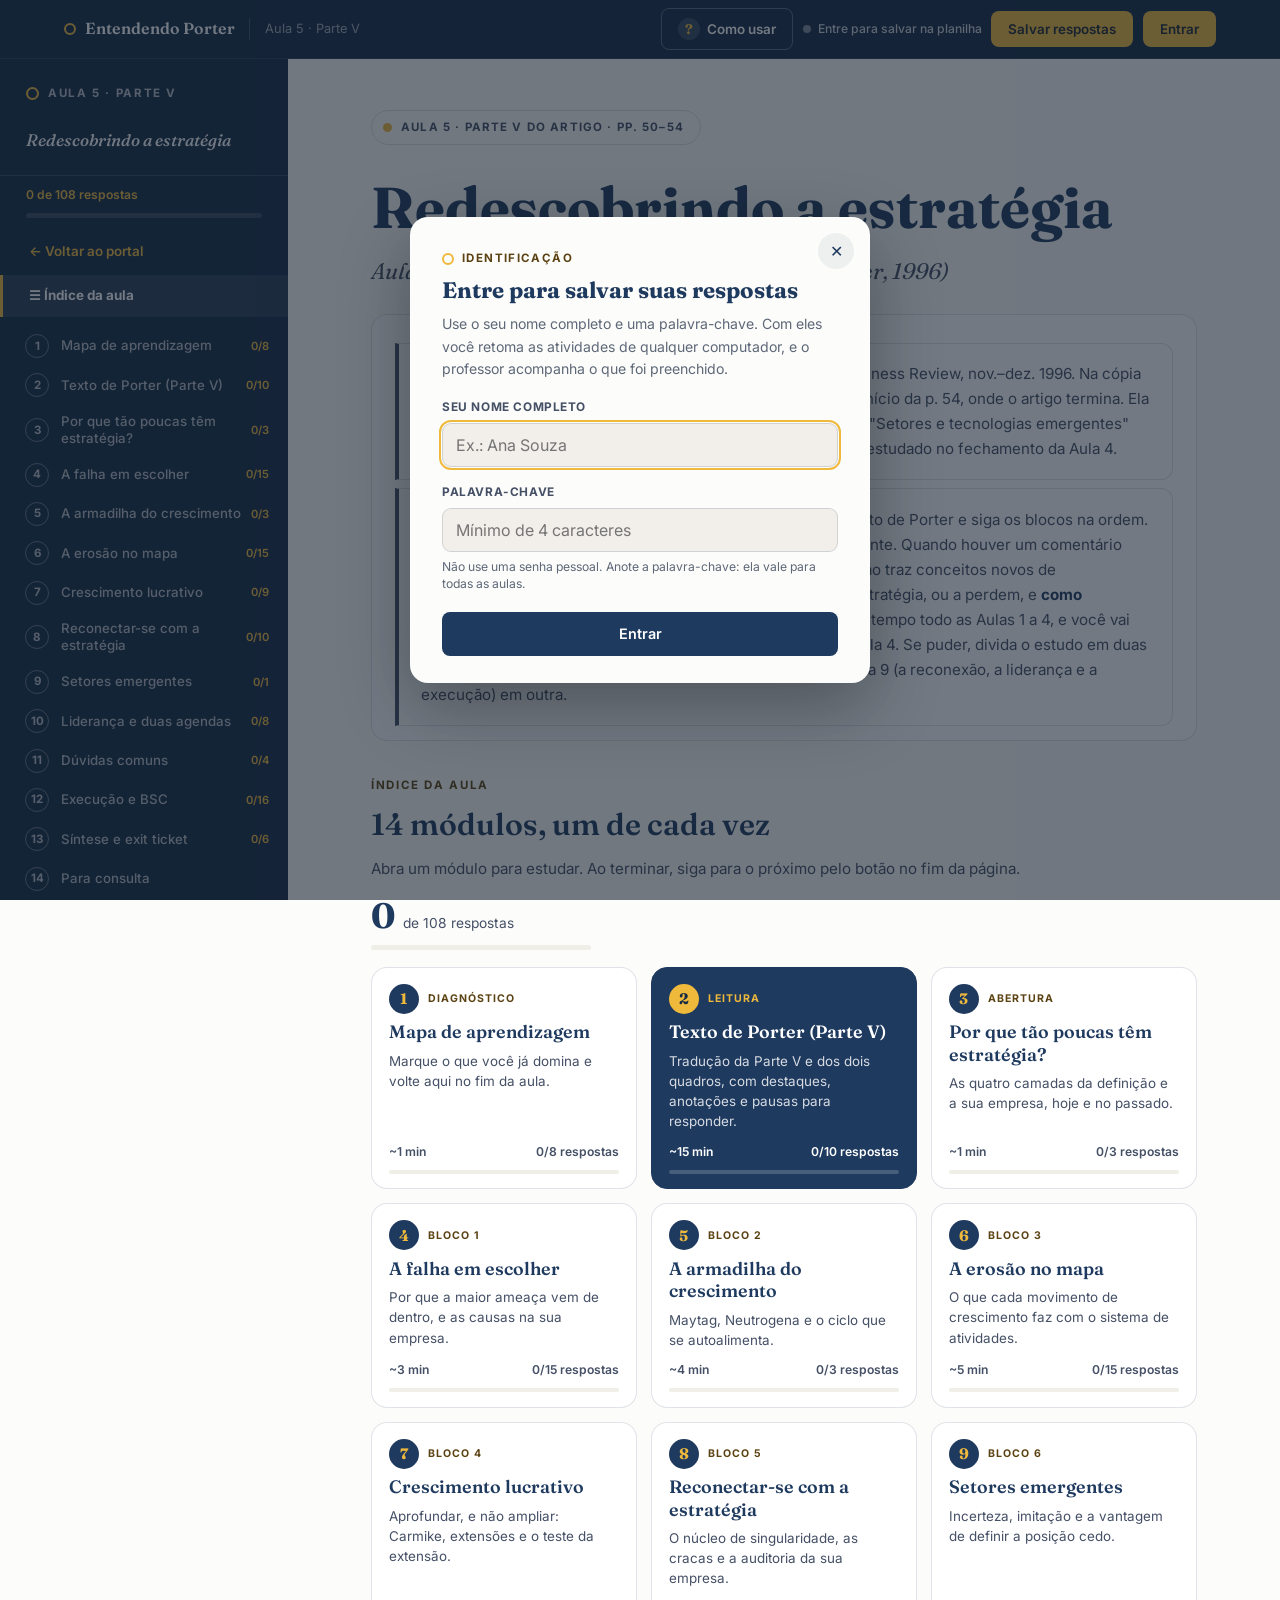
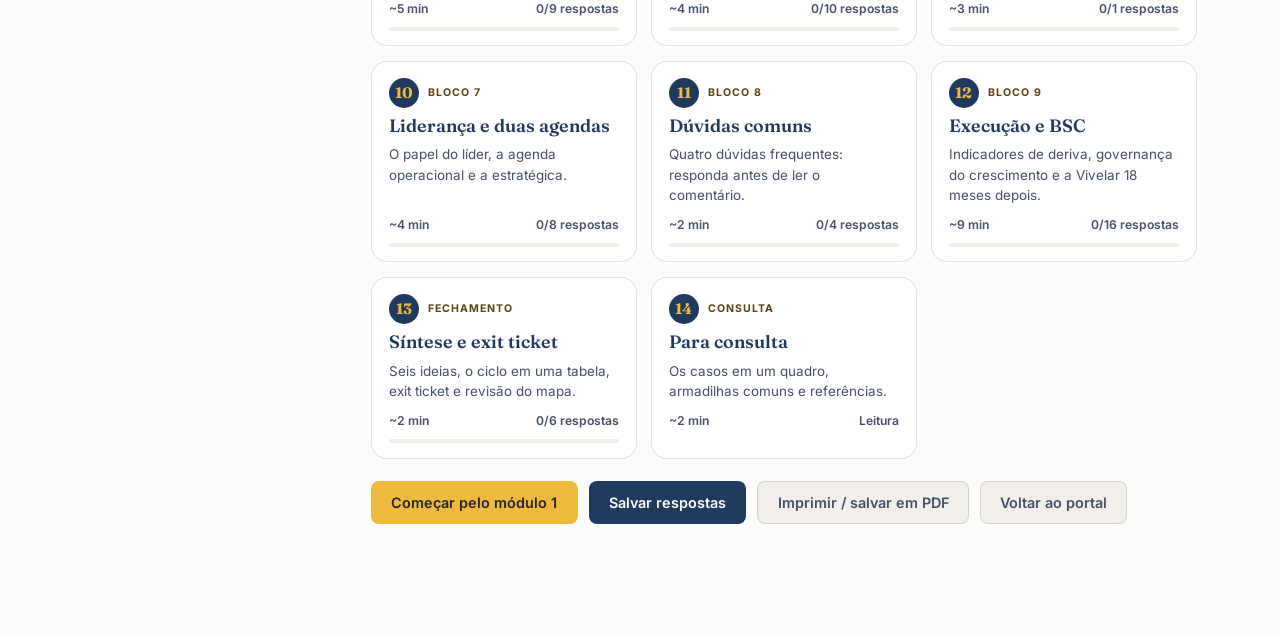
<file: partes/parte-5.html>
<!DOCTYPE html>
<html lang="pt-BR">
<head>
<meta charset="UTF-8">
<meta name="viewport" content="width=device-width, initial-scale=1.0">
<title>Parte V · Redescobrindo a estratégia — O que é estratégia?</title>
<!-- Página gerada por ferramentas/gerar_parte.py. Não edite à mão: edite as fontes e rode o gerador. -->
<link rel="preconnect" href="https://fonts.googleapis.com">
<link rel="preconnect" href="https://fonts.gstatic.com" crossorigin>
<link href="https://fonts.googleapis.com/css2?family=Fraunces:ital,opsz,wght@0,9..144,400;0,9..144,500;0,9..144,600;0,9..144,700;1,9..144,400;1,9..144,500&family=Inter:wght@400;500;600;700&display=swap" rel="stylesheet">
<link rel="stylesheet" href="../assets/css/portal.css">
<link rel="stylesheet" href="../assets/css/leitura.css">
<link rel="stylesheet" href="../assets/css/parte.css">
</head>
<body data-chave="parte-5" class="pagina-parte">

<div id="progress-bar"></div>
<button id="sidebar-toggle" aria-label="Abrir sumário"><span></span><span></span><span></span></button>
<div id="overlay"></div>

<nav id="sidebar" aria-label="Módulos da aula">
  <div class="sidebar-badge"><span class="dot"></span><span>Aula 5 · Parte V</span></div>
  <div class="sidebar-title">Redescobrindo a estratégia</div>
  <div class="sidebar-progresso" aria-live="polite"><span class="sp-txt">0 respostas</span><span class="sp-barra"><i></i></span></div>
  <a class="nav-item nav-voltar" href="../index.html">← Voltar ao portal</a>
  <a class="nav-indice" href="#indice">☰ Índice da aula</a>
  <a class="nav-mod" href="#m-mapa-de-aprendizagem" data-mod="m-mapa-de-aprendizagem"><span class="nm-n">1</span><span class="nm-t">Mapa de aprendizagem</span><span class="nm-p"></span></a>
  <a class="nav-mod" href="#m-texto-de-porter" data-mod="m-texto-de-porter"><span class="nm-n">2</span><span class="nm-t">Texto de Porter (Parte V)</span><span class="nm-p"></span></a><div class="nav-subs" data-subs="m-texto-de-porter"><a class="nav-sub" href="#v-redescobrindo-a-estrategia">V. Redescobrindo a estratégia</a><a class="nav-sub" href="#a-falha-em-escolher">A falha em escolher</a><a class="nav-sub" href="#a-armadilha-do-crescimento">A armadilha do crescimento</a><a class="nav-sub" href="#quadro-reconectar">Quadro: Reconectar-se com a estratégia</a><a class="nav-sub" href="#crescimento-lucrativo">Crescimento lucrativo</a><a class="nav-sub" href="#quadro-emergentes">Quadro: Setores e tecnologias emergentes</a><a class="nav-sub" href="#o-papel-da-lideranca">O papel da liderança</a></div>
  <a class="nav-mod" href="#m-abertura-se-estrategia-e-isso-por-que-tao-poucas-empresa" data-mod="m-abertura-se-estrategia-e-isso-por-que-tao-poucas-empresa"><span class="nm-n">3</span><span class="nm-t">Por que tão poucas têm estratégia?</span><span class="nm-p"></span></a><div class="nav-subs" data-subs="m-abertura-se-estrategia-e-isso-por-que-tao-poucas-empresa"><a class="nav-sub" href="#a-definicao-em-quatro-camadas">A definição em quatro camadas</a><a class="nav-sub" href="#uma-pergunta-sobre-a-sua-empresa">Uma pergunta sobre a sua empresa</a><a class="nav-sub" href="#o-ponto-de-partida-da-parte-v">O ponto de partida da Parte V</a></div>
  <a class="nav-mod" href="#m-bloco-1-a-falha-em-escolher" data-mod="m-bloco-1-a-falha-em-escolher"><span class="nm-n">4</span><span class="nm-t">A falha em escolher</span><span class="nm-p"></span></a><div class="nav-subs" data-subs="m-bloco-1-a-falha-em-escolher"><a class="nav-sub" href="#1-1-a-pergunta-de-porter">1.1 A pergunta de Porter</a><a class="nav-sub" href="#1-2-a-ameaca-vem-de-dentro">1.2 A ameaça vem de dentro</a><a class="nav-sub" href="#1-3-as-causas-uma-a-uma">1.3 As causas, uma a uma</a><a class="nav-sub" href="#1-4-as-causas-na-sua-empresa">1.4 As causas na sua empresa</a></div>
  <a class="nav-mod" href="#m-bloco-2-a-armadilha-do-crescimento" data-mod="m-bloco-2-a-armadilha-do-crescimento"><span class="nm-n">5</span><span class="nm-t">A armadilha do crescimento</span><span class="nm-p"></span></a><div class="nav-subs" data-subs="m-bloco-2-a-armadilha-do-crescimento"><a class="nav-sub" href="#2-1-por-que-o-crescimento-e-a-forca-mais-perversa">2.1 Por que o crescimento é a força mais perversa</a><a class="nav-sub" href="#2-2-o-mecanismo">2.2 O mecanismo</a><a class="nav-sub" href="#2-3-caso-maytag-pp-51-52">2.3 Caso Maytag (pp. 51–52)</a><a class="nav-sub" href="#2-4-caso-neutrogena-a-continuacao-p-52">2.4 Caso Neutrogena, a continuação (p. 52)</a><a class="nav-sub" href="#2-5-o-ciclo-da-armadilha">2.5 O ciclo da armadilha</a></div>
  <a class="nav-mod" href="#m-bloco-3-a-erosao-vista-no-sistema-de-atividades" data-mod="m-bloco-3-a-erosao-vista-no-sistema-de-atividades"><span class="nm-n">6</span><span class="nm-t">A erosão no mapa</span><span class="nm-p"></span></a><div class="nav-subs" data-subs="m-bloco-3-a-erosao-vista-no-sistema-de-atividades"><a class="nav-sub" href="#3-1-por-que-usar-o-mapa-aqui">3.1 Por que usar o mapa aqui</a><a class="nav-sub" href="#3-2-o-que-cada-movimento-de-crescimento-faz-com-o-mapa">3.2 O que cada movimento de crescimento faz com o mapa</a><a class="nav-sub" href="#3-3-a-neutrogena-antes-e-depois">3.3 A Neutrogena antes e depois</a><a class="nav-sub" href="#3-4-sinais-de-erosao-um-roteiro-de-verificacao">3.4 Sinais de erosão: um roteiro de verificação</a><a class="nav-sub" href="#3-5-os-acrescimos-da-sua-empresa-no-mapa">3.5 Os acréscimos da sua empresa no mapa</a></div>
  <a class="nav-mod" href="#m-bloco-4-crescimento-lucrativo-aprofundar-e-nao-ampliar" data-mod="m-bloco-4-crescimento-lucrativo-aprofundar-e-nao-ampliar"><span class="nm-n">7</span><span class="nm-t">Crescimento lucrativo</span><span class="nm-p"></span></a><div class="nav-subs" data-subs="m-bloco-4-crescimento-lucrativo-aprofundar-e-nao-ampliar"><a class="nav-sub" href="#4-1-o-imperativo-do-crescimento-e-perigoso">4.1 O imperativo do crescimento é perigoso</a><a class="nav-sub" href="#4-2-a-prescricao-geral-aprofundar-a-posicao">4.2 A prescrição geral: aprofundar a posição</a><a class="nav-sub" href="#4-3-extensoes-que-alavancam-o-sistema-de-atividades">4.3 Extensões que alavancam o sistema de atividades</a><a class="nav-sub" href="#4-4-outras-formas-de-crescer-descritas-por-porter">4.4 Outras formas de crescer descritas por Porter</a><a class="nav-sub" href="#4-5-o-teste-da-extensao">4.5 O teste da extensão</a></div>
  <a class="nav-mod" href="#m-bloco-5-reconectar-se-com-a-estrategia" data-mod="m-bloco-5-reconectar-se-com-a-estrategia"><span class="nm-n">8</span><span class="nm-t">Reconectar-se com a estratégia</span><span class="nm-p"></span></a><div class="nav-subs" data-subs="m-bloco-5-reconectar-se-com-a-estrategia"><a class="nav-sub" href="#5-1-o-problema-que-o-quadro-da-p-51-descreve">5.1 O problema que o quadro da p. 51 descreve</a><a class="nav-sub" href="#5-2-o-nucleo-de-singularidade">5.2 O núcleo de singularidade</a><a class="nav-sub" href="#5-3-as-cracas">5.3 As cracas</a><a class="nav-sub" href="#5-4-o-valor-da-historia">5.4 O valor da história</a><a class="nav-sub" href="#5-5-a-auditoria-do-nucleo-passo-a-passo">5.5 A auditoria do núcleo, passo a passo</a></div>
  <a class="nav-mod" href="#m-bloco-6-setores-e-tecnologias-emergentes" data-mod="m-bloco-6-setores-e-tecnologias-emergentes"><span class="nm-n">9</span><span class="nm-t">Setores emergentes</span><span class="nm-p"></span></a><div class="nav-subs" data-subs="m-bloco-6-setores-e-tecnologias-emergentes"><a class="nav-sub" href="#6-1-o-que-diz-o-quadro-da-p-52">6.1 O que diz o quadro da p. 52</a><a class="nav-sub" href="#6-2-o-raciocinio-de-porter">6.2 O raciocínio de Porter</a><a class="nav-sub" href="#6-3-ponte-com-hoje">6.3 Ponte com hoje</a></div>
  <a class="nav-mod" href="#m-bloco-7-o-papel-da-lideranca-e-as-duas-agendas" data-mod="m-bloco-7-o-papel-da-lideranca-e-as-duas-agendas"><span class="nm-n">10</span><span class="nm-t">Liderança e duas agendas</span><span class="nm-p"></span></a><div class="nav-subs" data-subs="m-bloco-7-o-papel-da-lideranca-e-as-duas-agendas"><a class="nav-sub" href="#7-1-estrategia-e-antes-de-tudo-um-desafio-de-lideranca">7.1 Estratégia é, antes de tudo, um desafio de liderança</a><a class="nav-sub" href="#7-2-o-que-o-lider-faz">7.2 O que o líder faz</a><a class="nav-sub" href="#7-3-as-duas-agendas">7.3 As duas agendas</a><a class="nav-sub" href="#7-4-continuidade-nao-e-imobilidade">7.4 Continuidade não é imobilidade</a></div>
  <a class="nav-mod" href="#m-bloco-8-duvidas-comuns" data-mod="m-bloco-8-duvidas-comuns"><span class="nm-n">11</span><span class="nm-t">Dúvidas comuns</span><span class="nm-p"></span></a><div class="nav-subs" data-subs="m-bloco-8-duvidas-comuns"><a class="nav-sub" href="#duvida-1-porter-e-contra-o-crescimento">Dúvida 1: &quot;Porter é contra o crescimento?&quot;</a><a class="nav-sub" href="#duvida-2-se-cada-decisao-foi-sensata-onde-esta-o-erro">Dúvida 2: &quot;Se cada decisão foi sensata, onde está o erro?&quot;</a><a class="nav-sub" href="#duvida-3-cortar-a-periferia-nao-reduz-a-receita">Dúvida 3: &quot;Cortar a periferia não reduz a receita?&quot;</a><a class="nav-sub" href="#duvida-4-unidade-separada-nao-e-straddling">Dúvida 4: &quot;Unidade separada não é straddling?&quot;</a></div>
  <a class="nav-mod" href="#m-bloco-9-a-parte-v-na-execucao-estrategica-e-no-bsc" data-mod="m-bloco-9-a-parte-v-na-execucao-estrategica-e-no-bsc"><span class="nm-n">12</span><span class="nm-t">Execução e BSC</span><span class="nm-p"></span></a><div class="nav-subs" data-subs="m-bloco-9-a-parte-v-na-execucao-estrategica-e-no-bsc"><a class="nav-sub" href="#9-1-por-que-a-parte-v-e-a-mais-proxima-da-execucao">9.1 Por que a Parte V é a mais próxima da execução</a><a class="nav-sub" href="#9-2-das-causas-da-falha-em-escolher-aos-mecanismos-de-ex">9.2 Das causas da falha em escolher aos mecanismos de execução</a><a class="nav-sub" href="#9-3-separar-as-duas-agendas-no-sistema-de-gestao">9.3 Separar as duas agendas no sistema de gestão</a><a class="nav-sub" href="#9-4-indicadores-de-deriva">9.4 Indicadores de deriva</a><a class="nav-sub" href="#9-5-o-painel-em-quatro-camadas-construido-ao-longo-do-ci">9.5 O painel em quatro camadas, construído ao longo do ciclo</a><a class="nav-sub" href="#9-6-o-caso-vivelar-18-meses-depois">9.6 O caso Vivelar: 18 meses depois</a><a class="nav-sub" href="#9-7-o-bsc-da-vivelar-na-fase-de-crescimento">9.7 O BSC da Vivelar na fase de crescimento</a><a class="nav-sub" href="#9-8-a-governanca-do-crescimento-na-vivelar">9.8 A governança do crescimento na Vivelar</a><a class="nav-sub" href="#9-9-aplique-a-sua-empresa">9.9 Aplique à sua empresa</a></div>
  <a class="nav-mod" href="#m-fechamento" data-mod="m-fechamento"><span class="nm-n">13</span><span class="nm-t">Síntese e exit ticket</span><span class="nm-p"></span></a><div class="nav-subs" data-subs="m-fechamento"><a class="nav-sub" href="#sintese-da-parte-v-em-seis-ideias">Síntese da Parte V em seis ideias</a><a class="nav-sub" href="#sintese-do-ciclo">Síntese do ciclo</a><a class="nav-sub" href="#o-ciclo-em-seis-pecas">O ciclo em seis peças</a><a class="nav-sub" href="#exit-ticket">Exit ticket</a></div>
  <a class="nav-mod" href="#m-para-consulta" data-mod="m-para-consulta"><span class="nm-n">14</span><span class="nm-t">Para consulta</span><span class="nm-p"></span></a><div class="nav-subs" data-subs="m-para-consulta"><a class="nav-sub" href="#os-casos-da-parte-v-em-um-quadro">Os casos da Parte V em um quadro</a><a class="nav-sub" href="#armadilhas-comuns-de-interpretacao">Armadilhas comuns de interpretação</a><a class="nav-sub" href="#referencias">Referências</a></div>
</nav>

<main class="wrapper">

  <section class="indice" id="indice">
    <div class="hero" id="intro" data-integro="material-cab">
      <div class="hero-tag" data-atividade><span class="dot"></span>Aula 5 · Parte V do artigo · pp. 50–54</div>
      <h1>Redescobrindo a estratégia</h1>
      <p class="hero-sub">Aula 5 · Parte V do artigo <em>O que é estratégia?</em> (Porter, 1996)</p>
    </div>
    <div class="ficha" data-integro="material"><div class="callout callout-nota"><p><strong>Texto-base:</strong> Michael E. Porter, <em>What Is Strategy?</em>, Harvard Business Review, nov.–dez. 1996. Na cópia do artigo que você recebeu, a Parte V vai do meio da p. 50 ao início da p. 54, onde o artigo termina. Ela inclui dois quadros: "Reconectar-se com a estratégia" (p. 51) e "Setores e tecnologias emergentes" (p. 52). O quadro "Visões alternativas de estratégia" (p. 50) foi estudado no fechamento da Aula 4.</p></div><div class="callout callout-nota"><p><strong>Como estudar:</strong> comece pelo Mapa de aprendizagem, leia o texto de Porter e siga os blocos na ordem. As atividades estão no próprio texto e são salvas automaticamente. Quando houver um comentário recolhido, escreva a sua resposta antes de abri-lo. A Parte V não traz conceitos novos de posicionamento: ela pergunta <strong>por que</strong> as empresas não têm estratégia, ou a perdem, e <strong>como</strong> recuperá-la e crescer sem destruí-la. Por isso, a aula retoma o tempo todo as Aulas 1 a 4, e você vai precisar do mapa de sistema de atividades que construiu na Aula 4. Se puder, divida o estudo em duas sessões: os Blocos 1 a 4 (o diagnóstico) em uma e os Blocos 5 a 9 (a reconexão, a liderança e a execução) em outra.</p></div></div>
    <div class="ind-topo" data-atividade>
      <div><span class="bloco-eyebrow">Índice da aula</span><h2>14 módulos, um de cada vez</h2>
      <p>Abra um módulo para estudar. Ao terminar, siga para o próximo pelo botão no fim da página.</p></div>
      <div class="ind-geral"><strong class="ig-num">0</strong><span class="ig-txt">de 0 respostas</span><span class="sp-barra"><i></i></span></div>
    </div>
    <ol class="mod-cards" data-atividade>
<li><a class="mod-card" href="#m-mapa-de-aprendizagem" data-mod="m-mapa-de-aprendizagem"><span class="mc-topo"><span class="mc-n">1</span><span class="mc-tipo">Diagnóstico</span></span><span class="mc-titulo">Mapa de aprendizagem</span><span class="mc-desc">Marque o que você já domina e volte aqui no fim da aula.</span><span class="mc-pe"><span class="mc-min">~1 min</span><span class="mc-prog"></span></span><span class="mc-barra"><i></i></span></a></li>
<li><a class="mod-card mod-card-texto" href="#m-texto-de-porter" data-mod="m-texto-de-porter"><span class="mc-topo"><span class="mc-n">2</span><span class="mc-tipo">Leitura</span></span><span class="mc-titulo">Texto de Porter (Parte V)</span><span class="mc-desc">Tradução da Parte V e dos dois quadros, com destaques, anotações e pausas para responder.</span><span class="mc-pe"><span class="mc-min">~15 min</span><span class="mc-prog"></span></span><span class="mc-barra"><i></i></span></a></li>
<li><a class="mod-card" href="#m-abertura-se-estrategia-e-isso-por-que-tao-poucas-empresa" data-mod="m-abertura-se-estrategia-e-isso-por-que-tao-poucas-empresa"><span class="mc-topo"><span class="mc-n">3</span><span class="mc-tipo">Abertura</span></span><span class="mc-titulo">Por que tão poucas têm estratégia?</span><span class="mc-desc">As quatro camadas da definição e a sua empresa, hoje e no passado.</span><span class="mc-pe"><span class="mc-min">~1 min</span><span class="mc-prog"></span></span><span class="mc-barra"><i></i></span></a></li>
<li><a class="mod-card" href="#m-bloco-1-a-falha-em-escolher" data-mod="m-bloco-1-a-falha-em-escolher"><span class="mc-topo"><span class="mc-n">4</span><span class="mc-tipo">Bloco 1</span></span><span class="mc-titulo">A falha em escolher</span><span class="mc-desc">Por que a maior ameaça vem de dentro, e as causas na sua empresa.</span><span class="mc-pe"><span class="mc-min">~3 min</span><span class="mc-prog"></span></span><span class="mc-barra"><i></i></span></a></li>
<li><a class="mod-card" href="#m-bloco-2-a-armadilha-do-crescimento" data-mod="m-bloco-2-a-armadilha-do-crescimento"><span class="mc-topo"><span class="mc-n">5</span><span class="mc-tipo">Bloco 2</span></span><span class="mc-titulo">A armadilha do crescimento</span><span class="mc-desc">Maytag, Neutrogena e o ciclo que se autoalimenta.</span><span class="mc-pe"><span class="mc-min">~4 min</span><span class="mc-prog"></span></span><span class="mc-barra"><i></i></span></a></li>
<li><a class="mod-card" href="#m-bloco-3-a-erosao-vista-no-sistema-de-atividades" data-mod="m-bloco-3-a-erosao-vista-no-sistema-de-atividades"><span class="mc-topo"><span class="mc-n">6</span><span class="mc-tipo">Bloco 3</span></span><span class="mc-titulo">A erosão no mapa</span><span class="mc-desc">O que cada movimento de crescimento faz com o sistema de atividades.</span><span class="mc-pe"><span class="mc-min">~5 min</span><span class="mc-prog"></span></span><span class="mc-barra"><i></i></span></a></li>
<li><a class="mod-card" href="#m-bloco-4-crescimento-lucrativo-aprofundar-e-nao-ampliar" data-mod="m-bloco-4-crescimento-lucrativo-aprofundar-e-nao-ampliar"><span class="mc-topo"><span class="mc-n">7</span><span class="mc-tipo">Bloco 4</span></span><span class="mc-titulo">Crescimento lucrativo</span><span class="mc-desc">Aprofundar, e não ampliar: Carmike, extensões e o teste da extensão.</span><span class="mc-pe"><span class="mc-min">~5 min</span><span class="mc-prog"></span></span><span class="mc-barra"><i></i></span></a></li>
<li><a class="mod-card" href="#m-bloco-5-reconectar-se-com-a-estrategia" data-mod="m-bloco-5-reconectar-se-com-a-estrategia"><span class="mc-topo"><span class="mc-n">8</span><span class="mc-tipo">Bloco 5</span></span><span class="mc-titulo">Reconectar-se com a estratégia</span><span class="mc-desc">O núcleo de singularidade, as cracas e a auditoria da sua empresa.</span><span class="mc-pe"><span class="mc-min">~4 min</span><span class="mc-prog"></span></span><span class="mc-barra"><i></i></span></a></li>
<li><a class="mod-card" href="#m-bloco-6-setores-e-tecnologias-emergentes" data-mod="m-bloco-6-setores-e-tecnologias-emergentes"><span class="mc-topo"><span class="mc-n">9</span><span class="mc-tipo">Bloco 6</span></span><span class="mc-titulo">Setores emergentes</span><span class="mc-desc">Incerteza, imitação e a vantagem de definir a posição cedo.</span><span class="mc-pe"><span class="mc-min">~3 min</span><span class="mc-prog"></span></span><span class="mc-barra"><i></i></span></a></li>
<li><a class="mod-card" href="#m-bloco-7-o-papel-da-lideranca-e-as-duas-agendas" data-mod="m-bloco-7-o-papel-da-lideranca-e-as-duas-agendas"><span class="mc-topo"><span class="mc-n">10</span><span class="mc-tipo">Bloco 7</span></span><span class="mc-titulo">Liderança e duas agendas</span><span class="mc-desc">O papel do líder, a agenda operacional e a estratégica.</span><span class="mc-pe"><span class="mc-min">~4 min</span><span class="mc-prog"></span></span><span class="mc-barra"><i></i></span></a></li>
<li><a class="mod-card" href="#m-bloco-8-duvidas-comuns" data-mod="m-bloco-8-duvidas-comuns"><span class="mc-topo"><span class="mc-n">11</span><span class="mc-tipo">Bloco 8</span></span><span class="mc-titulo">Dúvidas comuns</span><span class="mc-desc">Quatro dúvidas frequentes: responda antes de ler o comentário.</span><span class="mc-pe"><span class="mc-min">~2 min</span><span class="mc-prog"></span></span><span class="mc-barra"><i></i></span></a></li>
<li><a class="mod-card" href="#m-bloco-9-a-parte-v-na-execucao-estrategica-e-no-bsc" data-mod="m-bloco-9-a-parte-v-na-execucao-estrategica-e-no-bsc"><span class="mc-topo"><span class="mc-n">12</span><span class="mc-tipo">Bloco 9</span></span><span class="mc-titulo">Execução e BSC</span><span class="mc-desc">Indicadores de deriva, governança do crescimento e a Vivelar 18 meses depois.</span><span class="mc-pe"><span class="mc-min">~9 min</span><span class="mc-prog"></span></span><span class="mc-barra"><i></i></span></a></li>
<li><a class="mod-card" href="#m-fechamento" data-mod="m-fechamento"><span class="mc-topo"><span class="mc-n">13</span><span class="mc-tipo">Fechamento</span></span><span class="mc-titulo">Síntese e exit ticket</span><span class="mc-desc">Seis ideias, o ciclo em uma tabela, exit ticket e revisão do mapa.</span><span class="mc-pe"><span class="mc-min">~2 min</span><span class="mc-prog"></span></span><span class="mc-barra"><i></i></span></a></li>
<li><a class="mod-card" href="#m-para-consulta" data-mod="m-para-consulta"><span class="mc-topo"><span class="mc-n">14</span><span class="mc-tipo">Consulta</span></span><span class="mc-titulo">Para consulta</span><span class="mc-desc">Os casos em um quadro, armadilhas comuns e referências.</span><span class="mc-pe"><span class="mc-min">~2 min</span><span class="mc-prog"></span></span><span class="mc-barra"><i></i></span></a></li>
    </ol>
    <div class="barra-acoes" data-atividade>
      <a class="vd-btn vd-btn-amarelo btn-continuar" href="#m-mapa-de-aprendizagem">Começar pelo módulo 1</a>
      <button type="button" class="vd-btn vd-btn-roxo btn-salvar" data-vd-salvar hidden>Salvar respostas</button>
      <button type="button" class="vd-btn vd-btn-ghost" onclick="window.print()">Imprimir / salvar em PDF</button>
      <a class="vd-btn vd-btn-ghost" href="../index.html">Voltar ao portal</a>
    </div>
    <div class="vd-print-id"></div>
  </section>

<section class="modulo secao m-sec" id="m-mapa-de-aprendizagem" data-titulo="Mapa de aprendizagem" hidden data-integro="material"><header class="mod-cab"><span class="mod-n" data-atividade>1</span><div><span class="mod-eyebrow" data-atividade>Módulo 1 de 14 · Diagnóstico · ~1 min</span><h2 class="mod-titulo">Mapa de aprendizagem</h2><p class="mod-desc" data-atividade>Marque o que você já domina e volte aqui no fim da aula.</p></div></header><p>Marque como você está em cada objetivo agora e volte ao mapa no fim da aula para atualizar. Ao final desta aula, você deve ser capaz de:</p><div class="mapa" data-secao="Mapa de aprendizagem"><div class="mapa-resumo" data-atividade aria-live="polite"></div><ol class="mapa-lista"><li class="mapa-item"><div class="mapa-obj"><span class="n">1.</span> Explicar por que, para Porter, a maior ameaça à estratégia costuma vir <strong>de dentro</strong> da empresa, e não de fora.</div><div class="mapa-resp" data-atividade><div class="pilulas" role="group" aria-label="Como você está no objetivo 1"><label class="pilula pilula-domino"><input type="radio" name="mapa_1" value="domino" data-campo="mapa_1" data-rotulo="Objetivo 1: Explicar por que, para Porter, a maior ameaça à estratégia costuma vir de dentro da empresa, e não de fora."><span>Domino</span></label><label class="pilula pilula-parcial"><input type="radio" name="mapa_1" value="parcial" data-campo="mapa_1" data-rotulo="Objetivo 1: Explicar por que, para Porter, a maior ameaça à estratégia costuma vir de dentro da empresa, e não de fora."><span>Domino parcialmente</span></label><label class="pilula pilula-nao"><input type="radio" name="mapa_1" value="nao" data-campo="mapa_1" data-rotulo="Objetivo 1: Explicar por que, para Porter, a maior ameaça à estratégia costuma vir de dentro da empresa, e não de fora."><span>Ainda não domino</span></label></div><button type="button" class="b-mapa-nota" aria-expanded="false">✎ Anotar</button><label class="mapa-nota" hidden><span>Anotação sobre o objetivo 1</span><textarea data-campo="mapa_1_nota" data-opcional data-rotulo="Objetivo 1: anotação" rows="2" placeholder="O que ainda não está claro? O que você quer rever?"></textarea></label></div></li><li class="mapa-item"><div class="mapa-obj"><span class="n">2.</span> Identificar as causas da <strong>falha em escolher</strong>: visão equivocada da competição, fatores organizacionais e o desejo de crescer.</div><div class="mapa-resp" data-atividade><div class="pilulas" role="group" aria-label="Como você está no objetivo 2"><label class="pilula pilula-domino"><input type="radio" name="mapa_2" value="domino" data-campo="mapa_2" data-rotulo="Objetivo 2: Identificar as causas da falha em escolher: visão equivocada da competição, fatores organizacionais e o desejo de crescer."><span>Domino</span></label><label class="pilula pilula-parcial"><input type="radio" name="mapa_2" value="parcial" data-campo="mapa_2" data-rotulo="Objetivo 2: Identificar as causas da falha em escolher: visão equivocada da competição, fatores organizacionais e o desejo de crescer."><span>Domino parcialmente</span></label><label class="pilula pilula-nao"><input type="radio" name="mapa_2" value="nao" data-campo="mapa_2" data-rotulo="Objetivo 2: Identificar as causas da falha em escolher: visão equivocada da competição, fatores organizacionais e o desejo de crescer."><span>Ainda não domino</span></label></div><button type="button" class="b-mapa-nota" aria-expanded="false">✎ Anotar</button><label class="mapa-nota" hidden><span>Anotação sobre o objetivo 2</span><textarea data-campo="mapa_2_nota" data-opcional data-rotulo="Objetivo 2: anotação" rows="2" placeholder="O que ainda não está claro? O que você quer rever?"></textarea></label></div></li><li class="mapa-item"><div class="mapa-obj"><span class="n">3.</span> Descrever o mecanismo da <strong>armadilha do crescimento</strong> com os casos Maytag e Neutrogena.</div><div class="mapa-resp" data-atividade><div class="pilulas" role="group" aria-label="Como você está no objetivo 3"><label class="pilula pilula-domino"><input type="radio" name="mapa_3" value="domino" data-campo="mapa_3" data-rotulo="Objetivo 3: Descrever o mecanismo da armadilha do crescimento com os casos Maytag e Neutrogena."><span>Domino</span></label><label class="pilula pilula-parcial"><input type="radio" name="mapa_3" value="parcial" data-campo="mapa_3" data-rotulo="Objetivo 3: Descrever o mecanismo da armadilha do crescimento com os casos Maytag e Neutrogena."><span>Domino parcialmente</span></label><label class="pilula pilula-nao"><input type="radio" name="mapa_3" value="nao" data-campo="mapa_3" data-rotulo="Objetivo 3: Descrever o mecanismo da armadilha do crescimento com os casos Maytag e Neutrogena."><span>Ainda não domino</span></label></div><button type="button" class="b-mapa-nota" aria-expanded="false">✎ Anotar</button><label class="mapa-nota" hidden><span>Anotação sobre o objetivo 3</span><textarea data-campo="mapa_3_nota" data-opcional data-rotulo="Objetivo 3: anotação" rows="2" placeholder="O que ainda não está claro? O que você quer rever?"></textarea></label></div></li><li class="mapa-item"><div class="mapa-obj"><span class="n">4.</span> <strong>Usar o mapa de sistema de atividades</strong> para diagnosticar a erosão de uma estratégia: o que cada movimento de crescimento faz com temas, atividades e ligações.</div><div class="mapa-resp" data-atividade><div class="pilulas" role="group" aria-label="Como você está no objetivo 4"><label class="pilula pilula-domino"><input type="radio" name="mapa_4" value="domino" data-campo="mapa_4" data-rotulo="Objetivo 4: Usar o mapa de sistema de atividades para diagnosticar a erosão de uma estratégia: o que cada movimento de crescimento faz com temas, atividades e ligações."><span>Domino</span></label><label class="pilula pilula-parcial"><input type="radio" name="mapa_4" value="parcial" data-campo="mapa_4" data-rotulo="Objetivo 4: Usar o mapa de sistema de atividades para diagnosticar a erosão de uma estratégia: o que cada movimento de crescimento faz com temas, atividades e ligações."><span>Domino parcialmente</span></label><label class="pilula pilula-nao"><input type="radio" name="mapa_4" value="nao" data-campo="mapa_4" data-rotulo="Objetivo 4: Usar o mapa de sistema de atividades para diagnosticar a erosão de uma estratégia: o que cada movimento de crescimento faz com temas, atividades e ligações."><span>Ainda não domino</span></label></div><button type="button" class="b-mapa-nota" aria-expanded="false">✎ Anotar</button><label class="mapa-nota" hidden><span>Anotação sobre o objetivo 4</span><textarea data-campo="mapa_4_nota" data-opcional data-rotulo="Objetivo 4: anotação" rows="2" placeholder="O que ainda não está claro? O que você quer rever?"></textarea></label></div></li><li class="mapa-item"><div class="mapa-obj"><span class="n">5.</span> Distinguir <strong>aprofundar</strong> de <strong>ampliar</strong> uma posição e aplicar um <strong>teste de extensão</strong> a opções de crescimento.</div><div class="mapa-resp" data-atividade><div class="pilulas" role="group" aria-label="Como você está no objetivo 5"><label class="pilula pilula-domino"><input type="radio" name="mapa_5" value="domino" data-campo="mapa_5" data-rotulo="Objetivo 5: Distinguir aprofundar de ampliar uma posição e aplicar um teste de extensão a opções de crescimento."><span>Domino</span></label><label class="pilula pilula-parcial"><input type="radio" name="mapa_5" value="parcial" data-campo="mapa_5" data-rotulo="Objetivo 5: Distinguir aprofundar de ampliar uma posição e aplicar um teste de extensão a opções de crescimento."><span>Domino parcialmente</span></label><label class="pilula pilula-nao"><input type="radio" name="mapa_5" value="nao" data-campo="mapa_5" data-rotulo="Objetivo 5: Distinguir aprofundar de ampliar uma posição e aplicar um teste de extensão a opções de crescimento."><span>Ainda não domino</span></label></div><button type="button" class="b-mapa-nota" aria-expanded="false">✎ Anotar</button><label class="mapa-nota" hidden><span>Anotação sobre o objetivo 5</span><textarea data-campo="mapa_5_nota" data-opcional data-rotulo="Objetivo 5: anotação" rows="2" placeholder="O que ainda não está claro? O que você quer rever?"></textarea></label></div></li><li class="mapa-item"><div class="mapa-obj"><span class="n">6.</span> Fazer uma <strong>auditoria do núcleo de singularidade</strong> com as perguntas do quadro "Reconectar-se com a estratégia".</div><div class="mapa-resp" data-atividade><div class="pilulas" role="group" aria-label="Como você está no objetivo 6"><label class="pilula pilula-domino"><input type="radio" name="mapa_6" value="domino" data-campo="mapa_6" data-rotulo="Objetivo 6: Fazer uma auditoria do núcleo de singularidade com as perguntas do quadro &quot;Reconectar-se com a estratégia&quot;."><span>Domino</span></label><label class="pilula pilula-parcial"><input type="radio" name="mapa_6" value="parcial" data-campo="mapa_6" data-rotulo="Objetivo 6: Fazer uma auditoria do núcleo de singularidade com as perguntas do quadro &quot;Reconectar-se com a estratégia&quot;."><span>Domino parcialmente</span></label><label class="pilula pilula-nao"><input type="radio" name="mapa_6" value="nao" data-campo="mapa_6" data-rotulo="Objetivo 6: Fazer uma auditoria do núcleo de singularidade com as perguntas do quadro &quot;Reconectar-se com a estratégia&quot;."><span>Ainda não domino</span></label></div><button type="button" class="b-mapa-nota" aria-expanded="false">✎ Anotar</button><label class="mapa-nota" hidden><span>Anotação sobre o objetivo 6</span><textarea data-campo="mapa_6_nota" data-opcional data-rotulo="Objetivo 6: anotação" rows="2" placeholder="O que ainda não está claro? O que você quer rever?"></textarea></label></div></li><li class="mapa-item"><div class="mapa-obj"><span class="n">7.</span> Explicar o papel da <strong>liderança</strong> na estratégia e a diferença entre a <strong>agenda operacional</strong> e a <strong>agenda estratégica</strong>.</div><div class="mapa-resp" data-atividade><div class="pilulas" role="group" aria-label="Como você está no objetivo 7"><label class="pilula pilula-domino"><input type="radio" name="mapa_7" value="domino" data-campo="mapa_7" data-rotulo="Objetivo 7: Explicar o papel da liderança na estratégia e a diferença entre a agenda operacional e a agenda estratégica."><span>Domino</span></label><label class="pilula pilula-parcial"><input type="radio" name="mapa_7" value="parcial" data-campo="mapa_7" data-rotulo="Objetivo 7: Explicar o papel da liderança na estratégia e a diferença entre a agenda operacional e a agenda estratégica."><span>Domino parcialmente</span></label><label class="pilula pilula-nao"><input type="radio" name="mapa_7" value="nao" data-campo="mapa_7" data-rotulo="Objetivo 7: Explicar o papel da liderança na estratégia e a diferença entre a agenda operacional e a agenda estratégica."><span>Ainda não domino</span></label></div><button type="button" class="b-mapa-nota" aria-expanded="false">✎ Anotar</button><label class="mapa-nota" hidden><span>Anotação sobre o objetivo 7</span><textarea data-campo="mapa_7_nota" data-opcional data-rotulo="Objetivo 7: anotação" rows="2" placeholder="O que ainda não está claro? O que você quer rever?"></textarea></label></div></li><li class="mapa-item"><div class="mapa-obj"><span class="n">8.</span> Traduzir a Parte V em execução: governança do crescimento, separação das duas agendas e um BSC com <strong>indicadores de deriva</strong>.</div><div class="mapa-resp" data-atividade><div class="pilulas" role="group" aria-label="Como você está no objetivo 8"><label class="pilula pilula-domino"><input type="radio" name="mapa_8" value="domino" data-campo="mapa_8" data-rotulo="Objetivo 8: Traduzir a Parte V em execução: governança do crescimento, separação das duas agendas e um BSC com indicadores de deriva."><span>Domino</span></label><label class="pilula pilula-parcial"><input type="radio" name="mapa_8" value="parcial" data-campo="mapa_8" data-rotulo="Objetivo 8: Traduzir a Parte V em execução: governança do crescimento, separação das duas agendas e um BSC com indicadores de deriva."><span>Domino parcialmente</span></label><label class="pilula pilula-nao"><input type="radio" name="mapa_8" value="nao" data-campo="mapa_8" data-rotulo="Objetivo 8: Traduzir a Parte V em execução: governança do crescimento, separação das duas agendas e um BSC com indicadores de deriva."><span>Ainda não domino</span></label></div><button type="button" class="b-mapa-nota" aria-expanded="false">✎ Anotar</button><label class="mapa-nota" hidden><span>Anotação sobre o objetivo 8</span><textarea data-campo="mapa_8_nota" data-opcional data-rotulo="Objetivo 8: anotação" rows="2" placeholder="O que ainda não está claro? O que você quer rever?"></textarea></label></div></li></ol></div><nav class="mod-nav" data-atividade aria-label="Navegação entre módulos"><span></span><a class="mn-ind" href="#indice">Índice da aula</a><a class="mn-prox" href="#m-texto-de-porter"><span>Próximo →</span><strong>Texto de Porter (Parte V)</strong></a></nav></section>
<section class="modulo secao m-sec" id="m-texto-de-porter" data-titulo="Texto de Porter (Parte V)" hidden><header class="mod-cab"><span class="mod-n" data-atividade>2</span><div><span class="mod-eyebrow" data-atividade>Módulo 2 de 14 · Leitura · ~15 min</span><h2 class="mod-titulo" data-atividade>O que é estratégia?</h2><p class="mod-sub" data-atividade>Michael E. Porter · Harvard Business Review, novembro–dezembro de 1996</p><p class="mod-desc" data-atividade>Tradução da Parte V e dos dois quadros, com destaques, anotações e pausas para responder.</p></div></header><p class="t-nota" data-atividade>Tradução para uso didático na disciplina. A numeração dos parágrafos (§) e as páginas indicadas na margem seguem a cópia do artigo distribuída à turma (pp. 50–54). Mantemos os termos <em>fit</em> (encaixe) e <em>trade-off</em>, como nas aulas anteriores. Os dois quadros da Parte V aparecem junto dos trechos a que se referem.</p><div id="antes-de-ler"><div class="ativ " data-atividade data-secao="Antes de ler"><div class="ativ-cab"><span class="ativ-ico" aria-hidden="true">✎</span><span class="ativ-tipo">Antes de ler</span><span class="ativ-titulo">O que a sua empresa acrescentou</span></div><p class="ativ-enunciado">Responda antes de ler o texto de Porter. Use a empresa que você vem acompanhando desde a Aula 1 e tenha à mão o mapa que você construiu na Aula 4. A lista volta nos Blocos 3 e 5.</p><label class="ativ-campo"><span class="ativ-rot">Empresa que você acompanha</span><textarea data-campo="prep_empresa" data-rotulo="Empresa que você acompanha" rows="1" placeholder="Ex.: Vivelar"></textarea></label><label class="ativ-campo"><span class="ativ-rot">Liste o que a empresa acrescentou nos últimos cinco anos: produtos ou serviços, tipos de cliente, canais, regiões, aquisições. Para cada item, diga quem pediu ou propôs e se ele se liga a algum tema do seu mapa (uma linha por item)</span><textarea data-campo="prep_acrescimos" data-rotulo="Liste o que a empresa acrescentou nos últimos cinco anos: produtos ou serviços, tipos de cliente, canais, regiões, aquisições. Para cada item, diga quem pediu ou propôs e se ele se liga a algum tema do seu mapa (uma linha por item)" rows="8" placeholder="Ex.: linha infantil · proposta do comercial · não se liga a nenhum tema
Venda pelo aplicativo · pedido dos clientes · liga-se a T1"></textarea></label></div></div><div class="ferr-ajuda" data-atividade><strong>Leitura ativa:</strong> passe o mouse (ou toque) em um parágrafo para usar <span class="kbd">▍ Destacar</span> e <span class="kbd">✎ Anotar</span>. Tudo é salvo com suas respostas.</div><article class="traducao" data-integro="traducao"><h2 class="t-h2" id="v-redescobrindo-a-estrategia">V. Redescobrindo a estratégia</h2>
<h3 class="t-h3" id="a-falha-em-escolher">A falha em escolher</h3>
<div class="par" id="p1" data-par="1" data-rotulo="§1"><div class="par-margem"><span class="par-num">§1</span><span class="par-pag">p. 50</span></div><div class="par-texto"><p>Por que tantas empresas não têm uma estratégia? Por que os gestores evitam fazer escolhas estratégicas? Ou, tendo-as feito no passado, por que os gestores deixam com tanta frequência que as estratégias se deteriorem e percam a nitidez?</p><div class="par-nota" data-atividade hidden><label><span>Minha anotação sobre §1</span><textarea data-nota="1" rows="3" placeholder="O que este trecho diz para você? Concorda? Que exemplo do seu setor ilustra isso?"></textarea></label></div></div><div class="par-ferr" data-atividade><button type="button" class="b-dest" aria-pressed="false" title="Destacar este parágrafo"><span aria-hidden="true">▍</span>Destacar</button><button type="button" class="b-nota" title="Escrever uma anotação"><span aria-hidden="true">✎</span>Anotar</button></div></div>
<div class="par" id="p2" data-par="2" data-rotulo="§2"><div class="par-margem"><span class="par-num">§2</span></div><div class="par-texto"><p>Em geral, considera-se que as ameaças à estratégia vêm de fora da empresa, por causa de mudanças na tecnologia ou no comportamento dos concorrentes. Embora as mudanças externas possam ser o problema, a ameaça maior à estratégia muitas vezes vem de dentro. Uma estratégia sólida é minada por uma visão equivocada da competição, por falhas organizacionais e, especialmente, pelo desejo de crescer.</p><div class="par-nota" data-atividade hidden><label><span>Minha anotação sobre §2</span><textarea data-nota="2" rows="3" placeholder="O que este trecho diz para você? Concorda? Que exemplo do seu setor ilustra isso?"></textarea></label></div></div><div class="par-ferr" data-atividade><button type="button" class="b-dest" aria-pressed="false" title="Destacar este parágrafo"><span aria-hidden="true">▍</span>Destacar</button><button type="button" class="b-nota" title="Escrever uma anotação"><span aria-hidden="true">✎</span>Anotar</button></div></div>
<div class="par" id="p3" data-par="3" data-rotulo="§3"><div class="par-margem"><span class="par-num">§3</span></div><div class="par-texto"><p>Os gestores ficaram confusos quanto à necessidade de fazer escolhas. Quando muitas empresas operam longe da fronteira de produtividade, os trade-offs parecem desnecessários. Pode parecer que uma empresa bem administrada deveria ser capaz de vencer seus rivais ineficazes em todas as dimensões ao mesmo tempo. Ensinados por pensadores populares da gestão que não precisam fazer trade-offs, os gestores adquiriram um senso "machão" de que fazê-los é sinal de fraqueza.</p><div class="par-nota" data-atividade hidden><label><span>Minha anotação sobre §3</span><textarea data-nota="3" rows="3" placeholder="O que este trecho diz para você? Concorda? Que exemplo do seu setor ilustra isso?"></textarea></label></div></div><div class="par-ferr" data-atividade><button type="button" class="b-dest" aria-pressed="false" title="Destacar este parágrafo"><span aria-hidden="true">▍</span>Destacar</button><button type="button" class="b-nota" title="Escrever uma anotação"><span aria-hidden="true">✎</span>Anotar</button></div></div>
<div class="par" id="p4" data-par="4" data-rotulo="§4"><div class="par-margem"><span class="par-num">§4</span></div><div class="par-texto"><p>Inquietos com as previsões de hipercompetição, os gestores aumentam a probabilidade de que ela aconteça ao imitar tudo o que os concorrentes fazem. Incentivados a pensar em termos de revolução, os gestores perseguem cada nova tecnologia por ela mesma.</p><div class="par-nota" data-atividade hidden><label><span>Minha anotação sobre §4</span><textarea data-nota="4" rows="3" placeholder="O que este trecho diz para você? Concorda? Que exemplo do seu setor ilustra isso?"></textarea></label></div></div><div class="par-ferr" data-atividade><button type="button" class="b-dest" aria-pressed="false" title="Destacar este parágrafo"><span aria-hidden="true">▍</span>Destacar</button><button type="button" class="b-nota" title="Escrever uma anotação"><span aria-hidden="true">✎</span>Anotar</button></div></div>
<div class="par" id="p5" data-par="5" data-rotulo="§5"><div class="par-margem"><span class="par-num">§5</span><span class="par-pag">p. 51</span></div><div class="par-texto"><p>A busca da eficácia operacional é sedutora porque é concreta e acionável. Na última década, os gestores sofreram uma pressão crescente para entregar melhorias de desempenho tangíveis e mensuráveis. Os programas de eficácia operacional produzem um progresso tranquilizador, embora a lucratividade superior possa continuar fora de alcance. As publicações de negócios e os consultores inundam o mercado com informações sobre o que as outras empresas estão fazendo, o que reforça a mentalidade das melhores práticas. Presos na corrida pela eficácia operacional, muitos gestores simplesmente não entendem a necessidade de ter uma estratégia.</p><div class="par-nota" data-atividade hidden><label><span>Minha anotação sobre §5</span><textarea data-nota="5" rows="3" placeholder="O que este trecho diz para você? Concorda? Que exemplo do seu setor ilustra isso?"></textarea></label></div></div><div class="par-ferr" data-atividade><button type="button" class="b-dest" aria-pressed="false" title="Destacar este parágrafo"><span aria-hidden="true">▍</span>Destacar</button><button type="button" class="b-nota" title="Escrever uma anotação"><span aria-hidden="true">✎</span>Anotar</button></div></div>
<div class="par" id="p6" data-par="6" data-rotulo="§6"><div class="par-margem"><span class="par-num">§6</span></div><div class="par-texto"><p>As empresas evitam ou embaçam as escolhas estratégicas também por outras razões. A sabedoria convencional dentro de um setor costuma ser forte, o que homogeneíza a competição. Alguns gestores entendem, equivocadamente, que "foco no cliente" significa atender a todas as necessidades dos clientes ou responder a todos os pedidos dos canais de distribuição. Outros alegam o desejo de preservar a flexibilidade.</p><div class="par-nota" data-atividade hidden><label><span>Minha anotação sobre §6</span><textarea data-nota="6" rows="3" placeholder="O que este trecho diz para você? Concorda? Que exemplo do seu setor ilustra isso?"></textarea></label></div></div><div class="par-ferr" data-atividade><button type="button" class="b-dest" aria-pressed="false" title="Destacar este parágrafo"><span aria-hidden="true">▍</span>Destacar</button><button type="button" class="b-nota" title="Escrever uma anotação"><span aria-hidden="true">✎</span>Anotar</button></div></div>
<div class="par" id="p7" data-par="7" data-rotulo="§7"><div class="par-margem"><span class="par-num">§7</span></div><div class="par-texto"><p>As realidades organizacionais também trabalham contra a estratégia. Os trade-offs assustam, e às vezes não fazer escolha nenhuma é preferível a correr o risco de ser culpado por uma escolha ruim. As empresas imitam umas às outras numa espécie de comportamento de manada, cada uma supondo que as rivais sabem algo que ela não sabe. Os funcionários recém-empoderados, estimulados a buscar todas as fontes possíveis de melhoria, muitas vezes não têm uma visão do todo nem a perspectiva para reconhecer os trade-offs. A falha em escolher às vezes se resume à relutância em desapontar gestores ou funcionários valorizados.</p><div class="par-nota" data-atividade hidden><label><span>Minha anotação sobre §7</span><textarea data-nota="7" rows="3" placeholder="O que este trecho diz para você? Concorda? Que exemplo do seu setor ilustra isso?"></textarea></label></div></div><div class="par-ferr" data-atividade><button type="button" class="b-dest" aria-pressed="false" title="Destacar este parágrafo"><span aria-hidden="true">▍</span>Destacar</button><button type="button" class="b-nota" title="Escrever uma anotação"><span aria-hidden="true">✎</span>Anotar</button></div></div>
<div class="ativ ativ-pausa" data-atividade data-secao="Texto de Porter · pausas para responder"><div class="ativ-cab"><span class="ativ-ico" aria-hidden="true">✎</span><span class="ativ-tipo">Pausa para responder</span><span class="ativ-titulo">Responda ao texto</span></div><p class="ativ-enunciado">Por que, para Porter, a maior ameaça à estratégia costuma vir de dentro da empresa? Cite duas razões que levam os gestores a evitar escolhas e diga qual delas você já viu acontecer.</p><label class="ativ-campo"><textarea data-campo="t_q1" data-rotulo="Por que, para Porter, a maior ameaça à estratégia costuma vir de dentro da empresa? Cite duas razões que levam os gestores a evitar escolhas e diga qual delas você já viu acontecer." rows="4" placeholder="Escreva com suas palavras, sem copiar o texto."></textarea></label></div>
<h3 class="t-h3" id="a-armadilha-do-crescimento">A armadilha do crescimento</h3>
<div class="par" id="p8" data-par="8" data-rotulo="§8"><div class="par-margem"><span class="par-num">§8</span></div><div class="par-texto"><p>Entre todas as outras influências, o desejo de crescer talvez seja a que tem o efeito mais perverso sobre a estratégia. Os trade-offs e os limites parecem restringir o crescimento. Atender a um grupo de clientes e excluir outros, por exemplo, impõe um limite, real ou imaginário, ao crescimento da receita. As estratégias de alvo amplo que enfatizam o preço baixo resultam em vendas perdidas entre os clientes sensíveis a atributos ou a serviço. Os diferenciadores perdem vendas para os clientes sensíveis a preço.</p><div class="par-nota" data-atividade hidden><label><span>Minha anotação sobre §8</span><textarea data-nota="8" rows="3" placeholder="O que este trecho diz para você? Concorda? Que exemplo do seu setor ilustra isso?"></textarea></label></div></div><div class="par-ferr" data-atividade><button type="button" class="b-dest" aria-pressed="false" title="Destacar este parágrafo"><span aria-hidden="true">▍</span>Destacar</button><button type="button" class="b-nota" title="Escrever uma anotação"><span aria-hidden="true">✎</span>Anotar</button></div></div>
<div class="par" id="p9" data-par="9" data-rotulo="§9"><div class="par-margem"><span class="par-num">§9</span><span class="par-pag">p. 52</span></div><div class="par-texto"><p>Os gestores são constantemente tentados a dar passos incrementais que ultrapassam esses limites, mas que borram a posição estratégica da empresa. Com o tempo, as pressões para crescer ou a aparente saturação do mercado-alvo levam os gestores a ampliar a posição, estendendo linhas de produtos, acrescentando novos atributos, imitando os serviços populares dos concorrentes, igualando processos e até fazendo aquisições. Durante anos, o sucesso da Maytag Corporation se baseou no foco em lavadoras e secadoras confiáveis e duráveis, mais tarde estendido às lava-louças. No entanto, a sabedoria convencional que surgia no setor apoiava a ideia de vender uma linha completa de produtos. Preocupada com o crescimento lento do setor e com a concorrência dos fabricantes de linha completa de eletrodomésticos, a Maytag foi pressionada pelos revendedores e estimulada pelos clientes a estender sua linha. A Maytag expandiu-se para refrigeradores e produtos de cocção sob a marca Maytag e adquiriu outras marcas (Jenn-Air, Hardwick Stove, Hoover, Admiral e Magic Chef) com posições díspares. A Maytag cresceu substancialmente, de US$ 684 milhões em 1985 para um pico de US$ 3,4 bilhões em 1994, mas o retorno sobre as vendas caiu de 8% a 12%, nas décadas de 1970 e 1980, para uma média inferior a 1% entre 1989 e 1995. O corte de custos vai melhorar esse desempenho, mas os produtos de lavanderia e as lava-louças continuam a ancorar a lucratividade da Maytag.</p><div class="par-nota" data-atividade hidden><label><span>Minha anotação sobre §9</span><textarea data-nota="9" rows="3" placeholder="O que este trecho diz para você? Concorda? Que exemplo do seu setor ilustra isso?"></textarea></label></div></div><div class="par-ferr" data-atividade><button type="button" class="b-dest" aria-pressed="false" title="Destacar este parágrafo"><span aria-hidden="true">▍</span>Destacar</button><button type="button" class="b-nota" title="Escrever uma anotação"><span aria-hidden="true">✎</span>Anotar</button></div></div>
<div class="par" id="p10" data-par="10" data-rotulo="§10"><div class="par-margem"><span class="par-num">§10</span></div><div class="par-texto"><p>A Neutrogena pode ter caído na mesma armadilha. No início da década de 1990, sua distribuição nos Estados Unidos se ampliou para incluir varejistas de massa como o Wal-Mart Stores. Sob o nome Neutrogena, a empresa se expandiu para uma grande variedade de produtos (demaquilante para os olhos e xampu, por exemplo) nos quais não era única e que diluíram sua imagem, e começou a recorrer a promoções de preço.</p><div class="par-nota" data-atividade hidden><label><span>Minha anotação sobre §10</span><textarea data-nota="10" rows="3" placeholder="O que este trecho diz para você? Concorda? Que exemplo do seu setor ilustra isso?"></textarea></label></div></div><div class="par-ferr" data-atividade><button type="button" class="b-dest" aria-pressed="false" title="Destacar este parágrafo"><span aria-hidden="true">▍</span>Destacar</button><button type="button" class="b-nota" title="Escrever uma anotação"><span aria-hidden="true">✎</span>Anotar</button></div></div>
<div class="par" id="p11" data-par="11" data-rotulo="§11"><div class="par-margem"><span class="par-num">§11</span></div><div class="par-texto"><p>As concessões e as inconsistências na busca do crescimento vão corroer a vantagem competitiva que a empresa tinha com suas variedades ou seus clientes-alvo originais. As tentativas de competir de várias maneiras ao mesmo tempo criam confusão e minam a motivação e o foco da organização. Os lucros caem, mas mais receita é vista como a solução. Os gestores são incapazes de fazer escolhas, e a empresa embarca em uma nova rodada de ampliação e de concessões. Muitas vezes, os rivais continuam a se igualar uns aos outros até que o desespero quebre o ciclo, o que resulta em uma fusão ou em um enxugamento de volta ao posicionamento original.</p><div class="par-nota" data-atividade hidden><label><span>Minha anotação sobre §11</span><textarea data-nota="11" rows="3" placeholder="O que este trecho diz para você? Concorda? Que exemplo do seu setor ilustra isso?"></textarea></label></div></div><div class="par-ferr" data-atividade><button type="button" class="b-dest" aria-pressed="false" title="Destacar este parágrafo"><span aria-hidden="true">▍</span>Destacar</button><button type="button" class="b-nota" title="Escrever uma anotação"><span aria-hidden="true">✎</span>Anotar</button></div></div>
<div class="ativ ativ-pausa" data-atividade data-secao="Texto de Porter · pausas para responder"><div class="ativ-cab"><span class="ativ-ico" aria-hidden="true">✎</span><span class="ativ-tipo">Pausa para responder</span><span class="ativ-titulo">Responda ao texto</span></div><p class="ativ-enunciado">Descreva com suas palavras o ciclo da armadilha do crescimento. Por que o caso Maytag mostra que mais receita não significa melhor desempenho?</p><label class="ativ-campo"><textarea data-campo="t_q2" data-rotulo="Descreva com suas palavras o ciclo da armadilha do crescimento. Por que o caso Maytag mostra que mais receita não significa melhor desempenho?" rows="4" placeholder="Escreva com suas palavras, sem copiar o texto."></textarea></label></div>
<aside class="quadro" id="quadro-reconectar"><div class="quadro-cab"><span class="quadro-eyebrow">Quadro · p. 51</span><h3>Reconectar-se com a estratégia</h3></div><div class="quadro-corpo">
<div class="par par-quadro" id="p12" data-par="12" data-rotulo="Q1"><div class="par-margem"><span class="par-num">Q1</span></div><div class="par-texto"><p>A maioria das empresas deve seu sucesso inicial a uma posição estratégica única, que envolvia trade-offs claros. No passado, as atividades estavam alinhadas a essa posição. A passagem do tempo e as pressões do crescimento, porém, levaram a concessões que, no início, eram quase imperceptíveis. Por uma sucessão de mudanças incrementais que pareciam sensatas, cada uma no seu momento, muitas empresas estabelecidas foram fazendo concessões até chegar à homogeneidade com seus rivais.</p><div class="par-nota" data-atividade hidden><label><span>Minha anotação sobre Q1</span><textarea data-nota="12" rows="3" placeholder="O que este trecho diz para você? Concorda? Que exemplo do seu setor ilustra isso?"></textarea></label></div></div><div class="par-ferr" data-atividade><button type="button" class="b-dest" aria-pressed="false" title="Destacar este parágrafo"><span aria-hidden="true">▍</span>Destacar</button><button type="button" class="b-nota" title="Escrever uma anotação"><span aria-hidden="true">✎</span>Anotar</button></div></div>
<div class="par par-quadro" id="p13" data-par="13" data-rotulo="Q2"><div class="par-margem"><span class="par-num">Q2</span></div><div class="par-texto"><p>A questão aqui não são as empresas cuja posição histórica deixou de ser viável; o desafio delas é recomeçar, como faria um novo entrante. O que está em jogo é um fenômeno muito mais comum: a empresa estabelecida que obtém retornos medíocres e não tem uma estratégia clara. Por meio de acréscimos incrementais de variedades de produtos, de esforços incrementais para atender a novos grupos de clientes e da emulação das atividades dos rivais, a empresa existente perde sua posição competitiva clara. Em geral, ela igualou muitas das ofertas e práticas dos concorrentes e tenta vender para a maioria dos grupos de clientes.</p><div class="par-nota" data-atividade hidden><label><span>Minha anotação sobre Q2</span><textarea data-nota="13" rows="3" placeholder="O que este trecho diz para você? Concorda? Que exemplo do seu setor ilustra isso?"></textarea></label></div></div><div class="par-ferr" data-atividade><button type="button" class="b-dest" aria-pressed="false" title="Destacar este parágrafo"><span aria-hidden="true">▍</span>Destacar</button><button type="button" class="b-nota" title="Escrever uma anotação"><span aria-hidden="true">✎</span>Anotar</button></div></div>
<div class="par par-quadro" id="p14" data-par="14" data-rotulo="Q3"><div class="par-margem"><span class="par-num">Q3</span></div><div class="par-texto"><p>Várias abordagens podem ajudar uma empresa a se reconectar com a estratégia. A primeira é olhar com cuidado para o que ela já faz. Na maioria das empresas bem estabelecidas existe um núcleo de singularidade. Ele é identificado respondendo a perguntas como as seguintes:</p><ul class="q-lista"><li>Quais das nossas variedades de produto ou serviço são as mais distintas?</li><li>Quais das nossas variedades de produto ou serviço são as mais lucrativas?</li><li>Quais dos nossos clientes são os mais satisfeitos?</li><li>Quais clientes, canais ou ocasiões de compra são os mais lucrativos?</li><li>Quais das atividades da nossa cadeia de valor são as mais diferentes e eficazes?</li></ul><div class="par-nota" data-atividade hidden><label><span>Minha anotação sobre Q3</span><textarea data-nota="14" rows="3" placeholder="O que este trecho diz para você? Concorda? Que exemplo do seu setor ilustra isso?"></textarea></label></div></div><div class="par-ferr" data-atividade><button type="button" class="b-dest" aria-pressed="false" title="Destacar este parágrafo"><span aria-hidden="true">▍</span>Destacar</button><button type="button" class="b-nota" title="Escrever uma anotação"><span aria-hidden="true">✎</span>Anotar</button></div></div>
<div class="par par-quadro" id="p15" data-par="15" data-rotulo="Q4"><div class="par-margem"><span class="par-num">Q4</span></div><div class="par-texto"><p>Em torno desse núcleo de singularidade há incrustações acrescentadas pouco a pouco ao longo do tempo. Como cracas, elas precisam ser removidas para revelar o posicionamento estratégico que está por baixo. Uma pequena porcentagem das variedades ou dos clientes pode muito bem responder pela maior parte das vendas da empresa e, sobretudo, pelos seus lucros. O desafio, então, é voltar a focar no núcleo único e realinhar as atividades da empresa a ele. Os clientes e as variedades de produtos da periferia podem ser vendidos ou deixados desaparecer, por falta de atenção ou por aumentos de preço.</p><div class="par-nota" data-atividade hidden><label><span>Minha anotação sobre Q4</span><textarea data-nota="15" rows="3" placeholder="O que este trecho diz para você? Concorda? Que exemplo do seu setor ilustra isso?"></textarea></label></div></div><div class="par-ferr" data-atividade><button type="button" class="b-dest" aria-pressed="false" title="Destacar este parágrafo"><span aria-hidden="true">▍</span>Destacar</button><button type="button" class="b-nota" title="Escrever uma anotação"><span aria-hidden="true">✎</span>Anotar</button></div></div>
<div class="par par-quadro" id="p16" data-par="16" data-rotulo="Q5"><div class="par-margem"><span class="par-num">Q5</span></div><div class="par-texto"><p>A história de uma empresa também pode ser instrutiva. Qual era a visão do fundador? Quais foram os produtos e os clientes que fizeram a empresa? Olhando para trás, é possível reexaminar a estratégia original para ver se ela ainda é válida. O posicionamento histórico pode ser implementado de uma forma moderna, coerente com as tecnologias e as práticas de hoje? Esse tipo de reflexão pode levar a um compromisso de renovar a estratégia e desafiar a organização a recuperar o seu caráter distintivo. Um desafio assim pode ser mobilizador e dar a confiança para fazer os trade-offs necessários.</p><div class="par-nota" data-atividade hidden><label><span>Minha anotação sobre Q5</span><textarea data-nota="16" rows="3" placeholder="O que este trecho diz para você? Concorda? Que exemplo do seu setor ilustra isso?"></textarea></label></div></div><div class="par-ferr" data-atividade><button type="button" class="b-dest" aria-pressed="false" title="Destacar este parágrafo"><span aria-hidden="true">▍</span>Destacar</button><button type="button" class="b-nota" title="Escrever uma anotação"><span aria-hidden="true">✎</span>Anotar</button></div></div>
</div></aside>
<div class="ativ ativ-pausa" data-atividade data-secao="Texto de Porter · pausas para responder"><div class="ativ-cab"><span class="ativ-ico" aria-hidden="true">✎</span><span class="ativ-tipo">Pausa para responder</span><span class="ativ-titulo">Responda ao texto</span></div><p class="ativ-enunciado">O que Porter chama de núcleo de singularidade e o que são as &quot;cracas&quot;? Por que removê-las pode reduzir as vendas e, ainda assim, aumentar o lucro?</p><label class="ativ-campo"><textarea data-campo="t_q3" data-rotulo="O que Porter chama de núcleo de singularidade e o que são as &quot;cracas&quot;? Por que removê-las pode reduzir as vendas e, ainda assim, aumentar o lucro?" rows="4" placeholder="Escreva com suas palavras, sem copiar o texto."></textarea></label></div>
<h3 class="t-h3" id="crescimento-lucrativo">Crescimento lucrativo</h3>
<div class="par" id="p17" data-par="17" data-rotulo="§12"><div class="par-margem"><span class="par-num">§12</span></div><div class="par-texto"><p>Muitas empresas, depois de uma década de reestruturação e corte de custos, estão voltando sua atenção para o crescimento. Com demasiada frequência, os esforços para crescer borram a singularidade, criam concessões, reduzem o fit e acabam minando a vantagem competitiva. Na verdade, o imperativo do crescimento é perigoso para a estratégia.</p><div class="par-nota" data-atividade hidden><label><span>Minha anotação sobre §12</span><textarea data-nota="17" rows="3" placeholder="O que este trecho diz para você? Concorda? Que exemplo do seu setor ilustra isso?"></textarea></label></div></div><div class="par-ferr" data-atividade><button type="button" class="b-dest" aria-pressed="false" title="Destacar este parágrafo"><span aria-hidden="true">▍</span>Destacar</button><button type="button" class="b-nota" title="Escrever uma anotação"><span aria-hidden="true">✎</span>Anotar</button></div></div>
<div class="par" id="p18" data-par="18" data-rotulo="§13"><div class="par-margem"><span class="par-num">§13</span></div><div class="par-texto"><p>Que abordagens de crescimento preservam e reforçam a estratégia? Em termos gerais, a prescrição é concentrar-se em aprofundar a posição estratégica, em vez de ampliá-la e comprometê-la. Uma abordagem é procurar extensões da estratégia que alavanquem o sistema de atividades existente, oferecendo atributos ou serviços que os rivais achariam impossível ou caro igualar de forma isolada. Em outras palavras, os gestores podem se perguntar que atividades, atributos ou formas de competição são viáveis, ou menos custosos, para eles por causa das atividades complementares que a sua empresa executa.</p><div class="par-nota" data-atividade hidden><label><span>Minha anotação sobre §13</span><textarea data-nota="18" rows="3" placeholder="O que este trecho diz para você? Concorda? Que exemplo do seu setor ilustra isso?"></textarea></label></div></div><div class="par-ferr" data-atividade><button type="button" class="b-dest" aria-pressed="false" title="Destacar este parágrafo"><span aria-hidden="true">▍</span>Destacar</button><button type="button" class="b-nota" title="Escrever uma anotação"><span aria-hidden="true">✎</span>Anotar</button></div></div>
<div class="par" id="p19" data-par="19" data-rotulo="§14"><div class="par-margem"><span class="par-num">§14</span></div><div class="par-texto"><p>Aprofundar uma posição envolve tornar as atividades da empresa mais distintas, fortalecer o fit e comunicar melhor a estratégia aos clientes que deveriam valorizá-la. Mas muitas empresas cedem à tentação de perseguir o crescimento "fácil", acrescentando atributos, produtos ou serviços da moda sem filtrá-los nem adaptá-los à sua estratégia. Ou miram novos clientes ou mercados nos quais a empresa tem pouco de especial a oferecer. Uma empresa muitas vezes consegue crescer mais rápido, e com muito mais lucro, penetrando melhor as necessidades e as variedades em que é distinta do que brigando em arenas de crescimento potencialmente mais alto, nas quais lhe falta singularidade. A Carmike, hoje a maior rede de cinemas dos Estados Unidos, deve seu rápido crescimento à concentração disciplinada em mercados pequenos. A empresa vende rapidamente qualquer cinema de cidade grande que chegue a ela como parte de uma aquisição.</p><div class="par-nota" data-atividade hidden><label><span>Minha anotação sobre §14</span><textarea data-nota="19" rows="3" placeholder="O que este trecho diz para você? Concorda? Que exemplo do seu setor ilustra isso?"></textarea></label></div></div><div class="par-ferr" data-atividade><button type="button" class="b-dest" aria-pressed="false" title="Destacar este parágrafo"><span aria-hidden="true">▍</span>Destacar</button><button type="button" class="b-nota" title="Escrever uma anotação"><span aria-hidden="true">✎</span>Anotar</button></div></div>
<div class="ativ ativ-pausa" data-atividade data-secao="Texto de Porter · pausas para responder"><div class="ativ-cab"><span class="ativ-ico" aria-hidden="true">✎</span><span class="ativ-tipo">Pausa para responder</span><span class="ativ-titulo">Responda ao texto</span></div><p class="ativ-enunciado">Qual é a diferença entre aprofundar e ampliar uma posição? Por que a Carmike é um exemplo de aprofundamento, e não de ampliação?</p><label class="ativ-campo"><textarea data-campo="t_q4" data-rotulo="Qual é a diferença entre aprofundar e ampliar uma posição? Por que a Carmike é um exemplo de aprofundamento, e não de ampliação?" rows="4" placeholder="Escreva com suas palavras, sem copiar o texto."></textarea></label></div>
<div class="par" id="p20" data-par="20" data-rotulo="§15"><div class="par-margem"><span class="par-num">§15</span><span class="par-pag">p. 53</span></div><div class="par-texto"><p>A globalização muitas vezes permite um crescimento coerente com a estratégia, abrindo mercados maiores para uma estratégia focada. Ao contrário da ampliação no mercado doméstico, a expansão global tende a alavancar e reforçar a posição e a identidade únicas da empresa.</p><div class="par-nota" data-atividade hidden><label><span>Minha anotação sobre §15</span><textarea data-nota="20" rows="3" placeholder="O que este trecho diz para você? Concorda? Que exemplo do seu setor ilustra isso?"></textarea></label></div></div><div class="par-ferr" data-atividade><button type="button" class="b-dest" aria-pressed="false" title="Destacar este parágrafo"><span aria-hidden="true">▍</span>Destacar</button><button type="button" class="b-nota" title="Escrever uma anotação"><span aria-hidden="true">✎</span>Anotar</button></div></div>
<div class="par" id="p21" data-par="21" data-rotulo="§16"><div class="par-margem"><span class="par-num">§16</span></div><div class="par-texto"><p>As empresas que buscam crescer ampliando-se dentro do seu setor conseguem conter melhor os riscos para a estratégia criando unidades independentes, cada uma com sua própria marca e com atividades sob medida. A Maytag claramente tem se debatido com essa questão. De um lado, organizou suas marcas premium e de valor em unidades separadas, com posições estratégicas diferentes. De outro, criou uma empresa de eletrodomésticos guarda-chuva para todas as suas marcas, a fim de ganhar massa crítica. Com projeto, fabricação, distribuição e atendimento ao cliente compartilhados, será difícil evitar a homogeneização. Se uma mesma unidade de negócio tenta competir com posições diferentes para produtos ou clientes diferentes, evitar concessões é quase impossível.</p><div class="par-nota" data-atividade hidden><label><span>Minha anotação sobre §16</span><textarea data-nota="21" rows="3" placeholder="O que este trecho diz para você? Concorda? Que exemplo do seu setor ilustra isso?"></textarea></label></div></div><div class="par-ferr" data-atividade><button type="button" class="b-dest" aria-pressed="false" title="Destacar este parágrafo"><span aria-hidden="true">▍</span>Destacar</button><button type="button" class="b-nota" title="Escrever uma anotação"><span aria-hidden="true">✎</span>Anotar</button></div></div>
<div class="ativ ativ-pausa" data-atividade data-secao="Texto de Porter · pausas para responder"><div class="ativ-cab"><span class="ativ-ico" aria-hidden="true">✎</span><span class="ativ-tipo">Pausa para responder</span><span class="ativ-titulo">Responda ao texto</span></div><p class="ativ-enunciado">Em que condições a globalização e as unidades separadas permitem crescer sem diluir a estratégia? O que a empresa guarda-chuva da Maytag mostra sobre o limite das unidades separadas?</p><label class="ativ-campo"><textarea data-campo="t_q5" data-rotulo="Em que condições a globalização e as unidades separadas permitem crescer sem diluir a estratégia? O que a empresa guarda-chuva da Maytag mostra sobre o limite das unidades separadas?" rows="4" placeholder="Escreva com suas palavras, sem copiar o texto."></textarea></label></div>
<aside class="quadro" id="quadro-emergentes"><div class="quadro-cab"><span class="quadro-eyebrow">Quadro · p. 52</span><h3>Setores e tecnologias emergentes</h3></div><div class="quadro-corpo">
<div class="par par-quadro" id="p22" data-par="22" data-rotulo="Q6"><div class="par-margem"><span class="par-num">Q6</span></div><div class="par-texto"><p>Desenvolver uma estratégia em um setor que acaba de surgir, ou em um negócio que passa por mudanças tecnológicas revolucionárias, é uma tarefa assustadora. Nesses casos, os gestores enfrentam um alto grau de incerteza sobre as necessidades dos clientes, sobre os produtos e serviços que se mostrarão os mais desejados e sobre a melhor configuração de atividades e tecnologias para entregá-los. Por causa de toda essa incerteza, a imitação e a proteção contra riscos correm soltas: sem poder arriscar errar ou ficar para trás, as empresas igualam todos os atributos, oferecem todos os novos serviços e exploram todas as tecnologias.</p><div class="par-nota" data-atividade hidden><label><span>Minha anotação sobre Q6</span><textarea data-nota="22" rows="3" placeholder="O que este trecho diz para você? Concorda? Que exemplo do seu setor ilustra isso?"></textarea></label></div></div><div class="par-ferr" data-atividade><button type="button" class="b-dest" aria-pressed="false" title="Destacar este parágrafo"><span aria-hidden="true">▍</span>Destacar</button><button type="button" class="b-nota" title="Escrever uma anotação"><span aria-hidden="true">✎</span>Anotar</button></div></div>
<div class="par par-quadro" id="p23" data-par="23" data-rotulo="Q7"><div class="par-margem"><span class="par-num">Q7</span></div><div class="par-texto"><p>Nesses períodos do desenvolvimento de um setor, a sua fronteira de produtividade básica está sendo estabelecida ou restabelecida. O crescimento explosivo pode tornar essas fases lucrativas para muitas empresas, mas os lucros serão temporários, porque a imitação e a convergência estratégica acabarão por destruir a lucratividade do setor. As empresas bem-sucedidas de forma duradoura serão aquelas que começarem o mais cedo possível a definir e a incorporar em suas atividades uma posição competitiva única. Um período de imitação pode ser inevitável nos setores emergentes, mas esse período reflete o nível de incerteza, e não um estado de coisas desejável.</p><div class="par-nota" data-atividade hidden><label><span>Minha anotação sobre Q7</span><textarea data-nota="23" rows="3" placeholder="O que este trecho diz para você? Concorda? Que exemplo do seu setor ilustra isso?"></textarea></label></div></div><div class="par-ferr" data-atividade><button type="button" class="b-dest" aria-pressed="false" title="Destacar este parágrafo"><span aria-hidden="true">▍</span>Destacar</button><button type="button" class="b-nota" title="Escrever uma anotação"><span aria-hidden="true">✎</span>Anotar</button></div></div>
<div class="par par-quadro" id="p24" data-par="24" data-rotulo="Q8"><div class="par-margem"><span class="par-num">Q8</span></div><div class="par-texto"><p>Nos setores de alta tecnologia, essa fase de imitação muitas vezes dura muito mais do que deveria. Encantadas com a própria mudança tecnológica, as empresas enchem seus produtos de atributos (a maioria dos quais nunca é usada) enquanto cortam preços em todas as linhas. Raramente os trade-offs chegam a ser considerados. O impulso de crescer para atender às pressões do mercado leva as empresas a todas as áreas de produto. Embora algumas poucas empresas com vantagens fundamentais prosperem, a maioria está condenada a uma corrida de ratos que ninguém consegue vencer.</p><div class="par-nota" data-atividade hidden><label><span>Minha anotação sobre Q8</span><textarea data-nota="24" rows="3" placeholder="O que este trecho diz para você? Concorda? Que exemplo do seu setor ilustra isso?"></textarea></label></div></div><div class="par-ferr" data-atividade><button type="button" class="b-dest" aria-pressed="false" title="Destacar este parágrafo"><span aria-hidden="true">▍</span>Destacar</button><button type="button" class="b-nota" title="Escrever uma anotação"><span aria-hidden="true">✎</span>Anotar</button></div></div>
<div class="par par-quadro" id="p25" data-par="25" data-rotulo="Q9"><div class="par-margem"><span class="par-num">Q9</span></div><div class="par-texto"><p>Ironicamente, a imprensa de negócios popular, concentrada nos setores emergentes da moda, tende a apresentar esses casos especiais como prova de que entramos numa nova era da competição, em que nenhuma das velhas regras vale. Na verdade, o contrário é que é verdade.</p><div class="par-nota" data-atividade hidden><label><span>Minha anotação sobre Q9</span><textarea data-nota="25" rows="3" placeholder="O que este trecho diz para você? Concorda? Que exemplo do seu setor ilustra isso?"></textarea></label></div></div><div class="par-ferr" data-atividade><button type="button" class="b-dest" aria-pressed="false" title="Destacar este parágrafo"><span aria-hidden="true">▍</span>Destacar</button><button type="button" class="b-nota" title="Escrever uma anotação"><span aria-hidden="true">✎</span>Anotar</button></div></div>
</div></aside>
<div class="ativ ativ-pausa" data-atividade data-secao="Texto de Porter · pausas para responder"><div class="ativ-cab"><span class="ativ-ico" aria-hidden="true">✎</span><span class="ativ-tipo">Pausa para responder</span><span class="ativ-titulo">Responda ao texto</span></div><p class="ativ-enunciado">Por que, nos setores emergentes, a imitação é um sintoma da incerteza, e não um estado desejável? Que empresas, segundo o quadro, terão sucesso duradouro?</p><label class="ativ-campo"><textarea data-campo="t_q6" data-rotulo="Por que, nos setores emergentes, a imitação é um sintoma da incerteza, e não um estado desejável? Que empresas, segundo o quadro, terão sucesso duradouro?" rows="4" placeholder="Escreva com suas palavras, sem copiar o texto."></textarea></label></div>
<h3 class="t-h3" id="o-papel-da-lideranca">O papel da liderança</h3>
<div class="par" id="p26" data-par="26" data-rotulo="§17"><div class="par-margem"><span class="par-num">§17</span></div><div class="par-texto"><p>O desafio de desenvolver ou restabelecer uma estratégia clara costuma ser, antes de tudo, organizacional, e depende da liderança. Com tantas forças trabalhando contra as escolhas e os trade-offs nas organizações, um referencial intelectual claro para orientar a estratégia é um contrapeso necessário. Além disso, líderes fortes, dispostos a fazer escolhas, são essenciais.</p><div class="par-nota" data-atividade hidden><label><span>Minha anotação sobre §17</span><textarea data-nota="26" rows="3" placeholder="O que este trecho diz para você? Concorda? Que exemplo do seu setor ilustra isso?"></textarea></label></div></div><div class="par-ferr" data-atividade><button type="button" class="b-dest" aria-pressed="false" title="Destacar este parágrafo"><span aria-hidden="true">▍</span>Destacar</button><button type="button" class="b-nota" title="Escrever uma anotação"><span aria-hidden="true">✎</span>Anotar</button></div></div>
<div class="par" id="p27" data-par="27" data-rotulo="§18"><div class="par-margem"><span class="par-num">§18</span></div><div class="par-texto"><p>Em muitas empresas, a liderança degenerou em orquestrar melhorias operacionais e fechar negócios. Mas o papel do líder é mais amplo e muito mais importante. A gestão geral é mais do que a supervisão de funções individuais. Seu núcleo é a estratégia: definir e comunicar a posição única da empresa, fazer trade-offs e forjar o fit entre as atividades. O líder precisa dar a disciplina para decidir a quais mudanças do setor e a quais necessidades dos clientes a empresa vai responder, evitando as distrações organizacionais e mantendo o caráter distintivo da empresa. Os gestores de níveis mais baixos não têm a perspectiva nem a confiança para manter uma estratégia. Haverá pressões constantes para fazer concessões, relaxar os trade-offs e imitar os rivais. Uma das tarefas do líder é ensinar os outros na organização sobre estratégia, e a dizer não.</p><div class="par-nota" data-atividade hidden><label><span>Minha anotação sobre §18</span><textarea data-nota="27" rows="3" placeholder="O que este trecho diz para você? Concorda? Que exemplo do seu setor ilustra isso?"></textarea></label></div></div><div class="par-ferr" data-atividade><button type="button" class="b-dest" aria-pressed="false" title="Destacar este parágrafo"><span aria-hidden="true">▍</span>Destacar</button><button type="button" class="b-nota" title="Escrever uma anotação"><span aria-hidden="true">✎</span>Anotar</button></div></div>
<div class="par" id="p28" data-par="28" data-rotulo="§19"><div class="par-margem"><span class="par-num">§19</span></div><div class="par-texto"><p>A estratégia torna as escolhas sobre o que não fazer tão importantes quanto as escolhas sobre o que fazer. De fato, estabelecer limites é outra função da liderança. Decidir a que grupo-alvo de clientes, variedades e necessidades a empresa deve atender é fundamental para desenvolver uma estratégia. Mas também o é decidir não atender a outros clientes ou necessidades e não oferecer certos atributos ou serviços. Assim, a estratégia exige disciplina constante e comunicação clara. Na verdade, uma das funções mais importantes de uma estratégia explícita e comunicada é orientar os funcionários nas escolhas que surgem por causa dos trade-offs em suas atividades individuais e nas decisões do dia a dia.</p><div class="par-nota" data-atividade hidden><label><span>Minha anotação sobre §19</span><textarea data-nota="28" rows="3" placeholder="O que este trecho diz para você? Concorda? Que exemplo do seu setor ilustra isso?"></textarea></label></div></div><div class="par-ferr" data-atividade><button type="button" class="b-dest" aria-pressed="false" title="Destacar este parágrafo"><span aria-hidden="true">▍</span>Destacar</button><button type="button" class="b-nota" title="Escrever uma anotação"><span aria-hidden="true">✎</span>Anotar</button></div></div>
<div class="ativ ativ-pausa" data-atividade data-secao="Texto de Porter · pausas para responder"><div class="ativ-cab"><span class="ativ-ico" aria-hidden="true">✎</span><span class="ativ-tipo">Pausa para responder</span><span class="ativ-titulo">Responda ao texto</span></div><p class="ativ-enunciado">Qual é o papel do líder na estratégia, segundo Porter? Por que estabelecer limites, decidir o que não fazer, é uma função da liderança?</p><label class="ativ-campo"><textarea data-campo="t_q7" data-rotulo="Qual é o papel do líder na estratégia, segundo Porter? Por que estabelecer limites, decidir o que não fazer, é uma função da liderança?" rows="4" placeholder="Escreva com suas palavras, sem copiar o texto."></textarea></label></div>
<div class="par" id="p29" data-par="29" data-rotulo="§20"><div class="par-margem"><span class="par-num">§20</span></div><div class="par-texto"><p>Melhorar a eficácia operacional é uma parte necessária da gestão, mas não é estratégia. Ao confundir as duas, os gestores adotaram sem querer uma forma de pensar a competição que está levando muitos setores à convergência competitiva, o que não interessa a ninguém e não é inevitável.</p><div class="par-nota" data-atividade hidden><label><span>Minha anotação sobre §20</span><textarea data-nota="29" rows="3" placeholder="O que este trecho diz para você? Concorda? Que exemplo do seu setor ilustra isso?"></textarea></label></div></div><div class="par-ferr" data-atividade><button type="button" class="b-dest" aria-pressed="false" title="Destacar este parágrafo"><span aria-hidden="true">▍</span>Destacar</button><button type="button" class="b-nota" title="Escrever uma anotação"><span aria-hidden="true">✎</span>Anotar</button></div></div>
<div class="par" id="p30" data-par="30" data-rotulo="§21"><div class="par-margem"><span class="par-num">§21</span></div><div class="par-texto"><p>Os gestores precisam distinguir claramente a eficácia operacional da estratégia. Ambas são essenciais, mas as duas agendas são diferentes.</p><div class="par-nota" data-atividade hidden><label><span>Minha anotação sobre §21</span><textarea data-nota="30" rows="3" placeholder="O que este trecho diz para você? Concorda? Que exemplo do seu setor ilustra isso?"></textarea></label></div></div><div class="par-ferr" data-atividade><button type="button" class="b-dest" aria-pressed="false" title="Destacar este parágrafo"><span aria-hidden="true">▍</span>Destacar</button><button type="button" class="b-nota" title="Escrever uma anotação"><span aria-hidden="true">✎</span>Anotar</button></div></div>
<div class="par" id="p31" data-par="31" data-rotulo="§22"><div class="par-margem"><span class="par-num">§22</span></div><div class="par-texto"><p>A agenda operacional envolve a melhoria contínua em todos os pontos onde não há trade-offs. Deixar de fazer isso cria vulnerabilidade mesmo para as empresas com uma boa estratégia. A agenda operacional é o lugar apropriado para a mudança constante, a flexibilidade e os esforços incansáveis para alcançar as melhores práticas. Já a agenda estratégica é o lugar certo para definir uma posição única, fazer trade-offs claros e apertar o fit. Ela envolve a busca contínua de formas de reforçar e estender a posição da empresa. A agenda estratégica exige disciplina e continuidade; seus inimigos são a distração e a concessão.</p><div class="par-nota" data-atividade hidden><label><span>Minha anotação sobre §22</span><textarea data-nota="31" rows="3" placeholder="O que este trecho diz para você? Concorda? Que exemplo do seu setor ilustra isso?"></textarea></label></div></div><div class="par-ferr" data-atividade><button type="button" class="b-dest" aria-pressed="false" title="Destacar este parágrafo"><span aria-hidden="true">▍</span>Destacar</button><button type="button" class="b-nota" title="Escrever uma anotação"><span aria-hidden="true">✎</span>Anotar</button></div></div>
<div class="par" id="p32" data-par="32" data-rotulo="§23"><div class="par-margem"><span class="par-num">§23</span></div><div class="par-texto"><p>A continuidade estratégica não implica uma visão estática da competição. Uma empresa precisa melhorar continuamente sua eficácia operacional e tentar ativamente deslocar a fronteira de produtividade; ao mesmo tempo, é preciso um esforço permanente para estender a sua singularidade, fortalecendo o fit entre as suas atividades. A continuidade estratégica, na verdade, deveria tornar mais eficaz a melhoria contínua da organização.</p><div class="par-nota" data-atividade hidden><label><span>Minha anotação sobre §23</span><textarea data-nota="32" rows="3" placeholder="O que este trecho diz para você? Concorda? Que exemplo do seu setor ilustra isso?"></textarea></label></div></div><div class="par-ferr" data-atividade><button type="button" class="b-dest" aria-pressed="false" title="Destacar este parágrafo"><span aria-hidden="true">▍</span>Destacar</button><button type="button" class="b-nota" title="Escrever uma anotação"><span aria-hidden="true">✎</span>Anotar</button></div></div>
<div class="par" id="p33" data-par="33" data-rotulo="§24"><div class="par-margem"><span class="par-num">§24</span><span class="par-pag">p. 54</span></div><div class="par-texto"><p>Uma empresa pode ter de mudar de estratégia se houver grandes mudanças estruturais no seu setor. Na verdade, novas posições estratégicas muitas vezes surgem por causa das mudanças no setor, e os novos entrantes, sem o peso da história, muitas vezes conseguem explorá-las com mais facilidade. No entanto, a escolha de uma nova posição por uma empresa precisa ser guiada pela capacidade de encontrar novos trade-offs e de alavancar um novo sistema de atividades complementares, convertendo-o em uma vantagem sustentável.</p><div class="par-nota" data-atividade hidden><label><span>Minha anotação sobre §24</span><textarea data-nota="33" rows="3" placeholder="O que este trecho diz para você? Concorda? Que exemplo do seu setor ilustra isso?"></textarea></label></div></div><div class="par-ferr" data-atividade><button type="button" class="b-dest" aria-pressed="false" title="Destacar este parágrafo"><span aria-hidden="true">▍</span>Destacar</button><button type="button" class="b-nota" title="Escrever uma anotação"><span aria-hidden="true">✎</span>Anotar</button></div></div>
<div class="ativ ativ-pausa" data-atividade data-secao="Texto de Porter · pausas para responder"><div class="ativ-cab"><span class="ativ-ico" aria-hidden="true">✎</span><span class="ativ-tipo">Pausa para responder</span><span class="ativ-titulo">Responda ao texto</span></div><p class="ativ-enunciado">Qual é a diferença entre a agenda operacional e a agenda estratégica? Continuidade estratégica significa nunca mudar de estratégia? Justifique com o texto.</p><label class="ativ-campo"><textarea data-campo="t_q8" data-rotulo="Qual é a diferença entre a agenda operacional e a agenda estratégica? Continuidade estratégica significa nunca mudar de estratégia? Justifique com o texto." rows="4" placeholder="Escreva com suas palavras, sem copiar o texto."></textarea></label></div></article><nav class="mod-nav" data-atividade aria-label="Navegação entre módulos"><a class="mn-ant" href="#m-mapa-de-aprendizagem"><span>← Anterior</span><strong>Mapa de aprendizagem</strong></a><a class="mn-ind" href="#indice">Índice da aula</a><a class="mn-prox" href="#m-abertura-se-estrategia-e-isso-por-que-tao-poucas-empresa"><span>Próximo →</span><strong>Por que tão poucas têm estratégia?</strong></a></nav></section>
<section class="modulo secao m-sec" id="m-abertura-se-estrategia-e-isso-por-que-tao-poucas-empresa" data-titulo="Por que tão poucas têm estratégia?" hidden data-integro="material"><header class="mod-cab"><span class="mod-n" data-atividade>3</span><div><span class="mod-eyebrow" data-atividade>Módulo 3 de 14 · Abertura · ~1 min</span><h2 class="mod-titulo">Abertura: se estratégia é isso, por que tão poucas empresas a têm?</h2><p class="mod-desc" data-atividade>As quatro camadas da definição e a sua empresa, hoje e no passado.</p></div></header><div class="m-unidade" id="a-definicao-em-quatro-camadas"><h3 class="m-h3">A definição em quatro camadas</h3><div class="tabela-wrap"><table class="tabela"><thead><tr><th>Aula</th><th>Camada</th></tr></thead><tbody><tr><td data-label="Aula">1</td><td data-label="Camada">Estratégia <strong>não é</strong> eficácia operacional</td></tr><tr><td data-label="Aula">2</td><td data-label="Camada">Estratégia é criar uma posição <strong>única e valiosa</strong>, com atividades diferentes</td></tr><tr><td data-label="Aula">3</td><td data-label="Camada">Estratégia é fazer <strong>trade-offs</strong>: escolher o que não fazer</td></tr><tr><td data-label="Aula">4</td><td data-label="Camada">Estratégia é criar <strong>fit</strong> entre as atividades</td></tr></tbody></table></div></div><div class="m-unidade" id="uma-pergunta-sobre-a-sua-empresa"><h3 class="m-h3">Uma pergunta sobre a sua empresa</h3><p>Pense na empresa que você acompanha desde a Aula 1. A estratégia dela passaria hoje nas quatro camadas? E no passado, ela já passou?</p><div class="ativ " data-atividade data-secao="Abertura"><div class="ativ-cab"><span class="ativ-ico" aria-hidden="true">✎</span><span class="ativ-tipo">Atividade</span><span class="ativ-titulo">A sua resposta</span></div><p class="ativ-enunciado">Não existe resposta certa: o objetivo é registrar o ponto de partida.</p><fieldset class="ativ-escolha"><legend class="ativ-rot">A estratégia da empresa que você acompanha passaria hoje nas quatro camadas?</legend><div class="pilulas"><label class="pilula"><input type="radio" name="abertura_hoje" value="sim" data-campo="abertura_hoje" data-rotulo="A estratégia da empresa que você acompanha passaria hoje nas quatro camadas?"><span>Sim</span></label><label class="pilula"><input type="radio" name="abertura_hoje" value="parte" data-campo="abertura_hoje" data-rotulo="A estratégia da empresa que você acompanha passaria hoje nas quatro camadas?"><span>Em parte</span></label><label class="pilula"><input type="radio" name="abertura_hoje" value="nao" data-campo="abertura_hoje" data-rotulo="A estratégia da empresa que você acompanha passaria hoje nas quatro camadas?"><span>Não</span></label></div></fieldset><fieldset class="ativ-escolha"><legend class="ativ-rot">E no passado, ela já passou?</legend><div class="pilulas"><label class="pilula"><input type="radio" name="abertura_antes" value="sim" data-campo="abertura_antes" data-rotulo="E no passado, ela já passou?"><span>Sim</span></label><label class="pilula"><input type="radio" name="abertura_antes" value="parte" data-campo="abertura_antes" data-rotulo="E no passado, ela já passou?"><span>Em parte</span></label><label class="pilula"><input type="radio" name="abertura_antes" value="nao" data-campo="abertura_antes" data-rotulo="E no passado, ela já passou?"><span>Não</span></label><label class="pilula"><input type="radio" name="abertura_antes" value="naosei" data-campo="abertura_antes" data-rotulo="E no passado, ela já passou?"><span>Não sei</span></label></div></fieldset><label class="ativ-campo"><span class="ativ-rot">Se a resposta mudou do passado para hoje, o que aconteceu no meio do caminho? Se não mudou, o que a manteve?</span><textarea data-campo="abertura_porque" data-rotulo="Se a resposta mudou do passado para hoje, o que aconteceu no meio do caminho? Se não mudou, o que a manteve?" rows="3" placeholder=""></textarea></label></div></div><div class="m-unidade" id="o-ponto-de-partida-da-parte-v"><h3 class="m-h3">O ponto de partida da Parte V</h3><p>Muitas empresas <strong>tiveram</strong> uma estratégia clara e a perderam aos poucos, sem que ninguém decidisse abandoná-la. A Parte V explica como isso acontece e como reverter.</p></div><nav class="mod-nav" data-atividade aria-label="Navegação entre módulos"><a class="mn-ant" href="#m-texto-de-porter"><span>← Anterior</span><strong>Texto de Porter (Parte V)</strong></a><a class="mn-ind" href="#indice">Índice da aula</a><a class="mn-prox" href="#m-bloco-1-a-falha-em-escolher"><span>Próximo →</span><strong>A falha em escolher</strong></a></nav></section>
<section class="modulo secao m-sec" id="m-bloco-1-a-falha-em-escolher" data-titulo="A falha em escolher" hidden data-integro="material"><header class="mod-cab"><span class="mod-n" data-atividade>4</span><div><span class="mod-eyebrow" data-atividade>Módulo 4 de 14 · Bloco 1 · ~3 min</span><h2 class="mod-titulo">Bloco 1: a falha em escolher</h2><p class="mod-desc" data-atividade>Por que a maior ameaça vem de dentro, e as causas na sua empresa.</p></div></header><div class="m-unidade" id="1-1-a-pergunta-de-porter"><h3 class="m-h3">1.1 A pergunta de Porter</h3><p>Porter abre a Parte V com duas perguntas (p. 50): por que tantas empresas não têm estratégia? E por que, mesmo depois de escolher, os gestores deixam a estratégia se deteriorar e perder nitidez?</p></div><div class="m-unidade" id="1-2-a-ameaca-vem-de-dentro"><h3 class="m-h3">1.2 A ameaça vem de dentro</h3><p>As ameaças à estratégia costumam ser vistas como <strong>externas</strong>: mudanças de tecnologia ou de comportamento dos concorrentes. Porter reconhece que elas podem ser o problema, mas afirma que a <strong>maior ameaça muitas vezes vem de dentro</strong> (p. 50). Uma boa estratégia é minada por três forças:</p><ol class="numerada"><li><span class="n">1.</span> uma <strong>visão equivocada da competição</strong>;</li><li><span class="n">2.</span> <strong>falhas organizacionais</strong>;</li><li><span class="n">3.</span> e, <strong>especialmente</strong>, o <strong>desejo de crescer</strong>.</li></ol></div><div class="m-unidade" id="1-3-as-causas-uma-a-uma"><h3 class="m-h3">1.3 As causas, uma a uma</h3><div class="tabela-wrap"><table class="tabela tabela-cards"><thead><tr><th>Força</th><th>O que Porter descreve (pp. 50–51)</th><th>Ligação com o ciclo</th></tr></thead><tbody><tr><td data-label="Força"><strong>Visão equivocada da competição</strong></td><td data-label="O que Porter descreve (pp. 50–51)">Como muitas empresas operam longe da fronteira, os trade-offs parecem desnecessários, e parece que uma empresa bem gerida venceria rivais ineficazes em todas as dimensões ao mesmo tempo</td><td data-label="Ligação com o ciclo">Aulas 1 e 3 (trade-offs falsos e reais)</td></tr><tr><td data-label="Força"></td><td data-label="O que Porter descreve (pp. 50–51)">Ensinados a não fazer trade-offs, os gestores passaram a ver as escolhas como sinal de fraqueza</td><td data-label="Ligação com o ciclo">Aula 3</td></tr><tr><td data-label="Força"></td><td data-label="O que Porter descreve (pp. 50–51)">Assustados com as previsões de hipercompetição, imitam tudo dos concorrentes, e com isso aumentam a chance de que ela aconteça</td><td data-label="Ligação com o ciclo">Aula 1 (convergência)</td></tr><tr><td data-label="Força"></td><td data-label="O que Porter descreve (pp. 50–51)">Estimulados a pensar em "revolução", perseguem toda tecnologia nova por ela mesma</td><td data-label="Ligação com o ciclo">Aula 1 (IA)</td></tr><tr><td data-label="Força"></td><td data-label="O que Porter descreve (pp. 50–51)">A EO seduz porque é concreta e acionável: entrega melhorias mensuráveis e sensação de progresso, mesmo quando a lucratividade superior não vem. Publicações e consultores reforçam a mentalidade das melhores práticas</td><td data-label="Ligação com o ciclo">Aula 1</td></tr><tr><td data-label="Força"></td><td data-label="O que Porter descreve (pp. 50–51)">A sabedoria convencional de cada setor costuma ser forte e homogeneizar a competição</td><td data-label="Ligação com o ciclo">Aula 1 (convergência)</td></tr><tr><td data-label="Força"></td><td data-label="O que Porter descreve (pp. 50–51)">Alguns confundem "foco no cliente" com atender todas as necessidades ou responder a todo pedido dos canais</td><td data-label="Ligação com o ciclo">Aula 3 (dizer não)</td></tr><tr><td data-label="Força"></td><td data-label="O que Porter descreve (pp. 50–51)">Outros alegam o desejo de preservar a flexibilidade</td><td data-label="Ligação com o ciclo">Aula 4 (horizonte longo)</td></tr><tr><td data-label="Força"><strong>Fatores organizacionais</strong></td><td data-label="O que Porter descreve (pp. 50–51)">Trade-offs assustam. Não escolher pode parecer preferível a arriscar a culpa por uma escolha ruim</td><td data-label="Ligação com o ciclo">Aula 3</td></tr><tr><td data-label="Força"></td><td data-label="O que Porter descreve (pp. 50–51)">As empresas se imitam em comportamento de manada, cada uma supondo que a rival sabe algo que ela não sabe</td><td data-label="Ligação com o ciclo">Aula 1</td></tr><tr><td data-label="Força"></td><td data-label="O que Porter descreve (pp. 50–51)">Funcionários recém-empoderados, estimulados a buscar toda fonte de melhoria, muitas vezes não têm visão do todo nem perspectiva para reconhecer trade-offs</td><td data-label="Ligação com o ciclo">Aula 3 (coordenação) e Aula 4 (fit)</td></tr><tr><td data-label="Força"></td><td data-label="O que Porter descreve (pp. 50–51)">Às vezes, a falha em escolher se resume à relutância em desapontar gestores ou funcionários valorizados</td><td data-label="Ligação com o ciclo">—</td></tr><tr><td data-label="Força"><strong>Desejo de crescer</strong></td><td data-label="O que Porter descreve (pp. 50–51)">A força de efeito talvez mais perverso, tratada no Bloco 2</td><td data-label="Ligação com o ciclo">—</td></tr></tbody></table></div><p>Porter descreve as causas em sequência, em parágrafos corridos. O agrupamento nas três forças e a coluna "Ligação com o ciclo" são nossos. A sabedoria convencional, o foco no cliente mal entendido e a flexibilidade aparecem no texto como "outras razões" para evitar escolhas; aqui, foram agrupadas com a visão da competição.</p><p class="p-rotulo"><strong>Foco no cliente, para Porter, é foco no cliente escolhido.</strong> Atender muito bem quem a empresa escolheu exige não atender todos os pedidos de todos os clientes e canais. É a lista do "não" da Aula 3 vista do lado do cliente.</p></div><div class="m-unidade" id="1-4-as-causas-na-sua-empresa"><h3 class="m-h3">1.4 As causas na sua empresa</h3><p>Marque, na atividade abaixo, quais causas aparecem na empresa que você acompanha.</p><div class="ativ " data-atividade data-secao="Bloco 1 · A falha em escolher"><div class="ativ-cab"><span class="ativ-ico" aria-hidden="true">✎</span><span class="ativ-tipo">Atividade</span><span class="ativ-titulo">Diagnóstico da falha em escolher</span></div><p class="ativ-enunciado">Para cada causa, marque se ela está presente na empresa que você acompanha.</p><div class="colunas2"><fieldset class="ativ-escolha"><legend class="ativ-rot">1. Longe da fronteira, os trade-offs parecem desnecessários</legend><div class="pilulas"><label class="pilula"><input type="radio" name="b1_c1" value="sim" data-campo="b1_c1" data-rotulo="1. Longe da fronteira, os trade-offs parecem desnecessários"><span>Sim</span></label><label class="pilula"><input type="radio" name="b1_c1" value="parte" data-campo="b1_c1" data-rotulo="1. Longe da fronteira, os trade-offs parecem desnecessários"><span>Em parte</span></label><label class="pilula"><input type="radio" name="b1_c1" value="nao" data-campo="b1_c1" data-rotulo="1. Longe da fronteira, os trade-offs parecem desnecessários"><span>Não</span></label></div></fieldset><fieldset class="ativ-escolha"><legend class="ativ-rot">2. Fazer escolhas é visto como sinal de fraqueza</legend><div class="pilulas"><label class="pilula"><input type="radio" name="b1_c2" value="sim" data-campo="b1_c2" data-rotulo="2. Fazer escolhas é visto como sinal de fraqueza"><span>Sim</span></label><label class="pilula"><input type="radio" name="b1_c2" value="parte" data-campo="b1_c2" data-rotulo="2. Fazer escolhas é visto como sinal de fraqueza"><span>Em parte</span></label><label class="pilula"><input type="radio" name="b1_c2" value="nao" data-campo="b1_c2" data-rotulo="2. Fazer escolhas é visto como sinal de fraqueza"><span>Não</span></label></div></fieldset><fieldset class="ativ-escolha"><legend class="ativ-rot">3. Imitar tudo dos concorrentes, por medo da hipercompetição</legend><div class="pilulas"><label class="pilula"><input type="radio" name="b1_c3" value="sim" data-campo="b1_c3" data-rotulo="3. Imitar tudo dos concorrentes, por medo da hipercompetição"><span>Sim</span></label><label class="pilula"><input type="radio" name="b1_c3" value="parte" data-campo="b1_c3" data-rotulo="3. Imitar tudo dos concorrentes, por medo da hipercompetição"><span>Em parte</span></label><label class="pilula"><input type="radio" name="b1_c3" value="nao" data-campo="b1_c3" data-rotulo="3. Imitar tudo dos concorrentes, por medo da hipercompetição"><span>Não</span></label></div></fieldset><fieldset class="ativ-escolha"><legend class="ativ-rot">4. Perseguir toda tecnologia nova por ela mesma</legend><div class="pilulas"><label class="pilula"><input type="radio" name="b1_c4" value="sim" data-campo="b1_c4" data-rotulo="4. Perseguir toda tecnologia nova por ela mesma"><span>Sim</span></label><label class="pilula"><input type="radio" name="b1_c4" value="parte" data-campo="b1_c4" data-rotulo="4. Perseguir toda tecnologia nova por ela mesma"><span>Em parte</span></label><label class="pilula"><input type="radio" name="b1_c4" value="nao" data-campo="b1_c4" data-rotulo="4. Perseguir toda tecnologia nova por ela mesma"><span>Não</span></label></div></fieldset><fieldset class="ativ-escolha"><legend class="ativ-rot">5. A EO seduz porque é concreta e mensurável</legend><div class="pilulas"><label class="pilula"><input type="radio" name="b1_c5" value="sim" data-campo="b1_c5" data-rotulo="5. A EO seduz porque é concreta e mensurável"><span>Sim</span></label><label class="pilula"><input type="radio" name="b1_c5" value="parte" data-campo="b1_c5" data-rotulo="5. A EO seduz porque é concreta e mensurável"><span>Em parte</span></label><label class="pilula"><input type="radio" name="b1_c5" value="nao" data-campo="b1_c5" data-rotulo="5. A EO seduz porque é concreta e mensurável"><span>Não</span></label></div></fieldset><fieldset class="ativ-escolha"><legend class="ativ-rot">6. A sabedoria convencional do setor homogeneíza a competição</legend><div class="pilulas"><label class="pilula"><input type="radio" name="b1_c6" value="sim" data-campo="b1_c6" data-rotulo="6. A sabedoria convencional do setor homogeneíza a competição"><span>Sim</span></label><label class="pilula"><input type="radio" name="b1_c6" value="parte" data-campo="b1_c6" data-rotulo="6. A sabedoria convencional do setor homogeneíza a competição"><span>Em parte</span></label><label class="pilula"><input type="radio" name="b1_c6" value="nao" data-campo="b1_c6" data-rotulo="6. A sabedoria convencional do setor homogeneíza a competição"><span>Não</span></label></div></fieldset><fieldset class="ativ-escolha"><legend class="ativ-rot">7. “Foco no cliente” como atender todos os pedidos</legend><div class="pilulas"><label class="pilula"><input type="radio" name="b1_c7" value="sim" data-campo="b1_c7" data-rotulo="7. “Foco no cliente” como atender todos os pedidos"><span>Sim</span></label><label class="pilula"><input type="radio" name="b1_c7" value="parte" data-campo="b1_c7" data-rotulo="7. “Foco no cliente” como atender todos os pedidos"><span>Em parte</span></label><label class="pilula"><input type="radio" name="b1_c7" value="nao" data-campo="b1_c7" data-rotulo="7. “Foco no cliente” como atender todos os pedidos"><span>Não</span></label></div></fieldset><fieldset class="ativ-escolha"><legend class="ativ-rot">8. Preservar a flexibilidade</legend><div class="pilulas"><label class="pilula"><input type="radio" name="b1_c8" value="sim" data-campo="b1_c8" data-rotulo="8. Preservar a flexibilidade"><span>Sim</span></label><label class="pilula"><input type="radio" name="b1_c8" value="parte" data-campo="b1_c8" data-rotulo="8. Preservar a flexibilidade"><span>Em parte</span></label><label class="pilula"><input type="radio" name="b1_c8" value="nao" data-campo="b1_c8" data-rotulo="8. Preservar a flexibilidade"><span>Não</span></label></div></fieldset><fieldset class="ativ-escolha"><legend class="ativ-rot">9. Medo de ser culpado por uma escolha ruim</legend><div class="pilulas"><label class="pilula"><input type="radio" name="b1_c9" value="sim" data-campo="b1_c9" data-rotulo="9. Medo de ser culpado por uma escolha ruim"><span>Sim</span></label><label class="pilula"><input type="radio" name="b1_c9" value="parte" data-campo="b1_c9" data-rotulo="9. Medo de ser culpado por uma escolha ruim"><span>Em parte</span></label><label class="pilula"><input type="radio" name="b1_c9" value="nao" data-campo="b1_c9" data-rotulo="9. Medo de ser culpado por uma escolha ruim"><span>Não</span></label></div></fieldset><fieldset class="ativ-escolha"><legend class="ativ-rot">10. Comportamento de manada</legend><div class="pilulas"><label class="pilula"><input type="radio" name="b1_c10" value="sim" data-campo="b1_c10" data-rotulo="10. Comportamento de manada"><span>Sim</span></label><label class="pilula"><input type="radio" name="b1_c10" value="parte" data-campo="b1_c10" data-rotulo="10. Comportamento de manada"><span>Em parte</span></label><label class="pilula"><input type="radio" name="b1_c10" value="nao" data-campo="b1_c10" data-rotulo="10. Comportamento de manada"><span>Não</span></label></div></fieldset><fieldset class="ativ-escolha"><legend class="ativ-rot">11. Funcionários empoderados sem visão do todo</legend><div class="pilulas"><label class="pilula"><input type="radio" name="b1_c11" value="sim" data-campo="b1_c11" data-rotulo="11. Funcionários empoderados sem visão do todo"><span>Sim</span></label><label class="pilula"><input type="radio" name="b1_c11" value="parte" data-campo="b1_c11" data-rotulo="11. Funcionários empoderados sem visão do todo"><span>Em parte</span></label><label class="pilula"><input type="radio" name="b1_c11" value="nao" data-campo="b1_c11" data-rotulo="11. Funcionários empoderados sem visão do todo"><span>Não</span></label></div></fieldset><fieldset class="ativ-escolha"><legend class="ativ-rot">12. Relutância em desapontar gestores ou funcionários valorizados</legend><div class="pilulas"><label class="pilula"><input type="radio" name="b1_c12" value="sim" data-campo="b1_c12" data-rotulo="12. Relutância em desapontar gestores ou funcionários valorizados"><span>Sim</span></label><label class="pilula"><input type="radio" name="b1_c12" value="parte" data-campo="b1_c12" data-rotulo="12. Relutância em desapontar gestores ou funcionários valorizados"><span>Em parte</span></label><label class="pilula"><input type="radio" name="b1_c12" value="nao" data-campo="b1_c12" data-rotulo="12. Relutância em desapontar gestores ou funcionários valorizados"><span>Não</span></label></div></fieldset><fieldset class="ativ-escolha"><legend class="ativ-rot">13. O desejo de crescer</legend><div class="pilulas"><label class="pilula"><input type="radio" name="b1_c13" value="sim" data-campo="b1_c13" data-rotulo="13. O desejo de crescer"><span>Sim</span></label><label class="pilula"><input type="radio" name="b1_c13" value="parte" data-campo="b1_c13" data-rotulo="13. O desejo de crescer"><span>Em parte</span></label><label class="pilula"><input type="radio" name="b1_c13" value="nao" data-campo="b1_c13" data-rotulo="13. O desejo de crescer"><span>Não</span></label></div></fieldset></div><label class="ativ-campo"><span class="ativ-rot">As três causas mais fortes, com uma evidência concreta de cada uma</span><textarea data-campo="b1_top3" data-rotulo="As três causas mais fortes, com uma evidência concreta de cada uma" rows="4" placeholder=""></textarea></label><fieldset class="ativ-escolha"><legend class="ativ-rot">Elas são mais de visão (o que os gestores acreditam) ou de organização (como a empresa decide)?</legend><div class="pilulas"><label class="pilula"><input type="radio" name="b1_natureza" value="visao" data-campo="b1_natureza" data-rotulo="Elas são mais de visão (o que os gestores acreditam) ou de organização (como a empresa decide)?"><span>Visão</span></label><label class="pilula"><input type="radio" name="b1_natureza" value="organizacao" data-campo="b1_natureza" data-rotulo="Elas são mais de visão (o que os gestores acreditam) ou de organização (como a empresa decide)?"><span>Organização</span></label><label class="pilula"><input type="radio" name="b1_natureza" value="as duas" data-campo="b1_natureza" data-rotulo="Elas são mais de visão (o que os gestores acreditam) ou de organização (como a empresa decide)?"><span>As duas</span></label></div></fieldset></div><p class="p-rotulo"><strong>Ponto-chave:</strong> a maioria das causas não é falta de inteligência. São crenças e pressões razoáveis, cada uma isoladamente. É a soma delas que dissolve a estratégia.</p></div><nav class="mod-nav" data-atividade aria-label="Navegação entre módulos"><a class="mn-ant" href="#m-abertura-se-estrategia-e-isso-por-que-tao-poucas-empresa"><span>← Anterior</span><strong>Por que tão poucas têm estratégia?</strong></a><a class="mn-ind" href="#indice">Índice da aula</a><a class="mn-prox" href="#m-bloco-2-a-armadilha-do-crescimento"><span>Próximo →</span><strong>A armadilha do crescimento</strong></a></nav></section>
<section class="modulo secao m-sec" id="m-bloco-2-a-armadilha-do-crescimento" data-titulo="A armadilha do crescimento" hidden data-integro="material"><header class="mod-cab"><span class="mod-n" data-atividade>5</span><div><span class="mod-eyebrow" data-atividade>Módulo 5 de 14 · Bloco 2 · ~4 min</span><h2 class="mod-titulo">Bloco 2: a armadilha do crescimento</h2><p class="mod-desc" data-atividade>Maytag, Neutrogena e o ciclo que se autoalimenta.</p></div></header><div class="m-unidade" id="2-1-por-que-o-crescimento-e-a-forca-mais-perversa"><h3 class="m-h3">2.1 Por que o crescimento é a força mais perversa</h3><p>Entre todas as influências, o desejo de crescer é <strong>talvez</strong> a que tem o efeito <strong>mais perverso</strong> sobre a estratégia (p. 51). O motivo: <strong>trade-offs e limites parecem restringir o crescimento</strong>.</p><ul class="lista"><li>Atender um grupo de clientes e excluir outros impõe um limite, real ou imaginário, ao crescimento da receita.</li><li>Estratégias de alvo amplo baseadas em preço baixo perdem vendas entre clientes sensíveis a atributos ou serviço.</li><li>Estratégias de diferenciação perdem vendas para clientes sensíveis a preço.</li></ul></div><div class="m-unidade" id="2-2-o-mecanismo"><h3 class="m-h3">2.2 O mecanismo</h3><p>Os gestores são constantemente tentados a dar <strong>passos incrementais</strong> que ultrapassam esses limites, mas que borram a posição. Com o tempo, a pressão por crescer, ou a aparente saturação do mercado-alvo, leva a empresa a ampliar a posição por várias vias:</p><ul class="lista"><li>estender linhas de produtos;</li><li>acrescentar novos atributos;</li><li>imitar os serviços populares dos concorrentes;</li><li>igualar processos;</li><li>até fazer aquisições.</li></ul></div><div class="m-unidade" id="2-3-caso-maytag-pp-51-52"><h3 class="m-h3">2.3 Caso Maytag (pp. 51–52)</h3><div class="tabela-wrap"><table class="tabela"><thead><tr><th>Momento</th><th>O que aconteceu</th></tr></thead><tbody><tr><td data-label="Momento"><strong>A posição original</strong></td><td data-label="O que aconteceu">Foco em lavadoras e secadoras confiáveis e duráveis, depois estendido a lava-louças</td></tr><tr><td data-label="Momento"><strong>As pressões</strong></td><td data-label="O que aconteceu">A sabedoria convencional do setor passou a favorecer a venda da linha completa. Preocupada com o crescimento lento do setor e com os concorrentes de linha completa, a Maytag foi pressionada pelos revendedores e estimulada pelos clientes a estender a linha</td></tr><tr><td data-label="Momento"><strong>A ampliação</strong></td><td data-label="O que aconteceu">Entrou em refrigeradores e fogões com a marca Maytag e adquiriu outras marcas, com posições díspares: Jenn-Air, Hardwick Stove, Hoover, Admiral e Magic Chef</td></tr><tr><td data-label="Momento"><strong>O resultado</strong></td><td data-label="O que aconteceu">A receita cresceu de US$ 684 milhões em 1985 para um pico de US$ 3,4 bilhões em 1994. O retorno sobre vendas, que fora de 8% a 12% nos anos 1970 e 1980, caiu para uma média <strong>abaixo de 1%</strong> entre 1989 e 1995</td></tr><tr><td data-label="Momento"><strong>A leitura de Porter</strong></td><td data-label="O que aconteceu">Cortar custos vai melhorar o desempenho, mas são as lavadoras, secadoras e lava-louças que continuam sustentando a lucratividade</td></tr></tbody></table></div><p class="p-rotulo"><strong>Faça a conta:</strong> com os números de Porter, o lucro da Maytag cresceu junto com a receita?</p><div class="ativ " data-atividade data-secao="Bloco 2 · A armadilha do crescimento"><div class="ativ-cab"><span class="ativ-ico" aria-hidden="true">✎</span><span class="ativ-tipo">Atividade</span><span class="ativ-titulo">Faça a conta</span></div><p class="ativ-enunciado">Escreva a sua resposta <strong>antes</strong> de abrir o comentário. Depois compare: o que você acertou, o que faltou?</p><fieldset class="ativ-escolha"><legend class="ativ-rot">Entre o período de retorno de 8% a 12% e o pico de receita, o lucro da Maytag…</legend><div class="pilulas"><label class="pilula"><input type="radio" name="b2_maytag_lucro" value="cresceu" data-campo="b2_maytag_lucro" data-rotulo="Entre o período de retorno de 8% a 12% e o pico de receita, o lucro da Maytag…"><span>Cresceu</span></label><label class="pilula"><input type="radio" name="b2_maytag_lucro" value="parecido" data-campo="b2_maytag_lucro" data-rotulo="Entre o período de retorno de 8% a 12% e o pico de receita, o lucro da Maytag…"><span>Ficou parecido</span></label><label class="pilula"><input type="radio" name="b2_maytag_lucro" value="caiu" data-campo="b2_maytag_lucro" data-rotulo="Entre o período de retorno de 8% a 12% e o pico de receita, o lucro da Maytag…"><span>Caiu</span></label></div></fieldset><label class="ativ-campo"><span class="ativ-rot">Mostre a conta (uma ordem de grandeza basta)</span><textarea data-campo="b2_maytag_conta" data-rotulo="Mostre a conta (uma ordem de grandeza basta)" rows="2" placeholder=""></textarea></label></div><details class="revelar"><summary data-atividade><span class="rev-ico" aria-hidden="true">+</span>Ver o comentário</summary><div class="revelar-corpo"><p class="p-rotulo"><strong>Comentário:</strong> não. Uma ordem de grandeza basta: com retorno de cerca de 10%, US$ 684 milhões de receita geravam perto de US$ 68 milhões de lucro. Com retorno abaixo de 1%, US$ 3,4 bilhões geram menos de US$ 34 milhões. A receita quase quintuplicou, e o lucro caiu, provavelmente para menos da metade. Os períodos de Porter não coincidem exatamente (o retorno é uma média de 1989 a 1995), por isso a conta mostra a direção, não o valor exato. É o que o resto do bloco explica: crescer em receita não é crescer em resultado.</p></div></details></div><div class="m-unidade" id="2-4-caso-neutrogena-a-continuacao-p-52"><h3 class="m-h3">2.4 Caso Neutrogena, a continuação (p. 52)</h3><p>Na Aula 3, a Neutrogena era o exemplo de uma posição construída com renúncias. Porter volta a ela aqui: a empresa <strong>pode ter caído na mesma armadilha</strong>.</p><ul class="lista"><li>No início dos anos 1990, ampliou sua distribuição nos EUA para incluir grandes varejistas de massa, como o Wal-Mart.</li><li>Sob a marca Neutrogena, passou a oferecer uma ampla variedade de produtos, como demaquilante e xampu, nos quais <strong>não era única</strong> e que <strong>diluíram sua imagem</strong>.</li><li>E começou a recorrer a <strong>promoções de preço</strong>.</li></ul><p class="p-rotulo"><strong>Repare:</strong> dois desses movimentos desfazem diretamente renúncias que a Aula 3 apresentou como protetoras: a distribuição concentrada em farmácias e a recusa a promoções. O terceiro estende a marca a produtos em que ela não era única e dilui a imagem que as renúncias protegiam.</p></div><div class="m-unidade" id="2-5-o-ciclo-da-armadilha"><h3 class="m-h3">2.5 O ciclo da armadilha</h3><p>Porter descreve um ciclo que se autoalimenta (p. 52):</p><ol class="numerada"><li><span class="n">1.</span> Concessões e inconsistências em nome do crescimento corroem a vantagem que a empresa tinha com suas variedades ou clientes originais.</li><li><span class="n">2.</span> Competir de várias formas ao mesmo tempo gera confusão e mina a motivação e o foco da organização.</li><li><span class="n">3.</span> Os lucros caem, e <strong>mais receita</strong> passa a ser vista como a solução.</li><li><span class="n">4.</span> Como os gestores não conseguem escolher, a empresa embarca em uma <strong>nova rodada</strong> de ampliações e concessões.</li><li><span class="n">5.</span> Muitas vezes, os rivais continuam a se igualar uns aos outros, até que o desespero quebra o ciclo, com uma <strong>fusão</strong> ou um <strong>enxugamento</strong> de volta à posição original.</li></ol><figure class="esquema esquema-ciclo" data-atividade>
<svg viewBox="0 0 660 532" role="img" aria-label="O ciclo da armadilha do crescimento: a pressão por crescer leva a passos incrementais que ultrapassam os limites; eles geram concessões e inconsistências; a vantagem original se corrói; os lucros caem; mais receita vira a solução, o que leva a novos passos incrementais. O ciclo só costuma ser quebrado pelo desespero, com uma fusão ou um enxugamento de volta à posição original.">
  <defs><marker id="cic-s-ponta" viewBox="0 0 10 10" refX="9" refY="5" markerWidth="8" markerHeight="8" orient="auto-start-reverse"><path class="cic-s-p" d="M0 0 L10 5 L0 10 z"/></marker><marker id="cic-s-entrada-ponta" viewBox="0 0 10 10" refX="9" refY="5" markerWidth="8" markerHeight="8" orient="auto-start-reverse"><path class="cic-s-entrada-p" d="M0 0 L10 5 L0 10 z"/></marker><marker id="cic-s-saida-ponta" viewBox="0 0 10 10" refX="9" refY="5" markerWidth="8" markerHeight="8" orient="auto-start-reverse"><path class="cic-s-saida-p" d="M0 0 L10 5 L0 10 z"/></marker></defs>
  <text x="340" y="229" text-anchor="middle" class="cic-centro">o ciclo se</text>
  <text x="340" y="249" text-anchor="middle" class="cic-centro">autoalimenta</text>
  <line class="cic-s-entrada" x1="206" y1="62" x2="239" y2="62" marker-end="url(#cic-s-entrada-ponta)"/><line class="cic-s" x1="409" y1="97" x2="491" y2="147" marker-end="url(#cic-s-ponta)"/><line class="cic-s" x1="546" y1="217" x2="542" y2="295" marker-end="url(#cic-s-ponta)"/><line class="cic-s" x1="436" y1="361" x2="352" y2="385" marker-end="url(#cic-s-ponta)"/><line class="cic-s" x1="236" y1="381" x2="152" y2="281" marker-end="url(#cic-s-ponta)"/><line class="cic-s" x1="166" y1="211" x2="308" y2="97" marker-end="url(#cic-s-ponta)"/><line class="cic-s-saida" x1="352" y1="440" x2="408" y2="457" marker-end="url(#cic-s-saida-ponta)"/>
  <g class="cic-entrada"><rect x="24" y="37" width="176" height="50" rx="12"/><text text-anchor="middle" dominant-baseline="central"><tspan x="112" y="62">Pressão por crescer</tspan></text></g><g class="cic-no"><rect x="245" y="33" width="214" height="58" rx="12"/><text text-anchor="middle" dominant-baseline="central"><tspan x="352" y="53">Passos incrementais que</tspan><tspan x="352" y="71">ultrapassam os limites</tspan></text></g><g class="cic-no"><rect x="458" y="153" width="180" height="58" rx="12"/><text text-anchor="middle" dominant-baseline="central"><tspan x="548" y="173">Concessões e</tspan><tspan x="548" y="191">inconsistências</tspan></text></g><g class="cic-no"><rect x="442" y="301" width="196" height="58" rx="12"/><text text-anchor="middle" dominant-baseline="central"><tspan x="540" y="321">A vantagem original</tspan><tspan x="540" y="339">se corrói</tspan></text></g><g class="cic-no"><rect x="178" y="387" width="168" height="50" rx="12"/><text text-anchor="middle" dominant-baseline="central"><tspan x="262" y="412">Os lucros caem</tspan></text></g><g class="cic-no"><rect x="27" y="217" width="190" height="58" rx="12"/><text text-anchor="middle" dominant-baseline="central"><tspan x="122" y="237">Mais receita vira</tspan><tspan x="122" y="255">a solução</tspan></text></g><g class="cic-saida"><rect x="396" y="463" width="252" height="58" rx="12"/><text text-anchor="middle" dominant-baseline="central"><tspan x="522" y="483">Fusão ou enxugamento de</tspan><tspan x="522" y="501">volta à posição original</tspan></text></g>
  <text x="410" y="430" class="cic-rot">o desespero quebra o ciclo</text>
</svg>
<figcaption class="esq-legenda"><span><i class="lg-cic"></i>O ciclo descrito por Porter (p. 52)</span><span><i class="lg-cic-saida"></i>A saída mais comum: fusão ou enxugamento</span></figcaption>
</figure><p class="p-rotulo"><strong>Ligação com a Aula 3:</strong> o ciclo é o straddling em câmera lenta. A Continental Lite foi uma decisão única e visível; a armadilha do crescimento é uma sucessão de pequenas decisões, cada uma razoável.</p><p class="p-rotulo"><strong>Para além de 1996:</strong> a Maytag foi adquirida pela Whirlpool em 2006. Se quiser aprofundar, pesquise o caso e avalie se o desfecho confirma o diagnóstico de Porter ou se outros fatores pesaram mais.</p><div class="ativ " data-atividade data-secao="Bloco 2 · A armadilha do crescimento"><div class="ativ-cab"><span class="ativ-ico" aria-hidden="true">✎</span><span class="ativ-tipo">Atividade</span><span class="ativ-titulo">O ciclo numa empresa real</span></div><label class="ativ-campo"><span class="ativ-rot">Você conhece uma empresa que passou, ou está passando, por esse ciclo? Em que etapa ela está, e o que mostra isso?</span><textarea data-campo="b2_ciclo" data-rotulo="Você conhece uma empresa que passou, ou está passando, por esse ciclo? Em que etapa ela está, e o que mostra isso?" rows="3" placeholder=""></textarea></label></div></div><nav class="mod-nav" data-atividade aria-label="Navegação entre módulos"><a class="mn-ant" href="#m-bloco-1-a-falha-em-escolher"><span>← Anterior</span><strong>A falha em escolher</strong></a><a class="mn-ind" href="#indice">Índice da aula</a><a class="mn-prox" href="#m-bloco-3-a-erosao-vista-no-sistema-de-atividades"><span>Próximo →</span><strong>A erosão no mapa</strong></a></nav></section>
<section class="modulo secao m-sec" id="m-bloco-3-a-erosao-vista-no-sistema-de-atividades" data-titulo="A erosão no mapa" hidden data-integro="material"><header class="mod-cab"><span class="mod-n" data-atividade>6</span><div><span class="mod-eyebrow" data-atividade>Módulo 6 de 14 · Bloco 3 · ~5 min</span><h2 class="mod-titulo">Bloco 3: a erosão vista no sistema de atividades</h2><p class="mod-desc" data-atividade>O que cada movimento de crescimento faz com o sistema de atividades.</p></div></header><div class="m-unidade" id="3-1-por-que-usar-o-mapa-aqui"><h3 class="m-h3">3.1 Por que usar o mapa aqui</h3><p>Porter afirma que, com frequência, os esforços de crescimento <strong>borram a singularidade</strong>, criam <strong>concessões</strong>, <strong>reduzem o fit</strong> e acabam minando a vantagem competitiva (p. 52). As três expressões remetem às aulas anteriores: singularidade (Aula 2), concessões (Aula 3) e fit (Aula 4).</p><p>O mapa de sistema de atividades da Aula 4 torna essa erosão <strong>visível</strong>. A armadilha do crescimento é difícil de enxergar porque cada passo parece razoável. No mapa, cada passo deixa uma marca: um nó órfão, uma ligação desfeita, um conflito com uma renúncia.</p><p>Porter não usa o mapa para analisar a armadilha do crescimento. A aplicação é nossa, coerente com as Partes IV e V.</p></div><div class="m-unidade" id="3-2-o-que-cada-movimento-de-crescimento-faz-com-o-mapa"><h3 class="m-h3">3.2 O que cada movimento de crescimento faz com o mapa</h3><p>Os movimentos da primeira coluna vêm da lista de Porter (seção 2.2) e dos casos Maytag e Neutrogena. As colunas seguintes são a leitura deles no mapa.</p><div class="tabela-wrap"><table class="tabela tabela-cards"><thead><tr><th>Movimento de crescimento</th><th>Efeito no mapa</th><th>Sinal de alerta</th></tr></thead><tbody><tr><td data-label="Movimento de crescimento"><strong>Estender a linha</strong> com produtos em que a empresa não é única</td><td data-label="Efeito no mapa">Novos nós que não se ligam a nenhum tema</td><td data-label="Sinal de alerta">Atividades órfãs</td></tr><tr><td data-label="Movimento de crescimento"><strong>Acrescentar atributos ou serviços</strong> sem adaptá-los à estratégia</td><td data-label="Efeito no mapa">Atividades existentes passam a servir a duas lógicas: dimensionadas acima do necessário para uns clientes e abaixo para outros (Aula 3)</td><td data-label="Sinal de alerta">Atividades "genéricas" crescendo no mapa</td></tr><tr><td data-label="Movimento de crescimento"><strong>Imitar os serviços populares dos concorrentes</strong></td><td data-label="Efeito no mapa">Atividades específicas são substituídas por práticas iguais às dos rivais</td><td data-label="Sinal de alerta">O mapa fica parecido com o do concorrente</td></tr><tr><td data-label="Movimento de crescimento"><strong>Igualar processos</strong></td><td data-label="Efeito no mapa">Ligações específicas se desfazem, porque o processo padrão do setor não conversa com os temas</td><td data-label="Sinal de alerta">Menos ligações de 2ª e 3ª ordens</td></tr><tr><td data-label="Movimento de crescimento"><strong>Novos canais ou promoções</strong> incompatíveis com a posição</td><td data-label="Efeito no mapa">Conflito com renúncias que protegiam a imagem</td><td data-label="Sinal de alerta">Nós em conflito com os temas</td></tr><tr><td data-label="Movimento de crescimento"><strong>Aquisições</strong> de empresas com posições díspares</td><td data-label="Efeito no mapa">Dois ou mais sistemas dentro da mesma empresa, muitas vezes com atividades compartilhadas</td><td data-label="Sinal de alerta">Atividades "de uso comum" que servem a temas opostos</td></tr></tbody></table></div><p class="p-rotulo"><strong>Sobre o último item:</strong> a Maytag criou uma empresa guarda-chuva com projeto, fabricação, distribuição e atendimento <strong>compartilhados</strong> entre marcas de posições diferentes. Com tanta coisa compartilhada, Porter prevê que será difícil evitar a homogeneização (p. 53). No mapa, é uma mesma atividade ligada a temas incompatíveis.</p></div><div class="m-unidade" id="3-3-a-neutrogena-antes-e-depois"><h3 class="m-h3">3.3 A Neutrogena antes e depois</h3><p>Porter não desenha um mapa da Neutrogena. O mapa abaixo usa <strong>apenas os fatos que ele fornece</strong> nas Partes III, IV e V. Os temas e a maior parte das ligações são uma proposta nossa; a ligação entre hotéis e marketing médico é descrita pelo próprio Porter na Parte IV.</p><p class="p-rotulo"><strong>Antes: a posição original.</strong> Três temas:</p><ul class="lista"><li><strong>N1.</strong> Credibilidade médica.</li><li><strong>N2.</strong> Produto suave, sem resíduos, fiel ao conceito.</li><li><strong>N3.</strong> Canal farmácia com preço sustentado.</li></ul><div class="tabela-wrap"><table class="tabela"><thead><tr><th>Atividade (fatos de Porter)</th><th>Tema</th></tr></thead><tbody><tr><td data-label="Atividade (fatos de Porter)">Equipe grande de propagandistas visitando dermatologistas</td><td data-label="Tema">N1</td></tr><tr><td data-label="Atividade (fatos de Porter)">Anúncios em revistas médicas, mala direta para médicos, congressos</td><td data-label="Tema">N1</td></tr><tr><td data-label="Atividade (fatos de Porter)">Pesquisa no próprio instituto de cuidados com a pele</td><td data-label="Tema">N1 e N2</td></tr><tr><td data-label="Atividade (fatos de Porter)">Fabricação lenta e mais cara, para moldar um sabonete frágil (renúncia à eficiência)</td><td data-label="Tema">N2</td></tr><tr><td data-label="Atividade (fatos de Porter)"><strong>Não</strong> acrescentar desodorantes e hidratantes ao sabonete (renúncia)</td><td data-label="Tema">N2</td></tr><tr><td data-label="Atividade (fatos de Porter)">Distribuição concentrada em farmácias (renúncia ao volume dos supermercados)</td><td data-label="Tema">N3</td></tr><tr><td data-label="Atividade (fatos de Porter)"><strong>Não</strong> fazer promoções de preço (renúncia)</td><td data-label="Tema">N3</td></tr><tr><td data-label="Atividade (fatos de Porter)">Sabonete oferecido em hotéis sofisticados, com a própria embalagem: o hóspede experimenta e depois compra na farmácia (reforço de 2ª ordem com o marketing médico)</td><td data-label="Tema">N1</td></tr></tbody></table></div><p class="p-rotulo"><strong>Depois: os movimentos descritos na Parte V (p. 52).</strong></p><div class="tabela-wrap"><table class="tabela"><thead><tr><th>Movimento</th><th>O que faz com o mapa</th></tr></thead><tbody><tr><td data-label="Movimento">Distribuição ampliada para varejistas de massa</td><td data-label="O que faz com o mapa">Entra em <strong>conflito</strong> com N3 (canal farmácia) e enfraquece a ligação entre a recomendação médica e o ponto de compra</td></tr><tr><td data-label="Movimento">Produtos como demaquilante e xampu, nos quais a Neutrogena não era única</td><td data-label="O que faz com o mapa">Novos nós <strong>órfãos</strong>: não se apoiam na pesquisa nem no processo que tornam o sabonete único (N2) e diluem a credibilidade (N1)</td></tr><tr><td data-label="Movimento">Promoções de preço</td><td data-label="O que faz com o mapa">Desfazem uma renúncia de N3 e entram em <strong>conflito</strong> com a imagem médica (N1)</td></tr></tbody></table></div><p>Use as abas para comparar os dois mapas. Clique em um tema para ver o que o sustenta antes e depois.</p><div class="msa-abas" data-atividade><div class="msa-abas-botoes" role="tablist" aria-label="A Neutrogena antes e depois"><button type="button" class="msa-aba" role="tab" aria-selected="true">Antes: a posição original</button><button type="button" class="msa-aba" role="tab" aria-selected="false">Depois: os movimentos da Parte V</button></div><figure class="msa" data-mapa="neutrogena" data-atividade><div class="msa-legenda"><span class="msa-leg msa-leg-tema"><i></i>Tema de ordem superior</span><span class="msa-leg msa-leg-ativ"><i></i>Atividade</span><span class="msa-leg msa-leg-grossa"><i></i>Ligação entre temas</span><span class="msa-leg msa-leg-fina"><i></i>Ligação com atividade</span><button type="button" class="msa-ampliar" aria-pressed="false">Ampliar o mapa</button></div><div class="msa-cats" role="group" aria-label="Destacar no mapa"><span class="msa-cats-rot">Destacar:</span><button type="button" class="msa-cat msa-c-ren" data-cat="ren" aria-pressed="false" title="O que a empresa deliberadamente não faz ou limita."><i></i>Renúncias e limites</button></div><div class="msa-palco" tabindex="0" role="region" aria-label="Neutrogena: a posição original: role para os lados em telas estreitas"><svg class="msa-svg" viewBox="0 0 1120 680" role="group" aria-label="Neutrogena: a posição original"><g class="msa-ligacoes"><g class="msa-l msa-l-fina" data-a="PR" data-b="N1"><path class="msa-casca" d="M380 90 L560.0 290.0"/><path class="msa-traco" d="M380 90 L560.0 290.0"/></g><g class="msa-l msa-l-fina" data-a="AN" data-b="N1"><path class="msa-casca" d="M740 90 L560.0 290.0"/><path class="msa-traco" d="M740 90 L560.0 290.0"/></g><g class="msa-l msa-l-fina" data-a="HO" data-b="N1"><path class="msa-casca" d="M1000 220 L560.0 290.0"/><path class="msa-traco" d="M1000 220 L560.0 290.0"/></g><g class="msa-l msa-l-fina" data-a="HO" data-b="AN"><path class="msa-casca" d="M1000 220 L740.0 90.0"/><path class="msa-traco" d="M1000 220 L740.0 90.0"/></g><g class="msa-l msa-l-fina" data-a="SI" data-b="N1"><path class="msa-casca" d="M250 290 L560.0 290.0"/><path class="msa-traco" d="M250 290 L560.0 290.0"/></g><g class="msa-l msa-l-fina" data-a="SI" data-b="N2"><path class="msa-casca" d="M250 290 L230.0 470.0"/><path class="msa-traco" d="M250 290 L230.0 470.0"/></g><g class="msa-l msa-l-fina" data-a="FL" data-b="N2"><path class="msa-casca" d="M110 610 L230.0 470.0"/><path class="msa-traco" d="M110 610 L230.0 470.0"/></g><g class="msa-l msa-l-fina" data-a="ND" data-b="N2"><path class="msa-casca" d="M380 610 L230.0 470.0"/><path class="msa-traco" d="M380 610 L230.0 470.0"/></g><g class="msa-l msa-l-fina" data-a="FA" data-b="N3"><path class="msa-casca" d="M760 610 L890.0 470.0"/><path class="msa-traco" d="M760 610 L890.0 470.0"/></g><g class="msa-l msa-l-fina" data-a="NP" data-b="N3"><path class="msa-casca" d="M1010 610 L890.0 470.0"/><path class="msa-traco" d="M1010 610 L890.0 470.0"/></g><g class="msa-l msa-l-grossa" data-a="N1" data-b="N2"><path class="msa-casca" d="M560 290 L230.0 470.0"/><path class="msa-traco" d="M560 290 L230.0 470.0"/></g><g class="msa-l msa-l-grossa" data-a="N1" data-b="N3"><path class="msa-casca" d="M560 290 L890.0 470.0"/><path class="msa-traco" d="M560 290 L890.0 470.0"/></g></g><g class="msa-nos"><g class="msa-no msa-ativ" data-no="PR" data-rot="Propagandistas visitando dermatologistas" data-cats="" tabindex="0" role="button" aria-label="Propagandistas visitando dermatologistas"><rect x="305.6" y="52.8" width="148.8" height="74.5" rx="13.0"/><text class="msa-t" text-anchor="middle" dominant-baseline="central"><tspan x="380" y="70.5">Propagandistas</tspan><tspan x="380" y="90.0">visitando</tspan><tspan x="380" y="109.5">dermatologistas</tspan></text></g><g class="msa-no msa-ativ" data-no="AN" data-rot="Revistas médicas, mala direta e congressos" data-cats="" tabindex="0" role="button" aria-label="Revistas médicas, mala direta e congressos"><rect x="657.6" y="52.8" width="164.9" height="74.5" rx="13.0"/><text class="msa-t" text-anchor="middle" dominant-baseline="central"><tspan x="740" y="70.5">Revistas médicas,</tspan><tspan x="740" y="90.0">mala direta e</tspan><tspan x="740" y="109.5">congressos</tspan></text></g><g class="msa-no msa-ativ" data-no="HO" data-rot="Hotéis sofisticados, com a embalagem da marca" data-cats="" tabindex="0" role="button" aria-label="Hotéis sofisticados, com a embalagem da marca"><rect x="905.5" y="182.8" width="189.0" height="74.5" rx="13.0"/><text class="msa-t" text-anchor="middle" dominant-baseline="central"><tspan x="1000" y="200.5">Hotéis sofisticados,</tspan><tspan x="1000" y="220.0">com a embalagem</tspan><tspan x="1000" y="239.5">da marca</tspan></text></g><g class="msa-no msa-ativ" data-no="SI" data-rot="Pesquisa no próprio instituto" data-cats="" tabindex="0" role="button" aria-label="Pesquisa no próprio instituto"><rect x="167.6" y="262.5" width="164.9" height="55.0" rx="13.0"/><text class="msa-t" text-anchor="middle" dominant-baseline="central"><tspan x="250" y="280.2">Pesquisa no</tspan><tspan x="250" y="299.8">próprio instituto</tspan></text></g><g class="msa-no msa-ativ msa-c-ren" data-no="FL" data-rot="Fabricação lenta e mais cara" data-cats="ren" tabindex="0" role="button" aria-label="Fabricação lenta e mais cara"><rect x="31.6" y="582.5" width="156.8" height="55.0" rx="13.0"/><text class="msa-t" text-anchor="middle" dominant-baseline="central"><tspan x="110" y="600.2">Fabricação lenta</tspan><tspan x="110" y="619.8">e mais cara</tspan></text></g><g class="msa-no msa-ativ msa-c-ren" data-no="ND" data-rot="Não acrescentar desodorantes e hidratantes" data-cats="ren" tabindex="0" role="button" aria-label="Não acrescentar desodorantes e hidratantes"><rect x="305.6" y="572.8" width="148.8" height="74.5" rx="13.0"/><text class="msa-t" text-anchor="middle" dominant-baseline="central"><tspan x="380" y="590.5">Não acrescentar</tspan><tspan x="380" y="610.0">desodorantes e</tspan><tspan x="380" y="629.5">hidratantes</tspan></text></g><g class="msa-no msa-ativ msa-c-ren" data-no="FA" data-rot="Distribuição concentrada em farmácias" data-cats="ren" tabindex="0" role="button" aria-label="Distribuição concentrada em farmácias"><rect x="697.7" y="572.8" width="124.6" height="74.5" rx="13.0"/><text class="msa-t" text-anchor="middle" dominant-baseline="central"><tspan x="760" y="590.5">Distribuição</tspan><tspan x="760" y="610.0">concentrada</tspan><tspan x="760" y="629.5">em farmácias</tspan></text></g><g class="msa-no msa-ativ msa-c-ren" data-no="NP" data-rot="Sem promoções de preço" data-cats="ren" tabindex="0" role="button" aria-label="Sem promoções de preço"><rect x="943.7" y="582.5" width="132.7" height="55.0" rx="13.0"/><text class="msa-t" text-anchor="middle" dominant-baseline="central"><tspan x="1010" y="600.2">Sem promoções</tspan><tspan x="1010" y="619.8">de preço</tspan></text></g><g class="msa-no msa-tema" data-no="N1" data-rot="N1 Credibilidade médica" data-cats="" tabindex="0" role="button" aria-label="N1 Credibilidade médica"><rect x="453.0" y="256.0" width="214.0" height="68.0" rx="34.0"/><text class="msa-t" text-anchor="middle" dominant-baseline="central"><tspan x="560" y="279.5">N1</tspan><tspan x="560" y="300.5">Credibilidade médica</tspan></text></g><g class="msa-no msa-tema" data-no="N2" data-rot="N2 Produto suave, fiel ao conceito" data-cats="" tabindex="0" role="button" aria-label="N2 Produto suave, fiel ao conceito"><rect x="140.4" y="425.5" width="179.2" height="89.0" rx="44.5"/><text class="msa-t" text-anchor="middle" dominant-baseline="central"><tspan x="230" y="449.0">N2</tspan><tspan x="230" y="470.0">Produto suave,</tspan><tspan x="230" y="491.0">fiel ao conceito</tspan></text></g><g class="msa-no msa-tema" data-no="N3" data-rot="N3 Canal farmácia com preço sustentado" data-cats="" tabindex="0" role="button" aria-label="N3 Canal farmácia com preço sustentado"><rect x="791.7" y="425.5" width="196.6" height="89.0" rx="44.5"/><text class="msa-t" text-anchor="middle" dominant-baseline="central"><tspan x="890" y="449.0">N3</tspan><tspan x="890" y="470.0">Canal farmácia com</tspan><tspan x="890" y="491.0">preço sustentado</tspan></text></g></g><g class="msa-sinais"></g></svg></div><p class="msa-arraste">Arraste o mapa para os lados para vê-lo inteiro.</p><div class="msa-painel" aria-live="polite"><p class="msa-dica">Clique em um nó para acompanhar as ligações dele. 11 nós e 12 ligações neste mapa.</p></div><details class="msa-lista"><summary>Ler este mapa em forma de lista</summary><ul class="msa-lista-temas"><li><strong>N1 Credibilidade médica.</strong> Atividades ligadas: Propagandistas visitando dermatologistas; Revistas médicas, mala direta e congressos; Hotéis sofisticados, com a embalagem da marca; Pesquisa no próprio instituto. Temas ligados: N2 Produto suave, fiel ao conceito; N3 Canal farmácia com preço sustentado.</li><li><strong>N2 Produto suave, fiel ao conceito.</strong> Atividades ligadas: Pesquisa no próprio instituto; Fabricação lenta e mais cara; Não acrescentar desodorantes e hidratantes. Temas ligados: N1 Credibilidade médica.</li><li><strong>N3 Canal farmácia com preço sustentado.</strong> Atividades ligadas: Distribuição concentrada em farmácias; Sem promoções de preço. Temas ligados: N1 Credibilidade médica.</li></ul><p class="msa-lista-sub">Ligações entre atividades:</p><ul class="msa-lista-pares"><li>Hotéis sofisticados, com a embalagem da marca — Revistas médicas, mala direta e congressos</li></ul></details></figure><figure class="msa" hidden data-mapa="neutrogena_depois" data-atividade><div class="msa-legenda"><span class="msa-leg msa-leg-tema"><i></i>Tema de ordem superior</span><span class="msa-leg msa-leg-ativ"><i></i>Atividade</span><span class="msa-leg msa-leg-grossa"><i></i>Ligação entre temas</span><span class="msa-leg msa-leg-fina"><i></i>Ligação com atividade</span><span class="msa-leg msa-leg-X"><i></i>X: conflito com o tema</span><button type="button" class="msa-ampliar" aria-pressed="false">Ampliar o mapa</button></div><div class="msa-cats" role="group" aria-label="Destacar no mapa"><span class="msa-cats-rot">Destacar:</span><button type="button" class="msa-cat msa-c-ren" data-cat="ren" aria-pressed="false" title="O que a empresa deliberadamente não faz ou limita."><i></i>Renúncias e limites</button><button type="button" class="msa-cat msa-c-mov" data-cat="mov" aria-pressed="false" title="O que a Neutrogena fez no início dos anos 1990, segundo a Parte V."><i></i>Movimentos de crescimento</button></div><div class="msa-palco" tabindex="0" role="region" aria-label="Neutrogena: depois dos movimentos de crescimento: role para os lados em telas estreitas"><svg class="msa-svg" viewBox="0 0 1120 680" role="group" aria-label="Neutrogena: depois dos movimentos de crescimento"><g class="msa-ligacoes"><g class="msa-l msa-l-fina" data-a="PR" data-b="N1"><path class="msa-casca" d="M380 90 L560.0 290.0"/><path class="msa-traco" d="M380 90 L560.0 290.0"/></g><g class="msa-l msa-l-fina" data-a="AN" data-b="N1"><path class="msa-casca" d="M740 90 L560.0 290.0"/><path class="msa-traco" d="M740 90 L560.0 290.0"/></g><g class="msa-l msa-l-fina" data-a="HO" data-b="N1"><path class="msa-casca" d="M1000 220 L560.0 290.0"/><path class="msa-traco" d="M1000 220 L560.0 290.0"/></g><g class="msa-l msa-l-fina" data-a="HO" data-b="AN"><path class="msa-casca" d="M1000 220 L740.0 90.0"/><path class="msa-traco" d="M1000 220 L740.0 90.0"/></g><g class="msa-l msa-l-fina" data-a="SI" data-b="N1"><path class="msa-casca" d="M250 290 L560.0 290.0"/><path class="msa-traco" d="M250 290 L560.0 290.0"/></g><g class="msa-l msa-l-fina" data-a="SI" data-b="N2"><path class="msa-casca" d="M250 290 L230.0 470.0"/><path class="msa-traco" d="M250 290 L230.0 470.0"/></g><g class="msa-l msa-l-fina" data-a="FL" data-b="N2"><path class="msa-casca" d="M110 610 L230.0 470.0"/><path class="msa-traco" d="M110 610 L230.0 470.0"/></g><g class="msa-l msa-l-fina" data-a="ND" data-b="N2"><path class="msa-casca" d="M380 610 L230.0 470.0"/><path class="msa-traco" d="M380 610 L230.0 470.0"/></g><g class="msa-l msa-l-grossa" data-a="N1" data-b="N2"><path class="msa-casca" d="M560 290 L230.0 470.0"/><path class="msa-traco" d="M560 290 L230.0 470.0"/></g><g class="msa-l msa-l-grossa" data-a="N1" data-b="N3"><path class="msa-casca" d="M560 290 L890.0 470.0"/><path class="msa-traco" d="M560 290 L890.0 470.0"/></g><g class="msa-l msa-l-conflito msa-l-X" data-a="VM" data-b="N3" data-tipo="X" data-frase="O canal de massa contradiz a distribuição concentrada em farmácias."><path class="msa-casca" d="M760 610 L890.0 470.0"/><path class="msa-traco" d="M760 610 L890.0 470.0"/></g><g class="msa-l msa-l-conflito msa-l-X" data-a="PP" data-b="N3" data-tipo="X" data-frase="As promoções desfazem a renúncia que sustentava o preço."><path class="msa-casca" d="M1030 340 L890.0 470.0"/><path class="msa-traco" d="M1030 340 L890.0 470.0"/></g><g class="msa-l msa-l-conflito msa-l-X" data-a="PP" data-b="N1" data-tipo="X" data-frase="Promoção de preço não combina com a imagem de produto recomendado por médicos."><path class="msa-casca" d="M1030 340 L560.0 290.0"/><path class="msa-traco" d="M1030 340 L560.0 290.0"/></g><g class="msa-l msa-l-conflito msa-l-X" data-a="DX" data-b="N1" data-tipo="X" data-frase="Produtos em que a marca não era única diluem a credibilidade."><path class="msa-casca" d="M560 545 L560.0 290.0"/><path class="msa-traco" d="M560 545 L560.0 290.0"/></g></g><g class="msa-nos"><g class="msa-no msa-ativ" data-no="PR" data-rot="Propagandistas visitando dermatologistas" data-cats="" tabindex="0" role="button" aria-label="Propagandistas visitando dermatologistas"><rect x="305.6" y="52.8" width="148.8" height="74.5" rx="13.0"/><text class="msa-t" text-anchor="middle" dominant-baseline="central"><tspan x="380" y="70.5">Propagandistas</tspan><tspan x="380" y="90.0">visitando</tspan><tspan x="380" y="109.5">dermatologistas</tspan></text></g><g class="msa-no msa-ativ" data-no="AN" data-rot="Revistas médicas, mala direta e congressos" data-cats="" tabindex="0" role="button" aria-label="Revistas médicas, mala direta e congressos"><rect x="657.6" y="52.8" width="164.9" height="74.5" rx="13.0"/><text class="msa-t" text-anchor="middle" dominant-baseline="central"><tspan x="740" y="70.5">Revistas médicas,</tspan><tspan x="740" y="90.0">mala direta e</tspan><tspan x="740" y="109.5">congressos</tspan></text></g><g class="msa-no msa-ativ" data-no="HO" data-rot="Hotéis sofisticados, com a embalagem da marca" data-cats="" tabindex="0" role="button" aria-label="Hotéis sofisticados, com a embalagem da marca"><rect x="905.5" y="182.8" width="189.0" height="74.5" rx="13.0"/><text class="msa-t" text-anchor="middle" dominant-baseline="central"><tspan x="1000" y="200.5">Hotéis sofisticados,</tspan><tspan x="1000" y="220.0">com a embalagem</tspan><tspan x="1000" y="239.5">da marca</tspan></text></g><g class="msa-no msa-ativ" data-no="SI" data-rot="Pesquisa no próprio instituto" data-cats="" tabindex="0" role="button" aria-label="Pesquisa no próprio instituto"><rect x="167.6" y="262.5" width="164.9" height="55.0" rx="13.0"/><text class="msa-t" text-anchor="middle" dominant-baseline="central"><tspan x="250" y="280.2">Pesquisa no</tspan><tspan x="250" y="299.8">próprio instituto</tspan></text></g><g class="msa-no msa-ativ msa-c-ren" data-no="FL" data-rot="Fabricação lenta e mais cara" data-cats="ren" tabindex="0" role="button" aria-label="Fabricação lenta e mais cara"><rect x="31.6" y="582.5" width="156.8" height="55.0" rx="13.0"/><text class="msa-t" text-anchor="middle" dominant-baseline="central"><tspan x="110" y="600.2">Fabricação lenta</tspan><tspan x="110" y="619.8">e mais cara</tspan></text></g><g class="msa-no msa-ativ msa-c-ren" data-no="ND" data-rot="Não acrescentar desodorantes e hidratantes" data-cats="ren" tabindex="0" role="button" aria-label="Não acrescentar desodorantes e hidratantes"><rect x="305.6" y="572.8" width="148.8" height="74.5" rx="13.0"/><text class="msa-t" text-anchor="middle" dominant-baseline="central"><tspan x="380" y="590.5">Não acrescentar</tspan><tspan x="380" y="610.0">desodorantes e</tspan><tspan x="380" y="629.5">hidratantes</tspan></text></g><g class="msa-no msa-ativ msa-c-mov" data-no="VM" data-rot="Varejistas de massa (como o Wal-Mart)" data-cats="mov" tabindex="0" role="button" aria-label="Varejistas de massa (como o Wal-Mart)"><rect x="669.5" y="582.5" width="181.0" height="55.0" rx="13.0"/><text class="msa-t" text-anchor="middle" dominant-baseline="central"><tspan x="760" y="600.2">Varejistas de massa</tspan><tspan x="760" y="619.8">(como o Wal-Mart)</tspan></text></g><g class="msa-no msa-ativ msa-c-mov" data-no="PP" data-rot="Promoções de preço" data-cats="mov" tabindex="0" role="button" aria-label="Promoções de preço"><rect x="979.8" y="312.5" width="100.5" height="55.0" rx="13.0"/><text class="msa-t" text-anchor="middle" dominant-baseline="central"><tspan x="1030" y="330.2">Promoções</tspan><tspan x="1030" y="349.8">de preço</tspan></text></g><g class="msa-no msa-ativ msa-c-mov" data-no="DX" data-rot="Demaquilante, xampu e outros produtos em que não era única" data-cats="mov" tabindex="0" role="button" aria-label="Demaquilante, xampu e outros produtos em que não era única"><rect x="465.5" y="507.8" width="189.0" height="74.5" rx="13.0"/><text class="msa-t" text-anchor="middle" dominant-baseline="central"><tspan x="560" y="525.5">Demaquilante, xampu</tspan><tspan x="560" y="545.0">e outros produtos em</tspan><tspan x="560" y="564.5">que não era única</tspan></text></g><g class="msa-no msa-tema" data-no="N1" data-rot="N1 Credibilidade médica" data-cats="" tabindex="0" role="button" aria-label="N1 Credibilidade médica"><rect x="453.0" y="256.0" width="214.0" height="68.0" rx="34.0"/><text class="msa-t" text-anchor="middle" dominant-baseline="central"><tspan x="560" y="279.5">N1</tspan><tspan x="560" y="300.5">Credibilidade médica</tspan></text></g><g class="msa-no msa-tema" data-no="N2" data-rot="N2 Produto suave, fiel ao conceito" data-cats="" tabindex="0" role="button" aria-label="N2 Produto suave, fiel ao conceito"><rect x="140.4" y="425.5" width="179.2" height="89.0" rx="44.5"/><text class="msa-t" text-anchor="middle" dominant-baseline="central"><tspan x="230" y="449.0">N2</tspan><tspan x="230" y="470.0">Produto suave,</tspan><tspan x="230" y="491.0">fiel ao conceito</tspan></text></g><g class="msa-no msa-tema" data-no="N3" data-rot="N3 Canal farmácia com preço sustentado" data-cats="" tabindex="0" role="button" aria-label="N3 Canal farmácia com preço sustentado"><rect x="791.7" y="425.5" width="196.6" height="89.0" rx="44.5"/><text class="msa-t" text-anchor="middle" dominant-baseline="central"><tspan x="890" y="449.0">N3</tspan><tspan x="890" y="470.0">Canal farmácia com</tspan><tspan x="890" y="491.0">preço sustentado</tspan></text></g></g><g class="msa-sinais"><g class="msa-sinal msa-sinal-X" data-a="VM" data-b="N3"><circle cx="839.2" cy="524.8" r="10.5"/><text x="839.2" y="524.8" text-anchor="middle" dominant-baseline="central">X</text></g><g class="msa-sinal msa-sinal-X" data-a="PP" data-b="N3"><circle cx="943.6" cy="420.2" r="10.5"/><text x="943.6" y="420.2" text-anchor="middle" dominant-baseline="central">X</text></g><g class="msa-sinal msa-sinal-X" data-a="PP" data-b="N1"><circle cx="768.4" cy="312.2" r="10.5"/><text x="768.4" y="312.2" text-anchor="middle" dominant-baseline="central">X</text></g><g class="msa-sinal msa-sinal-X" data-a="DX" data-b="N1"><circle cx="560.0" cy="397.4" r="10.5"/><text x="560.0" y="397.4" text-anchor="middle" dominant-baseline="central">X</text></g></g></svg></div><p class="msa-arraste">Arraste o mapa para os lados para vê-lo inteiro.</p><div class="msa-painel" aria-live="polite"><p class="msa-dica">Clique em um nó para acompanhar as ligações dele. 12 nós e 14 ligações neste mapa.</p></div><details class="msa-lista"><summary>Ler este mapa em forma de lista</summary><ul class="msa-lista-temas"><li><strong>N1 Credibilidade médica.</strong> Atividades ligadas: Propagandistas visitando dermatologistas; Revistas médicas, mala direta e congressos; Hotéis sofisticados, com a embalagem da marca; Pesquisa no próprio instituto. Temas ligados: N2 Produto suave, fiel ao conceito; N3 Canal farmácia com preço sustentado.</li><li><strong>N2 Produto suave, fiel ao conceito.</strong> Atividades ligadas: Pesquisa no próprio instituto; Fabricação lenta e mais cara; Não acrescentar desodorantes e hidratantes. Temas ligados: N1 Credibilidade médica.</li><li><strong>N3 Canal farmácia com preço sustentado.</strong> Temas ligados: N1 Credibilidade médica.</li></ul><p class="msa-lista-sub">Ligações entre atividades:</p><ul class="msa-lista-pares"><li>Hotéis sofisticados, com a embalagem da marca — Revistas médicas, mala direta e congressos</li></ul><p class="msa-lista-sub">Conflitos com os temas:</p><ul class="msa-lista-pares"><li>Varejistas de massa (como o Wal-Mart) × N3 Canal farmácia com preço sustentado: O canal de massa contradiz a distribuição concentrada em farmácias.</li><li>Promoções de preço × N3 Canal farmácia com preço sustentado: As promoções desfazem a renúncia que sustentava o preço.</li><li>Promoções de preço × N1 Credibilidade médica: Promoção de preço não combina com a imagem de produto recomendado por médicos.</li><li>Demaquilante, xampu e outros produtos em que não era única × N1 Credibilidade médica: Produtos em que a marca não era única diluem a credibilidade.</li></ul></details></figure><p class="msa-nota" data-atividade>Mapa didático montado com os fatos que Porter dá nas Partes III, IV e V. Os temas e a maior parte das ligações são uma leitura nossa. Em amarelo, as renúncias; em vermelho, os movimentos de crescimento da Parte V e as ligações de conflito (X).</p></div><p class="p-rotulo"><strong>Cuidado de interpretação:</strong> Porter diz que a Neutrogena <strong>pode ter caído</strong> na armadilha. O exercício mostra o mecanismo, não um veredicto sobre o desempenho da empresa.</p><div class="ativ " data-atividade data-secao="Bloco 3 · A erosão no mapa"><div class="ativ-cab"><span class="ativ-ico" aria-hidden="true">✎</span><span class="ativ-tipo">Atividade</span><span class="ativ-titulo">As renúncias da Neutrogena</span></div><p class="ativ-enunciado">Escreva a sua resposta <strong>antes</strong> de abrir o comentário. Depois compare: o que você acertou, o que faltou?</p><label class="ativ-campo"><span class="ativ-rot">Quantas das renúncias da Aula 3 sobreviveram aos três movimentos? O que isso diz sobre a proteção da posição?</span><textarea data-campo="b3_neutrogena" data-rotulo="Quantas das renúncias da Aula 3 sobreviveram aos três movimentos? O que isso diz sobre a proteção da posição?" rows="3" placeholder=""></textarea></label></div><details class="revelar" data-atividade><summary><span class="rev-ico" aria-hidden="true">+</span>Ver o comentário</summary><div class="revelar-corpo"><p>Pelos fatos de Porter, duas das renúncias da Aula 3 foram desfeitas diretamente: a distribuição concentrada em farmácias e a recusa a promoções. Com elas, o tema N3 perdeu tudo o que o sustentava. Porter não diz o que aconteceu com a fabricação lenta nem com o sabonete sem desodorantes e hidratantes, mas a extensão da marca a produtos em que ela não era única dilui a credibilidade médica (N1), que é justamente o que as renúncias protegiam. A lição: bastaram poucas decisões, cada uma defensável, para derrubar um tema inteiro. A proteção de uma posição dura enquanto as renúncias forem mantidas.</p></div></details></div><div class="m-unidade" id="3-4-sinais-de-erosao-um-roteiro-de-verificacao"><h3 class="m-h3">3.4 Sinais de erosão: um roteiro de verificação</h3><p>Use estas perguntas sobre o mapa de qualquer empresa, comparando o mapa atual com o de alguns anos atrás:</p><div class="tabela-wrap"><table class="tabela"><thead><tr><th>Pergunta</th><th>Sinal de erosão</th></tr></thead><tbody><tr><td data-label="Pergunta">Quantas atividades foram acrescentadas sem uma ligação justificada com algum tema?</td><td data-label="Sinal de erosão">Órfãs se acumulando</td></tr><tr><td data-label="Pergunta">Alguma renúncia da lista do "não" deixou de valer? Quem decidiu?</td><td data-label="Sinal de erosão">Renúncias desfeitas por decisões pequenas</td></tr><tr><td data-label="Pergunta">Algum tema perdeu atividades ou ligações?</td><td data-label="Sinal de erosão">Tema enfraquecido</td></tr><tr><td data-label="Pergunta">Há atividades compartilhadas por posições diferentes?</td><td data-label="Sinal de erosão">Risco de homogeneização</td></tr><tr><td data-label="Pergunta">O mapa ficou mais parecido com o do principal concorrente?</td><td data-label="Sinal de erosão">Convergência</td></tr><tr><td data-label="Pergunta">O número de nós cresceu mais que o número de ligações?</td><td data-label="Sinal de erosão">Complexidade sem fit</td></tr></tbody></table></div></div><div class="m-unidade" id="3-5-os-acrescimos-da-sua-empresa-no-mapa"><h3 class="m-h3">3.5 Os acréscimos da sua empresa no mapa</h3><p>Pegue a lista do que a empresa acrescentou nos últimos cinco anos, que você escreveu antes de ler o texto de Porter, e posicione cada item no mapa da Aula 4:</p><ol class="numerada"><li><span class="n">1.</span> O item se liga a algum tema com uma frase justificável? Então <strong>aprofunda</strong>.</li><li><span class="n">2.</span> É uma prática genérica, que não se liga a nada específico? É <strong>neutro</strong> (EO).</li><li><span class="n">3.</span> Não se liga a nada ou contradiz um tema ou uma renúncia? <strong>Corrói</strong>.</li></ol><div class="ativ " data-atividade data-secao="Bloco 3 · A erosão no mapa"><div class="ativ-cab"><span class="ativ-ico" aria-hidden="true">✎</span><span class="ativ-tipo">Atividade</span><span class="ativ-titulo">Os acréscimos da sua empresa no mapa</span></div><p class="ativ-enunciado">A sua lista, escrita antes de ler o texto de Porter:</p><blockquote class="espelho" data-atividade data-espelho="prep_acrescimos" data-vazio="Você ainda não escreveu a lista. Ela fica no início do módulo Texto de Porter."></blockquote><p class="ativ-sub">Acréscimo 1</p><label class="ativ-campo"><span class="ativ-rot">Acréscimo 1: o item</span><textarea data-campo="b3_a1" data-rotulo="Acréscimo 1: o item" rows="1" placeholder=""></textarea></label><fieldset class="ativ-escolha"><legend class="ativ-rot">Acréscimo 1: no mapa, ele…</legend><div class="pilulas"><label class="pilula"><input type="radio" name="b3_a1_cls" value="aprofunda" data-campo="b3_a1_cls" data-rotulo="Acréscimo 1: no mapa, ele…"><span>Aprofunda</span></label><label class="pilula"><input type="radio" name="b3_a1_cls" value="neutro" data-campo="b3_a1_cls" data-rotulo="Acréscimo 1: no mapa, ele…"><span>Neutro (EO)</span></label><label class="pilula"><input type="radio" name="b3_a1_cls" value="corroi" data-campo="b3_a1_cls" data-rotulo="Acréscimo 1: no mapa, ele…"><span>Corrói</span></label></div></fieldset><label class="ativ-campo"><span class="ativ-rot">Acréscimo 1: a que tema, atividade ou renúncia ele se liga, ou contradiz?</span><textarea data-campo="b3_a1_liga" data-rotulo="Acréscimo 1: a que tema, atividade ou renúncia ele se liga, ou contradiz?" rows="1" placeholder=""></textarea></label><p class="ativ-sub">Acréscimo 2</p><label class="ativ-campo"><span class="ativ-rot">Acréscimo 2: o item</span><textarea data-campo="b3_a2" data-rotulo="Acréscimo 2: o item" rows="1" placeholder=""></textarea></label><fieldset class="ativ-escolha"><legend class="ativ-rot">Acréscimo 2: no mapa, ele…</legend><div class="pilulas"><label class="pilula"><input type="radio" name="b3_a2_cls" value="aprofunda" data-campo="b3_a2_cls" data-rotulo="Acréscimo 2: no mapa, ele…"><span>Aprofunda</span></label><label class="pilula"><input type="radio" name="b3_a2_cls" value="neutro" data-campo="b3_a2_cls" data-rotulo="Acréscimo 2: no mapa, ele…"><span>Neutro (EO)</span></label><label class="pilula"><input type="radio" name="b3_a2_cls" value="corroi" data-campo="b3_a2_cls" data-rotulo="Acréscimo 2: no mapa, ele…"><span>Corrói</span></label></div></fieldset><label class="ativ-campo"><span class="ativ-rot">Acréscimo 2: a que tema, atividade ou renúncia ele se liga, ou contradiz?</span><textarea data-campo="b3_a2_liga" data-rotulo="Acréscimo 2: a que tema, atividade ou renúncia ele se liga, ou contradiz?" rows="1" placeholder=""></textarea></label><p class="ativ-sub">Acréscimo 3</p><label class="ativ-campo"><span class="ativ-rot">Acréscimo 3: o item</span><textarea data-campo="b3_a3" data-rotulo="Acréscimo 3: o item" rows="1" placeholder=""></textarea></label><fieldset class="ativ-escolha"><legend class="ativ-rot">Acréscimo 3: no mapa, ele…</legend><div class="pilulas"><label class="pilula"><input type="radio" name="b3_a3_cls" value="aprofunda" data-campo="b3_a3_cls" data-rotulo="Acréscimo 3: no mapa, ele…"><span>Aprofunda</span></label><label class="pilula"><input type="radio" name="b3_a3_cls" value="neutro" data-campo="b3_a3_cls" data-rotulo="Acréscimo 3: no mapa, ele…"><span>Neutro (EO)</span></label><label class="pilula"><input type="radio" name="b3_a3_cls" value="corroi" data-campo="b3_a3_cls" data-rotulo="Acréscimo 3: no mapa, ele…"><span>Corrói</span></label></div></fieldset><label class="ativ-campo"><span class="ativ-rot">Acréscimo 3: a que tema, atividade ou renúncia ele se liga, ou contradiz?</span><textarea data-campo="b3_a3_liga" data-rotulo="Acréscimo 3: a que tema, atividade ou renúncia ele se liga, ou contradiz?" rows="1" placeholder=""></textarea></label><p class="ativ-sub">Acréscimo 4</p><label class="ativ-campo"><span class="ativ-rot">Acréscimo 4: o item</span><textarea data-campo="b3_a4" data-rotulo="Acréscimo 4: o item" rows="1" placeholder=""></textarea></label><fieldset class="ativ-escolha"><legend class="ativ-rot">Acréscimo 4: no mapa, ele…</legend><div class="pilulas"><label class="pilula"><input type="radio" name="b3_a4_cls" value="aprofunda" data-campo="b3_a4_cls" data-rotulo="Acréscimo 4: no mapa, ele…"><span>Aprofunda</span></label><label class="pilula"><input type="radio" name="b3_a4_cls" value="neutro" data-campo="b3_a4_cls" data-rotulo="Acréscimo 4: no mapa, ele…"><span>Neutro (EO)</span></label><label class="pilula"><input type="radio" name="b3_a4_cls" value="corroi" data-campo="b3_a4_cls" data-rotulo="Acréscimo 4: no mapa, ele…"><span>Corrói</span></label></div></fieldset><label class="ativ-campo"><span class="ativ-rot">Acréscimo 4: a que tema, atividade ou renúncia ele se liga, ou contradiz?</span><textarea data-campo="b3_a4_liga" data-rotulo="Acréscimo 4: a que tema, atividade ou renúncia ele se liga, ou contradiz?" rows="1" placeholder=""></textarea></label><p class="ativ-sub">O que a lista revela</p><fieldset class="ativ-escolha"><legend class="ativ-rot">Qual sinal de erosão (seção 3.4) aparece com mais força no mapa da sua empresa?</legend><div class="pilulas"><label class="pilula"><input type="radio" name="b3_sinal" value="orfas" data-campo="b3_sinal" data-rotulo="Qual sinal de erosão (seção 3.4) aparece com mais força no mapa da sua empresa?"><span>Órfãs se acumulando</span></label><label class="pilula"><input type="radio" name="b3_sinal" value="renuncias" data-campo="b3_sinal" data-rotulo="Qual sinal de erosão (seção 3.4) aparece com mais força no mapa da sua empresa?"><span>Renúncias desfeitas</span></label><label class="pilula"><input type="radio" name="b3_sinal" value="tema" data-campo="b3_sinal" data-rotulo="Qual sinal de erosão (seção 3.4) aparece com mais força no mapa da sua empresa?"><span>Tema enfraquecido</span></label><label class="pilula"><input type="radio" name="b3_sinal" value="compartilhadas" data-campo="b3_sinal" data-rotulo="Qual sinal de erosão (seção 3.4) aparece com mais força no mapa da sua empresa?"><span>Atividades compartilhadas</span></label><label class="pilula"><input type="radio" name="b3_sinal" value="convergencia" data-campo="b3_sinal" data-rotulo="Qual sinal de erosão (seção 3.4) aparece com mais força no mapa da sua empresa?"><span>Convergência</span></label><label class="pilula"><input type="radio" name="b3_sinal" value="complexidade" data-campo="b3_sinal" data-rotulo="Qual sinal de erosão (seção 3.4) aparece com mais força no mapa da sua empresa?"><span>Complexidade sem fit</span></label></div></fieldset><label class="ativ-campo"><span class="ativ-rot">Quem propôs os itens que corroem? Que causas do Bloco 1 estão por trás deles?</span><textarea data-campo="b3_quem" data-rotulo="Quem propôs os itens que corroem? Que causas do Bloco 1 estão por trás deles?" rows="3" placeholder=""></textarea></label></div></div><nav class="mod-nav" data-atividade aria-label="Navegação entre módulos"><a class="mn-ant" href="#m-bloco-2-a-armadilha-do-crescimento"><span>← Anterior</span><strong>A armadilha do crescimento</strong></a><a class="mn-ind" href="#indice">Índice da aula</a><a class="mn-prox" href="#m-bloco-4-crescimento-lucrativo-aprofundar-e-nao-ampliar"><span>Próximo →</span><strong>Crescimento lucrativo</strong></a></nav></section>
<section class="modulo secao m-sec" id="m-bloco-4-crescimento-lucrativo-aprofundar-e-nao-ampliar" data-titulo="Crescimento lucrativo" hidden data-integro="material"><header class="mod-cab"><span class="mod-n" data-atividade>7</span><div><span class="mod-eyebrow" data-atividade>Módulo 7 de 14 · Bloco 4 · ~5 min</span><h2 class="mod-titulo">Bloco 4: crescimento lucrativo, aprofundar e não ampliar</h2><p class="mod-desc" data-atividade>Aprofundar, e não ampliar: Carmike, extensões e o teste da extensão.</p></div></header><div class="m-unidade" id="4-1-o-imperativo-do-crescimento-e-perigoso"><h3 class="m-h3">4.1 O imperativo do crescimento é perigoso</h3><p>Porter observa que muitas empresas, depois de uma década de reestruturação e corte de custos, voltavam a atenção para o crescimento. E que, com demasiada frequência, os esforços de crescimento borram a singularidade, criam concessões, reduzem o fit e minam a vantagem. Para ele, o <strong>imperativo do crescimento é perigoso para a estratégia</strong> (p. 52). A pergunta que ele faz em seguida não é se a empresa deve crescer, e sim <strong>que formas de crescimento preservam e reforçam a estratégia</strong>.</p></div><div class="m-unidade" id="4-2-a-prescricao-geral-aprofundar-a-posicao"><h3 class="m-h3">4.2 A prescrição geral: aprofundar a posição</h3><p>Em termos gerais, a prescrição é <strong>concentrar-se em aprofundar</strong> a posição estratégica, e não em ampliá-la e comprometê-la (p. 52).</p><div class="tabela-wrap"><table class="tabela tabela-cards"><thead><tr><th></th><th>Aprofundar</th><th>Ampliar</th></tr></thead><tbody><tr><td data-label=""><strong>O que é</strong></td><td data-label="Aprofundar">Tornar as atividades mais distintas, fortalecer o fit e comunicar melhor a estratégia aos clientes que deveriam valorizá-la</td><td data-label="Ampliar">Acrescentar atributos, produtos, serviços, clientes ou mercados sem filtrá-los ou adaptá-los à estratégia</td></tr><tr><td data-label=""><strong>Onde busca crescer</strong></td><td data-label="Aprofundar">Penetrando melhor as necessidades e variedades em que a empresa é distinta</td><td data-label="Ampliar">Em arenas de crescimento mais alto, onde a empresa não tem nada de especial a oferecer</td></tr><tr><td data-label=""><strong>Efeito no mapa</strong></td><td data-label="Aprofundar">Ligações mais fortes ou novas, temas mais fortes</td><td data-label="Ampliar">Mais nós, menos ligações por nó</td></tr><tr><td data-label=""><strong>Exemplo de Porter</strong></td><td data-label="Aprofundar">Carmike</td><td data-label="Ampliar">Maytag, Neutrogena (Bloco 2)</td></tr></tbody></table></div><p class="p-rotulo"><strong>A tese mais contraintuitiva:</strong> uma empresa muitas vezes cresce <strong>mais rápido</strong>, e com <strong>muito mais lucro</strong>, penetrando melhor as necessidades e variedades em que é distinta do que brigando em arenas de crescimento mais alto onde não tem singularidade (p. 52).</p><p class="p-rotulo"><strong>O exemplo de Porter: Carmike.</strong> Em 1996, a maior rede de cinemas dos EUA. Porter atribui seu crescimento rápido à concentração disciplinada em mercados pequenos (a posição por acesso da Aula 2). Quando uma aquisição inclui cinemas de cidade grande, a Carmike os vende rapidamente. Ela cresceu <strong>aprofundando</strong> a posição: mais mercados pequenos, com o mesmo sistema de atividades. E vendeu o que não cabia no sistema.</p></div><div class="m-unidade" id="4-3-extensoes-que-alavancam-o-sistema-de-atividades"><h3 class="m-h3">4.3 Extensões que alavancam o sistema de atividades</h3><p>Uma das formas de crescer sem diluir é procurar <strong>extensões da estratégia que alavanquem o sistema de atividades existente</strong>: oferecer atributos ou serviços que os rivais achariam impossível ou caro igualar <strong>de forma isolada</strong> (p. 52). A pergunta que Porter propõe aos gestores:</p><blockquote class="pergunta"><p><strong>Que atividades, atributos ou formas de competição são viáveis, ou menos custosos, para nós por causa das atividades complementares que já executamos?</strong></p></blockquote><p class="p-rotulo"><strong>Por que isso é fit aplicado ao crescimento:</strong> a extensão é barata para quem tem o sistema e cara para quem não tem. É o fit de 2ª e 3ª ordens da Aula 4 transformado em fonte de crescimento.</p><div class="ativ " data-atividade data-secao="Bloco 4 · Crescimento lucrativo"><div class="ativ-cab"><span class="ativ-ico" aria-hidden="true">✎</span><span class="ativ-tipo">Atividade</span><span class="ativ-titulo">A pergunta de Porter na sua empresa</span></div><label class="ativ-campo"><span class="ativ-rot">Que atividade, atributo ou forma de competir é viável, ou mais barata, para a sua empresa por causa das atividades que ela já executa? Um concorrente sem o mesmo sistema conseguiria oferecer o mesmo?</span><textarea data-campo="b4_extensao" data-rotulo="Que atividade, atributo ou forma de competir é viável, ou mais barata, para a sua empresa por causa das atividades que ela já executa? Um concorrente sem o mesmo sistema conseguiria oferecer o mesmo?" rows="3" placeholder=""></textarea></label></div></div><div class="m-unidade" id="4-4-outras-formas-de-crescer-descritas-por-porter"><h3 class="m-h3">4.4 Outras formas de crescer descritas por Porter</h3><div class="tabela-wrap"><table class="tabela tabela-cards"><thead><tr><th>Forma</th><th>O que Porter diz (pp. 52–53)</th><th>Condição</th></tr></thead><tbody><tr><td data-label="Forma"><strong>Globalização</strong></td><td data-label="O que Porter diz (pp. 52–53)">Costuma permitir um crescimento coerente com a estratégia, abrindo mercados maiores para uma estratégia focada. Ao contrário da ampliação doméstica, expandir globalmente tende a alavancar e reforçar a posição e a identidade</td><td data-label="Condição">A mesma posição, levada a mais mercados</td></tr><tr><td data-label="Forma"><strong>Unidades separadas</strong></td><td data-label="O que Porter diz (pp. 52–53)">Empresas que crescem ampliando-se dentro do setor contêm melhor os riscos criando unidades independentes, cada uma com marca própria e atividades sob medida</td><td data-label="Condição">Separação real: sem compartilhar as atividades que definem cada posição</td></tr><tr><td data-label="Forma"><strong>O contraexemplo</strong></td><td data-label="O que Porter diz (pp. 52–53)">A Maytag organizou suas marcas premium e de valor em unidades separadas, mas também criou uma empresa guarda-chuva para ganhar massa crítica, com projeto, fabricação, distribuição e atendimento compartilhados. Assim, será difícil evitar a homogeneização</td><td data-label="Condição">—</td></tr><tr><td data-label="Forma"><strong>A regra</strong></td><td data-label="O que Porter diz (pp. 52–53)">Se uma unidade de negócio tenta competir com posições diferentes para produtos ou clientes diferentes, evitar concessões é quase impossível</td><td data-label="Condição">—</td></tr></tbody></table></div></div><div class="m-unidade" id="4-5-o-teste-da-extensao"><h3 class="m-h3">4.5 O teste da extensão</h3><p>O teste abaixo é um método nosso, com base em Porter. Para cada opção de crescimento, responda às perguntas usando o mapa da Aula 4:</p><div class="tabela-wrap"><table class="tabela tabela-cards"><thead><tr><th>Pergunta</th><th>O que verificar no mapa</th><th>Resposta favorável</th></tr></thead><tbody><tr><td data-label="Pergunta">1. <strong>Alavanca o sistema?</strong></td><td data-label="O que verificar no mapa">Quais atividades e temas existentes a opção usa?</td><td data-label="Resposta favorável">Usa várias atividades do núcleo</td></tr><tr><td data-label="Pergunta">2. <strong>Exige atividades incompatíveis?</strong></td><td data-label="O que verificar no mapa">A opção pede atividades que contradizem algum tema ou renúncia?</td><td data-label="Resposta favorável">Não</td></tr><tr><td data-label="Pergunta">3. <strong>O rival consegue igualar isoladamente?</strong></td><td data-label="O que verificar no mapa">Um concorrente sem o nosso sistema faria o mesmo, ao mesmo custo?</td><td data-label="Resposta favorável">Não, ou só a um custo muito maior</td></tr><tr><td data-label="Pergunta">4. <strong>Penetra onde somos distintos?</strong></td><td data-label="O que verificar no mapa">A opção cresce nas variedades, necessidades ou contextos de acesso em que somos únicos?</td><td data-label="Resposta favorável">Sim</td></tr><tr><td data-label="Pergunta">5. <strong>Pode ser separada?</strong></td><td data-label="O que verificar no mapa">Só vale se a resposta 2 for "sim": seria possível criar uma unidade com marca e atividades próprias, sem compartilhar o que define a posição?</td><td data-label="Resposta favorável">Sim</td></tr></tbody></table></div><p class="p-rotulo"><strong>Classificação resultante:</strong></p><div class="tabela-wrap"><table class="tabela tabela-cards"><thead><tr><th>Classe</th><th>Critério</th><th>Exemplo de Porter</th></tr></thead><tbody><tr><td data-label="Classe"><strong>Aprofundar</strong></td><td data-label="Critério">Mesma posição, mais penetração, inclusive em novos mercados geográficos</td><td data-label="Exemplo de Porter">Carmike em mais mercados pequenos; a globalização da mesma posição</td></tr><tr><td data-label="Classe"><strong>Estender alavancando o sistema</strong></td><td data-label="Critério">Algo novo que os rivais não igualam isoladamente</td><td data-label="Exemplo de Porter">Porter descreve a lógica, sem exemplo específico</td></tr><tr><td data-label="Classe"><strong>Ampliar com unidade separada</strong></td><td data-label="Critério">Nova posição, com marca e atividades próprias</td><td data-label="Exemplo de Porter">A recomendação para quem cresce ampliando-se no setor</td></tr><tr><td data-label="Classe"><strong>Ampliar comprometendo</strong></td><td data-label="Critério">Nova posição dentro da mesma estrutura, ou atividades compartilhadas entre posições opostas</td><td data-label="Exemplo de Porter">Maytag, Neutrogena</td></tr></tbody></table></div><div class="ativ " data-atividade data-secao="Bloco 4 · Crescimento lucrativo"><div class="ativ-cab"><span class="ativ-ico" aria-hidden="true">✎</span><span class="ativ-tipo">Atividade</span><span class="ativ-titulo">Aplique o teste da extensão</span></div><p class="ativ-enunciado">Escolha uma opção de crescimento real, em discussão ou possível, da empresa que você acompanha.</p><label class="ativ-campo"><span class="ativ-rot">A opção de crescimento</span><textarea data-campo="b4_opcao" data-rotulo="A opção de crescimento" rows="2" placeholder=""></textarea></label><fieldset class="ativ-escolha"><legend class="ativ-rot">1. Alavanca o sistema?</legend><div class="pilulas"><label class="pilula"><input type="radio" name="b4_t1" value="sim" data-campo="b4_t1" data-rotulo="1. Alavanca o sistema?"><span>Sim, usa várias atividades do núcleo</span></label><label class="pilula"><input type="radio" name="b4_t1" value="parte" data-campo="b4_t1" data-rotulo="1. Alavanca o sistema?"><span>Em parte</span></label><label class="pilula"><input type="radio" name="b4_t1" value="nao" data-campo="b4_t1" data-rotulo="1. Alavanca o sistema?"><span>Não</span></label></div></fieldset><fieldset class="ativ-escolha"><legend class="ativ-rot">2. Exige atividades incompatíveis com algum tema ou renúncia?</legend><div class="pilulas"><label class="pilula"><input type="radio" name="b4_t2" value="sim" data-campo="b4_t2" data-rotulo="2. Exige atividades incompatíveis com algum tema ou renúncia?"><span>Sim</span></label><label class="pilula"><input type="radio" name="b4_t2" value="nao" data-campo="b4_t2" data-rotulo="2. Exige atividades incompatíveis com algum tema ou renúncia?"><span>Não</span></label></div></fieldset><fieldset class="ativ-escolha"><legend class="ativ-rot">3. Um rival sem o nosso sistema conseguiria igualá-la?</legend><div class="pilulas"><label class="pilula"><input type="radio" name="b4_t3" value="facil" data-campo="b4_t3" data-rotulo="3. Um rival sem o nosso sistema conseguiria igualá-la?"><span>Sim, ao mesmo custo</span></label><label class="pilula"><input type="radio" name="b4_t3" value="caro" data-campo="b4_t3" data-rotulo="3. Um rival sem o nosso sistema conseguiria igualá-la?"><span>Só a um custo bem maior</span></label><label class="pilula"><input type="radio" name="b4_t3" value="nao" data-campo="b4_t3" data-rotulo="3. Um rival sem o nosso sistema conseguiria igualá-la?"><span>Não</span></label></div></fieldset><fieldset class="ativ-escolha"><legend class="ativ-rot">4. Penetra onde a empresa é distinta?</legend><div class="pilulas"><label class="pilula"><input type="radio" name="b4_t4" value="sim" data-campo="b4_t4" data-rotulo="4. Penetra onde a empresa é distinta?"><span>Sim</span></label><label class="pilula"><input type="radio" name="b4_t4" value="parte" data-campo="b4_t4" data-rotulo="4. Penetra onde a empresa é distinta?"><span>Em parte</span></label><label class="pilula"><input type="radio" name="b4_t4" value="nao" data-campo="b4_t4" data-rotulo="4. Penetra onde a empresa é distinta?"><span>Não</span></label></div></fieldset><fieldset class="ativ-escolha"><legend class="ativ-rot">5. Se exige atividades incompatíveis, poderia ser uma unidade separada, com marca e atividades próprias?</legend><div class="pilulas"><label class="pilula"><input type="radio" name="b4_t5" value="sim" data-campo="b4_t5" data-rotulo="5. Se exige atividades incompatíveis, poderia ser uma unidade separada, com marca e atividades próprias?"><span>Sim</span></label><label class="pilula"><input type="radio" name="b4_t5" value="nao" data-campo="b4_t5" data-rotulo="5. Se exige atividades incompatíveis, poderia ser uma unidade separada, com marca e atividades próprias?"><span>Não</span></label><label class="pilula"><input type="radio" name="b4_t5" value="naoaplica" data-campo="b4_t5" data-rotulo="5. Se exige atividades incompatíveis, poderia ser uma unidade separada, com marca e atividades próprias?"><span>Não se aplica</span></label></div></fieldset><fieldset class="ativ-escolha"><legend class="ativ-rot">Classificação</legend><div class="pilulas"><label class="pilula"><input type="radio" name="b4_classe" value="aprofundar" data-campo="b4_classe" data-rotulo="Classificação"><span>Aprofundar</span></label><label class="pilula"><input type="radio" name="b4_classe" value="estender" data-campo="b4_classe" data-rotulo="Classificação"><span>Estender alavancando o sistema</span></label><label class="pilula"><input type="radio" name="b4_classe" value="separar" data-campo="b4_classe" data-rotulo="Classificação"><span>Ampliar com unidade separada</span></label><label class="pilula"><input type="radio" name="b4_classe" value="comprometer" data-campo="b4_classe" data-rotulo="Classificação"><span>Ampliar comprometendo</span></label></div></fieldset><label class="ativ-campo"><span class="ativ-rot">Justifique com o mapa: que nós e ligações a opção usa, reforça ou contradiz?</span><textarea data-campo="b4_justifica" data-rotulo="Justifique com o mapa: que nós e ligações a opção usa, reforça ou contradiz?" rows="3" placeholder=""></textarea></label></div></div><nav class="mod-nav" data-atividade aria-label="Navegação entre módulos"><a class="mn-ant" href="#m-bloco-3-a-erosao-vista-no-sistema-de-atividades"><span>← Anterior</span><strong>A erosão no mapa</strong></a><a class="mn-ind" href="#indice">Índice da aula</a><a class="mn-prox" href="#m-bloco-5-reconectar-se-com-a-estrategia"><span>Próximo →</span><strong>Reconectar-se com a estratégia</strong></a></nav></section>
<section class="modulo secao m-sec" id="m-bloco-5-reconectar-se-com-a-estrategia" data-titulo="Reconectar-se com a estratégia" hidden data-integro="material"><header class="mod-cab"><span class="mod-n" data-atividade>8</span><div><span class="mod-eyebrow" data-atividade>Módulo 8 de 14 · Bloco 5 · ~4 min</span><h2 class="mod-titulo">Bloco 5: reconectar-se com a estratégia</h2><p class="mod-desc" data-atividade>O núcleo de singularidade, as cracas e a auditoria da sua empresa.</p></div></header><div class="m-unidade" id="5-1-o-problema-que-o-quadro-da-p-51-descreve"><h3 class="m-h3">5.1 O problema que o quadro da p. 51 descreve</h3><p>A maioria das empresas deve o sucesso inicial a uma posição única, com trade-offs claros e atividades alinhadas a ela. Com o tempo e com a pressão por crescer, vieram concessões, quase imperceptíveis no início. Por uma sucessão de mudanças incrementais, <strong>cada uma sensata no momento</strong>, muitas empresas estabelecidas foram se tornando homogêneas, iguais às rivais.</p><p>Porter distingue dois casos:</p><div class="tabela-wrap"><table class="tabela tabela-cards"><thead><tr><th>Caso</th><th>Situação</th><th>O que fazer</th></tr></thead><tbody><tr><td data-label="Caso"><strong>A posição histórica não é mais viável</strong></td><td data-label="Situação">O mundo mudou e a posição deixou de fazer sentido</td><td data-label="O que fazer">Recomeçar, como faria um novo entrante</td></tr><tr><td data-label="Caso"><strong>O caso muito mais comum</strong></td><td data-label="Situação">Empresa estabelecida, com retornos medíocres e sem estratégia clara. Por acréscimos de variedades, tentativas de atender novos grupos e imitação dos rivais, perdeu a posição. Em geral, igualou muitas ofertas e práticas dos concorrentes e tenta vender para a maioria dos grupos de clientes</td><td data-label="O que fazer"><strong>Reconectar-se</strong> com a estratégia: é o tema do quadro</td></tr></tbody></table></div></div><div class="m-unidade" id="5-2-o-nucleo-de-singularidade"><h3 class="m-h3">5.2 O núcleo de singularidade</h3><p>O primeiro passo é olhar com cuidado para <strong>o que a empresa já faz</strong>. Na maioria das empresas bem estabelecidas existe um <strong>núcleo de singularidade</strong>. Ele é identificado respondendo a perguntas como:</p><ol class="numerada"><li><span class="n">1.</span> Quais das nossas variedades de produto ou serviço são as <strong>mais distintas</strong>?</li><li><span class="n">2.</span> Quais são as <strong>mais lucrativas</strong>?</li><li><span class="n">3.</span> Quais dos nossos clientes são os <strong>mais satisfeitos</strong>?</li><li><span class="n">4.</span> Quais clientes, canais ou ocasiões de compra são os <strong>mais lucrativos</strong>?</li><li><span class="n">5.</span> Quais atividades da nossa cadeia de valor são as <strong>mais diferentes e eficazes</strong>?</li></ol><p class="p-rotulo"><strong>Repare nas cinco perguntas:</strong> elas cobrem as três origens das posições da Aula 2 (variedades; clientes e suas necessidades; canais e ocasiões de compra, que são o acesso) e as atividades das Aulas 2 e 4.</p></div><div class="m-unidade" id="5-3-as-cracas"><h3 class="m-h3">5.3 As cracas</h3><p>Em torno do núcleo há <strong>incrustações</strong> acrescentadas pouco a pouco ao longo do tempo. Porter as compara a <strong>cracas</strong> no casco de um navio: precisam ser removidas para revelar a posição estratégica que está por baixo.</p><p class="p-rotulo"><strong>Um dado que costuma surpreender:</strong> uma pequena porcentagem das variedades ou dos clientes pode responder pela maior parte das vendas e, sobretudo, dos <strong>lucros</strong> da empresa.</p><p class="p-rotulo"><strong>O desafio:</strong> voltar a focar no núcleo único e realinhar as atividades a ele. Os clientes e variedades da periferia podem ser <strong>vendidos</strong> ou deixados <strong>desaparecer</strong> por falta de atenção ou por aumentos de preço.</p><p class="p-rotulo"><strong>Para além de 1996:</strong> a ideia de crescer a partir do núcleo do negócio foi desenvolvida depois, com outro enfoque, por Zook e Allen (2001). É uma leitura complementar útil para o Bloco 4.</p></div><div class="m-unidade" id="5-4-o-valor-da-historia"><h3 class="m-h3">5.4 O valor da história</h3><p>A história da empresa também ensina. Porter sugere perguntar:</p><ul class="lista"><li>Qual era a visão do fundador?</li><li>Quais produtos e clientes fizeram a empresa?</li><li>A estratégia original ainda é válida?</li><li>A posição histórica pode ser executada de <strong>forma moderna</strong>, coerente com as tecnologias e práticas de hoje?</li></ul><p>Esse tipo de reflexão pode levar a um compromisso de renovar a estratégia e desafiar a organização a recuperar sua singularidade. Segundo Porter, um desafio assim pode <strong>mobilizar</strong> a organização e dar <strong>confiança</strong> para fazer os trade-offs necessários.</p></div><div class="m-unidade" id="5-5-a-auditoria-do-nucleo-passo-a-passo"><h3 class="m-h3">5.5 A auditoria do núcleo, passo a passo</h3><p>O roteiro abaixo é um método nosso, com base no quadro da p. 51.</p><div class="tabela-wrap"><table class="tabela tabela-cards"><thead><tr><th>Passo</th><th>O que fazer</th><th>Ferramenta</th></tr></thead><tbody><tr><td data-label="Passo">1. <strong>Mapear o sistema atual</strong></td><td data-label="O que fazer">Desenhar o mapa como ele é hoje, não como deveria ser</td><td data-label="Ferramenta">Mapa da Aula 4</td></tr><tr><td data-label="Passo">2. <strong>Responder às cinco perguntas com dados</strong></td><td data-label="O que fazer">Distinção, lucratividade por variedade, satisfação e lucratividade por cliente, canal e ocasião, atividades mais diferentes</td><td data-label="Ferramenta">Relatórios de margem por produto, cliente e canal; pesquisa de satisfação</td></tr><tr><td data-label="Passo">3. <strong>Marcar o núcleo no mapa</strong></td><td data-label="O que fazer">Destacar as atividades e os temas ligados às respostas</td><td data-label="Ferramenta">Mapa</td></tr><tr><td data-label="Passo">4. <strong>Marcar as cracas</strong></td><td data-label="O que fazer">Destacar o que foi acrescentado incrementalmente e não se liga ao núcleo (órfãs, conflitos)</td><td data-label="Ferramenta">Sinais de erosão (seção 3.4)</td></tr><tr><td data-label="Passo">5. <strong>Medir a concentração</strong></td><td data-label="O que fazer">Que parcela das vendas e dos lucros vem do núcleo?</td><td data-label="Ferramenta">Curva de concentração por produto e por cliente</td></tr><tr><td data-label="Passo">6. <strong>Decidir a periferia</strong></td><td data-label="O que fazer">Para cada craca: vender, deixar desaparecer (sem investimento ou com aumento de preço) ou, se for valiosa e incompatível, separar em unidade própria</td><td data-label="Ferramenta">Seção 4.4</td></tr><tr><td data-label="Passo">7. <strong>Revisitar a história</strong></td><td data-label="O que fazer">A posição original pode ser executada de forma moderna?</td><td data-label="Ferramenta">Perguntas da seção 5.4</td></tr><tr><td data-label="Passo">8. <strong>Desenhar o mapa futuro</strong></td><td data-label="O que fazer">O sistema reconectado, com as renúncias explícitas</td><td data-label="Ferramenta">Mapa e lista do "não"</td></tr></tbody></table></div><p>Faça agora uma primeira versão da auditoria da empresa que você acompanha. Onde não houver dados, registre a sua melhor estimativa e o dado que você precisaria para confirmá-la.</p><div class="ativ " data-atividade data-secao="Bloco 5 · Reconectar-se"><div class="ativ-cab"><span class="ativ-ico" aria-hidden="true">✎</span><span class="ativ-tipo">Atividade</span><span class="ativ-titulo">A auditoria do núcleo da sua empresa</span></div><p class="ativ-enunciado">Onde não houver dados, registre a sua melhor estimativa e o dado que confirmaria a resposta.</p><p class="ativ-sub">As cinco perguntas do quadro</p><label class="ativ-campo"><span class="ativ-rot">Variedades de produto ou serviço mais distintas</span><textarea data-campo="b5_q1" data-rotulo="Variedades de produto ou serviço mais distintas" rows="2" placeholder=""></textarea></label><label class="ativ-campo"><span class="ativ-rot">Variedades mais lucrativas</span><textarea data-campo="b5_q2" data-rotulo="Variedades mais lucrativas" rows="2" placeholder=""></textarea></label><label class="ativ-campo"><span class="ativ-rot">Clientes mais satisfeitos</span><textarea data-campo="b5_q3" data-rotulo="Clientes mais satisfeitos" rows="2" placeholder=""></textarea></label><label class="ativ-campo"><span class="ativ-rot">Clientes, canais e ocasiões de compra mais lucrativos</span><textarea data-campo="b5_q4" data-rotulo="Clientes, canais e ocasiões de compra mais lucrativos" rows="2" placeholder=""></textarea></label><label class="ativ-campo"><span class="ativ-rot">Atividades da cadeia de valor mais diferentes e eficazes (e onde elas estão no seu mapa)</span><textarea data-campo="b5_q5" data-rotulo="Atividades da cadeia de valor mais diferentes e eficazes (e onde elas estão no seu mapa)" rows="2" placeholder=""></textarea></label><label class="ativ-campo"><span class="ativ-rot">Que parcela das vendas e do lucro vem desse núcleo?</span><textarea data-campo="b5_concentracao" data-rotulo="Que parcela das vendas e do lucro vem desse núcleo?" rows="2" placeholder=""></textarea></label><p class="ativ-sub">A maior craca</p><blockquote class="espelho" data-atividade data-espelho="prep_acrescimos" data-vazio="Você ainda não escreveu a lista de acréscimos. Ela fica no início do módulo Texto de Porter."></blockquote><label class="ativ-campo"><span class="ativ-rot">A maior craca da empresa: o que é e por que não se liga ao núcleo</span><textarea data-campo="b5_craca" data-rotulo="A maior craca da empresa: o que é e por que não se liga ao núcleo" rows="2" placeholder=""></textarea></label><fieldset class="ativ-escolha"><legend class="ativ-rot">O que fazer com ela?</legend><div class="pilulas"><label class="pilula"><input type="radio" name="b5_decisao" value="vender" data-campo="b5_decisao" data-rotulo="O que fazer com ela?"><span>Vender</span></label><label class="pilula"><input type="radio" name="b5_decisao" value="desaparecer" data-campo="b5_decisao" data-rotulo="O que fazer com ela?"><span>Deixar desaparecer</span></label><label class="pilula"><input type="radio" name="b5_decisao" value="separar" data-campo="b5_decisao" data-rotulo="O que fazer com ela?"><span>Separar em unidade própria</span></label><label class="pilula"><input type="radio" name="b5_decisao" value="naosei" data-campo="b5_decisao" data-rotulo="O que fazer com ela?"><span>Ainda não sei</span></label></div></fieldset><label class="ativ-campo"><span class="ativ-rot">Por quê? Se a craca sair, o que a empresa perde e o que ganha?</span><textarea data-campo="b5_decisao_porque" data-rotulo="Por quê? Se a craca sair, o que a empresa perde e o que ganha?" rows="2" placeholder=""></textarea></label><p class="ativ-sub">A história</p><label class="ativ-campo"><span class="ativ-rot">Que produtos e clientes fizeram a empresa? A posição original pode ser executada de forma moderna? Como?</span><textarea data-campo="b5_historia" data-rotulo="Que produtos e clientes fizeram a empresa? A posição original pode ser executada de forma moderna? Como?" rows="3" placeholder=""></textarea></label></div></div><nav class="mod-nav" data-atividade aria-label="Navegação entre módulos"><a class="mn-ant" href="#m-bloco-4-crescimento-lucrativo-aprofundar-e-nao-ampliar"><span>← Anterior</span><strong>Crescimento lucrativo</strong></a><a class="mn-ind" href="#indice">Índice da aula</a><a class="mn-prox" href="#m-bloco-6-setores-e-tecnologias-emergentes"><span>Próximo →</span><strong>Setores emergentes</strong></a></nav></section>
<section class="modulo secao m-sec" id="m-bloco-6-setores-e-tecnologias-emergentes" data-titulo="Setores emergentes" hidden data-integro="material"><header class="mod-cab"><span class="mod-n" data-atividade>9</span><div><span class="mod-eyebrow" data-atividade>Módulo 9 de 14 · Bloco 6 · ~3 min</span><h2 class="mod-titulo">Bloco 6: setores e tecnologias emergentes</h2><p class="mod-desc" data-atividade>Incerteza, imitação e a vantagem de definir a posição cedo.</p></div></header><div class="m-unidade" id="6-1-o-que-diz-o-quadro-da-p-52"><h3 class="m-h3">6.1 O que diz o quadro da p. 52</h3><p>Desenvolver uma estratégia em um setor nascente, ou em um negócio que passa por uma mudança tecnológica revolucionária, é especialmente difícil. Há muita <strong>incerteza</strong> sobre as necessidades dos clientes, os produtos e serviços que serão mais desejados e a melhor configuração de atividades e tecnologias.</p><p>Por causa da incerteza, <strong>imitação e proteção contra riscos</strong> se espalham: sem poder arriscar errar ou ficar para trás, as empresas igualam todos os atributos, oferecem todos os serviços novos e exploram todas as tecnologias.</p></div><div class="m-unidade" id="6-2-o-raciocinio-de-porter"><h3 class="m-h3">6.2 O raciocínio de Porter</h3><div class="tabela-wrap"><table class="tabela"><thead><tr><th>Ponto</th><th>O que Porter diz</th></tr></thead><tbody><tr><td data-label="Ponto"><strong>A fronteira está em formação</strong></td><td data-label="O que Porter diz">Nesses períodos, a fronteira de produtividade básica do setor está sendo estabelecida ou restabelecida (Aula 1)</td></tr><tr><td data-label="Ponto"><strong>Os lucros são temporários</strong></td><td data-label="O que Porter diz">O crescimento explosivo pode tornar esses períodos lucrativos para muitas empresas, mas os lucros serão temporários, porque a imitação e a convergência acabam destruindo a lucratividade do setor</td></tr><tr><td data-label="Ponto"><strong>Quem vence</strong></td><td data-label="O que Porter diz">As empresas bem-sucedidas de forma duradoura serão as que começarem o mais cedo possível a definir e incorporar nas atividades uma posição competitiva única</td></tr><tr><td data-label="Ponto"><strong>A imitação é um sintoma</strong></td><td data-label="O que Porter diz">Um período de imitação pode ser inevitável em setores emergentes, mas reflete o nível de incerteza, não um estado desejável</td></tr><tr><td data-label="Ponto"><strong>O caso da alta tecnologia</strong></td><td data-label="O que Porter diz">Ali, a fase de imitação muitas vezes dura muito mais do que deveria. Encantadas com a mudança tecnológica, as empresas enchem os produtos de atributos, a maioria nunca usada, enquanto cortam preços em tudo. Raramente consideram trade-offs. O impulso de crescer as leva a todas as áreas de produto. Poucas, com vantagens fundamentais, prosperam; a maioria fica presa numa corrida que ninguém vence</td></tr><tr><td data-label="Ponto"><strong>A ironia</strong></td><td data-label="O que Porter diz">A imprensa de negócios, atenta aos setores da moda, tende a apresentar esses casos especiais como prova de que entramos numa nova era em que as velhas regras não valem. Para Porter, é o contrário</td></tr></tbody></table></div><p class="p-rotulo"><strong>Vale para empresas novas?</strong> Vale ainda mais. Para a startup, a lição do quadro é começar cedo a definir uma posição e a incorporá-la nas atividades, em vez de esperar a incerteza passar imitando todos os atributos.</p></div><div class="m-unidade" id="6-3-ponte-com-hoje"><h3 class="m-h3">6.3 Ponte com hoje</h3><p>Na Aula 1, a IA generativa apareceu como melhoria operacional que se difunde rápido. O quadro da p. 52 sugere uma segunda leitura: muitos negócios em torno da IA vivem hoje um período de <strong>setor emergente</strong>, com incerteza alta, imitação de atributos e cortes de preço. O objetivo não é prever vencedores, e sim treinar o olhar: procurar <strong>renúncias</strong> e <strong>sistemas de atividades</strong> em meio à imitação.</p><div class="ativ " data-atividade data-secao="Bloco 6 · Setores emergentes"><div class="ativ-cab"><span class="ativ-ico" aria-hidden="true">✎</span><span class="ativ-tipo">Atividade</span><span class="ativ-titulo">Treine o olhar</span></div><label class="ativ-campo"><span class="ativ-rot">No seu setor, ou em negócios em torno da IA, que empresa já está definindo uma posição com trade-offs, e qual está apenas acrescentando todos os atributos possíveis? Que renúncia ou atividade mostra a diferença?</span><textarea data-campo="b6_emergentes" data-rotulo="No seu setor, ou em negócios em torno da IA, que empresa já está definindo uma posição com trade-offs, e qual está apenas acrescentando todos os atributos possíveis? Que renúncia ou atividade mostra a diferença?" rows="4" placeholder=""></textarea></label></div></div><nav class="mod-nav" data-atividade aria-label="Navegação entre módulos"><a class="mn-ant" href="#m-bloco-5-reconectar-se-com-a-estrategia"><span>← Anterior</span><strong>Reconectar-se com a estratégia</strong></a><a class="mn-ind" href="#indice">Índice da aula</a><a class="mn-prox" href="#m-bloco-7-o-papel-da-lideranca-e-as-duas-agendas"><span>Próximo →</span><strong>Liderança e duas agendas</strong></a></nav></section>
<section class="modulo secao m-sec" id="m-bloco-7-o-papel-da-lideranca-e-as-duas-agendas" data-titulo="Liderança e duas agendas" hidden data-integro="material"><header class="mod-cab"><span class="mod-n" data-atividade>10</span><div><span class="mod-eyebrow" data-atividade>Módulo 10 de 14 · Bloco 7 · ~4 min</span><h2 class="mod-titulo">Bloco 7: o papel da liderança e as duas agendas</h2><p class="mod-desc" data-atividade>O papel do líder, a agenda operacional e a estratégica.</p></div></header><div class="m-unidade" id="7-1-estrategia-e-antes-de-tudo-um-desafio-de-lideranca"><h3 class="m-h3">7.1 Estratégia é, antes de tudo, um desafio de liderança</h3><p>Porter afirma que desenvolver ou restabelecer uma estratégia clara costuma ser, <strong>antes de tudo, um desafio organizacional</strong>, que depende da liderança (p. 53). Com tantas forças contra as escolhas e os trade-offs, duas coisas são necessárias:</p><ul class="lista"><li>um <strong>referencial intelectual claro</strong> para orientar a estratégia, como contrapeso às forças do Bloco 1;</li><li><strong>líderes fortes</strong>, dispostos a fazer escolhas.</li></ul></div><div class="m-unidade" id="7-2-o-que-o-lider-faz"><h3 class="m-h3">7.2 O que o líder faz</h3><div class="tabela-wrap"><table class="tabela"><thead><tr><th>Em muitas empresas, a liderança se reduziu a...</th><th>Para Porter, o papel do líder é...</th></tr></thead><tbody><tr><td data-label="Em muitas empresas, a liderança se reduziu a...">Orquestrar melhorias operacionais e fechar negócios</td><td data-label="Para Porter, o papel do líder é...">Muito mais amplo e importante. A gestão geral é mais do que a supervisão de funções isoladas: seu núcleo é a estratégia, ou seja, <strong>definir e comunicar</strong> a posição única, <strong>fazer os trade-offs</strong> e <strong>forjar o fit</strong> entre as atividades</td></tr></tbody></table></div><p class="p-rotulo"><strong>As tarefas específicas do líder, segundo Porter:</strong></p><ol class="numerada"><li><span class="n">1.</span> <strong>Dar a disciplina</strong> para decidir a quais mudanças do setor e a quais necessidades dos clientes a empresa vai responder, evitando distrações e mantendo a singularidade.</li><li><span class="n">2.</span> <strong>Sustentar a estratégia</strong> contra as pressões constantes para fazer concessões, relaxar trade-offs e imitar rivais. Os gestores de níveis mais baixos não têm a perspectiva nem a confiança para manter uma estratégia.</li><li><span class="n">3.</span> <strong>Ensinar</strong> a organização sobre estratégia, <strong>e a dizer não</strong>.</li><li><span class="n">4.</span> <strong>Estabelecer limites.</strong> Decidir quais clientes, variedades e necessidades atender é fundamental. Decidir <strong>não</strong> atender outros clientes ou necessidades, e <strong>não</strong> oferecer certos atributos ou serviços, também é.</li></ol><p class="p-rotulo"><strong>Por que comunicar é decisivo:</strong> uma das funções mais importantes de uma estratégia <strong>explícita e comunicada</strong> é orientar os funcionários nas escolhas que surgem dos trade-offs nas atividades e nas decisões do dia a dia. É a terceira origem dos trade-offs da Aula 3, coordenação e controle, vista do lado da liderança.</p><div class="ativ " data-atividade data-secao="Bloco 7 · Liderança e duas agendas"><div class="ativ-cab"><span class="ativ-ico" aria-hidden="true">✎</span><span class="ativ-tipo">Atividade</span><span class="ativ-titulo">A liderança na sua empresa</span></div><label class="ativ-campo"><span class="ativ-rot">Em que a liderança da empresa que você acompanha gasta mais tempo: orquestrar melhorias e fechar negócios, ou definir, comunicar e proteger a posição? Dê um exemplo.</span><textarea data-campo="b7_tempo" data-rotulo="Em que a liderança da empresa que você acompanha gasta mais tempo: orquestrar melhorias e fechar negócios, ou definir, comunicar e proteger a posição? Dê um exemplo." rows="3" placeholder=""></textarea></label><label class="ativ-campo"><span class="ativ-rot">Quando foi a última vez que um líder dessa empresa disse não a algo atraente em nome da estratégia? Como isso foi comunicado?</span><textarea data-campo="b7_nao" data-rotulo="Quando foi a última vez que um líder dessa empresa disse não a algo atraente em nome da estratégia? Como isso foi comunicado?" rows="3" placeholder=""></textarea></label></div></div><div class="m-unidade" id="7-3-as-duas-agendas"><h3 class="m-h3">7.3 As duas agendas</h3><p>Você viu as duas agendas na Aula 1, como antecipação. Agora elas estão no texto (p. 53). Melhorar a EO é parte necessária da gestão, mas <strong>não é</strong> estratégia. Ao confundir as duas, os gestores adotaram sem querer uma forma de pensar que leva à convergência competitiva, que não interessa a ninguém e <strong>não é inevitável</strong>.</p><div class="tabela-wrap"><table class="tabela tabela-cards"><thead><tr><th></th><th>Agenda operacional</th><th>Agenda estratégica</th></tr></thead><tbody><tr><td data-label=""><strong>Conteúdo</strong></td><td data-label="Agenda operacional">Melhoria contínua em todos os pontos onde <strong>não há</strong> trade-offs</td><td data-label="Agenda estratégica">Definir uma posição única, fazer trade-offs claros e <strong>apertar o fit</strong></td></tr><tr><td data-label=""><strong>O que pede</strong></td><td data-label="Agenda operacional">Mudança constante, flexibilidade e esforço incansável para chegar às melhores práticas</td><td data-label="Agenda estratégica"><strong>Disciplina e continuidade</strong>, com busca contínua de formas de reforçar e estender a posição</td></tr><tr><td data-label=""><strong>Risco</strong></td><td data-label="Agenda operacional">Deixar de fazer cria vulnerabilidade, mesmo para quem tem boa estratégia</td><td data-label="Agenda estratégica">Seus inimigos são a <strong>distração</strong> e a <strong>concessão</strong></td></tr></tbody></table></div><div class="ativ " data-atividade data-secao="Bloco 7 · Liderança e duas agendas"><div class="ativ-cab"><span class="ativ-ico" aria-hidden="true">✎</span><span class="ativ-tipo">Atividade</span><span class="ativ-titulo">Qual agenda?</span></div><p class="ativ-enunciado">Escreva a sua resposta <strong>antes</strong> de abrir o comentário. Depois compare: o que você acertou, o que faltou?</p><fieldset class="ativ-escolha"><legend class="ativ-rot">1. Adotar roteirização com IA nas entregas</legend><div class="pilulas"><label class="pilula"><input type="radio" name="b7_ag1" value="operacional" data-campo="b7_ag1" data-rotulo="1. Adotar roteirização com IA nas entregas"><span>Operacional</span></label><label class="pilula"><input type="radio" name="b7_ag1" value="estrategica" data-campo="b7_ag1" data-rotulo="1. Adotar roteirização com IA nas entregas"><span>Estratégica</span></label></div></fieldset><fieldset class="ativ-escolha"><legend class="ativ-rot">2. Decidir não atender as grandes redes com condições especiais</legend><div class="pilulas"><label class="pilula"><input type="radio" name="b7_ag2" value="operacional" data-campo="b7_ag2" data-rotulo="2. Decidir não atender as grandes redes com condições especiais"><span>Operacional</span></label><label class="pilula"><input type="radio" name="b7_ag2" value="estrategica" data-campo="b7_ag2" data-rotulo="2. Decidir não atender as grandes redes com condições especiais"><span>Estratégica</span></label></div></fieldset><fieldset class="ativ-escolha"><legend class="ativ-rot">3. Reduzir o prazo de fechamento contábil</legend><div class="pilulas"><label class="pilula"><input type="radio" name="b7_ag3" value="operacional" data-campo="b7_ag3" data-rotulo="3. Reduzir o prazo de fechamento contábil"><span>Operacional</span></label><label class="pilula"><input type="radio" name="b7_ag3" value="estrategica" data-campo="b7_ag3" data-rotulo="3. Reduzir o prazo de fechamento contábil"><span>Estratégica</span></label></div></fieldset><fieldset class="ativ-escolha"><legend class="ativ-rot">4. Manter a visita semanal aos independentes, mesmo que custe mais</legend><div class="pilulas"><label class="pilula"><input type="radio" name="b7_ag4" value="operacional" data-campo="b7_ag4" data-rotulo="4. Manter a visita semanal aos independentes, mesmo que custe mais"><span>Operacional</span></label><label class="pilula"><input type="radio" name="b7_ag4" value="estrategica" data-campo="b7_ag4" data-rotulo="4. Manter a visita semanal aos independentes, mesmo que custe mais"><span>Estratégica</span></label></div></fieldset><fieldset class="ativ-escolha"><legend class="ativ-rot">5. Fazer benchmarking do processo de cobrança</legend><div class="pilulas"><label class="pilula"><input type="radio" name="b7_ag5" value="operacional" data-campo="b7_ag5" data-rotulo="5. Fazer benchmarking do processo de cobrança"><span>Operacional</span></label><label class="pilula"><input type="radio" name="b7_ag5" value="estrategica" data-campo="b7_ag5" data-rotulo="5. Fazer benchmarking do processo de cobrança"><span>Estratégica</span></label></div></fieldset><fieldset class="ativ-escolha"><legend class="ativ-rot">6. Recusar uma linha corporal para supermercados</legend><div class="pilulas"><label class="pilula"><input type="radio" name="b7_ag6" value="operacional" data-campo="b7_ag6" data-rotulo="6. Recusar uma linha corporal para supermercados"><span>Operacional</span></label><label class="pilula"><input type="radio" name="b7_ag6" value="estrategica" data-campo="b7_ag6" data-rotulo="6. Recusar uma linha corporal para supermercados"><span>Estratégica</span></label></div></fieldset></div><details class="revelar" data-atividade><summary><span class="rev-ico" aria-hidden="true">+</span>Ver o comentário</summary><div class="revelar-corpo"><p><strong>Operacionais:</strong> 1, 3 e 5. São melhorias onde não há trade-off: qualquer concorrente pode fazê-las, e deixar de fazê-las cria vulnerabilidade. A roteirização com IA reforça uma ligação do mapa da Vivelar (Aula 4), mas continua sendo EO a serviço do sistema.</p><p><strong>Estratégicas:</strong> 2, 4 e 6. São escolhas sobre o que fazer e o que não fazer, que só se justificam pela posição. Repare que a 4 parece operacional (é sobre a frequência de visitas), mas é uma decisão de manter o sistema contra a pressão por custo: cabe à direção, não à melhoria contínua.</p></div></details></div><div class="m-unidade" id="7-4-continuidade-nao-e-imobilidade"><h3 class="m-h3">7.4 Continuidade não é imobilidade</h3><p>Porter faz duas ressalvas importantes (pp. 53–54):</p><ul class="lista"><li><strong>Continuidade estratégica não significa uma visão estática da competição.</strong> A empresa precisa melhorar continuamente sua EO e tentar ativamente <strong>deslocar a fronteira</strong>. Ao mesmo tempo, precisa estender sua singularidade e fortalecer o fit. A continuidade estratégica deveria até tornar a melhoria contínua <strong>mais eficaz</strong>.</li><li><strong>Pode ser preciso mudar de estratégia</strong> quando há grandes mudanças estruturais no setor. Novas posições costumam surgir dessas mudanças, e entrantes sem o peso da história as exploram com mais facilidade (Aula 2). Mas a escolha de uma nova posição precisa ser guiada pela capacidade de encontrar <strong>novos trade-offs</strong> e de alavancar um <strong>novo sistema de atividades complementares</strong> numa vantagem sustentável.</li></ul><p>Essa é a resposta à dúvida da Aula 4 sobre se um sistema muito integrado engessa a empresa: a agenda operacional muda o tempo todo; a estratégica pede continuidade, mas não imobilidade, e admite mudar de posição diante de mudanças <strong>estruturais</strong>, desde que a nova posição tenha novos trade-offs e um novo sistema.</p><p class="p-rotulo"><strong>Repare:</strong> a última frase do artigo reúne conceitos das partes anteriores: uma posição nova (Parte II), novos trade-offs (Parte III) e um sistema de atividades complementares (Parte IV), convertidos em vantagem sustentável.</p></div><nav class="mod-nav" data-atividade aria-label="Navegação entre módulos"><a class="mn-ant" href="#m-bloco-6-setores-e-tecnologias-emergentes"><span>← Anterior</span><strong>Setores emergentes</strong></a><a class="mn-ind" href="#indice">Índice da aula</a><a class="mn-prox" href="#m-bloco-8-duvidas-comuns"><span>Próximo →</span><strong>Dúvidas comuns</strong></a></nav></section>
<section class="modulo secao m-sec" id="m-bloco-8-duvidas-comuns" data-titulo="Dúvidas comuns" hidden data-integro="material"><header class="mod-cab"><span class="mod-n" data-atividade>11</span><div><span class="mod-eyebrow" data-atividade>Módulo 11 de 14 · Bloco 8 · ~2 min</span><h2 class="mod-titulo">Bloco 8: dúvidas comuns</h2><p class="mod-desc" data-atividade>Quatro dúvidas frequentes: responda antes de ler o comentário.</p></div></header><p>As dúvidas abaixo costumam aparecer na leitura da Parte V. Para cada uma, escreva a sua resposta antes de abrir o comentário.</p><div class="m-unidade" id="duvida-1-porter-e-contra-o-crescimento"><h3 class="m-h3">Dúvida 1: "Porter é contra o crescimento?"</h3><div class="ativ " data-atividade data-secao="Bloco 8 · Dúvidas comuns"><div class="ativ-cab"><span class="ativ-ico" aria-hidden="true">✎</span><span class="ativ-tipo">Atividade</span><span class="ativ-titulo">Dúvida 1: sua resposta</span></div><p class="ativ-enunciado">Antes de abrir o comentário, responda com o que você entendeu da Parte V.</p><label class="ativ-campo"><textarea data-campo="b8_duvida1" data-rotulo="Dúvida 1: minha resposta antes de ler" rows="3" placeholder=""></textarea></label></div><details class="revelar revelar-longo"><summary data-atividade><span class="rev-ico" aria-hidden="true">+</span>Ler o comentário</summary><div class="revelar-corpo"><p>Não. É contra o crescimento que dilui a posição. Ele propõe formas de crescer que preservam e reforçam a estratégia: aprofundar, estender alavancando o sistema, globalizar a mesma posição e, se for ampliar, separar de verdade (Bloco 4).</p></div></details></div><div class="m-unidade" id="duvida-2-se-cada-decisao-foi-sensata-onde-esta-o-erro"><h3 class="m-h3">Dúvida 2: "Se cada decisão foi sensata, onde está o erro?"</h3><div class="ativ " data-atividade data-secao="Bloco 8 · Dúvidas comuns"><div class="ativ-cab"><span class="ativ-ico" aria-hidden="true">✎</span><span class="ativ-tipo">Atividade</span><span class="ativ-titulo">Dúvida 2: sua resposta</span></div><p class="ativ-enunciado">Antes de abrir o comentário, responda com o que você entendeu da Parte V.</p><label class="ativ-campo"><textarea data-campo="b8_duvida2" data-rotulo="Dúvida 2: minha resposta antes de ler" rows="3" placeholder=""></textarea></label></div><details class="revelar revelar-longo"><summary data-atividade><span class="rev-ico" aria-hidden="true">+</span>Ler o comentário</summary><div class="revelar-corpo"><p>No <strong>acúmulo</strong>. O quadro da p. 51 descreve exatamente isso: mudanças incrementais, cada uma sensata no momento, que somadas levam à homogeneidade. Nenhuma decisão isolada parece errada quando é avaliada sozinha. Por isso é preciso um instrumento que olhe o <strong>conjunto</strong> ao longo do tempo, como o mapa (Bloco 3) e a auditoria do núcleo (Bloco 5).</p></div></details></div><div class="m-unidade" id="duvida-3-cortar-a-periferia-nao-reduz-a-receita"><h3 class="m-h3">Dúvida 3: "Cortar a periferia não reduz a receita?"</h3><div class="ativ " data-atividade data-secao="Bloco 8 · Dúvidas comuns"><div class="ativ-cab"><span class="ativ-ico" aria-hidden="true">✎</span><span class="ativ-tipo">Atividade</span><span class="ativ-titulo">Dúvida 3: sua resposta</span></div><p class="ativ-enunciado">Antes de abrir o comentário, responda com o que você entendeu da Parte V.</p><label class="ativ-campo"><textarea data-campo="b8_duvida3" data-rotulo="Dúvida 3: minha resposta antes de ler" rows="3" placeholder=""></textarea></label></div><details class="revelar revelar-longo"><summary data-atividade><span class="rev-ico" aria-hidden="true">+</span>Ler o comentário</summary><div class="revelar-corpo"><p>Pode reduzir a receita e aumentar o lucro. O quadro da p. 51 lembra que uma pequena parcela das variedades ou dos clientes costuma responder pela maior parte dos lucros. A Carmike cresceu vendendo o que não cabia no seu sistema, e a Maytag mostra o caminho inverso: receita multiplicada, lucro menor.</p></div></details></div><div class="m-unidade" id="duvida-4-unidade-separada-nao-e-straddling"><h3 class="m-h3">Dúvida 4: "Unidade separada não é straddling?"</h3><div class="ativ " data-atividade data-secao="Bloco 8 · Dúvidas comuns"><div class="ativ-cab"><span class="ativ-ico" aria-hidden="true">✎</span><span class="ativ-tipo">Atividade</span><span class="ativ-titulo">Dúvida 4: sua resposta</span></div><p class="ativ-enunciado">Antes de abrir o comentário, responda com o que você entendeu da Parte V.</p><label class="ativ-campo"><textarea data-campo="b8_duvida4" data-rotulo="Dúvida 4: minha resposta antes de ler" rows="3" placeholder=""></textarea></label></div><details class="revelar revelar-longo"><summary data-atividade><span class="rev-ico" aria-hidden="true">+</span>Ler o comentário</summary><div class="revelar-corpo"><p>Não, se for <strong>realmente</strong> separada: com marca e atividades próprias, sem compartilhar o que define cada posição. O straddling (Aula 3) acontece quando a mesma estrutura tenta servir às duas posições. O caso Maytag mostra o meio-termo que não funciona: unidades separadas, mas com atividades centrais compartilhadas.</p></div></details></div><nav class="mod-nav" data-atividade aria-label="Navegação entre módulos"><a class="mn-ant" href="#m-bloco-7-o-papel-da-lideranca-e-as-duas-agendas"><span>← Anterior</span><strong>Liderança e duas agendas</strong></a><a class="mn-ind" href="#indice">Índice da aula</a><a class="mn-prox" href="#m-bloco-9-a-parte-v-na-execucao-estrategica-e-no-bsc"><span>Próximo →</span><strong>Execução e BSC</strong></a></nav></section>
<section class="modulo secao m-sec" id="m-bloco-9-a-parte-v-na-execucao-estrategica-e-no-bsc" data-titulo="Execução e BSC" hidden data-integro="material"><header class="mod-cab"><span class="mod-n" data-atividade>12</span><div><span class="mod-eyebrow" data-atividade>Módulo 12 de 14 · Bloco 9 · ~9 min</span><h2 class="mod-titulo">Bloco 9: a Parte V na execução estratégica e no BSC</h2><p class="mod-desc" data-atividade>Indicadores de deriva, governança do crescimento e a Vivelar 18 meses depois.</p></div></header><p>Porter não trata de BSC no artigo. Este bloco é uma <strong>ponte nossa</strong> entre a Parte V e as ferramentas de execução.</p><div class="m-unidade" id="9-1-por-que-a-parte-v-e-a-mais-proxima-da-execucao"><h3 class="m-h3">9.1 Por que a Parte V é a mais próxima da execução</h3><p>As Partes I a IV dizem <strong>o que</strong> é estratégia. A Parte V diz <strong>como ela se perde</strong>, e quase todas as causas acontecem <strong>na execução</strong>:</p><ul class="lista"><li>decisões pequenas e sensatas que, somadas, desfazem a posição;</li><li>metas de crescimento que premiam qualquer receita;</li><li>funcionários que buscam melhorias sem enxergar o todo;</li><li>líderes ocupados com melhorias operacionais e negócios, e não com a estratégia.</li></ul><p class="p-rotulo"><strong>Consequência:</strong> a estratégia raramente se perde por uma decisão errada. Perde-se pela <strong>ausência de mecanismos</strong> que protejam o conjunto ao longo do tempo. Esses mecanismos são o tema deste bloco.</p></div><div class="m-unidade" id="9-2-das-causas-da-falha-em-escolher-aos-mecanismos-de-ex"><h3 class="m-h3">9.2 Das causas da falha em escolher aos mecanismos de execução</h3><div class="tabela-wrap"><table class="tabela"><thead><tr><th>Causa (Bloco 1)</th><th>Mecanismo de execução que a neutraliza</th></tr></thead><tbody><tr><td data-label="Causa (Bloco 1)">Trade-offs parecem desnecessários; escolher parece fraqueza</td><td data-label="Mecanismo de execução que a neutraliza">Estratégia escrita num documento único, com posição, renúncias, mapa e BSC, aprovado formalmente pela direção</td></tr><tr><td data-label="Causa (Bloco 1)">Imitar tudo dos concorrentes; perseguir toda tecnologia nova</td><td data-label="Mecanismo de execução que a neutraliza">Filtro de straddling (Aula 3) e avaliação pelo mapa (Aula 4) antes de aprovar iniciativas</td></tr><tr><td data-label="Causa (Bloco 1)">A EO seduz porque é mensurável</td><td data-label="Mecanismo de execução que a neutraliza">BSC com camadas estratégicas <strong>medidas</strong> (proteger, integrar, não derivar), e não só indicadores de EO</td></tr><tr><td data-label="Causa (Bloco 1)">"Foco no cliente" como atender tudo</td><td data-label="Mecanismo de execução que a neutraliza">Lista do "não" comunicada aos canais e à linha de frente</td></tr><tr><td data-label="Causa (Bloco 1)">Medo de ser culpado por uma escolha ruim</td><td data-label="Mecanismo de execução que a neutraliza">Renúncias decididas e <strong>assumidas</strong> pela direção, registradas com o raciocínio que as justifica</td></tr><tr><td data-label="Causa (Bloco 1)">Funcionários empoderados sem visão do todo</td><td data-label="Mecanismo de execução que a neutraliza">Ensino do mapa e das renúncias a quem executa (o líder que ensina a dizer não)</td></tr><tr><td data-label="Causa (Bloco 1)">Relutância em desapontar gestores valorizados</td><td data-label="Mecanismo de execução que a neutraliza">Critérios explícitos para aprovar e recusar iniciativas, aplicados a todos</td></tr><tr><td data-label="Causa (Bloco 1)">Desejo de crescer</td><td data-label="Mecanismo de execução que a neutraliza">Governança do crescimento com o teste da extensão (seção 4.5) e indicadores de deriva (seção 9.4)</td></tr></tbody></table></div></div><div class="m-unidade" id="9-3-separar-as-duas-agendas-no-sistema-de-gestao"><h3 class="m-h3">9.3 Separar as duas agendas no sistema de gestão</h3><p>Se as duas agendas têm lógicas diferentes (seção 7.3), elas precisam de <strong>espaços diferentes</strong> na gestão:</p><div class="tabela-wrap"><table class="tabela tabela-cards"><thead><tr><th></th><th>Agenda operacional</th><th>Agenda estratégica</th></tr></thead><tbody><tr><td data-label=""><strong>Fórum</strong></td><td data-label="Agenda operacional">Reuniões de resultado e de melhoria</td><td data-label="Agenda estratégica">Revisão de estratégia, com a direção</td></tr><tr><td data-label=""><strong>Ritmo</strong></td><td data-label="Agenda operacional">Mensal ou mais frequente</td><td data-label="Agenda estratégica">Trimestral, com revisão anual do núcleo</td></tr><tr><td data-label=""><strong>Pergunta</strong></td><td data-label="Agenda operacional">"Estamos no estado da arte? O que melhorar?"</td><td data-label="Agenda estratégica">"A posição está mais clara ou mais borrada? O fit está mais forte?"</td></tr><tr><td data-label=""><strong>Indicadores</strong></td><td data-label="Agenda operacional">EO (Aula 1): custo, prazo, qualidade, ruptura</td><td data-label="Agenda estratégica">Avançar, proteger, integrar e não derivar (seção 9.5)</td></tr><tr><td data-label=""><strong>O que muda</strong></td><td data-label="Agenda operacional">Metas e práticas, com flexibilidade</td><td data-label="Agenda estratégica">Temas e renúncias, só por decisão explícita da direção</td></tr></tbody></table></div><p class="p-rotulo"><strong>O erro mais comum:</strong> discutir a estratégia na mesma reunião em que se cobra o resultado do mês. A agenda operacional, mais concreta e urgente, ocupa todo o espaço, exatamente como Porter descreve.</p><div class="ativ " data-atividade data-secao="Bloco 9 · Execução e BSC"><div class="ativ-cab"><span class="ativ-ico" aria-hidden="true">✎</span><span class="ativ-tipo">Atividade</span><span class="ativ-titulo">Onde a estratégia é discutida?</span></div><label class="ativ-campo"><span class="ativ-rot">Na empresa que você acompanha, a estratégia e o resultado do mês são discutidos na mesma reunião? O que você mudaria?</span><textarea data-campo="b9_reuniao" data-rotulo="Na empresa que você acompanha, a estratégia e o resultado do mês são discutidos na mesma reunião? O que você mudaria?" rows="3" placeholder=""></textarea></label></div></div><div class="m-unidade" id="9-4-indicadores-de-deriva"><h3 class="m-h3">9.4 Indicadores de deriva</h3><p>A armadilha do crescimento é gradual. Por isso, precisa de indicadores que mostrem <strong>tendência</strong>, e não só situação. Chamamos de <strong>indicadores de deriva</strong> os que mostram se a empresa está se afastando do seu núcleo:</p><div class="tabela-wrap"><table class="tabela"><thead><tr><th>Indicador de deriva</th><th>De onde vem na Parte V</th></tr></thead><tbody><tr><td data-label="Indicador de deriva"><strong>Concentração do lucro no núcleo:</strong> parcela do lucro que vem das variedades, clientes e canais do núcleo</td><td data-label="De onde vem na Parte V">Quadro da p. 51: poucas variedades ou clientes respondem pela maior parte dos lucros</td></tr><tr><td data-label="Indicador de deriva"><strong>Margem do núcleo × margem da periferia</strong></td><td data-label="De onde vem na Parte V">A periferia cresce em receita e não em lucro (Maytag)</td></tr><tr><td data-label="Indicador de deriva"><strong>Acréscimos sem avaliação:</strong> produtos, clientes, canais ou serviços acrescentados sem passar pelo teste da extensão</td><td data-label="De onde vem na Parte V">Passos incrementais que ultrapassam limites</td></tr><tr><td data-label="Indicador de deriva"><strong>Atividades órfãs no mapa:</strong> quantas surgiram desde a última revisão</td><td data-label="De onde vem na Parte V">Redução do fit</td></tr><tr><td data-label="Indicador de deriva"><strong>Receita vinda de promoções de preço</strong></td><td data-label="De onde vem na Parte V">O último movimento da Neutrogena</td></tr><tr><td data-label="Indicador de deriva"><strong>Atividades compartilhadas entre posições diferentes</strong></td><td data-label="De onde vem na Parte V">O caso Maytag</td></tr><tr><td data-label="Indicador de deriva"><strong>Exceções aprovadas:</strong> quantas renúncias foram relaxadas, por quem e por quê</td><td data-label="De onde vem na Parte V">Pressão constante para fazer concessões</td></tr></tbody></table></div><p class="p-rotulo"><strong>Como usar:</strong> os indicadores de deriva não precisam estar todos no BSC. A recomendação é escolher <strong>um por perspectiva</strong> e revisar os demais na auditoria anual do núcleo (seção 5.5).</p><div class="ativ " data-atividade data-secao="Bloco 9 · Execução e BSC"><div class="ativ-cab"><span class="ativ-ico" aria-hidden="true">✎</span><span class="ativ-tipo">Atividade</span><span class="ativ-titulo">Um alerta para a Maytag</span></div><label class="ativ-campo"><span class="ativ-rot">Qual indicador de deriva teria alertado a Maytag mais cedo? Por quê?</span><textarea data-campo="b9_maytag" data-rotulo="Qual indicador de deriva teria alertado a Maytag mais cedo? Por quê?" rows="3" placeholder=""></textarea></label></div></div><div class="m-unidade" id="9-5-o-painel-em-quatro-camadas-construido-ao-longo-do-ci"><h3 class="m-h3">9.5 O painel em quatro camadas, construído ao longo do ciclo</h3><div class="tabela-wrap"><table class="tabela tabela-cards"><thead><tr><th>Camada</th><th>Pergunta</th><th>Aula</th></tr></thead><tbody><tr><td data-label="Camada"><strong>Avançar</strong></td><td data-label="Pergunta">A posição está avançando?</td><td data-label="Aula">2 (posição)</td></tr><tr><td data-label="Camada"><strong>Proteger</strong></td><td data-label="Pergunta">As renúncias estão sendo respeitadas no dia a dia?</td><td data-label="Aula">3 (trade-offs)</td></tr><tr><td data-label="Camada"><strong>Integrar</strong></td><td data-label="Pergunta">As atividades estão se reforçando?</td><td data-label="Aula">4 (fit)</td></tr><tr><td data-label="Camada"><strong>Não derivar</strong></td><td data-label="Pergunta">A empresa está se mantendo fiel ao núcleo ao longo do tempo?</td><td data-label="Aula">5 (redescobrindo a estratégia)</td></tr></tbody></table></div><p class="p-rotulo"><strong>Diferença entre proteger e não derivar:</strong> "proteger" olha para as renúncias <strong>específicas</strong>, decisão a decisão. "Não derivar" olha para a <strong>composição</strong> do negócio ao longo do tempo: onde está o lucro, o que foi acrescentado, o que está compartilhado.</p></div><div class="m-unidade" id="9-6-o-caso-vivelar-18-meses-depois"><h3 class="m-h3">9.6 O caso Vivelar: 18 meses depois</h3><p class="p-rotulo"><strong>A situação:</strong> os limites que a diretoria fixou na Aula 1 (sem produtos novos, sem novas regiões, dentro dos 1.800 PDVs atuais) valiam para 18 meses. O prazo terminou, e a penetração de mercado funcionou: a Vivelar consolidou a posição por acesso nas farmácias independentes e perfumarias, com o sistema de atividades da Aula 4. A diretoria reabre a discussão sobre crescimento e recebe sete propostas:</p><ol class="numerada"><li><span class="n">1.</span> Levar o modelo a farmácias independentes e perfumarias do Sudeste que ainda não são parceiras, por microrregião.</li><li><span class="n">2.</span> Lançar um item complementar da rotina facial, vendido na mesma visita, em lote pequeno e com treinamento de balcão.</li><li><span class="n">3.</span> Levar a mesma posição para a Região Sul.</li><li><span class="n">4.</span> Voltar a financiar os tabloides das grandes redes para ganhar volume.</li><li><span class="n">5.</span> Lançar uma linha corporal para supermercados.</li><li><span class="n">6.</span> Comprar uma marca de massa barata e vendê-la com a mesma equipe de campo.</li><li><span class="n">7.</span> Vender no comércio eletrônico próprio, direto ao consumidor.</li></ol><p>Aplique o teste da extensão (seção 4.5) a cada uma, com o mapa da Vivelar da Aula 4, antes de ler as pistas.</p><div class="ativ " data-atividade data-secao="Bloco 9 · Execução e BSC"><div class="ativ-cab"><span class="ativ-ico" aria-hidden="true">✎</span><span class="ativ-tipo">Atividade</span><span class="ativ-titulo">As sete propostas da Vivelar</span></div><p class="ativ-enunciado">Escreva a sua resposta <strong>antes</strong> de abrir o comentário. Depois compare: o que você acertou, o que faltou?</p><fieldset class="ativ-escolha"><legend class="ativ-rot">Proposta 1 (Novos independentes do Sudeste)</legend><div class="pilulas"><label class="pilula"><input type="radio" name="b9_p1" value="aprofundar" data-campo="b9_p1" data-rotulo="Proposta 1 (Novos independentes do Sudeste)"><span>Aprofundar</span></label><label class="pilula"><input type="radio" name="b9_p1" value="estender" data-campo="b9_p1" data-rotulo="Proposta 1 (Novos independentes do Sudeste)"><span>Estender alavancando o sistema</span></label><label class="pilula"><input type="radio" name="b9_p1" value="separar" data-campo="b9_p1" data-rotulo="Proposta 1 (Novos independentes do Sudeste)"><span>Ampliar com unidade separada</span></label><label class="pilula"><input type="radio" name="b9_p1" value="comprometer" data-campo="b9_p1" data-rotulo="Proposta 1 (Novos independentes do Sudeste)"><span>Ampliar comprometendo</span></label><label class="pilula"><input type="radio" name="b9_p1" value="depende" data-campo="b9_p1" data-rotulo="Proposta 1 (Novos independentes do Sudeste)"><span>Depende do desenho</span></label></div></fieldset><fieldset class="ativ-escolha"><legend class="ativ-rot">Proposta 2 (Item complementar da rotina facial)</legend><div class="pilulas"><label class="pilula"><input type="radio" name="b9_p2" value="aprofundar" data-campo="b9_p2" data-rotulo="Proposta 2 (Item complementar da rotina facial)"><span>Aprofundar</span></label><label class="pilula"><input type="radio" name="b9_p2" value="estender" data-campo="b9_p2" data-rotulo="Proposta 2 (Item complementar da rotina facial)"><span>Estender alavancando o sistema</span></label><label class="pilula"><input type="radio" name="b9_p2" value="separar" data-campo="b9_p2" data-rotulo="Proposta 2 (Item complementar da rotina facial)"><span>Ampliar com unidade separada</span></label><label class="pilula"><input type="radio" name="b9_p2" value="comprometer" data-campo="b9_p2" data-rotulo="Proposta 2 (Item complementar da rotina facial)"><span>Ampliar comprometendo</span></label><label class="pilula"><input type="radio" name="b9_p2" value="depende" data-campo="b9_p2" data-rotulo="Proposta 2 (Item complementar da rotina facial)"><span>Depende do desenho</span></label></div></fieldset><fieldset class="ativ-escolha"><legend class="ativ-rot">Proposta 3 (A mesma posição no Sul)</legend><div class="pilulas"><label class="pilula"><input type="radio" name="b9_p3" value="aprofundar" data-campo="b9_p3" data-rotulo="Proposta 3 (A mesma posição no Sul)"><span>Aprofundar</span></label><label class="pilula"><input type="radio" name="b9_p3" value="estender" data-campo="b9_p3" data-rotulo="Proposta 3 (A mesma posição no Sul)"><span>Estender alavancando o sistema</span></label><label class="pilula"><input type="radio" name="b9_p3" value="separar" data-campo="b9_p3" data-rotulo="Proposta 3 (A mesma posição no Sul)"><span>Ampliar com unidade separada</span></label><label class="pilula"><input type="radio" name="b9_p3" value="comprometer" data-campo="b9_p3" data-rotulo="Proposta 3 (A mesma posição no Sul)"><span>Ampliar comprometendo</span></label><label class="pilula"><input type="radio" name="b9_p3" value="depende" data-campo="b9_p3" data-rotulo="Proposta 3 (A mesma posição no Sul)"><span>Depende do desenho</span></label></div></fieldset><fieldset class="ativ-escolha"><legend class="ativ-rot">Proposta 4 (Tabloides das grandes redes)</legend><div class="pilulas"><label class="pilula"><input type="radio" name="b9_p4" value="aprofundar" data-campo="b9_p4" data-rotulo="Proposta 4 (Tabloides das grandes redes)"><span>Aprofundar</span></label><label class="pilula"><input type="radio" name="b9_p4" value="estender" data-campo="b9_p4" data-rotulo="Proposta 4 (Tabloides das grandes redes)"><span>Estender alavancando o sistema</span></label><label class="pilula"><input type="radio" name="b9_p4" value="separar" data-campo="b9_p4" data-rotulo="Proposta 4 (Tabloides das grandes redes)"><span>Ampliar com unidade separada</span></label><label class="pilula"><input type="radio" name="b9_p4" value="comprometer" data-campo="b9_p4" data-rotulo="Proposta 4 (Tabloides das grandes redes)"><span>Ampliar comprometendo</span></label><label class="pilula"><input type="radio" name="b9_p4" value="depende" data-campo="b9_p4" data-rotulo="Proposta 4 (Tabloides das grandes redes)"><span>Depende do desenho</span></label></div></fieldset><fieldset class="ativ-escolha"><legend class="ativ-rot">Proposta 5 (Linha corporal para supermercados)</legend><div class="pilulas"><label class="pilula"><input type="radio" name="b9_p5" value="aprofundar" data-campo="b9_p5" data-rotulo="Proposta 5 (Linha corporal para supermercados)"><span>Aprofundar</span></label><label class="pilula"><input type="radio" name="b9_p5" value="estender" data-campo="b9_p5" data-rotulo="Proposta 5 (Linha corporal para supermercados)"><span>Estender alavancando o sistema</span></label><label class="pilula"><input type="radio" name="b9_p5" value="separar" data-campo="b9_p5" data-rotulo="Proposta 5 (Linha corporal para supermercados)"><span>Ampliar com unidade separada</span></label><label class="pilula"><input type="radio" name="b9_p5" value="comprometer" data-campo="b9_p5" data-rotulo="Proposta 5 (Linha corporal para supermercados)"><span>Ampliar comprometendo</span></label><label class="pilula"><input type="radio" name="b9_p5" value="depende" data-campo="b9_p5" data-rotulo="Proposta 5 (Linha corporal para supermercados)"><span>Depende do desenho</span></label></div></fieldset><fieldset class="ativ-escolha"><legend class="ativ-rot">Proposta 6 (Marca de massa com a mesma equipe)</legend><div class="pilulas"><label class="pilula"><input type="radio" name="b9_p6" value="aprofundar" data-campo="b9_p6" data-rotulo="Proposta 6 (Marca de massa com a mesma equipe)"><span>Aprofundar</span></label><label class="pilula"><input type="radio" name="b9_p6" value="estender" data-campo="b9_p6" data-rotulo="Proposta 6 (Marca de massa com a mesma equipe)"><span>Estender alavancando o sistema</span></label><label class="pilula"><input type="radio" name="b9_p6" value="separar" data-campo="b9_p6" data-rotulo="Proposta 6 (Marca de massa com a mesma equipe)"><span>Ampliar com unidade separada</span></label><label class="pilula"><input type="radio" name="b9_p6" value="comprometer" data-campo="b9_p6" data-rotulo="Proposta 6 (Marca de massa com a mesma equipe)"><span>Ampliar comprometendo</span></label><label class="pilula"><input type="radio" name="b9_p6" value="depende" data-campo="b9_p6" data-rotulo="Proposta 6 (Marca de massa com a mesma equipe)"><span>Depende do desenho</span></label></div></fieldset><fieldset class="ativ-escolha"><legend class="ativ-rot">Proposta 7 (Comércio eletrônico próprio)</legend><div class="pilulas"><label class="pilula"><input type="radio" name="b9_p7" value="aprofundar" data-campo="b9_p7" data-rotulo="Proposta 7 (Comércio eletrônico próprio)"><span>Aprofundar</span></label><label class="pilula"><input type="radio" name="b9_p7" value="estender" data-campo="b9_p7" data-rotulo="Proposta 7 (Comércio eletrônico próprio)"><span>Estender alavancando o sistema</span></label><label class="pilula"><input type="radio" name="b9_p7" value="separar" data-campo="b9_p7" data-rotulo="Proposta 7 (Comércio eletrônico próprio)"><span>Ampliar com unidade separada</span></label><label class="pilula"><input type="radio" name="b9_p7" value="comprometer" data-campo="b9_p7" data-rotulo="Proposta 7 (Comércio eletrônico próprio)"><span>Ampliar comprometendo</span></label><label class="pilula"><input type="radio" name="b9_p7" value="depende" data-campo="b9_p7" data-rotulo="Proposta 7 (Comércio eletrônico próprio)"><span>Depende do desenho</span></label></div></fieldset><label class="ativ-campo"><span class="ativ-rot">Qual proposta você recomendaria primeiro à diretoria? Justifique com o mapa da Vivelar (Aula 4)</span><textarea data-campo="b9_primeira" data-rotulo="Qual proposta você recomendaria primeiro à diretoria? Justifique com o mapa da Vivelar (Aula 4)" rows="3" placeholder=""></textarea></label><label class="ativ-campo"><span class="ativ-rot">Que condições fariam a proposta 2 passar no teste da extensão? Como saber se o produto é distinto?</span><textarea data-campo="b9_p2_cond" data-rotulo="Que condições fariam a proposta 2 passar no teste da extensão? Como saber se o produto é distinto?" rows="3" placeholder=""></textarea></label></div><details class="revelar"><summary data-atividade><span class="rev-ico" aria-hidden="true">+</span>Ver as pistas de resposta</summary><div class="revelar-corpo"><p class="p-rotulo"><strong>Pistas de resposta:</strong></p><div class="tabela-wrap"><table class="tabela tabela-cards"><thead><tr><th>Proposta</th><th>Alavanca o sistema?</th><th>Exige atividades incompatíveis?</th><th>Classificação</th><th>Efeito no mapa</th></tr></thead><tbody><tr><td data-label="Proposta"><strong>1.</strong> Novos independentes do Sudeste</td><td data-label="Alavanca o sistema?">Sim: todo o sistema</td><td data-label="Exige atividades incompatíveis?">Não</td><td data-label="Classificação"><strong>Aprofundar</strong> (a lógica da Carmike)</td><td data-label="Efeito no mapa">Fortalece as ligações existentes: mais PDVs por microrregião aumentam a densidade das rotas (A3 → A4) e baixam o custo de servir (T4)</td></tr><tr><td data-label="Proposta"><strong>2.</strong> Item complementar da rotina facial</td><td data-label="Alavanca o sistema?">Sim: A1, A4, A11 e A14</td><td data-label="Exige atividades incompatíveis?">Não, <strong>se</strong> o produto for distinto e girar no balcão sem inchar o sortimento enxuto (A6). Se não for, repete a Neutrogena</td><td data-label="Classificação"><strong>Estender alavancando o sistema</strong>, com condição</td><td data-label="Efeito no mapa">Novo nó ligado ao núcleo; risco de órfão se o produto for comum</td></tr><tr><td data-label="Proposta"><strong>3.</strong> A mesma posição no Sul</td><td data-label="Alavanca o sistema?">Sim, se replicar o sistema inteiro</td><td data-label="Exige atividades incompatíveis?">Não, mas exige densidade de PDVs por microrregião (A3), que sustenta o custo de servir (T4), antes de escalar</td><td data-label="Classificação"><strong>Aprofundar em novo mercado</strong>, por analogia com o que Porter diz sobre a globalização: a mesma posição em mercados maiores</td><td data-label="Efeito no mapa">Novo conjunto de microrregiões com o mesmo mapa</td></tr><tr><td data-label="Proposta"><strong>4.</strong> Tabloides das grandes redes</td><td data-label="Alavanca o sistema?">Não</td><td data-label="Exige atividades incompatíveis?">Sim: desfaz A8 e enfraquece T2</td><td data-label="Classificação"><strong>Ampliar comprometendo</strong></td><td data-label="Efeito no mapa">Conflito no núcleo do sistema</td></tr><tr><td data-label="Proposta"><strong>5.</strong> Linha corporal para supermercados</td><td data-label="Alavanca o sistema?">Não</td><td data-label="Exige atividades incompatíveis?">Sim: canal, promoção e lote incompatíveis</td><td data-label="Classificação"><strong>Ampliar comprometendo</strong> (a trajetória da Neutrogena)</td><td data-label="Efeito no mapa">Novos nós órfãos e conflitos com T2</td></tr><tr><td data-label="Proposta"><strong>6.</strong> Marca de massa com a mesma equipe</td><td data-label="Alavanca o sistema?">Usa a equipe, mas para outra posição</td><td data-label="Exige atividades incompatíveis?">Sim: a equipe passaria a servir duas lógicas</td><td data-label="Classificação"><strong>Ampliar comprometendo</strong> (a empresa guarda-chuva da Maytag). Alternativa: unidade separada, com marca, equipe e logística próprias</td><td data-label="Efeito no mapa">Atividade compartilhada entre posições opostas</td></tr><tr><td data-label="Proposta"><strong>7.</strong> Comércio eletrônico próprio</td><td data-label="Alavanca o sistema?">Depende do desenho</td><td data-label="Exige atividades incompatíveis?">Se vender abaixo do preço sugerido, sim: conflito com T2. Se vender ao preço sugerido, com retirada na farmácia parceira, não</td><td data-label="Classificação"><strong>Depende</strong>: pode corroer ou aprofundar</td><td data-label="Efeito no mapa">Bom caso para mostrar que o desenho decide a classificação</td></tr></tbody></table></div><p class="p-rotulo"><strong>Leitura:</strong></p><ul class="lista"><li>As propostas 1 e 3 crescem <strong>sem mudar a posição</strong>, como a Carmike.</li><li>A proposta 2 é a única <strong>extensão</strong> genuína, e só se o produto for distinto. É o ponto mais delicado: a mesma lógica que a torna atraente (usar o sistema) torna tentador lançar qualquer produto por ele.</li><li>As propostas 4, 5 e 6 são a armadilha do crescimento em três versões: canal, linha e aquisição.</li><li>A proposta 7 mostra que a classificação depende do <strong>desenho das atividades</strong>, e não do rótulo da iniciativa.</li></ul></div></details></div><div class="m-unidade" id="9-7-o-bsc-da-vivelar-na-fase-de-crescimento"><h3 class="m-h3">9.7 O BSC da Vivelar na fase de crescimento</h3><p>Na fase de crescimento, os objetivos mudam de foco: de <strong>consolidar</strong> a posição para <strong>crescer sem diluí-la</strong>. Mantemos um objetivo e um indicador por perspectiva, como nas aulas anteriores, e acrescentamos um <strong>indicador de deriva</strong> por perspectiva.</p><div class="tabela-wrap"><table class="tabela tabela-cards"><thead><tr><th>Perspectiva</th><th>Objetivo</th><th>Indicador</th><th>Indicador de deriva</th></tr></thead><tbody><tr><td data-label="Perspectiva"><strong>Financeira</strong></td><td data-label="Objetivo">Crescer o resultado aprofundando a posição no varejo independente</td><td data-label="Indicador">Margem de contribuição do canal independente, já descontado o custo de servir (R$/mês)</td><td data-label="Indicador de deriva">Parcela do lucro bruto vinda do núcleo (independentes atendidos pelo modelo)</td></tr><tr><td data-label="Perspectiva"><strong>Clientes</strong></td><td data-label="Objetivo">Ampliar a penetração no varejo independente do Sudeste, e depois do Sul, com a mesma posição</td><td data-label="Indicador">Número de PDVs independentes atendidos pelo modelo completo (visita semanal, lote pequeno, treinamento)</td><td data-label="Indicador de deriva">Parcela da receita vinda de canais ou condições fora do modelo (promoções, atacadistas, redes com tabloide)</td></tr><tr><td data-label="Perspectiva"><strong>Processos internos</strong></td><td data-label="Objetivo">Estender o sistema a novas microrregiões sem perder densidade</td><td data-label="Indicador">% das novas microrregiões que atingem a densidade mínima de PDVs no prazo planejado</td><td data-label="Indicador de deriva">Atividades acrescentadas sem ligação justificada no mapa</td></tr><tr><td data-label="Perspectiva"><strong>Aprendizado e crescimento</strong></td><td data-label="Objetivo">Ensinar a organização a dizer não</td><td data-label="Indicador">% dos gestores e representantes que enunciam corretamente a posição, os temas e as renúncias</td><td data-label="Indicador de deriva">Exceções às renúncias aprovadas fora do processo de governança</td></tr></tbody></table></div><p class="p-rotulo"><strong>Como este BSC conversa com os anteriores:</strong> os indicadores das Aulas 2, 3 e 4 (avançar, proteger, integrar) continuam valendo para a operação já consolidada. O BSC desta fase acrescenta a camada <strong>não derivar</strong> e reorienta os objetivos para o crescimento.</p></div><div class="m-unidade" id="9-8-a-governanca-do-crescimento-na-vivelar"><h3 class="m-h3">9.8 A governança do crescimento na Vivelar</h3><div class="tabela-wrap"><table class="tabela"><thead><tr><th>Mecanismo</th><th>Como funciona</th></tr></thead><tbody><tr><td data-label="Mecanismo"><strong>Porta de entrada única para iniciativas de crescimento</strong></td><td data-label="Como funciona">Toda proposta passa por três filtros: straddling (Aula 3), efeito no mapa (Aula 4) e teste da extensão (Aula 5)</td></tr><tr><td data-label="Mecanismo"><strong>Duas agendas, dois fóruns</strong></td><td data-label="Como funciona">Resultado mensal e melhorias no fórum operacional; posição, renúncias e fit na revisão trimestral da direção</td></tr><tr><td data-label="Mecanismo"><strong>Dono das renúncias</strong></td><td data-label="Como funciona">A direção assume formalmente a lista do "não" e é a única instância que pode abrir exceções</td></tr><tr><td data-label="Mecanismo"><strong>Auditoria anual do núcleo</strong></td><td data-label="Como funciona">As cinco perguntas do quadro da p. 51, com dados de margem por produto, cliente e canal, e comparação do mapa atual com o do ano anterior</td></tr><tr><td data-label="Mecanismo"><strong>Ensino contínuo</strong></td><td data-label="Como funciona">O mapa, os temas e as renúncias fazem parte da formação dos representantes e da integração de novos gestores</td></tr></tbody></table></div></div><div class="m-unidade" id="9-9-aplique-a-sua-empresa"><h3 class="m-h3">9.9 Aplique à sua empresa</h3><p>Leve o diagnóstico da aula para o sistema de gestão da empresa que você acompanha.</p><div class="ativ " data-atividade data-secao="Bloco 9 · Execução e BSC"><div class="ativ-cab"><span class="ativ-ico" aria-hidden="true">✎</span><span class="ativ-tipo">Atividade</span><span class="ativ-titulo">Leve a Parte V para a gestão</span></div><p class="ativ-enunciado">As causas mais fortes que você apontou no Bloco 1:</p><blockquote class="espelho" data-atividade data-espelho="b1_top3" data-vazio="Você ainda não apontou as causas mais fortes. A pergunta fica no Bloco 1, em 1.4."></blockquote><label class="ativ-campo"><span class="ativ-rot">Para a causa mais forte, que mecanismo de execução da seção 9.2 você adotaria primeiro? Quem seria o dono?</span><textarea data-campo="b9_mecanismo" data-rotulo="Para a causa mais forte, que mecanismo de execução da seção 9.2 você adotaria primeiro? Quem seria o dono?" rows="3" placeholder=""></textarea></label><p class="ativ-sub">Um indicador de deriva por perspectiva</p><div class="colunas2"><label class="ativ-campo"><span class="ativ-rot">Financeira</span><textarea data-campo="b9_der_fin" data-rotulo="Financeira" rows="2" placeholder=""></textarea></label><label class="ativ-campo"><span class="ativ-rot">Clientes</span><textarea data-campo="b9_der_cli" data-rotulo="Clientes" rows="2" placeholder=""></textarea></label><label class="ativ-campo"><span class="ativ-rot">Processos internos</span><textarea data-campo="b9_der_proc" data-rotulo="Processos internos" rows="2" placeholder=""></textarea></label><label class="ativ-campo"><span class="ativ-rot">Aprendizado e crescimento</span><textarea data-campo="b9_der_apr" data-rotulo="Aprendizado e crescimento" rows="2" placeholder=""></textarea></label></div></div></div><nav class="mod-nav" data-atividade aria-label="Navegação entre módulos"><a class="mn-ant" href="#m-bloco-8-duvidas-comuns"><span>← Anterior</span><strong>Dúvidas comuns</strong></a><a class="mn-ind" href="#indice">Índice da aula</a><a class="mn-prox" href="#m-fechamento"><span>Próximo →</span><strong>Síntese e exit ticket</strong></a></nav></section>
<section class="modulo secao m-sec" id="m-fechamento" data-titulo="Síntese e exit ticket" hidden data-integro="material"><header class="mod-cab"><span class="mod-n" data-atividade>13</span><div><span class="mod-eyebrow" data-atividade>Módulo 13 de 14 · Fechamento · ~2 min</span><h2 class="mod-titulo">Fechamento</h2><p class="mod-desc" data-atividade>Seis ideias, o ciclo em uma tabela, exit ticket e revisão do mapa.</p></div></header><div class="m-unidade" id="sintese-da-parte-v-em-seis-ideias"><h3 class="m-h3">Síntese da Parte V em seis ideias</h3><ol class="numerada"><li><span class="n">1.</span> <strong>A maior ameaça à estratégia costuma vir de dentro:</strong> visão equivocada da competição, fatores organizacionais e, sobretudo, o desejo de crescer.</li><li><span class="n">2.</span> <strong>A armadilha do crescimento é feita de passos sensatos</strong> que, somados, borram a posição, reduzem o fit e corroem a vantagem.</li><li><span class="n">3.</span> <strong>O sistema de atividades torna a erosão visível:</strong> órfãs, conflitos com renúncias, temas enfraquecidos, atividades compartilhadas.</li><li><span class="n">4.</span> <strong>Crescer com lucro é aprofundar, não ampliar:</strong> penetrar onde a empresa é distinta, estender alavancando o sistema, globalizar a mesma posição ou separar de fato o que é diferente.</li><li><span class="n">5.</span> <strong>Reconectar-se é encontrar o núcleo de singularidade</strong> e remover as cracas.</li><li><span class="n">6.</span> <strong>A estratégia depende da liderança:</strong> definir e comunicar a posição, fazer trade-offs, forjar o fit, ensinar a dizer não e separar a agenda operacional da estratégica.</li></ol><div class="ativ " data-atividade data-secao="Fechamento"><div class="ativ-cab"><span class="ativ-ico" aria-hidden="true">✎</span><span class="ativ-tipo">Atividade</span><span class="ativ-titulo">Consigo explicar com minhas palavras?</span></div><p class="ativ-enunciado">Marque as ideias que você seria capaz de explicar a um colega sem consultar o texto. As que ficarem sem marca indicam o que reler.</p><div class="checks"><label class="check"><input type="checkbox" data-campo="sintese_1" data-rotulo="A maior ameaça à estratégia costuma vir de dentro."><span>1. A maior ameaça à estratégia costuma vir de dentro.</span></label><label class="check"><input type="checkbox" data-campo="sintese_2" data-rotulo="A armadilha do crescimento é feita de passos sensatos que, somados, borram a posição."><span>2. A armadilha do crescimento é feita de passos sensatos que, somados, borram a posição.</span></label><label class="check"><input type="checkbox" data-campo="sintese_3" data-rotulo="O sistema de atividades torna a erosão visível."><span>3. O sistema de atividades torna a erosão visível.</span></label><label class="check"><input type="checkbox" data-campo="sintese_4" data-rotulo="Crescer com lucro é aprofundar, não ampliar."><span>4. Crescer com lucro é aprofundar, não ampliar.</span></label><label class="check"><input type="checkbox" data-campo="sintese_5" data-rotulo="Reconectar-se é encontrar o núcleo de singularidade e remover as cracas."><span>5. Reconectar-se é encontrar o núcleo de singularidade e remover as cracas.</span></label><label class="check"><input type="checkbox" data-campo="sintese_6" data-rotulo="A estratégia depende da liderança e da separação entre as duas agendas."><span>6. A estratégia depende da liderança e da separação entre as duas agendas.</span></label></div></div></div><div class="m-unidade" id="sintese-do-ciclo"><h3 class="m-h3">Síntese do ciclo</h3><div class="tabela-wrap"><table class="tabela tabela-cards"><thead><tr><th>Aula</th><th>Parte</th><th>Pergunta</th><th>Conceito central</th><th>Ferramenta</th><th>Camada do BSC</th></tr></thead><tbody><tr><td data-label="Aula">1</td><td data-label="Parte">I</td><td data-label="Pergunta">Fazer melhor é estratégia?</td><td data-label="Conceito central">EO × posicionamento; fronteira de produtividade</td><td data-label="Ferramenta">Classificação do portfólio de iniciativas</td><td data-label="Camada do BSC">(EO: necessária, mas não é estratégia)</td></tr><tr><td data-label="Aula">2</td><td data-label="Parte">II</td><td data-label="Pergunta">O que é uma posição?</td><td data-label="Conceito central">Atividades únicas; variedade, necessidades, acesso</td><td data-label="Ferramenta">Cadeia comparada; teste do slogan</td><td data-label="Camada do BSC">Avançar</td></tr><tr><td data-label="Aula">3</td><td data-label="Parte">III</td><td data-label="Pergunta">O que impede a cópia?</td><td data-label="Conceito central">Trade-offs; straddling</td><td data-label="Ferramenta">Lista do "não"; filtro de straddling</td><td data-label="Camada do BSC">Proteger</td></tr><tr><td data-label="Aula">4</td><td data-label="Parte">IV</td><td data-label="Pergunta">Por que o conjunto vale mais?</td><td data-label="Conceito central">Fit; sistema de atividades</td><td data-label="Ferramenta">Mapa de sistema de atividades</td><td data-label="Camada do BSC">Integrar</td></tr><tr><td data-label="Aula">5</td><td data-label="Parte">V</td><td data-label="Pergunta">Por que a estratégia se perde, e como recuperá-la?</td><td data-label="Conceito central">Falha em escolher; armadilha do crescimento; liderança</td><td data-label="Ferramenta">Auditoria do núcleo; teste da extensão</td><td data-label="Camada do BSC">Não derivar</td></tr></tbody></table></div></div><div class="m-unidade" id="o-ciclo-em-seis-pecas"><h3 class="m-h3">O ciclo em seis peças</h3><p>Se você fez as atividades das cinco aulas, já tem as peças de um diagnóstico completo da empresa que acompanhou:</p><ol class="numerada"><li><span class="n">1.</span> <strong>Posição</strong> em uma frase que passe no teste do slogan (Aula 2).</li><li><span class="n">2.</span> <strong>Lista do "não"</strong> com os três testes (Aula 3).</li><li><span class="n">3.</span> <strong>Mapa de sistema de atividades</strong> com tabela de ligações e diagnóstico (Aula 4).</li><li><span class="n">4.</span> <strong>Auditoria do núcleo</strong> e uma recomendação de crescimento avaliada pelo teste da extensão (Aula 5).</li><li><span class="n">5.</span> <strong>BSC em quatro camadas</strong>, com um objetivo e um indicador por perspectiva e os indicadores de proteção, de elo e de deriva.</li><li><span class="n">6.</span> <strong>Separação das agendas:</strong> quais iniciativas são de EO e quais são estratégicas (Aula 1).</li></ol></div><div class="m-unidade" id="exit-ticket"><h3 class="m-h3">Exit ticket</h3><blockquote class="pergunta"><p>"Escreva a estratégia da empresa que você acompanhou ao longo do ciclo: a posição, duas renúncias, o tema mais importante do mapa, a principal ameaça interna e o indicador de deriva que você colocaria no BSC."</p></blockquote><div class="ativ " data-atividade data-secao="Fechamento · Exit ticket"><div class="ativ-cab"><span class="ativ-ico" aria-hidden="true">✎</span><span class="ativ-tipo">Atividade</span><span class="ativ-titulo">Exit ticket</span></div><p class="ativ-enunciado">A estratégia da empresa que você acompanhou ao longo do ciclo, em cinco respostas curtas.</p><label class="ativ-campo"><span class="ativ-rot">A posição, em uma frase</span><textarea data-campo="exit_posicao" data-rotulo="A posição, em uma frase" rows="2" placeholder=""></textarea></label><label class="ativ-campo"><span class="ativ-rot">Duas renúncias</span><textarea data-campo="exit_renuncias" data-rotulo="Duas renúncias" rows="2" placeholder=""></textarea></label><label class="ativ-campo"><span class="ativ-rot">O tema mais importante do mapa</span><textarea data-campo="exit_tema" data-rotulo="O tema mais importante do mapa" rows="1" placeholder=""></textarea></label><label class="ativ-campo"><span class="ativ-rot">A principal ameaça interna</span><textarea data-campo="exit_ameaca" data-rotulo="A principal ameaça interna" rows="2" placeholder=""></textarea></label><label class="ativ-campo"><span class="ativ-rot">O indicador de deriva que você colocaria no BSC</span><textarea data-campo="exit_deriva" data-rotulo="O indicador de deriva que você colocaria no BSC" rows="2" placeholder=""></textarea></label><label class="ativ-campo"><span class="ativ-rot">O que mudou na sua leitura da empresa entre a Aula 1 e agora?</span><textarea data-campo="exit_mudou" data-rotulo="O que mudou na sua leitura da empresa entre a Aula 1 e agora?" rows="3" placeholder=""></textarea></label></div><p class="ativ-ref ativ-ref-mapa" data-atividade>↺ Para terminar, volte ao <a href="#m-mapa-de-aprendizagem">Mapa de aprendizagem</a> e atualize como você está em cada objetivo.</p></div><nav class="mod-nav" data-atividade aria-label="Navegação entre módulos"><a class="mn-ant" href="#m-bloco-9-a-parte-v-na-execucao-estrategica-e-no-bsc"><span>← Anterior</span><strong>Execução e BSC</strong></a><a class="mn-ind" href="#indice">Índice da aula</a><a class="mn-prox" href="#m-para-consulta"><span>Próximo →</span><strong>Para consulta</strong></a></nav></section>
<section class="modulo secao m-sec" id="m-para-consulta" data-titulo="Para consulta" hidden data-integro="material"><header class="mod-cab"><span class="mod-n" data-atividade>14</span><div><span class="mod-eyebrow" data-atividade>Módulo 14 de 14 · Consulta · ~2 min</span><h2 class="mod-titulo">Para consulta</h2><p class="mod-desc" data-atividade>Os casos em um quadro, armadilhas comuns e referências.</p></div></header><div class="m-unidade" id="os-casos-da-parte-v-em-um-quadro"><h3 class="m-h3">Os casos da Parte V em um quadro</h3><div class="tabela-wrap"><table class="tabela tabela-cards"><thead><tr><th>Caso</th><th>O que ilustra</th><th>Página</th></tr></thead><tbody><tr><td data-label="Caso">Maytag</td><td data-label="O que ilustra">Armadilha do crescimento: receita multiplicada, retorno sobre vendas abaixo de 1%</td><td data-label="Página">51–52</td></tr><tr><td data-label="Caso">Neutrogena</td><td data-label="O que ilustra">Armadilha do crescimento: canal de massa, produtos em que não era única, promoções de preço</td><td data-label="Página">52</td></tr><tr><td data-label="Caso">Carmike</td><td data-label="O que ilustra">Crescimento lucrativo por aprofundamento: concentração em mercados pequenos; venda dos cinemas de cidade grande</td><td data-label="Página">52</td></tr><tr><td data-label="Caso">Globalização</td><td data-label="O que ilustra">Crescimento coerente: a mesma posição em mercados maiores</td><td data-label="Página">53</td></tr><tr><td data-label="Caso">Maytag (unidades e empresa guarda-chuva)</td><td data-label="O que ilustra">Unidades separadas com atividades centrais compartilhadas levam à homogeneização</td><td data-label="Página">53</td></tr><tr><td data-label="Caso">Quadro "Reconectar-se com a estratégia"</td><td data-label="O que ilustra">Núcleo de singularidade, cracas e história da empresa</td><td data-label="Página">51</td></tr><tr><td data-label="Caso">Quadro "Setores e tecnologias emergentes"</td><td data-label="O que ilustra">Incerteza, imitação, lucros temporários e a vantagem de definir a posição cedo</td><td data-label="Página">52</td></tr></tbody></table></div></div><div class="m-unidade" id="armadilhas-comuns-de-interpretacao"><h3 class="m-h3">Armadilhas comuns de interpretação</h3><div class="tabela-wrap"><table class="tabela"><thead><tr><th>Armadilha</th><th>Correção</th></tr></thead><tbody><tr><td data-label="Armadilha">"As ameaças à estratégia vêm de fora."</td><td data-label="Correção">Podem vir, mas Porter diz que a maior muitas vezes vem de dentro.</td></tr><tr><td data-label="Armadilha">"Porter é contra crescer."</td><td data-label="Correção">É contra o crescimento que dilui a posição.</td></tr><tr><td data-label="Armadilha">"Crescer em mercados que crescem mais é sempre melhor."</td><td data-label="Correção">Muitas vezes se cresce mais, e com mais lucro, penetrando onde a empresa é distinta.</td></tr><tr><td data-label="Armadilha">"Foco no cliente é atender tudo o que o cliente pede."</td><td data-label="Correção">É atender muito bem o cliente escolhido.</td></tr><tr><td data-label="Armadilha">"Unidade separada é sempre a solução."</td><td data-label="Correção">Só funciona se a separação for real, sem compartilhar o que define cada posição (Maytag).</td></tr><tr><td data-label="Armadilha">"Continuidade estratégica é imobilidade."</td><td data-label="Correção">A agenda operacional muda sempre; a estratégica estende a singularidade e fortalece o fit.</td></tr><tr><td data-label="Armadilha">"Estratégia é tarefa do planejamento."</td><td data-label="Correção">É, antes de tudo, tarefa da liderança: escolher, comunicar e ensinar a dizer não.</td></tr></tbody></table></div></div><div class="m-unidade" id="referencias"><h3 class="m-h3">Referências</h3><div class="callout callout-nota"><p><strong>Texto-base</strong></p></div><ul class="lista"><li>PORTER, Michael E. What Is Strategy? <em>Harvard Business Review</em>, v. 74, n. 6, p. 61–78, nov.–dez. 1996.</li></ul><p class="p-rotulo"><strong>Citados na aula</strong></p><ul class="lista"><li>KAPLAN, Robert S.; NORTON, David P. <em>Strategy Maps: Converting Intangible Assets into Tangible Outcomes</em>. Boston: Harvard Business School Press, 2004.</li><li>ZOOK, Chris; ALLEN, James. <em>Profit from the Core: Growth Strategy in an Era of Turbulence</em>. Boston: Harvard Business School Press, 2001. Leitura complementar, para além de Porter, sobre crescer a partir do núcleo do negócio.</li></ul></div><nav class="mod-nav" data-atividade aria-label="Navegação entre módulos"><a class="mn-ant" href="#m-fechamento"><span>← Anterior</span><strong>Síntese e exit ticket</strong></a><a class="mn-ind" href="#indice">Índice da aula</a><span></span></nav></section>

</main>

<button id="back-to-top" title="Voltar ao topo" aria-label="Voltar ao topo">&#8593;</button>
<script src="../assets/js/config.js"></script>
<script src="../assets/js/portal.js"></script>
<script src="../assets/js/vivelar.js"></script>
<script src="../assets/js/mapas.js"></script>
<script src="../assets/js/parte.js"></script>
<script>PARTE.iniciar({ id: 'aula5', titulo: 'Aula 5 · Parte V: Redescobrindo a estratégia', crumb: 'Aula 5 · Parte V' });</script>
</body>
</html>
</file>
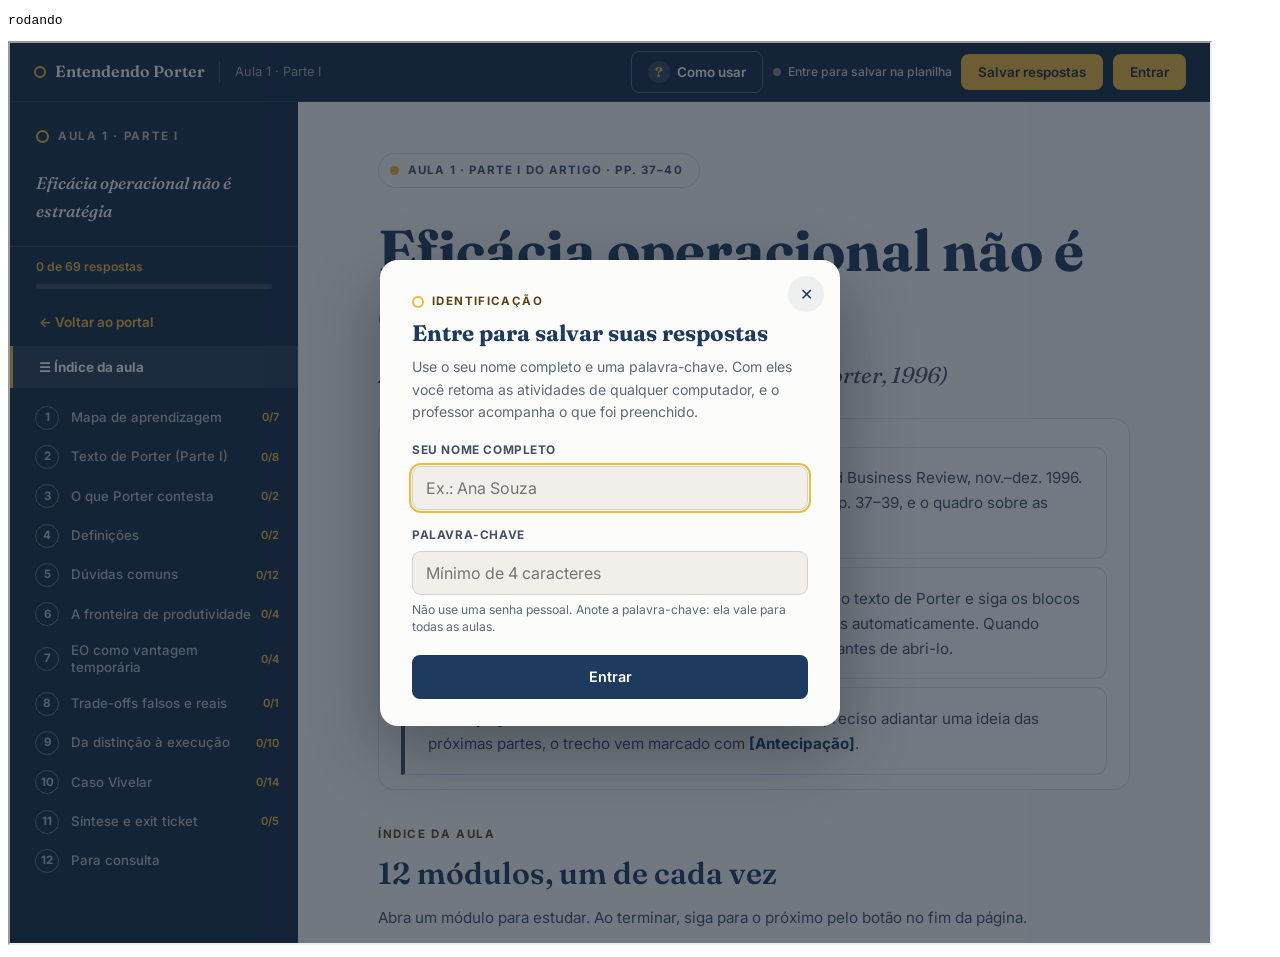
<file: ferramentas/testes/teste_ponta_a_ponta.html>
<!DOCTYPE html>
<html><head><meta charset="utf-8"><title>teste</title></head>
<body>
<pre id="log">rodando</pre>
<iframe id="fr" style="width:1200px;height:900px"></iframe>
<script>
const log = [];
const ok = (c, m) => { log.push((c ? 'PASS ' : 'FAIL ') + m); document.getElementById('log').textContent = log.join('\n') + '\n(em andamento)'; };
const sleep = ms => new Promise(r => setTimeout(r, ms));
const fr = document.getElementById('fr');
const carregar = url => new Promise(r => { fr.onload = () => r(fr.contentWindow); fr.src = url; });
const estado = async () => (await fetch('/__estado')).json();
const P1 = '/partes/parte-1.html';
const XSS = '<img src=x onerror="window.__xss=1">';
const q = (w, s) => w.document.querySelector(s);
const campo = (w, k) => q(w, '[data-campo="' + k + '"]');
const digitar = (w, el, v) => { el.value = v; el.dispatchEvent(new w.Event('input', { bubbles: true })); };
const marcar = (w, k, v) => { const r = q(w, 'input[data-campo="' + k + '"][value="' + v + '"]'); r.checked = true; r.dispatchEvent(new w.Event('change', { bubbles: true })); r.dispatchEvent(new w.Event('click', { bubbles: true })); };
const r1 = x => Math.round(x * 10) / 10, r2 = x => Math.round(x * 100) / 100;

(async () => {
  try {
    localStorage.clear();
    // o outro portal (Vieses e Decisão) fica no mesmo domínio: a sessão dele não pode vazar para cá
    localStorage.setItem('vd_sessao_v1', JSON.stringify({ id: 'outro', nome: 'Outro Portal', modo: 'planilha', chave: 'x' }));
    localStorage.setItem('vd_dados_v1::outro', JSON.stringify({ aula1: { data: { equipe: 'x' } } }));
    let w = await carregar(P1);
    await sleep(1500);
    ok(!w.VD.sessao(), 'a sessão do portal Vieses e Decisão não é reaproveitada (prefixo próprio no navegador)');
    ok(!q(w, '.vd-modal').hidden, 'sem sessão, o modal de login abre');
    ok(w.document.querySelectorAll('.par').length === 22 && w.document.querySelectorAll('.ativ-pausa').length === 5, 'tradução com 22 parágrafos e 5 pausas para responder');

    /* ---- módulos: índice, um módulo por vez, navegação ---- */
    const visiveis = () => Array.from(w.document.querySelectorAll('.modulo')).filter(m => !m.hidden).map(m => m.id);
    ok(w.document.querySelectorAll('.mod-card').length === 12 && !q(w, '#indice').hidden && visiveis().length === 0, 'página abre no índice, com 12 módulos e nenhum aberto');
    w.location.hash = '#m-mapa-de-aprendizagem';
    await sleep(300);
    ok(visiveis().join() === 'm-mapa-de-aprendizagem' && q(w, '#indice').hidden, 'abrir um módulo mostra só ele e esconde o índice');
    q(w, '#m-mapa-de-aprendizagem .mn-prox').click();
    await sleep(300);
    ok(visiveis().join() === 'm-texto-de-porter' && q(w, '.nav-mod.ativo').dataset.mod === 'm-texto-de-porter', 'botão "Próximo" abre o módulo seguinte e marca o sumário');
    w.location.hash = '#simulador';
    await sleep(300);
    ok(visiveis().length === 1 && q(w, '#simulador').closest('.modulo') && !q(w, '#simulador').closest('.modulo').hidden, 'link para um ponto interno abre o módulo certo');
    w.location.hash = '#indice';
    await sleep(300);
    ok(!q(w, '#indice').hidden && visiveis().length === 0, 'voltar ao índice');

    /* ---- modelo da Vivelar: números do material (7.6 a 7.8) ---- */
    const S = w.VIVELAR.simular({}), K = S.k;
    const tab = { 6: [6.4, 3.8, 1.5], 12: [12.5, 11.2, 6.8], 18: [17.7, 17.6, 13.4], 24: [22.6, 23.7, 20.9], 30: [27.3, 29.8, 28.8], 36: [32.0, 35.9, 36.8] };
    let difs = [];
    Object.keys(tab).forEach(m => ['Z', 'A', 'B'].forEach((c, i) => { if (r1(S.acum[c][m - 1]) !== tab[m][i]) difs.push(c + m + '=' + r1(S.acum[c][m - 1])); }));
    ok(!difs.length, 'simulador reproduz o EBITDA acumulado da tabela 7.6 ' + (difs.join(' ') || '(18 valores)'));
    ok(r2(K.Z.m36) === 0.78 && r2(K.A.m36) === 1.02 && r2(K.B.m36) === 1.33, 'EBITDA mensal no mês 36: 0,78 / 1,02 / 1,33');
    ok(r1(K.Z.sh18 * 100) === 7.5 && r1(K.A.sh18 * 100) === 8.0 && r1(K.B.sh18 * 100) === 8.8 && r1(K.Z.sh36 * 100) === 7.3 && r1(K.B.sh36 * 100) === 9.6, 'participação de mercado nos meses 18 e 36');
    ok([K.Z.vp36, K.A.vp36, K.B.vp36].map(r1).join() === '26.4,29,28.6' && [K.Z.vp48, K.A.vp48, K.B.vp48].map(r1).join() === '32.1,36.4,38.4', 'valor presente em 36 e 48 meses: ' + [K.Z.vp36, K.A.vp36, K.B.vp36, K.Z.vp48, K.A.vp48, K.B.vp48].map(r1).join(' / '));
    ok(S.cruz.AZ === 19 && S.cruz.BZ === 28 && S.cruz.BA === 34, 'cruzamentos nos meses 19, 28 e 34');
    const Si = w.VIVELAR.simular({ imitacao: 19 }), Sl = w.VIVELAR.simular({ fimRampa: 36 });
    ok(r1(Si.k.B.ac36) === 31.8 && r2(Si.k.B.m36) === 0.93 && Si.cruz.BA === null, 'sensibilidade "B com imitação": 31,8 · 0,93 · nunca supera A');
    ok(r1(Sl.k.B.ac36) === 33.2 && r2(Sl.k.B.m36) === 1.33 && Sl.cruz.BA === 45, 'sensibilidade "B com rampa lenta": 33,2 · 1,33 · mês 45');

    /* ---- rascunho anônimo, cadastro ---- */
    digitar(w, campo(w, 'prep_iniciativa'), 'Implantação de CRM');
    await sleep(1500);
    ok(q(w, '.vd-status').textContent.includes('navegador'), 'rascunho anônimo salvo no navegador');
    let r = await w.VD.entrar({ nome: 'Teste  Porter', chave: 'abcd' });
    ok(r.naoEncontrado, 'nome novo pede confirmação de cadastro');
    r = await w.VD.entrar({ nome: 'Teste Porter', chave: 'abcd', turma: 'T1', criar: true });
    ok(r.ok && r.criado, 'cadastro criado');
    await sleep(12000);
    let est = await estado();
    ok(JSON.stringify(est.dados).includes('Implantação de CRM'), 'rascunho anônimo adotado e enviado à planilha');

    /* ---- preencher as atividades ---- */
    // mapa de aprendizagem
    marcar(w, 'mapa_1', 'domino');
    marcar(w, 'mapa_2', 'parcial');
    q(w, '.mapa-item .b-mapa-nota').click();
    ok(!q(w, '.mapa-item .mapa-nota').hidden, 'mapa: botão Anotar abre a anotação do objetivo');
    digitar(w, campo(w, 'mapa_1_nota'), 'Rever a diferença com exemplos');
    await sleep(400);
    ok(q(w, '.mr-leg').textContent.includes('Domino 1') && q(w, '.mr-leg').textContent.includes('Domino parcialmente 1') && q(w, '.mr-leg').textContent.includes('Sem marcação 5'), 'mapa resume os níveis marcados');
    marcar(w, 'prep_efeito', 'melhor');
    marcar(w, 'b1_checagem_tipo', 'EO');
    digitar(w, campo(w, 'b1_checagem'), 'Faz melhor a mesma atividade');
    digitar(w, campo(w, 't_q2'), 'EO é fazer melhor; posição é fazer diferente');
    digitar(w, campo(w, 'b2_duvida1'), 'Não se sobrepõem');
    // destacar e anotar
    q(w, '#p3 .b-dest').click();
    q(w, '#p8 .b-nota').click();
    ok(!q(w, '#p8 .par-nota').hidden, 'botão Anotar abre a anotação do parágrafo');
    digitar(w, q(w, '#p8 textarea[data-nota]'), 'Definição central do artigo');
    // fronteira
    const fc = q(w, '.fr-cartao[data-i="0"]');
    digitar(w, fc.querySelector('.fr-nome'), 'Azul ' + XSS);
    digitar(w, fc.querySelector('.fr-custo'), '80');
    digitar(w, fc.querySelector('.fr-valor'), '60');
    digitar(w, fc.querySelector('.fr-just'), 'Malha regional');
    ok(fc.querySelector('.fr-status').textContent.includes('fronteira'), 'fronteira mostra o diagnóstico da empresa');
    // portfólio
    const pl = q(w, '.pf-linha[data-i="0"]');
    digitar(w, pl.querySelector('.pf-nome'), 'Novo ERP ' + XSS);
    pl.querySelector('.pf-cat').value = 'paridade'; pl.querySelector('.pf-cat').dispatchEvent(new w.Event('change', { bubbles: true }));
    await sleep(100);
    ok(q(w, '.pf-leg').textContent.includes('EO de paridade 1 (100%)'), 'portfólio mostra a proporção por categoria');
    // troca de logo
    const ll = q(w, '.lg-linha[data-i="1"]');
    digitar(w, ll.querySelector('.lg-obj'), 'Ser referência no varejo independente');
    const nao = ll.querySelector('input[value="nao"]'); nao.checked = true; nao.dispatchEvent(new w.Event('change', { bubbles: true }));
    ok(q(w, '.lg-veredito').textContent.includes('Nenhum sobrevive'), 'teste da troca de logo dá o veredito');
    // simulador
    const ctl = q(w, '.sim-ctl[data-k="perda"] input');
    digitar(w, ctl, '25');
    await sleep(100);
    ok(q(w, '.sim-ctl[data-k="perda"]').classList.contains('mudou') && q(w, '.sim-tab').textContent.includes('material:'), 'simulador recalcula e marca a premissa alterada');
    q(w, '.sim-reg-btn').click();
    await sleep(100);
    digitar(w, q(w, '.sim-exp-txt'), 'Com perda maior, B demora mais ' + XSS);
    q(w, '.sim-preset[data-i="1"]').click();
    ok(q(w, '.sim-cruz').textContent.includes('B supera A: nunca'), 'cenário pronto "B com imitação" na tela');
    // exit ticket: trazer da preparação e comparar
    q(w, '[data-trazer]').click();
    ok(campo(w, 'exit_iniciativa').value === 'Implantação de CRM', 'exit ticket traz a iniciativa da preparação');
    marcar(w, 'exit_classe', 'c');
    await sleep(400);
    ok(q(w, '.exit-compara').textContent.includes('não combinam'), 'exit ticket compara com a preparação');
    ok(!w.__xss && !w.document.querySelector('img[src="x"]'), 'texto do estudante é escapado (nenhum HTML injetado)');
    await sleep(14000);
    est = await estado();
    const reg = est.dados['teste porter|aula1'];
    const res = reg ? JSON.stringify(reg.resumo) : '';
    ok(reg && reg.json.includes('Definição central'), 'respostas da Aula 1 salvas na planilha');
    ok(res.includes('Faz melhor a mesma atividade') && res.includes('Eficácia operacional') && res.includes('Bloco 1'), 'resumo legível com seção, pergunta e resposta');
    ok(res.includes('§8') && res.includes('[destacado]'), 'resumo inclui anotações e destaques nos parágrafos');
    ok(res.includes('Empresa 1') && res.includes('Iniciativa 1') && res.includes('Experimento 1') && res.includes('Perda de volume nas redes em B: 25'), 'resumo inclui fronteira, portfólio e experimentos do simulador');
    ok(res.includes('Mapa de aprendizagem') && res.includes('Objetivo 1: Distinguir') && res.includes('Domino parcialmente') && res.includes('Rever a diferença'), 'resumo inclui o mapa de aprendizagem com níveis e anotação');
    ok(q(w, '.vd-status').textContent.includes('Salvo na planilha'), 'indicador mostra "Salvo na planilha" (' + q(w, '.vd-status').textContent + ')');
    const cardMapa = q(w, '.mod-card[data-mod="m-mapa-de-aprendizagem"] .mc-prog').textContent;
    ok(q(w, '.sp-txt').textContent.match(/^\d+ de \d+ respostas$/) && q(w, '.ig-num').textContent !== '0' && cardMapa === '2/7 respostas', 'progresso no sumário, no índice e por módulo (mapa: ' + cardMapa + ')');
    ok(q(w, '.btn-continuar').textContent.startsWith('Continuar: módulo'), 'índice oferece "Continuar" no próximo módulo pendente: ' + q(w, '.btn-continuar').textContent);

    /* ---- caixa que cresce, botão Salvar ---- */
    const ta = campo(w, 'b6_executar');
    w.PARTE.abrir(ta.closest('.modulo').id);
    await sleep(200);
    const h0 = ta.offsetHeight;
    digitar(w, ta, 'linha\n'.repeat(15) + 'fim');
    await sleep(100);
    ok(ta.offsetHeight > h0 + 100, 'caixa de texto cresce com o conteúdo (' + h0 + 'px → ' + ta.offsetHeight + 'px)');
    q(w, '.barra-acoes [data-vd-salvar]').click();
    await sleep(3000);
    est = await estado();
    ok(est.dados['teste porter|aula1'].json.includes('linha\\nlinha'), 'botão "Salvar respostas" grava na planilha na hora');
    ok(q(w, '.vd-toast').textContent.includes('salvas na planilha'), 'confirmação após salvar: "' + q(w, '.vd-toast').textContent + '"');

    r = await w.VD.entrar({ nome: 'teste porter', chave: 'errada' });
    ok(r.chaveIncorreta, 'palavra-chave errada é recusada');

    /* ---- outro computador ---- */
    localStorage.clear();
    w = await carregar(P1);
    await sleep(800);
    r = await w.VD.entrar({ nome: 'TESTE PORTER', chave: 'ABCD' });
    await sleep(1200);
    ok(r.ok && campo(w, 'prep_iniciativa').value === 'Implantação de CRM' && q(w, 'input[data-campo="b1_checagem_tipo"][value="EO"]').checked, 'em outro computador, as respostas voltam da planilha');
    ok(q(w, 'input[data-campo="mapa_2"][value="parcial"]').checked && !q(w, '.mapa-item .mapa-nota').hidden, 'mapa de aprendizagem volta, com a anotação visível');
    ok(q(w, '#p3').classList.contains('destacado') && q(w, '#p8 textarea[data-nota]').value === 'Definição central do artigo' && !q(w, '#p8 .par-nota').hidden, 'destaques e anotações voltam');
    ok(q(w, '.fr-cartao[data-i="0"] .fr-nome').value.startsWith('Azul') && q(w, '.pf-linha .pf-cat').value === 'paridade', 'fronteira e portfólio voltam');
    ok(q(w, '.sim-exp-txt') && q(w, '.sim-exp-txt').value.startsWith('Com perda maior') && q(w, '.sim-ctl[data-k="imitacao"] select').value === '19', 'simulador volta com o experimento e as premissas');
    ok(!w.__xss && !w.document.querySelector('img[src="x"]'), 'dados recarregados continuam escapados');

    /* ---- conflito (mesma aula aberta em dois lugares) ---- */
    await fetch('/__mexer');
    digitar(w, campo(w, 'b5_fixacao'), 'Estava abaixo da fronteira');
    await sleep(14000);
    const corpo = q(w, '.vd-modal-corpo');
    ok(!q(w, '.vd-modal').hidden && corpo.textContent.includes('versão mais nova'), 'conflito entre duas versões é detectado');
    corpo.querySelector('[data-a=carregar]').click();
    await sleep(500);
    ok(campo(w, 'b1_checagem').value === 'ALTERADO POR OUTRO', 'opção "carregar a versão da planilha" funciona');

    /* ---- Aula 2 (Parte II): atividade separada, mesma sessão ---- */
    await sleep(14000);
    est = await estado();
    const aula1Antes = est.dados['teste porter|aula1'].json;
    w = await carregar('/partes/parte-2.html');
    await sleep(1500);
    ok(w.document.querySelectorAll('.par').length === 31 && w.document.querySelectorAll('.ativ-pausa').length === 7 && w.document.querySelectorAll('.modulo').length === 12, 'Aula 2: tradução com 31 parágrafos, 7 pausas e 12 módulos');
    ok(w.VD.sessao() && w.VD.sessao().nome === 'Teste Porter' && !campo(w, 'prep_frase').value, 'Aula 2 usa a mesma sessão e começa vazia (atividade própria)');
    digitar(w, campo(w, 'prep_frase'), 'Somos a escolha de quem quer custo baixo ' + XSS);
    await sleep(400);
    ok(q(w, '.espelho').textContent.includes('Somos a escolha') && !w.__xss && !w.document.querySelector('img[src="x"]'), 'espelho mostra a frase do início, escapada');
    marcar(w, 'abertura_tipo', 'clientes');
    marcar(w, 'mapa_1', 'parcial');
    marcar(w, 'b3_cls_jiffy', 'variedade');
    digitar(w, campo(w, 'b3_cls_jiffy_ativ'), 'Só troca de óleo');
    const cl = w.document.querySelectorAll('.cd-linha');
    digitar(w, cl[0].querySelector('.cd-conc'), 'Agência com gerente');
    digitar(w, cl[0].querySelector('.cd-nos'), 'Tudo pelo aplicativo ' + XSS);
    cl[0].querySelector('.cd-aval').value = 'diferente'; cl[0].querySelector('.cd-aval').dispatchEvent(new w.Event('change', { bubbles: true }));
    cl[1].querySelector('.cd-aval').value = 'melhor'; cl[1].querySelector('.cd-aval').dispatchEvent(new w.Event('change', { bubbles: true }));
    cl[2].querySelector('.cd-aval').value = 'diferente'; cl[2].querySelector('.cd-aval').dispatchEvent(new w.Event('change', { bubbles: true }));
    await sleep(100);
    ok(q(w, '.cd-resumo').textContent.startsWith('2 de 3'), 'cadeia comparada resume as atividades diferentes: ' + q(w, '.cd-resumo').textContent);
    const rl = q(w, '.rt-linha');
    digitar(w, rl.querySelector('.rt-cli'), 'Ser a marca do varejo independente');
    digitar(w, rl.querySelector('.rt-proc'), 'Reposição semanal em lote pequeno');
    const rn = rl.querySelector('input[value="nao"]'); rn.checked = true; rn.dispatchEvent(new w.Event('change', { bubbles: true }));
    ok(q(w, '.rt-diag').textContent.startsWith('1 de 1'), 'matriz de rastreabilidade dá o diagnóstico: ' + q(w, '.rt-diag').textContent);
    q(w, '[data-trazer]').click();
    ok(campo(w, 'exit_frase').value.startsWith('Somos a escolha'), 'exit ticket da Aula 2 traz a frase do início');
    ok(!w.__xss && !w.document.querySelector('img[src="x"]'), 'Aula 2: nenhum HTML injetado');
    await sleep(14000);
    est = await estado();
    const reg2 = est.dados['teste porter|aula2'];
    const res2 = reg2 ? JSON.stringify(reg2.resumo) : '';
    ok(reg2 && res2.includes('Cadeia comparada') && res2.includes('Matriz de rastreabilidade') && res2.includes('Jiffy Lube: origem principal') && res2.includes('Variedade') && res2.includes('Mapa de aprendizagem'), 'Aula 2 salva na planilha com resumo legível (cadeia, matriz, classificação, mapa)');
    ok(est.dados['teste porter|aula1'] && est.dados['teste porter|aula1'].json === aula1Antes, 'os dados da Aula 1 continuam intactos depois de usar a Aula 2');
    localStorage.clear();
    w = await carregar('/partes/parte-2.html');
    await sleep(800);
    r = await w.VD.entrar({ nome: 'Teste Porter', chave: 'abcd' });
    await sleep(1200);
    ok(r.ok && q(w, '.cd-linha .cd-nos').value.startsWith('Tudo pelo aplicativo') && q(w, '.rt-linha .rt-cli').value.startsWith('Ser a marca') && q(w, 'input[data-campo="b3_cls_jiffy"][value="variedade"]').checked, 'em outro computador, a Aula 2 volta da planilha (widgets e escolhas)');
    ok(!w.__xss && !w.document.querySelector('img[src="x"]'), 'Aula 2 recarregada continua escapada');

    /* ---- Aula 3 (Parte III): atividade separada, sem widgets, espelhos da lista do "não" ---- */
    await sleep(3000);
    est = await estado();
    const aula1Antes3 = est.dados['teste porter|aula1'].json, aula2Antes3 = est.dados['teste porter|aula2'].json;
    w = await carregar('/partes/parte-3.html');
    await sleep(1500);
    ok(w.document.querySelectorAll('.par').length === 18 && w.document.querySelectorAll('.ativ-pausa').length === 6 && w.document.querySelectorAll('.modulo').length === 12, 'Aula 3: tradução com 18 parágrafos, 6 pausas e 12 módulos');
    ok(w.VD.sessao() && w.VD.sessao().nome === 'Teste Porter' && !campo(w, 'prep_nao1').value, 'Aula 3 usa a mesma sessão e começa vazia (atividade própria)');
    ok(w.document.querySelectorAll('[data-widget]').length === 0 && w.document.querySelectorAll('.mapa-item').length === 8, 'Aula 3: sem widgets e com 8 objetivos no mapa');
    digitar(w, campo(w, 'prep_nao1'), 'Não fazemos promoção de preço ' + XSS);
    digitar(w, campo(w, 'prep_perde1'), 'Volume em datas promocionais');
    digitar(w, campo(w, 'b1_palpite'), 'Porque a Continental não abandonou o serviço completo');
    await sleep(400);
    const esp3 = w.document.querySelectorAll('[data-espelho="prep_nao1"]');
    ok(esp3.length === 2 && Array.from(esp3).every(e => e.textContent.includes('Não fazemos promoção')) && q(w, '[data-espelho="b1_palpite"]').textContent.includes('Continental'), 'espelhos trazem a renúncia (abertura e Bloco 3) e o palpite do Bloco 1');
    ok(!w.__xss && !w.document.querySelector('img[src="x"]'), 'Aula 3: espelhos escapam o texto do estudante');
    marcar(w, 'mapa_1', 'domino');
    marcar(w, 'b3_cls_1', 'imagem');
    digitar(w, campo(w, 'b3_cls_1_just'), 'O líder vive de promoção nas redes');
    marcar(w, 'b7_f1', 'recusar');
    digitar(w, campo(w, 'b7_f1_porque'), 'Imagem: quebra a promessa ao independente');
    marcar(w, 'exit_custo', 'sim');
    const d1 = q(w, '#m-bloco-6-duvidas-comuns details.revelar');
    ok(d1 && !d1.open && d1.previousElementSibling && d1.previousElementSibling.querySelector('[data-campo="b6_duvida1"]'), 'dúvidas da Aula 3 recolhidas, com a caixa de resposta antes');
    const f3 = q(w, '[data-campo="b7_f4_porque"]').closest('.ativ');
    ok(f3.nextElementSibling && f3.nextElementSibling.matches('details.revelar') && !f3.nextElementSibling.open, 'filtro de straddling vem antes das pistas recolhidas');
    q(w, '[data-trazer="prep_nao1:exit_renuncia"]').click();
    ok(campo(w, 'exit_renuncia').value.startsWith('Não fazemos promoção'), 'exit ticket da Aula 3 traz a renúncia escolhida');
    await sleep(400);
    ok(q(w, '.mod-card[data-mod="m-mapa-de-aprendizagem"] .mc-prog').textContent === '1/8 respostas', 'Aula 3: progresso por módulo (mapa: ' + q(w, '.mod-card[data-mod="m-mapa-de-aprendizagem"] .mc-prog').textContent + ')');
    await sleep(14000);
    est = await estado();
    const reg3 = est.dados['teste porter|aula3'];
    const res3 = reg3 ? JSON.stringify(reg3.resumo) : '';
    ok(reg3 && res3.includes('Renúncia 1: o que a empresa decidiu não fazer') && res3.includes('Imagem ou reputação') && res3.includes('Situação 1') && res3.includes('Recusar') && res3.includes('Mapa de aprendizagem') && res3.includes('Bloco 3'), 'Aula 3 salva na planilha com resumo legível (lista do "não", classificação, filtro, mapa)');
    ok(est.dados['teste porter|aula1'].json === aula1Antes3 && est.dados['teste porter|aula2'].json === aula2Antes3, 'os dados das Aulas 1 e 2 continuam intactos depois de usar a Aula 3');
    localStorage.clear();
    w = await carregar('/partes/parte-3.html');
    await sleep(800);
    r = await w.VD.entrar({ nome: 'Teste Porter', chave: 'abcd' });
    await sleep(1200);
    ok(r.ok && campo(w, 'prep_nao1').value.startsWith('Não fazemos') && q(w, 'input[data-campo="b3_cls_1"][value="imagem"]').checked && q(w, 'input[data-campo="b7_f1"][value="recusar"]').checked && campo(w, 'exit_renuncia').value.startsWith('Não fazemos'), 'em outro computador, a Aula 3 volta da planilha');
    ok(q(w, '[data-espelho="prep_nao1"]').textContent.includes('Não fazemos') && !w.__xss && !w.document.querySelector('img[src="x"]'), 'Aula 3 recarregada: espelhos preenchidos e escapados');

    /* ---- Aula 4 (Parte IV): mapas de sistemas de atividades e o mapa do estudante ---- */
    await sleep(3000);
    est = await estado();
    const aula1Antes4 = est.dados['teste porter|aula1'].json, aula2Antes4 = est.dados['teste porter|aula2'].json, aula3Antes4 = est.dados['teste porter|aula3'].json;
    w = await carregar('/partes/parte-4.html');
    await sleep(1500);
    ok(w.document.querySelectorAll('.par').length === 28 && w.document.querySelectorAll('.ativ-pausa').length === 7 && w.document.querySelectorAll('.modulo').length === 12, 'Aula 4: tradução com 28 parágrafos, 7 pausas e 12 módulos');
    ok(w.VD.sessao() && w.VD.sessao().nome === 'Teste Porter' && !campo(w, 'prep_lista').value, 'Aula 4 usa a mesma sessão e começa vazia (atividade própria)');
    ok(w.document.querySelectorAll('.mapa-item').length === 7 && w.document.querySelectorAll('[data-widget]').length === 1, 'Aula 4: 7 objetivos no mapa de aprendizagem e 1 widget');
    ok(q(w, '#p28').dataset.rotulo === 'Q4' && q(w, '#p15').dataset.rotulo === '§14' && q(w, '#p14').dataset.rotulo === 'Q1', 'Aula 4: quadros no meio do texto não mudam a numeração dos parágrafos');
    const mIkea = q(w, '#mapa-ikea .msa'), mSw = q(w, '#mapa-southwest .msa');
    ok(mIkea.querySelectorAll('.msa-no').length === 20 && mIkea.querySelectorAll('.msa-l').length === 32 && q(w, '#mapa-vanguard .msa').querySelectorAll('.msa-no').length === 25 && q(w, '#mapa-vanguard .msa').querySelectorAll('.msa-l').length === 42 && mSw.querySelectorAll('.msa-no').length === 18 && mSw.querySelectorAll('.msa-l').length === 31, 'mapas de Ikea, Vanguard e Southwest com todos os nós e ligações do original');
    const noRot = mSw.querySelector('.msa-no[data-no="T1"]');
    noRot.dispatchEvent(new w.MouseEvent('click', { bubbles: true }));
    ok(mSw.querySelector('.msa-svg').classList.contains('foco') && mSw.querySelectorAll('.msa-l.on').length === 4 && mSw.querySelector('.msa-painel').textContent.includes('4 ligações') && mSw.querySelector('.msa-painel').textContent.includes('Frota padronizada'), 'clicar em um nó destaca as ligações e lista os vizinhos');
    noRot.dispatchEvent(new w.MouseEvent('click', { bubbles: true }));
    ok(!mSw.querySelector('.msa-svg').classList.contains('foco'), 'clicar de novo no nó limpa o destaque');
    mSw.querySelector('.msa-cat[data-cat="ren"]').click();
    ok(mSw.querySelectorAll('.msa-no.on').length === 5 && mSw.querySelector('.msa-cat[data-cat="ren"]').getAttribute('aria-pressed') === 'true', 'botão de categoria destaca as renúncias da Southwest');
    const abas = w.document.querySelectorAll('.msa-abas .msa-aba'), figs = w.document.querySelectorAll('.msa-abas .msa');
    abas[0].click();
    ok(!figs[0].hidden && figs[2].hidden && abas[0].getAttribute('aria-selected') === 'true', 'abas alternam os três mapas no Bloco 4');
    mIkea.querySelector('.msa-ampliar').click();
    ok(mIkea.classList.contains('msa-cheia') && w.getComputedStyle(mIkea).position === 'fixed', 'o botão "Ampliar o mapa" abre o mapa em tela cheia');
    w.document.dispatchEvent(new w.KeyboardEvent('keydown', { key: 'Escape', bubbles: true }));
    ok(!mIkea.classList.contains('msa-cheia') && !w.document.documentElement.classList.contains('msa-sem-rolagem'), 'Esc fecha a tela cheia e devolve a rolagem da página');
    const mViv = q(w, '.msa[data-mapa="vivelar"]');
    mViv.querySelector('.msa-no[data-no="A1"]').dispatchEvent(new w.MouseEvent('click', { bubbles: true }));
    ok(mViv.querySelector('.msa-painel').textContent.includes('sem deslocamento dedicado ao treinamento'), 'mapa da Vivelar mostra a frase de cada ligação');
    const stm = q(w, '[data-widget="sistema"]');
    function preencherSis(el, v) { el.value = v; el.dispatchEvent(new w.Event('input', { bubbles: true })); el.dispatchEvent(new w.Event('change', { bubbles: true })); }
    digitar(w, campo(w, 'prep_lista'), 'Visita semanal\nNão faz promoção ' + XSS + '\nPedido mínimo baixo\nTreino no balcão\nEntrega consolidada\nRelatório de giro');
    stm.querySelector('.sa-trazer').click();
    await sleep(500);
    const lAtiv = () => stm.querySelectorAll('.sa-ativ-l .sa-linha');
    ok(lAtiv().length === 6 && lAtiv()[1].querySelector('.sa-nome').value.startsWith('Não faz promoção') && lAtiv()[1].querySelector('.sa-r').checked && !w.__xss, 'o construtor traz a lista do início da aula e já marca a renúncia');
    const lTema = stm.querySelectorAll('.sa-temas-l .sa-nome');
    preencherSis(lTema[0], 'Reposição frequente ' + XSS);
    preencherSis(lTema[1], 'Preço estável');
    preencherSis(lTema[2], 'Recomendação no balcão');
    await sleep(100);
    lAtiv().forEach(function (l, i) { const c = l.querySelector('.sa-t[value="T1"]'); if (c && i < 3) { c.checked = true; c.dispatchEvent(new w.Event('change', { bubbles: true })); } });
    const cT2 = lAtiv()[0].querySelector('.sa-t[value="T2"]'); cT2.checked = true; cT2.dispatchEvent(new w.Event('change', { bubbles: true }));
    const gz = lAtiv()[3].querySelector('.sa-ge'); gz.value = 'G'; gz.dispatchEvent(new w.Event('change', { bubbles: true }));
    const liga = stm.querySelectorAll('.sa-lig-l .sa-linha');
    function ligar(l, de, para, tipo, frase) { const s1 = l.querySelector('.sa-de'), s2 = l.querySelector('.sa-para'), s3 = l.querySelector('.sa-tp'), s4 = l.querySelector('.sa-fr'); preencherSis(s1, de); preencherSis(s2, para); preencherSis(s3, tipo); preencherSis(s4, frase); }
    ligar(liga[0], 'A1', 'A2', 'R', 'A visita torna crível ' + XSS);
    ligar(liga[1], 'A3', 'A1', 'O', 'O pedido sai na visita');
    stm.querySelector('.sa-add-lig').click();
    ligar(stm.querySelectorAll('.sa-lig-l .sa-linha')[2], 'T1', 'T2', 'C', 'Reposição sustenta o preço');
    await sleep(600);
    const fm = stm.querySelector('.sa-mapa .msa');
    ok(fm && fm.querySelectorAll('.msa-tema').length === 3 && fm.querySelectorAll('.msa-ativ').length === 6 && fm.querySelectorAll('.msa-l-tipada').length === 3 && fm.querySelector('.msa-no[data-no="A1"]').classList.contains('msa-c-nuc') && fm.querySelector('.msa-no[data-no="A4"]').classList.contains('msa-c-gen') && !w.__xss && !w.document.querySelector('img[src="x"]'), 'o construtor desenha o mapa do estudante (temas, atividades, ligações tipadas), com o texto escapado');
    const bx = {}; let sobrepostos = 0;
    const rects = Array.from(fm.querySelectorAll('.msa-no rect')).map(r => ({ x: +r.getAttribute('x'), y: +r.getAttribute('y'), w: +r.getAttribute('width'), h: +r.getAttribute('height') }));
    rects.forEach((a, i) => rects.slice(i + 1).forEach(b => { if (a.x < b.x + b.w && b.x < a.x + a.w && a.y < b.y + b.h && b.y < a.y + a.h) sobrepostos++; }));
    ok(sobrepostos === 0, 'no desenho automático, nenhum nó fica sobre outro (' + sobrepostos + ')');
    const diagT = stm.querySelector('.sa-diag').textContent;
    ok(diagT.includes('A1: ligadas a dois ou mais temas') && diagT.includes('A5, A6') && diagT.includes('Genéricas isoladas') && diagT.includes('T2, T3') && diagT.includes('3 ligações, todas com frase e tipo'), 'o diagnóstico aponta núcleo, órfãs, genéricas, temas fracos e ligações: ' + diagT.slice(0, 70));
    ok(w.PARTE.instancias.sistema.respondido(w.PARTE.instancias.sistema.coletar()), 'o mapa conta como respondido com 3 temas, 6 atividades e 3 ligações com frase');
    marcar(w, 'mapa_1', 'parcial');
    marcar(w, 'b2_c1', '1');
    digitar(w, campo(w, 'exit_ligacao'), 'A1 → A2');
    marcar(w, 'exit_tipo', 'R');
    const d4 = q(w, '#m-bloco-6-duvidas-comuns details.revelar');
    ok(d4 && !d4.open && d4.previousElementSibling && d4.previousElementSibling.querySelector('[data-campo="b6_duvida1"]'), 'dúvidas da Aula 4 recolhidas, com a caixa de resposta antes');
    await sleep(14000);
    est = await estado();
    const reg4 = est.dados['teste porter|aula4'];
    const res4 = reg4 ? JSON.stringify(reg4.resumo) : '';
    ok(reg4 && res4.includes('Mapa da sua empresa') && res4.includes('Tema T1') && res4.includes('Atividade A1: Visita semanal') && res4.includes('R: reforço') && res4.includes('Bloco 2') && res4.includes('Mapa de aprendizagem'), 'Aula 4 salva na planilha com resumo legível (temas, atividades, ligações, classificação, mapa)');
    ok(est.dados['teste porter|aula1'].json === aula1Antes4 && est.dados['teste porter|aula2'].json === aula2Antes4 && est.dados['teste porter|aula3'].json === aula3Antes4, 'os dados das Aulas 1, 2 e 3 continuam intactos depois de usar a Aula 4');
    localStorage.clear();
    w = await carregar('/partes/parte-4.html');
    await sleep(800);
    r = await w.VD.entrar({ nome: 'Teste Porter', chave: 'abcd' });
    await sleep(1500);
    const st2 = q(w, '[data-widget="sistema"]');
    ok(r.ok && st2.querySelectorAll('.sa-ativ-l .sa-linha').length === 6 && st2.querySelector('.sa-temas-l .sa-nome').value.startsWith('Reposição') && st2.querySelector('.sa-t[value="T2"]').checked && st2.querySelector('.sa-lig-l .sa-fr').value.startsWith('A visita') && q(w, 'input[data-campo="b2_c1"][value="1"]').checked, 'em outro computador, a Aula 4 volta da planilha (mapa do estudante e escolhas)');
    ok(st2.querySelector('.sa-mapa .msa-svg') && st2.querySelectorAll('.sa-mapa .msa-tema').length === 3 && !w.__xss && !w.document.querySelector('img[src="x"]'), 'Aula 4 recarregada: mapa redesenhado e escapado');

    /* ---- Aula 5 (Parte V): quadros no meio do texto, Neutrogena antes e depois, espelhos, sem widgets ---- */
    await sleep(3000);
    est = await estado();
    const antes5 = ['aula1', 'aula2', 'aula3', 'aula4'].map(a => est.dados['teste porter|' + a].json);
    w = await carregar('/partes/parte-5.html');
    await sleep(1500);
    ok(w.document.querySelectorAll('.par').length === 33 && w.document.querySelectorAll('.ativ-pausa').length === 8 && w.document.querySelectorAll('.modulo').length === 14, 'Aula 5: tradução com 33 parágrafos, 8 pausas e 14 módulos');
    ok(w.VD.sessao() && w.VD.sessao().nome === 'Teste Porter' && !campo(w, 'prep_acrescimos').value, 'Aula 5 usa a mesma sessão e começa vazia (atividade própria)');
    ok(w.document.querySelectorAll('.mapa-item').length === 8 && w.document.querySelectorAll('[data-widget]').length === 0, 'Aula 5: 8 objetivos no mapa de aprendizagem e nenhum widget');
    ok(q(w, '#p12').dataset.rotulo === 'Q1' && q(w, '#p17').dataset.rotulo === '§12' && q(w, '#p25').dataset.rotulo === 'Q9' && q(w, '#p33').dataset.rotulo === '§24', 'Aula 5: os dois quadros no meio do texto não mudam a numeração dos parágrafos');
    ok(w.document.querySelectorAll('#quadro-reconectar .q-lista li').length === 5 && !q(w, '#quadro-reconectar .q-lista').previousElementSibling.querySelector('strong'), 'quadro da p. 51: as cinco perguntas em lista, com o parágrafo que as apresenta em texto normal');
    const nAntes = q(w, '.msa[data-mapa="neutrogena"]'), nDepois = q(w, '.msa[data-mapa="neutrogena_depois"]');
    ok(nAntes.querySelectorAll('.msa-no').length === 11 && nAntes.querySelectorAll('.msa-l').length === 12 && nDepois.querySelectorAll('.msa-no').length === 12 && nDepois.querySelectorAll('.msa-l-conflito').length === 4 && nDepois.hidden, 'Neutrogena: mapa antes (11 nós, 12 ligações) e depois (4 conflitos), com o depois recolhido na aba');
    const abasN = nAntes.closest('.msa-abas').querySelectorAll('.msa-aba');
    abasN[1].click();
    ok(!nDepois.hidden && nAntes.hidden && abasN[1].getAttribute('aria-selected') === 'true', 'abas alternam a Neutrogena antes e depois');
    nDepois.querySelector('.msa-no[data-no="N3"]').dispatchEvent(new w.MouseEvent('click', { bubbles: true }));
    const painelN = nDepois.querySelector('.msa-painel').textContent;
    ok(painelN.includes('Varejistas de massa') && painelN.includes('desfazem a renúncia') && nDepois.querySelectorAll('.msa-l.on').length === 3, 'no depois, o tema N3 mostra só as ligações de conflito, com a frase de cada uma');
    ok(w.document.querySelectorAll('.esquema-ciclo svg line').length === 7 && w.document.querySelectorAll('.esquema-ciclo svg rect').length === 7, 'esquema do ciclo da armadilha do crescimento com 7 etapas e 7 setas');
    digitar(w, campo(w, 'prep_acrescimos'), 'Linha infantil · comercial · nenhum tema ' + XSS);
    digitar(w, campo(w, 'b1_top3'), 'Desejo de crescer: meta de receita ' + XSS);
    await sleep(400);
    const esp5 = w.document.querySelectorAll('[data-espelho="prep_acrescimos"]');
    ok(esp5.length === 2 && Array.from(esp5).every(e => e.textContent.includes('Linha infantil')) && q(w, '[data-espelho="b1_top3"]').textContent.includes('meta de receita') && !w.__xss && !w.document.querySelector('img[src="x"]'), 'espelhos trazem a lista de acréscimos (Blocos 3 e 5) e as causas do Bloco 1 (Bloco 9), escapados');
    marcar(w, 'mapa_1', 'domino');
    marcar(w, 'b1_c13', 'sim');
    digitar(w, campo(w, 'b3_a1'), 'Linha infantil');
    marcar(w, 'b3_a1_cls', 'corroi');
    marcar(w, 'b7_ag2', 'estrategica');
    marcar(w, 'b9_p4', 'comprometer');
    digitar(w, campo(w, 'exit_deriva'), 'Parcela do lucro vinda do núcleo');
    const d5 = q(w, '#m-bloco-8-duvidas-comuns details.revelar');
    ok(d5 && !d5.open && d5.previousElementSibling && d5.previousElementSibling.querySelector('[data-campo="b8_duvida1"]') && w.document.querySelectorAll('#m-bloco-8-duvidas-comuns details.revelar').length === 4, 'quatro dúvidas da Aula 5 recolhidas, com a caixa de resposta antes');
    const pv = q(w, '[data-campo="b9_p2_cond"]').closest('.ativ'), pm = q(w, '[data-campo="b2_maytag_conta"]').closest('.ativ');
    ok(pv.nextElementSibling && pv.nextElementSibling.matches('details.revelar') && !pv.nextElementSibling.open && pm.nextElementSibling && pm.nextElementSibling.matches('details.revelar'), 'propostas da Vivelar e conta da Maytag vêm antes das pistas e do comentário recolhidos');
    await sleep(400);
    ok(q(w, '.mod-card[data-mod="m-mapa-de-aprendizagem"] .mc-prog').textContent === '1/8 respostas', 'Aula 5: progresso por módulo (mapa: ' + q(w, '.mod-card[data-mod="m-mapa-de-aprendizagem"] .mc-prog').textContent + ')');
    await sleep(14000);
    est = await estado();
    const reg5 = est.dados['teste porter|aula5'];
    const res5 = reg5 ? JSON.stringify(reg5.resumo) : '';
    ok(reg5 && res5.includes('Bloco 1 · A falha em escolher') && res5.includes('13. O desejo de crescer') && res5.includes('Corrói') && res5.includes('Ampliar comprometendo') && res5.includes('Estratégica') && res5.includes('Mapa de aprendizagem'), 'Aula 5 salva na planilha com resumo legível (causas, acréscimos, agendas, propostas, mapa)');
    ok(['aula1', 'aula2', 'aula3', 'aula4'].every((a, i) => est.dados['teste porter|' + a].json === antes5[i]), 'os dados das Aulas 1 a 4 continuam intactos depois de usar a Aula 5');
    localStorage.clear();
    w = await carregar('/partes/parte-5.html');
    await sleep(800);
    r = await w.VD.entrar({ nome: 'Teste Porter', chave: 'abcd' });
    await sleep(1500);
    ok(r.ok && campo(w, 'prep_acrescimos').value.startsWith('Linha infantil') && q(w, 'input[data-campo="b3_a1_cls"][value="corroi"]').checked && q(w, 'input[data-campo="b9_p4"][value="comprometer"]').checked && campo(w, 'exit_deriva').value.startsWith('Parcela'), 'em outro computador, a Aula 5 volta da planilha');
    ok(q(w, '[data-espelho="prep_acrescimos"]').textContent.includes('Linha infantil') && !w.__xss && !w.document.querySelector('img[src="x"]'), 'Aula 5 recarregada: espelhos preenchidos e escapados');

    /* ---- home ---- */
    w = await carregar('/index.html');
    await sleep(2000);
    const card = w.document.getElementById('sessaoCard').textContent;
    ok(card.includes('Teste Porter') && card.includes('Salva'), 'home mostra o progresso do estudante');
    ok(q(w, '[data-ferramenta="aula1"]').textContent.includes('✓'), 'home marca a Aula 1 como iniciada');
    ok(w.document.querySelectorAll('.etapa:first-child .rec').length === 1 && q(w, '.etapa:first-child .rec').getAttribute('href') === 'partes/parte-1.html', 'home tem um único botão para a Aula 1');
    ok(q(w, '[data-ferramenta="aula2"]').textContent.includes('✓') && q(w, '.etapa:nth-child(2) .rec').getAttribute('href') === 'partes/parte-2.html', 'home libera a Aula 2 e marca como iniciada');
    ok(q(w, '[data-ferramenta="aula3"]').textContent.includes('✓') && q(w, '.etapa:nth-child(3) .rec').getAttribute('href') === 'partes/parte-3.html' , 'home libera a Aula 3 e marca como iniciada');
    ok(q(w, '[data-ferramenta="aula4"]').textContent.includes('✓') && q(w, '.etapa:nth-child(4) .rec').getAttribute('href') === 'partes/parte-4.html', 'home libera a Aula 4 e marca como iniciada');
    ok(q(w, '[data-ferramenta="aula5"]').textContent.includes('✓') && q(w, '.etapa:nth-child(5) .rec').getAttribute('href') === 'partes/parte-5.html' && w.document.querySelectorAll('.etapa .badge-breve').length === 0, 'home libera a Aula 5 e marca como iniciada (nenhuma aula segue "Em breve")');
    ok(w.document.querySelectorAll('.fase').length === 7 && q(w, '.obras li.destaque').textContent.includes('What Is Strategy'), 'seção "Quem é Michael Porter" com as fases e o artigo em destaque');
    ok(!w.document.querySelector('a[href$=".pdf"]'), 'nenhum link para PDF');
    w.VD.sair();
    await sleep(300);
    ok(!w.VD.sessao(), 'sair encerra a sessão');
  } catch (e) {
    log.push('ERRO ' + e.message + ' ' + e.stack);
  }
  document.getElementById('log').textContent = log.join('\n');
  document.title = 'FIM';
})();
</script>
</body></html>
</file>
<file: assets/css/portal.css>
/* =========================================================
   Portal Vieses e Decisão — componentes compartilhados
   (barra superior, sessão, status de salvamento, modal)
   Tudo prefixado com "vd-" para não colidir com o CSS
   próprio de cada ferramenta e de cada material.
   ========================================================= */
:root {
  --vd-roxo: #1F3A5F;
  --vd-roxo-deep: #152A45;
  --vd-roxo-tint: rgba(31,58,95,0.06);
  --vd-azul: #455066;
  --vd-fundo: #FCFCFA;
  --vd-fundo-alt: #F2EFEA;
  --vd-amarelo: #EFB93C;
  --vd-amarelo-ink: #5B4212;
  --vd-texto: #1E2733;
  --vd-muted: #5E6878;
  --vd-border: rgba(31,58,95,0.16);
  --vd-ok: #2f8f5f;
  --vd-erro: #b0475a;
  --vd-display: 'Fraunces', Georgia, serif;
  --vd-body: 'Inter', -apple-system, 'Segoe UI', sans-serif;
  --vd-largura: 1200px;
}

/* ---------- Barra superior ---------- */
.vd-topbar {
  position: sticky; top: 0; z-index: 400;
  background: var(--vd-roxo-deep); color: #fff;
  font-family: var(--vd-body);
  border-bottom: 1px solid rgba(255,255,255,0.08);
}
.vd-topbar-inner {
  max-width: var(--vd-largura); margin: 0 auto; padding: 0 1.5rem; height: 58px;
  display: flex; align-items: center; justify-content: space-between; gap: 1rem;
}
.vd-left { display: flex; align-items: center; gap: 0.9rem; min-width: 0; }
.vd-brand {
  display: inline-flex; align-items: center; gap: 0.55rem; color: #fff; text-decoration: none;
  font-family: var(--vd-display); font-weight: 600; font-size: 1rem; white-space: nowrap;
}
.vd-brand:hover { color: var(--vd-amarelo); }
.vd-dot { width: 12px; height: 12px; border-radius: 50%; border: 2px solid var(--vd-amarelo); flex-shrink: 0; display: inline-block; }
.vd-crumb {
  font-size: 0.8rem; color: rgba(255,255,255,0.6); white-space: nowrap; overflow: hidden; text-overflow: ellipsis;
  padding-left: 0.9rem; border-left: 1px solid rgba(255,255,255,0.18);
}
.vd-right { display: flex; align-items: center; gap: 0.6rem; flex-shrink: 0; position: relative; }
.vd-ajuda { padding: 0.45rem 0.8rem 0.45rem 0.45rem; font-size: 0.8rem; }
.vd-ajuda-ico {
  width: 22px; height: 22px; border-radius: 50%; background: rgba(255,255,255,0.14); color: var(--vd-amarelo);
  display: inline-flex; align-items: center; justify-content: center; font-family: var(--vd-display); font-weight: 700; font-size: 0.85rem;
}
.vd-salvar { padding: 0.5rem 0.9rem; font-size: 0.8rem; }
.vd-salvar[hidden] { display: none; }

/* botões próprios do portal — redefinem tudo para não herdar o CSS das ferramentas */
.vd-btn {
  font-family: var(--vd-body); font-weight: 600; font-size: 0.84rem; line-height: 1.2;
  border-radius: 8px; padding: 0.55rem 1rem; min-height: 0; cursor: pointer;
  border: 1px solid transparent; transition: background .15s, border-color .15s, color .15s;
  transform: none !important; display: inline-flex; align-items: center; justify-content: center; gap: 0.45rem;
  text-decoration: none;
}
.vd-btn-amarelo { background: var(--vd-amarelo); color: var(--vd-texto); }
.vd-btn-amarelo:hover { background: #f5c968; }
.vd-btn-roxo { background: var(--vd-roxo); color: #fff; }
.vd-btn-roxo:hover { background: var(--vd-roxo-deep); }
.vd-btn-claro { background: transparent; color: #fff; border-color: rgba(255,255,255,0.3); }
.vd-btn-claro:hover { border-color: var(--vd-amarelo); color: var(--vd-amarelo); }
.vd-btn-ghost { background: var(--vd-fundo-alt); color: var(--vd-azul); border-color: var(--vd-border); }
.vd-btn-ghost:hover { border-color: var(--vd-azul); }
.vd-btn-link { background: none; border: none; color: var(--vd-azul); text-decoration: underline; padding: 0.3rem 0; font-weight: 600; }
.vd-btn:disabled { opacity: 0.55; cursor: default; }
.vd-btn:focus-visible { outline: 2px solid var(--vd-amarelo); outline-offset: 2px; }

/* ---------- Status de salvamento ---------- */
.vd-status {
  display: inline-flex; align-items: center; gap: 0.45rem; font-size: 0.76rem; font-weight: 500;
  color: rgba(255,255,255,0.78); white-space: nowrap;
}
.vd-status[hidden] { display: none; }
.vd-status::before { content: ''; width: 8px; height: 8px; border-radius: 50%; background: rgba(255,255,255,0.4); flex-shrink: 0; }
.vd-status[data-estado="ok"]::before { background: #4cc38a; }
.vd-status[data-estado="salvando"]::before { background: var(--vd-amarelo); animation: vd-pulse 1s infinite; }
.vd-status[data-estado="pendente"]::before { background: var(--vd-amarelo); }
.vd-status[data-estado="erro"]::before { background: #ef6b7f; }
.vd-status[data-estado="local"]::before { background: rgba(255,255,255,0.45); }
@keyframes vd-pulse { 50% { opacity: 0.35; } }

/* ---------- Chip do usuário + menu ---------- */
.vd-user {
  display: inline-flex; align-items: center; gap: 0.5rem; background: rgba(255,255,255,0.08);
  border: 1px solid rgba(255,255,255,0.18); color: #fff; border-radius: 100px; padding: 0.35rem 0.8rem 0.35rem 0.4rem;
  font-family: var(--vd-body); font-size: 0.82rem; font-weight: 600; cursor: pointer; min-height: 0; transform: none !important;
  max-width: 220px;
}
.vd-user:hover { border-color: var(--vd-amarelo); }
.vd-avatar {
  width: 26px; height: 26px; border-radius: 50%; background: var(--vd-amarelo); color: var(--vd-roxo-deep);
  display: inline-flex; align-items: center; justify-content: center; font-family: var(--vd-display); font-weight: 700; font-size: 0.8rem; flex-shrink: 0;
}
.vd-user-nome { overflow: hidden; text-overflow: ellipsis; white-space: nowrap; }
.vd-menu {
  position: absolute; top: calc(100% + 8px); right: 0; background: #fff; color: var(--vd-texto);
  border: 1px solid var(--vd-border); border-radius: 12px; box-shadow: 0 16px 40px -12px rgba(21,42,69,0.35);
  min-width: 250px; padding: 0.5rem; z-index: 450; font-family: var(--vd-body);
}
.vd-menu[hidden] { display: none; }
.vd-menu-info { padding: 0.6rem 0.75rem 0.7rem; border-bottom: 1px solid var(--vd-border); margin-bottom: 0.35rem; font-size: 0.8rem; color: var(--vd-muted); line-height: 1.5; }
.vd-menu-info strong { display: block; color: var(--vd-texto); font-size: 0.9rem; }
.vd-menu button {
  display: block; width: 100%; text-align: left; background: none; border: none; border-radius: 8px;
  padding: 0.6rem 0.75rem; font-family: var(--vd-body); font-size: 0.85rem; color: var(--vd-texto); cursor: pointer;
  min-height: 0; transform: none !important; font-weight: 500;
}
.vd-menu button:hover { background: var(--vd-fundo-alt); }

/* ---------- Modal ---------- */
.vd-modal {
  position: fixed; inset: 0; background: rgba(20,32,48,0.6); z-index: 1000;
  display: flex; align-items: center; justify-content: center; padding: 1.2rem; font-family: var(--vd-body);
}
.vd-modal[hidden] { display: none; }
.vd-modal-box {
  background: var(--vd-fundo); color: var(--vd-texto); border-radius: 18px; width: 100%; max-width: 460px;
  max-height: 92vh; overflow-y: auto; padding: 2rem 2rem 1.7rem; position: relative;
  box-shadow: 0 24px 70px rgba(0,0,0,0.3);
}
.vd-modal-box.vd-largo { max-width: 680px; }
.vd-guia { list-style: none; margin: 0.4rem 0 0; padding: 0; display: flex; flex-direction: column; gap: 0.6rem; }
.vd-guia-item { display: flex; gap: 0.9rem; align-items: flex-start; background: #fff; border: 1px solid var(--vd-border); border-radius: 12px; padding: 0.85rem 1rem; }
.vd-guia-ico {
  width: 30px; height: 30px; border-radius: 50%; background: var(--vd-roxo); color: var(--vd-amarelo); flex-shrink: 0;
  display: flex; align-items: center; justify-content: center; font-family: var(--vd-display); font-weight: 700; font-size: 0.9rem;
}
.vd-guia-item > div > strong { display: block; color: var(--vd-roxo); font-size: 0.92rem; margin-bottom: 0.15rem; }
.vd-guia-item p { margin: 0 !important; font-size: 0.85rem !important; }
.vd-cor { font-size: 1rem; }
.vd-cor.ok { color: #2f8f5f; } .vd-cor.pend { color: #c99319; } .vd-cor.erro { color: #d0485f; }
.vd-modal-x {
  position: absolute; top: 1rem; right: 1rem; width: 36px; height: 36px; border-radius: 50%; border: none;
  background: var(--vd-roxo-tint); color: var(--vd-roxo); font-size: 1rem; cursor: pointer; padding: 0; min-height: 0; transform: none !important;
}
.vd-modal-eyebrow { font-size: 0.72rem; font-weight: 700; letter-spacing: 0.12em; text-transform: uppercase; color: var(--vd-amarelo-ink); margin-bottom: 0.5rem; display: flex; align-items: center; gap: 0.5rem; }
.vd-modal h3 { font-family: var(--vd-display); font-weight: 700; color: var(--vd-roxo); font-size: 1.4rem; margin: 0 0 0.6rem; line-height: 1.2; }
.vd-modal p { font-size: 0.88rem; color: var(--vd-muted); line-height: 1.6; margin: 0 0 1rem; }
.vd-modal p strong { color: var(--vd-texto); }
.vd-campo { margin-bottom: 0.95rem; }
.vd-campo label { display: block; font-size: 0.74rem; font-weight: 700; letter-spacing: 0.05em; text-transform: uppercase; color: var(--vd-azul); margin-bottom: 0.35rem; }
.vd-campo input {
  width: 100%; box-sizing: border-box; border: 1px solid var(--vd-border); border-radius: 9px; background: var(--vd-fundo-alt);
  padding: 0.7rem 0.8rem; font-family: var(--vd-body); font-size: 16px; color: var(--vd-texto); min-height: 0;
}
.vd-campo input:focus { outline: 2px solid var(--vd-amarelo); outline-offset: 1px; }
.vd-campo small { display: block; margin-top: 0.35rem; font-size: 0.76rem; color: var(--vd-muted); line-height: 1.45; }
.vd-acoes { display: flex; gap: 0.6rem; flex-wrap: wrap; margin-top: 1.2rem; }
.vd-acoes .vd-btn { flex: 1 1 auto; padding: 0.75rem 1rem; font-size: 0.9rem; }
.vd-erro { background: rgba(176,71,90,0.08); border: 1px solid rgba(176,71,90,0.3); color: #8a2f40; border-radius: 9px; padding: 0.65rem 0.8rem; font-size: 0.84rem; margin-top: 0.8rem; line-height: 1.5; }
.vd-erro[hidden] { display: none; }
.vd-aviso { background: rgba(239,185,60,0.12); border-left: 3px solid var(--vd-amarelo); border-radius: 0 9px 9px 0; padding: 0.7rem 0.9rem; font-size: 0.8rem; color: var(--vd-texto); line-height: 1.55; margin: 0 0 1rem; }

/* ---------- Escolher dados da aula anterior ---------- */
.vd-trazer { margin-top: 0.6rem; }
.vd-trazer .vd-btn { font-size: 0.78rem; padding: 0.45rem 0.85rem; }
.vd-picker { margin-top: 0.7rem; display: flex; flex-direction: column; gap: 0.45rem; }
.vd-picker[hidden] { display: none; }
.vd-picker-titulo { font-size: 0.74rem; color: rgba(255,255,255,0.75); font-style: italic; }
.vd-picker button {
  text-align: left; background: rgba(255,255,255,0.94); color: var(--vd-texto); border: 1px solid transparent; border-radius: 10px;
  padding: 0.65rem 0.85rem; font-family: var(--vd-body); font-size: 0.84rem; line-height: 1.45; cursor: pointer; min-height: 0; transform: none !important;
}
.vd-picker button:hover { border-color: var(--vd-amarelo); }
.vd-picker button .vd-tag { display: inline-block; font-size: 0.66rem; font-weight: 700; text-transform: uppercase; letter-spacing: 0.05em; padding: 0.12rem 0.5rem; border-radius: 100px; background: rgba(52,160,107,0.15); color: #1f6b45; margin-bottom: 0.25rem; }
.vd-picker button .vd-tag.neutra { background: var(--vd-fundo-alt); color: var(--vd-muted); }
.vd-picker-vazio { font-size: 0.8rem; color: rgba(255,255,255,0.75); font-style: italic; }

/* ---------- Bloco de status nas anotações dos materiais ---------- */
.vd-notas {
  display: flex; align-items: center; justify-content: space-between; gap: 0.8rem; flex-wrap: wrap;
  background: var(--vd-fundo-alt); border: 1px solid var(--vd-border); border-radius: 12px; padding: 0.75rem 1rem;
  font-family: var(--vd-body); font-size: 0.84rem; color: var(--vd-azul); margin: 0.4rem 0 0.2rem;
}
.vd-notas .vd-status { color: var(--vd-azul); }
.vd-notas .vd-status::before { background: rgba(69,80,102,0.4); }
.vd-notas .vd-status[data-estado="ok"]::before { background: var(--vd-ok); }
.vd-notas .vd-status[data-estado="erro"]::before { background: var(--vd-erro); }
.vd-notas .vd-status[data-estado="salvando"]::before,
.vd-notas .vd-status[data-estado="pendente"]::before { background: var(--vd-amarelo); }

/* ---------- Toast ---------- */
.vd-toast {
  position: fixed; left: 50%; bottom: 1.5rem; transform: translateX(-50%) translateY(20px); opacity: 0;
  background: var(--vd-roxo-deep); color: #fff; font-family: var(--vd-body); font-size: 0.86rem;
  padding: 0.75rem 1.15rem; border-radius: 10px; box-shadow: 0 14px 40px -10px rgba(0,0,0,0.4);
  z-index: 1100; transition: opacity .25s, transform .25s; pointer-events: none; max-width: calc(100% - 2rem); text-align: center;
}
.vd-toast.on { opacity: 1; transform: translateX(-50%) translateY(0); }

/* ---------- Identificação impressa ---------- */
.vd-print-id { display: none; }

@media (max-width: 720px) {
  .vd-crumb { display: none; }
  .vd-topbar-inner { padding: 0 1rem; gap: 0.5rem; }
  .vd-status .vd-status-txt { display: none; }
  .vd-user { max-width: 150px; }
  .vd-ajuda-txt { display: none; }
  .vd-ajuda { padding: 0.4rem; }
  .vd-salvar { padding: 0.5rem 0.7rem; }
  .vd-user-nome { display: none; }
  .vd-user { padding: 0.3rem; }
}
@media (max-width: 400px) {
  .vd-brand-txt { display: none; }
}
@media print {
  .vd-topbar, .vd-modal, .vd-toast, .vd-trazer, .vd-picker, .vd-notas { display: none !important; }
  .vd-print-id { display: block !important; font-family: var(--vd-body); font-size: 11px; color: rgba(255,255,255,0.9); margin-top: 0.6rem; }
}
@media (prefers-reduced-motion: reduce) {
  .vd-status[data-estado="salvando"]::before { animation: none; }
  .vd-toast { transition: none; }
}
</file>
<file: assets/css/leitura.css>
/* =========================================================
   Páginas de leitura (mesmo padrão visual do "Conheça seus vieses")
   ========================================================= */
:root{
  --purple:#1F3A5F; --purple-deep:#152A45;
  --navy:#455066; --navy-deep:#2E3646;
  --paper:#FCFCFA; --paper-dim:#EFEEE7; --paper-line:rgba(31,58,95,0.14);
  --amber:#EFB93C; --amber-ink:#5B4212;
  --ink-on-dark:#FCFCFA; --dim-on-dark:rgba(252,252,250,0.7);
  --ok:#2f8f5f;
  --font-display:'Fraunces', Georgia, serif;
  --font-body:'Inter', -apple-system, sans-serif;
  --sidebar-w:288px;
}
*{ margin:0; padding:0; box-sizing:border-box; }
html{ scroll-behavior:smooth; scroll-padding-top:1.5rem; -webkit-text-size-adjust:100%; }
body{ font-family:var(--font-body); background:var(--paper); color:var(--purple); line-height:1.7; overflow-x:hidden; font-size:17px; }
::selection{ background:var(--amber); color:var(--purple-deep); }
a{ color:var(--purple); }
:focus-visible{ outline:2px solid var(--amber); outline-offset:3px; }

/* ---------- barra de progresso ---------- */
#progress-bar{ position:fixed; top:0; left:0; height:3px; width:0%; background:var(--amber); z-index:1000; transition:width .1s linear; }

/* ---------- sumário lateral ---------- */
#sidebar-toggle{
  position:fixed; top:1.1rem; left:1rem; z-index:200; display:none;
  background:var(--purple-deep); border:1px solid rgba(252,252,250,0.25);
  color:var(--ink-on-dark); width:42px; height:42px; border-radius:10px;
  cursor:pointer; align-items:center; justify-content:center; flex-direction:column; gap:4px;
}
#sidebar-toggle span{ display:block; width:18px; height:2px; background:var(--ink-on-dark); border-radius:2px; transition:transform .25s, opacity .25s; }
#sidebar-toggle.active span:nth-child(1){ transform:translateY(6px) rotate(45deg); }
#sidebar-toggle.active span:nth-child(2){ opacity:0; }
#sidebar-toggle.active span:nth-child(3){ transform:translateY(-6px) rotate(-45deg); }
#overlay{ display:none; position:fixed; inset:0; background:rgba(21,42,69,0.55); z-index:90; }

#sidebar{
  position:fixed; left:0; top:0; bottom:0; width:var(--sidebar-w);
  background:var(--purple-deep); padding:2.2rem 0 2rem; z-index:100; overflow-y:auto;
  scrollbar-width:thin; scrollbar-color:rgba(252,252,250,0.2) transparent;
}
.sidebar-badge{ display:flex; align-items:center; gap:0.6rem; padding:0 1.6rem 1.4rem; }
.sidebar-badge .dot{ width:13px; height:13px; border-radius:50%; border:2px solid var(--amber); flex-shrink:0; }
.sidebar-badge span{ font-weight:700; font-size:0.72rem; letter-spacing:0.14em; text-transform:uppercase; color:var(--dim-on-dark); }
.sidebar-title{
  font-family:var(--font-display); font-style:italic; font-weight:500; font-size:1.05rem;
  color:var(--ink-on-dark); padding:0 1.6rem 1.3rem; border-bottom:1px solid rgba(252,252,250,0.14); margin-bottom:0.6rem;
}
.nav-item{
  display:block; padding:0.5rem 1.6rem; color:var(--dim-on-dark); text-decoration:none;
  font-size:0.84rem; font-weight:500; border-left:3px solid transparent; line-height:1.4;
  transition:color .2s, background .2s, border-color .2s;
}
.nav-item:hover, .nav-item.active{ color:var(--ink-on-dark); background:rgba(252,252,250,0.06); border-left-color:var(--amber); }
.nav-item.sub{ padding:0.38rem 1.4rem 0.38rem 2.5rem; font-size:0.78rem; font-weight:400; }
.nav-voltar, .nav-ajuda{ color:var(--amber); font-weight:600; }
.nav-atividade{ margin-top:0.8rem; border-top:1px solid rgba(252,252,250,0.14); padding-top:0.9rem; color:var(--amber); font-weight:600; }

/* ---------- layout ---------- */
.wrapper{ max-width:1180px; padding:0 2rem 7rem; margin:0 4vw 0 calc(var(--sidebar-w) + 4vw); position:relative; }
@media (max-width:1040px){
  #sidebar{ transform:translateX(-100%); transition:transform .4s cubic-bezier(.4,0,.2,1); }
  #sidebar.open{ transform:translateX(0); }
  #sidebar-toggle{ display:flex; }
  .wrapper{ margin:0 auto; max-width:none; padding:0 1.3rem 5rem; }
}

/* ---------- hero ---------- */
.hero{ padding:6rem 0 3.2rem; }
.hero-tag{
  display:inline-flex; align-items:center; gap:0.55rem; border:1px solid var(--paper-line);
  border-radius:100px; padding:0.4rem 1rem 0.4rem 0.7rem; font-size:0.72rem; font-weight:700;
  letter-spacing:0.1em; text-transform:uppercase; color:var(--navy); margin-bottom:2rem;
}
.hero-tag .dot{ width:9px; height:9px; border-radius:50%; background:var(--amber); }
.hero h1{ font-family:var(--font-display); font-weight:700; font-size:clamp(2.2rem,5.6vw,3.6rem); line-height:1.06; color:var(--purple); }
.hero-sub{ font-family:var(--font-display); font-style:italic; font-size:clamp(1.15rem,2vw,1.4rem); color:var(--navy); max-width:60ch; margin-top:1.1rem; line-height:1.5; }
.hero-meta{ display:flex; gap:2.4rem; flex-wrap:wrap; margin-top:2.4rem; padding-top:1.6rem; border-top:1px solid var(--paper-line); }
.meta-item{ display:flex; flex-direction:column; gap:0.25rem; }
.meta-label{ font-size:0.7rem; font-weight:700; letter-spacing:0.1em; text-transform:uppercase; color:var(--navy); opacity:0.7; }
.meta-value{ font-size:0.92rem; font-weight:600; color:var(--purple); }
.hero-acoes{ display:flex; gap:0.7rem; flex-wrap:wrap; margin-top:1.8rem; }
.hero-btn{
  display:inline-flex; align-items:center; font-family:var(--font-body); font-weight:700; font-size:0.86rem;
  padding:0.7rem 1.2rem; border-radius:8px; text-decoration:none; background:var(--purple); color:var(--paper);
  border:1px solid var(--purple); cursor:pointer;
}
.hero-btn:hover{ background:var(--purple-deep); }
.hero-btn-ghost{ background:transparent; color:var(--purple); border-color:var(--paper-line); }
.hero-btn-ghost:hover{ background:var(--paper-dim); }

/* ---------- partes e seções ---------- */
.parte{ border-top:1px solid var(--paper-line); padding-top:3.4rem; margin-top:1rem; }
.parte-cab{
  display:flex; align-items:center; gap:1.2rem; background:var(--purple-deep); color:var(--ink-on-dark);
  border-radius:18px; padding:1.6rem 1.8rem; margin-bottom:1.6rem; position:relative; overflow:hidden;
}
.parte-cab::after{ content:''; position:absolute; top:-50px; right:-50px; width:150px; height:150px; border-radius:50%; border:2px solid rgba(239,185,60,0.25); }
.parte-letra{
  width:62px; height:62px; border-radius:50%; border:2px solid var(--amber); color:var(--amber);
  display:flex; align-items:center; justify-content:center; font-family:var(--font-display); font-weight:700; font-size:1.9rem; flex-shrink:0;
}
.parte-eyebrow{ display:block; font-size:0.72rem; font-weight:700; letter-spacing:0.14em; text-transform:uppercase; color:var(--dim-on-dark); }
.parte-titulo{ font-family:var(--font-display); font-weight:600; font-size:clamp(1.45rem,3.4vw,1.95rem); line-height:1.15; margin-top:0.2rem; }
.parte > p{ font-size:1rem; color:var(--navy); line-height:1.8; margin-bottom:1.15rem; }

.secao{ padding:2.4rem 0 1rem; }
.secao + .secao{ border-top:1px dashed var(--paper-line); }
section#como-usar-este-material, .secao-fontes{ border-top:1px solid var(--paper-line); padding-top:3.2rem; }
h2.secao-titulo{ font-family:var(--font-display); font-weight:600; font-size:clamp(1.6rem,3.6vw,2.1rem); color:var(--purple); margin-bottom:1.2rem; line-height:1.15; }
h3.secao-titulo{ font-family:var(--font-display); font-weight:600; font-size:clamp(1.3rem,3vw,1.6rem); color:var(--purple); margin-bottom:1.1rem; line-height:1.22; display:flex; gap:0.8rem; align-items:baseline; }
.secao-cod{
  font-family:var(--font-body); font-size:0.72rem; font-weight:700; letter-spacing:0.06em; color:var(--amber-ink);
  background:rgba(239,185,60,0.18); border-radius:6px; padding:0.2rem 0.5rem; flex-shrink:0; position:relative; top:-0.15em;
}
.secao p, .exemplo-corpo p{ font-size:1rem; color:var(--navy); line-height:1.8; margin-bottom:1.15rem; }
.secao strong, .exemplo-corpo strong, .parte strong{ color:var(--purple); }
.secao em{ color:inherit; }
p.p-rotulo > strong:first-child{ color:var(--amber-ink); }
h4.sub{ font-family:var(--font-display); font-weight:600; font-size:1.18rem; color:var(--purple); margin:1.8rem 0 0.7rem; }

/* lentes (A5) */
h4.lente{
  display:flex; align-items:center; gap:0.9rem; margin:2.2rem 0 1rem; padding:0.9rem 1.1rem;
  background:var(--paper-dim); border:1px solid var(--paper-line); border-radius:14px;
  font-family:var(--font-display); font-weight:600; font-size:1.15rem; color:var(--purple); line-height:1.3;
}
.lente-ico{ width:40px; height:40px; border-radius:50%; background:var(--purple); display:flex; align-items:center; justify-content:center; font-size:1.05rem; flex-shrink:0; }
.lente-cod{ display:block; font-family:var(--font-body); font-size:0.68rem; font-weight:700; letter-spacing:0.1em; color:var(--amber-ink); text-transform:uppercase; margin-bottom:0.1rem; }

/* listas */
.secao ul, .exemplo-corpo ul, .secao ol{ margin:0 0 1.3rem 0; padding-left:1.3rem; }
.secao li, .exemplo-corpo li{ font-size:0.98rem; color:var(--navy); line-height:1.75; margin-bottom:0.45rem; }
.secao ul li::marker{ color:var(--amber); }
ol.numerada{ list-style:none; padding-left:0 !important; counter-reset:n; }
ol.numerada li{ counter-increment:n; position:relative; padding-left:2.6rem; margin-bottom:0.7rem; }
ol.numerada li::before{
  content:counter(n); position:absolute; left:0; top:0.05rem; width:1.8rem; height:1.8rem; border-radius:50%;
  background:var(--purple); color:var(--paper); font-family:var(--font-display); font-weight:700; font-size:0.85rem;
  display:flex; align-items:center; justify-content:center;
}

/* destaques */
.callout{
  background:var(--paper-dim); border:1px solid var(--paper-line); border-left:4px solid var(--amber);
  border-radius:0 12px 12px 0; padding:1.1rem 1.4rem; margin:1.4rem 0;
}
.callout p{ margin:0 !important; font-size:0.95rem !important; }
.callout-chave{ background:var(--purple-deep); border:none; border-left:4px solid var(--amber); }
.callout-chave p{ color:var(--dim-on-dark) !important; }
.callout-chave strong{ color:var(--amber) !important; }
.callout-frase{ background:#fff; border-left-color:var(--purple); }
.callout-frase p{ font-family:var(--font-display); font-size:1.08rem !important; color:var(--purple) !important; }

/* tabelas */
.tabela-wrap{ margin:1.3rem 0 1.7rem; border:1px solid var(--paper-line); border-radius:14px; overflow:hidden; background:#fff; }
table.tabela{ width:100%; border-collapse:collapse; font-size:0.88rem; }
table.tabela th{
  background:var(--navy); color:#fff; text-align:left; font-size:0.72rem; letter-spacing:0.05em; text-transform:uppercase;
  font-weight:700; padding:0.75rem 0.9rem; vertical-align:bottom;
}
table.tabela td{ padding:0.75rem 0.9rem; border-top:1px solid var(--paper-line); color:var(--navy); vertical-align:top; line-height:1.6; }
table.tabela tbody tr:nth-child(even) td{ background:rgba(239,238,231,0.45); }
table.tabela td:first-child{ color:var(--purple); font-weight:600; }
table.tabela td strong{ color:var(--purple); }
table.tabela-ficha td:first-child{ width:34%; background:var(--paper-dim) !important; }

@media (max-width:760px){
  .tabela-wrap{ border:none; background:transparent; overflow:visible; }
  table.tabela-cards thead{ display:none; }
  table.tabela-cards, table.tabela-cards tbody, table.tabela-cards tr, table.tabela-cards td{ display:block; width:100%; }
  table.tabela-cards tr{ background:#fff; border:1px solid var(--paper-line); border-radius:12px; padding:0.6rem 0.95rem; margin-bottom:0.75rem; }
  table.tabela-cards tbody tr:nth-child(even) td{ background:transparent; }
  table.tabela-cards td{ border-top:none; padding:0.45rem 0; }
  table.tabela-cards td + td{ border-top:1px dashed var(--paper-line); }
  table.tabela-cards td::before{
    content:attr(data-label); display:block; font-size:0.66rem; font-weight:700; letter-spacing:0.06em;
    text-transform:uppercase; color:var(--amber-ink); margin-bottom:0.15rem;
  }
  table.tabela-ficha{ border:1px solid var(--paper-line); border-radius:12px; overflow:hidden; background:#fff; }
  table.tabela-ficha thead{ display:none; }
  table.tabela-ficha, table.tabela-ficha tbody, table.tabela-ficha tr, table.tabela-ficha td{ display:block; width:100% !important; }
  table.tabela-ficha td:first-child{ padding-bottom:0.2rem; border-top:1px solid var(--paper-line); }
  table.tabela-ficha tr:first-child td:first-child{ border-top:none; }
  table.tabela-ficha td + td{ border-top:none; padding-top:0.2rem; }
  table.tabela-ficha tbody tr:nth-child(even) td{ background:transparent; }
}

/* exemplos trabalhados (recolhíveis) */
.secao-exemplos{ padding-top:0.6rem; }
.exemplos-acoes{ display:flex; justify-content:flex-end; margin:-0.4rem 0 0.8rem; }
.exemplos-acoes button{
  background:none; border:1px solid var(--paper-line); color:var(--navy); font-family:var(--font-body); font-weight:600;
  font-size:0.8rem; padding:0.45rem 0.9rem; border-radius:100px; cursor:pointer;
}
.exemplos-acoes button:hover{ border-color:var(--purple); color:var(--purple); }
details.exemplo{ border:1px solid var(--paper-line); border-radius:16px; background:#fff; margin-bottom:0.9rem; overflow:hidden; }
details.exemplo[open]{ border-color:rgba(31,58,95,0.35); box-shadow:0 18px 40px -30px rgba(21,42,69,0.5); }
details.exemplo summary{
  list-style:none; cursor:pointer; display:flex; align-items:center; gap:1rem; padding:1.1rem 1.3rem;
  background:var(--paper-dim);
}
details.exemplo summary::-webkit-details-marker{ display:none; }
.exemplo-num{
  font-size:0.68rem; font-weight:700; letter-spacing:0.08em; text-transform:uppercase; color:var(--paper);
  background:var(--purple); border-radius:100px; padding:0.3rem 0.7rem; white-space:nowrap; flex-shrink:0;
}
.exemplo-titulo{ font-family:var(--font-display); font-weight:600; font-size:1.08rem; color:var(--purple); flex:1; line-height:1.3; }
.exemplo-ico{
  width:30px; height:30px; border-radius:50%; background:var(--navy); color:#fff; display:flex; align-items:center;
  justify-content:center; font-size:1.1rem; flex-shrink:0; transition:transform .25s;
}
details.exemplo[open] .exemplo-ico{ transform:rotate(45deg); }
.exemplo-corpo{ padding:1.1rem 1.3rem 0.4rem; }
.exemplo-corpo .tabela-wrap{ margin-top:0.2rem; }

/* lista de verificação */
ul.checklist{ list-style:none; padding:0 !important; margin:1rem 0 1.6rem; display:flex; flex-direction:column; gap:0.55rem; }
ul.checklist li{ margin:0 !important; }
ul.checklist label{
  display:flex; gap:0.85rem; align-items:flex-start; cursor:pointer; background:#fff; border:1px solid var(--paper-line);
  border-radius:12px; padding:0.8rem 1rem; font-size:0.95rem; color:var(--navy); line-height:1.55; transition:border-color .15s, background .15s;
}
ul.checklist label:hover{ border-color:var(--navy); }
ul.checklist input{ position:absolute; opacity:0; width:1px; height:1px; }
.chk-caixa{
  width:22px; height:22px; border-radius:6px; border:2px solid var(--navy); flex-shrink:0; margin-top:0.1rem;
  display:flex; align-items:center; justify-content:center; transition:background .15s, border-color .15s;
}
ul.checklist input:checked + .chk-caixa{ background:var(--ok); border-color:var(--ok); }
ul.checklist input:checked + .chk-caixa::after{ content:'✓'; color:#fff; font-size:0.8rem; font-weight:700; }
ul.checklist input:checked ~ span:last-child{ color:var(--purple); }
ul.checklist input:focus-visible + .chk-caixa{ outline:2px solid var(--amber); outline-offset:2px; }
.checklist-progresso{ font-size:0.82rem; color:var(--navy); margin:-0.6rem 0 1.4rem; font-weight:600; }

/* convite à atividade */
.cta-atividade{
  margin:3rem 0 1rem; background:var(--purple); color:var(--ink-on-dark); border-radius:20px; padding:2rem 2.1rem;
  display:flex; align-items:center; justify-content:space-between; gap:1.5rem; flex-wrap:wrap; position:relative; overflow:hidden;
}
.cta-atividade::before{ content:''; position:absolute; bottom:-60px; right:-40px; width:180px; height:180px; border-radius:50%; border:2px solid rgba(239,185,60,0.25); }
.cta-eyebrow{ font-size:0.72rem; font-weight:700; letter-spacing:0.12em; text-transform:uppercase; color:var(--amber); }
.cta-atividade h3{ font-family:var(--font-display); font-weight:600; font-size:1.45rem; margin:0.3rem 0 0.4rem; }
.cta-atividade p{ color:var(--dim-on-dark); font-size:0.92rem; max-width:70ch; margin:0; }
.cta-btn{
  background:var(--amber); color:var(--amber-ink); font-weight:700; text-decoration:none; padding:0.8rem 1.3rem;
  border-radius:10px; font-size:0.92rem; position:relative; z-index:1; white-space:nowrap;
}
.cta-btn:hover{ background:#f5c968; }

/* fontes */
.secao-fontes p, .secao-fontes li{ font-size:0.87rem !important; }
.secao-fontes ul{ list-style:none; padding-left:0; }
.secao-fontes li{ padding:0.55rem 0; border-bottom:1px solid var(--paper-line); margin:0 !important; }

/* voltar ao topo */
#back-to-top{
  position:fixed; bottom:2rem; right:2rem; width:46px; height:46px; background:var(--purple);
  border:none; border-radius:12px; color:var(--paper); font-size:1.2rem; cursor:pointer;
  display:none; align-items:center; justify-content:center; z-index:100; box-shadow:0 10px 30px -8px rgba(21,42,69,0.5);
}
#back-to-top:hover{ background:var(--purple-deep); }

@media (max-width:560px){
  body{ font-size:16px; }
  .hero{ padding-top:5rem; }
  .parte-cab{ padding:1.2rem 1.2rem; gap:0.9rem; }
  .parte-letra{ width:48px; height:48px; font-size:1.5rem; }
  h3.secao-titulo{ flex-direction:column; gap:0.4rem; }
  details.exemplo summary{ flex-wrap:wrap; gap:0.6rem; padding:1rem; }
  .exemplo-titulo{ flex-basis:100%; order:3; }
  .exemplo-ico{ margin-left:auto; }
  .cta-atividade{ padding:1.6rem 1.4rem; }
  #back-to-top{ bottom:1.2rem; right:1.2rem; }
}

@media print{
  #sidebar, #sidebar-toggle, #overlay, #progress-bar, #back-to-top, .hero-acoes, .exemplos-acoes, .cta-atividade, .nav-item{ display:none !important; }
  body{ font-size:12px; background:#fff; }
  .wrapper{ margin:0 auto !important; max-width:none; padding:0 0.5cm; }
  .hero{ padding:0.5cm 0 0.6cm; }
  .parte{ padding-top:0.8cm; break-before:page; }
  .parte-cab, .callout-chave, table.tabela th, .exemplo-num, ol.numerada li::before, .lente-ico{ -webkit-print-color-adjust:exact; print-color-adjust:exact; }
  details.exemplo{ break-inside:avoid; }
  .tabela-wrap, .callout, h4.lente{ break-inside:avoid; }
  h3.secao-titulo, h2.secao-titulo{ break-after:avoid; }
}
@media (prefers-reduced-motion: reduce){
  html{ scroll-behavior:auto; }
  #sidebar, .exemplo-ico{ transition:none !important; }
}
</file>
<file: assets/css/parte.css>
/* =========================================================
   Página de uma parte do artigo (tradução + material + atividades)
   Complementa leitura.css. Cor principal: azul-escuro (variáveis --purple*
   herdadas do portal de referência, mantidas com o nome antigo).
   Leitura = cartão claro · Atividade = moldura azul-escura com faixa sólida.
   ========================================================= */
:root{ --topo:58px; --cat1:#2a78d6; --cat2:#eb6834; --cat3:#1baf7a; }

/* a barra superior do portal fica fixa; o sumário começa abaixo dela */
.pagina-parte #sidebar{ top:var(--topo); padding-top:1.6rem; }
.pagina-parte #sidebar-toggle{ top:calc(var(--topo) + 0.8rem); }
.pagina-parte .hero{ padding:3.2rem 0 2.6rem; }
html{ scroll-padding-top:calc(var(--topo) + 1rem); }
.sidebar-progresso{ padding:0 1.6rem 1rem; display:flex; flex-direction:column; gap:0.4rem; }
.sp-txt{ font-size:0.76rem; color:var(--amber); font-weight:600; }
.sp-barra{ height:5px; border-radius:5px; background:rgba(252,252,250,0.14); overflow:hidden; }
.sp-barra i{ display:block; height:100%; width:0; background:var(--amber); transition:width .3s; }
.nav-grupo{
  display:block; margin-top:0.9rem; padding:0.55rem 1.6rem; font-size:0.72rem; font-weight:700; letter-spacing:0.1em;
  text-transform:uppercase; color:var(--amber); text-decoration:none; border-top:1px solid rgba(252,252,250,0.12);
}
.nav-grupo:hover{ background:rgba(252,252,250,0.06); }
.nav-destaque{ color:#fff; }

/* =========================================================
   Módulos: índice com cartões, um módulo aberto por vez
   ========================================================= */
.modulo[hidden], .indice[hidden]{ display:none !important; }
.nav-indice{
  display:block; margin:0.4rem 0 0.6rem; padding:0.6rem 1.6rem; color:#fff; font-weight:700; font-size:0.84rem; text-decoration:none;
  border-left:3px solid transparent;
}
.nav-indice:hover, .nav-indice.ativo{ background:rgba(252,252,250,0.08); border-left-color:var(--amber); }
.nav-mod{
  display:grid; grid-template-columns:26px minmax(0,1fr) auto; gap:0.6rem; align-items:center; padding:0.48rem 1.2rem 0.48rem 1.4rem;
  color:var(--dim-on-dark); text-decoration:none; font-size:0.83rem; font-weight:500; border-left:3px solid transparent; line-height:1.3;
}
.nav-mod:hover{ color:#fff; background:rgba(252,252,250,0.05); }
.nav-mod.ativo{ color:#fff; background:rgba(252,252,250,0.09); border-left-color:var(--amber); font-weight:600; }
.nm-n{ width:24px; height:24px; border-radius:50%; border:1.5px solid rgba(252,252,250,0.35); display:flex; align-items:center; justify-content:center; font-size:0.72rem; font-weight:700; }
.nav-mod.ativo .nm-n{ border-color:var(--amber); color:var(--amber); }
.nav-mod.feito .nm-n{ background:var(--amber); border-color:var(--amber); color:var(--purple-deep); }
.nm-p{ font-size:0.7rem; color:var(--amber); font-weight:600; white-space:nowrap; }
.nav-subs{ display:none; padding:0.1rem 0 0.5rem; }
.nav-subs.aberto{ display:block; }
.nav-sub{ display:block; padding:0.3rem 1.2rem 0.3rem 3.6rem; font-size:0.76rem; color:var(--dim-on-dark); text-decoration:none; line-height:1.35; border-left:3px solid transparent; }
.nav-sub:hover, .nav-sub.ativo{ color:#fff; border-left-color:rgba(239,185,60,0.6); }

.indice .hero{ padding-bottom:1.6rem; }
.ficha{ margin-bottom:0.6rem; }
.ficha .callout{ margin:0.5rem 0; }
.ind-topo{ display:flex; justify-content:space-between; align-items:flex-end; gap:1rem 2rem; flex-wrap:wrap; margin:2.2rem 0 1.1rem; }
.ind-topo .bloco-eyebrow{ color:var(--amber-ink); }
.ind-topo h2{ font-family:var(--font-display); font-weight:600; font-size:clamp(1.5rem,3vw,1.9rem); color:var(--purple); margin:0.2rem 0 0.3rem; }
.ind-topo p{ color:var(--navy); font-size:0.95rem; margin:0; }
.ind-geral{ min-width:220px; display:flex; flex-wrap:wrap; align-items:baseline; gap:0.2rem 0.5rem; }
.ig-num{ font-family:var(--font-display); font-size:2.2rem; color:var(--purple); line-height:1; }
.ig-txt{ font-size:0.86rem; color:var(--navy); }
.ind-geral .sp-barra{ flex-basis:100%; background:var(--paper-dim); margin-top:0.4rem; }
.mod-cards{ list-style:none; display:grid; grid-template-columns:repeat(auto-fill, minmax(250px, 1fr)); gap:0.9rem; }
.mod-card{
  display:flex; flex-direction:column; gap:0.45rem; height:100%; text-decoration:none; background:#fff; color:var(--texto, #1E2733);
  border:1px solid var(--paper-line); border-radius:16px; padding:1rem 1.05rem 0.9rem; position:relative; overflow:hidden;
  transition:border-color .2s, transform .2s, box-shadow .2s;
}
.mod-card:hover{ border-color:var(--purple); transform:translateY(-2px); box-shadow:0 18px 36px -28px rgba(21,42,69,0.6); }
.mod-card:focus-visible{ outline:3px solid var(--amber); outline-offset:2px; }
.mod-card-texto{ background:var(--purple); border-color:var(--purple); }
.mod-card-texto .mc-titulo, .mod-card-texto .mc-desc, .mod-card-texto .mc-min, .mod-card-texto .mc-prog{ color:#fff !important; }
.mod-card-texto .mc-desc{ opacity:0.82; }
.mc-topo{ display:flex; align-items:center; gap:0.55rem; }
.mc-n{ width:30px; height:30px; border-radius:50%; background:var(--purple); color:var(--amber); display:flex; align-items:center; justify-content:center; font-family:var(--font-display); font-weight:700; font-size:0.95rem; }
.mod-card-texto .mc-n{ background:var(--amber); color:var(--purple-deep); }
.mc-tipo{ font-size:0.66rem; font-weight:700; letter-spacing:0.1em; text-transform:uppercase; color:var(--amber-ink); }
.mod-card-texto .mc-tipo{ color:var(--amber); }
.mc-titulo{ font-family:var(--font-display); font-weight:600; font-size:1.12rem; color:var(--purple); line-height:1.25; }
.mc-desc{ font-size:0.84rem; color:var(--navy); line-height:1.5; flex:1; }
.mc-pe{ display:flex; justify-content:space-between; gap:0.5rem; font-size:0.76rem; color:var(--navy); font-weight:600; margin-top:0.2rem; }
.mc-barra{ height:4px; border-radius:4px; background:var(--paper-dim); overflow:hidden; }
.mod-card-texto .mc-barra{ background:rgba(255,255,255,0.18); }
.mc-barra i{ display:block; height:100%; width:0; background:var(--amber); transition:width .3s; }
.mod-card.feito{ border-color:rgba(27,175,122,0.55); }
.mod-card.feito .mc-prog{ color:#1d7a54; }
.mod-card.sem-atividade .mc-barra{ visibility:hidden; }
.indice .barra-acoes{ margin-top:1.4rem; }

/* cabeçalho e navegação de cada módulo */
.modulo{ padding-top:2.4rem; }
.mod-cab{ display:flex; gap:1.2rem; align-items:flex-start; background:var(--purple-deep); color:#fff; border-radius:20px; padding:1.6rem 1.8rem; margin-bottom:1.8rem; position:relative; overflow:hidden; }
.mod-cab::after{ content:''; position:absolute; top:-60px; right:-50px; width:180px; height:180px; border-radius:50%; border:2px solid rgba(239,185,60,0.25); }
.mod-n{ width:58px; height:58px; border-radius:50%; border:2px solid var(--amber); color:var(--amber); flex-shrink:0; display:flex; align-items:center; justify-content:center; font-family:var(--font-display); font-weight:700; font-size:1.6rem; }
.mod-eyebrow{ display:block; font-size:0.7rem; font-weight:700; letter-spacing:0.12em; text-transform:uppercase; color:var(--amber); }
h2.mod-titulo{ font-family:var(--font-display); font-weight:600; font-size:clamp(1.5rem,3.4vw,2.05rem); line-height:1.15; color:#fff; margin:0.25rem 0 0.35rem; }
.mod-sub{ font-family:var(--font-display); font-style:italic; color:var(--dim-on-dark) !important; font-size:0.98rem !important; margin:0 0 0.2rem !important; }
.mod-desc{ color:var(--dim-on-dark) !important; font-size:0.92rem !important; margin:0 !important; line-height:1.55 !important; }
.mod-nav{ display:grid; grid-template-columns:1fr auto 1fr; gap:0.8rem; align-items:stretch; margin:3rem 0 1rem; padding-top:1.4rem; border-top:1px solid var(--paper-line); }
.mod-nav a{ text-decoration:none; border-radius:14px; padding:0.85rem 1rem; display:flex; flex-direction:column; gap:0.15rem; }
.mn-ant{ border:1px solid var(--paper-line); background:#fff; }
.mn-prox{ background:var(--purple); color:#fff; text-align:right; align-items:flex-end; }
.mn-ant span, .mn-prox span{ font-size:0.72rem; font-weight:700; letter-spacing:0.08em; text-transform:uppercase; }
.mn-ant span{ color:var(--navy); }
.mn-prox span{ color:var(--amber); }
.mn-ant strong{ font-family:var(--font-display); color:var(--purple); font-size:1.02rem; }
.mn-prox strong{ font-family:var(--font-display); color:#fff; font-size:1.02rem; }
.mn-prox:hover{ background:var(--purple-deep); }
.mn-ant:hover{ border-color:var(--purple); }
.mn-ind{ align-self:center; justify-content:center; font-size:0.84rem; font-weight:600; color:var(--navy); border:1px dashed var(--paper-line); }
.mn-ind:hover{ border-color:var(--navy); }

/* Mapa de aprendizagem */
.mapa-resumo{ background:#fff; border:1px solid var(--paper-line); border-radius:14px; padding:0.9rem 1.1rem; margin:0.4rem 0 1rem; }
.mr-vazio{ margin:0 !important; font-size:0.88rem !important; color:var(--navy) !important; font-style:italic; }
.mr-barra{ display:flex; height:14px; border-radius:7px; overflow:hidden; gap:2px; background:#fff; }
.mr-barra span{ display:block; }
.mr-leg{ list-style:none; display:flex; flex-wrap:wrap; gap:0.3rem 1.1rem; margin:0.6rem 0 0 !important; padding:0 !important; }
.mr-leg li{ font-size:0.82rem !important; color:var(--navy); margin:0 !important; }
.mr-leg i{ display:inline-block; width:10px; height:10px; border-radius:3px; margin-right:0.35rem; }
.mr-domino{ background:#1baf7a; } .mr-parcial{ background:#EFB93C; } .mr-nao{ background:#eb6834; } .mr-sem{ background:#DCDAD2; }
ol.mapa-lista{ list-style:none; padding:0 !important; margin:0 0 1rem !important; display:flex; flex-direction:column; gap:0.7rem; }
.mapa-item{ background:#fff; border:1px solid var(--paper-line); border-radius:14px; padding:0.95rem 1.1rem; margin:0 !important; }
.mapa-obj{ font-size:0.98rem; color:var(--purple); line-height:1.6; font-weight:500; }
.mapa-obj .n{ font-family:var(--font-display); font-weight:700; color:var(--amber-ink); margin-right:0.2rem; }
.mapa-resp{ display:flex; flex-wrap:wrap; align-items:center; gap:0.5rem 0.8rem; margin-top:0.7rem; }
.mapa-resp .pilula span{ padding:0.42rem 0.85rem; font-size:0.82rem; }
.pilula-domino input:checked + span{ background:#1baf7a; border-color:#1baf7a; color:#fff; }
.pilula-parcial input:checked + span{ background:#EFB93C; border-color:#EFB93C; color:#3d2c08; }
.pilula-nao input:checked + span{ background:#c4521f; border-color:#c4521f; color:#fff; }
.b-mapa-nota{ background:none; border:1px dashed var(--paper-line); border-radius:8px; padding:0.38rem 0.75rem; font-family:var(--font-body); font-size:0.8rem; font-weight:600; color:var(--navy); cursor:pointer; }
.b-mapa-nota:hover, .b-mapa-nota[aria-expanded="true"]{ border-color:var(--purple); color:var(--purple); }
.mapa-nota{ flex-basis:100%; display:block; }
.mapa-nota[hidden]{ display:none !important; }
.mapa-nota span{ display:block; font-size:0.72rem; font-weight:700; letter-spacing:0.06em; text-transform:uppercase; color:var(--purple); margin-bottom:0.3rem; }
.mapa-nota textarea{ width:100%; min-height:72px; border:1px solid var(--paper-line); border-radius:10px; background:#F6F5F0; padding:0.65rem 0.8rem; font-family:var(--font-body); font-size:16px; color:#1E2733; resize:vertical; }
.ativ-ref-mapa{ margin-top:1.2rem !important; font-weight:600; }

/* esquema da fronteira (3.2) */
.esquema{ background:#fff; border:1px solid var(--paper-line); border-radius:18px; padding:1.1rem 1.2rem 0.9rem; margin:1rem 0 1.2rem; }
.esquema svg{ width:100%; height:auto; display:block; max-width:780px; margin:0 auto; }
.esq-rot{ font-family:var(--font-body); font-size:13px; font-weight:700; fill:#1F3A5F; }
.esq-laranja{ fill:#a8441a; } .esq-azul{ fill:#1d5fae; } .esq-cinza{ fill:#5E6878; font-weight:600; font-size:12px; }
.esq-mini{ font-family:var(--font-body); font-size:11.5px; font-weight:600; fill:#5E6878; }
.esq-zona{ font-family:var(--font-body); font-size:12px; font-weight:600; fill:#a8441a; font-style:italic; }
.esq-pt{ font-family:var(--font-body); font-size:13px; font-weight:700; fill:#fff; text-anchor:middle; }
.esq-ax{ font-family:var(--font-body); font-size:12px; fill:#5E6878; }
.esq-eixo{ font-family:var(--font-body); font-size:13px; font-weight:600; fill:#1E2733; }
.esq-legenda{ display:flex; flex-wrap:wrap; gap:0.4rem 1.2rem; justify-content:center; margin-top:0.5rem; font-size:0.82rem; color:var(--navy); }
.esq-legenda i{ display:inline-block; width:12px; height:12px; border-radius:50%; margin-right:0.4rem; vertical-align:-1px; }
.lg-eo{ background:#eb6834; } .lg-pos{ background:#2a78d6; } .lg-des{ background:transparent; border:2px dashed #5E6878; border-radius:3px !important; }

/* Aula 2: espelho da frase, cadeia comparada, classificação, matriz de rastreabilidade */
blockquote.espelho{
  margin:0.4rem 1.25rem 0.2rem !important; padding:0.8rem 1rem 0.8rem 1.1rem; border-left:4px solid var(--amber); background:rgba(239,185,60,0.12);
  border-radius:0 10px 10px 0; font-family:var(--font-display); font-size:1.05rem; color:var(--purple); line-height:1.55; white-space:pre-wrap;
}
blockquote.espelho.vazio{ font-family:var(--font-body); font-size:0.88rem; font-style:italic; color:var(--navy); background:var(--paper-dim); border-left-color:var(--paper-line); }
.cd-cab, .cd-linha{ display:grid; grid-template-columns:minmax(0,0.8fr) minmax(0,1.2fr) minmax(0,1.2fr) 130px 34px; gap:0.5rem; align-items:start; }
.cd-cab{ font-size:0.7rem; font-weight:700; letter-spacing:0.06em; text-transform:uppercase; color:var(--navy); padding:0 0 0.3rem; }
.cd-linha{ padding:0.5rem 0; border-top:1px dashed var(--paper-line); }
.cd-linha .cd-atv{ font-weight:600; color:var(--purple) !important; min-height:64px !important; font-size:15px !important; }
.cd-linha textarea{ min-height:64px !important; font-size:15px !important; }
.cd-resumo, .rt-diag{ margin-top:0.8rem; font-weight:600; color:var(--purple); font-size:0.92rem; }
.cls-grade{ display:flex; flex-direction:column; gap:0.6rem; }
.cls-linha{ display:grid; grid-template-columns:110px auto minmax(0,1fr); gap:0.5rem 0.9rem; align-items:center; padding:0.55rem 0; border-top:1px dashed var(--paper-line); }
.cls-nome{ font-family:var(--font-display); font-weight:600; color:var(--purple); }
.cls-just .ativ-rot{ font-size:0.72rem; margin-bottom:0.2rem; }
.cls-just textarea{ min-height:44px !important; }
.cls-linha .pilula span{ padding:0.38rem 0.75rem; font-size:0.82rem; }
.rt-linha{ display:grid; grid-template-columns:28px minmax(0,1fr) minmax(0,1fr) 34px; gap:0.5rem 0.7rem; align-items:start; padding:0.7rem 0; border-top:1px dashed var(--paper-line); }
.rt-n{ width:26px; height:26px; border-radius:50%; background:var(--purple); color:#fff; font-size:0.78rem; font-weight:700; display:flex; align-items:center; justify-content:center; margin-top:1.4rem; }
.rt-linha > label > span{ display:block; font-size:0.72rem; font-weight:700; letter-spacing:0.05em; text-transform:uppercase; color:var(--purple); margin-bottom:0.25rem; }
.rt-linha textarea{ min-height:64px !important; }
.rt-conc{ grid-column:2 / 4; display:flex; align-items:center; gap:0.4rem; flex-wrap:wrap; font-size:0.8rem; color:var(--navy); }
.rt-conc .pilula span{ padding:0.32rem 0.8rem; font-size:0.8rem; }
.rt-linha .rt-x{ grid-column:4; grid-row:1; margin-top:1.3rem; }

@media (max-width:900px){
  .cd-cab{ display:none; }
  .cd-linha{ grid-template-columns:minmax(0,1fr) 34px; }
  .cd-linha > *{ grid-column:1; }
  .cd-linha .cd-x{ grid-column:2; grid-row:1; }
  .cls-linha{ grid-template-columns:1fr; }
  .rt-linha{ grid-template-columns:28px minmax(0,1fr) 34px; }
  .rt-linha label, .rt-conc{ grid-column:2; }
  .rt-linha .rt-x{ grid-column:3; }
}

/* Aula 3: subtítulo que separa os itens de uma mesma caixa (renúncias, situações) */
.ativ .ativ-sub{ margin:1.4rem 1.25rem 0 !important; padding-top:1rem; border-top:1px dashed var(--paper-line);
  font-size:0.74rem !important; font-weight:700; letter-spacing:0.06em; text-transform:uppercase; color:var(--navy) !important; }
.ativ .ativ-enunciado + .ativ-sub{ border-top:0; padding-top:0; margin-top:1rem !important; }
@media (max-width:760px){ .ativ .ativ-sub{ margin:1.2rem 0.9rem 0 !important; } }

@media (max-width:760px){
  .mod-cab{ padding:1.2rem; gap:0.9rem; }
  .mod-n{ width:44px; height:44px; font-size:1.2rem; }
  .mod-nav{ grid-template-columns:1fr 1fr; }
  .mn-ind{ grid-column:1 / -1; grid-row:2; }
  .mod-cards{ grid-template-columns:1fr; }
  .esq-rot{ font-size:15px; } .esq-mini, .esq-zona, .esq-ax{ font-size:14px; } .esq-eixo{ font-size:15px; }
}
@media print{
  body.imprimindo .modulo[hidden], body.imprimindo .indice[hidden]{ display:block !important; }
  .mod-nav, .mod-cards, .ind-topo, .nav-indice, .b-mapa-nota, .mapa-nota[hidden]{ display:none !important; }
  .modulo{ break-before:page; }
  .mod-cab{ -webkit-print-color-adjust:exact; print-color-adjust:exact; }
}

/* ---------- passos (A, B, C) ---------- */
.passos{ list-style:none; display:grid; grid-template-columns:repeat(3,1fr); gap:0.9rem; margin-top:2rem; }
.passos a{
  display:flex; gap:0.85rem; align-items:flex-start; text-decoration:none; background:#fff; border:1px solid var(--paper-line);
  border-radius:16px; padding:1rem 1.1rem; height:100%; transition:border-color .2s, transform .2s;
}
.passos a:hover{ border-color:var(--purple); transform:translateY(-2px); }
.passo-n{
  width:38px; height:38px; border-radius:50%; background:var(--purple); color:var(--amber); flex-shrink:0;
  display:flex; align-items:center; justify-content:center; font-family:var(--font-display); font-weight:700; font-size:1.1rem;
}
.passos strong{ display:block; font-family:var(--font-display); font-size:1.08rem; color:var(--purple); margin-bottom:0.15rem; }
.passos a > span:last-child{ font-size:0.86rem; color:var(--navy); line-height:1.5; }

/* ---------- grandes blocos ---------- */
.bloco-grande{ padding-top:3rem; }
.bloco-cab{
  display:flex; align-items:center; gap:1.3rem; background:var(--purple-deep); color:var(--ink-on-dark);
  border-radius:20px; padding:1.7rem 1.9rem; margin-bottom:1.6rem; position:relative; overflow:hidden;
}
.bloco-cab::after{ content:''; position:absolute; top:-60px; right:-50px; width:180px; height:180px; border-radius:50%; border:2px solid rgba(239,185,60,0.25); }
.bloco-cab-b{ background:var(--navy-deep); }
.bloco-cab-c{ background:var(--purple); }
.bloco-letra{
  width:64px; height:64px; border-radius:50%; border:2px solid var(--amber); color:var(--amber); flex-shrink:0;
  display:flex; align-items:center; justify-content:center; font-family:var(--font-display); font-weight:700; font-size:1.9rem;
}
.bloco-eyebrow{ display:block; font-size:0.72rem; font-weight:700; letter-spacing:0.14em; text-transform:uppercase; color:var(--amber); }
.bloco-titulo{ font-family:var(--font-display); font-weight:600; font-size:clamp(1.5rem,3.4vw,2.1rem); line-height:1.15; margin-top:0.2rem; }
.bloco-sub{ font-family:var(--font-display); font-style:italic; color:var(--dim-on-dark); margin-top:0.35rem; font-size:1rem; line-height:1.45; }
.t-nota{ font-size:0.86rem; color:var(--navy); background:var(--paper-dim); border-radius:12px; padding:0.8rem 1rem; margin-bottom:1.2rem; line-height:1.6; }
.ferr-ajuda{ font-size:0.86rem; color:var(--navy); margin:1.4rem 0 0.4rem; }
.kbd{ display:inline-block; border:1px solid var(--paper-line); background:#fff; border-radius:6px; padding:0 0.4rem; font-size:0.8rem; font-weight:600; color:var(--purple); }

/* ---------- tradução: parágrafos ---------- */
.traducao{ margin-top:1rem; }
.t-h2{ font-family:var(--font-display); font-weight:700; font-size:clamp(1.55rem,3.4vw,2rem); color:var(--purple); margin:2rem 0 1.2rem; }
.t-h3{ font-family:var(--font-display); font-weight:600; font-style:italic; font-size:1.3rem; color:var(--purple); margin:2.2rem 0 0.9rem 76px; }
.par{ display:grid; grid-template-columns:64px minmax(0,1fr) 112px; gap:0 12px; position:relative; border-radius:12px; padding:0.35rem 0; }
.par-margem{ text-align:right; padding-top:0.35rem; display:flex; flex-direction:column; align-items:flex-end; gap:0.2rem; }
.par-num{ font-family:var(--font-display); font-weight:600; font-size:0.85rem; color:var(--navy); opacity:0.75; }
.par-pag{ font-size:0.66rem; font-weight:700; letter-spacing:0.06em; text-transform:uppercase; color:var(--amber-ink); background:rgba(239,185,60,0.2); border-radius:5px; padding:0.1rem 0.35rem; }
.par-texto p{
  font-family:var(--font-display); font-size:1.13rem; line-height:1.78; color:#1E2733; margin:0 0 0.9rem;
  padding:0.25rem 0.6rem; border-left:3px solid transparent; border-radius:0 8px 8px 0; transition:background .2s, border-color .2s;
}
.par.destacado .par-texto p{ background:rgba(239,185,60,0.2); border-left-color:var(--amber); }
.par-ferr{ display:flex; flex-direction:column; gap:0.35rem; padding-top:0.3rem; opacity:0; transition:opacity .15s; }
.par:hover .par-ferr, .par:focus-within .par-ferr, .par.destacado .par-ferr{ opacity:1; }
.par-ferr button{
  display:inline-flex; align-items:center; gap:0.35rem; background:#fff; border:1px solid var(--paper-line); border-radius:8px;
  font-family:var(--font-body); font-size:0.76rem; font-weight:600; color:var(--navy); padding:0.35rem 0.55rem; cursor:pointer;
}
.par-ferr button:hover{ border-color:var(--purple); color:var(--purple); }
.par-ferr .b-dest[aria-pressed="true"]{ background:rgba(239,185,60,0.25); border-color:var(--amber); color:var(--amber-ink); }
.par-ferr .b-nota.ativo{ background:var(--purple); color:#fff; border-color:var(--purple); }
.par-nota{ margin:-0.3rem 0 1rem 0.6rem; }
.par-nota label span{ display:block; font-size:0.7rem; font-weight:700; letter-spacing:0.08em; text-transform:uppercase; color:var(--purple); margin-bottom:0.3rem; }
.par-nota textarea{ min-height:80px; }
.nota-ref a{ color:var(--amber-ink); font-weight:700; text-decoration:none; font-family:var(--font-body); font-size:0.75em; padding:0 0.15em; }

/* figura e quadro */
.figura{ background:#fff; border:1px solid var(--paper-line); border-radius:16px; padding:1.3rem 1.4rem 1rem; margin:1.6rem 0 1.6rem 76px; max-width:720px; }
.figura figcaption{ display:flex; flex-direction:column; gap:0.2rem; margin-bottom:0.6rem; }
.figura figcaption strong{ font-family:var(--font-display); font-size:1.15rem; color:var(--purple); }
.figura svg{ width:100%; height:auto; display:block; }
.fig-rot{ font-family:var(--font-body); font-size:13px; font-weight:700; fill:#1F3A5F; }
.fig-rot-sub{ font-weight:400; font-size:12px; }
.fig-ax{ font-family:var(--font-body); font-size:11px; fill:#455066; }
.fig-eixo{ font-family:var(--font-body); font-size:12px; font-weight:600; fill:#1E2733; }
.fig-nota{ font-size:0.82rem; color:var(--navy); margin-top:0.5rem; font-style:italic; }
.quadro{ background:var(--paper-dim); border:1px solid var(--paper-line); border-radius:18px; padding:1.5rem 1.4rem 1.2rem; margin:2rem 0 1.6rem; }
.quadro-cab{ margin:0 0 1rem 76px; }
.quadro-eyebrow{ font-size:0.68rem; font-weight:700; letter-spacing:0.12em; text-transform:uppercase; color:var(--amber-ink); }
.quadro-cab h3{ font-family:var(--font-display); font-weight:700; font-size:1.45rem; color:var(--purple); margin-top:0.2rem; }
.quadro .par-texto p{ font-size:1.05rem; }
.quadro-nota{ font-size:0.86rem; font-style:italic; color:var(--navy); margin:0.4rem 0 0 76px; }
.notas-rodape{ margin:2rem 0 0 76px; padding-top:1rem; border-top:1px solid var(--paper-line); }
.notas-rodape h4{ font-size:0.72rem; letter-spacing:0.1em; text-transform:uppercase; color:var(--navy); margin-bottom:0.4rem; }
.notas-rodape ol{ list-style:none; }
.notas-rodape li{ font-size:0.9rem; color:var(--navy); line-height:1.6; }
.nota-n{ font-weight:700; color:var(--amber-ink); margin-right:0.2rem; }
.nota-volta{ text-decoration:none; color:var(--amber-ink); }

/* ---------- caixas de atividade ---------- */
.ativ{
  background:#fff; border:2px solid var(--purple); border-radius:18px; margin:1.6rem 0 1.8rem; overflow:hidden;
  box-shadow:0 18px 40px -32px rgba(21,42,69,0.7);
}
.traducao .ativ{ margin-left:76px; }
.ativ-cab{ display:flex; align-items:center; gap:0.7rem; background:var(--purple); color:#fff; padding:0.7rem 1.2rem; flex-wrap:wrap; }
.ativ-ico{ width:28px; height:28px; border-radius:50%; background:rgba(255,255,255,0.14); color:var(--amber); display:flex; align-items:center; justify-content:center; font-size:0.9rem; flex-shrink:0; }
.ativ-tipo{ font-size:0.68rem; font-weight:700; letter-spacing:0.12em; text-transform:uppercase; color:var(--amber); }
.ativ-titulo{ font-family:var(--font-display); font-weight:600; font-size:1.08rem; }
.ativ-pausa{ border-color:var(--amber); }
.ativ-pausa .ativ-cab{ background:var(--purple-deep); }
.ativ-enunciado{ padding:1rem 1.25rem 0; font-size:0.95rem !important; color:var(--navy); line-height:1.65; margin:0 !important; }
.ativ-pausa .ativ-enunciado{ font-family:var(--font-display); font-size:1.12rem !important; color:var(--purple); }
.ativ > .ativ-campo, .ativ > .ativ-escolha, .ativ > .colunas2, .ativ > .colunas3, .ativ > div[data-widget], .ativ > .checks, .ativ > .exit-compara, .ativ > .cls-grade{ margin:1rem 1.25rem; }
.ativ > :last-child{ margin-bottom:1.25rem; }
.ativ-campo{ display:block; }
.ativ-rot{ display:block; font-size:0.82rem; font-weight:600; color:var(--purple); margin-bottom:0.4rem; line-height:1.45; }
.ativ textarea, .par-nota textarea, .ativ input[type=text], .ativ select, .sim-exp textarea{
  width:100%; border:1px solid var(--paper-line); border-radius:10px; background:#F6F5F0; padding:0.75rem 0.85rem;
  font-family:var(--font-body); font-size:16px; color:#1E2733; line-height:1.55; resize:vertical;
}
.ativ textarea{ min-height:110px; }
.ativ textarea[rows="1"]{ min-height:48px; }
.ativ textarea:focus, .ativ input:focus, .ativ select:focus, .par-nota textarea:focus{ outline:2px solid var(--amber); outline-offset:1px; background:#fff; }
.ativ-escolha{ border:none; }
.pilulas{ display:flex; flex-wrap:wrap; gap:0.5rem; }
.pilula{ position:relative; cursor:pointer; }
.pilula input{ position:absolute; opacity:0; width:1px; height:1px; }
.pilula span{
  display:inline-block; border:1.5px solid var(--paper-line); border-radius:100px; padding:0.5rem 1rem; font-size:0.88rem;
  font-weight:600; color:var(--navy); background:#fff; transition:all .15s;
}
.pilula:hover span{ border-color:var(--purple); }
.pilula input:checked + span{ background:var(--purple); border-color:var(--purple); color:#fff; }
.pilula input:focus-visible + span{ outline:2px solid var(--amber); outline-offset:2px; }
.colunas2{ display:grid; grid-template-columns:1fr 1fr; gap:1rem; }
.colunas3{ display:grid; grid-template-columns:repeat(3,1fr); gap:1rem; }
.checks{ display:flex; flex-direction:column; gap:0.5rem; }
.check{ display:flex; gap:0.7rem; align-items:flex-start; background:#F6F5F0; border-radius:10px; padding:0.65rem 0.85rem; cursor:pointer; font-size:0.94rem; color:var(--navy); }
.check input{ width:20px; height:20px; accent-color:var(--purple); flex-shrink:0; margin-top:0.15rem; }
.ativ-ref{ font-size:0.86rem !important; color:var(--navy) !important; background:var(--paper-dim); border-radius:10px; padding:0.6rem 0.9rem; }
.b-trazer{ margin-left:0.4rem; background:var(--amber); color:var(--amber-ink); border:none; border-radius:8px; padding:0.35rem 0.75rem; font-family:var(--font-body); font-weight:700; font-size:0.8rem; cursor:pointer; }
.exit-compara p{ background:rgba(239,185,60,0.15); border-left:3px solid var(--amber); border-radius:0 10px 10px 0; padding:0.75rem 1rem; font-size:0.92rem !important; margin:0 !important; color:var(--purple) !important; }
.exit-compara:empty{ display:none; }
.btn-add{ background:rgba(31,58,95,0.06); color:var(--purple); border:1px dashed var(--purple); border-radius:8px; padding:0.5rem 1rem; font-family:var(--font-body); font-weight:600; font-size:0.85rem; cursor:pointer; margin-top:0.6rem; }

/* ---------- material: elementos ---------- */
.ficha{ background:#fff; border:1px solid var(--paper-line); border-radius:16px; padding:1.2rem 1.4rem 0.4rem; margin-bottom:1rem; }
.ficha p{ font-size:0.92rem; color:var(--navy); line-height:1.65; margin-bottom:0.8rem; }
.ficha strong{ color:var(--purple); }
.m-sec{ padding-top:2.6rem; }
.m-sec + .m-sec{ border-top:1px solid var(--paper-line); }
.m-unidade{ padding-top:0.6rem; }
.m-h3{ font-family:var(--font-display); font-weight:600; font-size:clamp(1.22rem,2.6vw,1.45rem); color:var(--purple); margin:1.8rem 0 0.9rem; line-height:1.25; }
.m-h4{ font-family:var(--font-display); font-weight:600; font-size:1.15rem; color:var(--navy-deep); margin:1.6rem 0 0.7rem; }
.m-sec ul.lista{ margin:0 0 1.2rem; padding-left:1.3rem; }
.m-sec ul.lista.sub{ margin:0.4rem 0 0.4rem; }
.m-sec li{ font-size:0.98rem; color:var(--navy); line-height:1.75; margin-bottom:0.4rem; }
.m-sec ul li::marker{ color:var(--amber); }
.m-sec ol.numerada{ list-style:none; padding-left:0; margin:0 0 1.2rem; }
.m-sec ol.numerada li{ padding-left:2.4rem; position:relative; }
.m-sec ol.numerada li .n{
  position:absolute; left:0; top:0.1rem; width:1.75rem; height:1.75rem; border-radius:50%; background:var(--purple); color:#fff;
  font-family:var(--font-display); font-weight:700; font-size:0.82rem; display:flex; align-items:center; justify-content:center;
}
.m-sec ol.numerada li::before{ content:none; }
.callout-nota{ background:#fff; border-left-color:var(--navy); }
.callout-nota p{ color:var(--navy) !important; }
blockquote.pergunta{
  margin:1.4rem 0; padding:1.2rem 1.4rem 1.2rem 3.2rem; background:#fff; border:1px solid var(--paper-line); border-radius:16px; position:relative;
}
blockquote.pergunta::before{ content:'“'; position:absolute; left:1rem; top:0.2rem; font-family:var(--font-display); font-size:3.2rem; color:var(--amber); line-height:1; }
blockquote.pergunta p{ font-family:var(--font-display); font-size:1.12rem !important; color:var(--purple) !important; line-height:1.6 !important; margin-bottom:0.6rem !important; }
blockquote.pergunta p:last-child{ margin-bottom:0 !important; }
pre.esboco{ background:var(--purple-deep); color:#E8ECF2; border-radius:14px; padding:1.2rem 1.3rem; overflow-x:auto; font-size:0.84rem; line-height:1.45; margin:1rem 0 1.4rem; font-family:Consolas, 'Courier New', monospace; }
details.revelar{ border:1.5px dashed var(--navy); border-radius:14px; margin:0.6rem 0 1.6rem; background:#fff; }
details.revelar > summary{
  list-style:none; cursor:pointer; display:flex; align-items:center; gap:0.7rem; padding:0.8rem 1.1rem;
  font-weight:700; font-size:0.9rem; color:var(--navy);
}
details.revelar > summary::-webkit-details-marker{ display:none; }
.rev-ico{ width:26px; height:26px; border-radius:50%; background:var(--navy); color:#fff; display:inline-flex; align-items:center; justify-content:center; transition:transform .2s; flex-shrink:0; }
details.revelar[open]{ border-style:solid; }
details.revelar[open] .rev-ico{ transform:rotate(45deg); }
.revelar-corpo{ padding:0.2rem 1.2rem 0.6rem; border-top:1px solid var(--paper-line); }
.revelar-corpo > :first-child{ margin-top:0.9rem; }
.m-sec .tabela-wrap{ overflow-x:auto; }

/* ---------- widgets ---------- */
.fr-grade{ display:grid; grid-template-columns:minmax(0,1.1fr) minmax(0,1fr); gap:1.2rem; align-items:start; }
.fr-cartoes{ display:flex; flex-direction:column; gap:0.8rem; }
.fr-cartao{ border:1px solid var(--paper-line); border-radius:12px; padding:0.8rem 0.9rem; background:#FBFAF7; }
.fr-cab{ display:flex; align-items:center; gap:0.6rem; margin-bottom:0.5rem; }
.fr-cab i{ width:14px; height:14px; border-radius:50%; flex-shrink:0; }
.fr-sl{ display:block; margin:0.35rem 0; }
.fr-sl span{ display:flex; justify-content:space-between; font-size:0.78rem; font-weight:600; color:var(--purple); }
.fr-sl em{ font-weight:400; color:var(--navy); }
.fr-sl input{ width:100%; accent-color:var(--purple); }
.secao p.fr-status{ font-size:0.82rem; font-weight:600; margin:0.3rem 0 0.5rem; line-height:1.4; }
.fr-status.na{ color:#1d7a54; } .fr-status.abaixo{ color:var(--navy); } .fr-status.fora{ color:#a3542a; }
.fr-just{ min-height:64px !important; font-size:15px !important; }
.fr-graf svg{ width:100%; height:auto; position:sticky; top:80px; }
.fr-ax{ font-family:var(--font-body); font-size:11px; fill:#455066; }
.fr-ax-f{ font-weight:700; fill:#1F3A5F; }
.fr-pt{ font-family:var(--font-body); font-size:12px; font-weight:600; fill:#1E2733; }
.pf-linha{ display:grid; grid-template-columns:minmax(0,1fr) 240px 40px; gap:0.6rem; margin-bottom:0.5rem; align-items:center; }
.pf-x, .sim-exp-x{ background:transparent; border:none; color:#b0475a; font-size:1rem; cursor:pointer; padding:0.4rem; }
.pf-barra{ margin-top:1rem; }
.pf-stack{ display:flex; height:22px; border-radius:6px; overflow:hidden; gap:2px; background:#fff; }
.pf-stack span{ display:block; }
.pf-leg, .sim-legenda{ list-style:none; display:flex; flex-wrap:wrap; gap:0.4rem 1.1rem; margin-top:0.6rem; font-size:0.84rem; color:var(--navy); }
.pf-leg i, .sim-legenda i, .sw{ display:inline-block; width:10px; height:10px; border-radius:3px; margin-right:0.4rem; }
.pf-vazio{ font-size:0.84rem; color:var(--navy); font-style:italic; }
.lg-linha{ display:grid; grid-template-columns:170px minmax(0,1fr) 220px; gap:0.8rem; align-items:center; padding:0.6rem 0; border-bottom:1px dashed var(--paper-line); }
.lg-persp{ font-weight:700; color:var(--purple); font-size:0.88rem; }
.lg-obj{ min-height:60px !important; }
.lg-sob{ display:flex; align-items:center; gap:0.4rem; flex-wrap:wrap; font-size:0.78rem; color:var(--navy); }
.lg-sob .pilula span{ padding:0.35rem 0.8rem; }
.lg-veredito{ margin-top:0.8rem; font-weight:600; color:var(--purple); font-size:0.92rem; }

/* simulador */
.ativ-simulador{ border-width:3px; }
.sim-widget{ margin:1rem 1.25rem 1.25rem !important; }
.sim-presets{ display:flex; flex-wrap:wrap; gap:0.5rem; margin-bottom:1rem; }
.sim-preset{ border:1.5px solid var(--paper-line); background:#fff; border-radius:100px; padding:0.45rem 0.95rem; font-family:var(--font-body); font-weight:600; font-size:0.84rem; color:var(--navy); cursor:pointer; }
.sim-preset:hover{ border-color:var(--purple); }
.sim-preset.ativo{ background:var(--purple); color:#fff; border-color:var(--purple); }
.sim-grade{ display:grid; grid-template-columns:300px minmax(0,1fr); gap:1.3rem; align-items:start; }
.sim-controles{ display:flex; flex-direction:column; gap:0.6rem; }
.sim-ctl{ border:1px solid var(--paper-line); border-radius:12px; padding:0.6rem 0.75rem; background:#FBFAF7; }
.sim-ctl.mudou{ border-color:var(--amber); background:rgba(239,185,60,0.1); }
.sim-ctl-top{ display:flex; justify-content:space-between; gap:0.5rem; align-items:baseline; }
.sim-ctl label{ font-size:0.78rem; font-weight:600; color:var(--purple); line-height:1.35; }
.sim-ctl output{ font-weight:700; font-size:0.84rem; color:var(--purple); white-space:nowrap; }
.sim-ctl input[type=range]{ width:100%; accent-color:var(--purple); margin:0.3rem 0 0.1rem; }
.sim-ctl select{ padding:0.4rem 0.5rem !important; margin-top:0.3rem; }
.sim-ctl-pe{ display:flex; justify-content:space-between; align-items:center; font-size:0.72rem; color:var(--navy); }
.sim-reset{ background:none; border:none; color:var(--navy); cursor:pointer; font-size:0.95rem; padding:0 0.2rem; }
.sim-dica{ font-size:0.72rem !important; color:#5E6878 !important; line-height:1.4 !important; margin:0.25rem 0 0 !important; }
.sim-aviso{ background:rgba(239,185,60,0.18); border-left:3px solid var(--amber); padding:0.6rem 0.9rem; border-radius:0 10px 10px 0; font-size:0.86rem; color:var(--amber-ink); margin-bottom:0.8rem; }
.sim-graf-cab{ display:flex; justify-content:space-between; align-items:center; gap:0.8rem; flex-wrap:wrap; }
.sim-legenda{ margin-top:0; }
.sim-modo{ display:flex; border:1px solid var(--paper-line); border-radius:9px; overflow:hidden; }
.sim-modo button{ background:#fff; border:none; padding:0.4rem 0.8rem; font-family:var(--font-body); font-size:0.8rem; font-weight:600; color:var(--navy); cursor:pointer; }
.sim-modo button[aria-pressed="true"]{ background:var(--purple); color:#fff; }
.sim-graf{ position:relative; margin-top:0.6rem; background:#fff; border:1px solid var(--paper-line); border-radius:12px; padding:0.4rem; }
.sim-svg{ width:100%; height:auto; display:block; touch-action:pan-y; }
.g-grade{ stroke:#E7E5DD; stroke-width:1; }
.g-zero{ stroke:#9AA3B2; stroke-width:1; }
.g-ax{ font-family:var(--font-body); font-size:11px; fill:#5E6878; }
.g-marco{ stroke:#1F3A5F; stroke-width:1; stroke-dasharray:4 4; opacity:0.5; }
.g-marco-txt{ font-family:var(--font-body); font-size:10px; fill:#1F3A5F; font-weight:600; }
.g-rot{ font-family:var(--font-body); font-size:11px; font-weight:700; fill:#1E2733; }
.g-cruz{ stroke:#1E2733; stroke-width:1; opacity:0.4; }
.sim-tip{
  position:absolute; top:12px; background:#fff; border:1px solid var(--paper-line); border-radius:10px; padding:0.55rem 0.7rem;
  box-shadow:0 12px 30px -12px rgba(21,42,69,0.45); font-size:0.78rem; color:#1E2733; pointer-events:none; min-width:190px; z-index:2;
}
.sim-tip strong{ display:block; margin-bottom:0.25rem; color:var(--purple); }
.sim-tip span{ display:flex; align-items:center; gap:0.35rem; }
.sim-tip span b{ margin-left:auto; padding-left:0.8rem; }
.sim-tip i{ width:9px; height:9px; border-radius:50%; display:inline-block; }
.sim-tip em{ display:block; color:#5E6878; font-size:0.7rem; margin-top:0.2rem; }
.sim-cruz{ font-size:0.88rem !important; color:var(--navy) !important; margin:0.8rem 0 0.4rem !important; }
.sim-tab td small{ display:block; font-size:0.7rem; color:#5E6878; font-weight:400; }
.sim-tab td.melhor{ font-weight:700; color:var(--purple); }
.sim-mes{ margin-top:0.6rem; }
.sim-mes summary{ cursor:pointer; font-size:0.84rem; font-weight:600; color:var(--navy); }
.sim-mes-corpo{ max-height:360px; overflow:auto; margin-top:0.5rem; border:1px solid var(--paper-line); border-radius:10px; }
.sim-mes-corpo table{ font-size:0.78rem; }
.sim-registro{ margin-top:1.4rem; border-top:1px solid var(--paper-line); padding-top:1rem; }
.sim-reg-cab{ display:flex; justify-content:space-between; align-items:center; gap:1rem; flex-wrap:wrap; }
.sim-reg-cab strong{ display:block; font-family:var(--font-display); font-size:1.1rem; color:var(--purple); }
.sim-reg-cab span{ font-size:0.86rem; color:var(--navy); }
.sim-exps{ list-style:none; margin-top:0.8rem; display:flex; flex-direction:column; gap:0.7rem; }
.sim-vazio{ font-size:0.86rem; color:#5E6878; font-style:italic; }
.sim-exp{ border:1px solid var(--paper-line); border-radius:12px; padding:0.75rem 0.9rem; background:#FBFAF7; }
.sim-exp-cab{ display:flex; gap:0.6rem; align-items:flex-start; }
.sim-exp-n{ width:24px; height:24px; border-radius:50%; background:var(--purple); color:#fff; font-size:0.78rem; font-weight:700; display:flex; align-items:center; justify-content:center; flex-shrink:0; }
.sim-exp-p{ flex:1; font-size:0.86rem; font-weight:600; color:var(--purple); }
.sim-exp-r{ font-size:0.8rem !important; color:var(--navy) !important; margin:0.4rem 0 0.5rem !important; }
.sim-exp label span{ display:block; font-size:0.76rem; font-weight:600; color:var(--purple); margin-bottom:0.3rem; }
.sim-exp textarea{ min-height:64px; }

/* ---------- minhas respostas ---------- */
.resumo-respostas{ background:#fff; border:1px solid var(--paper-line); border-radius:18px; padding:1.3rem 1.4rem; }
.rr-topo{ display:flex; gap:1.6rem; align-items:center; flex-wrap:wrap; margin-bottom:1rem; }
.rr-num strong{ font-family:var(--font-display); font-size:2.6rem; color:var(--purple); line-height:1; }
.rr-num span{ display:block; font-size:0.84rem; color:var(--navy); }
.rr-extra{ display:flex; flex-wrap:wrap; gap:0.5rem; }
.rr-extra span{ background:var(--paper-dim); border-radius:100px; padding:0.35rem 0.8rem; font-size:0.8rem; color:var(--navy); font-weight:600; }
.rr-lista{ list-style:none; display:grid; grid-template-columns:repeat(auto-fill, minmax(320px,1fr)); gap:0.5rem; }
.rr-lista li{ display:flex; align-items:center; gap:0.7rem; border:1px solid var(--paper-line); border-radius:10px; padding:0.55rem 0.8rem; font-size:0.86rem; }
.rr-lista li.feito{ background:rgba(27,175,122,0.08); border-color:rgba(27,175,122,0.35); }
.rr-sec{ flex:1; color:var(--purple); font-weight:600; }
.rr-cont{ color:var(--navy); font-variant-numeric:tabular-nums; }
.rr-ok{ color:#1d7a54; font-weight:700; }
.rr-ir{ background:none; border:1px solid var(--paper-line); border-radius:8px; font-family:var(--font-body); font-size:0.76rem; font-weight:600; color:var(--purple); padding:0.25rem 0.6rem; cursor:pointer; }
.rr-ir:hover{ border-color:var(--purple); }
.barra-acoes{ display:flex; gap:0.7rem; flex-wrap:wrap; margin-top:1.2rem; }
.barra-acoes .vd-btn{ padding:0.75rem 1.2rem; font-size:0.9rem; }

/* ---------- responsivo ---------- */
@media (max-width:1040px){
  .pagina-parte #sidebar{ top:0; z-index:500; }
  .pagina-parte #sidebar-toggle{ top:auto; bottom:1.2rem; left:1.2rem; z-index:450; }
  .pagina-parte #overlay{ z-index:480; }
}
@media (max-width:900px){
  .sim-grade, .fr-grade{ grid-template-columns:1fr; }
  .sim-saida{ order:-1; }
  .fr-graf svg{ position:static; }
  .lg-linha{ grid-template-columns:1fr; gap:0.4rem; }
}
@media (max-width:760px){
  .passos{ grid-template-columns:1fr; }
  .par{ grid-template-columns:40px minmax(0,1fr); }
  .par-ferr{ grid-column:2; flex-direction:row; opacity:1; padding:0 0 0.4rem 0.6rem; margin-top:-0.5rem; }
  .par-ferr button{ padding:0.3rem 0.5rem; }
  .par-texto p{ font-size:1.06rem; padding:0.2rem 0.4rem; }
  .par-num{ font-size:0.78rem; }
  .t-h3, .figura, .quadro-cab, .quadro-nota, .notas-rodape, .traducao .ativ{ margin-left:0; }
  .quadro{ padding:1.1rem 0.8rem; }
  .colunas2, .colunas3{ grid-template-columns:1fr; }
  .pf-linha{ grid-template-columns:minmax(0,1fr) 40px; }
  .pf-linha select{ grid-column:1; grid-row:2; }
  .pf-linha .pf-x{ grid-row:1 / span 2; grid-column:2; }
  .bloco-cab{ padding:1.2rem; gap:0.9rem; }
  .bloco-letra{ width:46px; height:46px; font-size:1.4rem; }
  .ativ-cab{ padding:0.65rem 0.9rem; }
  .ativ > .ativ-campo, .ativ > .ativ-escolha, .ativ > .colunas2, .ativ > .colunas3, .ativ > div[data-widget], .ativ > .checks, .ativ > .exit-compara, .ativ > .cls-grade{ margin:0.9rem 0.9rem; }
  .ativ-enunciado{ padding:0.9rem 0.9rem 0; }
  .sim-widget{ margin:0.9rem !important; }
  .rr-lista{ grid-template-columns:1fr; }
}

/* ---------- impressão ---------- */
@media print{
  .par-ferr, .ferr-ajuda, .passos, .barra-acoes, .sim-presets, .sim-controles .sim-dica, .sim-reset, .sim-reg-btn, .sim-exp-x, .rr-ir, .b-trazer, .sidebar-progresso, .nota-volta{ display:none !important; }
  .par-nota[hidden]{ display:none !important; }
  .ativ{ break-inside:avoid; box-shadow:none; }
  .ativ-cab, .bloco-cab, .pilula input:checked + span, .par.destacado .par-texto p, pre.esboco{ -webkit-print-color-adjust:exact; print-color-adjust:exact; }
  .bloco-grande{ break-before:page; }
  .vd-print-id{ color:#1E2733 !important; font-size:12px; margin-top:1rem; }
  .t-h3, .figura, .quadro-cab, .quadro-nota, .notas-rodape, .traducao .ativ{ margin-left:0; }
  .par{ grid-template-columns:44px 1fr; }
}
@media (prefers-reduced-motion: reduce){
  .sp-barra i, .par-texto p, .passos a, .rev-ico{ transition:none; }
}

/* =========================================================
   Aula 4: mapas de sistemas de atividades (.msa) e construtor do mapa do estudante (.sa-)
   ========================================================= */
.msa{ background:#fff; border:1px solid var(--paper-line); border-radius:16px; padding:1rem 1.1rem 0.9rem; margin:1.2rem 0 1.4rem; }
.quadro .msa{ margin:1rem -0.6rem 0.4rem; }
.msa-legenda, .msa-cats{ display:flex; flex-wrap:wrap; align-items:center; gap:0.35rem 1.05rem; font-size:0.8rem; color:var(--navy); }
.msa-cats{ margin-top:0.55rem; gap:0.4rem 0.45rem; }
.msa-cats-rot{ font-weight:600; color:var(--purple); margin-right:0.2rem; }
.msa-leg{ display:inline-flex; align-items:center; gap:0.42rem; }
.msa-leg i{ display:inline-block; }
.msa-leg-tema i{ width:24px; height:13px; border-radius:7px; background:#1F3A5F; }
.msa-leg-ativ i{ width:24px; height:13px; border-radius:4px; background:#fff; border:1.4px solid #A9B4C4; }
.msa-leg-grossa i{ width:26px; height:3.5px; background:#1F3A5F; border-radius:2px; }
.msa-leg-fina i{ width:26px; height:0; border-top:1.5px solid #8E99AB; }
.msa-leg-C i, .msa-leg-R i, .msa-leg-O i{ width:26px; height:0; border-top-width:2.4px; border-top-style:solid; }
.msa-leg-C i{ border-color:#2a78d6; }
.msa-leg-R i{ border-color:#eb6834; border-top-style:dashed; }
.msa-leg-O i{ border-color:#14946a; border-top-style:dotted; border-top-width:3px; }
.msa-cat{ display:inline-flex; align-items:center; gap:0.4rem; border:1px solid var(--paper-line); background:#fff; color:var(--purple); border-radius:99px; padding:0.22rem 0.72rem; font:500 0.78rem var(--font-body); cursor:pointer; }
.msa-cat i{ width:12px; height:12px; border-radius:3px; background:#fff; border:1.4px solid #A9B4C4; }
.msa-cat.msa-c-ren i{ background:#FBEFC9; border-color:#C99A1E; }
.msa-cat.msa-c-pes i{ background:#D9F2E8; border-color:#14946a; }
.msa-cat.msa-c-cli i{ background:#DFEBFA; border-color:#2a78d6; }
.msa-cat.msa-c-nuc i{ background:#fff; border:2.4px solid #1F3A5F; }
.msa-cat.msa-c-gen i{ background:#ECEDF1; border-color:#6B7588; border-style:dashed; }
.msa-cat[aria-pressed="true"]{ background:var(--purple); border-color:var(--purple); color:#fff; }
.msa-palco{ margin-top:0.7rem; overflow-x:auto; -webkit-overflow-scrolling:touch; border-radius:10px; }
.msa-svg{ display:block; width:100%; height:auto; font-family:var(--font-body); }
.msa-casca{ fill:none; stroke:#fff; stroke-width:6; }
.msa-traco{ fill:none; stroke:#8E99AB; stroke-width:1.5; transition:opacity .12s, stroke-width .12s; }
.msa-l-grossa .msa-traco{ stroke:#1F3A5F; stroke-width:4; stroke-linecap:round; }
.msa-l-grossa .msa-casca{ stroke-width:8; }
.msa-l-fina .msa-traco{ stroke:#A3ADBC; }
.msa-l-tipada .msa-traco{ stroke-width:2.2; }
.msa-l-C .msa-traco{ stroke:#2a78d6; }
.msa-l-R .msa-traco{ stroke:#eb6834; stroke-dasharray:8 4; }
.msa-l-O .msa-traco{ stroke:#14946a; stroke-dasharray:2 4; stroke-linecap:round; stroke-width:2.8; }
.msa-ponta-C{ fill:#2a78d6; } .msa-ponta-R{ fill:#eb6834; } .msa-ponta-O{ fill:#14946a; }
.msa-sinal circle{ stroke:#fff; stroke-width:2; }
.msa-sinal text{ fill:#fff; font-size:12.5px; font-weight:700; }
.msa-sinal-C circle{ fill:#2a78d6; } .msa-sinal-R circle{ fill:#d9561f; } .msa-sinal-O circle{ fill:#0f7f5a; }
.msa-no{ cursor:pointer; outline:none; transition:opacity .12s; }
.msa-no rect{ fill:#fff; stroke:#A9B4C4; stroke-width:1.4; transition:stroke-width .12s; }
.msa-no text{ fill:#1E2733; font-size:15.5px; font-weight:500; pointer-events:none; }
.msa-tema rect{ fill:#1F3A5F; stroke:#152A45; }
.msa-tema text{ fill:#fff; font-size:16px; font-weight:700; }
.msa-c-ren rect{ fill:#FBEFC9; stroke:#C99A1E; }
.msa-c-ren text{ fill:#4A350C; }
.msa-c-pes rect{ fill:#D9F2E8; stroke:#14946a; }
.msa-c-pes text{ fill:#0B4A35; }
.msa-c-cli rect{ fill:#DFEBFA; stroke:#2a78d6; }
.msa-c-cli text{ fill:#123F77; }
.msa-c-gen rect{ fill:#ECEDF1; stroke:#6B7588; stroke-dasharray:5 3; }
.msa-c-nuc rect{ stroke:#1F3A5F; stroke-width:3; }
.msa-no:hover rect, .msa-no:focus-visible rect{ stroke:#EFB93C; stroke-width:3.5; }
/* nó selecionado: o resto recua */
.msa-svg.foco .msa-no, .msa-svg.foco .msa-l, .msa-svg.foco .msa-sinal{ opacity:0.16; }
.msa-svg.foco .msa-no.on, .msa-svg.foco .msa-l.on, .msa-svg.foco .msa-sinal.on{ opacity:1; }
.msa-svg.foco .msa-l.on .msa-traco{ stroke:#1F3A5F; stroke-width:3; }
.msa-svg.foco .msa-l-tipada.on.msa-l-R .msa-traco{ stroke:#eb6834; }
.msa-svg.foco .msa-l-tipada.on.msa-l-O .msa-traco{ stroke:#14946a; }
.msa-svg.foco .msa-l-tipada.on.msa-l-C .msa-traco{ stroke:#2a78d6; }
.msa-svg.foco .msa-no.sel rect{ stroke:#EFB93C; stroke-width:4.5; }
.msa-painel{ margin-top:0.6rem; background:var(--paper); border:1px solid var(--paper-line); border-radius:10px; padding:0.6rem 0.9rem; font-size:0.88rem; line-height:1.5; min-height:3rem; }
.secao .msa-painel p{ font-size:0.88rem; margin:0; color:var(--navy); line-height:1.5; }
.secao .msa-painel p.msa-sel-tit{ color:var(--purple); font-weight:700; margin-bottom:0.25rem; }
.msa-painel ul{ list-style:none; margin:0.3rem 0 0; padding:0; display:flex; flex-wrap:wrap; gap:0.3rem 0.4rem; }
.msa-painel li{ background:#fff; border:1px solid var(--paper-line); border-radius:99px; padding:0.1rem 0.65rem; font-size:0.82rem; color:var(--purple); }
.msa-painel ul.msa-frases{ display:block; }
.msa-painel ul.msa-frases li{ background:none; border:0; padding:0.18rem 0; border-radius:0; color:#1E2733; }
.msa-painel b.tp{ display:inline-block; min-width:1.35em; text-align:center; color:#fff; border-radius:99px; font-size:0.74rem; padding:0 0.3em; margin-right:0.3em; }
.msa-painel b.tp-C{ background:#2a78d6; } .msa-painel b.tp-R{ background:#d9561f; } .msa-painel b.tp-O{ background:#0f7f5a; }
.msa-lista{ margin-top:0.5rem; font-size:0.88rem; }
.msa-lista summary{ cursor:pointer; color:var(--purple); font-weight:600; font-size:0.84rem; padding:0.2rem 0; }
.msa-lista ul{ margin:0.4rem 0 0.6rem 1.1rem; padding:0; }
.msa-lista li{ margin-bottom:0.3rem; line-height:1.5; color:#1E2733; }
.secao .msa-lista p.msa-lista-sub{ font-size:0.86rem; font-weight:600; color:var(--purple); margin:0.6rem 0 0; }
.secao p.msa-nota{ font-size:0.8rem; color:var(--navy); font-style:italic; margin:0.55rem 0 0; line-height:1.5; }
/* abas dos três mapas (Bloco 4) */
.msa-abas{ margin:1.2rem 0 1.4rem; }
.msa-abas-botoes{ display:flex; flex-wrap:wrap; gap:0.4rem; }
.msa-aba{ border:1px solid var(--paper-line); border-bottom:0; background:var(--paper-dim); color:var(--purple); border-radius:10px 10px 0 0; padding:0.45rem 1.1rem; font:600 0.88rem var(--font-body); cursor:pointer; }
.msa-aba[aria-selected="true"]{ background:#fff; box-shadow:inset 0 3px 0 var(--amber); }
.msa-abas .msa{ margin-top:0; border-top-left-radius:0; }
/* quadro das duas visões */
#quadro-visoes .quadro-corpo{ display:grid; grid-template-columns:1fr 1fr; gap:0.8rem; }
.q-lista{ margin:0.4rem 0 0 1.1rem; padding:0; }
.q-lista li{ font-family:var(--font-display); font-size:1rem; line-height:1.55; margin-bottom:0.3rem; color:var(--purple-deep); }
/* construtor: o sistema de atividades do estudante */
.sa-passo{ margin-top:1.1rem; }
.sa-passo:first-child{ margin-top:0.3rem; }
.sa-tit{ display:flex; align-items:baseline; gap:0.5rem; font-weight:700; color:var(--purple); font-size:0.95rem; margin-bottom:0.15rem; }
.sa-tit b{ display:inline-flex; align-items:center; justify-content:center; width:1.5rem; height:1.5rem; border-radius:50%; background:var(--purple); color:#fff; font-size:0.78rem; flex:none; }
.secao p.sa-dica{ font-size:0.84rem; color:var(--navy); margin:0 0 0.5rem; line-height:1.5; }
.sa-linhas{ display:flex; flex-direction:column; gap:0.45rem; }
.sa-linha{ display:grid; gap:0.45rem; align-items:center; background:var(--paper); border:1px solid var(--paper-line); border-radius:10px; padding:0.5rem 0.6rem; }
.sa-l-tema{ grid-template-columns:2.2rem 1fr 2rem; }
.sa-l-ativ{ grid-template-columns:2.6rem minmax(12rem,1fr) 6.6rem auto 2rem; }
.sa-l-lig{ grid-template-columns:minmax(7rem,1fr) minmax(7rem,1fr) 7.6rem minmax(12rem,2fr) 2rem; }
.sa-id{ font-weight:700; font-size:0.8rem; color:var(--navy); text-align:center; }
.sa-linha input[type=text], .sa-linha select{ width:100%; min-width:0; font:0.88rem var(--font-body); padding:0.4rem 0.5rem; border:1px solid var(--paper-line); border-radius:7px; background:#fff; color:#1E2733; }
.sa-ren{ display:inline-flex; align-items:center; gap:0.3rem; font-size:0.8rem; color:var(--amber-ink); white-space:nowrap; }
.sa-temas{ grid-column:2 / -1; display:flex; flex-wrap:wrap; gap:0.25rem 0.7rem; font-size:0.8rem; color:var(--navy); }
.sa-temas:empty{ display:none; }
.sa-temas label{ display:inline-flex; align-items:center; gap:0.28rem; cursor:pointer; }
.sa-botoes{ display:flex; flex-wrap:wrap; gap:0.5rem; margin-top:0.55rem; }
.sa-diag{ display:grid; grid-template-columns:repeat(auto-fit,minmax(230px,1fr)); gap:0.6rem; margin-top:0.4rem; }
.sa-sinal{ background:var(--paper); border:1px solid var(--paper-line); border-left:4px solid #A9B4C4; border-radius:8px; padding:0.5rem 0.7rem; font-size:0.84rem; line-height:1.45; }
.sa-sinal strong{ display:block; color:var(--purple); font-size:0.82rem; }
.sa-sinal em{ font-style:normal; color:var(--navy); }
.sa-sinal.bom{ border-left-color:#14946a; } .sa-sinal.alerta{ border-left-color:#d9561f; } .sa-sinal.neutro{ border-left-color:#2a78d6; }
.sa-vazio{ font-size:0.88rem; color:var(--navy); background:var(--paper); border:1px dashed var(--paper-line); border-radius:10px; padding:1rem; text-align:center; }
.sa-mapa .msa{ margin:0.4rem 0 0; }
.sa-mapa .msa-palco{ margin-top:0.4rem; }
.msa-ampliar{ margin-left:auto; border:1px solid var(--purple); background:#fff; color:var(--purple); border-radius:8px; padding:0.28rem 0.75rem; font:600 0.78rem var(--font-body); cursor:pointer; }
.msa-ampliar:hover{ background:var(--purple); color:#fff; }
.secao p.msa-arraste{ display:none; font-size:0.78rem; color:var(--navy); margin:0.35rem 0 0; font-style:italic; }
.msa.msa-cheia{ position:fixed; inset:0; z-index:3000; margin:0; border:0; border-radius:0; overflow:auto; padding:1rem 1.4rem 1.6rem; }
.msa.msa-cheia .msa-palco{ overflow:visible; }
.msa.msa-cheia .msa-svg{ width:100%; max-width:1500px; min-width:1040px; margin:0 auto; }
html.msa-sem-rolagem, html.msa-sem-rolagem body{ overflow:hidden; }
@media (max-width:900px){
  .secao p.msa-arraste{ display:block; }
  .msa.msa-cheia .msa-palco{ overflow-x:auto; }
  .msa-svg{ min-width:760px; }
  .sa-mapa .msa-svg{ min-width:700px; }
  #quadro-visoes .quadro-corpo{ grid-template-columns:1fr; }
  .sa-l-ativ{ grid-template-columns:2.4rem 1fr 2rem; }
  .sa-l-ativ .sa-ge, .sa-l-ativ .sa-ren{ grid-column:2; }
  .sa-l-lig{ grid-template-columns:1fr 2rem; }
  .sa-l-lig > *{ grid-column:1; }
  .sa-l-lig .pf-x{ grid-column:2; grid-row:1; }
}
@media (max-width:760px){
  .msa{ padding:0.8rem 0.7rem; }
  .quadro .msa{ margin:0.8rem 0 0.4rem; }
}
@media print{
  .msa-palco{ overflow:visible; }
  .msa-svg{ min-width:0; }
  .msa-cats, .msa-painel, .msa-ampliar, .msa-arraste{ display:none; }
}

/* =========================================================
   Aula 5: ciclo da armadilha do crescimento e mapa da Neutrogena (movimentos e conflitos)
   ========================================================= */
.esquema-ciclo svg{ max-width:660px; }
.cic-no rect{ fill:#fff; stroke:#1F3A5F; stroke-width:2; }
.cic-entrada rect{ fill:#1F3A5F; stroke:#152A45; stroke-width:2; }
.cic-saida rect{ fill:#F6F5F0; stroke:#5E6878; stroke-width:1.6; stroke-dasharray:6 4; }
.esquema-ciclo text{ font-family:var(--font-body); font-size:15px; font-weight:600; fill:#1E2733; }
.cic-entrada text{ fill:#fff; }
.cic-saida text{ fill:#455066; font-weight:500; }
.esquema-ciclo .cic-centro{ font-family:var(--font-display); font-style:italic; font-weight:500; font-size:17px; fill:#5E6878; }
.esquema-ciclo .cic-rot{ font-size:13px; font-weight:500; font-style:italic; fill:#5E6878; }
.cic-s{ stroke:#d9561f; stroke-width:2.6; fill:none; }
.cic-s-entrada{ stroke:#1F3A5F; stroke-width:2.6; fill:none; }
.cic-s-saida{ stroke:#5E6878; stroke-width:2; stroke-dasharray:6 5; fill:none; }
.cic-s-p{ fill:#d9561f; } .cic-s-entrada-p{ fill:#1F3A5F; } .cic-s-saida-p{ fill:#5E6878; }
.lg-cic{ background:#d9561f; } .lg-cic-saida{ background:transparent; border:2px dashed #5E6878; border-radius:3px !important; }

.msa-c-mov rect{ fill:#FBE4E0; stroke:#B3261E; stroke-width:2; }
.msa-c-mov text{ fill:#5C1410; }
.msa-cat.msa-c-mov i{ background:#FBE4E0; border-color:#B3261E; }
.msa-l-conflito .msa-traco{ stroke:#B3261E; stroke-width:2.4; stroke-dasharray:3 5; stroke-linecap:round; }
.msa-svg.foco .msa-l-conflito.on .msa-traco{ stroke:#B3261E; }
.msa-sinal-X circle{ fill:#B3261E; }
.msa-leg-X i{ width:26px; height:0; border-top:2.4px dotted #B3261E; }
.msa-painel b.tp-X{ background:#B3261E; }
</file>
